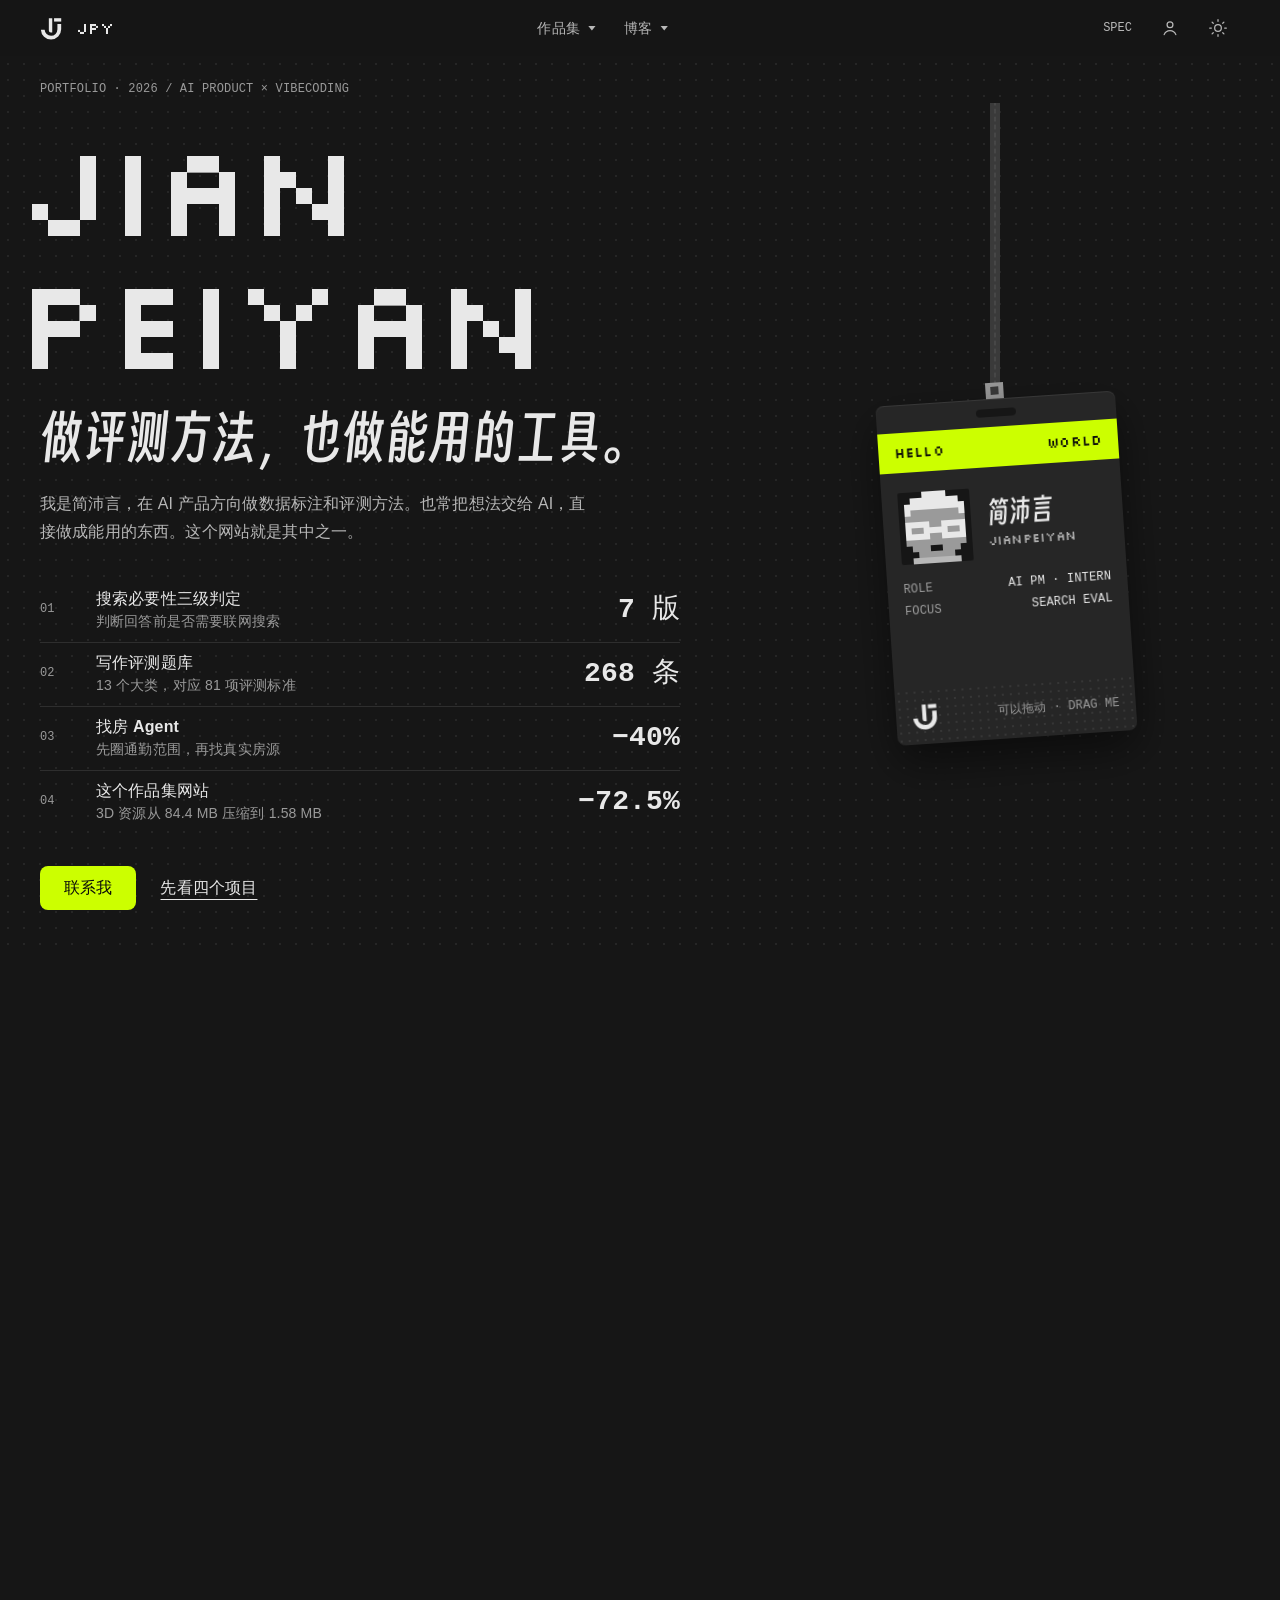
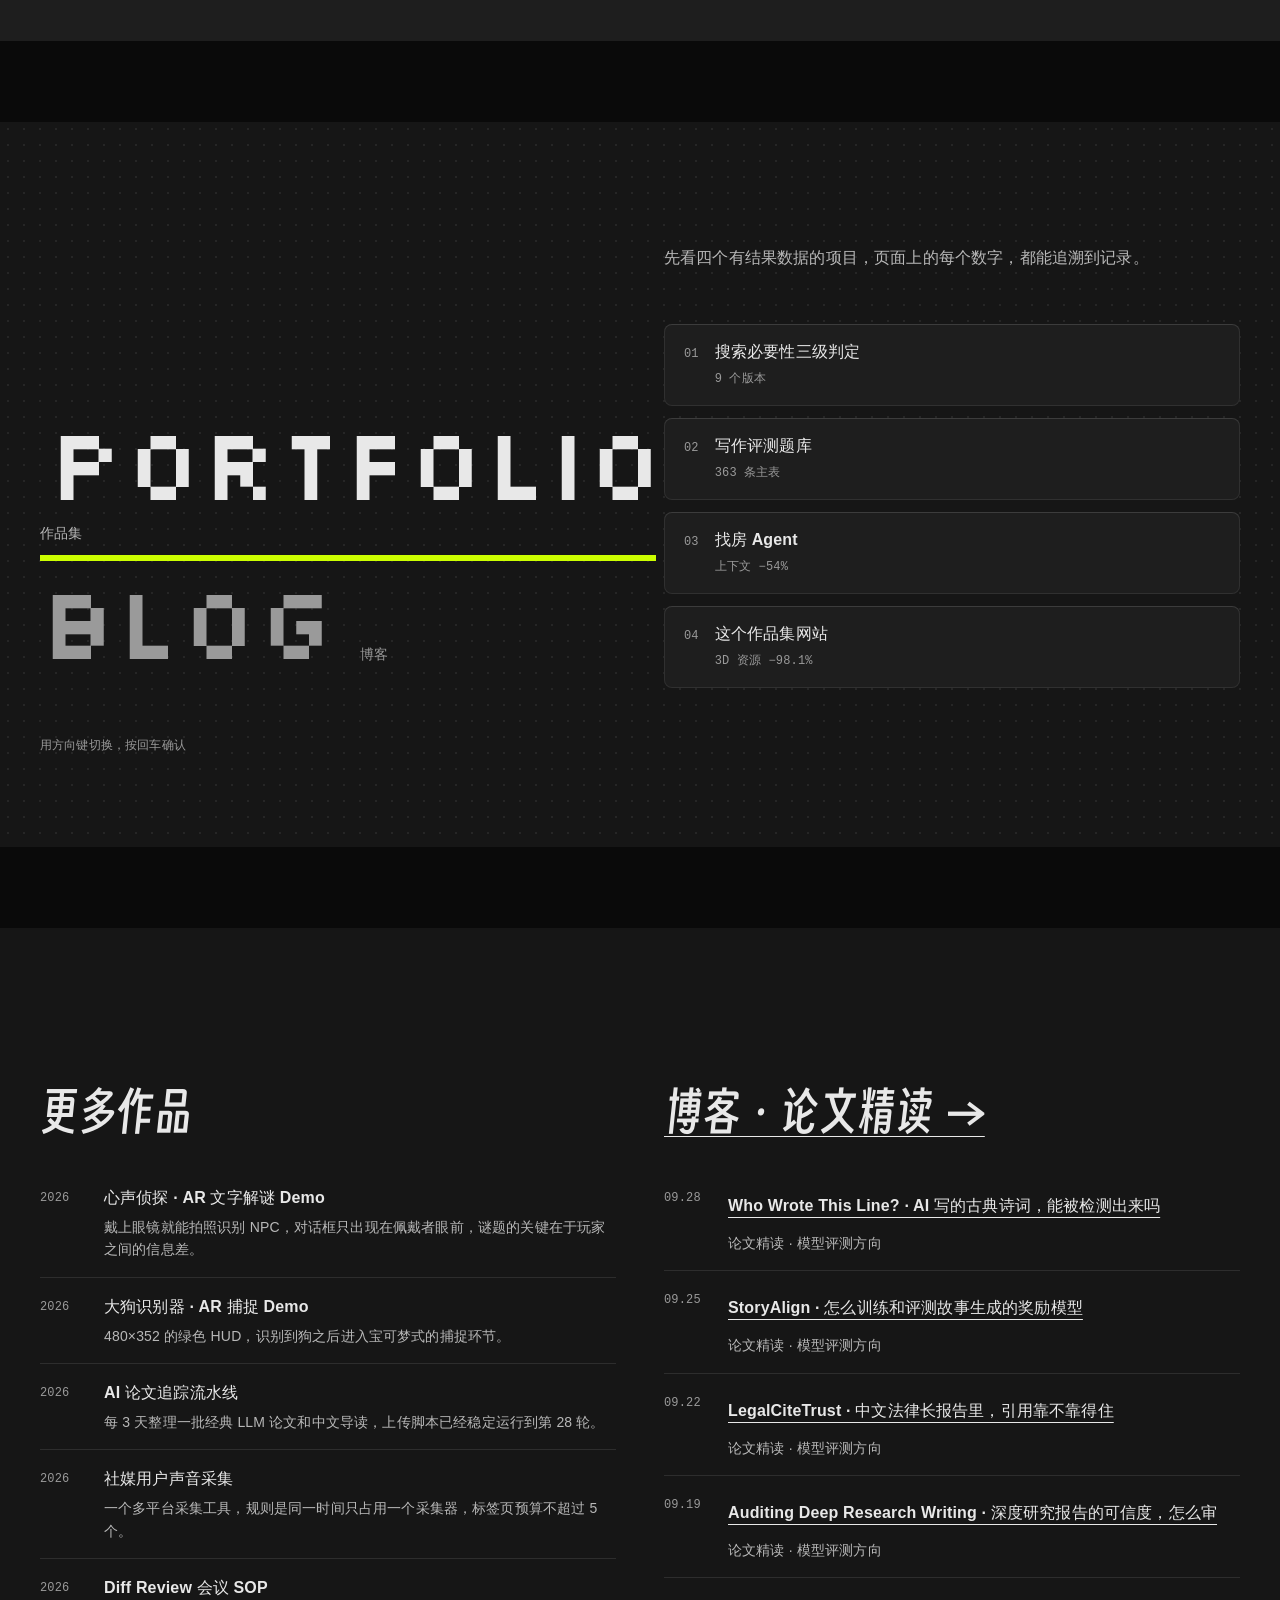
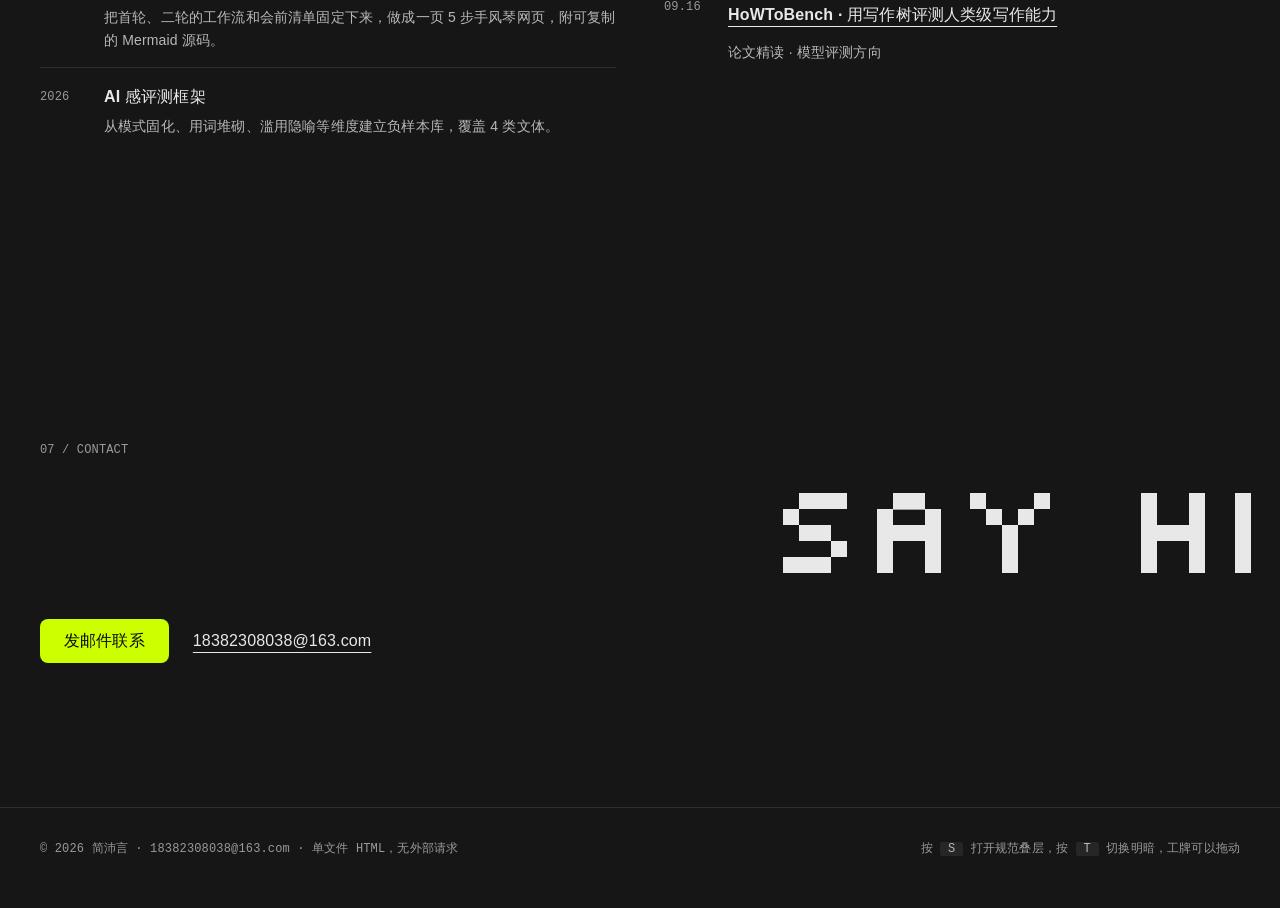
<file: index.html>
<!DOCTYPE html>
<html lang="zh-CN" data-theme="acid" data-scheme="ink">
<head>
<meta charset="UTF-8">
<meta name="viewport" content="width=device-width, initial-scale=1">
<title>简沛言 JIANPEIYAN · AI 产品作品集</title>
<meta name="description" content="简沛言的作品集：搜索评测、写作评测题库、找房 Agent，以及用 AI 一起完成的工程细节。">
<meta property="og:type" content="website">
<meta property="og:title" content="简沛言 JIANPEIYAN · AI 产品作品集">
<meta property="og:description" content="四个带结果数据的项目，外加一份真实的返工记录。">
<meta property="og:url" content="https://qqffgg888.github.io/jpy-portfolio-demo/">
<link rel="canonical" href="https://qqffgg888.github.io/jpy-portfolio-demo/">
<meta name="theme-color" content="#161616">
<script>
/* 首帧前定明度轴与开屏，避免闪白 */
(function(){var r=document.documentElement,q=location.search,s=null;
try{var m=q.match(/[?&]scheme=(light|ink)/);s=m?m[1]:localStorage.getItem('jpy-scheme');}catch(e){}
if(s==='light'||s==='ink')r.setAttribute('data-scheme',s);
r.classList.add('js');
var seen=false;try{seen=!!sessionStorage.getItem('jpy-intro');}catch(e){}
var rm=matchMedia('(prefers-reduced-motion: reduce)').matches;
if(!seen&&!rm&&!/[?&](shot|nointro)/.test(q))r.classList.add('intro','lock');
if(/[?&]shot/.test(q))r.classList.add('shot');})();
</script>
<style>
/* ============ 字体：本地文件，0 外链 ============ */
@font-face{font-family:"Silkscreen";src:url(fonts/Silkscreen-Regular.woff2) format("woff2");font-weight:400;font-display:swap}
@font-face{font-family:"Silkscreen";src:url(fonts/Silkscreen-Bold.woff2) format("woff2");font-weight:700;font-display:swap}
@font-face{font-family:"Smiley Sans";src:url(fonts/SmileySans-Oblique.woff2) format("woff2");font-weight:400;font-display:swap}

/* ============ L1 primitive（锁） ============ */
:root{
  --sp-1:4px;--sp-2:8px;--sp-3:12px;--sp-4:16px;--sp-5:24px;--sp-6:32px;--sp-7:48px;--sp-8:64px;
  --r-flat:2px;--r-ctl:8px;--r-pill:999px;              /* acid：8 / 999（无 16，强化硬朗）+ 全幅 2 */
  --ease:cubic-bezier(.22,.61,.36,1);
  --ease-strong:cubic-bezier(.7,0,.3,1);
  --ease-back:cubic-bezier(.175,.885,.32,1.275);          /* 回弹 ≤6% */
  --t-press:80ms;--t-fast:160ms;--t:240ms;--t-slow:380ms;--t-enter:1.05s;
  --fs-display:clamp(3rem,10vw,8.75rem);--lh-display:1;--ls-display:-.02em;
  --bleed:0px;                                            /* <1024 归零 */
  --pad:16px;--wrap-max:100%;
  --section-pad:clamp(5rem,16vh,10rem);
  --nav-h:56px;--tap-min:44px;--btn-h:44px;
  --font-zh-title:"Smiley Sans","PingFang SC","Microsoft YaHei","Noto Sans SC",sans-serif;
  --font-en-title:"Silkscreen","Smiley Sans","PingFang SC","Microsoft YaHei",sans-serif;
  --font-body:-apple-system,BlinkMacSystemFont,"Segoe UI",Roboto,"Helvetica Neue",Arial,"PingFang SC","Microsoft YaHei","Noto Sans SC",sans-serif;
  --font-mono:ui-monospace,SFMono-Regular,Menlo,Consolas,"PingFang SC","Microsoft YaHei",monospace;
  --lh-body:1.75;--fs-md:16px;--fw-display-en:450;
  --font-body-zh:"PingFang SC","Microsoft YaHei","Noto Sans SC",sans-serif;
  --font-body-en:-apple-system,BlinkMacSystemFont,"Segoe UI",Roboto,"Helvetica Neue",Arial,sans-serif;
  --border-w:0px;--dot-size:16px 16px;
  --persp:1200px;--tilt-max:6deg;--tilt-depth:28px;
  --parallax-1:.04;--parallax-2:.09;--parallax-3:.16;
  --lift-1:-2px;--lift-2:-6px;--lift-3:-12px;--img-dur:640ms;
  --grad-allow:bg display mask;--depth-source:glow parallax perspective;
  --btn-danger-bg:#a2514b;--btn-danger-fg:#ffffff;
  --ctl-h-sm:32px;--ctl-h-md:40px;--ctl-h-lg:48px;--field-h:40px;--card-pad:20px;--row-h:44px;
  --color-title:var(--color-text);
  --grad-title:linear-gradient(135deg,currentColor 0%,currentColor 100%);   /* acid 守无渐变：currentColor 伪渐变占位 */
}
/* ============ L2 alias：acid × light（纯白本格酸，全链路无渐变） ============ */
[data-theme="acid"][data-scheme="light"],[data-theme="acid"] [data-scheme="light"]{
  color-scheme:light;
  --color-bg:#ffffff;--color-surface:#ffffff;--color-surface-2:#efefec;
  --color-text:#0a0c09;--color-text-2:#3d423a;--color-text-3:#676D64;
  --color-brand-pop:#A6C91D;--on-pop:#0a0c09;--color-brand-pop-dim:#85A017;--color-brand-pop-text:#627906;
  --color-action-bg:#A6C91D;--color-action-fg:#0a0c09;
  --color-divider:rgba(10,12,9,.14);--color-focus:#0a0c09;
  --ring-soft:inset 0 0 0 1px rgba(14,20,6,.12);
  --shadow-card:0 1px 2px rgba(10,12,9,.06),0 8px 24px rgba(10,12,9,.08);
  --shadow-pop:0 1px 2px rgba(10,12,9,.08),0 18px 44px rgba(10,12,9,.13);
  --dot-page:radial-gradient(circle at center,rgba(10,12,9,.12) 1px,transparent 1.2px);--strap:#0a0c09;--strap-hi:rgba(255,255,255,.28);--clip:#676D64;
  --nav-bg:rgba(255,255,255,.88);--hover-bright:1.06;--flash:#ffffff;
}
/* ============ L2 alias：acid × ink（近黑三层 #161616 → #1e1e1e → #262626） ============ */
[data-theme="acid"][data-scheme="ink"],[data-theme="acid"] [data-scheme="ink"]{
  color-scheme:dark;
  --color-bg:#161616;--color-surface:#1e1e1e;--color-surface-2:#262626;
  --color-text:#E8E8E8;--color-text-2:#B8B8B8;--color-text-3:#9A9A9A;
  --color-brand-pop:#ccff00;--on-pop:#0a0c09;--color-brand-pop-dim:#99cc00;--color-brand-pop-text:#ccff00;
  --color-action-bg:#ccff00;--color-action-fg:#0a0c09;
  --color-divider:rgba(255,255,255,.10);--color-focus:#ccff00;
  --ring-soft:inset 0 0 0 1px rgba(255,255,255,.10);
  --shadow-card:inset 0 1px 0 rgba(255,255,255,.06),inset 0 0 0 1px rgba(255,255,255,.08);
  --shadow-pop:inset 0 1px 0 rgba(255,255,255,.08),0 18px 44px rgba(0,0,0,.50);
  --dot-page:radial-gradient(circle at center,rgba(255,255,255,.07) 1px,transparent 1.2px);--strap:#3a3a3a;--strap-hi:rgba(255,255,255,.14);--clip:#9A9A9A;
  --nav-bg:rgba(22,22,22,.86);--hover-bright:1.12;--flash:#ffffff;
}

/* ============ 基础 ============ */
*,*::before,*::after{box-sizing:border-box;margin:0;padding:0}
html{scroll-behavior:smooth;-webkit-text-size-adjust:100%}
html.lock{overflow:hidden}
body{min-width:320px;font-family:var(--font-body);font-size:var(--fs-md);line-height:var(--lh-body);background:var(--color-bg);color:var(--color-text);-webkit-font-smoothing:antialiased;transition:background-color var(--t) var(--ease),color var(--t) var(--ease);font-synthesis:none}
[data-scheme="ink"] body,[data-scheme="ink"] .ink-text{letter-spacing:.01em}
main{overflow-x:clip}
a{color:inherit;text-decoration:none}
img,svg{display:block;max-width:100%}
button{font:inherit;color:inherit;background:none;border:0;cursor:pointer}
ul,ol{list-style:none}
:focus-visible{outline:2px solid var(--color-focus);outline-offset:2px;border-radius:var(--r-flat)}
::selection{background:var(--color-brand-pop);color:var(--on-pop)}
.sr{position:absolute!important;width:1px;height:1px;overflow:hidden;clip:rect(0 0 0 0);white-space:nowrap}
.skip{position:fixed;left:16px;top:-80px;z-index:200;background:var(--color-action-bg);color:var(--color-action-fg);padding:8px 16px;border-radius:var(--r-ctl)}
.skip:focus{top:8px}

.px{font-family:var(--font-en-title);font-weight:400}
.zh-title{font-family:var(--font-zh-title);font-weight:400;font-synthesis:none}  /* 得意黑单字重：只靠字号/行高造重量 */
.mono{font-family:var(--font-mono)}
.wrap{width:100%;margin-inline:auto;padding-inline:16px}
.eyebrow{font-family:var(--font-mono);font-size:12px;line-height:1.5;color:var(--color-text-3);text-transform:uppercase}
.todo{display:inline-flex;align-items:center;min-height:24px;padding:0 12px;border-radius:var(--r-pill);background:var(--color-surface-2);color:var(--color-text-3);font-family:var(--font-mono);font-size:12px;line-height:1.5}

/* ============ 按钮：三种形态 · 禁描边 · 禁渐变 · 同屏实充 ≤1 ============ */
.btn{border:0;display:inline-flex;align-items:center;justify-content:center;gap:8px;min-height:var(--btn-h);padding:0 24px;border-radius:var(--r-ctl);font-size:16px;font-weight:600;line-height:1;transition:transform var(--t-fast) var(--ease-back),filter var(--t-fast) var(--ease)}
.btn-primary{background:var(--color-action-bg);color:var(--color-action-fg)}
.btn-primary:hover{filter:brightness(var(--hover-bright));transform:translateY(var(--lift-1))}
.btn-primary:active{transform:scale(.985);filter:brightness(.94);transition-duration:60ms}
.btn-text{border:0;display:inline-flex;align-items:center;gap:8px;min-height:var(--tap-min);color:var(--color-text);text-decoration:underline;text-decoration-thickness:1px;text-underline-offset:6px;transition:opacity var(--t-fast) var(--ease),transform var(--t-fast) var(--ease-back)}
.btn-text:hover{opacity:.72;transform:translateY(-1px)}
.btn-text:active{transform:scale(.985);transition-duration:60ms}
.ibtn{display:inline-grid;place-items:center;width:var(--tap-min);height:var(--tap-min);border-radius:var(--r-ctl);color:var(--color-text-2);transition:background-color var(--t-fast) var(--ease),color var(--t-fast) var(--ease),transform var(--t-fast) var(--ease-back)}
.ibtn:hover{background:var(--color-surface-2);color:var(--color-text)}
.ibtn:active{transform:scale(.94);transition-duration:60ms}
.ibtn svg{width:20px;height:20px;fill:none;stroke:currentColor;stroke-width:1.5;stroke-linecap:round;stroke-linejoin:round}
.tbtn{min-height:var(--tap-min);padding:0 12px;border-radius:var(--r-ctl);font-family:var(--font-mono);font-size:12px;color:var(--color-text-2);transition:background-color var(--t-fast) var(--ease),color var(--t-fast) var(--ease),transform var(--t-fast) var(--ease-back)}
.tbtn:hover{background:var(--color-surface-2);color:var(--color-text)}
.tbtn:active{transform:scale(.97);transition-duration:60ms}
.tbtn[aria-pressed="true"]{background:var(--color-text);color:var(--color-bg)}

/* ============ 开屏：LOGO 书写 → 纯白硬边窄带单次扫 → 上卷 ============ */
#intro{display:none}
.intro #intro{position:fixed;inset:0;z-index:100;display:grid;place-items:center;background:var(--color-bg);color:var(--color-text);clip-path:inset(0 0 0 0);transition:clip-path .9s var(--ease-strong)}
#intro.out{clip-path:inset(0 0 100% 0);pointer-events:none}
#intro.out.fast{transition-duration:.32s}
.intro-core{display:grid;justify-items:center;gap:24px}
.intro-logo{width:clamp(120px,18vw,176px);height:auto;color:var(--color-brand-pop);overflow:visible}
.intro-name{font-size:clamp(1rem,2.4vw,1.5rem);line-height:1;min-height:1em;color:var(--color-text)}
.intro-meta{position:absolute;left:24px;bottom:16px;font-size:12px;color:var(--color-text-3);line-height:44px}
.intro-skip{position:absolute;right:16px;bottom:16px;font-family:var(--font-mono);font-size:12px}

/* ============ 导航 ============ */
.nav{position:sticky;top:0;z-index:50;height:var(--nav-h);background:var(--nav-bg);-webkit-backdrop-filter:saturate(1.2) blur(12px);backdrop-filter:saturate(1.2) blur(12px)}
.nav-in{height:100%;display:flex;align-items:center;justify-content:space-between;gap:16px}
.brand{display:inline-flex;align-items:center;gap:12px;min-height:var(--tap-min);color:var(--color-text)}
.brand svg{width:24px;height:24px}
.brand .px{font-size:16px;line-height:1}
.links{display:none;gap:4px}
.links a{display:inline-flex;align-items:center;min-height:var(--tap-min);padding:0 12px;border-radius:var(--r-ctl);font-size:14px;color:var(--color-text-2);transition:color var(--t-fast) var(--ease),background-color var(--t-fast) var(--ease)}
.links a:hover{color:var(--color-text);background:var(--color-surface-2)}
.links a[aria-current="true"]{color:var(--color-text)}
.tools{display:flex;align-items:center;gap:4px}
.burger{display:inline-grid}
.drawer{display:none;position:absolute;left:0;right:0;top:var(--nav-h);background:var(--color-bg);padding:8px 16px 16px;box-shadow:var(--shadow-pop)}
.nav.open .drawer{display:grid}
.drawer a{display:flex;align-items:center;min-height:var(--tap-min);font-size:16px;color:var(--color-text-2)}

/* ============ 首屏 ============ */
.hero{position:relative;padding-block:32px 64px;background-image:var(--dot-page);background-size:var(--dot-size);background-position:0 calc(var(--sy,0px) * var(--parallax-1))}
.hero-grid{display:grid;gap:32px;align-items:center}
.kicker{margin-bottom:24px}
.bleed-box{container-type:inline-size}
.display{font-family:var(--font-en-title);font-weight:400;font-size:var(--fs-display);line-height:var(--lh-display);letter-spacing:var(--ls-display);color:var(--color-text);--safe:calc(16px - max(var(--pad),(100cqw - var(--wrap-max)) / 2 + var(--pad)));margin-left:max(var(--bleed),var(--safe))}
.dl-line{display:block;overflow:hidden;padding-bottom:.04em}
.dl-line span{display:inline-block}
.js .dl-line span{transform:translateY(105%)}
.ready .dl-line span{transform:none;transition:transform var(--t-enter) var(--ease-strong);transition-delay:calc(var(--i,0) * 40ms)}
.statement{margin-top:24px;font-size:clamp(1.75rem,4.2vw,3.5rem);line-height:1;color:var(--color-text);text-wrap:balance}
.lead{margin-top:24px;max-width:62ch;color:var(--color-text-2)}
.js .rise{opacity:0;transform:translateY(14px)}
.ready .rise{opacity:1;transform:none;transition:opacity var(--t-slow) var(--ease),transform var(--t-slow) var(--ease);transition-delay:calc(var(--i,0) * 50ms + 360ms)}
.core{margin-top:32px;max-width:640px}
.core li+li{box-shadow:inset 0 1px 0 var(--color-divider)}
.core a{display:grid;grid-template-columns:40px minmax(0,1fr) auto;align-items:center;gap:16px;min-height:64px;padding-block:8px;transition:transform var(--t-fast) var(--ease-back)}
.core a:hover{transform:translateX(4px)}
.core a:active{transform:translateX(4px) scale(.99);transition-duration:60ms}
.core .n{font-size:12px;color:var(--color-text-3)}
.core .t{display:block;font-weight:600;line-height:1.4}
.core .u{display:block;font-size:14px;color:var(--color-text-3);line-height:1.5}
.core .k{font-family:var(--font-mono);font-size:clamp(1.25rem,2.4vw,1.75rem);font-weight:700;line-height:1;color:var(--color-text);font-variant-numeric:tabular-nums;text-align:right;min-width:4.5ch}
.cta{margin-top:32px;display:flex;flex-wrap:wrap;align-items:center;gap:16px 24px}

/* 工牌舞台：Verlet 绳 + DOM 工牌 */
.stage{position:relative;height:480px;touch-action:pan-y;transform:translate3d(0,calc(var(--sy,0px) * var(--parallax-2)),0)}
.stage canvas{position:absolute;inset:0;width:100%;height:100%;pointer-events:none}
.badge{position:absolute;left:50%;top:48px;margin-left:-120px;width:240px;height:340px;border-radius:var(--r-ctl);background:var(--color-surface-2);box-shadow:var(--shadow-pop);transform-origin:50% 0;cursor:grab;touch-action:none;user-select:none;-webkit-user-select:none;overflow:hidden;display:flex;flex-direction:column}
.js .badge{left:0;top:0;margin:0;will-change:transform}
.badge.grab{cursor:grabbing}
.badge-slot{position:absolute;left:50%;top:10px;width:40px;height:8px;margin-left:-20px;border-radius:var(--r-pill);background:var(--color-bg)}
.badge-band{margin-top:28px;height:40px;display:flex;align-items:center;justify-content:space-between;padding:0 16px;background:var(--color-brand-pop);color:var(--on-pop);font-size:14px;line-height:1}
.badge-main{display:flex;gap:16px;align-items:center;padding:20px 16px 12px}
.avatar{width:72px;height:72px;flex:none;border-radius:var(--r-flat);background:var(--color-bg);shape-rendering:crispEdges}
.badge-zh{font-family:var(--font-zh-title);font-size:28px;line-height:1}
.badge-en{margin-top:8px;font-size:12px;line-height:1;color:var(--color-text-2)}
.badge-meta{padding:4px 16px 0;display:grid;gap:4px;font-size:12px;line-height:1.5}
.badge-meta div{display:flex;justify-content:space-between;gap:8px}
.badge-meta dt{color:var(--color-text-3)}
.badge-foot{margin-top:auto;height:56px;display:flex;align-items:center;justify-content:space-between;padding:0 16px;background-image:var(--dot-page);background-size:8px 8px}
.badge-foot svg{width:28px;height:28px;color:var(--color-text)}
.badge-foot span{font-size:12px;color:var(--color-text-3)}

/* ============ 通用区块 ============ */
.section{position:relative;padding-block:var(--section-pad)}
.sec-head{display:grid;gap:16px;margin-bottom:64px}
.sec-head h2{font-size:clamp(2.25rem,5.2vw,4.5rem);line-height:.98}
.sec-head p{max-width:62ch;color:var(--color-text-2)}
.js .reveal{opacity:0;transform:translateY(14px);transition:opacity var(--t-slow) var(--ease),transform var(--t-slow) var(--ease);transition-delay:calc(var(--i,0) * 50ms)}
.js .reveal.in{opacity:1;transform:none}

/* 项目：同一证据模板 */
.proj+.proj{margin-top:clamp(5rem,12vh,8rem)}
.proj-grid{display:grid;gap:32px}
.proj-head{display:grid;grid-template-columns:auto minmax(0,1fr);gap:8px 20px;align-items:end;margin-bottom:32px}
.pnum{font-size:clamp(3rem,7vw,6rem);line-height:.9;color:var(--color-text);transform:translate3d(0,var(--py,0px),0)}
.proj-head h3{font-size:clamp(1.75rem,3.2vw,2.5rem);line-height:1}
.tags{display:flex;flex-wrap:wrap;gap:8px;grid-column:1 / -1}
.tags li{min-height:24px;display:inline-flex;align-items:center;padding:0 12px;border-radius:var(--r-pill);background:var(--color-surface-2);font-family:var(--font-mono);font-size:12px;color:var(--color-text-2)}
.star{display:grid;gap:24px}
.star>div{display:grid;gap:4px}
.star dt{font-family:var(--font-mono);font-size:12px;color:var(--color-text-3)}
.star dd{max-width:62ch;color:var(--color-text-2)}
.star dd b{font-family:var(--font-mono);color:var(--color-text);font-variant-numeric:tabular-nums}
.star .res dd{color:var(--color-text)}
.star .res .todo{margin-top:8px}
.viz{position:relative;padding:24px;border-radius:var(--r-ctl);background:var(--color-surface-2);box-shadow:var(--ring-soft);transform:perspective(var(--persp)) rotateX(var(--rx,0deg)) rotateY(var(--ry,0deg));transition:transform var(--t-fast) var(--ease)}
.viz figcaption{margin-top:16px;font-family:var(--font-mono);font-size:12px;color:var(--color-text-3)}
.viz svg{width:100%;height:auto;overflow:visible}
.vz-node{fill:var(--color-surface)}
.vz-pop{fill:var(--color-brand-pop)}
.vz-line{fill:none;stroke:var(--color-text-3);stroke-width:1.4}
.vz-m{font-family:var(--font-mono);font-size:13px;fill:var(--color-text-3)}
.vz-z{font-family:var(--font-body);font-size:17px;font-weight:600;fill:var(--color-text)}
.vz-z2{font-family:var(--font-body);font-size:14px;fill:var(--color-text-2)}
.vz-on{fill:var(--on-pop)}
.vz-dot{fill:var(--color-text-3)}
.vz-dot.last{fill:var(--color-text)}
.bars{display:grid;gap:24px}
.bgroup{display:grid;gap:8px}
.bt{font-size:12px;color:var(--color-text-3)}
.brow{display:grid;grid-template-columns:minmax(0,1fr) auto;gap:4px 16px;align-items:center}
.brow span{font-size:14px;color:var(--color-text-2)}
.brow b{font-family:var(--font-mono);font-size:14px;font-variant-numeric:tabular-nums;grid-row:1;grid-column:2}
.bar{grid-column:1 / -1;height:12px;border-radius:var(--r-flat);background:var(--color-surface)}
.bar i{display:block;height:100%;min-width:4px;border-radius:var(--r-flat);background:var(--color-text-3);width:var(--w)}
.bar i.hi{background:var(--color-text)}
.bar i.pop{background:var(--color-brand-pop)}
.js .bars .bar i{width:0;transition:width .9s var(--ease-strong)}
.js .bars.in .bar i{width:var(--w)}

/* 细节账本 */
.ledger-grid{display:grid;gap:48px}
.specimen{display:grid;gap:16px;align-content:start}
.spec-box{padding:32px;border-radius:var(--r-ctl);background:var(--color-surface-2);box-shadow:var(--ring-soft);transform:perspective(var(--persp)) rotateX(var(--rx,0deg)) rotateY(var(--ry,0deg));transition:transform var(--t-fast) var(--ease)}
.spec-box svg{width:100%;max-width:360px;margin-inline:auto;color:var(--color-text);overflow:visible}
.cons{visibility:hidden;opacity:0;transition:opacity var(--t) var(--ease),visibility 0s linear var(--t)}
.cons.show{visibility:visible;opacity:1;transition:opacity var(--t) var(--ease)}
.c-c,.c-l{fill:none;stroke:var(--color-text-3);stroke-width:.35;stroke-dasharray:1.2 1.2}
.c-pts circle{fill:var(--color-brand-pop)}
.c-t{font-family:var(--font-mono);font-size:3.6px;fill:var(--color-text-2);paint-order:stroke;stroke:var(--color-surface-2);stroke-width:1.2px;stroke-linejoin:round}
.spec-ctl{display:flex;flex-wrap:wrap;gap:8px 16px;align-items:center}
.code{padding:16px;border-radius:var(--r-ctl);background:var(--color-surface-2);font-family:var(--font-mono);font-size:12px;line-height:1.6;color:var(--color-text-2);overflow-x:auto;white-space:pre}
.code b{color:var(--color-text);font-weight:600}
.lg-list{display:grid}
.lg{display:grid;grid-template-columns:48px minmax(0,1fr);gap:8px 16px;padding-block:24px}
.lg+.lg{box-shadow:inset 0 1px 0 var(--color-divider)}
.lg-n{font-size:12px;color:var(--color-text-3);padding-top:4px}
.lg h3{font-size:18px;font-weight:600;line-height:1.4}
.lg p{margin-top:4px;max-width:62ch;color:var(--color-text-2)}
.lg .lg-how{font-size:12px;color:var(--color-text-3);margin-top:8px}
.delta{grid-column:2;display:flex;flex-wrap:wrap;align-items:baseline;gap:8px;font-family:var(--font-mono);font-variant-numeric:tabular-nums}
.delta s{color:var(--color-text-3);text-decoration-thickness:1px}
.delta i{font-style:normal;color:var(--color-text-3)}
.delta b{font-size:20px;color:var(--color-text)}

/* 工作流 */
.flow-track{display:none;position:relative;height:2px;margin-bottom:32px;background:var(--color-divider)}
.flow-dot{position:absolute;top:-3px;left:0;width:8px;height:8px;border-radius:var(--r-pill);background:var(--color-brand-pop);animation:travel 6s linear infinite}
@keyframes travel{from{transform:translateX(0)}to{transform:translateX(calc(var(--track-w,800px) - 8px))}}
.flow-steps{display:grid;gap:32px;counter-reset:s}
.flow-steps li{display:grid;gap:8px;align-content:start}
.fs-n{font-size:40px;line-height:1;color:var(--color-text)}
.flow-steps h3{font-family:var(--font-zh-title);font-weight:400;font-size:28px;line-height:1}
.flow-steps p{color:var(--color-text-2);font-size:16px}
.flow-steps .fs-m{font-size:12px;color:var(--color-text-3)}
.flow-loop{margin-top:48px;display:flex;align-items:center;gap:12px;font-size:14px;color:var(--color-text-2)}
.flow-loop svg{width:48px;height:24px;fill:none;stroke:currentColor;stroke-width:2;stroke-linecap:round}

/* 选择页：局部 ink 明度轴 + 电影黑边 */
.cinema{position:relative;background:var(--color-bg);color:var(--color-text);background-image:var(--dot-page);background-size:16px 16px}
.lb{height:9vh;min-height:40px;background:#0a0a0a}
.sel-in{padding-block:clamp(3rem,10vh,6rem)}
.sel-grid{display:grid;gap:48px;margin-top:32px}
.sel-list{display:grid;gap:8px;outline-offset:8px}
.sel-list li{position:relative;display:block;cursor:pointer}
.sel-list a{display:flex;flex-wrap:wrap;align-items:baseline;gap:8px 24px;padding-bottom:16px}
.sel-list .px{font-size:clamp(2.5rem,8vw,6.5rem);line-height:1;color:var(--color-text-3);transition:color var(--t-fast) var(--ease),transform var(--t) var(--ease-strong)}
.sel-list .zh{font-size:14px;color:var(--color-text-3);transition:color var(--t-fast) var(--ease)}
.sel-list li:hover .px{color:var(--color-text-2)}
.sel-list li[aria-selected="true"] .px{color:var(--color-text);transform:translateX(8px)}
.sel-list li[aria-selected="true"] .zh{color:var(--color-text-2)}
.band{position:absolute;left:0;bottom:0;height:6px;width:100%;background:var(--color-brand-pop);transform:scaleX(0);transform-origin:left;transition:transform .32s var(--ease-strong)}
li[aria-selected="true"] .band{transform:scaleX(1)}
.sel-desc{max-width:62ch;color:var(--color-text-2);min-height:3.5em;transition:opacity var(--t-fast) var(--ease),filter var(--t-fast) var(--ease)}
.sel-desc.swap{opacity:0;filter:blur(4px)}
.sel-cards{display:grid;gap:12px;margin-top:24px}
.scard{display:grid;grid-template-columns:auto minmax(0,1fr);gap:4px 16px;padding:16px 20px;border-radius:var(--r-ctl);background:var(--color-surface);box-shadow:var(--shadow-card);transition:transform var(--t-fast) var(--ease-back),opacity var(--t) var(--ease),background-color var(--t-fast) var(--ease)}
.scard:hover{transform:translateY(var(--lift-1));background:var(--color-surface-2)}
.scard:active{transform:scale(.985);transition-duration:60ms}
.scard .sn{font-family:var(--font-mono);font-size:12px;color:var(--color-text-3);padding-top:4px}
.scard .st{font-weight:600;line-height:1.5}
.scard .sm{grid-column:2;font-family:var(--font-mono);font-size:12px;color:var(--color-text-3)}
.scard.leave{opacity:0;transform:translateY(12px)}
.scard.enter{opacity:0;transform:translateY(-12px)}
.sel-hint{margin-top:48px;font-size:12px;color:var(--color-text-3)}
#flash{position:fixed;inset:0;z-index:90;background:var(--flash);opacity:0;pointer-events:none;transition:opacity var(--t-slow) var(--ease)}
#flash.on{opacity:.9;transition-duration:.1s}

/* 更多 */
.more-grid{display:grid;gap:64px}
.more-grid h2{font-size:clamp(2rem,4vw,3rem);line-height:1;margin:16px 0 32px}
.mlist li{display:grid;grid-template-columns:48px minmax(0,1fr);gap:4px 16px;padding-block:16px}
.mlist li+li{box-shadow:inset 0 1px 0 var(--color-divider)}
.mlist .y{font-family:var(--font-mono);font-size:12px;color:var(--color-text-3);padding-top:4px}
.mlist b{font-weight:600}
.mlist span.d{grid-column:2;color:var(--color-text-2);font-size:14px;line-height:1.6}
.mlist .todo{grid-column:2;justify-self:start}

/* 联系 */
.contact .display{margin-left:0;margin-right:max(var(--bleed),var(--safe));text-align:right}
.contact .statement{max-width:18em}
.footer{padding-block:32px 48px;box-shadow:inset 0 1px 0 var(--color-divider)}
.foot-in{display:grid;gap:16px;font-family:var(--font-mono);font-size:12px;color:var(--color-text-3)}
.foot-in kbd{font-family:var(--font-mono);padding:0 8px;border-radius:var(--r-flat);background:var(--color-surface-2);color:var(--color-text-2)}


/* ============ 02 找房 Agent 案例 ============ */
.rh-grid{display:grid;gap:32px}
.rh-map{position:relative;padding:16px;border-radius:var(--r-ctl);background:var(--color-surface-2);box-shadow:var(--ring-soft)}
.rh-map canvas{display:block;width:100%;aspect-ratio:1/1;border-radius:var(--r-flat)}
.rh-map figcaption{margin-top:12px;font-family:var(--font-mono);font-size:12px;color:var(--color-text-3)}
.rh-side{display:grid;gap:24px;align-content:start}
.rh-q{font-family:var(--font-zh-title);font-size:clamp(1.5rem,2.6vw,2rem);line-height:1.05}
.rh-range{display:grid;gap:8px}
.rh-range label{display:flex;justify-content:space-between;align-items:baseline;font-size:14px;color:var(--color-text-2)}
.rh-range output{font-family:var(--font-mono);font-size:28px;line-height:1;color:var(--color-text);font-variant-numeric:tabular-nums}
.rh-range input{width:100%;height:var(--tap-min);accent-color:var(--color-text);cursor:pointer}
.rh-read{display:grid;grid-template-columns:repeat(2,minmax(0,1fr));gap:16px}
.rh-read div{display:grid;gap:4px}
.rh-read dt{font-family:var(--font-mono);font-size:12px;color:var(--color-text-3)}
.rh-read dd{font-family:var(--font-mono);font-size:24px;line-height:1.1;color:var(--color-text);font-variant-numeric:tabular-nums}
.rh-note{font-size:14px;line-height:1.6;color:var(--color-text-2);max-width:62ch}
.rh-sub{margin:clamp(4rem,10vh,6rem) 0 24px;display:grid;gap:8px}
.rh-sub h3{font-size:clamp(1.5rem,3vw,2.25rem);line-height:1}
.rh-sub p{max-width:62ch;color:var(--color-text-2)}
.layers{display:grid;gap:8px}
.layer{display:grid;grid-template-columns:48px minmax(0,1fr);gap:4px 16px;padding:16px 20px;border-radius:var(--r-ctl);background:var(--color-surface);box-shadow:var(--ring-soft)}
.layer b{font-weight:600}
.layer .ln{font-size:14px;color:var(--color-text-3);padding-top:2px}
.layer p{grid-column:2;font-size:14px;line-height:1.6;color:var(--color-text-2)}
.tracks{grid-column:1 / -1;display:grid;gap:8px;margin-top:12px}
.track{display:grid;grid-template-columns:32px minmax(0,1fr) auto;align-items:center;gap:12px;min-height:56px;padding:8px 12px;border-radius:var(--r-ctl);background:var(--color-surface-2);transition:background-color var(--t) var(--ease),color var(--t) var(--ease),opacity var(--t) var(--ease)}
.track .tk{font-size:16px}
.track .tt{font-size:14px;line-height:1.5}
.track .tt small{display:block;font-size:12px;color:var(--color-text-3)}
.track .ts{font-family:var(--font-mono);font-size:12px;padding:0 10px;min-height:24px;display:inline-flex;align-items:center;border-radius:var(--r-pill);background:var(--color-bg);color:var(--color-text-2)}
.track.on{background:var(--color-text);color:var(--color-bg)}
.track.on .tt small{color:var(--color-bg);opacity:.72}
.track.on .ts{background:var(--color-bg);color:var(--color-text)}
.track.down{opacity:.45}
.track.down .tt{text-decoration:line-through;text-decoration-thickness:1px}
.track.wait .ts{box-shadow:inset 0 0 0 1px var(--color-divider)}
.faults{display:flex;flex-wrap:wrap;gap:8px;margin-top:16px}
.rh-out{margin-top:16px;font-size:14px;line-height:1.6;color:var(--color-text-2);min-height:3.2em}
.rh-out b{color:var(--color-text)}
.nos{display:grid;gap:0}
.no{display:grid;grid-template-columns:48px minmax(0,1fr);gap:4px 16px;padding-block:20px}
.no+.no{box-shadow:inset 0 1px 0 var(--color-divider)}
.no .lg-n{padding-top:4px}
.no h4{font-size:17px;font-weight:600;line-height:1.4}
.no p{grid-column:2;font-size:14px;line-height:1.6;color:var(--color-text-2);max-width:62ch}
.no .delta{margin-top:4px}
.rh-open{display:flex;flex-wrap:wrap;gap:8px;margin-top:16px}
@media (min-width:1024px){
  .rh-grid{grid-template-columns:minmax(0,7fr) minmax(0,5fr);gap:48px;align-items:start}
  .rh-grid.b{grid-template-columns:minmax(0,6fr) minmax(0,6fr)}
}


/* ---- 导航菜单：作品 / 博客，悬停展开（下拉菜单 Dropdown） ---- */
.menu{position:relative}
.menu-btn{display:inline-flex;align-items:center;gap:8px;min-height:var(--tap-min);padding:0 12px;border-radius:var(--r-ctl);font-size:14px;color:var(--color-text-2);text-decoration:none;transition:background-color var(--t-fast) var(--ease),color var(--t-fast) var(--ease)}
.menu-btn::after{content:"";width:8px;height:5px;background:currentColor;clip-path:polygon(0 0,100% 0,50% 100%);transition:transform var(--t-fast) var(--ease-back)}
.menu:hover .menu-btn,.menu:focus-within .menu-btn{background:var(--color-surface-2);color:var(--color-text)}
.menu:hover .menu-btn::after,.menu:focus-within .menu-btn::after{transform:rotate(180deg)}
.menu-pop{position:absolute;top:100%;left:0;z-index:70;width:max-content;min-width:260px;max-width:min(380px,calc(100vw - 32px));padding:8px;display:grid;gap:2px;border-radius:var(--r-ctl);background:var(--color-surface);box-shadow:var(--shadow-pop);opacity:0;visibility:hidden;transform:translateY(-4px);transition:opacity var(--t-fast) var(--ease),transform var(--t-fast) var(--ease),visibility 0s linear var(--t-fast)}
.menu:hover .menu-pop,.menu:focus-within .menu-pop{opacity:1;visibility:visible;transform:none;transition-delay:0s}
.menu:last-child .menu-pop{left:auto;right:0}
.menu .menu-pop a{display:grid;gap:2px;min-height:44px;padding:8px 12px;border-radius:var(--r-ctl);background:none;font-size:14px;line-height:1.4;color:var(--color-text);text-decoration:none;transition:background-color var(--t-fast) var(--ease)}
.menu .menu-pop a small{font-family:var(--font-mono);font-size:12px;color:var(--color-text-3)}
.menu .menu-pop a:hover{background:var(--color-surface-2)}
.menu .menu-pop a[aria-current="page"]{background:var(--color-text);color:var(--color-bg)}
.menu .menu-pop a[aria-current="page"] small{color:inherit;opacity:.72}
.menu-pop::before{content:"";position:absolute;left:0;right:0;top:-8px;height:8px}
/* ============ 人生日志（CHANGELOG 时间线） ============ */
.xp-line{display:grid}
.xp-item{position:relative;padding:0 0 8px 36px}
.xp-item::before{content:"";position:absolute;left:9px;top:34px;bottom:-10px;width:2px;background:var(--color-divider)}
.xp-item:last-child::before{display:none}
.xp-node{position:absolute;left:4px;top:18px;width:12px;height:12px;border-radius:var(--r-flat);background:var(--color-text-3)}
.xp-item.is-head .xp-node{background:var(--color-text)}
.xp-head{display:grid;grid-template-columns:auto auto minmax(0,1fr) auto;align-items:center;gap:4px 16px;width:100%;min-height:56px;padding:12px 16px;border:0;border-radius:var(--r-ctl);background:none;color:var(--color-text);font:inherit;text-align:left;cursor:pointer;transition:background-color var(--t-fast) var(--ease)}
.xp-head:hover{background:var(--color-surface-2)}
.xp-head:active{transform:scale(.995)}
.xp-tag{font-size:12px;color:var(--color-text-3);white-space:nowrap}
.xp-item.is-head .xp-tag{background:var(--color-brand-pop);color:var(--on-pop);padding:3px 12px;border-radius:var(--r-pill)}
.xp-period{font-family:var(--font-mono);font-size:13px;color:var(--color-text-3);white-space:nowrap}
.xp-org{font-family:var(--font-zh-title);font-weight:400;font-size:clamp(1.25rem,2.4vw,1.625rem);line-height:1.15}
.xp-chev{width:20px;height:20px;fill:none;stroke:currentColor;stroke-width:1.5;stroke-linecap:round;stroke-linejoin:round;color:var(--color-text-2);transition:transform var(--t) var(--ease)}
.xp-item.open .xp-chev{transform:rotate(180deg)}
.xp-role{grid-column:2 / 5;font-size:15px;color:var(--color-text-2)}
.xp-body{display:grid;grid-template-rows:0fr;transition:grid-template-rows var(--t) var(--ease)}
.xp-item.open .xp-body{grid-template-rows:1fr}
.xp-body>div{overflow:hidden}
.xp-body p{max-width:62ch;padding-top:6px;color:var(--color-text-2)}
.xp-chips{display:flex;flex-wrap:wrap;gap:6px;padding:12px 0 18px;list-style:none}
.xp-chips li{font-family:var(--font-mono);font-size:12px;padding:3px 10px;border-radius:var(--r-pill);background:var(--color-surface-2);color:var(--color-text-2)}
.xp-slash{display:flex;flex-wrap:wrap;gap:8px;margin-top:48px;align-items:center}
.xp-slash .sl{font-size:14px;color:var(--color-text-2);padding:6px 14px;border-radius:var(--r-pill);background:var(--color-surface-2);transition:transform var(--t-fast) var(--ease-back)}
.xp-slash .sl:hover{transform:translateY(var(--lift-1))}
.xp-tools{margin-top:16px;font-family:var(--font-mono);font-size:12px;color:var(--color-text-3)}
@media (prefers-reduced-motion:reduce){.xp-chev{transition:none}}

/* ============ SPEC 叠层（按 S） ============ */
.hud{display:none}
body.spec .hud{display:grid;position:fixed;left:16px;bottom:16px;z-index:80;min-width:248px;gap:4px;padding:12px 16px;border-radius:var(--r-ctl);background:var(--color-surface);box-shadow:var(--shadow-pop);font-family:var(--font-mono);font-size:12px;line-height:1.6;color:var(--color-text-2)}
.hud b{color:var(--color-text);font-weight:600}
.hud .row{display:flex;justify-content:space-between;gap:16px}
.hud .over{color:#ff5c5c}
body.spec [data-spec]{position:relative;outline:1px dashed var(--color-brand-pop-dim);outline-offset:-1px}
body.spec [data-spec]::after{content:attr(data-spec);position:absolute;right:0;top:0;z-index:5;padding:2px 8px;border-radius:var(--r-flat);background:var(--color-text);color:var(--color-bg);font:400 12px/1.5 var(--font-mono);white-space:nowrap;pointer-events:none;letter-spacing:0}

/* ============ 断点：mobile-first，只写 min-width ============ */
@media (min-width:768px){
  :root{--pad:24px}
  .wrap{padding-inline:24px}
  .stage{height:560px}
  .proj-head{margin-bottom:40px}
  .more-grid{grid-template-columns:repeat(2,minmax(0,1fr));gap:48px}
  .sel-cards{grid-template-columns:repeat(3,minmax(0,1fr))}
  .scard{grid-template-columns:minmax(0,1fr)}
  .scard .sm{grid-column:1}
  .flow-steps{grid-template-columns:repeat(2,minmax(0,1fr))}
  .foot-in{grid-template-columns:1fr auto}
}
@media (min-width:1024px){
  :root{--bleed:clamp(-7rem,-5vw,-1rem)}          /* MIN 必须 ≤ MAX */
  :root{--pad:32px;--wrap-max:1264px}
  .wrap{max-width:1264px;padding-inline:32px}
  .links{display:flex}
  .burger{display:none}
  .hero{min-height:calc(100dvh - var(--nav-h));display:grid;align-items:center;padding-block:24px 48px}
  .hero-grid{grid-template-columns:minmax(0,7fr) minmax(0,5fr);gap:24px}
  .stage{height:min(760px,calc(100dvh - var(--nav-h) - 24px));margin-top:-24px}
  .proj-grid{grid-template-columns:minmax(0,6fr) minmax(0,5fr);gap:48px;align-items:start}
  .proj.alt .viz{order:-1}
  .ledger-grid{grid-template-columns:minmax(0,5fr) minmax(0,7fr);gap:64px;align-items:start}
  .specimen{position:sticky;top:calc(var(--nav-h) + 32px)}
  .flow-track{display:block}
  .flow-steps{grid-template-columns:repeat(5,minmax(0,1fr));gap:24px}
  .sel-grid{grid-template-columns:minmax(0,6fr) minmax(0,6fr);align-items:end}
  .sel-cards{grid-template-columns:minmax(0,1fr)}
  .scard{grid-template-columns:auto minmax(0,1fr)}
  .scard .sm{grid-column:2}
}
@media (min-width:1440px){
  :root{--pad:40px;--wrap-max:1400px}
  .wrap{max-width:1400px;padding-inline:40px}
}
@media (min-width:1920px){:root{--wrap-max:1520px}.wrap{max-width:1520px}}

/* ============ 降级 ============ */
@media (prefers-reduced-motion:reduce){
  html{scroll-behavior:auto}
  *,*::before,*::after{animation:none!important;transition-duration:.01ms!important;transition-delay:0ms!important}
  .js .rise,.js .reveal,.js .dl-line span{opacity:1!important;transform:none!important}
  .js .bars .bar i{width:var(--w)!important}
}
.shot .js .rise,.shot .rise,.shot .reveal,.shot .dl-line span{opacity:1!important;transform:none!important;transition:none!important}
.shot .bars .bar i{width:var(--w)!important;transition:none!important}
@media (prefers-contrast:more){
  :root{--color-text-2:var(--color-text)}
}
@media (forced-colors:active){
  .viz,.spec-box,.scard,.badge{border:1px solid CanvasText}
  .btn-primary,.band,.badge-band{forced-color-adjust:none}
}
</style>
</head>
<body>
<a class="skip" href="#works">跳到项目</a>

<!-- 共享 LOGO 符号（几何真源 icon/paths.json · 竖笔为单条闭合路径） -->
<svg width="0" height="0" style="position:absolute" aria-hidden="true" focusable="false">
  <symbol id="logo" viewBox="0 0 100 100">
    <path d="M 36.82 9.16 L 51.00 9.16 L 51.00 67.83 A 1.35 1.35 0 0 1 49.65 69.18 L 45.26 69.18 A 8.44 8.44 0 0 1 36.82 60.74 Z" fill="currentColor"/>
    <path d="M 80.40 32.98 L 80.40 55.69 A 34.42 34.42 0 0 1 45.98 90.11 A 34.42 34.42 0 0 1 11.59 57.17" fill="none" stroke="currentColor" stroke-width="15.69"/>
    <path d="M 58.64 16.18 L 88.38 16.18" fill="none" stroke="currentColor" stroke-width="14.04"/>
  </symbol>
</svg>

<!-- ============ 开屏（深色电影层，局部 ink） ============ -->
<div id="intro" data-scheme="ink" aria-hidden="true">
  <div class="intro-core">
    <svg class="intro-logo" viewBox="0 0 100 100">
      <defs>
        <mask id="im-stem" maskUnits="userSpaceOnUse" x="0" y="0" width="100" height="100"><rect class="m-stem" x="30" y="9.16" width="30" height="0" fill="#fff"/></mask>
        <mask id="im-all" maskUnits="userSpaceOnUse" x="-20" y="-20" width="140" height="140">
          <path d="M 36.82 9.16 L 51.00 9.16 L 51.00 67.83 A 1.35 1.35 0 0 1 49.65 69.18 L 45.26 69.18 A 8.44 8.44 0 0 1 36.82 60.74 Z" fill="#fff"/>
          <path d="M 80.40 32.98 L 80.40 55.69 A 34.42 34.42 0 0 1 45.98 90.11 A 34.42 34.42 0 0 1 11.59 57.17" fill="none" stroke="#fff" stroke-width="15.69"/>
          <path d="M 58.64 16.18 L 88.38 16.18" fill="none" stroke="#fff" stroke-width="14.04"/>
        </mask>
      </defs>
      <path class="p-stem" d="M 36.82 9.16 L 51.00 9.16 L 51.00 67.83 A 1.35 1.35 0 0 1 49.65 69.18 L 45.26 69.18 A 8.44 8.44 0 0 1 36.82 60.74 Z" fill="currentColor" mask="url(#im-stem)"/>
      <path class="p-arc" d="M 80.40 32.98 L 80.40 55.69 A 34.42 34.42 0 0 1 45.98 90.11 A 34.42 34.42 0 0 1 11.59 57.17" fill="none" stroke="currentColor" stroke-width="15.69" pathLength="1" stroke-dasharray="1 1" stroke-dashoffset="1"/>
      <path class="p-fold" d="M 58.64 16.18 L 88.38 16.18" fill="none" stroke="currentColor" stroke-width="14.04" pathLength="1" stroke-dasharray="1 1" stroke-dashoffset="1"/>
      <g mask="url(#im-all)"><g class="sweep" transform="translate(-90 -90)"><rect x="-8.25" y="-100" width="16.5" height="200" fill="#fff" transform="translate(50 50) rotate(45)"/></g></g>
    </svg>
    <p class="intro-name px" id="introName"></p>
  </div>
  <p class="intro-meta"><span id="introPct">000</span> / LOADING</p>
  <button class="intro-skip btn-text" id="introSkip" type="button">SKIP</button>
</div>

<header class="nav" id="nav">
  <div class="wrap nav-in">
    <a class="brand" href="#top" aria-label="简沛言 · 回到顶部" data-spec="--nav-h 56"><svg aria-hidden="true"><use href="#logo"/></svg><span class="px">JPY</span></a>
    <nav class="links" aria-label="页面导航"><div class="menu"><a class="menu-btn" href="#works">作品集</a><div class="menu-pop"><a href="#xp"><small>01</small>人生日志</a><a href="#works"><small>02</small>搜索评测</a><a href="#writing"><small>03</small>写作评测</a><a href="#rent"><small>04</small>找房 Agent</a><a href="#site"><small>05</small>这个作品集站</a><a href="#more"><small>06</small>更多与博客</a><a href="#contact"><small>07</small>联系</a></div></div><div class="menu"><a class="menu-btn" href="blog/index.html">博客</a><div class="menu-pop"><a href="blog/paper-20260928.html"><small>09.28 · 论文精读</small>Who Wrote This Line? · 古典诗词检测</a><a href="blog/paper-20260925.html"><small>09.25 · 论文精读</small>StoryAlign · 故事生成奖励模型</a><a href="blog/paper-20260922.html"><small>09.22 · 论文精读</small>LegalCiteTrust · 法律报告引用可信度</a><a href="blog/paper-20260919.html"><small>09.19 · 论文精读</small>Auditing Deep Research Writing · 深研报告可信度审计</a><a href="blog/paper-20260916.html"><small>09.16 · 论文精读</small>HoWToBench · 人类级写作能力评测</a><a href="blog/index.html"><small>ALL</small>全部博客</a></div></div></nav>
    <div class="tools">
      <button class="tbtn" id="specBtn" type="button" aria-pressed="false" title="规范叠层（快捷键 S）">SPEC</button>
      <a class="ibtn" href="login.html" aria-label="登录" title="登录"><svg viewBox="0 0 24 24" aria-hidden="true"><circle cx="12" cy="8" r="3.5"/><path d="M5 20c1.2-3.4 3.8-5 7-5s5.8 1.6 7 5"/></svg></a>
      <button class="ibtn" id="schemeBtn" type="button" aria-label="切换明暗（快捷键 T）" title="切换明暗（T）">
        <svg viewBox="0 0 24 24" id="schemeIcon" aria-hidden="true"><path d="M20 14.5A8 8 0 0 1 9.5 4a8 8 0 1 0 10.5 10.5Z"/></svg>
      </button>
      <button class="ibtn burger" id="burger" type="button" aria-label="打开导航" aria-expanded="false" aria-controls="drawer">
        <svg viewBox="0 0 24 24" aria-hidden="true"><path d="M4 7h16M4 12h16M4 17h16"/></svg>
      </button>
    </div>
  </div>
  <nav class="drawer" id="drawer" aria-label="移动端导航"><a href="#xp">01 · 人生日志</a><a href="#works">02 · 搜索评测</a><a href="#writing">03 · 写作评测</a><a href="#rent">04 · 找房 Agent</a><a href="#site">05 · 这个作品集站</a><a href="#more">06 · 更多与博客</a><a href="#contact">07 · 联系</a><p class="eyebrow" style="margin-top:8px">账号</p><a href="login.html">登录</a><a href="blog/index.html">全部论文精读</a><a href="blog/paper-20260928.html">Who Wrote This Line? · 古典诗词检测</a><a href="blog/paper-20260925.html">StoryAlign · 故事生成奖励模型</a><a href="blog/paper-20260922.html">LegalCiteTrust · 法律报告引用可信度</a><a href="blog/paper-20260919.html">Auditing Deep Research Writing · 深研报告可信度审计</a><a href="blog/paper-20260916.html">HoWToBench · 人类级写作能力评测</a></nav>
</header>

<main id="top">
<!-- ============ 首屏：30 秒可验证 = 定位 + 4 项目 + 关键数字 ============ -->
<section class="hero bleed-box" aria-labelledby="h-hero" data-spec="签名② 不对称出血">
  <div class="wrap hero-grid">
    <div>
      <p class="eyebrow kicker rise" style="--i:0">Portfolio · 2026 / AI Product × Vibecoding</p>
      <h1 class="display" id="h-hero" aria-label="JIAN PEIYAN" data-spec="--fs-display · lh 1.0">
        <span class="dl-line" aria-hidden="true"><span style="--i:0">J</span><span style="--i:1">I</span><span style="--i:2">A</span><span style="--i:3">N</span></span>
        <span class="dl-line" aria-hidden="true"><span style="--i:4">P</span><span style="--i:5">E</span><span style="--i:6">I</span><span style="--i:7">Y</span><span style="--i:8">A</span><span style="--i:9">N</span></span>
      </h1>
      <p class="statement zh-title rise" style="--i:1">做评测方法，也做能用的工具。</p>
      <p class="lead rise" style="--i:2">我是简沛言，在 AI 产品方向做数据标注和评测方法。也常把想法交给 AI，直接做成能用的东西。这个网站就是其中之一。</p>
      <ol class="core rise" style="--i:3" aria-label="四个核心项目与关键数字" data-spec="证据先行 · 4 项目 + 关键数字">
        <li><a href="#works"><span class="n mono">01</span><span><span class="t">搜索必要性三级判定</span><span class="u">判断回答前是否需要联网搜索</span></span><b class="k" data-count data-to="9" data-suf=" 版">9 版</b></a></li>
        <li><a href="#writing"><span class="n mono">02</span><span><span class="t">写作评测题库</span><span class="u">13 个大类，对应 81 项评测标准</span></span><b class="k" data-count data-to="363" data-suf=" 条">363 条</b></a></li>
        <li><a href="#rent"><span class="n mono">03</span><span><span class="t">找房 Agent</span><span class="u">先圈通勤范围，再找真实房源</span></span><b class="k" data-count data-to="54" data-pre="−" data-suf="%">−54%</b></a></li>
        <li><a href="#site"><span class="n mono">04</span><span><span class="t">这个作品集网站</span><span class="u">3D 资源从 84.4 MB 压缩到 1.58 MB</span></span><b class="k" data-count data-to="98.1" data-dec="1" data-pre="−" data-suf="%">−98.1%</b></a></li>
      </ol>
      <div class="cta rise" style="--i:4">
        <a class="btn btn-primary is-accent" href="#contact" data-spec="B1 无描边 · B2 无渐变 · B3 ≤1">联系我</a>
        <a class="btn-text" href="#works">先看四个项目</a>
      </div>
    </div>

    <div class="stage" id="stage" aria-hidden="true">
      <canvas id="rope"></canvas>
      <div class="badge" id="badge">
        <i class="badge-slot"></i>
        <div class="badge-band px is-accent"><span>HELLO</span><span>WORLD</span></div>
        <div class="badge-main">
          <svg class="avatar" id="avatar" viewBox="0 0 12 12"></svg>
          <div><p class="badge-zh">简沛言</p><p class="badge-en px">JIANPEIYAN</p></div>
        </div>
        <dl class="badge-meta mono">
          <div><dt>ROLE</dt><dd>AI PM · INTERN</dd></div>
          <div><dt>FOCUS</dt><dd>SEARCH EVAL</dd></div>
          
        </dl>
        <div class="badge-foot"><svg aria-hidden="true"><use href="#logo"/></svg><span class="mono">可以拖动 · DRAG ME</span></div>
      </div>
    </div>
  </div>
</section>

<!-- ============ 01 人生日志（经历时间线） ============ -->
<section class="section" id="xp" aria-labelledby="h-xp">
  <div class="wrap">
    <header class="sec-head reveal">
      <h2 class="zh-title" id="h-xp">人生日志 · 持续更新</h2>
      <p>建筑学硕士，现在做 AI 产品。时间线从现在往回翻，点开每一条看证据。</p>
    </header>
    <ol class="xp-line" aria-label="经历时间线">
      <li class="xp-item is-head open reveal">
        <i class="xp-node" aria-hidden="true"></i>
        <button class="xp-head" type="button" aria-expanded="true">
          <span class="xp-tag px is-accent">HEAD</span>
          <span class="xp-period mono">2026.07 – 现在</span>
          <span class="xp-org">腾讯 · 元宝</span>
          <svg class="xp-chev" viewBox="0 0 24 24" aria-hidden="true"><path d="M6 9l6 6 6-6"/></svg>
          <span class="xp-role">AI 搜索评测产品经理</span>
        </button>
        <div class="xp-body"><div>
          <p>给 AI 搜索与写作建评测标尺：按意图理解、子问题拆解、检索召回、信源引用、内容生成五步设计评测方案，用 GSB 对比定位与竞品的差距，推动模型做了针对性优化，目标场景的负反馈率降了下来。</p>
          <ul class="xp-chips"><li>搜索评测</li><li>LLM-as-a-Judge</li><li>金标准集</li><li>低代码评测 pipeline</li></ul>
        </div></div>
      </li>
      <li class="xp-item reveal"><i class="xp-node" aria-hidden="true"></i>
        <button class="xp-head" type="button" aria-expanded="false">
          <span class="xp-tag mono">2026.06 – 07</span><span class="xp-org">其域创新</span>
          <svg class="xp-chev" viewBox="0 0 24 24" aria-hidden="true"><path d="M6 9l6 6 6-6"/></svg>
          <span class="xp-role">点云工业软件产品经理</span>
        </button>
        <div class="xp-body"><div>
          <p>负责「点云转 CAD」AI 功能：对比纯点云与点云加图像两条识别路线，输出 PRD 与 MVP 边界，推动上线并建立回归测试；把产品 wiki 迁移到 Git 自动部署，各产品线用 AI IDE 自主更新文档。</p>
          <ul class="xp-chips"><li>AI 落地</li><li>PRD</li><li>GTM</li><li>文档自动化</li></ul>
        </div></div>
      </li>
      <li class="xp-item reveal"><i class="xp-node" aria-hidden="true"></i>
        <button class="xp-head" type="button" aria-expanded="false">
          <span class="xp-tag mono">2026.02 – 05</span><span class="xp-org">京东</span>
          <svg class="xp-chev" viewBox="0 0 24 24" aria-hidden="true"><path d="M6 9l6 6 6-6"/></svg>
          <span class="xp-role">AIoT 智能家居产品经理</span>
        </button>
        <div class="xp-body"><div>
          <p>智能卫浴软件侧：用市场、平台、用户三层框架拆解 UGC、建痛点标签体系；浴室镜 AI 肤质检测评估三类采集路线与 BOM 方案，支撑立项。</p>
          <ul class="xp-chips"><li>用户洞察</li><li>竞品矩阵</li><li>AI 预研</li></ul>
        </div></div>
      </li>
      <li class="xp-item reveal"><i class="xp-node" aria-hidden="true"></i>
        <button class="xp-head" type="button" aria-expanded="false">
          <span class="xp-tag mono">2025.06 – 09</span><span class="xp-org">影石创新</span>
          <svg class="xp-chev" viewBox="0 0 24 24" aria-hidden="true"><path d="M6 9l6 6 6-6"/></svg>
          <span class="xp-role">门店展陈设计项目管理</span>
        </button>
        <div class="xp-body"><div>
          <p>统筹 30+ 门店从建联到开业的全周期交付；推动展陈 AB 测试 5+ 次，进店率与连带成交率提升 10%，建店时效提升 15%。</p>
          <ul class="xp-chips"><li>30+ 门店</li><li>AB 测试</li><li>+10% 进店率</li><li>+15% 建店时效</li></ul>
        </div></div>
      </li>
      <li class="xp-item reveal"><i class="xp-node" aria-hidden="true"></i>
        <button class="xp-head" type="button" aria-expanded="false">
          <span class="xp-tag mono">2026.04 – 现在</span><span class="xp-org">知乎 · 大模型开放式难题评测</span>
          <svg class="xp-chev" viewBox="0 0 24 24" aria-hidden="true"><path d="M6 9l6 6 6-6"/></svg>
          <span class="xp-role">测评专家（项目）</span>
        </button>
        <div class="xp-body"><div>
          <p>聚焦艺术、房地产、文学方向构建 20+ 道难题与 rubric；在 AI 竞技场盲测 60+ 组双模型对比，输出模型排序与判定依据。</p>
          <ul class="xp-chips"><li>20+ 难题</li><li>60+ 组盲测</li><li>Rubric</li></ul>
        </div></div>
      </li>
      <li class="xp-item reveal"><i class="xp-node" aria-hidden="true"></i>
        <button class="xp-head" type="button" aria-expanded="false">
          <span class="xp-tag mono">2026.03 – 05</span><span class="xp-org">多氪 · AI 产品测评</span>
          <svg class="xp-chev" viewBox="0 0 24 24" aria-hidden="true"><path d="M6 9l6 6 6-6"/></svg>
          <span class="xp-role">产品视角主理（项目）</span>
        </button>
        <div class="xp-body"><div>
          <p>主导 30+ 款 AI 产品测评，从 0 到 1 建成机评加人评的双重体系，整理成一份标准化的评测方法。</p>
          <ul class="xp-chips"><li>30+ 产品</li><li>机评 + 人评</li><li>方法论</li></ul>
        </div></div>
      </li>
      <li class="xp-item reveal"><i class="xp-node" aria-hidden="true"></i>
        <button class="xp-head" type="button" aria-expanded="false">
          <span class="xp-tag mono">2019 – 2027</span><span class="xp-org">重庆大学 · 建筑学硕士</span>
          <svg class="xp-chev" viewBox="0 0 24 24" aria-hidden="true"><path d="M6 9l6 6 6-6"/></svg>
          <span class="xp-role">本科：西北工业大学 · 建筑学</span>
        </button>
        <div class="xp-body"><div>
          <p>硕士在读，GPA 3.5，一等奖学金；本科前 10%，陕西省实体空间搭建竞赛三等奖。空间的训练给了我排版、材质与光的直觉，这个网页用上了不少。</p>
          <ul class="xp-chips"><li>985 × 2</li><li>一等奖学金</li><li>前 10%</li></ul>
        </div></div>
      </li>
    </ol>
    <div class="xp-slash reveal" aria-label="斜杠与工具">
      <span class="sl">AI 产品</span><span class="sl">评测体系</span><span class="sl">建筑学硕士</span><span class="sl">用 AI 造工具的人</span>
    </div>
    <p class="xp-tools reveal">Rhino · Blender · Unity · UE5 · MySQL · Prompt Engineering · OpenClaw / Harness · 日语 N4</p>
  </div>
</section>

<!-- ============ 02 项目 · 搜索评测 ============ -->
<section class="section" id="works" aria-labelledby="h-works">
  <div class="wrap">

<article class="proj reveal" id="w1" data-spec="背景 → 动作 → 结果">
      <header class="proj-head">
        <span class="pnum px">01</span>
        <h3 class="zh-title" id="h-works">搜索必要性三级判定方法论</h3>
        <ul class="tags"><li>ai</li><li>product</li><li>方法论设计 · 规则修改</li></ul>
      </header>
      <div class="proj-grid">
        <dl class="star">
          <div><dt>背景</dt><dd>模型在回答之前该不该先联网搜索，团队里一直没有统一的标准，不同的人标注出来的结论经常不一致。</dd></div>
          <div><dt>我做了什么</dt><dd>我设计了一套三步判断流程：先判断安全性，再判断写作需求，最后判断要不要搜索，把问题分成必须搜索、可搜索可不搜索、不需要搜索三级。为了校准这套标准，我用到了 KANO 五点量表和信息增益（信息增益来自两种做法的对比，不是给单道题打分）。之后又用边界案例和歧义提问做压力测试，检查规则还有没有漏洞。</dd></div>
          <div class="res"><dt>结果</dt><dd>从 v1 修改到 v4.2，一共 <b data-count data-to="9">9</b> 个版本，规则已经同步给团队。<br><span class="todo">数据整理中 · 标注一致性与规则采纳范围</span></dd></div>
        </dl>
        <figure class="viz tilt" data-spec="tilt ≤6deg">
          <svg viewBox="0 0 480 300" role="img" aria-label="三步判定流程、三级结果与 9 个版本的时间线">
            <rect class="vz-node" x="8" y="16" width="136" height="56" rx="8"/><text class="vz-m" x="24" y="38">STEP 0</text><text class="vz-z" x="24" y="61">安全</text>
            <rect class="vz-node" x="172" y="16" width="136" height="56" rx="8"/><text class="vz-m" x="188" y="38">STEP 1</text><text class="vz-z" x="188" y="61">写作</text>
            <rect class="vz-node" x="336" y="16" width="136" height="56" rx="8"/><text class="vz-m" x="352" y="38">STEP 2</text><text class="vz-z" x="352" y="61">搜索</text>
            <path class="vz-line" d="M144 44H170M164 39l6 5-6 5"/><path class="vz-line" d="M308 44H334M328 39l6 5-6 5"/>
            <path class="vz-line" d="M404 72C404 104 76 96 76 126"/><path class="vz-line" d="M404 72C404 104 240 96 240 126"/><path class="vz-line" d="M404 72V126"/>
            <g class="is-accent"><rect class="vz-pop" x="8" y="128" width="136" height="56" rx="8"/><text class="vz-m vz-on" x="24" y="150" style="fill:var(--on-pop)">LEVEL 3</text><text class="vz-z vz-on" x="24" y="173" style="fill:var(--on-pop)">必须搜</text></g>
            <rect class="vz-node" x="172" y="128" width="136" height="56" rx="8"/><text class="vz-m" x="188" y="150">LEVEL 2</text><text class="vz-z" x="188" y="173">可搜可不搜</text>
            <rect class="vz-node" x="336" y="128" width="136" height="56" rx="8"/><text class="vz-m" x="352" y="150">LEVEL 1</text><text class="vz-z" x="352" y="173">无需搜</text>
            <text class="vz-z2" x="8" y="216">校准：KANO 5 点量表 × 信息增益（对比性结论）</text>
            <path class="vz-line" d="M16 252H464"/>
            <g><circle class="vz-dot" cx="16" cy="252" r="5"/><circle class="vz-dot" cx="72" cy="252" r="5"/><circle class="vz-dot" cx="128" cy="252" r="5"/><circle class="vz-dot" cx="184" cy="252" r="5"/><circle class="vz-dot" cx="240" cy="252" r="5"/><circle class="vz-dot" cx="296" cy="252" r="5"/><circle class="vz-dot" cx="352" cy="252" r="5"/><circle class="vz-dot" cx="408" cy="252" r="5"/><circle class="vz-dot last" cx="464" cy="252" r="6"/></g>
            <text class="vz-m" x="16" y="284">v1</text><text class="vz-m" x="240" y="284" text-anchor="middle">9 版</text><text class="vz-m" x="464" y="284" text-anchor="end">v4.2</text>
          </svg>
          <figcaption>判定顺序：先看安全，再看写作，最后看要不要搜索。</figcaption>
        </figure>
      </div>
    </article>

  </div>
</section>

<!-- ============ 03 项目 · 写作评测 ============ -->
<section class="section" id="writing" aria-labelledby="h-writing">
  <div class="wrap">

<article class="proj alt reveal" id="w2">
      <header class="proj-head">
        <span class="pnum px">02</span>
        <h3 class="zh-title" id="h-writing">写作评测题库与定量规则</h3>
        <ul class="tags"><li>ai</li><li>product</li><li>体系搭建 · 标准对照</li></ul>
      </header>
      <div class="proj-grid">
        <dl class="star">
          <div><dt>背景</dt><dd>写作类回答的质量过去靠主观打分，同一个回答，不同标注员给出的分数常常不一样。</dd></div>
          <div><dt>我做了什么</dt><dd>我搭了一套从 13 个大类到 L2、L3 层级的题库映射，逐条对照 81 项评测标准；把评分改成 0、1、2 三档的单维度判断，暂时定不出量化规则的条目就如实标注；再按子问题、引文、答案质量分成三类，用 P0、P1、P2 标记优先级。</dd></div>
          <div class="res"><dt>结果</dt><dd>建成了 <b data-count data-to="363">363</b> 条的主表和一份偏差清单。<br><span class="todo">数据整理中 · 标注一致性的前后对比</span></dd></div>
        </dl>
        <figure class="viz tilt">
          <svg viewBox="0 0 480 300" role="img" aria-label="题库层级：13 大类、L2、L3、363 条主表；评分 0、1、2 三档，P0 到 P2 分级，对照 81 项标准">
            <rect class="vz-node" x="164" y="12" width="152" height="44" rx="8"/><text class="vz-z" x="240" y="40" text-anchor="middle">13 大类</text>
            <rect class="vz-node" x="116" y="68" width="248" height="44" rx="8"/><text class="vz-z" x="240" y="96" text-anchor="middle">L2 子类</text>
            <rect class="vz-node" x="68" y="124" width="344" height="44" rx="8"/><text class="vz-z" x="240" y="152" text-anchor="middle">L3 细类</text>
            <g class="is-accent"><rect class="vz-pop" x="20" y="180" width="440" height="52" rx="8"/><text class="vz-z" x="240" y="212" text-anchor="middle" style="fill:var(--on-pop)">363 条主表 + 偏差清单</text></g>
            <rect class="vz-node" x="20" y="252" width="136" height="32" rx="16"/><text class="vz-m" x="88" y="273" text-anchor="middle" style="fill:var(--color-text-2)">评分 0 / 1 / 2</text>
            <rect class="vz-node" x="172" y="252" width="136" height="32" rx="16"/><text class="vz-m" x="240" y="273" text-anchor="middle" style="fill:var(--color-text-2)">P0 · P1 · P2</text>
            <rect class="vz-node" x="324" y="252" width="136" height="32" rx="16"/><text class="vz-m" x="392" y="273" text-anchor="middle" style="fill:var(--color-text-2)">对照 81 项标准</text>
          </svg>
          <figcaption>13 个大类一层层往下拆，最后落到可以逐条核对的条目。</figcaption>
        </figure>
      </div>
    </article>

  </div>
</section>

<!-- ============ 04 项目 · 找房 Agent（city-rental-hunt v4） ============ -->
<section class="section" id="rent" aria-labelledby="h-rent" style="background:var(--color-surface)">
  <div class="wrap">
    <header class="proj-head reveal">
      <span class="pnum px">03</span>
      <h3 class="zh-title" id="h-rent">找房 Agent：通勤范围优先</h3>
      <ul class="tags"><li>ai</li><li>agent</li><li>通勤圈层 · 证据分级 · 社媒检索</li></ul>
      <p style="grid-column:1 / -1;max-width:62ch;color:var(--color-text-2)">一个帮我找房的助手：先按通勤时间圈定能住的范围，再去小红书的点点 AI 里打听真实房源，最后整理成报告。真正难的是第一步，范围怎么定。</p>
    </header>

    <div class="rh-grid reveal">
      <figure class="rh-map" data-spec="站跳式传播 · 轨 A">
        <canvas id="rhMap" role="img" aria-label="示意城市：6 条公交线的有序站点上传播可达时间，圈出可达范围并统计圈内小区"></canvas>
        <figcaption>这是一张示意地图，数据由固定种子的随机数生成，不是真实城市。</figcaption>
      </figure>
      <div class="rh-side">
        <p class="rh-q">沿公交线路推演可达范围</p>
        <div class="rh-range">
          <label for="rhT"><span>通勤时间预算（公交）</span><output id="rhTo" for="rhT">30 分钟</output></label>
          <input type="range" id="rhT" min="20" max="40" step="1" value="30">
        </div>
        <dl class="rh-read">
          <div><dt>可达站点数</dt><dd id="rhS">0</dd></div>
          <div><dt>圈内小区</dt><dd id="rhH">0 / 140</dd></div>
          <div><dt>逐个小区计算路径</dt><dd id="rhC1">140 次</dd></div>
          <div><dt>先定范围再取小区（示意）</dt><dd id="rhC2">—</dd></div>
        </dl>
        <p class="rh-note">每条线路只需要调用一次 <code class="mono">bus/linename</code>，拿到这条线路上站点的顺序，然后按站点依次累加乘车时间，换乘的地方加上等待时间，下车之后再补一小段步行时间。把这些范围拼起来，就是通勤能够到达的区域。这样做的成本只和线路数量、站点数量有关，<b>不会随着全城小区数量增加而上升</b>；范围确定以后，再用 <code class="mono">place/polygon</code> 把区域内的小区取出来。</p>
      </div>
    </div>

    <div class="rh-sub reveal" style="margin-top:32px">
      <h3 class="zh-title">分层与降级设计</h3>
      <p>点几下按钮，看通勤圈层会退到哪条备用轨道。数据取不到就标 unknown，不猜。</p>
    </div>
    <div class="rh-grid b">
      <ol class="layers reveal">
        <li class="layer"><span class="ln mono">L0</span><b>需求层 · 归一化</b><p>城市、上班地点、交通方式、时间预算、租金区间和户型；硬性条件、软性偏好、否决项分开保存。</p></li>
        <li class="layer" data-spec="L1 四轨道"><span class="ln mono">L1</span><b>通勤圈层 · 高德引擎</b><p>四条轨道按顺序降级使用：</p>
          <div class="tracks" id="tracks">
            <div class="track" data-k="A"><span class="tk px">A</span><span class="tt">沿站点推演<small>用线路接口返回的站点顺序，逐站向外推演可达时间</small></span><span class="ts">—</span></div>
            <div class="track wait" data-k="B"><span class="tk px">B</span><span class="tt">直接取等时圈<small>reachcircle 接口，官方没有公开文档</small></span><span class="ts">待验证</span></div>
            <div class="track" data-k="C"><span class="tk px">C</span><span class="tt">批量计算<small>高德没有距离矩阵接口，改成多起点对单目的地批量计算</small></span><span class="ts">—</span></div>
            <div class="track" data-k="D"><span class="tk px">D</span><span class="tt">保底方案<small>请用户直接指定片区，通勤时间全部标注为 unknown</small></span><span class="ts">—</span></div>
          </div>
        </li>
        <li class="layer"><span class="ln mono">L2</span><b>检索层 · 关键词与社媒</b><p>关键词分成广撒网、条件收敛、成交信号三档，优先在小红书检索。提问分两轮：第一轮只问有没有，确认有的再追问详细信息；每 3 个小区分为一组。</p></li>
        <li class="layer"><span class="ln mono">L3</span><b>分级层 · 证据判断</b><p>从每套房源里提取 13 个字段，缺失的标注为 unknown；发布时间分成 A、B、C、D 四档；再扫描 7 条风险信号；最后把结果分成保留、待定、放弃三类。</p></li>
        <li class="layer"><span class="ln mono">L4</span><b>产出层 · 报告与导出</b><p>输出汇总表、分布统计和优先推荐的线索，另外附一份待核实清单，可以导出为 CSV 文件。</p></li>
      </ol>
      <div class="reveal" style="--i:1">
        <div class="faults" role="group" aria-label="模拟故障">
          <button class="tbtn" type="button" aria-pressed="false" data-f="line">linename 配额耗尽</button>
          <button class="tbtn" type="button" aria-pressed="false" data-f="key">没有高德 Key</button>
          <button class="tbtn" type="button" aria-pressed="false" data-f="reach">reachcircle 实测通过</button>
        </div>
        <p class="rh-out" id="rhOut" aria-live="polite"></p>
        <ul class="nos">
          <li class="no"><span class="lg-n mono">N1</span><h4>用网页搜索代替通勤圈</h4><p>我做了三轮实测，三条硬性约束里有两条不成立。两种办法的调用次数几乎一样，但能拿到的候选小区差了 7 倍。</p><p class="delta"><s>~40 个候选 / 80 次</s><i aria-hidden="true">→</i><b>300 个 / 78 次</b></p></li>
          <li class="no"><span class="lg-n mono">N2</span><h4>用 UFO² 代替 Windows-MCP 操作点点 AI</h4><p>UFO² 的画中画模式走远程桌面回环，会改变显卡指纹，它在交互上占到的优势，恰好是风控上失去的；而且它无法读取网页的 DOM 结构。最后我选了 Windows-MCP：在保持真实登录状态的 Edge 浏览器上，一次提取出 116 个文本节点，用时 7.8 秒。</p></li>
          <li class="no"><span class="lg-n mono">N3</span><h4>写脚本直接抓取小红书</h4><p>请求需要携带 4 个签名参数，算法大约每 4 到 6 周更换一次。更关键的是，这条路越过了我给自己划的红线：必须使用真实浏览器、人工登录、按真人的节奏操作，每轮间隔不少于 60 到 90 秒，灰度阶段每天不超过 8 轮。</p></li>
        </ul>
      </div>
    </div>

    <div class="rh-sub reveal">
      <h3 class="zh-title">实测结果与待验证项</h3>
      <p>从 v1 改到 v4，常驻上下文由 7,128B 压到 2,733B，减少 54%。途中还纠正了两个常见的配额说法：基础搜索服务每月只有 5,000 次，公交策略官方只提供了 5 种。下一步要验证的是：</p>
      <div class="rh-open">
        <span class="todo">linename 的真实日配额</span><span class="todo">reachcircle 是否可用</span><span class="todo">distance 是否包含路况</span><span class="todo">点点 AI 的回答里有没有笔记链接</span><span class="todo">连续提问会不会触发风控</span>
      </div>
    </div>
  </div>
</section>


<!-- ============ 05 项目 · 这个作品集站（含返工记录与工作流） ============ -->
<section class="section" id="site" aria-labelledby="h-site" style="background:var(--color-surface)">
  <div class="wrap">

<article class="proj reveal" id="w3">
      <header class="proj-head">
        <span class="pnum px">04</span>
        <h3 class="zh-title" id="h-site">这个作品集站本身</h3>
        <ul class="tags"><li>design</li><li>ai</li><li>规范 · 构建 · 验收</li></ul>
      </header>
      <div class="proj-grid">
        <dl class="star">
          <div><dt>背景</dt><dd>这个作品集是给 AI 产品方向的面试官看的：30 秒能看完重点，也能看出东西是我自己做的。</dd></div>
          <div><dt>我做了什么</dt><dd>15 份设计规范和一个自检脚本先落地，再让 AI 按规范生成页面；3D 模型、LOGO、配色的每一处改动，都用真实浏览器渲染验证，或用实算数值核对，不靠目测。</dd></div>
          <div class="res"><dt>结果</dt><dd>3D 模型从 <b>84.4 MB 压缩到 1.58 MB</b>；LOGO 矢量化的保真度（IoU）从 <b>0.7982 提升到 0.9103</b>；暗色荧光块上的文字对比度从 <b>1.12:1 提升到 16.71:1</b>。</dd></div>
        </dl>
        <figure class="viz tilt">
          <div class="bars" id="bars">
            <div class="bgroup"><p class="bt mono">3D 模型体积（越短越好）</p>
              <div class="brow"><span>原始 GLB</span><b>84.4 MB</b><div class="bar"><i style="--w:100%"></i></div></div>
              <div class="brow"><span>meshopt + webp</span><b>1.58 MB</b><div class="bar"><i class="pop is-accent" style="--w:1.87%"></i></div></div>
            </div>
            <div class="bgroup"><p class="bt mono">LOGO 矢量化保真 IoU（越长越好）</p>
              <div class="brow"><span>圆头描边 round</span><b>0.7982</b><div class="bar"><i style="--w:79.82%"></i></div></div>
              <div class="brow"><span>方切描边 butt</span><b>0.9103</b><div class="bar"><i class="hi" style="--w:91.03%"></i></div></div>
            </div>
            <div class="bgroup"><p class="bt mono">暗色荧光块字色对比度（满格 21:1）</p>
              <div class="brow"><span>复用正文色</span><b>1.12:1</b><div class="bar"><i style="--w:5.33%"></i></div></div>
              <div class="brow"><span>--on-pop 令牌</span><b>16.71:1</b><div class="bar"><i class="hi" style="--w:79.57%"></i></div></div>
            </div>
          </div>
          <figcaption>三组数字都来自这个网站的返工记录，可以复现。</figcaption>
        </figure>
      </div>
    </article>

    <div class="rh-sub reveal">
      <h3>返工记录</h3>
      <p>用 AI 写代码，快是快了，难的是看出哪里不对，再用能复现的方法证明改对了。这七条都来自这个网站的真实返工，每条都写清了改了什么、为什么改。</p>
    </div>
    <div class="ledger-grid">
      <div class="specimen reveal">
        <div class="spec-box tilt" data-spec="单条闭合路径 · G1 相切">
          <svg id="specLogo" viewBox="0 0 100 100" role="img" aria-label="个人 LOGO 标本，可显示构造线">
            <defs><mask id="sm-stem" maskUnits="userSpaceOnUse" x="0" y="0" width="100" height="100"><rect class="m-stem" x="30" y="9.16" width="30" height="60.2" fill="#fff"/></mask></defs>
            <path class="p-stem" d="M 36.82 9.16 L 51.00 9.16 L 51.00 67.83 A 1.35 1.35 0 0 1 49.65 69.18 L 45.26 69.18 A 8.44 8.44 0 0 1 36.82 60.74 Z" fill="currentColor" mask="url(#sm-stem)"/>
            <path class="p-arc" d="M 80.40 32.98 L 80.40 55.69 A 34.42 34.42 0 0 1 45.98 90.11 A 34.42 34.42 0 0 1 11.59 57.17" fill="none" stroke="currentColor" stroke-width="15.69" pathLength="1" stroke-dasharray="1 1" stroke-dashoffset="0"/>
            <path class="p-fold" d="M 58.64 16.18 L 88.38 16.18" fill="none" stroke="currentColor" stroke-width="14.04" pathLength="1" stroke-dasharray="1 1" stroke-dashoffset="0"/>
            <g class="cons" id="cons">
              <line class="c-l" x1="2" y1="69.18" x2="98" y2="69.18"/>
              <line class="c-l" x1="80.40" y1="4" x2="80.40" y2="98"/>
              <circle class="c-c" cx="45.26" cy="60.74" r="8.44"/>
              <circle class="c-c" cx="49.65" cy="67.83" r="1.35"/>
              <circle class="c-c" cx="45.98" cy="55.69" r="34.42"/>
              <g class="c-pts is-accent"><circle cx="36.82" cy="60.74" r="1.1"/><circle cx="45.26" cy="69.18" r="1.1"/><circle cx="51.00" cy="67.83" r="1.1"/><circle cx="49.65" cy="69.18" r="1.1"/><circle cx="80.40" cy="55.69" r="1.1"/></g>
              <text class="c-t" x="24" y="50">r8.44</text>
              <text class="c-t" x="53" y="66">r1.35 G1</text>
              <text class="c-t" x="90" y="58">切点</text>
              <text class="c-t" x="40" y="76">底边 69.18</text>
            </g>
          </svg>
        </div>
        <div class="spec-ctl">
          <button class="tbtn" id="consBtn" type="button" aria-pressed="false">构造线</button>
          <button class="btn-text" id="replayBtn" type="button">重播绘制过程</button>
        </div>
        <pre class="code" aria-label="竖笔闭合路径">stem.d_fill =
<b>M 36.82 9.16 L 51.00 9.16 L 51.00 67.83</b>
<b>A 1.35 1.35 0 0 1 49.65 69.18</b>   ← 右圆角，圆心 (X−r, Y−r)
<b>L 45.26 69.18</b>
<b>A 8.44 8.44 0 0 1 36.82 60.74 Z</b> ← 左圆角，圆心 (X+r, Y−r)</pre>
      </div>

      <ol class="lg-list" aria-label="返工记录">
        <li class="lg reveal"><span class="lg-n mono">L01</span><div><h3>竖笔肩部出现接缝</h3><p>竖笔原本由两片同色图形拼在一起，描边和端头在肩部留下了一道横贯的接缝和一阶台阶。后来合并成一条完整的闭合路径，问题才消失。</p><p class="lg-how mono">怎么发现的：用真实浏览器截图，沿着竖笔测量左右边缘的位置</p></div><p class="delta"><s>台阶 0.27 单位</s><i aria-hidden="true">→</i><b>0</b></p></li>
        <li class="lg reveal"><span class="lg-n mono">L02</span><div><h3>圆角没有相切</h3><p>圆角弧线的切线方向没有和相邻直线保持一致，弧线最低点比底边低了 0.25 个单位（460 像素下大约 1.2 像素），右下角因此多出一小块。重新按半径计算圆心位置，才做到相切。</p><p class="lg-how mono">怎么发现的：逐行扫描底边像素，确认底边以下没有多余的痕迹</p></div><p class="delta"><s>低出 0.25</s><i aria-hidden="true">→</i><b>齐平</b></p></li>
        <li class="lg reveal"><span class="lg-n mono">L03</span><div><h3>矢量化保真度不够</h3><p>把位图转成线条时，圆头端点会多出一截。改用方切端点（butt / miter）之后，溢出率从 0.1485 降到 0.0186。</p><p class="lg-how mono">验证方法：用同一把尺子（线宽 104 像素）计算 IoU 和溢出率</p></div><p class="delta"><s>IoU 0.7982</s><i aria-hidden="true">→</i><b>0.9103</b></p></li>
        <li class="lg reveal"><span class="lg-n mono">L04</span><div><h3>暗色模式下，荧光块上是白字</h3><p>荧光块上的文字复用了正文颜色，切到暗色模式就变成白色，几乎看不见。后来新增了一个专门的字色变量 --on-pop，并且要求每个主题和明度的组合都必须定义。</p><p class="lg-how mono">验证方法：把 8 组主题和明度组合逐一计算 WCAG 对比度</p></div><p class="delta"><s>1.12:1</s><i aria-hidden="true">→</i><b>16.71:1</b></p></li>
        <li class="lg reveal"><span class="lg-n mono">L05</span><div><h3>出血效果完全没有生效</h3><p>clamp(-1rem, -5vw, -7rem) 的最小值比最大值还大，结果永远等于 −1rem。改成 clamp(-7rem, -5vw, -1rem) 之后才真正生效。</p><p class="lg-how mono">发现过程：逐项核对设计规范里的参数</p></div><p class="delta"><s>恒 −1rem</s><i aria-hidden="true">→</i><b>−5vw</b></p></li>
        <li class="lg reveal"><span class="lg-n mono">L06</span><div><h3>3D 模型让首屏变得很重</h3><p>用 meshopt 压缩几何体、用 webp 压缩贴图，解码器也放在本地，不走 CDN。原始模型保留下来作为母版，没有删除。</p><p class="lg-how mono">判断依据：给首屏资源设置体积预算</p></div><p class="delta"><s>84.4 MB</s><i aria-hidden="true">→</i><b>1.58 MB</b></p></li>
        <li class="lg reveal"><span class="lg-n mono">L07</span><div><h3>数据库权限策略悄悄丢失</h3><p>并行批量创建权限策略时，有 3 条没有报错就消失了。改成逐条执行，执行完再核对一次策略数量。</p><p class="lg-how mono">验证方法：查询 pg_policies 核对策略数量</p></div><p class="delta"><s>丢 3 条</s><i aria-hidden="true">→</i><b>0</b></p></li>
      </ol>
    </div>

    <div class="rh-sub reveal">
      <h3>与 AI 协作的工作流</h3>
      <p>我更信一套有检查点的流程：先写清规范，做完就验收，每一步都留下记录。</p>
    </div>
    <div class="flow-track reveal" id="flowTrack" aria-hidden="true"><i class="flow-dot is-accent"></i></div>
    <ol class="flow-steps" data-spec="stagger 50ms">
      <li class="reveal" style="--i:0"><span class="fs-n px">1</span><h3>写规范</h3><p>先定 5 条设计原则、3 个标志性元素，再落到具体数值。</p><p class="fs-m mono">15 份规范文档</p></li>
      <li class="reveal" style="--i:1"><span class="fs-n px">2</span><h3>写指令</h3><p>把风格决策整理成固定清单，让 AI 每次照同一份生成，不跑偏。</p><p class="fs-m mono">生成前自检</p></li>
      <li class="reveal" style="--i:2"><span class="fs-n px">3</span><h3>AI 生成</h3><p>单文件、不用框架、不引外部 CDN，双击就能打开。</p><p class="fs-m mono">没有任何外部请求</p></li>
      <li class="reveal" style="--i:3"><span class="fs-n px">4</span><h3>用真实浏览器验收</h3><p>不信描述，只信无头浏览器的截图和实算出来的数值。</p><p class="fs-m mono">IoU · 对比度 · 边缘剖面</p></li>
      <li class="reveal" style="--i:4"><span class="fs-n px">5</span><h3>归档经验</h3><p>规则写进 AGENTS.md，过程写进每日日志，同一个错不犯第二次。</p><p class="fs-m mono">18 份日志</p></li>
    </ol>
  </div>
</section>

<!-- ============ 选择页（RE6 灵感 · 局部 ink） ============ -->
<section class="cinema" id="select" data-scheme="ink" aria-labelledby="h-sel" data-spec="局部 data-scheme=ink">
  <div class="lb" aria-hidden="true"></div>
  <div class="wrap sel-in">
    <h2 class="sr" id="h-sel">选择下一站</h2>
    <div class="sel-grid">
      <ul class="sel-list" id="selList" role="listbox" aria-label="下一站" tabindex="0" aria-activedescendant="opt-0">
        <li role="option" id="opt-0" aria-selected="true" data-i="0"><a href="#works" tabindex="-1"><span class="px">PORTFOLIO</span><span class="zh">作品集</span></a><i class="band is-accent" aria-hidden="true"></i></li>
        <li role="option" id="opt-1" aria-selected="false" data-i="1"><a href="#more" tabindex="-1"><span class="px">BLOG</span><span class="zh">博客</span></a><i class="band is-accent" aria-hidden="true"></i></li>
      </ul>
      <div>
        <p class="sel-desc" id="selDesc" aria-live="polite">先看四个有结果数据的项目，页面上的每个数字，都能追溯到记录。</p>
        <div class="sel-cards" id="selCards">
          <a class="scard" href="#works"><span class="sn">01</span><span class="st">搜索必要性三级判定</span><span class="sm">9 个版本</span></a>
          <a class="scard" href="#writing"><span class="sn">02</span><span class="st">写作评测题库</span><span class="sm">363 条主表</span></a>
          <a class="scard" href="#rent"><span class="sn">03</span><span class="st">找房 Agent</span><span class="sm">上下文 −54%</span></a>
          <a class="scard" href="#site"><span class="sn">04</span><span class="st">这个作品集网站</span><span class="sm">3D 资源 −98.1%</span></a>
        </div>
      </div>
    </div>
    <p class="sel-hint mono">用方向键切换，按回车确认</p>
  </div>
  <div class="lb" aria-hidden="true"></div>
</section>

<!-- ============ 更多作品与博客 ============ -->
<section class="section" id="more" aria-label="更多作品与博客">
  <div class="wrap more-grid">
    <div class="reveal">
      <h2 class="zh-title">更多作品</h2>
      <ul class="mlist">
        <li><span class="y">2026</span><b>心声侦探 · AR 文字解谜 Demo</b><span class="d">戴上眼镜就能拍照识别 NPC，对话框只出现在佩戴者眼前，谜题的关键在于玩家之间的信息差。</span></li>
        <li><span class="y">2026</span><b>大狗识别器 · AR 捕捉 Demo</b><span class="d">480×352 的绿色 HUD，识别到狗之后进入宝可梦式的捕捉环节。</span></li>
        <li><span class="y">2026</span><b>AI 论文追踪流水线</b><span class="d">每 3 天整理一批经典 LLM 论文和中文导读，上传脚本已经稳定运行到第 28 轮。</span></li>
        <li><span class="y">2026</span><b>社媒用户声音采集</b><span class="d">一个多平台采集工具，规则是同一时间只占用一个采集器，标签页预算不超过 5 个。</span></li>
        <li><span class="y">2026</span><b>Diff Review 会议 SOP</b><span class="d">把首轮、二轮的工作流和会前清单固定下来，做成一页 5 步手风琴网页，附可复制的 Mermaid 源码。</span></li>
        <li><span class="y">2026</span><b>AI 感评测框架</b><span class="d">从模式固化、用词堆砌、滥用隐喻等维度建立负样本库，覆盖 4 类文体。</span></li>
      </ul>
    </div>
    <div class="reveal" style="--i:1">
      <h2 class="zh-title"><a class="btn-text" href="blog/index.html" style="font:inherit">博客 · 论文精读 →</a></h2>
      <ul class="mlist"><li><span class="y">09.28</span><b><a class="btn-text" href="blog/paper-20260928.html">Who Wrote This Line? · AI 写的古典诗词，能被检测出来吗</a></b><span class="d">论文精读 · 模型评测方向</span></li><li><span class="y">09.25</span><b><a class="btn-text" href="blog/paper-20260925.html">StoryAlign · 怎么训练和评测故事生成的奖励模型</a></b><span class="d">论文精读 · 模型评测方向</span></li><li><span class="y">09.22</span><b><a class="btn-text" href="blog/paper-20260922.html">LegalCiteTrust · 中文法律长报告里，引用靠不靠得住</a></b><span class="d">论文精读 · 模型评测方向</span></li><li><span class="y">09.19</span><b><a class="btn-text" href="blog/paper-20260919.html">Auditing Deep Research Writing · 深度研究报告的可信度，怎么审</a></b><span class="d">论文精读 · 模型评测方向</span></li><li><span class="y">09.16</span><b><a class="btn-text" href="blog/paper-20260916.html">HoWToBench · 用写作树评测人类级写作能力</a></b><span class="d">论文精读 · 模型评测方向</span></li></ul>
    </div>
  </div>
</section>

<!-- ============ 07 联系 ============ -->
<section class="section contact bleed-box" id="contact" aria-labelledby="h-contact">
  <div class="wrap">
    <p class="eyebrow reveal">07 / Contact</p>
    <h2 class="display reveal" id="h-contact" data-spec="签名② 右出血">SAY HI</h2>
    <div class="cta reveal">
      <a class="btn btn-primary is-accent" href="mailto:18382308038@163.com">发邮件联系</a>
      <a class="btn-text" href="mailto:18382308038@163.com">18382308038@163.com</a>
    </div>
  </div>
</section>
</main>

<footer class="footer">
  <div class="wrap foot-in">
    <p>© 2026 简沛言 · <a href="mailto:18382308038@163.com">18382308038@163.com</a> · 单文件 HTML，无外部请求</p>
    <p>按 <kbd>S</kbd> 打开规范叠层，按 <kbd>T</kbd> 切换明暗，工牌可以拖动</p>
  </div>
</footer>

<div id="flash" aria-hidden="true"></div>
<aside class="hud" id="hud" aria-label="规范叠层读数"></aside>

<script>
(function(){
'use strict';
var $=function(s,r){return (r||document).querySelector(s)}, $$=function(s,r){return Array.prototype.slice.call((r||document).querySelectorAll(s))};
var root=document.documentElement, body=document.body;
var RM=matchMedia('(prefers-reduced-motion: reduce)').matches;
var SHOT=root.classList.contains('shot');
var clamp01=function(t){return t<0?0:t>1?1:t};
var seg=function(t,a,b){return clamp01((t-a)/(b-a))};
var ioc=function(t){return t<.5?4*t*t*t:1-Math.pow(-2*t+2,3)/2};

/* ---------- LOGO 书写：竖笔 mask 自上而下揭示；弧/折用 dashoffset（中心线描边） ---------- */
function logoFrame(svg,t){
  var r=svg.querySelector('.m-stem'), a=svg.querySelector('.p-arc'), f=svg.querySelector('.p-fold');
  r.setAttribute('height',(60.2*ioc(seg(t,0,550))).toFixed(3));
  a.setAttribute('stroke-dashoffset',(1-ioc(seg(t,450,1550))).toFixed(4));
  f.setAttribute('stroke-dashoffset',(1-ioc(seg(t,1450,1950))).toFixed(4));
}

/* ---------- 像素头像（12×12，细框眼镜） ---------- */
(function(){
  var map=['....HHHH....','..HHHHHHHH..','.HHHHHHHHHH.','.HFFFFFFFFH.','.FFFFFFFFFF.','.GGGGFFGGGG.','.GFFGGGGFFG.','.GGGGFFGGGG.','.FFFFFFFFFF.','..FFFMMFFF..','...FFFFFF...','..BBBBBBBB..'];
  var c={H:'var(--color-text)',F:'var(--color-text-3)',G:'var(--color-text)',M:'var(--color-bg)',B:'var(--color-text-2)'};
  var s='';map.forEach(function(row,y){for(var x=0;x<12;x++){var k=row[x];if(c[k])s+='<rect x="'+x+'" y="'+y+'" width="1" height="1" style="fill:'+c[k]+'"/>';}});
  var av=$('#avatar'); if(av) av.innerHTML=s;
})();

/* ---------- 明度轴切换 ---------- */
var moon='<path d="M20 14.5A8 8 0 0 1 9.5 4a8 8 0 1 0 10.5 10.5Z"/>';
var sun='<circle cx="12" cy="12" r="4"/><path d="M12 2v2M12 20v2M4.9 4.9l1.4 1.4M17.7 17.7l1.4 1.4M2 12h2M20 12h2M4.9 19.1l1.4-1.4M17.7 6.3l1.4-1.4"/>';
function syncScheme(){var ink=root.getAttribute('data-scheme')==='ink';$('#schemeIcon').innerHTML=ink?sun:moon;var m=document.querySelector('meta[name=theme-color]');if(m)m.content=ink?'#161616':'#ffffff';}
function toggleScheme(){var n=root.getAttribute('data-scheme')==='ink'?'light':'ink';root.setAttribute('data-scheme',n);try{localStorage.setItem('jpy-scheme',n)}catch(e){}syncScheme();Rope.recolor();HUD.render();}
syncScheme();
$('#schemeBtn').addEventListener('click',toggleScheme);

/* ---------- 移动端抽屉 ---------- */
var nav=$('#nav'), burger=$('#burger');
burger.addEventListener('click',function(){var o=nav.classList.toggle('open');burger.setAttribute('aria-expanded',o)});
$$('#drawer a').forEach(function(a){a.addEventListener('click',function(){nav.classList.remove('open');burger.setAttribute('aria-expanded','false')})});

/* ---------- 数字滚动（等宽 · 600ms · reduced-motion 直出终值） ---------- */
function fmt(el,v){var d=+(el.dataset.dec||0);return (el.dataset.pre||'')+v.toFixed(d)+(el.dataset.suf||'')}
function countUp(el){
  var to=parseFloat(el.dataset.to); if(RM||SHOT){el.textContent=fmt(el,to);return}
  var t0=performance.now();(function f(now){var k=clamp01((now-t0)/600);el.textContent=fmt(el,to*(1-Math.pow(1-k,3)));if(k<1)requestAnimationFrame(f)})(t0);
}
var heroCounts=$$('.core [data-count]');
if(!RM&&!SHOT) heroCounts.forEach(function(el){el.textContent=fmt(el,0)});

/* ---------- 入场：IntersectionObserver ---------- */
var io=new IntersectionObserver(function(es){es.forEach(function(e){if(!e.isIntersecting)return;var el=e.target;el.classList.add('in');io.unobserve(el);$$('[data-count]',el).forEach(countUp);if(el.id==='bars'||el.querySelector('#bars'))$('#bars').classList.add('in');})},{threshold:.15,rootMargin:'0px 0px -8% 0px'});
function arm(){
  if(SHOT||RM){$$('.reveal').forEach(function(el){el.classList.add('in')});$('#bars').classList.add('in');$$('.proj [data-count]').forEach(function(el){el.textContent=fmt(el,parseFloat(el.dataset.to))});return}
  $$('.proj [data-count]').forEach(function(el){el.textContent=fmt(el,0)});
  $$('.reveal').forEach(function(el){io.observe(el)});
  io.observe($('#bars'));
}

/* ---------- 鼠标跟随倾斜 ≤6deg（仅精确指针） ---------- */
var TILT=parseFloat(getComputedStyle(root).getPropertyValue('--tilt-max'))||6; TILT=Math.min(TILT,6)/2;
if(matchMedia('(hover:hover) and (pointer:fine)').matches&&!RM){
  $$('.tilt').forEach(function(el){
    el.addEventListener('pointermove',function(e){var r=el.getBoundingClientRect();var x=(e.clientX-r.left)/r.width-.5,y=(e.clientY-r.top)/r.height-.5;el.style.setProperty('--ry',(x*2*TILT).toFixed(2)+'deg');el.style.setProperty('--rx',(-y*2*TILT).toFixed(2)+'deg')});
    el.addEventListener('pointerleave',function(){el.style.setProperty('--ry','0deg');el.style.setProperty('--rx','0deg')});
  });
}

/* ---------- 工牌：Verlet 绳 v2 —— 子步积分 / 墙面碰撞 / 拉伸上限 / 甩动惯性 ---------- */
var Rope=(function(){
  var stage=$('#stage'),cv=$('#rope'),ctx=cv.getContext('2d'),badge=$('#badge');
  var W=0,H=0,bw=240,bh=340,P=[],C=[],N=16,L=0,running=false,visible=true,calm=0,drag=null,col={},started=false,ang=0;
  var G=.6,DAMP=.987,IT=16,VMAX=30,REST=.4,FRICT=.75,STRETCH=1.05,GRAB=34;
  function recolor(){var cs=getComputedStyle(stage);col.strap=cs.getPropertyValue('--strap').trim()||'#3a3a3a';col.hi=cs.getPropertyValue('--strap-hi').trim()||'rgba(255,255,255,.14)';col.clip=cs.getPropertyValue('--clip').trim()||'#9a9a9a';if(started)draw();}
  function build(swing){
    var r=stage.getBoundingClientRect();W=r.width;H=r.height;var dpr=Math.min(2,window.devicePixelRatio||1);
    cv.width=Math.round(W*dpr);cv.height=Math.round(H*dpr);ctx.setTransform(dpr,0,0,dpr,0,0);
    bw=badge.offsetWidth;bh=badge.offsetHeight;L=Math.max(64,Math.min(H-bh-24,Math.round(H*.4)));
    var ax=W*.5,ay=-10,sl=L/(N-1),a0=swing?.62:0;P=[];C=[];
    for(var i=0;i<N;i++){var x=ax+Math.sin(a0)*sl*i,y=ay+Math.cos(a0)*sl*i;P.push({x:x,y:y,px:x,py:y,w:i===0?0:1})}
    var T=P[N-1],bx=T.x+Math.sin(a0)*bh,by=T.y+Math.cos(a0)*bh;P.push({x:bx,y:by,px:bx,py:by,w:1});
    for(var j=0;j<N-1;j++)C.push([j,j+1,sl]);C.push([N-1,N,bh]);
  }
  function grab(){ // 软抓取：抓取点每步最多追 GRAB 距离，松手时速度自然留在绳上
    if(!drag)return;var T=P[N-1],B=P[N],gx=T.x+(B.x-T.x)*drag.k,gy=T.y+(B.y-T.y)*drag.k;
    var tx=drag.x-gx,ty=drag.y-gy,d=Math.hypot(tx,ty);if(d>GRAB){tx=tx/d*GRAB;ty=ty/d*GRAB}
    T.x+=tx;T.y+=ty;B.x+=tx;B.y+=ty;
  }
  function stretch(){ // 拉伸上限：超过 5% 直接硬投影，防橡皮筋抖动爆炸
    for(var i=0;i<C.length;i++){var A=P[C[i][0]],B=P[C[i][1]],l=C[i][2],dx=B.x-A.x,dy=B.y-A.y,d=Math.hypot(dx,dy)||1e-6;
      if(d>l*STRETCH){var ov=(d-l*STRETCH)/d,s=A.w+B.w||1;A.x+=dx*ov*(A.w/s)*2;A.y+=dy*ov*(A.w/s)*2;B.x-=dx*ov*(B.w/s)*2;B.y-=dy*ov*(B.w/s)*2}}
  }
  function walls(){ // 绳点不出舞台（左/右/下），碰壁带恢复系数与摩擦
    for(var i=1;i<P.length;i++){var p=P[i];
      if(p.x<4){var vx=p.x-p.px;p.x=4;p.px=p.x+vx*REST;p.py=p.y-(p.y-p.py)*(1-FRICT)}
      if(p.x>W-4){var vx2=p.x-p.px;p.x=W-4;p.px=p.x+vx2*REST;p.py=p.y-(p.y-p.py)*(1-FRICT)}
      if(p.y>H-6){var vy=p.y-p.py;p.y=H-6;p.py=p.y+vy*REST;p.px=p.x-(p.x-p.px)*(1-FRICT)}}
  }
  function collide(){ // 工牌整体（旋转包围盒）不出舞台，防穿模
    var T=P[N-1],B=P[N],dx=B.x-T.x,dy=B.y-T.y,d=Math.hypot(dx,dy)||1e-6,ax=Math.abs(dx/d),ay=Math.abs(dy/d),hw=bw/2,hh=bh/2,m=2;
    var ex=hw*ay+hh*ax,ey=hw*ax+hh*ay,cx=(T.x+B.x)/2,cy=(T.y+B.y)/2,ox=0,oy=0;
    if(cx-ex<m)ox=m-(cx-ex);if(cx+ex>W-m)ox=(W-m)-(cx+ex);
    if(cy-ey<m)oy=m-(cy-ey);if(cy+ey>H-m)oy=(H-m)-(cy+ey);
    if(ox){T.x+=ox;B.x+=ox;[T,B].forEach(function(p){var vx=p.x-p.px;p.px=p.x+vx*REST})}
    if(oy){T.y+=oy;B.y+=oy;[T,B].forEach(function(p){var vy=p.y-p.py;p.py=p.y+vy*REST;p.px=p.x-(p.x-p.px)*FRICT})}
  }
  function step(){ // 一个物理子步
    var i,k,p;
    for(i=1;i<P.length;i++){p=P[i];var vx=(p.x-p.px)*DAMP,vy=(p.y-p.py)*DAMP;p.px=p.x;p.py=p.y;p.x+=vx;p.y+=vy+G}
    for(k=0;k<IT;k++){
      for(i=0;i<C.length;i++){var A=P[C[i][0]],B=P[C[i][1]],len=C[i][2];var dx=B.x-A.x,dy=B.y-A.y,d=Math.hypot(dx,dy)||1e-6,s=A.w+B.w;if(!s)continue;var df=(d-len)/d/s;A.x+=dx*df*A.w;A.y+=dy*df*A.w;B.x-=dx*df*B.w;B.y-=dy*df*B.w}
      grab();stretch();
    }
    walls();collide();
    for(i=1;i<P.length;i++){p=P[i];var ux=p.x-p.px,uy=p.y-p.py,v=Math.hypot(ux,uy);if(v>VMAX){p.px=p.x-ux/v*VMAX;p.py=p.y-uy/v*VMAX}}
  }
  function energy(){var e=0;for(var i=1;i<P.length;i++)e+=Math.abs(P[i].x-P[i].px)+Math.abs(P[i].y-P[i].py);return e/P.length}
  function draw(){
    ctx.clearRect(0,0,W,H);ctx.lineCap='round';ctx.lineJoin='round';
    ctx.beginPath();ctx.moveTo(P[0].x,P[0].y);
    for(var i=1;i<N-1;i++){var mx=(P[i].x+P[i+1].x)/2,my=(P[i].y+P[i+1].y)/2;ctx.quadraticCurveTo(P[i].x,P[i].y,mx,my)}
    ctx.lineTo(P[N-1].x,P[N-1].y);
    ctx.strokeStyle=col.strap;ctx.lineWidth=10;ctx.setLineDash([]);ctx.stroke();
    ctx.strokeStyle=col.hi;ctx.lineWidth=1;ctx.setLineDash([4,4]);ctx.stroke();ctx.setLineDash([]);
    var T=P[N-1],B=P[N],a=Math.atan2(-(B.x-T.x),B.y-T.y);
    ang+=(a-ang)*.4;   // 旋转平滑，抑制约束振荡造成的视觉抖动
    badge.style.transform='translate('+(T.x-bw/2).toFixed(2)+'px,'+T.y.toFixed(2)+'px) rotate('+ang.toFixed(4)+'rad)';
    ctx.save();ctx.translate(T.x,T.y);ctx.rotate(ang);ctx.fillStyle=col.clip;ctx.fillRect(-9,-16,18,20);ctx.fillStyle=col.strap;ctx.fillRect(-4,-12,8,8);ctx.restore();
  }
  function loop(){ // 每帧 2 个物理子步：更稳的约束收敛，拖拽与甩动更跟手
    for(var s=0;s<2;s++)step();
    draw();if(!drag&&energy()<.012)calm++;else calm=0;if(calm>120||!visible){running=false;return}requestAnimationFrame(loop)}
  function wake(){if(RM||SHOT||running||!started)return;running=true;calm=0;requestAnimationFrame(loop)}
  function local(e){var r=stage.getBoundingClientRect();return{x:e.clientX-r.left,y:e.clientY-r.top}}
  function clampDrag(){var ax=P[0].x,ay=P[0].y,dx=drag.x-ax,dy=drag.y-ay,d=Math.hypot(dx,dy),m=(L+bh*drag.k)*1.08;if(d>m){drag.x=ax+dx/d*m;drag.y=ay+dy/d*m}}
  badge.addEventListener('pointerdown',function(e){if(RM||SHOT)return;var q=local(e),T=P[N-1],B=P[N],ux=B.x-T.x,uy=B.y-T.y;var k=((q.x-T.x)*ux+(q.y-T.y)*uy)/(bh*bh);drag={x:q.x,y:q.y,k:Math.max(.05,Math.min(1,k))};badge.setPointerCapture(e.pointerId);badge.classList.add('grab');wake();e.preventDefault()});
  badge.addEventListener('pointermove',function(e){if(!drag)return;var q=local(e);drag.x=q.x;drag.y=q.y;clampDrag()});
  function end(){drag=null;badge.classList.remove('grab')}
  badge.addEventListener('pointerup',end);badge.addEventListener('pointercancel',end);
  var last=null;
  stage.parentElement.addEventListener('pointermove',function(e){if(drag||!started||RM)return;var q=local(e);if(last){var vx=q.x-last.x;var B=P[N],T=P[N-1],cx=(B.x+T.x)/2,cy=(B.y+T.y)/2;if(Math.hypot(q.x-cx,q.y-cy)<220){B.px-=Math.max(-2,Math.min(2,vx*.05));wake()}}last=q});
  new IntersectionObserver(function(es){visible=es[0].isIntersecting;if(visible)wake()}).observe(stage);
  var rt;addEventListener('resize',function(){clearTimeout(rt);rt=setTimeout(function(){if(!started)return;build(false);draw();wake()},160)});
  return{
    start:function(){build(!(RM||SHOT));started=true;recolor();draw();wake()},
    recolor:recolor
  };
})();


/* ---------- 02 找房：站跳式传播（示意数据，固定种子） ---------- */
(function(){
  var cv=$('#rhMap');if(!cv)return;var ctx=cv.getContext('2d');
  var sd=20260926;function rnd(){sd=(sd*16807)%2147483647;return (sd-1)/2147483646}
  var BUS=.55,WALK=2.0,XFER=4,ACC=6,EGR=10,HOMES_N=140,S=[],E=[],H=[],lines=6;
  for(var l=0;l<lines;l++){var a=l/lines*Math.PI+rnd()*.35,b=a+Math.PI+(rnd()-.5)*.5,ox=(rnd()-.5)*10,oy=(rnd()-.5)*10;
    var x0=50+ox+Math.cos(a)*47,y0=50+oy+Math.sin(a)*47,x1=50+ox+Math.cos(b)*47,y1=50+oy+Math.sin(b)*47,prev=-1,n=12;
    for(var k=0;k<n;k++){var t=k/(n-1),bend=Math.sin(t*Math.PI)*(rnd()-.5)*6,px=-(y1-y0)/94,py=(x1-x0)/94;
      S.push({x:x0+(x1-x0)*t+px*bend+(rnd()-.5)*1.6,y:y0+(y1-y0)*t+py*bend+(rnd()-.5)*1.6,l:l});var id=S.length-1;
      if(prev>=0){var d=Math.hypot(S[id].x-S[prev].x,S[id].y-S[prev].y)*BUS+1;E.push([prev,id,d])}prev=id}}
  for(var i=0;i<S.length;i++)for(var j=i+1;j<S.length;j++)if(S[i].l!==S[j].l){var dd=Math.hypot(S[i].x-S[j].x,S[i].y-S[j].y);if(dd<3)E.push([i,j,dd*WALK+XFER])}
  for(var h=0;h<HOMES_N;h++){var r=Math.sqrt(rnd())*46,q=rnd()*Math.PI*2;H.push({x:50+Math.cos(q)*r,y:50+Math.sin(q)*r})}
  var T0=[],adj=S.map(function(){return[]});E.forEach(function(e){adj[e[0]].push([e[1],e[2]]);adj[e[1]].push([e[0],e[2]])});
  (function(){var dist=S.map(function(s){var d=Math.hypot(s.x-50,s.y-50);return d<=ACC?d*WALK:Infinity}),done=S.map(function(){return false});
    for(;;){var u=-1;for(var i=0;i<S.length;i++)if(!done[i]&&dist[i]<Infinity&&(u<0||dist[i]<dist[u]))u=i;if(u<0)break;done[u]=true;
      adj[u].forEach(function(v){if(dist[u]+v[1]<dist[v[0]])dist[v[0]]=dist[u]+v[1]})}T0=dist})();
  var col={},size=0,dpr=1,off=document.createElement('canvas'),octx=off.getContext('2d'),budget=30,raf=0;
  function colors(){var cs=getComputedStyle(cv);col.t=cs.getPropertyValue('--color-text').trim();col.t3=cs.getPropertyValue('--color-text-3').trim();col.pop=cs.getPropertyValue('--color-brand-pop').trim();col.bg=cs.getPropertyValue('--color-surface-2').trim()}
  function fit(){var w=cv.clientWidth;dpr=Math.min(2,devicePixelRatio||1);size=w;cv.width=off.width=Math.round(w*dpr);cv.height=off.height=Math.round(w*dpr)}
  function P(v){return v/100*size}
  function draw(tt){
    var c=ctx,k=size/100,i;c.setTransform(dpr,0,0,dpr,0,0);c.clearRect(0,0,size,size);
    // 远层：波点
    c.fillStyle=col.t3;c.globalAlpha=.18;for(var gx=2;gx<100;gx+=4)for(var gy=2;gy<100;gy+=4)c.fillRect(P(gx),P(gy),1,1);c.globalAlpha=1;
    // 可达范围：离屏实心并集 → 统一透明度（避免叠色）
    octx.setTransform(dpr,0,0,dpr,0,0);octx.clearRect(0,0,size,size);octx.fillStyle=col.pop;
    var reach=[];for(i=0;i<S.length;i++){if(T0[i]>tt)continue;var rem=Math.min(budget-T0[i],EGR,tt-T0[i]);if(rem<=0)continue;var rr=rem/WALK;reach.push([S[i].x,S[i].y,rr]);octx.beginPath();octx.arc(P(S[i].x),P(S[i].y),rr*k,0,7);octx.fill()}
    var aw=Math.min(tt,ACC*WALK)/WALK;octx.beginPath();octx.arc(P(50),P(50),aw*k,0,7);octx.fill();reach.push([50,50,aw]);
    c.globalAlpha=.24;c.drawImage(off,0,0,size,size);c.globalAlpha=1;
    // 中层：线路
    c.lineWidth=1.4;c.strokeStyle=col.t3;c.lineJoin='round';
    for(var l=0;l<lines;l++){c.beginPath();var f=true;for(i=0;i<S.length;i++)if(S[i].l===l){f?c.moveTo(P(S[i].x),P(S[i].y)):c.lineTo(P(S[i].x),P(S[i].y));f=false}c.stroke()}
    var ns=0;for(i=0;i<S.length;i++){var on=T0[i]<=Math.min(tt,budget);if(on)ns++;c.fillStyle=on?col.t:col.bg;c.beginPath();c.arc(P(S[i].x),P(S[i].y),on?3:2.4,0,7);c.fill();if(!on){c.strokeStyle=col.t3;c.lineWidth=1;c.stroke()}}
    // 近层：小区（像素方块）
    var nh=0;H.forEach(function(p){var inn=reach.some(function(r){return Math.hypot(p.x-r[0],p.y-r[1])<=r[2]});if(inn)nh++;c.fillStyle=inn?col.t:col.t3;c.globalAlpha=inn?1:.35;var s=inn?4:3;c.fillRect(P(p.x)-s/2,P(p.y)-s/2,s,s)});c.globalAlpha=1;
    c.fillStyle=col.pop;c.fillRect(P(50)-6,P(50)-6,12,12);c.fillStyle=col.t;c.font='12px '+getComputedStyle(document.body).getPropertyValue('--font-mono');c.fillText('公司',P(50)+10,P(50)-8);
    $('#rhS').textContent=ns+' / '+S.length;$('#rhH').textContent=nh+' / '+HOMES_N;$('#rhC2').textContent=(lines+Math.max(1,Math.ceil(nh/25)))+' 次';
  }
  function play(){cancelAnimationFrame(raf);if(RM||SHOT){draw(budget);return}var t0=performance.now();(function f(n){var k=clamp01((n-t0)/900);draw(budget*(1-Math.pow(1-k,3)));if(k<1)raf=requestAnimationFrame(f)})(t0)}
  var inp=$('#rhT'),out=$('#rhTo');
  inp.addEventListener('input',function(){budget=+inp.value;out.textContent=budget+' 分钟';cancelAnimationFrame(raf);draw(budget)});
  colors();fit();draw(0);
  new IntersectionObserver(function(es,o){if(es[0].isIntersecting){o.disconnect();play()}},{threshold:.35}).observe(cv);
  addEventListener('resize',function(){fit();draw(budget)});
  new MutationObserver(function(){colors();draw(budget)}).observe(root,{attributes:true,attributeFilter:['data-scheme']});
  if(SHOT)draw(budget);
})();

/* ---------- 02 找房：四轨道降级模拟 ---------- */
(function(){
  var F={line:false,key:false,reach:false},tr={};$$('#tracks .track').forEach(function(el){tr[el.dataset.k]=el});
  var MSG={A:'当前使用 <b>轨 A · 沿站点推演</b>：每条线路只需要调用一次 linename，计算量和全城的小区数量没有关系。',
    B:'<b>轨 B · 直接取等时圈</b>：reachcircle 接口直接返回可达范围，一次调用就能确定区域。（现实中还没有实测，这里只是假设它可用。）',
    C:'轨 A 不能使用，切换到 <b>轨 C · 批量计算</b>：多起点对单目的地批量计算，成本会随着候选小区数量上升。',
    D:'没有 API Key，切换到 <b>轨 D · 保底方案</b>：请用户直接指定片区；通勤时间全部标注为 unknown，报告照常输出，但会写明缺少哪些数据。'};
  function upd(){
    var ok={A:!F.key&&!F.line,B:!F.key&&F.reach,C:!F.key,D:true},act=ok.A?'A':ok.B?'B':ok.C?'C':'D';
    Object.keys(tr).forEach(function(k){var el=tr[k],on=k===act,wait=k==='B'&&!F.reach&&!F.key;
      el.classList.toggle('on',on);el.classList.toggle('wait',wait);el.classList.toggle('down',!ok[k]&&!wait);
      el.querySelector('.ts').textContent=on?'运行中':wait?'待验证':ok[k]?'备用':'不可用'});
    $('#rhOut').innerHTML=MSG[act];
  }
  $$('[data-f]').forEach(function(b){b.addEventListener('click',function(){F[b.dataset.f]=!F[b.dataset.f];b.setAttribute('aria-pressed',F[b.dataset.f]);upd()})});
  upd();
})();

/* ---------- 标本：构造线 + 重播书写 ---------- */
var specLogo=$('#specLogo'), cons=$('#cons'), consBtn=$('#consBtn');
consBtn.addEventListener('click',function(){var on=cons.classList.toggle('show');consBtn.setAttribute('aria-pressed',on);HUD.render()});
$('#replayBtn').addEventListener('click',function(){
  if(RM){logoFrame(specLogo,9999);return}
  var t0=performance.now();(function f(now){var t=now-t0;logoFrame(specLogo,t);if(t<2000)requestAnimationFrame(f)})(t0);
});

/* ---------- 三层视差：远 .04（波点）/ 中 .09（工牌）/ 近 .16（项目编号） ---------- */
if(!RM&&!SHOT){
  var heroEl=$('.hero'),pnums=$$('.pnum'),tick=false,P3=.16;
  addEventListener('scroll',function(){if(tick)return;tick=true;requestAnimationFrame(function(){tick=false;var y=scrollY;
    if(y<innerHeight*1.2)heroEl.style.setProperty('--sy',y.toFixed(1)+'px');
    pnums.forEach(function(el){var r=el.getBoundingClientRect();if(r.bottom<-100||r.top>innerHeight+100)return;el.style.setProperty('--py',((r.top+r.height/2-innerHeight/2)*-P3*.5).toFixed(1)+'px')});
  })},{passive:true});
}

/* ---------- 工作流轨道小点：宽度随容器 ---------- */
var track=$('#flowTrack');
function trackW(){track.style.setProperty('--track-w',track.offsetWidth+'px')}
trackW();addEventListener('resize',trackW);

/* ---------- 选择页状态机 ---------- */
var SEL=[
  {desc:'四个项目，都有结果数据，页面上的每个数字都能追溯到记录。',target:'#works',
   cards:[['01','搜索必要性三级判定','9 个版本','#works'],['02','写作评测题库','363 条主表','#writing'],['03','找房 Agent','上下文 −54%','#rent'],['04','这个作品集网站','3D 资源 −98.1%','#site']]},
  {desc:'每周读一篇模型评测方向的新论文，读完写成能看懂的样子。',target:'blog/index.html',
   cards:[['09.28','Who Wrote This Line?','论文精读','blog/paper-20260928.html'],['09.25','StoryAlign','论文精读','blog/paper-20260925.html'],['09.22','LegalCiteTrust','论文精读','blog/paper-20260922.html']]}
];
var selList=$('#selList'), opts=$$('[role=option]',selList), selDesc=$('#selDesc'), selCards=$('#selCards'), cur=0, selVisible=false, busy=false;
function renderCards(i){return SEL[i].cards.map(function(c){return '<a class="scard enter" href="'+c[3]+'"><span class="sn">'+c[0]+'</span><span class="st">'+c[1]+'</span><span class="sm">'+c[2]+'</span></a>'}).join('')}
function choose(i){
  if(i===cur||busy)return;busy=true;cur=i;
  opts.forEach(function(o,k){o.setAttribute('aria-selected',k===i)});selList.setAttribute('aria-activedescendant','opt-'+i);
  if(RM){selDesc.textContent=SEL[i].desc;selCards.innerHTML=renderCards(i).replace(/ enter/g,'');busy=false;return}
  selDesc.classList.add('swap');
  $$('.scard',selCards).forEach(function(c,k){setTimeout(function(){c.classList.add('leave')},k*50)});
  setTimeout(function(){
    selDesc.textContent=SEL[i].desc;selDesc.classList.remove('swap');
    selCards.innerHTML=renderCards(i);
    $$('.scard',selCards).forEach(function(c,k){setTimeout(function(){c.classList.remove('enter')},30+k*60)});
    busy=false;
  },260);
}
function confirmSel(target){
  var go=function(){var tg=target||SEL[cur].target;if(tg.charAt(0)!=='#'){location.href=tg;return}var el=$(tg);if(el)el.scrollIntoView({behavior:RM?'auto':'smooth',block:'start'})};
  if(RM){go();return}
  var fl=$('#flash');fl.classList.add('on');setTimeout(function(){fl.classList.remove('on');go()},100);
}
opts.forEach(function(o,k){o.addEventListener('click',function(e){e.preventDefault();if(k===cur)confirmSel();else choose(k)})});
selCards.addEventListener('click',function(e){var a=e.target.closest('.scard');if(!a)return;var h=a.getAttribute('href');if(h.charAt(0)!=='#')return;e.preventDefault();confirmSel(a.getAttribute('href'))});
new IntersectionObserver(function(es){selVisible=es[0].isIntersecting},{threshold:.5}).observe($('#select'));

/* ---------- 规范叠层 HUD ---------- */
var HUD={on:false,el:$('#hud'),frames:0,t:performance.now(),fps:0,
  render:function(){
    if(!this.on)return;
    var w=innerWidth,bp=w>=1440?'lg ≥1440':w>=1024?'md 1024–1439':w>=768?'sm 768–1023':'xs <768';
    var n=0;$$('.is-accent').forEach(function(el){var r=el.getBoundingClientRect();if(r.width<1||r.height<1||r.bottom<=0||r.top>=innerHeight)return;if(getComputedStyle(el).visibility==='hidden')return;if(el.closest('#intro'))return;n++});
    var fonts=0;['16px Silkscreen','16px "Smiley Sans"'].forEach(function(f){if(document.fonts&&document.fonts.check(f))fonts++});
    this.el.innerHTML='<div class="row"><b>SPEC MODE</b><span>[S]</span></div>'+
      '<div class="row"><span>theme × scheme</span><b>acid × '+root.getAttribute('data-scheme')+'</b></div>'+
      '<div class="row"><span>breakpoint</span><b>'+bp+'</b></div>'+
      '<div class="row"><span>viewport</span><b>'+w+'×'+innerHeight+'</b></div>'+
      '<div class="row"><span>P2 同屏强调色</span><b class="'+(n>2?'over':'')+'">'+n+' / 2 '+(n>2?'OVER':'PASS')+'</b></div>'+
      '<div class="row"><span>P4 圆角档</span><b>2 · 8 · 999</b></div>'+
      '<div class="row"><span>P5 时长档</span><b>≤.5s · .8–1.1s</b></div>'+
      '<div class="row"><span>本地字体</span><b>'+fonts+' / 2 族</b></div>'+
      '<div class="row"><span>fps</span><b>'+(this.fps||'—')+'</b></div>';
  },
  loop:function(){var s=HUD;if(!s.on)return;s.frames++;var now=performance.now();if(now-s.t>=500){s.fps=Math.round(s.frames*1000/(now-s.t));s.frames=0;s.t=now;s.render()}requestAnimationFrame(s.loop)},
  toggle:function(){this.on=!this.on;body.classList.toggle('spec',this.on);$('#specBtn').setAttribute('aria-pressed',this.on);if(this.on){this.t=performance.now();this.frames=0;this.render();requestAnimationFrame(this.loop)}}
};
$('#specBtn').addEventListener('click',function(){HUD.toggle()});
addEventListener('scroll',function(){if(HUD.on)HUD.render()},{passive:true});

/* ---------- 导航当前区块 ---------- */
var navLinks=$$('.links a');
var secIO=new IntersectionObserver(function(es){es.forEach(function(e){if(!e.isIntersecting)return;navLinks.forEach(function(a){a.setAttribute('aria-current',a.getAttribute('href')==='#'+e.target.id?'true':'false')})})},{rootMargin:'-45% 0px -50% 0px'});
['xp','works','writing','rent','site','select','more','contact'].forEach(function(id){var el=document.getElementById(id);if(el)secIO.observe(el)});

/* ---------- 人生日志：点击展开/收起 ---------- */
$$('.xp-head').forEach(function(h){h.addEventListener('click',function(){var it=h.closest('.xp-item');var on=it.classList.toggle('open');h.setAttribute('aria-expanded',on)})});

/* ---------- 键盘 ---------- */
addEventListener('keydown',function(e){
  if(e.metaKey||e.ctrlKey||e.altKey)return;
  if(root.classList.contains('intro')&&!introDone){finishIntro(true);return}
  var k=e.key;
  if(k==='s'||k==='S'){HUD.toggle();return}
  if(k==='t'||k==='T'){toggleScheme();return}
  if(!selVisible)return;
  if(k==='ArrowRight'||k==='ArrowDown'){e.preventDefault();choose((cur+1)%2)}
  else if(k==='ArrowLeft'||k==='ArrowUp'){e.preventDefault();choose((cur+1)%2)}
  else if(k==='Enter'&&(document.activeElement===selList||document.activeElement===body)){e.preventDefault();confirmSel()}
  else if(k==='Escape'){window.scrollTo({top:0,behavior:RM?'auto':'smooth'})}
});

/* ---------- 开屏时间轴（3.93s：书写 → 单次扫光 → 上卷） ---------- */
var introDone=false, intro=$('#intro');
function startPage(){body.classList.add('ready');root.classList.add('ready');setTimeout(function(){heroCounts.forEach(countUp)},RM||SHOT?0:520);Rope.start();arm()}
function finishIntro(fast){
  if(introDone)return;introDone=true;
  try{sessionStorage.setItem('jpy-intro','1')}catch(e){}
  if(fast)intro.classList.add('fast');intro.classList.add('out');
  root.classList.remove('lock');startPage();
  setTimeout(function(){intro.remove();root.classList.remove('intro')},fast?360:940);
}
if(root.classList.contains('intro')){
  var logo=$('.intro-logo'),sweep=$('.sweep',logo),nameEl=$('#introName'),pct=$('#introPct'),NAME='JIANPEIYAN',ready=false,t0=performance.now();
  (document.fonts?document.fonts.ready:Promise.resolve()).then(function(){ready=true});
  $('#introSkip').addEventListener('click',function(){finishIntro(true)});
  intro.addEventListener('pointerdown',function(e){if(e.target.id!=='introSkip')finishIntro(true)});
  (function f(now){
    if(introDone)return;var t=now-t0;
    logoFrame(logo,t);
    var d=-90+180*ioc(seg(t,2100,2900));sweep.setAttribute('transform','translate('+d.toFixed(2)+' '+d.toFixed(2)+')');
    nameEl.textContent=NAME.slice(0,Math.floor(seg(t,2200,2900)*NAME.length));
    var p=Math.min(seg(t,0,3000),ready?1:.96);pct.textContent=String(Math.floor(p*100)).padStart(3,'0');
    if(t>=3030){finishIntro(false);return}
    requestAnimationFrame(f);
  })(t0);
}else{
  if(intro)intro.remove();
  requestAnimationFrame(startPage);
}
document.addEventListener('keydown',function(e){if(e.key==='Escape'&&document.activeElement&&document.activeElement.closest('.menu'))document.activeElement.blur()});
})();
</script>
</body>
</html>
</file>
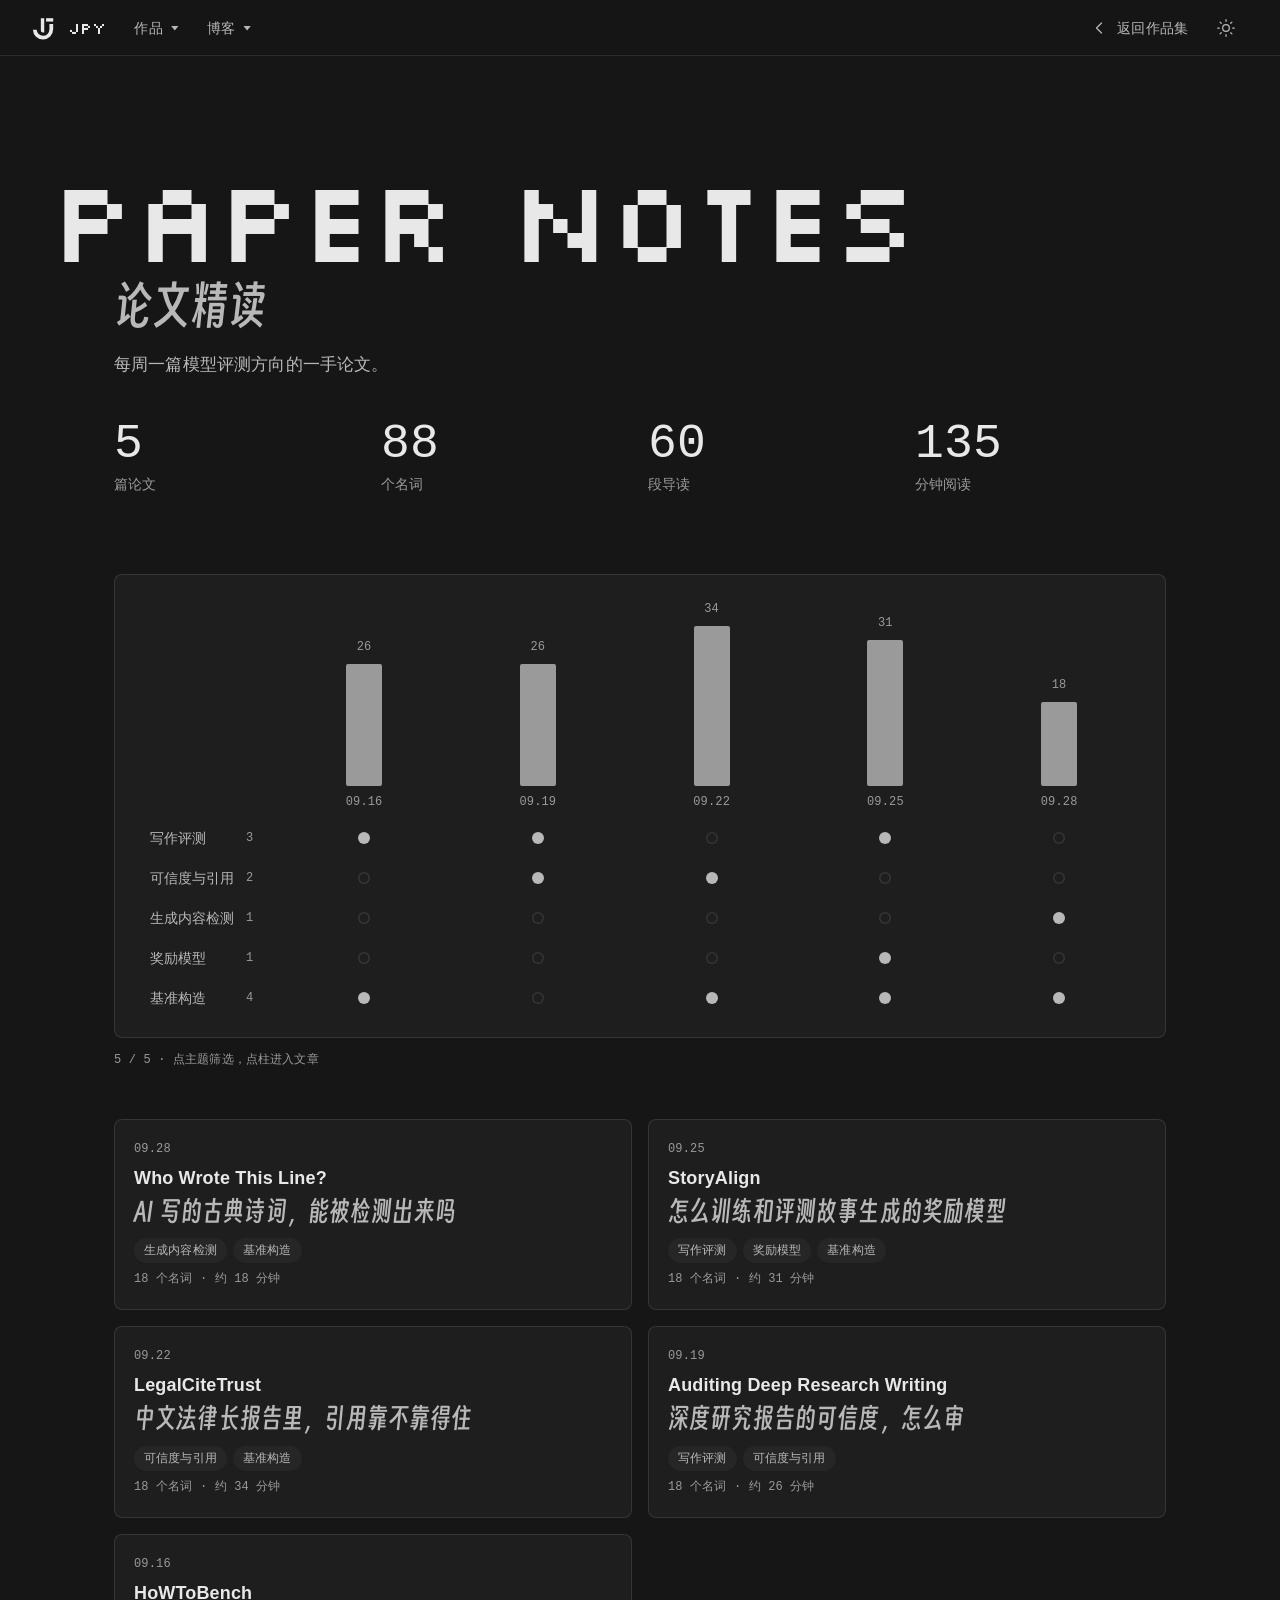
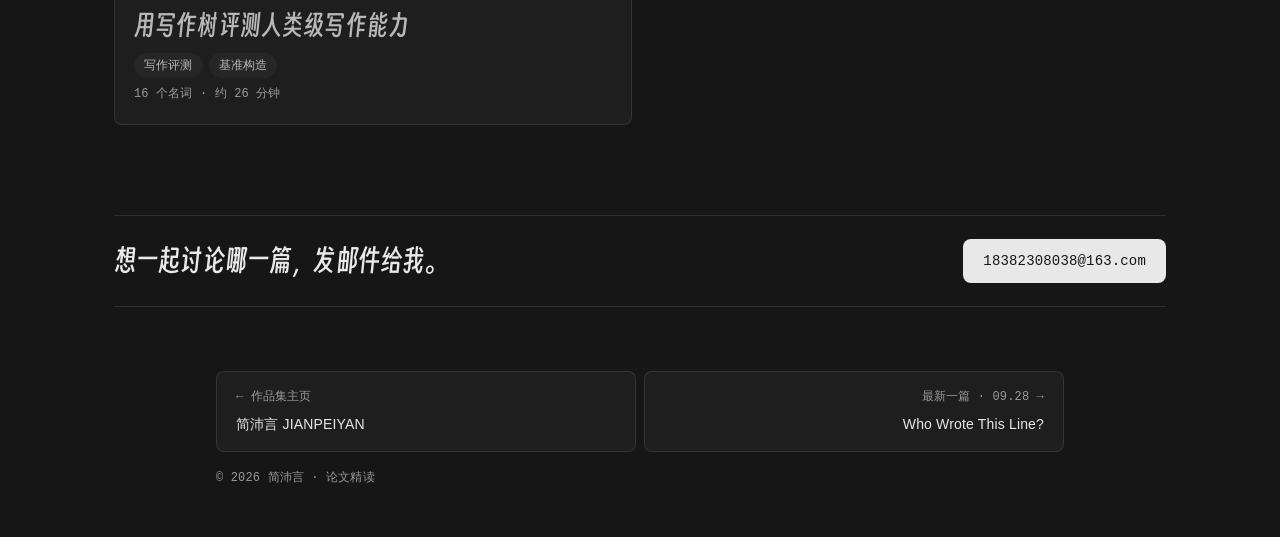
<file: blog/index.html>
<!DOCTYPE html>
<html lang="zh-CN" data-theme="acid" data-scheme="ink">
<head>
<meta charset="UTF-8"><meta name="viewport" content="width=device-width, initial-scale=1">
<title>论文精读 · 简沛言 JIANPEIYAN</title>
<meta name="description" content="每周一篇模型评测方向的一手论文，写成中文导读。">
<script>(function(){try{var s=localStorage.getItem('jpy-scheme');if(s==='light'||s==='ink')document.documentElement.setAttribute('data-scheme',s)}catch(e){}})();</script>
<link rel="stylesheet" href="blog.css">
</head>
<body class="bi-page">
<header class="nav"><div class="nav-in"><a class="brand" href="../index.html" aria-label="简沛言 · 作品集主页"><svg viewBox="0 0 100 100" aria-hidden="true"><path d="M 36.82 9.16 L 51.00 9.16 L 51.00 67.83 A 1.35 1.35 0 0 1 49.65 69.18 L 45.26 69.18 A 8.44 8.44 0 0 1 36.82 60.74 Z" fill="currentColor"/><path d="M 80.40 32.98 L 80.40 55.69 A 34.42 34.42 0 0 1 45.98 90.11 A 34.42 34.42 0 0 1 11.59 57.17" fill="none" stroke="currentColor" stroke-width="15.69"/><path d="M 58.64 16.18 L 88.38 16.18" fill="none" stroke="currentColor" stroke-width="14.04"/></svg><span class="px">JPY</span></a><nav class="links" aria-label="站点导航"><div class="menu"><a class="menu-btn" href="../index.html#works">作品</a><div class="menu-pop"><a href="../index.html#works"><small>01</small>核心项目</a><a href="../index.html#rent"><small>02</small>找房 Agent</a><a href="../index.html#ledger"><small>03</small>细节账本</a><a href="../index.html#flow"><small>04</small>工作流</a><a href="../index.html#contact"><small>07</small>联系</a></div></div><div class="menu"><a class="menu-btn" href="../index.html#more">博客</a><div class="menu-pop"><a href="paper-20260928.html"><small>09.28 · 论文精读</small>Who Wrote This Line? · 古典诗词检测</a><a href="paper-20260925.html"><small>09.25 · 论文精读</small>StoryAlign · 故事生成奖励模型</a><a href="paper-20260922.html"><small>09.22 · 论文精读</small>LegalCiteTrust · 法律报告引用可信度</a><a href="paper-20260919.html"><small>09.19 · 论文精读</small>Auditing Deep Research Writing · 深研报告可信度审计</a><a href="paper-20260916.html"><small>09.16 · 论文精读</small>HoWToBench · 人类级写作能力评测</a><a href="index.html" aria-current="page"><small>ALL</small>全部博客</a></div></div></nav><div class="tools"><a class="back" href="../index.html"><svg viewBox="0 0 24 24" aria-hidden="true"><path d="M15 6l-6 6 6 6"/></svg><span>返回作品集</span></a><button class="ibtn" id="schemeBtn" type="button" aria-label="切换明暗"></button></div></div></header>
<main class="bi">
  <section class="bi-hero">
    <h1><span class="px bi-en">PAPER NOTES</span><span class="bi-zh">论文精读</span></h1>
    <p class="bi-lead">每周一篇模型评测方向的一手论文。</p>
    <dl class="bi-stats">
      <div><dt>篇论文</dt><dd data-n="5">5</dd></div>
      <div><dt>个名词</dt><dd data-n="88">88</dd></div>
      <div><dt>段导读</dt><dd data-n="60">60</dd></div>
      <div><dt>分钟阅读</dt><dd title="按中文字数 ÷ 400 估算" data-n="135">135</dd></div>
    </dl>
  </section>

  <section class="bi-mx" aria-label="主题矩阵">
    <div class="mx" id="mx">
      <div class="mx-rows"><button class="mx-row" type="button" data-k="w" aria-pressed="false">写作评测<small>3</small></button><button class="mx-row" type="button" data-k="c" aria-pressed="false">可信度与引用<small>2</small></button><button class="mx-row" type="button" data-k="d" aria-pressed="false">生成内容检测<small>1</small></button><button class="mx-row" type="button" data-k="r" aria-pressed="false">奖励模型<small>1</small></button><button class="mx-row" type="button" data-k="b" aria-pressed="false">基准构造<small>4</small></button></div>
      <div class="mx-cols"><a class="mx-col" href="paper-20260916.html" data-d="20260916" data-t="wb" aria-label="HoWToBench，约 26 分钟"><span class="mx-bar" style="--h:0.765"><b>26</b></span><span class="mx-date">09.16</span><i class="mx-dot on" data-k="w"></i><i class="mx-dot" data-k="c"></i><i class="mx-dot" data-k="d"></i><i class="mx-dot" data-k="r"></i><i class="mx-dot on" data-k="b"></i></a><a class="mx-col" href="paper-20260919.html" data-d="20260919" data-t="wc" aria-label="Auditing Deep Research Writing，约 26 分钟"><span class="mx-bar" style="--h:0.765"><b>26</b></span><span class="mx-date">09.19</span><i class="mx-dot on" data-k="w"></i><i class="mx-dot on" data-k="c"></i><i class="mx-dot" data-k="d"></i><i class="mx-dot" data-k="r"></i><i class="mx-dot" data-k="b"></i></a><a class="mx-col" href="paper-20260922.html" data-d="20260922" data-t="cb" aria-label="LegalCiteTrust，约 34 分钟"><span class="mx-bar" style="--h:1.000"><b>34</b></span><span class="mx-date">09.22</span><i class="mx-dot" data-k="w"></i><i class="mx-dot on" data-k="c"></i><i class="mx-dot" data-k="d"></i><i class="mx-dot" data-k="r"></i><i class="mx-dot on" data-k="b"></i></a><a class="mx-col" href="paper-20260925.html" data-d="20260925" data-t="wrb" aria-label="StoryAlign，约 31 分钟"><span class="mx-bar" style="--h:0.912"><b>31</b></span><span class="mx-date">09.25</span><i class="mx-dot on" data-k="w"></i><i class="mx-dot" data-k="c"></i><i class="mx-dot" data-k="d"></i><i class="mx-dot on" data-k="r"></i><i class="mx-dot on" data-k="b"></i></a><a class="mx-col" href="paper-20260928.html" data-d="20260928" data-t="db" aria-label="Who Wrote This Line?，约 18 分钟"><span class="mx-bar" style="--h:0.529"><b>18</b></span><span class="mx-date">09.28</span><i class="mx-dot" data-k="w"></i><i class="mx-dot" data-k="c"></i><i class="mx-dot on" data-k="d"></i><i class="mx-dot" data-k="r"></i><i class="mx-dot on" data-k="b"></i></a></div>
    </div>
    <p class="bi-hint"><span id="biCount">5 / 5</span> · 点主题筛选，点柱进入文章</p>
  </section>

  <ul class="bi-list" id="biList"><li class="bc" data-d="20260928" data-t="db"><a href="paper-20260928.html"><span class="bc-date">09.28</span><span class="bc-en">Who Wrote This Line?</span><span class="bc-zh">AI 写的古典诗词，能被检测出来吗</span><span class="bc-tags"><em>生成内容检测</em><em>基准构造</em></span><span class="bc-meta">18 个名词 · 约 18 分钟</span></a></li><li class="bc" data-d="20260925" data-t="wrb"><a href="paper-20260925.html"><span class="bc-date">09.25</span><span class="bc-en">StoryAlign</span><span class="bc-zh">怎么训练和评测故事生成的奖励模型</span><span class="bc-tags"><em>写作评测</em><em>奖励模型</em><em>基准构造</em></span><span class="bc-meta">18 个名词 · 约 31 分钟</span></a></li><li class="bc" data-d="20260922" data-t="cb"><a href="paper-20260922.html"><span class="bc-date">09.22</span><span class="bc-en">LegalCiteTrust</span><span class="bc-zh">中文法律长报告里，引用靠不靠得住</span><span class="bc-tags"><em>可信度与引用</em><em>基准构造</em></span><span class="bc-meta">18 个名词 · 约 34 分钟</span></a></li><li class="bc" data-d="20260919" data-t="wc"><a href="paper-20260919.html"><span class="bc-date">09.19</span><span class="bc-en">Auditing Deep Research Writing</span><span class="bc-zh">深度研究报告的可信度，怎么审</span><span class="bc-tags"><em>写作评测</em><em>可信度与引用</em></span><span class="bc-meta">18 个名词 · 约 26 分钟</span></a></li><li class="bc" data-d="20260916" data-t="wb"><a href="paper-20260916.html"><span class="bc-date">09.16</span><span class="bc-en">HoWToBench</span><span class="bc-zh">用写作树评测人类级写作能力</span><span class="bc-tags"><em>写作评测</em><em>基准构造</em></span><span class="bc-meta">16 个名词 · 约 26 分钟</span></a></li></ul>
  <p class="bi-empty" id="biEmpty" hidden>这个方向还没有文章。<button class="btn-text" type="button" id="biReset">看全部</button></p>

  <section class="bi-cta">
    <p>想一起讨论哪一篇，发邮件给我。</p>
    <a class="bi-btn" href="mailto:18382308038@163.com">18382308038@163.com</a>
  </section>
</main>
<footer class="site-foot"><nav class="pn" aria-label="出口">
  <a class="prev" href="../index.html"><small>← 作品集主页</small>简沛言 JIANPEIYAN</a>
  <a class="next" href="paper-20260928.html"><small>最新一篇 · 09.28 →</small>Who Wrote This Line?</a>
</nav><p class="copy">© 2026 简沛言 · 论文精读</p></footer>
<script src="blog.js"></script>
</body>
</html>
</file>
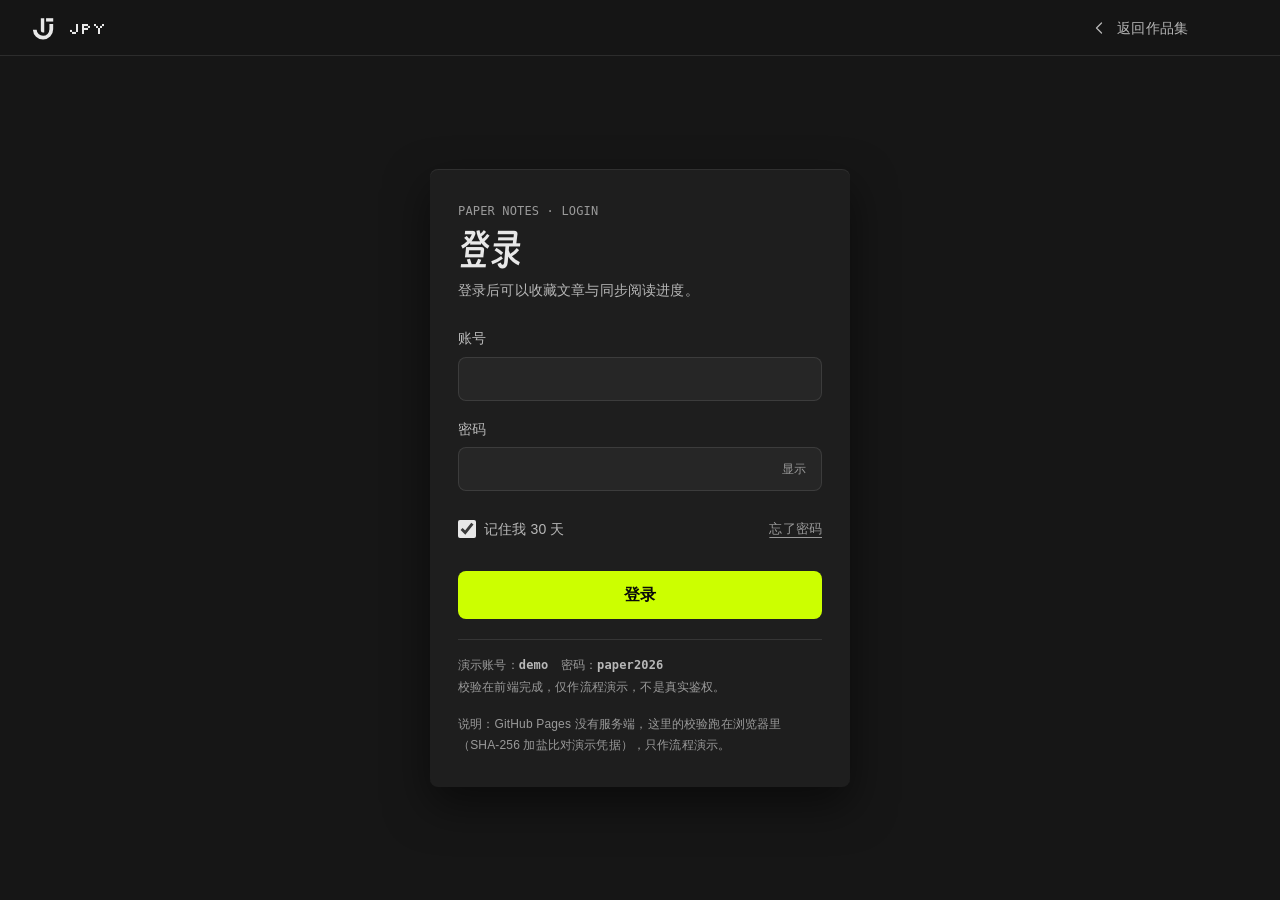
<file: login.html>
<!DOCTYPE html>
<html lang="zh-CN" data-theme="acid" data-scheme="ink">
<head>
<meta charset="UTF-8"><meta name="viewport" content="width=device-width, initial-scale=1">
<title>登录 · 简沛言 JIANPEIYAN</title>
<meta name="description" content="作品集演示登录。">
<meta name="robots" content="noindex">
<script>(function(){try{var s=localStorage.getItem('jpy-scheme');if(s==='light'||s==='ink')document.documentElement.setAttribute('data-scheme',s)}catch(e){}})();</script>
<link rel="stylesheet" href="blog/blog.css">
<style>
/* 登录页局部样式：复用 blog.css 令牌，只补表单与状态 */
.li-main{min-height:calc(100vh - var(--nav-h));display:grid;place-items:center;padding:32px 16px}
.li-card{width:min(420px,100%);padding:32px 28px;border-radius:var(--r-ctl);background:var(--color-surface);box-shadow:var(--shadow-pop)}
.li-kicker{font-family:var(--font-mono);font-size:12px;color:var(--color-text-3);margin-bottom:8px}
.li-title{font-family:var(--font-zh-title);font-weight:400;font-size:clamp(1.75rem,4vw,2.5rem);line-height:1;margin-bottom:8px}
.li-sub{font-size:14px;color:var(--color-text-2);margin-bottom:24px}
.li-field{margin-bottom:16px}
.li-field label{display:block;font-size:14px;color:var(--color-text-2);margin-bottom:6px}
.li-box{position:relative}
.li-box input{width:100%;min-height:44px;padding:0 88px 0 14px;border:0;border-radius:var(--r-ctl);background:var(--color-surface-2);color:var(--color-text);font:inherit;font-size:16px;box-shadow:var(--ring-soft)}
.li-box input:focus{outline:2px solid var(--color-focus);outline-offset:1px}
.li-field.bad input{box-shadow:inset 0 0 0 1.5px var(--li-err)}
.li-err{display:none;min-height:20px;margin-top:6px;font-size:13px;color:var(--li-err)}
.li-field.bad+.li-err,.li-err.show{display:block}
.li-err[hidden]{display:none}
[data-scheme="light"]{--li-err:#b3261e}
[data-scheme="ink"]{--li-err:#ff9e96}
.li-eye{position:absolute;right:6px;top:50%;transform:translateY(-50%);min-height:32px;padding:0 10px;border:0;border-radius:var(--r-ctl);background:none;color:var(--color-text-3);font-family:var(--font-mono);font-size:12px;cursor:pointer}
.li-eye:hover{color:var(--color-text)}
.li-row{display:flex;align-items:center;justify-content:space-between;gap:12px;margin:4px 0 20px}
.li-row label{display:inline-flex;align-items:center;gap:8px;min-height:44px;font-size:14px;color:var(--color-text-2);cursor:pointer}
.li-row input{width:18px;height:18px;accent-color:var(--color-text)}
.li-forgot{font-size:13px;color:var(--color-text-3);text-decoration:underline;text-underline-offset:4px;min-height:44px;display:inline-flex;align-items:center}
.li-forgot:hover{color:var(--color-text)}
.li-btn{width:100%;min-height:48px;border:0;border-radius:var(--r-ctl);background:var(--color-action-bg);color:var(--color-action-fg);font:inherit;font-size:16px;font-weight:600;cursor:pointer;transition:filter var(--t-fast) var(--ease),transform var(--t-fast) var(--ease-back)}
.li-btn:hover{filter:brightness(var(--hover-bright));transform:translateY(var(--lift-1))}
.li-btn:active{transform:scale(.985)}
.li-btn[disabled]{opacity:.5;cursor:not-allowed;transform:none}
.li-demo{margin-top:20px;padding-top:16px;box-shadow:inset 0 1px 0 var(--color-divider);font-family:var(--font-mono);font-size:12px;line-height:1.8;color:var(--color-text-3)}
.li-demo b{color:var(--color-text-2);font-weight:600}
.li-ok{text-align:left}
.li-ok .avatar{width:64px;height:64px;margin-bottom:16px}
.li-ok h2{font-family:var(--font-zh-title);font-weight:400;font-size:1.75rem;line-height:1;margin:4px 0 8px}
.li-ok p{font-size:14px;color:var(--color-text-2)}
.li-ok .meta{font-family:var(--font-mono);font-size:12px;color:var(--color-text-3)}
.li-ok .btn{margin-top:20px}
.li-actions{display:flex;gap:12px;flex-wrap:wrap;margin-top:24px}
.li-shake{animation:li-shake .38s var(--ease)}
@keyframes li-shake{20%{transform:translateX(-6px)}40%{transform:translateX(5px)}60%{transform:translateX(-3px)}80%{transform:translateX(2px)}}
@media (prefers-reduced-motion:reduce){.li-shake{animation:none}}
.li-note{margin-top:16px;font-size:12px;line-height:1.7;color:var(--color-text-3);max-width:62ch}
</style>
</head>
<body>
<header class="nav"><div class="nav-in">
  <a class="brand" href="index.html" aria-label="简沛言 · 作品集主页"><svg viewBox="0 0 100 100" aria-hidden="true"><path d="M 36.82 9.16 L 51.00 9.16 L 51.00 67.83 A 1.35 1.35 0 0 1 49.65 69.18 L 45.26 69.18 A 8.44 8.44 0 0 1 36.82 60.74 Z" fill="currentColor"/><path d="M 80.40 32.98 L 80.40 55.69 A 34.42 34.42 0 0 1 45.98 90.11 A 34.42 34.42 0 0 1 11.59 57.17" fill="none" stroke="currentColor" stroke-width="15.69"/><path d="M 58.64 16.18 L 88.38 16.18" fill="none" stroke="currentColor" stroke-width="14.04"/></svg><span class="px">JPY</span></a>
  <div class="tools"><a class="back" href="index.html"><svg viewBox="0 0 24 24" aria-hidden="true"><path d="M15 6l-6 6 6 6"/></svg><span>返回作品集</span></a>
  <button class="ibtn" id="schemeBtn" type="button" aria-label="切换明暗"></button></div>
</div></header>

<main class="li-main">
  <div class="li-card">
    <form id="form" novalidate>
      <p class="li-kicker">PAPER NOTES · LOGIN</p>
      <h1 class="li-title">登录</h1>
      <p class="li-sub">登录后可以收藏文章与同步阅读进度。</p>
      <div class="li-field" id="fUser">
        <label for="user">账号</label>
        <div class="li-box"><input id="user" name="user" type="text" autocomplete="username" autocapitalize="none" spellcheck="false" required></div>
      </div>
      <div class="li-field" id="fPass">
        <label for="pass">密码</label>
        <div class="li-box">
          <input id="pass" name="pass" type="password" autocomplete="current-password" required>
          <button class="li-eye" id="eye" type="button" aria-label="显示密码">显示</button>
        </div>
        <p class="li-err" id="passErr" role="alert" hidden></p>
      </div>
      <div class="li-row">
        <label><input type="checkbox" id="remember" checked> 记住我 30 天</label>
        <a class="li-forgot" href="mailto:18382308038@163.com?subject=找回密码">忘了密码</a>
      </div>
      <button class="li-btn" id="go" type="submit">登录</button>
      <p class="li-demo">演示账号：<b>demo</b>　密码：<b>paper2026</b><br>校验在前端完成，仅作流程演示，不是真实鉴权。</p>
    </form>
    <div class="li-ok" id="okView" hidden>
      <p class="li-kicker">SESSION</p>
      <svg class="avatar" viewBox="0 0 12 12" aria-hidden="true"><rect x="2" y="1" width="8" height="4" fill="currentColor"/><rect x="3" y="5" width="6" height="4" fill="currentColor" opacity=".55"/><rect x="2" y="9" width="8" height="2" fill="currentColor" opacity=".35"/></svg>
      <h2 id="okName">demo</h2>
      <p>已登录。收藏与阅读进度会在本机保留。</p>
      <p class="meta" id="okMeta"></p>
      <div class="li-actions">
        <a class="btn-text" href="index.html">去论文精读</a>
        <button class="btn-text" id="out" type="button">退出登录</button>
      </div>
    </div>
    <p class="li-note">说明：GitHub Pages 没有服务端，这里的校验跑在浏览器里（SHA-256 加盐比对演示凭据），只作流程演示。</p>
  </div>
</main>

<script>
(function(){
'use strict';
var $=function(i){return document.getElementById(i)},root=document.documentElement;
var HASH='9fd2fc0ab4d4ace3d64a497f7f3b75a32c3570c3ec0ccd50dd51a018c1d949ad',SALT='jpy-demo-v1';
function sha(t){return crypto.subtle.digest('SHA-256',new TextEncoder().encode(SALT+'|'+t)).then(function(b){return [].map.call(new Uint8Array(b),function(x){return ('0'+x.toString(16)).slice(-2)}).join('')})}
function read(){try{return JSON.parse(localStorage.getItem('jpy-session')||sessionStorage.getItem('jpy-session')||'null')}catch(e){return null}}
function show(ok){
  $('form').hidden=ok;$('okView').hidden=!ok;if(!ok)return;
  var s=read();$('okName').textContent=s?s.user:'';
  $('okMeta').textContent=s?('登录时间 '+(s.ts?new Date(s.ts).toLocaleString('zh-CN'):'')+(s.remember?' · 记住 30 天':' · 本次会话')):'';
}
show(!!read());
$('eye').addEventListener('click',function(){var p=$('pass'),on=p.type==='password';p.type=on?'text':'password';this.textContent=on?'隐藏':'显示';p.focus()});
$('form').addEventListener('submit',function(e){
  e.preventDefault();
  var u=$('user').value.trim(),p=$('pass').value;
  $('fUser').classList.remove('bad');$('fPass').classList.remove('bad');$('passErr').hidden=true;
  if(!u||!p){(u?$('fPass'):$('fUser')).classList.add('bad');if(!u){$('passErr').textContent='请输入账号。';$('passErr').hidden=false}else{$('passErr').textContent='请输入密码。';$('passErr').hidden=false}return}
  var btn=$('go');btn.disabled=true;btn.textContent='验证中…';
  sha(p).then(function(h){
    setTimeout(function(){
      if(u==='demo'&&h===HASH){
        var s={user:u,ts:Date.now(),remember:$('remember').checked};
        try{(s.remember?localStorage:sessionStorage).setItem('jpy-session',JSON.stringify(s))}catch(err){}
        show(true);
      }else{
        btn.disabled=false;btn.textContent='登录';
        $('fPass').classList.add('bad');$('passErr').textContent='账号或密码不对。演示账号 demo，密码 paper2026。';$('passErr').hidden=false;
        var c=document.querySelector('.li-card');c.classList.remove('li-shake');void c.offsetWidth;c.classList.add('li-shake');
      }
    },350);   /* 人为延迟：演示提交中状态 */
  });
});
$('out').addEventListener('click',function(){
  try{localStorage.removeItem('jpy-session');sessionStorage.removeItem('jpy-session')}catch(e){}
  show(false);$('go').disabled=false;$('go').textContent='登录';$('pass').value='';
});
})();
</script>
</body>
</html>
</file>
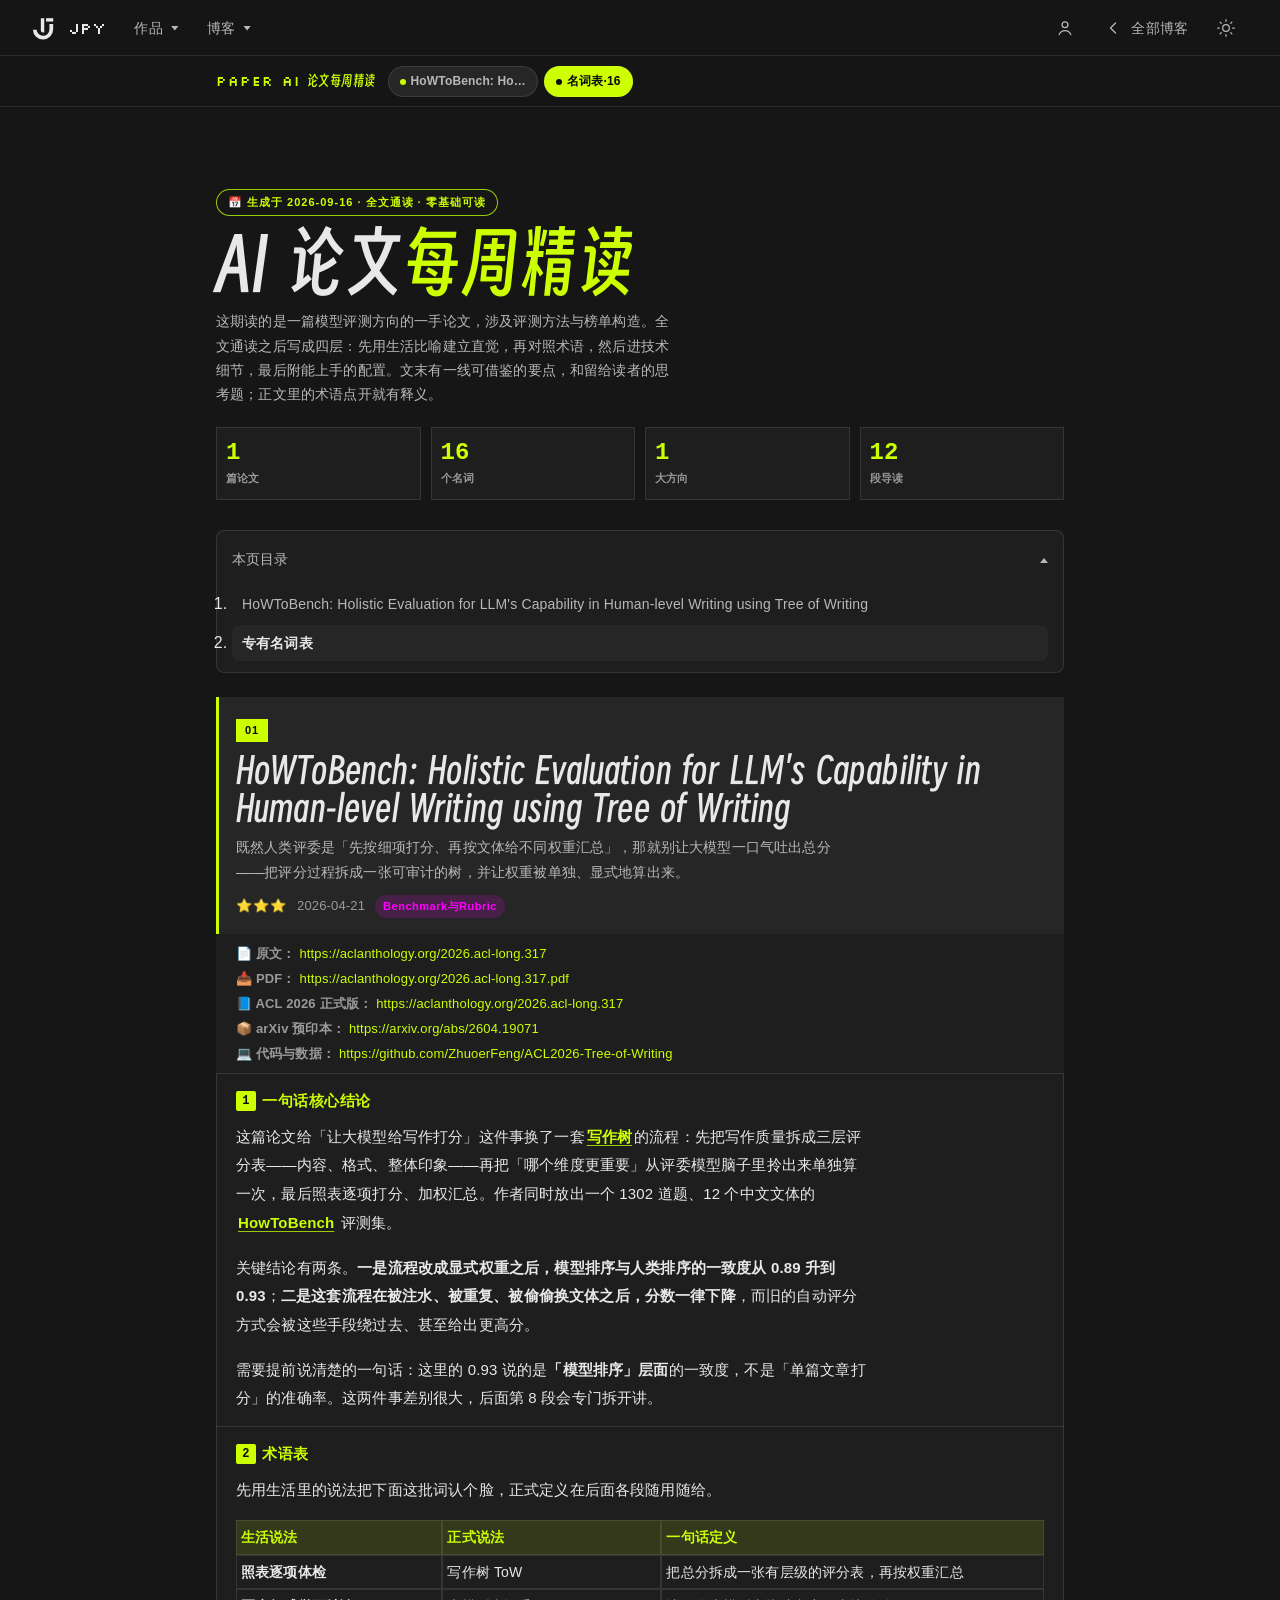
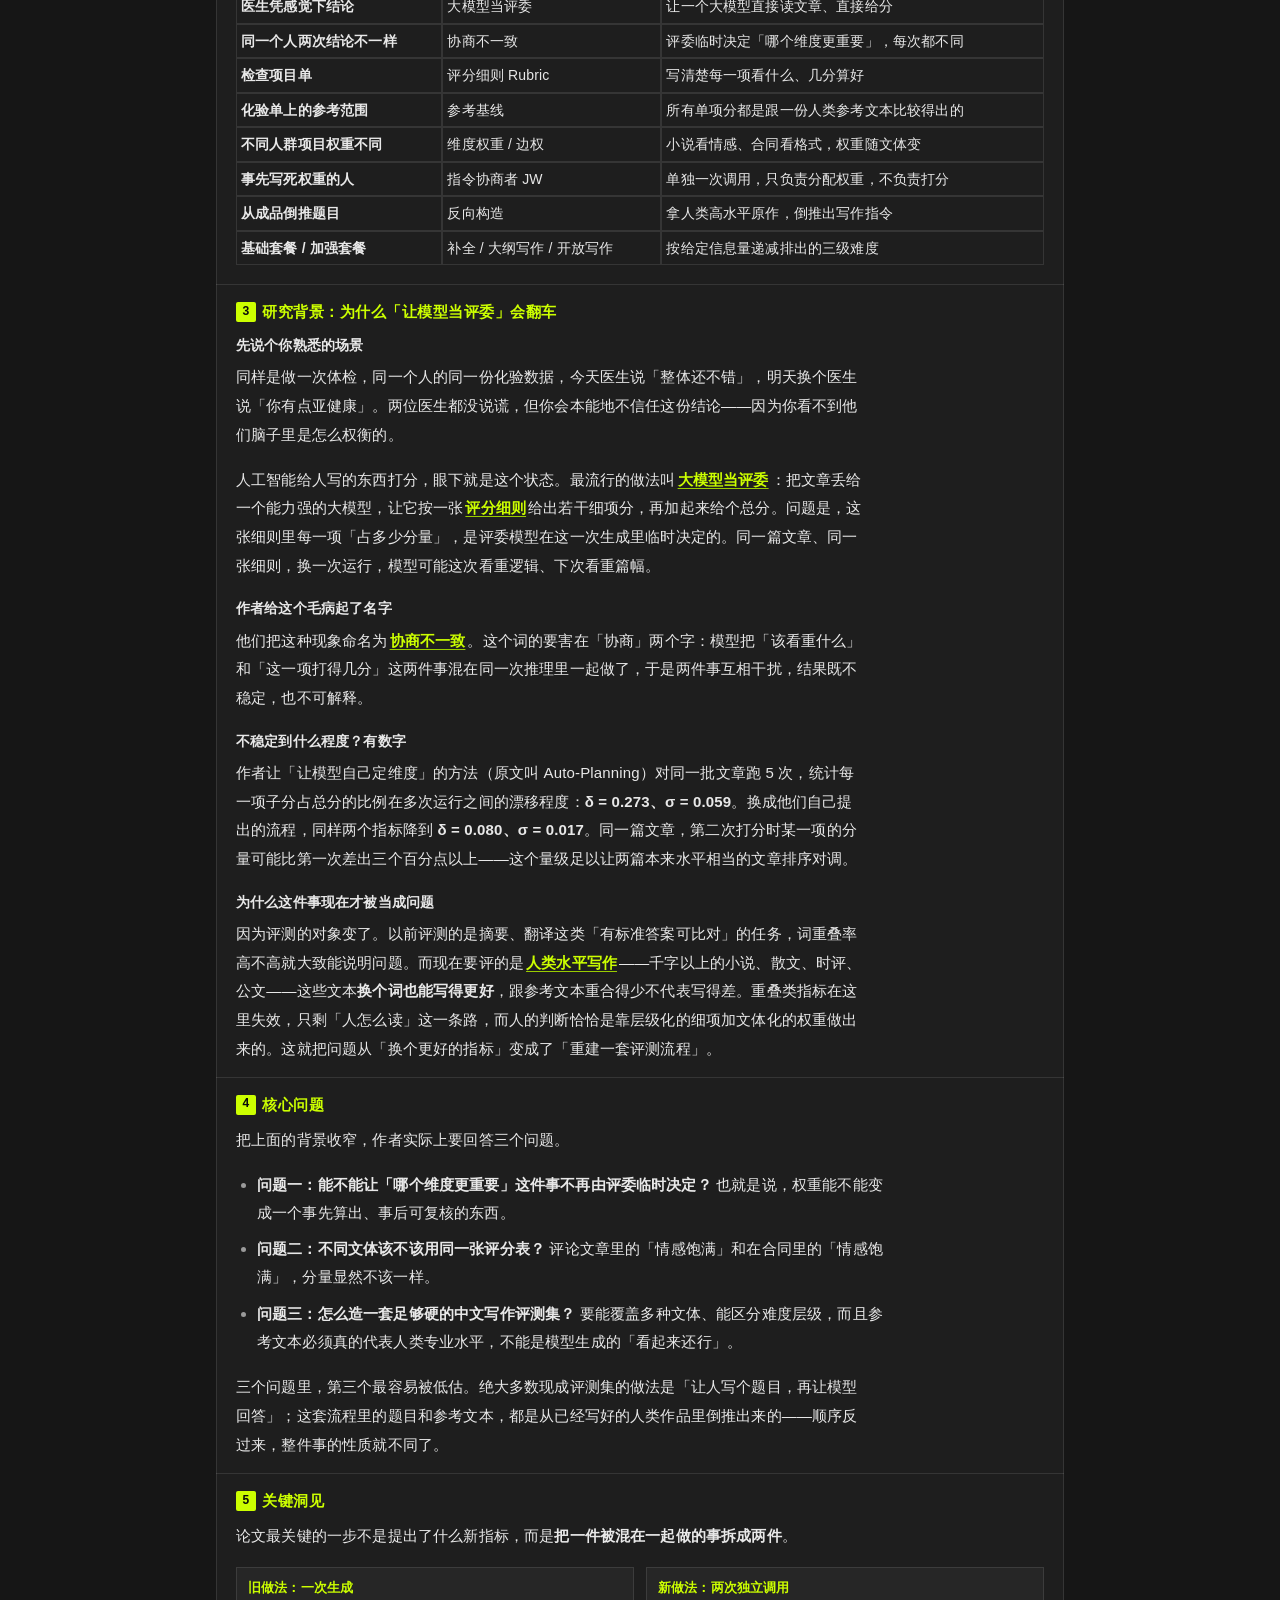
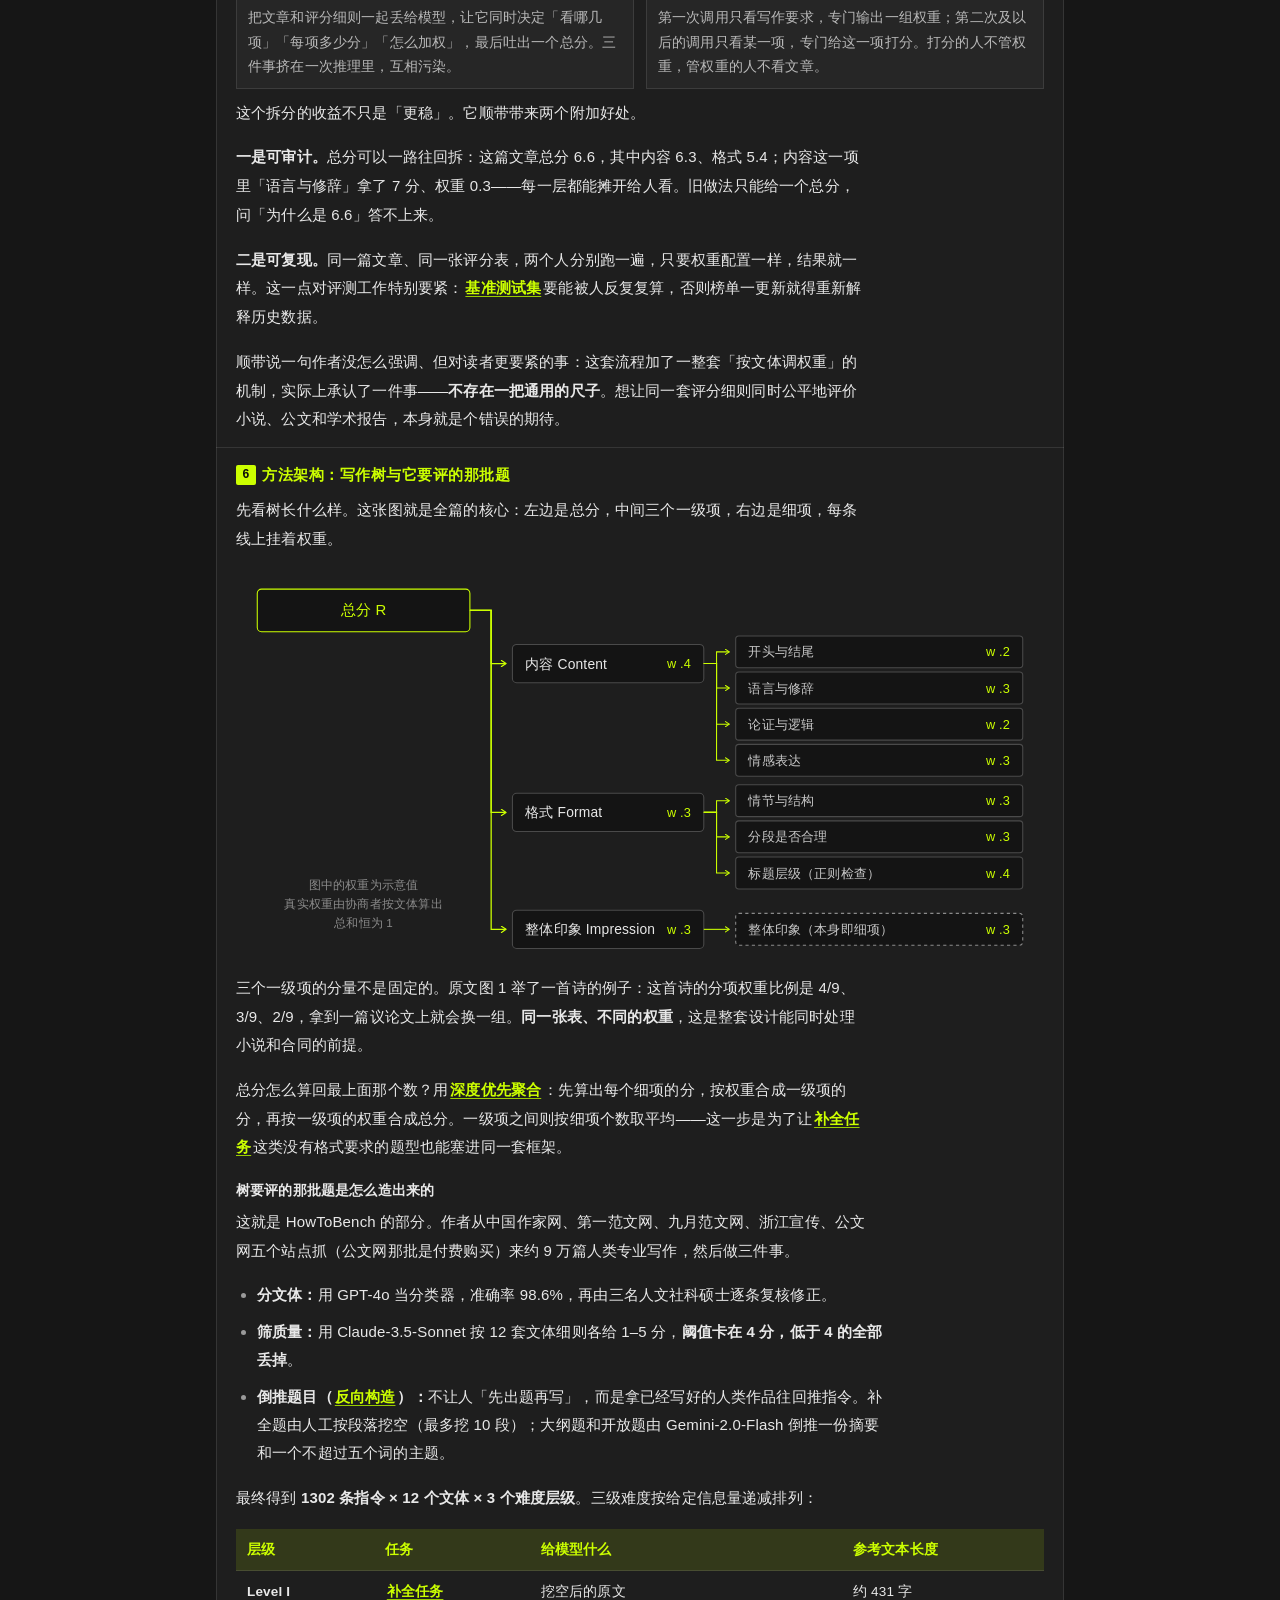
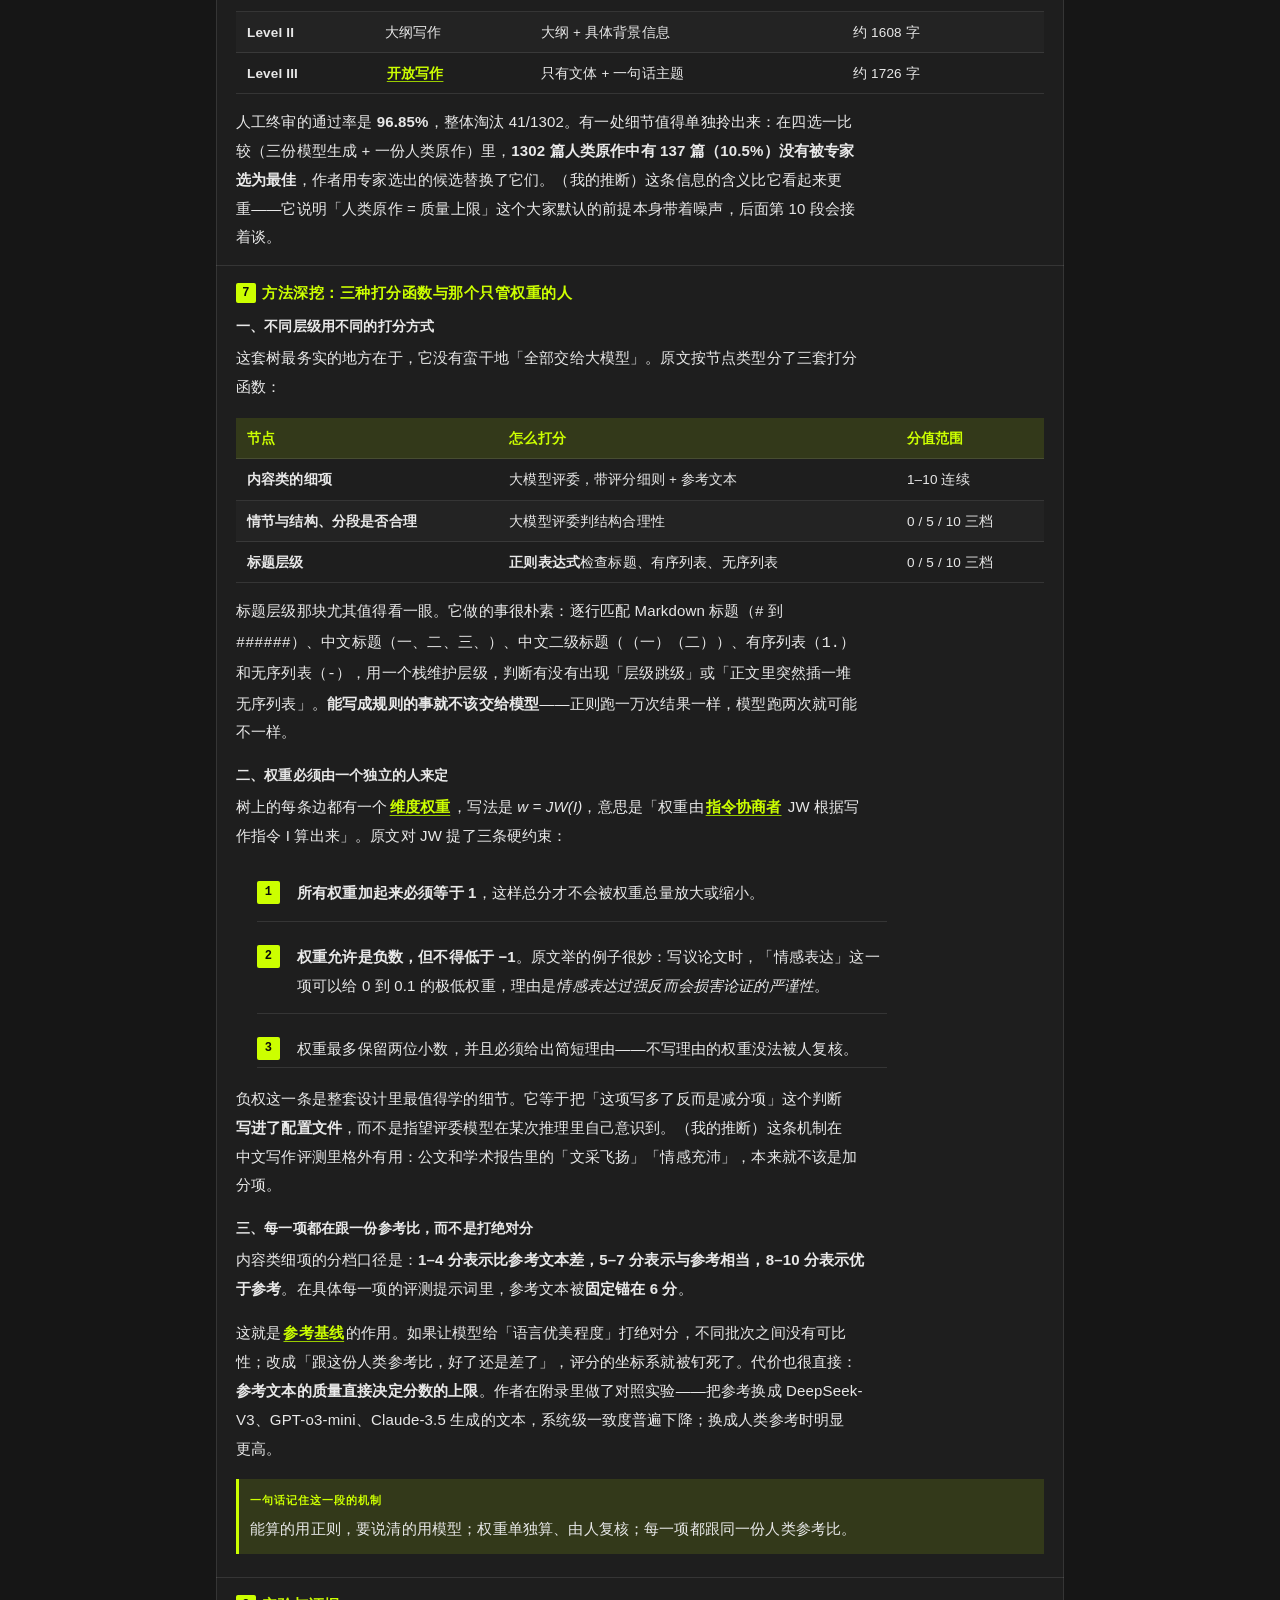
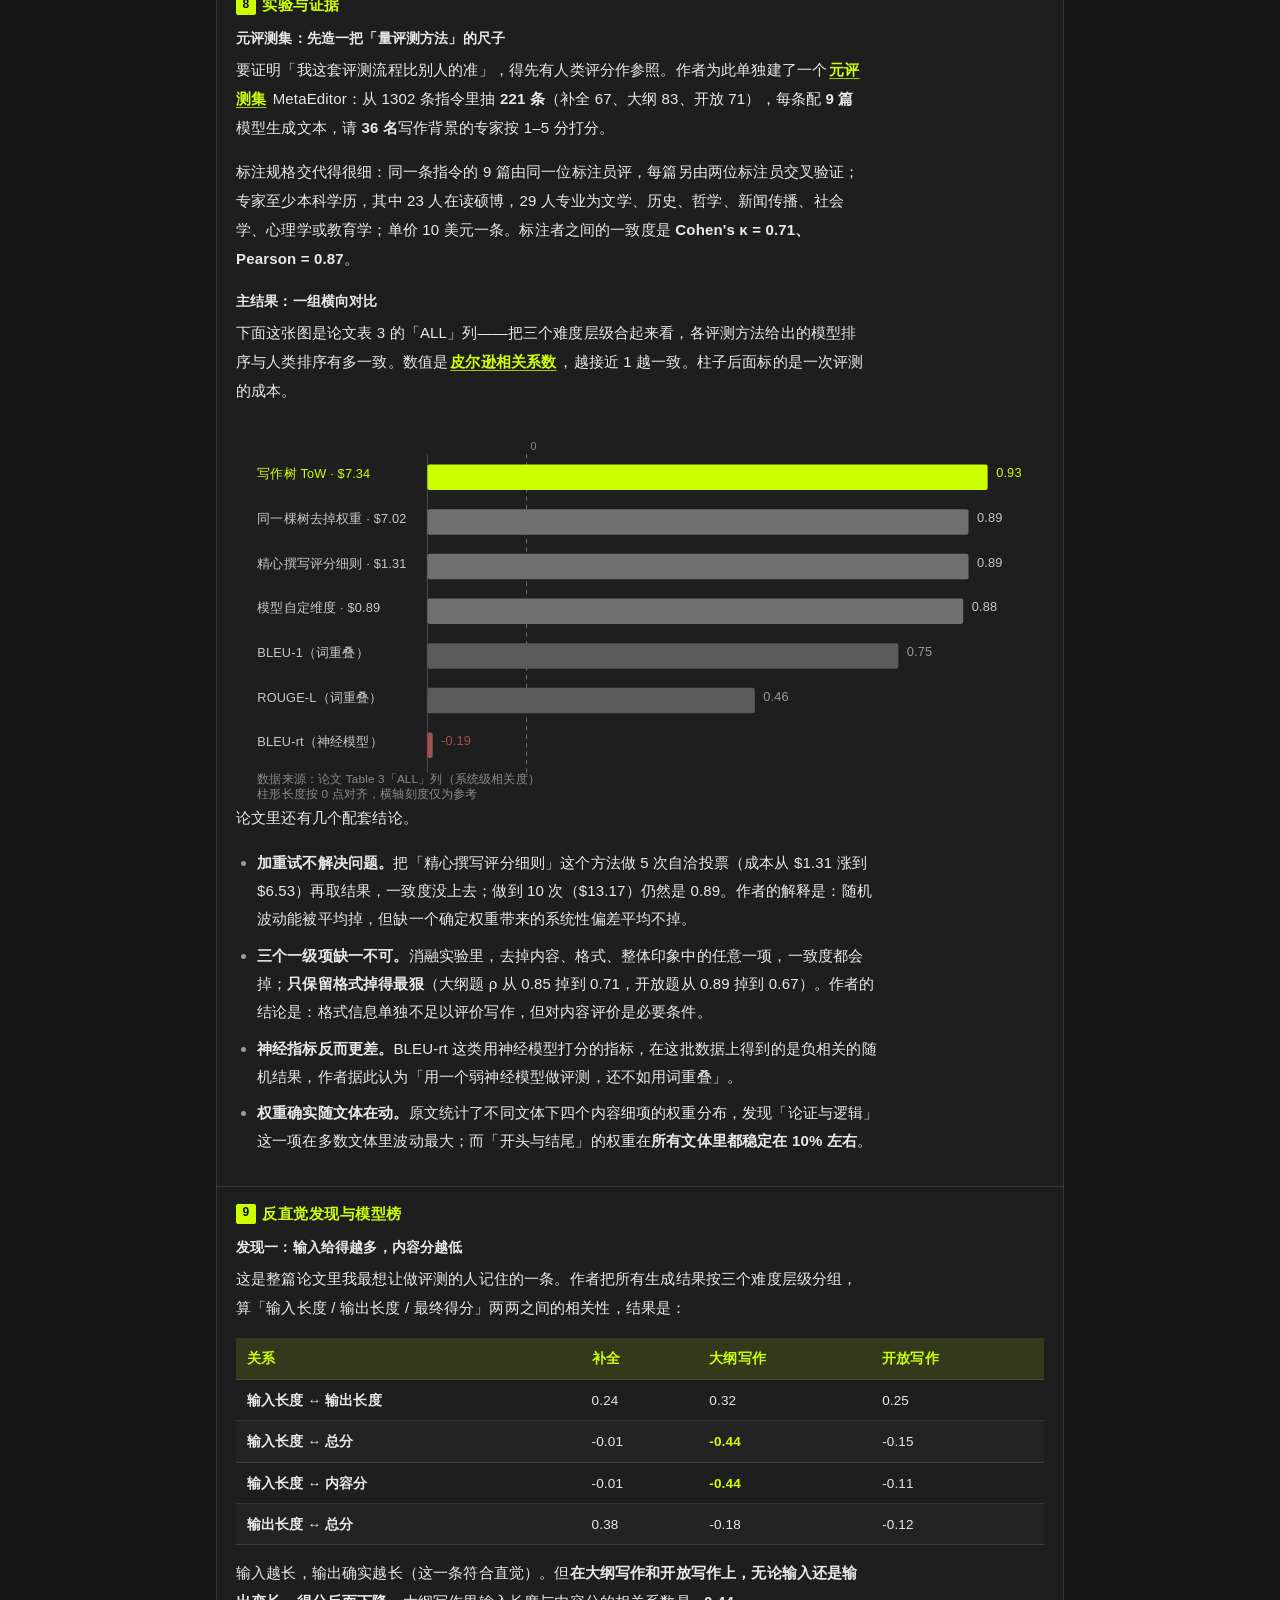
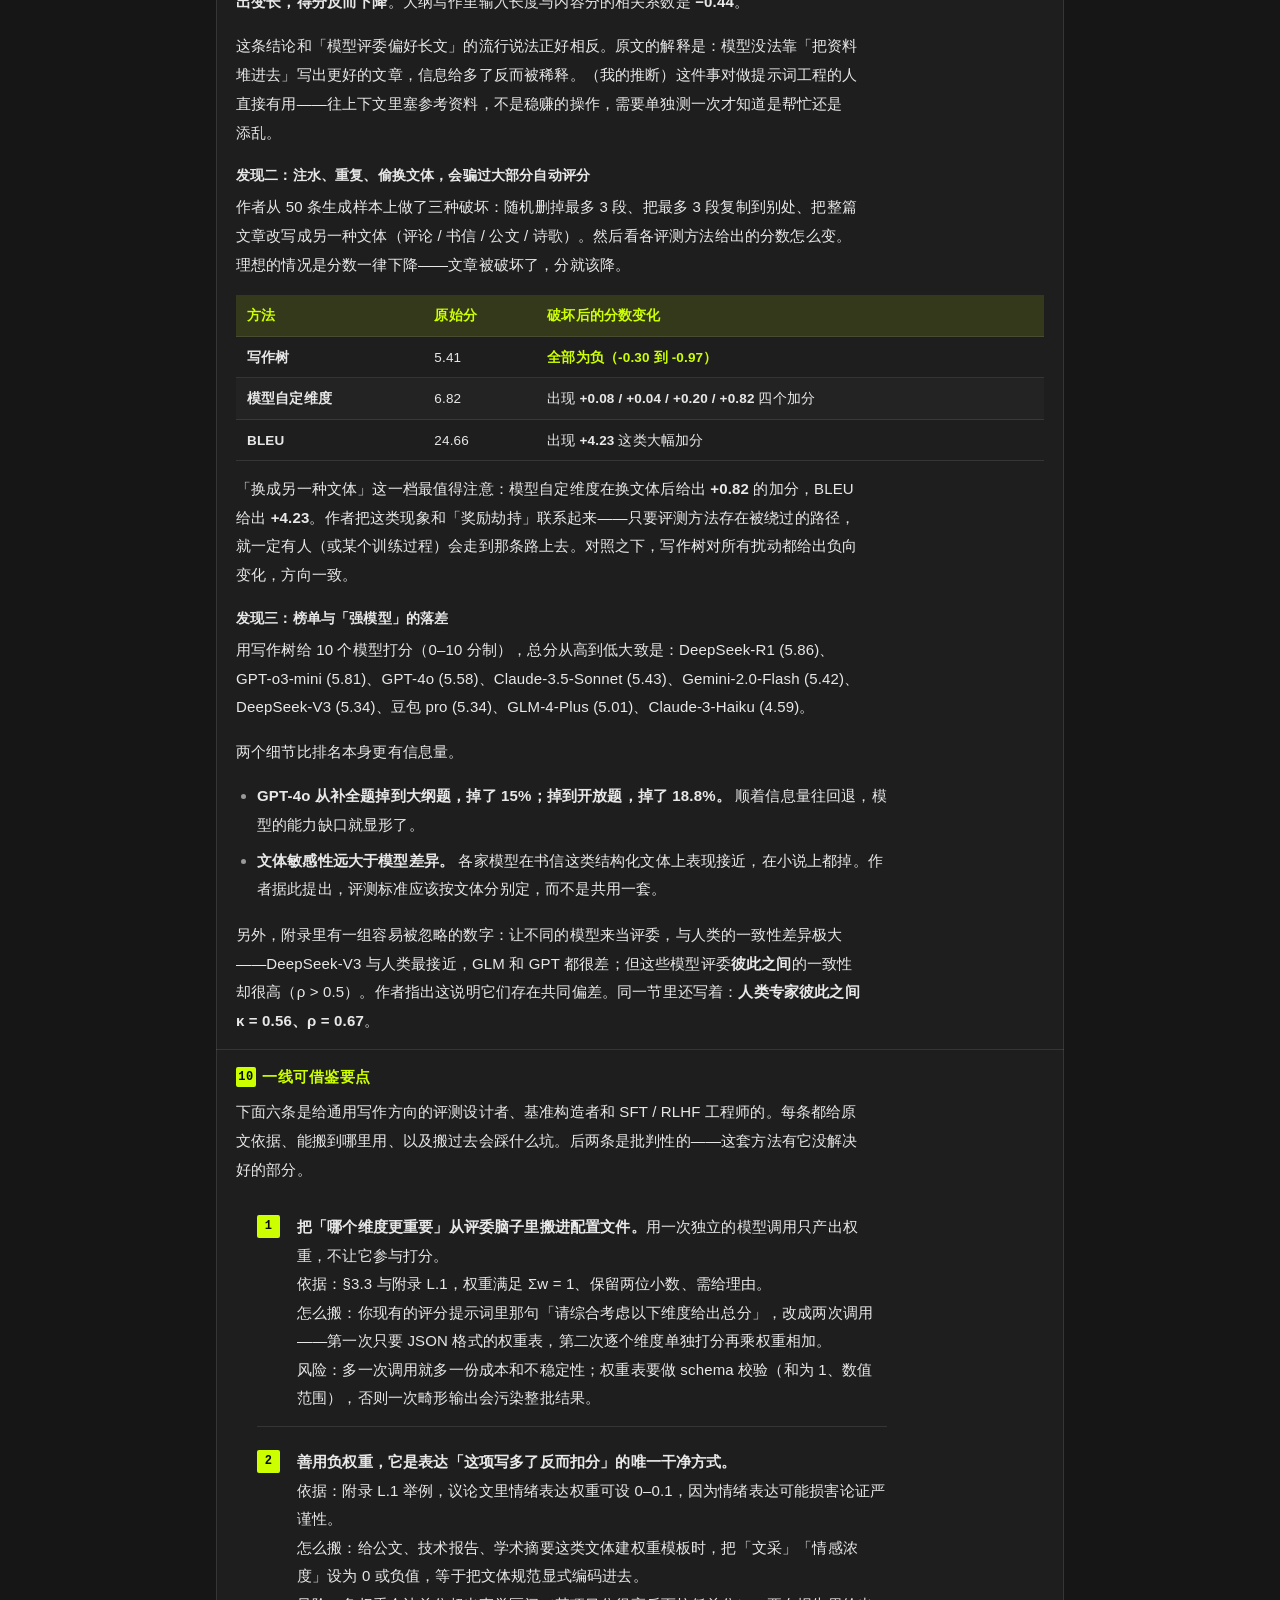
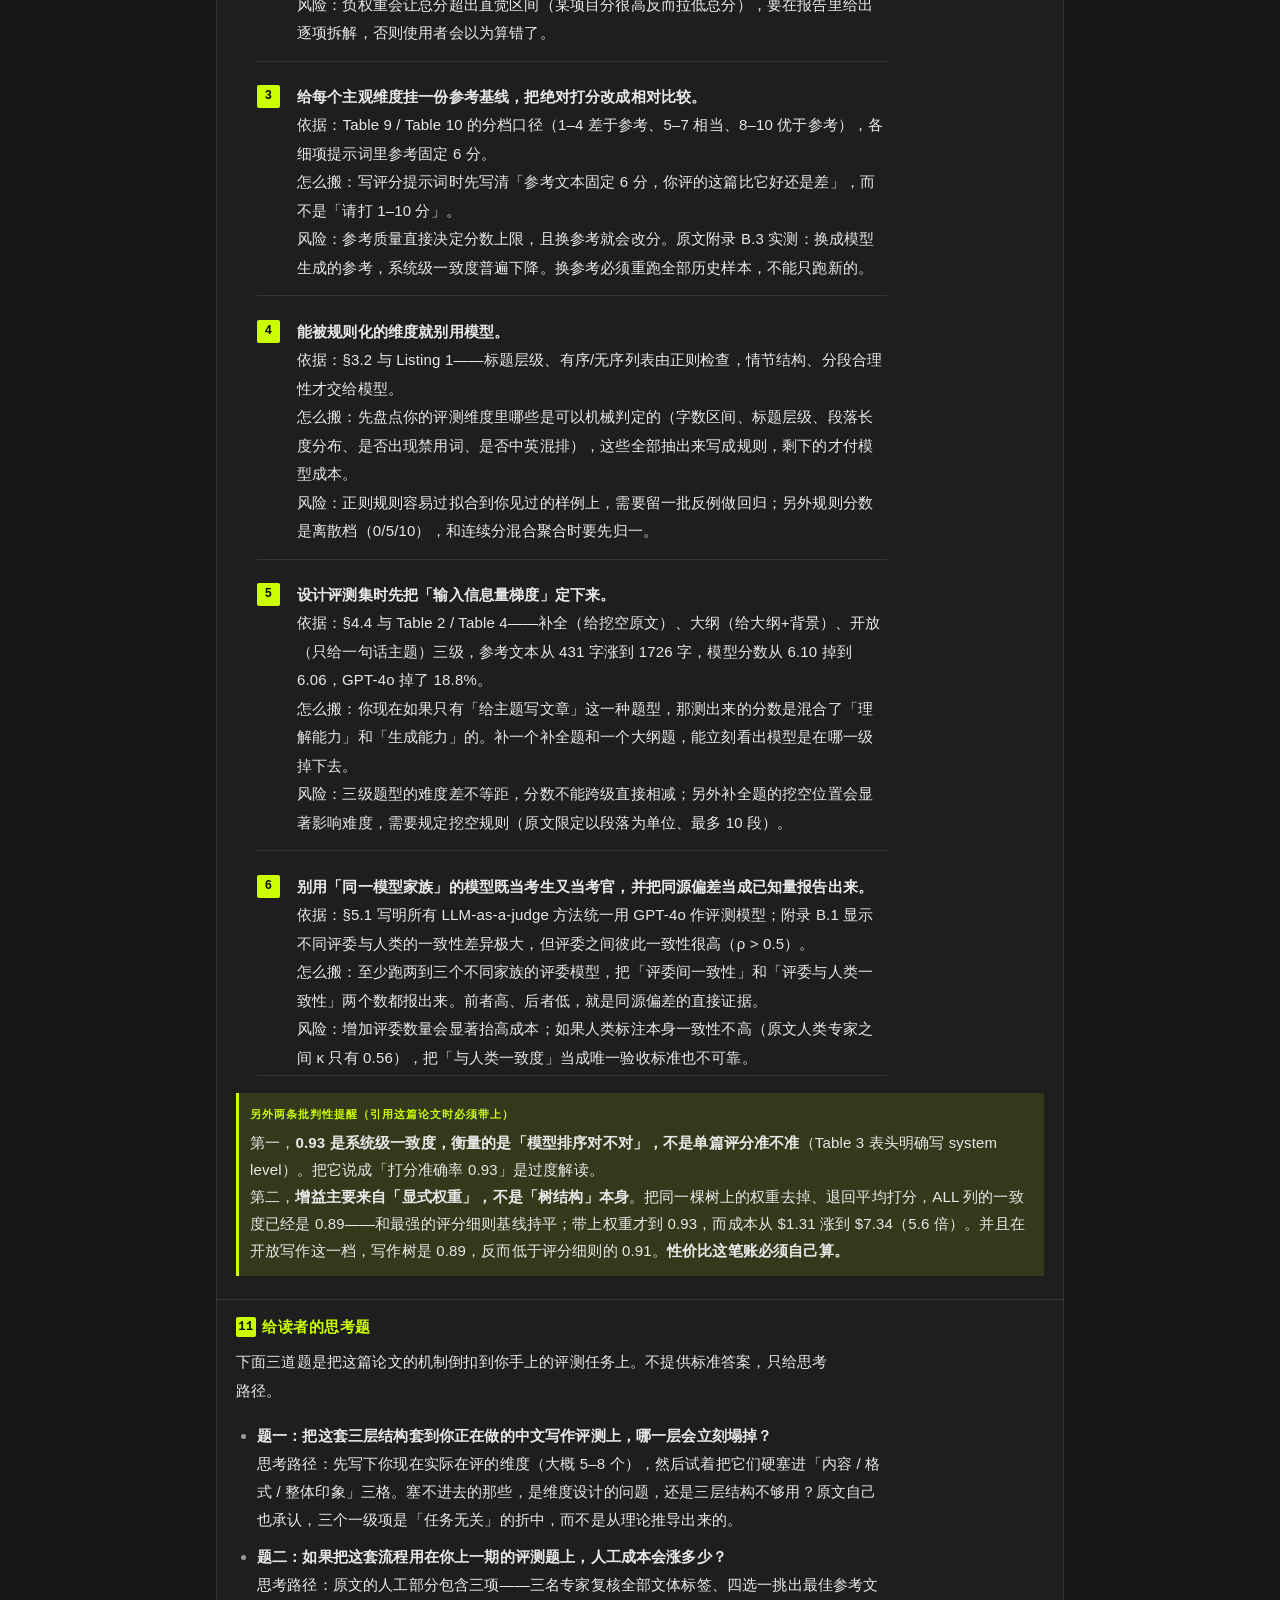
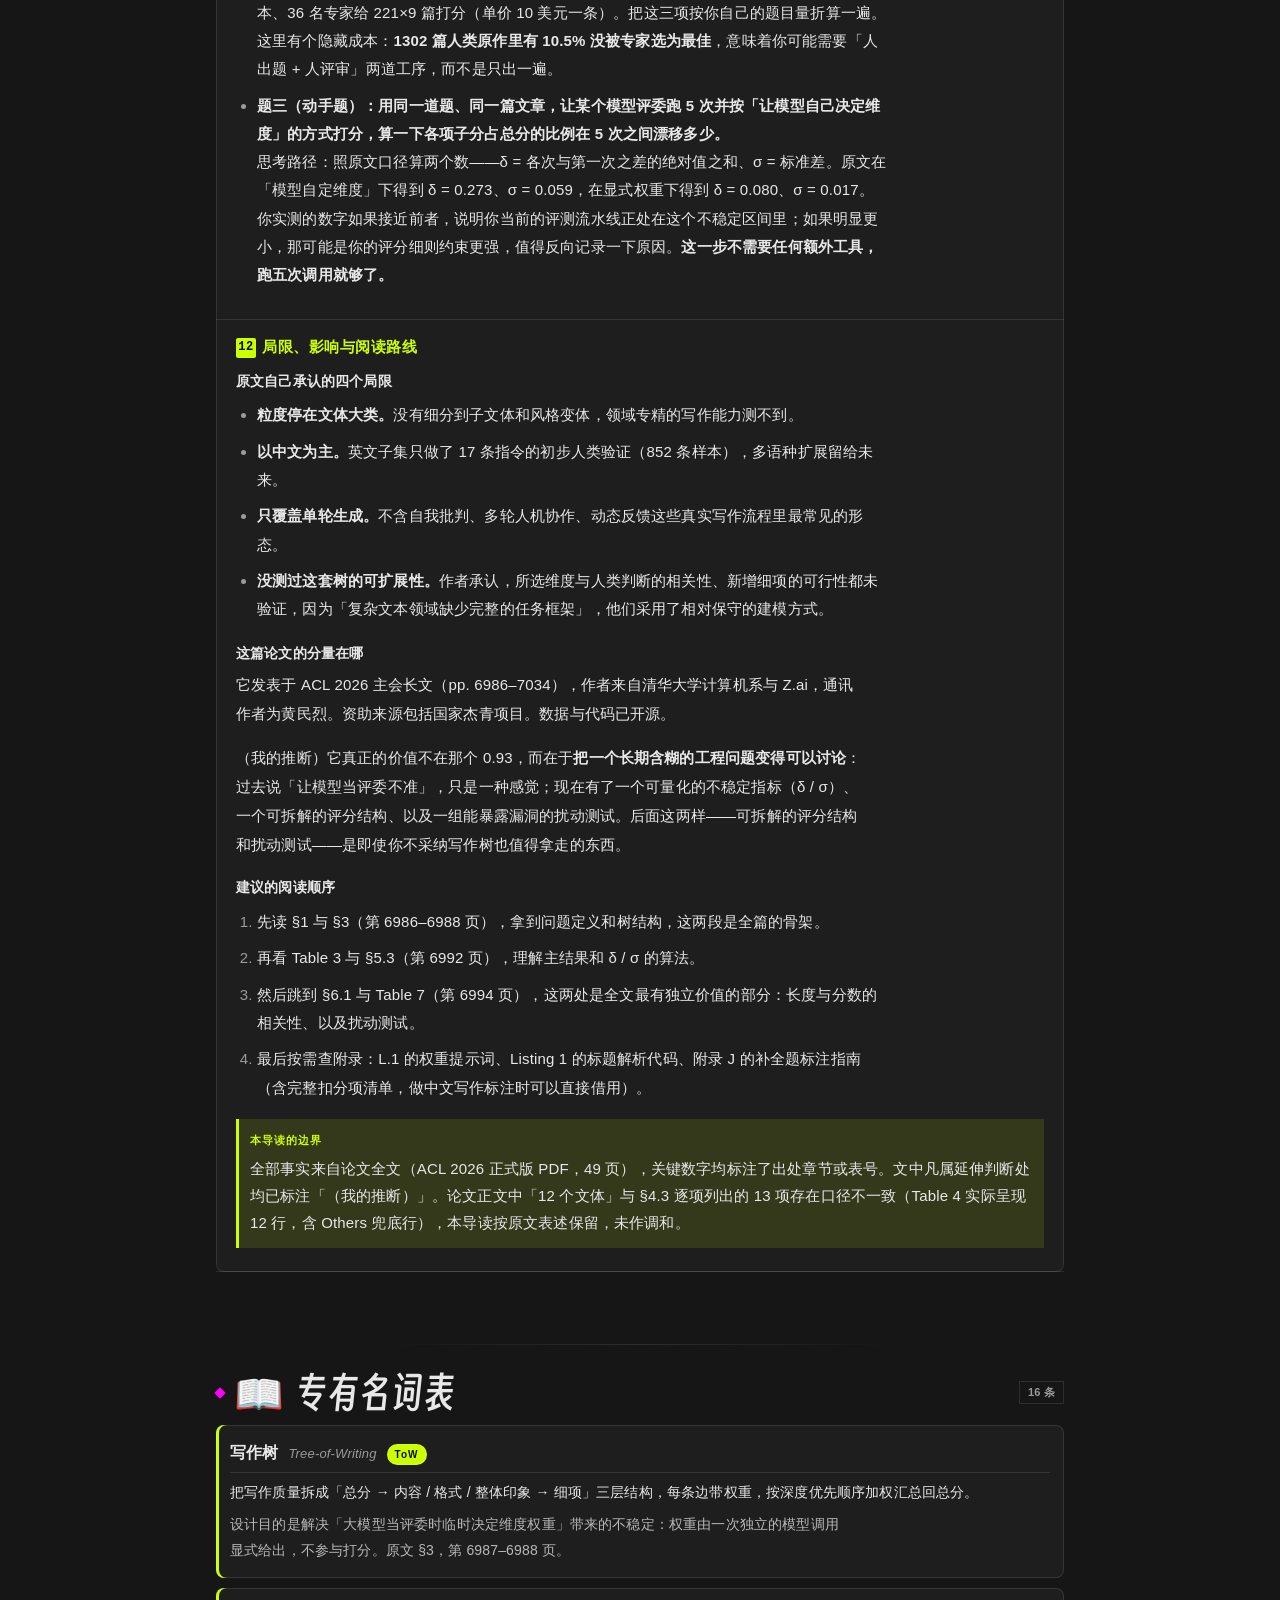
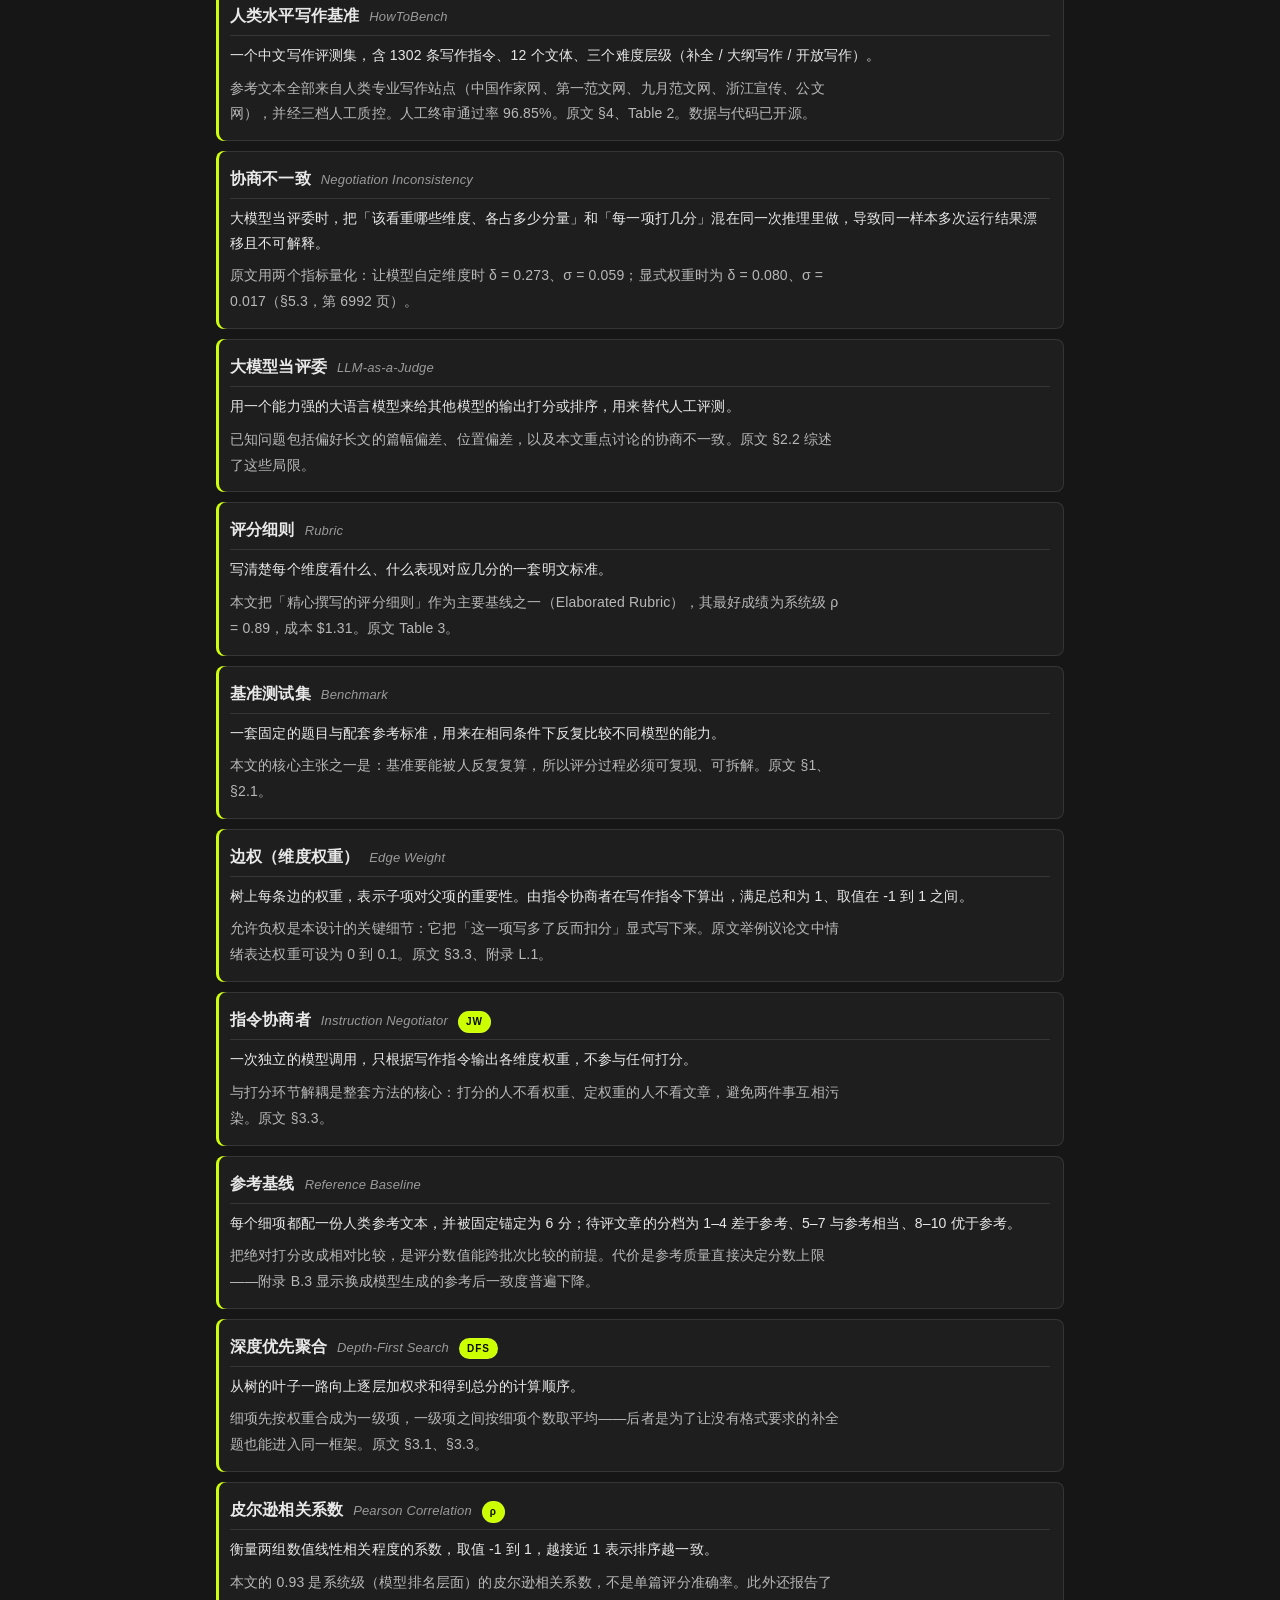
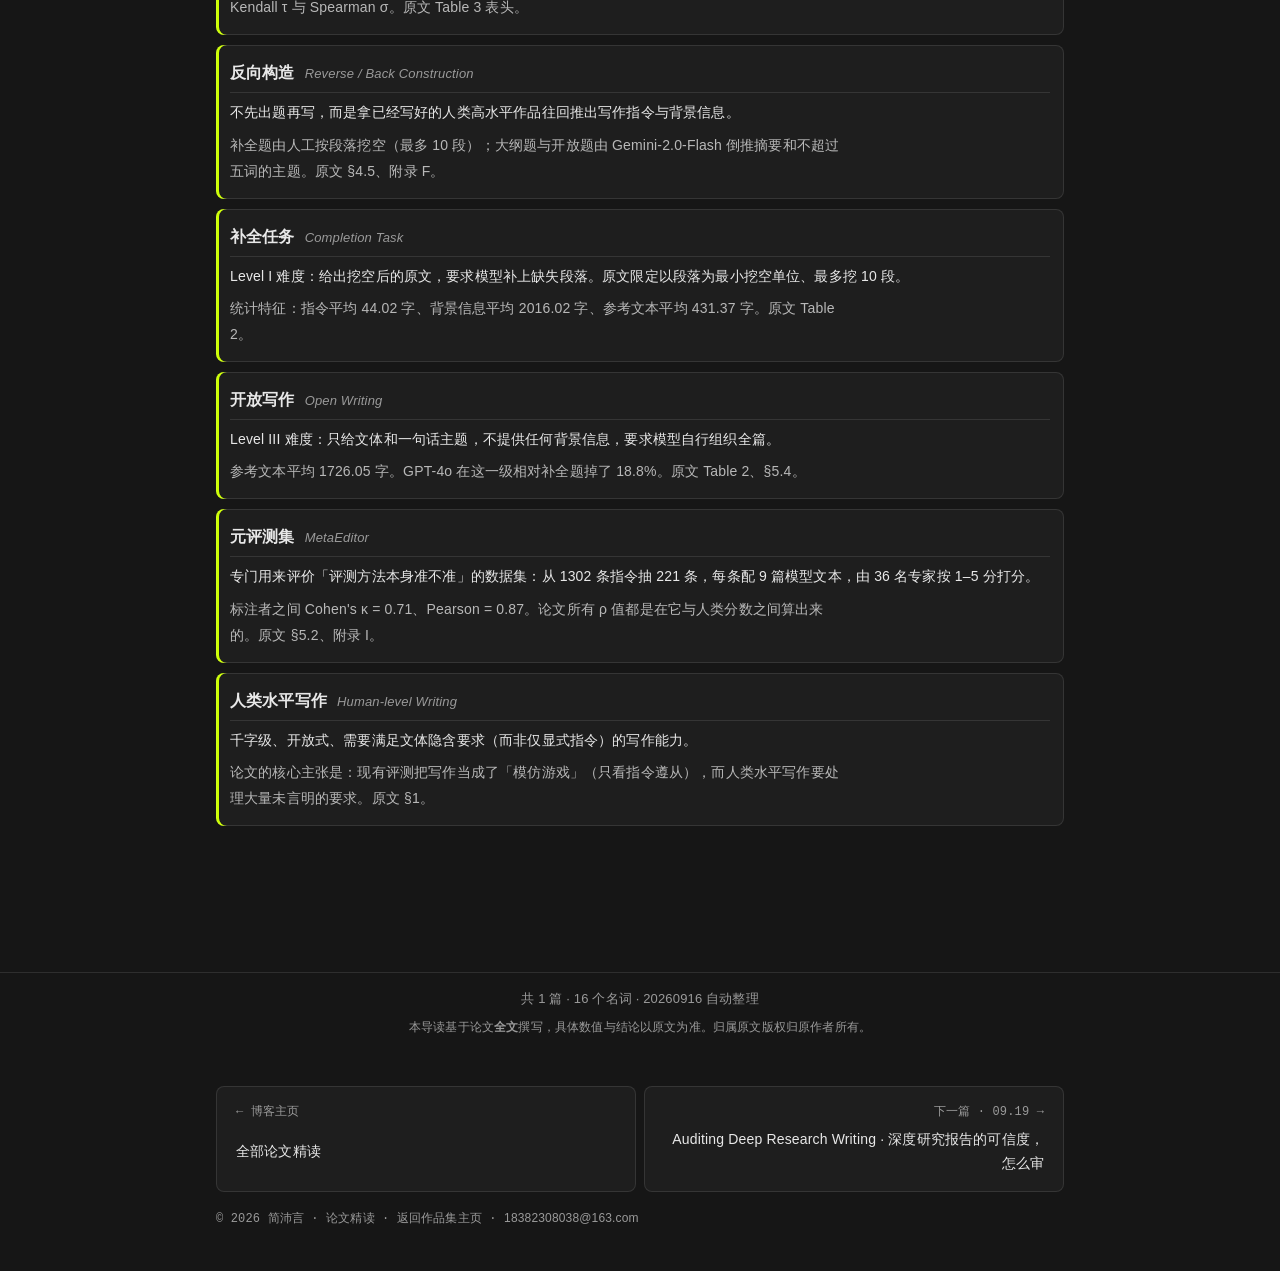
<file: blog/paper-20260916.html>
<!DOCTYPE html>
<html lang="zh-CN" data-theme="acid" data-scheme="ink">
<head>
<meta charset="UTF-8">
<meta name="viewport" content="width=device-width, initial-scale=1.0, maximum-scale=5.0">
<title>HoWToBench · 用写作树评测人类级写作能力 · 简沛言 JIANPEIYAN</title>
<script>(function(){try{var s=localStorage.getItem('jpy-scheme');if(s==='light'||s==='ink')document.documentElement.setAttribute('data-scheme',s)}catch(e){}})();</script>
<link rel="stylesheet" href="blog.css">
</head>
<body>
<header class="nav"><div class="nav-in"><a class="brand" href="../index.html" aria-label="简沛言 · 作品集主页"><svg viewBox="0 0 100 100" aria-hidden="true"><path d="M 36.82 9.16 L 51.00 9.16 L 51.00 67.83 A 1.35 1.35 0 0 1 49.65 69.18 L 45.26 69.18 A 8.44 8.44 0 0 1 36.82 60.74 Z" fill="currentColor"/><path d="M 80.40 32.98 L 80.40 55.69 A 34.42 34.42 0 0 1 45.98 90.11 A 34.42 34.42 0 0 1 11.59 57.17" fill="none" stroke="currentColor" stroke-width="15.69"/><path d="M 58.64 16.18 L 88.38 16.18" fill="none" stroke="currentColor" stroke-width="14.04"/></svg><span class="px">JPY</span></a><nav class="links" aria-label="站点导航"><div class="menu"><a class="menu-btn" href="../index.html#works">作品</a><div class="menu-pop"><a href="../index.html#works"><small>01</small>核心项目</a><a href="../index.html#rent"><small>02</small>找房 Agent</a><a href="../index.html#ledger"><small>03</small>细节账本</a><a href="../index.html#flow"><small>04</small>工作流</a><a href="../index.html#contact"><small>07</small>联系</a></div></div><div class="menu"><a class="menu-btn" href="../index.html#more">博客</a><div class="menu-pop"><a href="paper-20260928.html"><small>09.28 · 论文精读</small>Who Wrote This Line? · 古典诗词检测</a><a href="paper-20260925.html"><small>09.25 · 论文精读</small>StoryAlign · 故事生成奖励模型</a><a href="paper-20260922.html"><small>09.22 · 论文精读</small>LegalCiteTrust · 法律报告引用可信度</a><a href="paper-20260919.html"><small>09.19 · 论文精读</small>Auditing Deep Research Writing · 深研报告可信度审计</a><a href="paper-20260916.html" aria-current="page"><small>09.16 · 论文精读</small>HoWToBench · 人类级写作能力评测</a><a href="index.html"><small>ALL</small>全部博客</a></div></div></nav><div class="tools"><a class="ibtn" href="../login.html" aria-label="登录" title="登录"><svg viewBox="0 0 24 24" aria-hidden="true"><circle cx="12" cy="8" r="3.5"/><path d="M5 20c1.2-3.4 3.8-5 7-5s5.8 1.6 7 5"/></svg></a><a class="back" href="index.html"><svg viewBox="0 0 24 24" aria-hidden="true"><path d="M15 6l-6 6 6 6"/></svg><span>全部博客</span></a><button class="ibtn" id="schemeBtn" type="button" aria-label="切换明暗"></button></div></div></header>
<script>document.documentElement.classList.add('js')</script>

<header class="topbar">
  <div class="topbar-inner">
    <div class="topbar-title">PAPER <span class="cn">AI 论文<em>每周精读</em></span></div>
    <nav class="topbar-nav"><a href="#paper1"><span class="dot"></span>HoWToBench: Ho…</a><a href="#glossary"><span class="dot"></span>名词表·16</a></nav>
  </div>
</header>
<div class="read-progress" id="readProgress"></div>

<div class="masthead">
  <div class="masthead-badge">📅 生成于 2026-09-16 · 全文通读 · 零基础可读</div>
  <h1>AI 论文<em>每周精读</em></h1>
  <p class="masthead-sub">这期读的是一篇模型评测方向的一手论文，涉及评测方法与榜单构造。全文通读之后写成四层：先用生活比喻建立直觉，再对照术语，然后进技术细节，最后附能上手的配置。文末有一线可借鉴的要点，和留给读者的思考题；正文里的术语点开就有释义。</p>
  <div class="masthead-stats"><div class="stat"><div class="stat-num">1</div><div class="stat-label">篇论文</div></div><div class="stat"><div class="stat-num">16</div><div class="stat-label">个名词</div></div><div class="stat"><div class="stat-num">1</div><div class="stat-label">大方向</div></div><div class="stat"><div class="stat-num">12</div><div class="stat-label">段导读</div></div></div>
</div>

<main class="container">
<details class="toc" id="toc" aria-label="本页目录" open><summary>本页目录</summary><ol id="tocList"></ol></details>
  <section id="paper1" class="section"><article class="paper-card reveal"><div class="paper-head"><div class="paper-seq">01</div><h2 class="paper-title">HoWToBench: Holistic Evaluation for LLM&#x27;s Capability in Human-level Writing using Tree of Writing</h2><p class="paper-oneliner">既然人类评委是「先按细项打分、再按文体给不同权重汇总」，那就别让大模型一口气吐出总分——把评分过程拆成一张可审计的树，并让权重被单独、显式地算出来。</p><div class="paper-meta"><span class="difficulty">⭐⭐⭐</span><span class="paper-date">2026-04-21</span><span class="tag-badge tag-bench">Benchmark与Rubric</span></div></div><div class="links-box"><div class="link-item"><span class="link-label">📄 原文：</span><a href="https://aclanthology.org/2026.acl-long.317" target="_blank" rel="noopener noreferrer">https://aclanthology.org/2026.acl-long.317</a></div><div class="link-item"><span class="link-label">📥 PDF：</span><a href="https://aclanthology.org/2026.acl-long.317.pdf" target="_blank" rel="noopener noreferrer">https://aclanthology.org/2026.acl-long.317.pdf</a></div><div class="link-item"><span class="link-label">📘 ACL 2026 正式版：</span><a href="https://aclanthology.org/2026.acl-long.317" target="_blank" rel="noopener noreferrer">https://aclanthology.org/2026.acl-long.317</a></div><div class="link-item"><span class="link-label">📦 arXiv 预印本：</span><a href="https://arxiv.org/abs/2604.19071" target="_blank" rel="noopener noreferrer">https://arxiv.org/abs/2604.19071</a></div><div class="link-item"><span class="link-label">💻 代码与数据：</span><a href="https://github.com/ZhuoerFeng/ACL2026-Tree-of-Writing" target="_blank" rel="noopener noreferrer">https://github.com/ZhuoerFeng/ACL2026-Tree-of-Writing</a></div></div><div class="stage"><h4><span class="num">1</span>一句话核心结论</h4><div class="stage-body"><p>这篇论文给「让大模型给写作打分」这件事换了一套<span class="tbs" data-term="tow"><input type="checkbox" id="tbs1" class="tbs-toggle"><label for="tbs1" class="tbs-term">写作树</label><span class="tbs-panel"><span class="tbs-head"><span class="tbs-zh">写作树</span><span class="tbs-en">Tree-of-Writing <span class="abbr">ToW</span></span><label for="tbs1" class="tbs-close" title="收起">✕</label></span><span class="tbs-row"><span class="tbs-lbl">定义</span><span class="tbs-txt">把写作质量拆成「总分 → 内容 / 格式 / 整体印象 → 细项」三层结构，每条边带权重，按深度优先顺序加权汇总回总分。</span></span><span class="tbs-row"><span class="tbs-lbl">展开</span><span class="tbs-txt">设计目的是解决「大模型当评委时临时决定维度权重」带来的不稳定：权重由一次独立的模型调用显式给出，不参与打分。原文 §3，第 6987–6988 页。</span></span><a class="tbs-more" href="#term-tow">查看完整释义 ›</a></span></span>的流程：先把写作质量拆成三层评分表——内容、格式、整体印象——再把「哪个维度更重要」从评委模型脑子里拎出来单独算一次，最后照表逐项打分、加权汇总。作者同时放出一个 1302 道题、12 个中文文体的<span class="tbs" data-term="howtobench"><input type="checkbox" id="tbs2" class="tbs-toggle"><label for="tbs2" class="tbs-term">HowToBench</label><span class="tbs-panel"><span class="tbs-head"><span class="tbs-zh">人类水平写作基准</span><span class="tbs-en">HowToBench</span><label for="tbs2" class="tbs-close" title="收起">✕</label></span><span class="tbs-row"><span class="tbs-lbl">定义</span><span class="tbs-txt">一个中文写作评测集，含 1302 条写作指令、12 个文体、三个难度层级（补全 / 大纲写作 / 开放写作）。</span></span><span class="tbs-row"><span class="tbs-lbl">展开</span><span class="tbs-txt">参考文本全部来自人类专业写作站点（中国作家网、第一范文网、九月范文网、浙江宣传、公文网），并经三档人工质控。人工终审通过率 96.85%。原文 §4、Table 2。数据与代码已开源。</span></span><a class="tbs-more" href="#term-howtobench">查看完整释义 ›</a></span></span> 评测集。</p><p>关键结论有两条。<strong>一是流程改成显式权重之后，模型排序与人类排序的一致度从 0.89 升到 0.93</strong>；<strong>二是这套流程在被注水、被重复、被偷偷换文体之后，分数一律下降</strong>，而旧的自动评分方式会被这些手段绕过去、甚至给出更高分。</p><p>需要提前说清楚的一句话：这里的 0.93 说的是<strong>「模型排序」层面</strong>的一致度，不是「单篇文章打分」的准确率。这两件事差别很大，后面第 8 段会专门拆开讲。</p></div></div><div class="stage"><h4><span class="num">2</span>术语表</h4><div class="stage-body"><p>先用生活里的说法把下面这批词认个脸，正式定义在后面各段随用随给。</p><table class="glossary-mini"><thead><tr><th>生活说法</th><th>正式说法</th><th>一句话定义</th></tr></thead><tbody><tr><td>照表逐项体检</td><td>写作树 ToW</td><td>把总分拆成一张有层级的评分表，再按权重汇总</td></tr><tr><td>医生凭感觉下结论</td><td>大模型当评委</td><td>让一个大模型直接读文章、直接给分</td></tr><tr><td>同一个人两次结论不一样</td><td>协商不一致</td><td>评委临时决定「哪个维度更重要」，每次都不同</td></tr><tr><td>检查项目单</td><td>评分细则 Rubric</td><td>写清楚每一项看什么、几分算好</td></tr><tr><td>化验单上的参考范围</td><td>参考基线</td><td>所有单项分都是跟一份人类参考文本比较得出的</td></tr><tr><td>不同人群项目权重不同</td><td>维度权重 / 边权</td><td>小说看情感、合同看格式，权重随文体变</td></tr><tr><td>事先写死权重的人</td><td>指令协商者 JW</td><td>单独一次调用，只负责分配权重，不负责打分</td></tr><tr><td>从成品倒推题目</td><td>反向构造</td><td>拿人类高水平原作，倒推出写作指令</td></tr><tr><td>基础套餐 / 加强套餐</td><td>补全 / 大纲写作 / 开放写作</td><td>按给定信息量递减排出的三级难度</td></tr></tbody></table></div></div><div class="stage"><h4><span class="num">3</span>研究背景：为什么「让模型当评委」会翻车</h4><div class="stage-body"><h5>先说个你熟悉的场景</h5><p>同样是做一次体检，同一个人的同一份化验数据，今天医生说「整体还不错」，明天换个医生说「你有点亚健康」。两位医生都没说谎，但你会本能地不信任这份结论——因为你看不到他们脑子里是怎么权衡的。</p><p>人工智能给人写的东西打分，眼下就是这个状态。最流行的做法叫<span class="tbs" data-term="llm-as-a-judge"><input type="checkbox" id="tbs3" class="tbs-toggle"><label for="tbs3" class="tbs-term">大模型当评委</label><span class="tbs-panel"><span class="tbs-head"><span class="tbs-zh">大模型当评委</span><span class="tbs-en">LLM-as-a-Judge</span><label for="tbs3" class="tbs-close" title="收起">✕</label></span><span class="tbs-row"><span class="tbs-lbl">定义</span><span class="tbs-txt">用一个能力强的大语言模型来给其他模型的输出打分或排序，用来替代人工评测。</span></span><span class="tbs-row"><span class="tbs-lbl">展开</span><span class="tbs-txt">已知问题包括偏好长文的篇幅偏差、位置偏差，以及本文重点讨论的协商不一致。原文 §2.2 综述了这些局限。</span></span><a class="tbs-more" href="#term-llm-as-a-judge">查看完整释义 ›</a></span></span>：把文章丢给一个能力强的大模型，让它按一张<span class="tbs" data-term="rubric"><input type="checkbox" id="tbs4" class="tbs-toggle"><label for="tbs4" class="tbs-term">评分细则</label><span class="tbs-panel"><span class="tbs-head"><span class="tbs-zh">评分细则</span><span class="tbs-en">Rubric</span><label for="tbs4" class="tbs-close" title="收起">✕</label></span><span class="tbs-row"><span class="tbs-lbl">定义</span><span class="tbs-txt">写清楚每个维度看什么、什么表现对应几分的一套明文标准。</span></span><span class="tbs-row"><span class="tbs-lbl">展开</span><span class="tbs-txt">本文把「精心撰写的评分细则」作为主要基线之一（Elaborated Rubric），其最好成绩为系统级 ρ = 0.89，成本 $1.31。原文 Table 3。</span></span><a class="tbs-more" href="#term-rubric">查看完整释义 ›</a></span></span>给出若干细项分，再加起来给个总分。问题是，这张细则里每一项「占多少分量」，是评委模型在这一次生成里临时决定的。同一篇文章、同一张细则，换一次运行，模型可能这次看重逻辑、下次看重篇幅。</p><h5>作者给这个毛病起了名字</h5><p>他们把这种现象命名为<span class="tbs" data-term="negotiation-inconsistency"><input type="checkbox" id="tbs5" class="tbs-toggle"><label for="tbs5" class="tbs-term">协商不一致</label><span class="tbs-panel"><span class="tbs-head"><span class="tbs-zh">协商不一致</span><span class="tbs-en">Negotiation Inconsistency</span><label for="tbs5" class="tbs-close" title="收起">✕</label></span><span class="tbs-row"><span class="tbs-lbl">定义</span><span class="tbs-txt">大模型当评委时，把「该看重哪些维度、各占多少分量」和「每一项打几分」混在同一次推理里做，导致同一样本多次运行结果漂移且不可解释。</span></span><span class="tbs-row"><span class="tbs-lbl">展开</span><span class="tbs-txt">原文用两个指标量化：让模型自定维度时 δ = 0.273、σ = 0.059；显式权重时为 δ = 0.080、σ = 0.017（§5.3，第 6992 页）。</span></span><a class="tbs-more" href="#term-negotiation-inconsistency">查看完整释义 ›</a></span></span>。这个词的要害在「协商」两个字：模型把「该看重什么」和「这一项打得几分」这两件事混在同一次推理里一起做了，于是两件事互相干扰，结果既不稳定，也不可解释。</p><h5>不稳定到什么程度？有数字</h5><p>作者让「让模型自己定维度」的方法（原文叫 Auto-Planning）对同一批文章跑 5 次，统计每一项子分占总分的比例在多次运行之间的漂移程度：<strong>δ = 0.273、σ = 0.059</strong>。换成他们自己提出的流程，同样两个指标降到 <strong>δ = 0.080、σ = 0.017</strong>。同一篇文章，第二次打分时某一项的分量可能比第一次差出三个百分点以上——这个量级足以让两篇本来水平相当的文章排序对调。</p><h5>为什么这件事现在才被当成问题</h5><p>因为评测的对象变了。以前评测的是摘要、翻译这类「有标准答案可比对」的任务，词重叠率高不高就大致能说明问题。而现在要评的是<span class="tbs" data-term="human-level-writing"><input type="checkbox" id="tbs6" class="tbs-toggle"><label for="tbs6" class="tbs-term">人类水平写作</label><span class="tbs-panel"><span class="tbs-head"><span class="tbs-zh">人类水平写作</span><span class="tbs-en">Human-level Writing</span><label for="tbs6" class="tbs-close" title="收起">✕</label></span><span class="tbs-row"><span class="tbs-lbl">定义</span><span class="tbs-txt">千字级、开放式、需要满足文体隐含要求（而非仅显式指令）的写作能力。</span></span><span class="tbs-row"><span class="tbs-lbl">展开</span><span class="tbs-txt">论文的核心主张是：现有评测把写作当成了「模仿游戏」（只看指令遵从），而人类水平写作要处理大量未言明的要求。原文 §1。</span></span><a class="tbs-more" href="#term-human-level-writing">查看完整释义 ›</a></span></span>——千字以上的小说、散文、时评、公文——这些文本<strong>换个词也能写得更好</strong>，跟参考文本重合得少不代表写得差。重叠类指标在这里失效，只剩「人怎么读」这一条路，而人的判断恰恰是靠层级化的细项加文体化的权重做出来的。这就把问题从「换个更好的指标」变成了「重建一套评测流程」。</p></div></div><div class="stage"><h4><span class="num">4</span>核心问题</h4><div class="stage-body"><p>把上面的背景收窄，作者实际上要回答三个问题。</p><ul><li><strong>问题一：能不能让「哪个维度更重要」这件事不再由评委临时决定？</strong> 也就是说，权重能不能变成一个事先算出、事后可复核的东西。</li><li><strong>问题二：不同文体该不该用同一张评分表？</strong> 评论文章里的「情感饱满」和在合同里的「情感饱满」，分量显然不该一样。</li><li><strong>问题三：怎么造一套足够硬的中文写作评测集？</strong> 要能覆盖多种文体、能区分难度层级，而且参考文本必须真的代表人类专业水平，不能是模型生成的「看起来还行」。</li></ul><p>三个问题里，第三个最容易被低估。绝大多数现成评测集的做法是「让人写个题目，再让模型回答」；这套流程里的题目和参考文本，都是从已经写好的人类作品里倒推出来的——顺序反过来，整件事的性质就不同了。</p></div></div><div class="stage"><h4><span class="num">5</span>关键洞见</h4><div class="stage-body"><p>论文最关键的一步不是提出了什么新指标，而是<strong>把一件被混在一起做的事拆成两件</strong>。</p><div class="two-col"><div class="col"><h5>旧做法：一次生成</h5><p>把文章和评分细则一起丢给模型，让它同时决定「看哪几项」「每项多少分」「怎么加权」，最后吐出一个总分。三件事挤在一次推理里，互相污染。</p></div><div class="col"><h5>新做法：两次独立调用</h5><p>第一次调用只看写作要求，专门输出一组权重；第二次及以后的调用只看某一项，专门给这一项打分。打分的人不管权重，管权重的人不看文章。</p></div></div><p>这个拆分的收益不只是「更稳」。它顺带带来两个附加好处。</p><p><strong>一是可审计。</strong>总分可以一路往回拆：这篇文章总分 6.6，其中内容 6.3、格式 5.4；内容这一项里「语言与修辞」拿了 7 分、权重 0.3——每一层都能摊开给人看。旧做法只能给一个总分，问「为什么是 6.6」答不上来。</p><p><strong>二是可复现。</strong>同一篇文章、同一张评分表，两个人分别跑一遍，只要权重配置一样，结果就一样。这一点对评测工作特别要紧：<span class="tbs" data-term="benchmark"><input type="checkbox" id="tbs7" class="tbs-toggle"><label for="tbs7" class="tbs-term">基准测试集</label><span class="tbs-panel"><span class="tbs-head"><span class="tbs-zh">基准测试集</span><span class="tbs-en">Benchmark</span><label for="tbs7" class="tbs-close" title="收起">✕</label></span><span class="tbs-row"><span class="tbs-lbl">定义</span><span class="tbs-txt">一套固定的题目与配套参考标准，用来在相同条件下反复比较不同模型的能力。</span></span><span class="tbs-row"><span class="tbs-lbl">展开</span><span class="tbs-txt">本文的核心主张之一是：基准要能被人反复复算，所以评分过程必须可复现、可拆解。原文 §1、§2.1。</span></span><a class="tbs-more" href="#term-benchmark">查看完整释义 ›</a></span></span>要能被人反复复算，否则榜单一更新就得重新解释历史数据。</p><p>顺带说一句作者没怎么强调、但对读者更要紧的事：这套流程加了一整套「按文体调权重」的机制，实际上承认了一件事——<strong>不存在一把通用的尺子</strong>。想让同一套评分细则同时公平地评价小说、公文和学术报告，本身就是个错误的期待。</p></div></div><div class="stage"><h4><span class="num">6</span>方法架构：写作树与它要评的那批题</h4><div class="stage-body"><p>先看树长什么样。这张图就是全篇的核心：左边是总分，中间三个一级项，右边是细项，每条线上挂着权重。</p><svg viewBox="0 0 760 380" width="100%" role="img" xmlns="http://www.w3.org/2000/svg"><title>写作树（Tree-of-Writing）结构</title><desc>总分向下拆成内容、格式、整体印象三个一级节点，其中内容含四个细项、格式含三个细项，整体印象本身即细项；每条边带权重，按深度优先聚合回总分。</desc><defs><marker id="warrow" viewBox="0 0 10 10" refX="8" refY="5" markerWidth="6" markerHeight="6" orient="auto-start-reverse"><path d="M2 1L8 5L2 9" fill="none" stroke="#ccff00" stroke-width="1.6" stroke-linecap="round" stroke-linejoin="round"/></marker></defs><rect x="20" y="18" width="200" height="40" rx="4" fill="#141414" stroke="#ccff00" stroke-width="1"></rect><text x="120" y="38" text-anchor="middle" dominant-baseline="central" font-size="14" fill="#ccff00">总分 R</text><rect x="260" y="70" width="180" height="36" rx="4" fill="#141414" stroke="#4a4a4a" stroke-width="1"></rect><text x="272" y="88" dominant-baseline="central" font-size="13" fill="#e8e8e8">内容 Content</text><text x="428" y="88" text-anchor="end" dominant-baseline="central" font-size="12" fill="#ccff00">w .4</text><rect x="260" y="210" width="180" height="36" rx="4" fill="#141414" stroke="#4a4a4a" stroke-width="1"></rect><text x="272" y="228" dominant-baseline="central" font-size="13" fill="#e8e8e8">格式 Format</text><text x="428" y="228" text-anchor="end" dominant-baseline="central" font-size="12" fill="#ccff00">w .3</text><rect x="260" y="320" width="180" height="36" rx="4" fill="#141414" stroke="#4a4a4a" stroke-width="1"></rect><text x="272" y="338" dominant-baseline="central" font-size="13" fill="#e8e8e8">整体印象 Impression</text><text x="428" y="338" text-anchor="end" dominant-baseline="central" font-size="12" fill="#ccff00">w .3</text><path d="M220 38 H240 V88 H254" fill="none" stroke="#ccff00" stroke-width="1.2" marker-end="url(#warrow)"></path><path d="M220 38 H240 V228 H254" fill="none" stroke="#ccff00" stroke-width="1.2" marker-end="url(#warrow)"></path><path d="M220 38 H240 V338 H254" fill="none" stroke="#ccff00" stroke-width="1.2" marker-end="url(#warrow)"></path><rect x="470" y="62" width="270" height="30" rx="3" fill="#141414" stroke="#4a4a4a" stroke-width="1"></rect><text x="482" y="77" dominant-baseline="central" font-size="12" fill="#c8c8c8">开头与结尾</text><text x="728" y="77" text-anchor="end" dominant-baseline="central" font-size="12" fill="#ccff00">w .2</text><rect x="470" y="96" width="270" height="30" rx="3" fill="#141414" stroke="#4a4a4a" stroke-width="1"></rect><text x="482" y="111" dominant-baseline="central" font-size="12" fill="#c8c8c8">语言与修辞</text><text x="728" y="111" text-anchor="end" dominant-baseline="central" font-size="12" fill="#ccff00">w .3</text><rect x="470" y="130" width="270" height="30" rx="3" fill="#141414" stroke="#4a4a4a" stroke-width="1"></rect><text x="482" y="145" dominant-baseline="central" font-size="12" fill="#c8c8c8">论证与逻辑</text><text x="728" y="145" text-anchor="end" dominant-baseline="central" font-size="12" fill="#ccff00">w .2</text><rect x="470" y="164" width="270" height="30" rx="3" fill="#141414" stroke="#4a4a4a" stroke-width="1"></rect><text x="482" y="179" dominant-baseline="central" font-size="12" fill="#c8c8c8">情感表达</text><text x="728" y="179" text-anchor="end" dominant-baseline="central" font-size="12" fill="#ccff00">w .3</text><rect x="470" y="202" width="270" height="30" rx="3" fill="#141414" stroke="#4a4a4a" stroke-width="1"></rect><text x="482" y="217" dominant-baseline="central" font-size="12" fill="#c8c8c8">情节与结构</text><text x="728" y="217" text-anchor="end" dominant-baseline="central" font-size="12" fill="#ccff00">w .3</text><rect x="470" y="236" width="270" height="30" rx="3" fill="#141414" stroke="#4a4a4a" stroke-width="1"></rect><text x="482" y="251" dominant-baseline="central" font-size="12" fill="#c8c8c8">分段是否合理</text><text x="728" y="251" text-anchor="end" dominant-baseline="central" font-size="12" fill="#ccff00">w .3</text><rect x="470" y="270" width="270" height="30" rx="3" fill="#141414" stroke="#4a4a4a" stroke-width="1"></rect><text x="482" y="285" dominant-baseline="central" font-size="12" fill="#c8c8c8">标题层级（正则检查）</text><text x="728" y="285" text-anchor="end" dominant-baseline="central" font-size="12" fill="#ccff00">w .4</text><rect x="470" y="323" width="270" height="30" rx="3" fill="#141414" stroke="#8a8a8a" stroke-width="1" stroke-dasharray="3 3"></rect><text x="482" y="338" dominant-baseline="central" font-size="12" fill="#c8c8c8">整体印象（本身即细项）</text><text x="728" y="338" text-anchor="end" dominant-baseline="central" font-size="12" fill="#ccff00">w .3</text><path d="M440 88 H452 V77 H464" fill="none" stroke="#ccff00" stroke-width="1" marker-end="url(#warrow)"></path><path d="M440 88 H452 V111 H464" fill="none" stroke="#ccff00" stroke-width="1" marker-end="url(#warrow)"></path><path d="M440 88 H452 V145 H464" fill="none" stroke="#ccff00" stroke-width="1" marker-end="url(#warrow)"></path><path d="M440 88 H452 V179 H464" fill="none" stroke="#ccff00" stroke-width="1" marker-end="url(#warrow)"></path><path d="M440 228 H452 V217 H464" fill="none" stroke="#ccff00" stroke-width="1" marker-end="url(#warrow)"></path><path d="M440 228 H452 V251 H464" fill="none" stroke="#ccff00" stroke-width="1" marker-end="url(#warrow)"></path><path d="M440 228 H452 V285 H464" fill="none" stroke="#ccff00" stroke-width="1" marker-end="url(#warrow)"></path><path d="M440 338 H464" fill="none" stroke="#ccff00" stroke-width="1" marker-end="url(#warrow)"></path><text x="120" y="300" text-anchor="middle" font-size="11" fill="#8a8a8a">图中的权重为示意值</text><text x="120" y="318" text-anchor="middle" font-size="11" fill="#8a8a8a">真实权重由协商者按文体算出</text><text x="120" y="336" text-anchor="middle" font-size="11" fill="#8a8a8a">总和恒为 1</text></svg><p>三个一级项的分量不是固定的。原文图 1 举了一首诗的例子：这首诗的分项权重比例是 4/9、3/9、2/9，拿到一篇议论文上就会换一组。<strong>同一张表、不同的权重</strong>，这是整套设计能同时处理小说和合同的前提。</p><p>总分怎么算回最上面那个数？用<span class="tbs" data-term="dfs"><input type="checkbox" id="tbs8" class="tbs-toggle"><label for="tbs8" class="tbs-term">深度优先聚合</label><span class="tbs-panel"><span class="tbs-head"><span class="tbs-zh">深度优先聚合</span><span class="tbs-en">Depth-First Search <span class="abbr">DFS</span></span><label for="tbs8" class="tbs-close" title="收起">✕</label></span><span class="tbs-row"><span class="tbs-lbl">定义</span><span class="tbs-txt">从树的叶子一路向上逐层加权求和得到总分的计算顺序。</span></span><span class="tbs-row"><span class="tbs-lbl">展开</span><span class="tbs-txt">细项先按权重合成为一级项，一级项之间按细项个数取平均——后者是为了让没有格式要求的补全题也能进入同一框架。原文 §3.1、§3.3。</span></span><a class="tbs-more" href="#term-dfs">查看完整释义 ›</a></span></span>：先算出每个细项的分，按权重合成一级项的分，再按一级项的权重合成总分。一级项之间则按细项个数取平均——这一步是为了让<span class="tbs" data-term="completion-task"><input type="checkbox" id="tbs9" class="tbs-toggle"><label for="tbs9" class="tbs-term">补全任务</label><span class="tbs-panel"><span class="tbs-head"><span class="tbs-zh">补全任务</span><span class="tbs-en">Completion Task</span><label for="tbs9" class="tbs-close" title="收起">✕</label></span><span class="tbs-row"><span class="tbs-lbl">定义</span><span class="tbs-txt">Level I 难度：给出挖空后的原文，要求模型补上缺失段落。原文限定以段落为最小挖空单位、最多挖 10 段。</span></span><span class="tbs-row"><span class="tbs-lbl">展开</span><span class="tbs-txt">统计特征：指令平均 44.02 字、背景信息平均 2016.02 字、参考文本平均 431.37 字。原文 Table 2。</span></span><a class="tbs-more" href="#term-completion-task">查看完整释义 ›</a></span></span>这类没有格式要求的题型也能塞进同一套框架。</p><h5>树要评的那批题是怎么造出来的</h5><p>这就是 HowToBench 的部分。作者从中国作家网、第一范文网、九月范文网、浙江宣传、公文网五个站点抓（公文网那批是付费购买）来约 9 万篇人类专业写作，然后做三件事。</p><ul><li><strong>分文体：</strong>用 GPT-4o 当分类器，准确率 98.6%，再由三名人文社科硕士逐条复核修正。</li><li><strong>筛质量：</strong>用 Claude-3.5-Sonnet 按 12 套文体细则各给 1–5 分，<strong>阈值卡在 4 分，低于 4 的全部丢掉</strong>。</li><li><strong>倒推题目（<span class="tbs" data-term="reverse-construction"><input type="checkbox" id="tbs10" class="tbs-toggle"><label for="tbs10" class="tbs-term">反向构造</label><span class="tbs-panel"><span class="tbs-head"><span class="tbs-zh">反向构造</span><span class="tbs-en">Reverse / Back Construction</span><label for="tbs10" class="tbs-close" title="收起">✕</label></span><span class="tbs-row"><span class="tbs-lbl">定义</span><span class="tbs-txt">不先出题再写，而是拿已经写好的人类高水平作品往回推出写作指令与背景信息。</span></span><span class="tbs-row"><span class="tbs-lbl">展开</span><span class="tbs-txt">补全题由人工按段落挖空（最多 10 段）；大纲题与开放题由 Gemini-2.0-Flash 倒推摘要和不超过五词的主题。原文 §4.5、附录 F。</span></span><a class="tbs-more" href="#term-reverse-construction">查看完整释义 ›</a></span></span>）：</strong>不让人「先出题再写」，而是拿已经写好的人类作品往回推指令。补全题由人工按段落挖空（最多挖 10 段）；大纲题和开放题由 Gemini-2.0-Flash 倒推一份摘要和一个不超过五个词的主题。</li></ul><p>最终得到 <strong>1302 条指令 × 12 个文体 × 3 个难度层级</strong>。三级难度按给定信息量递减排列：</p><table class="compare-table"><thead><tr><th>层级</th><th>任务</th><th>给模型什么</th><th>参考文本长度</th></tr></thead><tbody><tr><td>Level I</td><td><span class="tbs" data-term="completion-task"><input type="checkbox" id="tbs11" class="tbs-toggle"><label for="tbs11" class="tbs-term">补全任务</label><span class="tbs-panel"><span class="tbs-head"><span class="tbs-zh">补全任务</span><span class="tbs-en">Completion Task</span><label for="tbs11" class="tbs-close" title="收起">✕</label></span><span class="tbs-row"><span class="tbs-lbl">定义</span><span class="tbs-txt">Level I 难度：给出挖空后的原文，要求模型补上缺失段落。原文限定以段落为最小挖空单位、最多挖 10 段。</span></span><span class="tbs-row"><span class="tbs-lbl">展开</span><span class="tbs-txt">统计特征：指令平均 44.02 字、背景信息平均 2016.02 字、参考文本平均 431.37 字。原文 Table 2。</span></span><a class="tbs-more" href="#term-completion-task">查看完整释义 ›</a></span></span></td><td>挖空后的原文</td><td>约 431 字</td></tr><tr><td>Level II</td><td>大纲写作</td><td>大纲 + 具体背景信息</td><td>约 1608 字</td></tr><tr><td>Level III</td><td><span class="tbs" data-term="open-writing"><input type="checkbox" id="tbs12" class="tbs-toggle"><label for="tbs12" class="tbs-term">开放写作</label><span class="tbs-panel"><span class="tbs-head"><span class="tbs-zh">开放写作</span><span class="tbs-en">Open Writing</span><label for="tbs12" class="tbs-close" title="收起">✕</label></span><span class="tbs-row"><span class="tbs-lbl">定义</span><span class="tbs-txt">Level III 难度：只给文体和一句话主题，不提供任何背景信息，要求模型自行组织全篇。</span></span><span class="tbs-row"><span class="tbs-lbl">展开</span><span class="tbs-txt">参考文本平均 1726.05 字。GPT-4o 在这一级相对补全题掉了 18.8%。原文 Table 2、§5.4。</span></span><a class="tbs-more" href="#term-open-writing">查看完整释义 ›</a></span></span></td><td>只有文体 + 一句话主题</td><td>约 1726 字</td></tr></tbody></table><p>人工终审的通过率是 <strong>96.85%</strong>，整体淘汰 41/1302。有一处细节值得单独拎出来：在四选一比较（三份模型生成 + 一份人类原作）里，<strong>1302 篇人类原作中有 137 篇（10.5%）没有被专家选为最佳</strong>，作者用专家选出的候选替换了它们。（我的推断）这条信息的含义比它看起来更重——它说明「人类原作 = 质量上限」这个大家默认的前提本身带着噪声，后面第 10 段会接着谈。</p></div></div><div class="stage"><h4><span class="num">7</span>方法深挖：三种打分函数与那个只管权重的人</h4><div class="stage-body"><h5>一、不同层级用不同的打分方式</h5><p>这套树最务实的地方在于，它没有蛮干地「全部交给大模型」。原文按节点类型分了三套打分函数：</p><table class="compare-table"><thead><tr><th>节点</th><th>怎么打分</th><th>分值范围</th></tr></thead><tbody><tr><td>内容类的细项</td><td>大模型评委，带评分细则 + 参考文本</td><td>1–10 连续</td></tr><tr><td>情节与结构、分段是否合理</td><td>大模型评委判结构合理性</td><td>0 / 5 / 10 三档</td></tr><tr><td>标题层级</td><td><strong>正则表达式</strong>检查标题、有序列表、无序列表</td><td>0 / 5 / 10 三档</td></tr></tbody></table><p>标题层级那块尤其值得看一眼。它做的事很朴素：逐行匹配 Markdown 标题（<code>#</code> 到 <code>######</code>）、中文标题（<code>一、二、三、</code>）、中文二级标题（<code>（一）（二）</code>）、有序列表（<code>1.</code>）和无序列表（<code>-</code>），用一个栈维护层级，判断有没有出现「层级跳级」或「正文里突然插一堆无序列表」。<strong>能写成规则的事就不该交给模型</strong>——正则跑一万次结果一样，模型跑两次就可能不一样。</p><h5>二、权重必须由一个独立的人来定</h5><p>树上的每条边都有一个<span class="tbs" data-term="edge-weight"><input type="checkbox" id="tbs13" class="tbs-toggle"><label for="tbs13" class="tbs-term">维度权重</label><span class="tbs-panel"><span class="tbs-head"><span class="tbs-zh">边权（维度权重）</span><span class="tbs-en">Edge Weight</span><label for="tbs13" class="tbs-close" title="收起">✕</label></span><span class="tbs-row"><span class="tbs-lbl">定义</span><span class="tbs-txt">树上每条边的权重，表示子项对父项的重要性。由指令协商者在写作指令下算出，满足总和为 1、取值在 -1 到 1 之间。</span></span><span class="tbs-row"><span class="tbs-lbl">展开</span><span class="tbs-txt">允许负权是本设计的关键细节：它把「这一项写多了反而扣分」显式写下来。原文举例议论文中情绪表达权重可设为 0 到 0.1。原文 §3.3、附录 L.1。</span></span><a class="tbs-more" href="#term-edge-weight">查看完整释义 ›</a></span></span>，写法是 <em>w = JW(I)</em>，意思是「权重由<span class="tbs" data-term="negotiator"><input type="checkbox" id="tbs14" class="tbs-toggle"><label for="tbs14" class="tbs-term">指令协商者</label><span class="tbs-panel"><span class="tbs-head"><span class="tbs-zh">指令协商者</span><span class="tbs-en">Instruction Negotiator <span class="abbr">JW</span></span><label for="tbs14" class="tbs-close" title="收起">✕</label></span><span class="tbs-row"><span class="tbs-lbl">定义</span><span class="tbs-txt">一次独立的模型调用，只根据写作指令输出各维度权重，不参与任何打分。</span></span><span class="tbs-row"><span class="tbs-lbl">展开</span><span class="tbs-txt">与打分环节解耦是整套方法的核心：打分的人不看权重、定权重的人不看文章，避免两件事互相污染。原文 §3.3。</span></span><a class="tbs-more" href="#term-negotiator">查看完整释义 ›</a></span></span> JW 根据写作指令 I 算出来」。原文对 JW 提了三条硬约束：</p><ul class="keypoint"><li><strong>所有权重加起来必须等于 1</strong>，这样总分才不会被权重总量放大或缩小。</li><li><strong>权重允许是负数，但不得低于 −1</strong>。原文举的例子很妙：写议论文时，「情感表达」这一项可以给 0 到 0.1 的极低权重，理由是<em>情感表达过强反而会损害论证的严谨性</em>。</li><li>权重最多保留两位小数，并且必须给出简短理由——不写理由的权重没法被人复核。</li></ul><p>负权这一条是整套设计里最值得学的细节。它等于把「这项写多了反而是减分项」这个判断<strong>写进了配置文件</strong>，而不是指望评委模型在某次推理里自己意识到。（我的推断）这条机制在中文写作评测里格外有用：公文和学术报告里的「文采飞扬」「情感充沛」，本来就不该是加分项。</p><h5>三、每一项都在跟一份参考比，而不是打绝对分</h5><p>内容类细项的分档口径是：<strong>1–4 分表示比参考文本差，5–7 分表示与参考相当，8–10 分表示优于参考</strong>。在具体每一项的评测提示词里，参考文本被<strong>固定锚在 6 分</strong>。</p><p>这就是<span class="tbs" data-term="reference-baseline"><input type="checkbox" id="tbs15" class="tbs-toggle"><label for="tbs15" class="tbs-term">参考基线</label><span class="tbs-panel"><span class="tbs-head"><span class="tbs-zh">参考基线</span><span class="tbs-en">Reference Baseline</span><label for="tbs15" class="tbs-close" title="收起">✕</label></span><span class="tbs-row"><span class="tbs-lbl">定义</span><span class="tbs-txt">每个细项都配一份人类参考文本，并被固定锚定为 6 分；待评文章的分档为 1–4 差于参考、5–7 与参考相当、8–10 优于参考。</span></span><span class="tbs-row"><span class="tbs-lbl">展开</span><span class="tbs-txt">把绝对打分改成相对比较，是评分数值能跨批次比较的前提。代价是参考质量直接决定分数上限——附录 B.3 显示换成模型生成的参考后一致度普遍下降。</span></span><a class="tbs-more" href="#term-reference-baseline">查看完整释义 ›</a></span></span>的作用。如果让模型给「语言优美程度」打绝对分，不同批次之间没有可比性；改成「跟这份人类参考比，好了还是差了」，评分的坐标系就被钉死了。代价也很直接：<strong>参考文本的质量直接决定分数的上限</strong>。作者在附录里做了对照实验——把参考换成 DeepSeek-V3、GPT-o3-mini、Claude-3.5 生成的文本，系统级一致度普遍下降；换成人类参考时明显更高。</p><div class="callout"><span class="label">一句话记住这一段的机制</span>能算的用正则，要说清的用模型；权重单独算、由人复核；每一项都跟同一份人类参考比。</div></div></div><div class="stage"><h4><span class="num">8</span>实验与证据</h4><div class="stage-body"><h5>元评测集：先造一把「量评测方法」的尺子</h5><p>要证明「我这套评测流程比别人的准」，得先有人类评分作参照。作者为此单独建了一个<span class="tbs" data-term="metaeditor"><input type="checkbox" id="tbs16" class="tbs-toggle"><label for="tbs16" class="tbs-term">元评测集</label><span class="tbs-panel"><span class="tbs-head"><span class="tbs-zh">元评测集</span><span class="tbs-en">MetaEditor</span><label for="tbs16" class="tbs-close" title="收起">✕</label></span><span class="tbs-row"><span class="tbs-lbl">定义</span><span class="tbs-txt">专门用来评价「评测方法本身准不准」的数据集：从 1302 条指令抽 221 条，每条配 9 篇模型文本，由 36 名专家按 1–5 分打分。</span></span><span class="tbs-row"><span class="tbs-lbl">展开</span><span class="tbs-txt">标注者之间 Cohen&#x27;s κ = 0.71、Pearson = 0.87。论文所有 ρ 值都是在它与人类分数之间算出来的。原文 §5.2、附录 I。</span></span><a class="tbs-more" href="#term-metaeditor">查看完整释义 ›</a></span></span> MetaEditor：从 1302 条指令里抽 <strong>221 条</strong>（补全 67、大纲 83、开放 71），每条配 <strong>9 篇</strong>模型生成文本，请 <strong>36 名</strong>写作背景的专家按 1–5 分打分。</p><p>标注规格交代得很细：同一条指令的 9 篇由同一位标注员评，每篇另由两位标注员交叉验证；专家至少本科学历，其中 23 人在读硕博，29 人专业为文学、历史、哲学、新闻传播、社会学、心理学或教育学；单价 10 美元一条。标注者之间的一致度是 <strong>Cohen's κ = 0.71、Pearson = 0.87</strong>。</p><h5>主结果：一组横向对比</h5><p>下面这张图是论文表 3 的「ALL」列——把三个难度层级合起来看，各评测方法给出的模型排序与人类排序有多一致。数值是<span class="tbs" data-term="pearson"><input type="checkbox" id="tbs17" class="tbs-toggle"><label for="tbs17" class="tbs-term">皮尔逊相关系数</label><span class="tbs-panel"><span class="tbs-head"><span class="tbs-zh">皮尔逊相关系数</span><span class="tbs-en">Pearson Correlation <span class="abbr">ρ</span></span><label for="tbs17" class="tbs-close" title="收起">✕</label></span><span class="tbs-row"><span class="tbs-lbl">定义</span><span class="tbs-txt">衡量两组数值线性相关程度的系数，取值 -1 到 1，越接近 1 表示排序越一致。</span></span><span class="tbs-row"><span class="tbs-lbl">展开</span><span class="tbs-txt">本文的 0.93 是系统级（模型排名层面）的皮尔逊相关系数，不是单篇评分准确率。此外还报告了 Kendall τ 与 Spearman σ。原文 Table 3 表头。</span></span><a class="tbs-more" href="#term-pearson">查看完整释义 ›</a></span></span>，越接近 1 越一致。柱子后面标的是一次评测的成本。</p><svg viewBox="0 0 760 360" width="100%" role="img" xmlns="http://www.w3.org/2000/svg"><title>各评测方法与人类排序的一致度对比</title><desc>系统级皮尔逊相关系数：写作树 0.93，平均打分 0.89，精心撰写评分细则 0.89，模型自定维度 0.88，BLEU-1 为 0.75，ROUGE-L 为 0.46，BLEU-rt 为负 0.19。</desc><line x1="180" y1="30" x2="180" y2="330" stroke="#4a4a4a" stroke-width="1"></line><line x1="273.3" y1="30" x2="273.3" y2="330" stroke="#6a6a6a" stroke-width="1" stroke-dasharray="4 4"></line><text x="277" y="26" font-size="10" fill="#8a8a8a">0</text><text x="20" y="53" font-size="12" fill="#ccff00">写作树 ToW · $7.34</text><rect x="180" y="40" width="527" height="24" rx="2" fill="#ccff00"></rect><text x="715" y="52" font-size="12" fill="#ccff00">0.93</text><text x="20" y="95" font-size="12" fill="#c8c8c8">同一棵树去掉权重 · $7.02</text><rect x="180" y="82" width="509" height="24" rx="2" fill="#6f6f6f"></rect><text x="697" y="94" font-size="12" fill="#c8c8c8">0.89</text><text x="20" y="137" font-size="12" fill="#c8c8c8">精心撰写评分细则 · $1.31</text><rect x="180" y="124" width="509" height="24" rx="2" fill="#6f6f6f"></rect><text x="697" y="136" font-size="12" fill="#c8c8c8">0.89</text><text x="20" y="179" font-size="12" fill="#c8c8c8">模型自定维度 · $0.89</text><rect x="180" y="166" width="504" height="24" rx="2" fill="#6f6f6f"></rect><text x="692" y="178" font-size="12" fill="#c8c8c8">0.88</text><text x="20" y="221" font-size="12" fill="#c8c8c8">BLEU-1（词重叠）</text><rect x="180" y="208" width="443" height="24" rx="2" fill="#5a5a5a"></rect><text x="631" y="220" font-size="12" fill="#9a9a9a">0.75</text><text x="20" y="263" font-size="12" fill="#c8c8c8">ROUGE-L（词重叠）</text><rect x="180" y="250" width="308" height="24" rx="2" fill="#5a5a5a"></rect><text x="496" y="262" font-size="12" fill="#9a9a9a">0.46</text><text x="20" y="305" font-size="12" fill="#c8c8c8">BLEU-rt（神经模型）</text><rect x="180" y="292" width="5" height="24" rx="2" fill="#a05252"></rect><text x="193" y="304" font-size="12" fill="#a05252">-0.19</text><text x="20" y="340" font-size="11" fill="#8a8a8a">数据来源：论文 Table 3「ALL」列（系统级相关度）</text><text x="20" y="354" font-size="11" fill="#8a8a8a">柱形长度按 0 点对齐，横轴刻度仅为参考</text></svg><p>论文里还有几个配套结论。</p><ul><li><strong>加重试不解决问题。</strong>把「精心撰写评分细则」这个方法做 5 次自洽投票（成本从 $1.31 涨到 $6.53）再取结果，一致度没上去；做到 10 次（$13.17）仍然是 0.89。作者的解释是：随机波动能被平均掉，但缺一个确定权重带来的系统性偏差平均不掉。</li><li><strong>三个一级项缺一不可。</strong>消融实验里，去掉内容、格式、整体印象中的任意一项，一致度都会掉；<strong>只保留格式掉得最狠</strong>（大纲题 ρ 从 0.85 掉到 0.71，开放题从 0.89 掉到 0.67）。作者的结论是：格式信息单独不足以评价写作，但对内容评价是必要条件。</li><li><strong>神经指标反而更差。</strong>BLEU-rt 这类用神经模型打分的指标，在这批数据上得到的是负相关的随机结果，作者据此认为「用一个弱神经模型做评测，还不如用词重叠」。</li><li><strong>权重确实随文体在动。</strong>原文统计了不同文体下四个内容细项的权重分布，发现「论证与逻辑」这一项在多数文体里波动最大；而「开头与结尾」的权重在<strong>所有文体里都稳定在 10% 左右</strong>。</li></ul></div></div><div class="stage"><h4><span class="num">9</span>反直觉发现与模型榜</h4><div class="stage-body"><h5>发现一：输入给得越多，内容分越低</h5><p>这是整篇论文里我最想让做评测的人记住的一条。作者把所有生成结果按三个难度层级分组，算「输入长度 / 输出长度 / 最终得分」两两之间的相关性，结果是：</p><table class="compare-table"><thead><tr><th>关系</th><th>补全</th><th>大纲写作</th><th>开放写作</th></tr></thead><tbody><tr><td>输入长度 ↔ 输出长度</td><td>0.24</td><td>0.32</td><td>0.25</td></tr><tr><td>输入长度 ↔ 总分</td><td>-0.01</td><td class="highlight">-0.44</td><td>-0.15</td></tr><tr><td>输入长度 ↔ 内容分</td><td>-0.01</td><td class="highlight">-0.44</td><td>-0.11</td></tr><tr><td>输出长度 ↔ 总分</td><td>0.38</td><td>-0.18</td><td>-0.12</td></tr></tbody></table><p>输入越长，输出确实越长（这一条符合直觉）。但<strong>在大纲写作和开放写作上，无论输入还是输出变长，得分反而下降</strong>。大纲写作里输入长度与内容分的相关系数是 <strong>−0.44</strong>。</p><p>这条结论和「模型评委偏好长文」的流行说法正好相反。原文的解释是：模型没法靠「把资料堆进去」写出更好的文章，信息给多了反而被稀释。（我的推断）这件事对做提示词工程的人直接有用——往上下文里塞参考资料，不是稳赚的操作，需要单独测一次才知道是帮忙还是添乱。</p><h5>发现二：注水、重复、偷换文体，会骗过大部分自动评分</h5><p>作者从 50 条生成样本上做了三种破坏：随机删掉最多 3 段、把最多 3 段复制到别处、把整篇文章改写成另一种文体（评论 / 书信 / 公文 / 诗歌）。然后看各评测方法给出的分数怎么变。理想的情况是分数一律下降——文章被破坏了，分就该降。</p><table class="compare-table"><thead><tr><th>方法</th><th>原始分</th><th>破坏后的分数变化</th></tr></thead><tbody><tr><td>写作树</td><td>5.41</td><td class="highlight">全部为负（-0.30 到 -0.97）</td></tr><tr><td>模型自定维度</td><td>6.82</td><td>出现 <strong>+0.08 / +0.04 / +0.20 / +0.82</strong> 四个加分</td></tr><tr><td>BLEU</td><td>24.66</td><td>出现 <strong>+4.23</strong> 这类大幅加分</td></tr></tbody></table><p>「换成另一种文体」这一档最值得注意：模型自定维度在换文体后给出 <strong>+0.82</strong> 的加分，BLEU 给出 <strong>+4.23</strong>。作者把这类现象和「奖励劫持」联系起来——只要评测方法存在被绕过的路径，就一定有人（或某个训练过程）会走到那条路上去。对照之下，写作树对所有扰动都给出负向变化，方向一致。</p><h5>发现三：榜单与「强模型」的落差</h5><p>用写作树给 10 个模型打分（0–10 分制），总分从高到低大致是：DeepSeek-R1 (5.86)、GPT-o3-mini (5.81)、GPT-4o (5.58)、Claude-3.5-Sonnet (5.43)、Gemini-2.0-Flash (5.42)、DeepSeek-V3 (5.34)、豆包 pro (5.34)、GLM-4-Plus (5.01)、Claude-3-Haiku (4.59)。</p><p>两个细节比排名本身更有信息量。</p><ul><li><strong>GPT-4o 从补全题掉到大纲题，掉了 15%；掉到开放题，掉了 18.8%。</strong> 顺着信息量往回退，模型的能力缺口就显形了。</li><li><strong>文体敏感性远大于模型差异。</strong> 各家模型在书信这类结构化文体上表现接近，在小说上都掉。作者据此提出，评测标准应该按文体分别定，而不是共用一套。</li></ul><p>另外，附录里有一组容易被忽略的数字：让不同的模型来当评委，与人类的一致性差异极大——DeepSeek-V3 与人类最接近，GLM 和 GPT 都很差；但这些模型评委<strong>彼此之间</strong>的一致性却很高（ρ &gt; 0.5）。作者指出这说明它们存在共同偏差。同一节里还写着：<strong>人类专家彼此之间 κ = 0.56、ρ = 0.67</strong>。</p></div></div><div class="stage"><h4><span class="num">10</span>一线可借鉴要点</h4><div class="stage-body"><p>下面六条是给通用写作方向的评测设计者、基准构造者和 SFT / RLHF 工程师的。每条都给原文依据、能搬到哪里用、以及搬过去会踩什么坑。后两条是批判性的——这套方法有它没解决好的部分。</p><ul class="keypoint"><li><strong>把「哪个维度更重要」从评委脑子里搬进配置文件。</strong>用一次独立的模型调用只产出权重，不让它参与打分。<br>依据：§3.3 与附录 L.1，权重满足 Σw = 1、保留两位小数、需给理由。<br>怎么搬：你现有的评分提示词里那句「请综合考虑以下维度给出总分」，改成两次调用——第一次只要 JSON 格式的权重表，第二次逐个维度单独打分再乘权重相加。<br>风险：多一次调用就多一份成本和不稳定性；权重表要做 schema 校验（和为 1、数值范围），否则一次畸形输出会污染整批结果。</li><li><strong>善用负权重，它是表达「这项写多了反而扣分」的唯一干净方式。</strong><br>依据：附录 L.1 举例，议论文里情绪表达权重可设 0–0.1，因为情绪表达可能损害论证严谨性。<br>怎么搬：给公文、技术报告、学术摘要这类文体建权重模板时，把「文采」「情感浓度」设为 0 或负值，等于把文体规范显式编码进去。<br>风险：负权重会让总分超出直觉区间（某项目分很高反而拉低总分），要在报告里给出逐项拆解，否则使用者会以为算错了。</li><li><strong>给每个主观维度挂一份参考基线，把绝对打分改成相对比较。</strong><br>依据：Table 9 / Table 10 的分档口径（1–4 差于参考、5–7 相当、8–10 优于参考），各细项提示词里参考固定 6 分。<br>怎么搬：写评分提示词时先写清「参考文本固定 6 分，你评的这篇比它好还是差」，而不是「请打 1–10 分」。<br>风险：参考质量直接决定分数上限，且换参考就会改分。原文附录 B.3 实测：换成模型生成的参考，系统级一致度普遍下降。换参考必须重跑全部历史样本，不能只跑新的。</li><li><strong>能被规则化的维度就别用模型。</strong><br>依据：§3.2 与 Listing 1——标题层级、有序/无序列表由正则检查，情节结构、分段合理性才交给模型。<br>怎么搬：先盘点你的评测维度里哪些是可以机械判定的（字数区间、标题层级、段落长度分布、是否出现禁用词、是否中英混排），这些全部抽出来写成规则，剩下的才付模型成本。<br>风险：正则规则容易过拟合到你见过的样例上，需要留一批反例做回归；另外规则分数是离散档（0/5/10），和连续分混合聚合时要先归一。</li><li><strong>设计评测集时先把「输入信息量梯度」定下来。</strong><br>依据：§4.4 与 Table 2 / Table 4——补全（给挖空原文）、大纲（给大纲+背景）、开放（只给一句话主题）三级，参考文本从 431 字涨到 1726 字，模型分数从 6.10 掉到 6.06，GPT-4o 掉了 18.8%。<br>怎么搬：你现在如果只有「给主题写文章」这一种题型，那测出来的分数是混合了「理解能力」和「生成能力」的。补一个补全题和一个大纲题，能立刻看出模型是在哪一级掉下去。<br>风险：三级题型的难度差不等距，分数不能跨级直接相减；另外补全题的挖空位置会显著影响难度，需要规定挖空规则（原文限定以段落为单位、最多 10 段）。</li><li><strong>别用「同一模型家族」的模型既当考生又当考官，并把同源偏差当成已知量报告出来。</strong><br>依据：§5.1 写明所有 LLM-as-a-judge 方法统一用 GPT-4o 作评测模型；附录 B.1 显示不同评委与人类的一致性差异极大，但评委之间彼此一致性很高（ρ &gt; 0.5）。<br>怎么搬：至少跑两到三个不同家族的评委模型，把「评委间一致性」和「评委与人类一致性」两个数都报出来。前者高、后者低，就是同源偏差的直接证据。<br>风险：增加评委数量会显著抬高成本；如果人类标注本身一致性不高（原文人类专家之间 κ 只有 0.56），把「与人类一致度」当成唯一验收标准也不可靠。</li></ul><div class="callout"><span class="label">另外两条批判性提醒（引用这篇论文时必须带上）</span>第一，<strong>0.93 是系统级一致度，衡量的是「模型排序对不对」，不是单篇评分准不准</strong>（Table 3 表头明确写 system level）。把它说成「打分准确率 0.93」是过度解读。<br>第二，<strong>增益主要来自「显式权重」，不是「树结构」本身</strong>。把同一棵树上的权重去掉、退回平均打分，ALL 列的一致度已经是 0.89——和最强的评分细则基线持平；带上权重才到 0.93，而成本从 $1.31 涨到 $7.34（5.6 倍）。并且在开放写作这一档，写作树是 0.89，反而低于评分细则的 0.91。<strong>性价比这笔账必须自己算。</strong></div></div></div><div class="stage"><h4><span class="num">11</span>给读者的思考题</h4><div class="stage-body"><p>下面三道题是把这篇论文的机制倒扣到你手上的评测任务上。不提供标准答案，只给思考路径。</p><ul><li><strong>题一：把这套三层结构套到你正在做的中文写作评测上，哪一层会立刻塌掉？</strong><br>思考路径：先写下你现在实际在评的维度（大概 5–8 个），然后试着把它们硬塞进「内容 / 格式 / 整体印象」三格。塞不进去的那些，是维度设计的问题，还是三层结构不够用？原文自己也承认，三个一级项是「任务无关」的折中，而不是从理论推导出来的。</li><li><strong>题二：如果把这套流程用在你上一期的评测题上，人工成本会涨多少？</strong><br>思考路径：原文的人工部分包含三项——三名专家复核全部文体标签、四选一挑出最佳参考文本、36 名专家给 221×9 篇打分（单价 10 美元一条）。把这三项按你自己的题目量折算一遍。这里有个隐藏成本：<strong>1302 篇人类原作里有 10.5% 没被专家选为最佳</strong>，意味着你可能需要「人出题 + 人评审」两道工序，而不是只出一遍。</li><li><strong>题三（动手题）：用同一道题、同一篇文章，让某个模型评委跑 5 次并按「让模型自己决定维度」的方式打分，算一下各项子分占总分的比例在 5 次之间漂移多少。</strong><br>思考路径：照原文口径算两个数——δ = 各次与第一次之差的绝对值之和、σ = 标准差。原文在「模型自定维度」下得到 δ = 0.273、σ = 0.059，在显式权重下得到 δ = 0.080、σ = 0.017。你实测的数字如果接近前者，说明你当前的评测流水线正处在这个不稳定区间里；如果明显更小，那可能是你的评分细则约束更强，值得反向记录一下原因。<strong>这一步不需要任何额外工具，跑五次调用就够了。</strong></li></ul></div></div><div class="stage"><h4><span class="num">12</span>局限、影响与阅读路线</h4><div class="stage-body"><h5>原文自己承认的四个局限</h5><ul><li><strong>粒度停在文体大类。</strong>没有细分到子文体和风格变体，领域专精的写作能力测不到。</li><li><strong>以中文为主。</strong>英文子集只做了 17 条指令的初步人类验证（852 条样本），多语种扩展留给未来。</li><li><strong>只覆盖单轮生成。</strong>不含自我批判、多轮人机协作、动态反馈这些真实写作流程里最常见的形态。</li><li><strong>没测过这套树的可扩展性。</strong>作者承认，所选维度与人类判断的相关性、新增细项的可行性都未验证，因为「复杂文本领域缺少完整的任务框架」，他们采用了相对保守的建模方式。</li></ul><h5>这篇论文的分量在哪</h5><p>它发表于 ACL 2026 主会长文（pp. 6986–7034），作者来自清华大学计算机系与 Z.ai，通讯作者为黄民烈。资助来源包括国家杰青项目。数据与代码已开源。</p><p>（我的推断）它真正的价值不在那个 0.93，而在于<strong>把一个长期含糊的工程问题变得可以讨论</strong>：过去说「让模型当评委不准」，只是一种感觉；现在有了一个可量化的不稳定指标（δ / σ）、一个可拆解的评分结构、以及一组能暴露漏洞的扰动测试。后面这两样——可拆解的评分结构和扰动测试——是即使你不采纳写作树也值得拿走的东西。</p><h5>建议的阅读顺序</h5><ol><li>先读 §1 与 §3（第 6986–6988 页），拿到问题定义和树结构，这两段是全篇的骨架。</li><li>再看 Table 3 与 §5.3（第 6992 页），理解主结果和 δ / σ 的算法。</li><li>然后跳到 §6.1 与 Table 7（第 6994 页），这两处是全文最有独立价值的部分：长度与分数的相关性、以及扰动测试。</li><li>最后按需查附录：L.1 的权重提示词、Listing 1 的标题解析代码、附录 J 的补全题标注指南（含完整扣分项清单，做中文写作标注时可以直接借用）。</li></ol><div class="callout"><span class="label">本导读的边界</span>全部事实来自论文全文（ACL 2026 正式版 PDF，49 页），关键数字均标注了出处章节或表号。文中凡属延伸判断处均已标注「（我的推断）」。论文正文中「12 个文体」与 §4.3 逐项列出的 13 项存在口径不一致（Table 4 实际呈现 12 行，含 Others 兜底行），本导读按原文表述保留，未作调和。</div></div></div></article></section>
  <div class="sec-divider"><span></span></div><section id="glossary" class="section section--glossary"><header class="sec-head"><span class="sec-dot"></span><h2 class="sec-title">📖 专有名词表</h2><span class="sec-count">16 条</span></header><article class="glossary-card reveal" id="term-tow"><div class="term-head"><span class="term-zh">写作树</span><span class="term-en">Tree-of-Writing</span><span class="chip chip-abbr">ToW</span></div><div class="term-def">把写作质量拆成「总分 → 内容 / 格式 / 整体印象 → 细项」三层结构，每条边带权重，按深度优先顺序加权汇总回总分。</div><div class="term-expand">设计目的是解决「大模型当评委时临时决定维度权重」带来的不稳定：权重由一次独立的模型调用显式给出，不参与打分。原文 §3，第 6987–6988 页。</div></article><article class="glossary-card reveal" id="term-howtobench"><div class="term-head"><span class="term-zh">人类水平写作基准</span><span class="term-en">HowToBench</span></div><div class="term-def">一个中文写作评测集，含 1302 条写作指令、12 个文体、三个难度层级（补全 / 大纲写作 / 开放写作）。</div><div class="term-expand">参考文本全部来自人类专业写作站点（中国作家网、第一范文网、九月范文网、浙江宣传、公文网），并经三档人工质控。人工终审通过率 96.85%。原文 §4、Table 2。数据与代码已开源。</div></article><article class="glossary-card reveal" id="term-negotiation-inconsistency"><div class="term-head"><span class="term-zh">协商不一致</span><span class="term-en">Negotiation Inconsistency</span></div><div class="term-def">大模型当评委时，把「该看重哪些维度、各占多少分量」和「每一项打几分」混在同一次推理里做，导致同一样本多次运行结果漂移且不可解释。</div><div class="term-expand">原文用两个指标量化：让模型自定维度时 δ = 0.273、σ = 0.059；显式权重时为 δ = 0.080、σ = 0.017（§5.3，第 6992 页）。</div></article><article class="glossary-card reveal" id="term-llm-as-a-judge"><div class="term-head"><span class="term-zh">大模型当评委</span><span class="term-en">LLM-as-a-Judge</span></div><div class="term-def">用一个能力强的大语言模型来给其他模型的输出打分或排序，用来替代人工评测。</div><div class="term-expand">已知问题包括偏好长文的篇幅偏差、位置偏差，以及本文重点讨论的协商不一致。原文 §2.2 综述了这些局限。</div></article><article class="glossary-card reveal" id="term-rubric"><div class="term-head"><span class="term-zh">评分细则</span><span class="term-en">Rubric</span></div><div class="term-def">写清楚每个维度看什么、什么表现对应几分的一套明文标准。</div><div class="term-expand">本文把「精心撰写的评分细则」作为主要基线之一（Elaborated Rubric），其最好成绩为系统级 ρ = 0.89，成本 $1.31。原文 Table 3。</div></article><article class="glossary-card reveal" id="term-benchmark"><div class="term-head"><span class="term-zh">基准测试集</span><span class="term-en">Benchmark</span></div><div class="term-def">一套固定的题目与配套参考标准，用来在相同条件下反复比较不同模型的能力。</div><div class="term-expand">本文的核心主张之一是：基准要能被人反复复算，所以评分过程必须可复现、可拆解。原文 §1、§2.1。</div></article><article class="glossary-card reveal" id="term-edge-weight"><div class="term-head"><span class="term-zh">边权（维度权重）</span><span class="term-en">Edge Weight</span></div><div class="term-def">树上每条边的权重，表示子项对父项的重要性。由指令协商者在写作指令下算出，满足总和为 1、取值在 -1 到 1 之间。</div><div class="term-expand">允许负权是本设计的关键细节：它把「这一项写多了反而扣分」显式写下来。原文举例议论文中情绪表达权重可设为 0 到 0.1。原文 §3.3、附录 L.1。</div></article><article class="glossary-card reveal" id="term-negotiator"><div class="term-head"><span class="term-zh">指令协商者</span><span class="term-en">Instruction Negotiator</span><span class="chip chip-abbr">JW</span></div><div class="term-def">一次独立的模型调用，只根据写作指令输出各维度权重，不参与任何打分。</div><div class="term-expand">与打分环节解耦是整套方法的核心：打分的人不看权重、定权重的人不看文章，避免两件事互相污染。原文 §3.3。</div></article><article class="glossary-card reveal" id="term-reference-baseline"><div class="term-head"><span class="term-zh">参考基线</span><span class="term-en">Reference Baseline</span></div><div class="term-def">每个细项都配一份人类参考文本，并被固定锚定为 6 分；待评文章的分档为 1–4 差于参考、5–7 与参考相当、8–10 优于参考。</div><div class="term-expand">把绝对打分改成相对比较，是评分数值能跨批次比较的前提。代价是参考质量直接决定分数上限——附录 B.3 显示换成模型生成的参考后一致度普遍下降。</div></article><article class="glossary-card reveal" id="term-dfs"><div class="term-head"><span class="term-zh">深度优先聚合</span><span class="term-en">Depth-First Search</span><span class="chip chip-abbr">DFS</span></div><div class="term-def">从树的叶子一路向上逐层加权求和得到总分的计算顺序。</div><div class="term-expand">细项先按权重合成为一级项，一级项之间按细项个数取平均——后者是为了让没有格式要求的补全题也能进入同一框架。原文 §3.1、§3.3。</div></article><article class="glossary-card reveal" id="term-pearson"><div class="term-head"><span class="term-zh">皮尔逊相关系数</span><span class="term-en">Pearson Correlation</span><span class="chip chip-abbr">ρ</span></div><div class="term-def">衡量两组数值线性相关程度的系数，取值 -1 到 1，越接近 1 表示排序越一致。</div><div class="term-expand">本文的 0.93 是系统级（模型排名层面）的皮尔逊相关系数，不是单篇评分准确率。此外还报告了 Kendall τ 与 Spearman σ。原文 Table 3 表头。</div></article><article class="glossary-card reveal" id="term-reverse-construction"><div class="term-head"><span class="term-zh">反向构造</span><span class="term-en">Reverse / Back Construction</span></div><div class="term-def">不先出题再写，而是拿已经写好的人类高水平作品往回推出写作指令与背景信息。</div><div class="term-expand">补全题由人工按段落挖空（最多 10 段）；大纲题与开放题由 Gemini-2.0-Flash 倒推摘要和不超过五词的主题。原文 §4.5、附录 F。</div></article><article class="glossary-card reveal" id="term-completion-task"><div class="term-head"><span class="term-zh">补全任务</span><span class="term-en">Completion Task</span></div><div class="term-def">Level I 难度：给出挖空后的原文，要求模型补上缺失段落。原文限定以段落为最小挖空单位、最多挖 10 段。</div><div class="term-expand">统计特征：指令平均 44.02 字、背景信息平均 2016.02 字、参考文本平均 431.37 字。原文 Table 2。</div></article><article class="glossary-card reveal" id="term-open-writing"><div class="term-head"><span class="term-zh">开放写作</span><span class="term-en">Open Writing</span></div><div class="term-def">Level III 难度：只给文体和一句话主题，不提供任何背景信息，要求模型自行组织全篇。</div><div class="term-expand">参考文本平均 1726.05 字。GPT-4o 在这一级相对补全题掉了 18.8%。原文 Table 2、§5.4。</div></article><article class="glossary-card reveal" id="term-metaeditor"><div class="term-head"><span class="term-zh">元评测集</span><span class="term-en">MetaEditor</span></div><div class="term-def">专门用来评价「评测方法本身准不准」的数据集：从 1302 条指令抽 221 条，每条配 9 篇模型文本，由 36 名专家按 1–5 分打分。</div><div class="term-expand">标注者之间 Cohen&#x27;s κ = 0.71、Pearson = 0.87。论文所有 ρ 值都是在它与人类分数之间算出来的。原文 §5.2、附录 I。</div></article><article class="glossary-card reveal" id="term-human-level-writing"><div class="term-head"><span class="term-zh">人类水平写作</span><span class="term-en">Human-level Writing</span></div><div class="term-def">千字级、开放式、需要满足文体隐含要求（而非仅显式指令）的写作能力。</div><div class="term-expand">论文的核心主张是：现有评测把写作当成了「模仿游戏」（只看指令遵从），而人类水平写作要处理大量未言明的要求。原文 §1。</div></article></section>
</main>

<footer class="footer">
  <p>共 1 篇 · 16 个名词 · 20260916 自动整理</p>
  <p class="disclaimer">本导读基于论文<strong>全文</strong>撰写，具体数值与结论以原文为准。归属原文版权归原作者所有。</p>
</footer>

<script>
/* ── 滚动揭示 + 导航高亮 + 阅读进度 ── */
(function(){
  function revealAll(){document.querySelectorAll('.reveal').forEach(function(el){el.classList.add('in-view');});}
  try{
    if(!('IntersectionObserver' in window)){revealAll();return;}
    var navLinks=document.querySelectorAll('.topbar-nav a');
    var sections=document.querySelectorAll('.section[id]');
    var navObs=new IntersectionObserver(function(entries){
      entries.forEach(function(en){
        if(en.isIntersecting){
          var id=en.target.id;
          navLinks.forEach(function(a){a.classList.toggle('active',a.getAttribute('href')==='#'+id);});
        }
      });
    },{rootMargin:'-70px 0px -65% 0px',threshold:0});
    sections.forEach(function(s){navObs.observe(s);});
    var revealEls=document.querySelectorAll('.reveal');
    revealEls.forEach(function(el,i){el.style.transitionDelay=((i%6)*55)+'ms';});
    var revObs=new IntersectionObserver(function(entries){
      entries.forEach(function(en){
        if(en.isIntersecting){en.target.classList.add('in-view');revObs.unobserve(en.target);}
      });
    },{rootMargin:'0px 0px -8% 0px',threshold:.08});
    revealEls.forEach(function(el){revObs.observe(el);});
    setTimeout(revealAll,1600);
  }catch(e){revealAll();}
  var bar=document.getElementById('readProgress');
  if(bar){
    var raf=null;
    window.addEventListener('scroll',function(){
      if(raf)return;
      raf=requestAnimationFrame(function(){
        var h=document.documentElement.scrollHeight-window.innerHeight;
        bar.style.width=(h>0?Math.min(1,(window.scrollY||0)/h)*100:0)+'%';
        raf=null;
      });
    },{passive:true});
  }
})();
</script>

<script>
/* ══════════════════════════════════════════════════════════════
   名词卡交互（v4.0）
   · 互斥：同时只允许一个卡片打开；点另一个 → 旧的丝滑退出、新的丝滑进场
   · 外部点击 / ✕ / Esc → 卡片丝滑消失
   · 「查看完整释义」→ 记录当前位置 → 跳名词表对应条目 → 丝滑淡入「返回浏览位置」
   · 返回按钮 → 平滑滚回原位置
   · IMA 零 JS 时：纯 CSS :checked 仍可打开卡片，仅缺上述增强
   ══════════════════════════════════════════════════════════════ */
(function(){
  var toggles=Array.prototype.slice.call(document.querySelectorAll('.tbs-toggle'));
  if(!toggles.length)return;
  var panelOf={};
  toggles.forEach(function(t){panelOf[t.id]=t.parentNode.querySelector('.tbs-panel');});
  var openId=null, savedY=0;

  var backBtn=document.createElement('button');
  backBtn.type='button';
  backBtn.className='tbs-back-btn';
  backBtn.textContent='\u2190 \u8fd4\u56de\u6d4f\u89c8\u4f4d\u7f6e';
  document.body.appendChild(backBtn);

  function leave(id){
    var t=document.getElementById(id),p=panelOf[id];
    if(t)t.checked=false;
    if(p){p.classList.remove('is-open');p.classList.add('is-leaving');
      setTimeout(function(){if(!p.classList.contains('is-open'))p.classList.remove('is-leaving');},300);}
  }
  function setOpen(id){
    if(openId&&openId!==id)leave(openId);
    var t=document.getElementById(id),p=panelOf[id];
    if(t)t.checked=true;
    if(p){p.classList.remove('is-leaving');p.classList.add('is-open');openId=id;}
  }
  function closeAll(){if(openId){leave(openId);openId=null;}}
  function hideBack(){backBtn.classList.remove('show');}

  document.querySelectorAll('.tbs-term').forEach(function(lbl){
    lbl.addEventListener('click',function(){
      var id=lbl.getAttribute('for');
      setTimeout(function(){
        var t=document.getElementById(id);
        if(t&&t.checked){setOpen(id);}
        else{var p=panelOf[id];
             if(p){p.classList.remove('is-open');p.classList.add('is-leaving');}
             if(openId===id)openId=null;}
        hideBack();
      },0);
    });
  });

  document.querySelectorAll('.tbs-close').forEach(function(c){
    c.addEventListener('click',function(e){e.preventDefault();e.stopPropagation();closeAll();hideBack();});
  });

  document.addEventListener('click',function(e){
    if(e.target===backBtn)return;
    if(e.target.closest&&e.target.closest('.tbs'))return;
    closeAll();hideBack();
  });

  document.addEventListener('keydown',function(e){
    if(e.key==='Escape'){closeAll();hideBack();}
  });

  document.querySelectorAll('.tbs-more').forEach(function(a){
    a.addEventListener('click',function(e){
      e.preventDefault();
      savedY=window.scrollY||window.pageYOffset||0;
      closeAll();
      var target=document.querySelector(a.getAttribute('href'));
      if(target){
        document.querySelectorAll('.glossary-card.is-target').forEach(function(c){c.classList.remove('is-target');});
        target.scrollIntoView({behavior:'smooth',block:'start'});
        if(target.classList&&target.classList.contains('glossary-card')){
          target.classList.add('is-target');
          setTimeout(function(){target.classList.remove('is-target');},2400);
        }
      }
      setTimeout(function(){backBtn.classList.add('show');},430);
    });
  });

  backBtn.addEventListener('click',function(){
    hideBack();
    window.scrollTo({top:savedY,behavior:'smooth'});
  });
})();
</script>

<footer class="site-foot"><nav class="pn" aria-label="上下篇"><a class="prev" href="index.html"><small>← 博客主页</small>全部论文精读</a><a class="next" href="paper-20260919.html"><small>下一篇 · 09.19 →</small>Auditing Deep Research Writing · 深度研究报告的可信度，怎么审</a></nav><p class="copy">© 2026 简沛言 · 论文精读 · <a href="../index.html">返回作品集主页</a> · <a href="mailto:18382308038@163.com">18382308038@163.com</a></p></footer>
<script src="blog.js"></script>
</body>
</html>
</file>
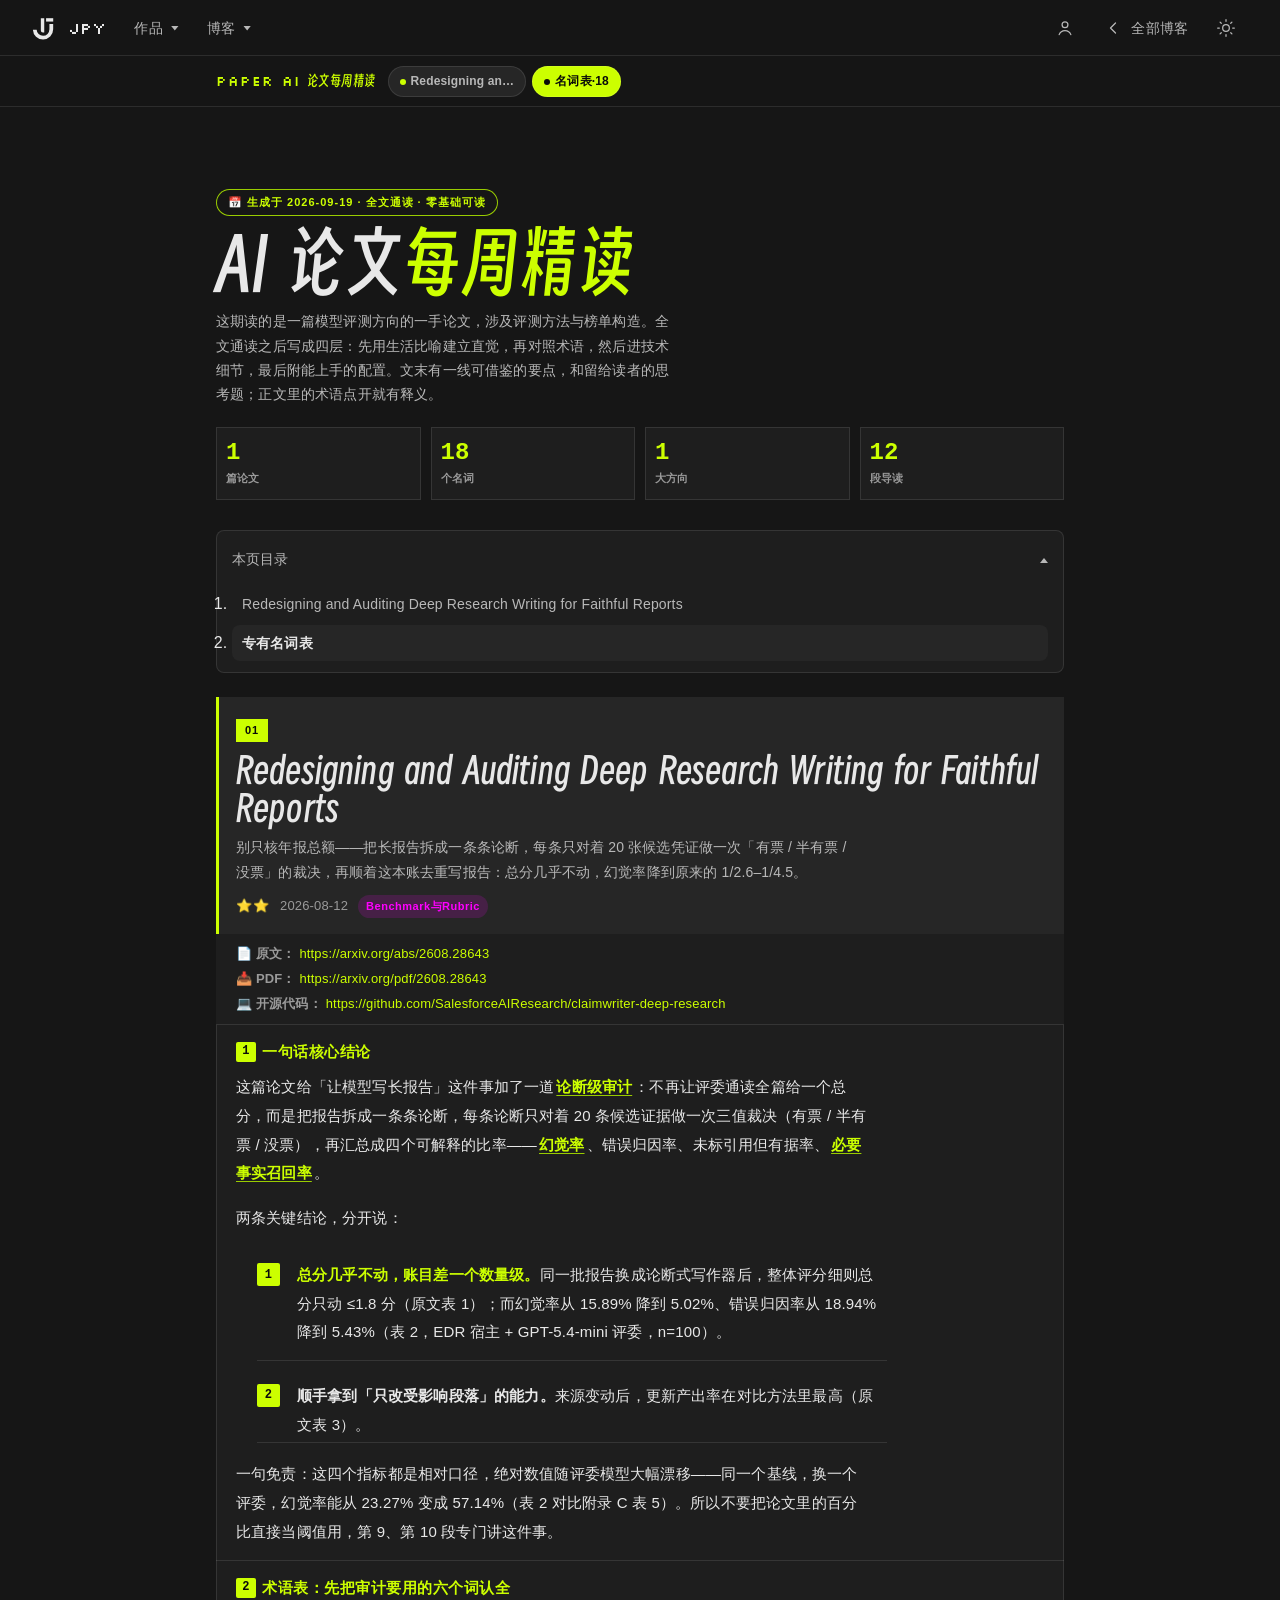
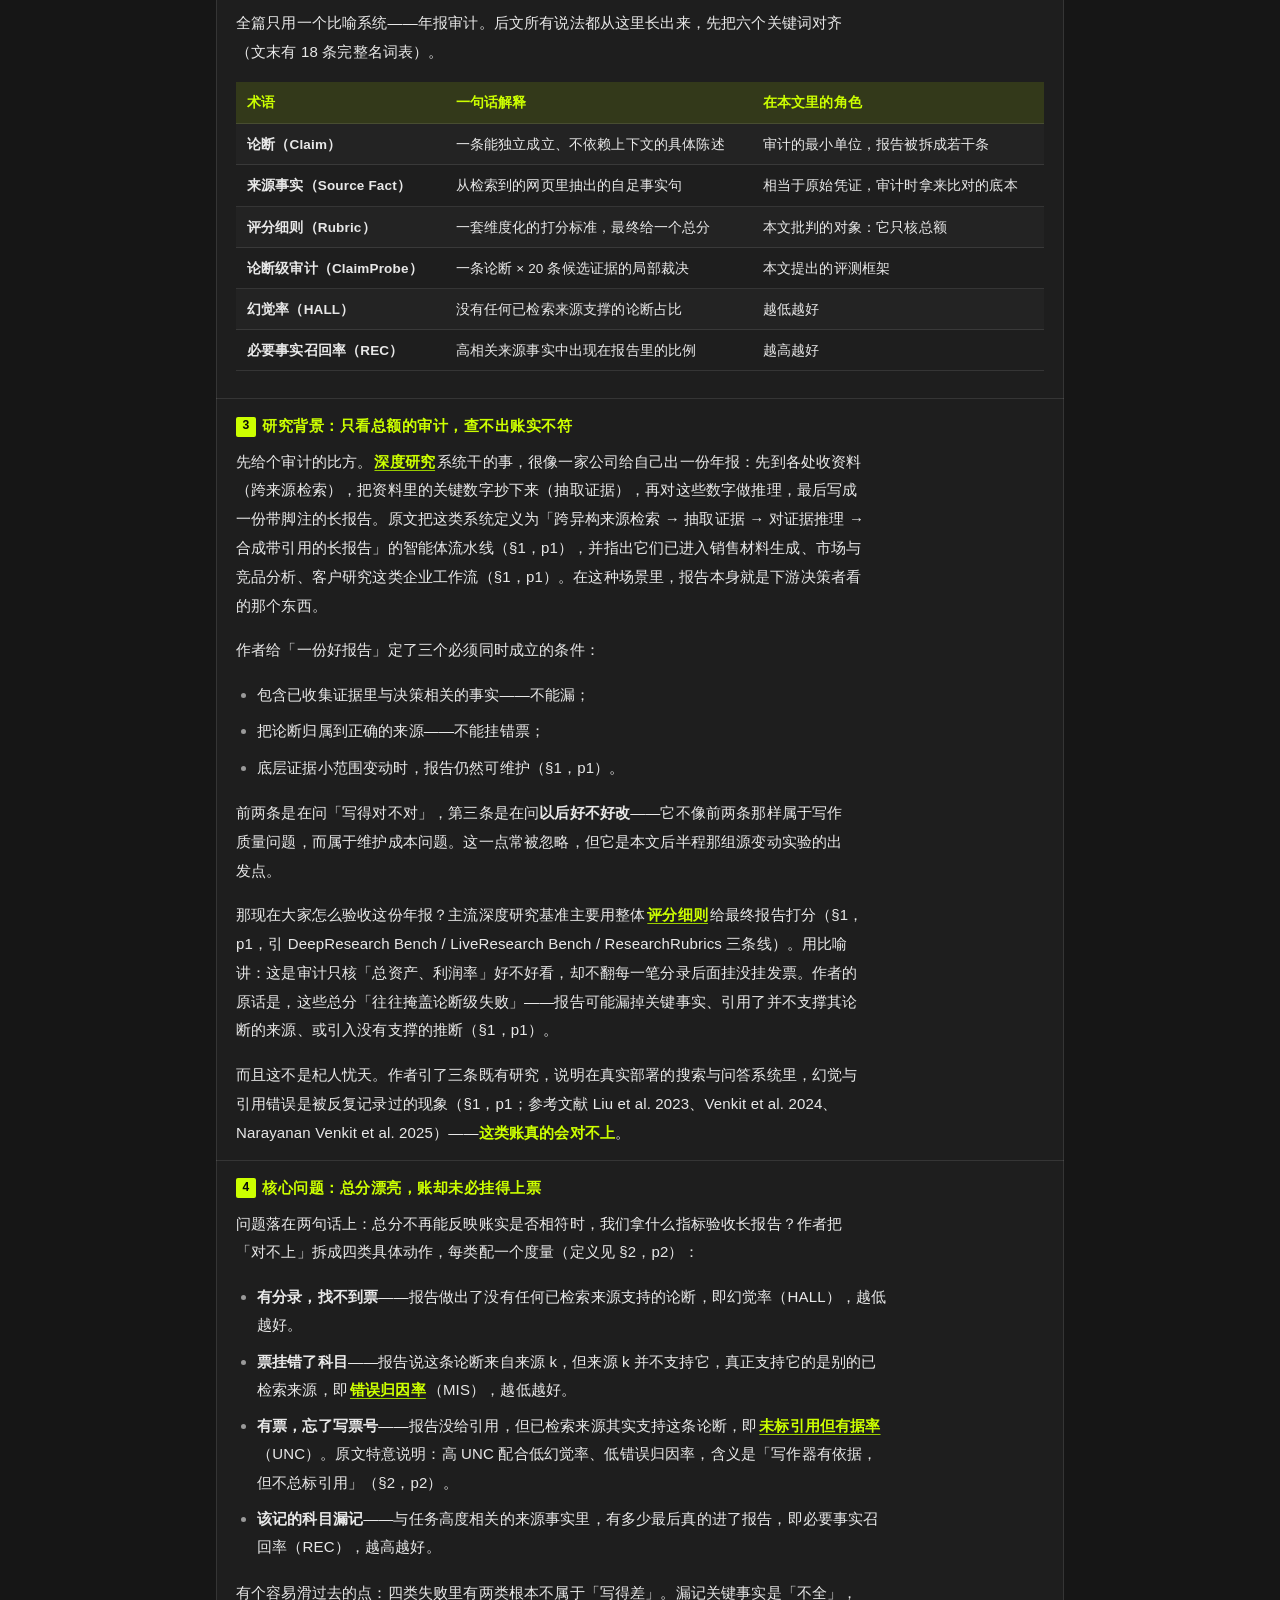
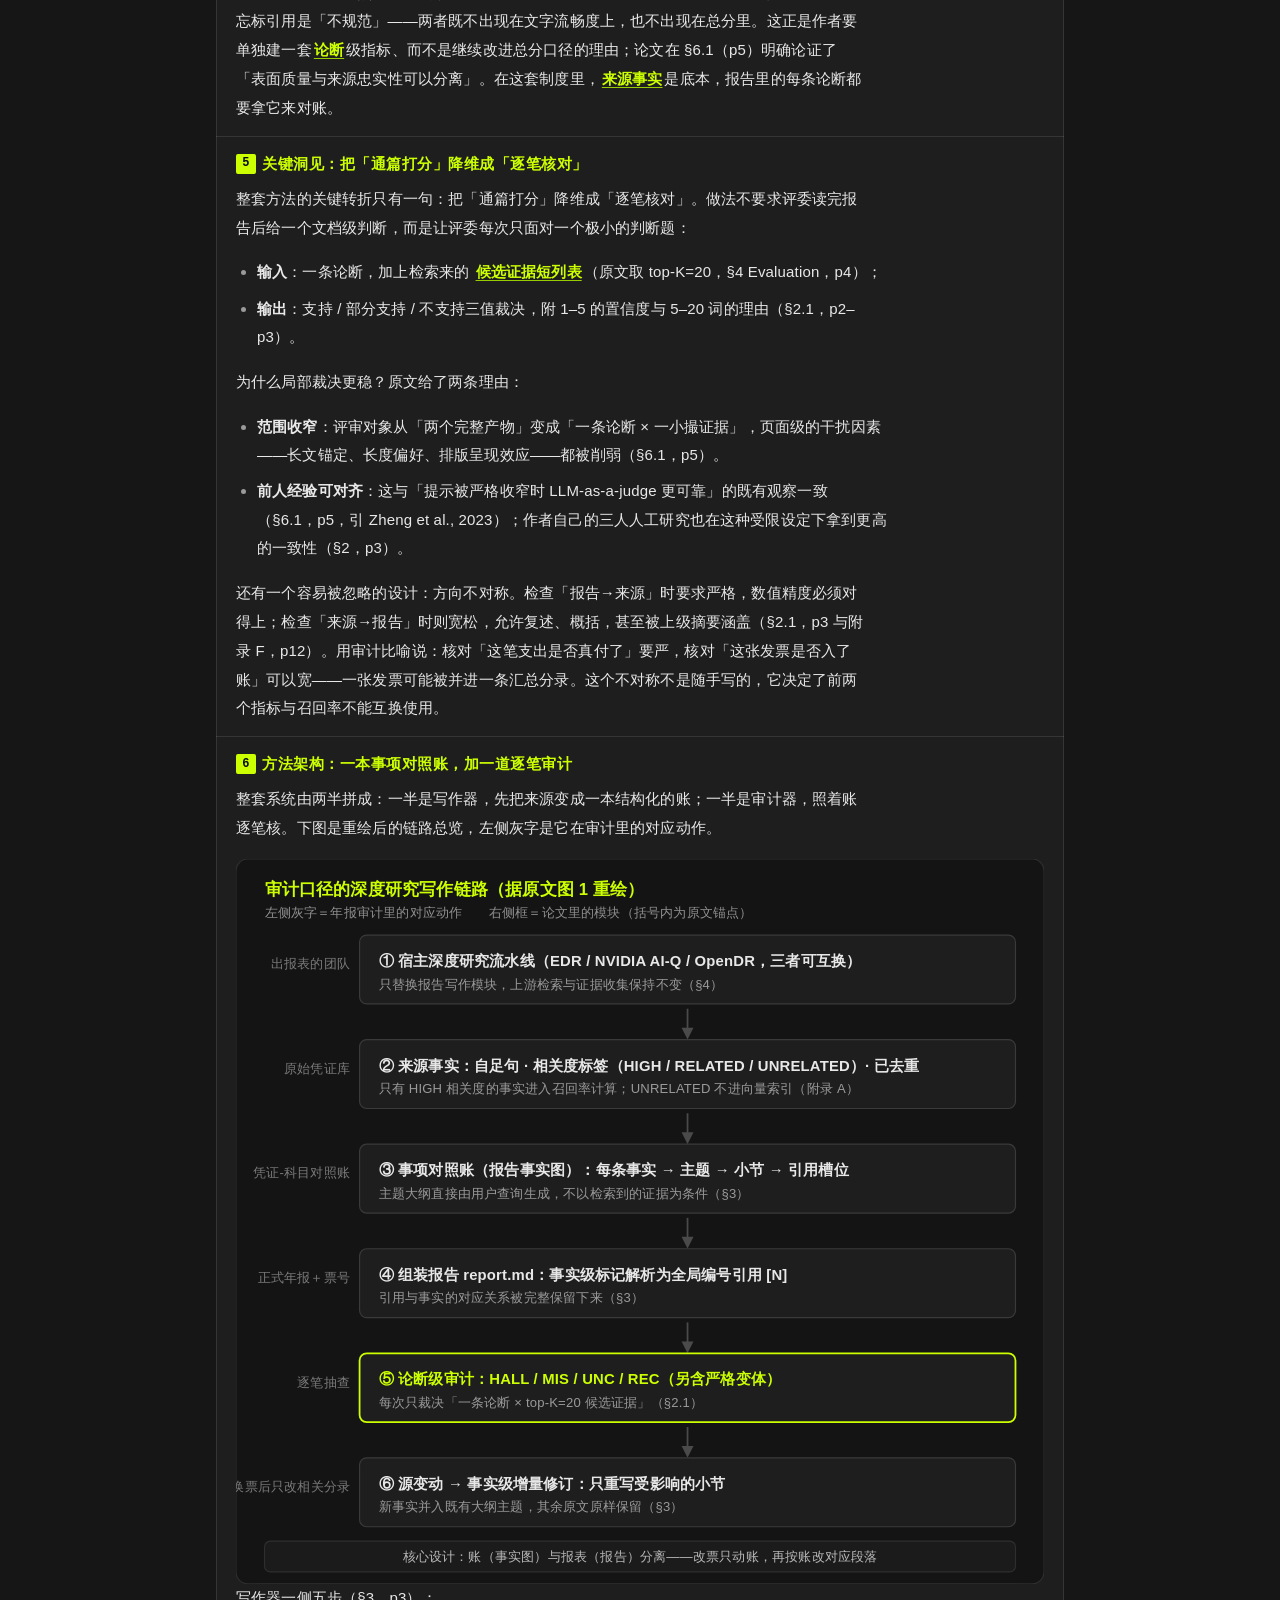
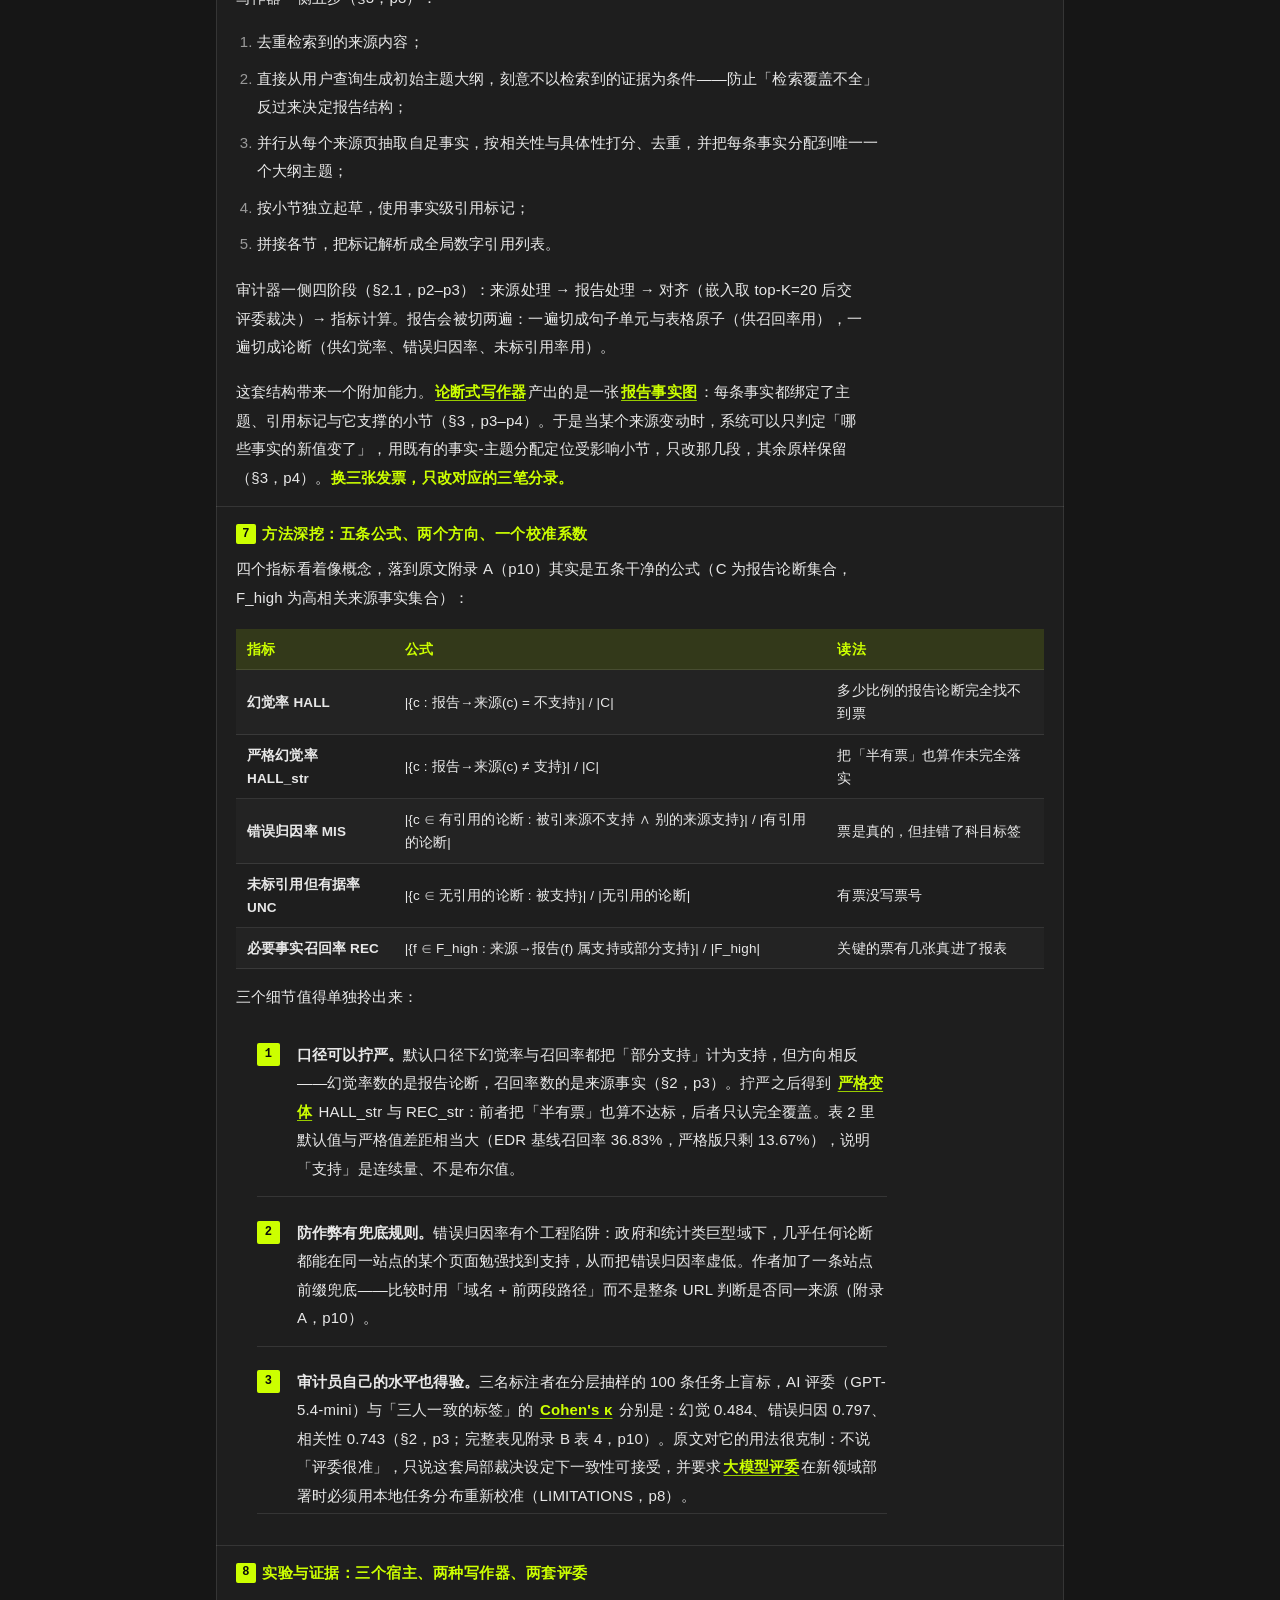
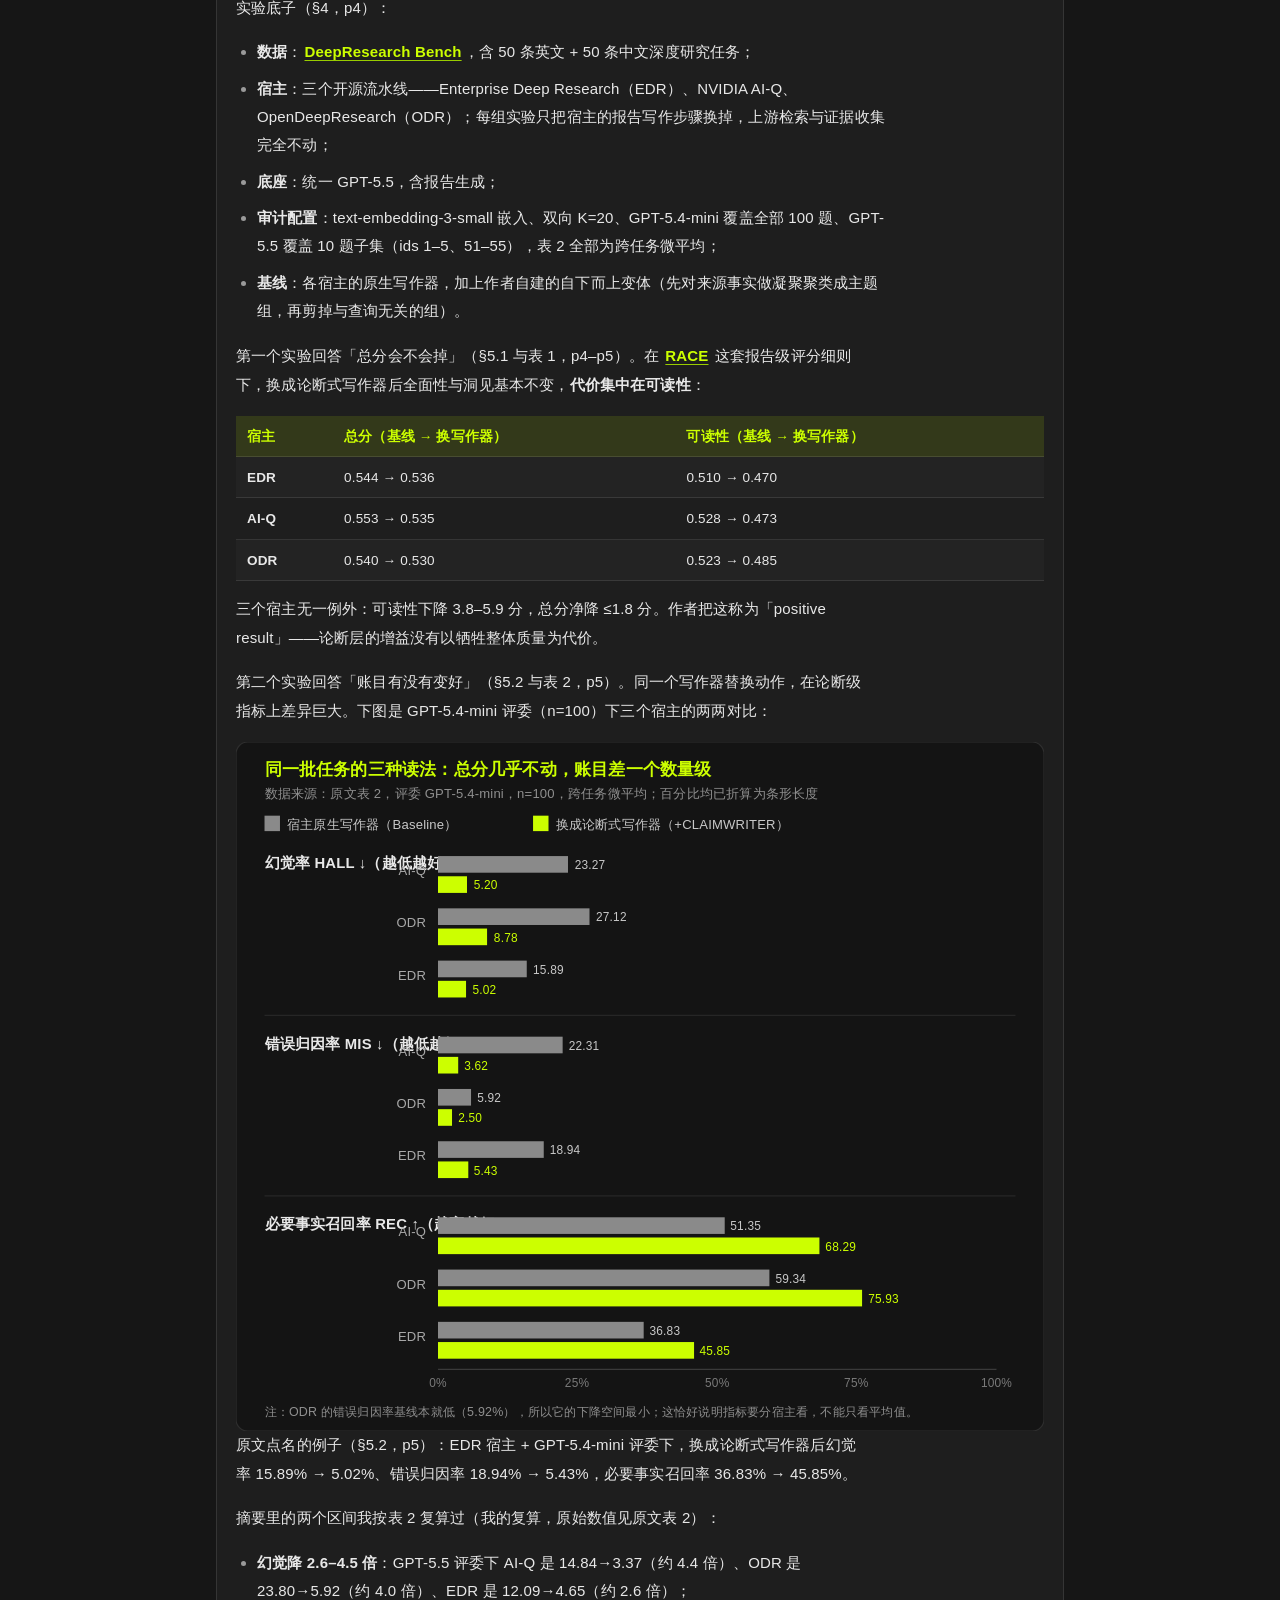
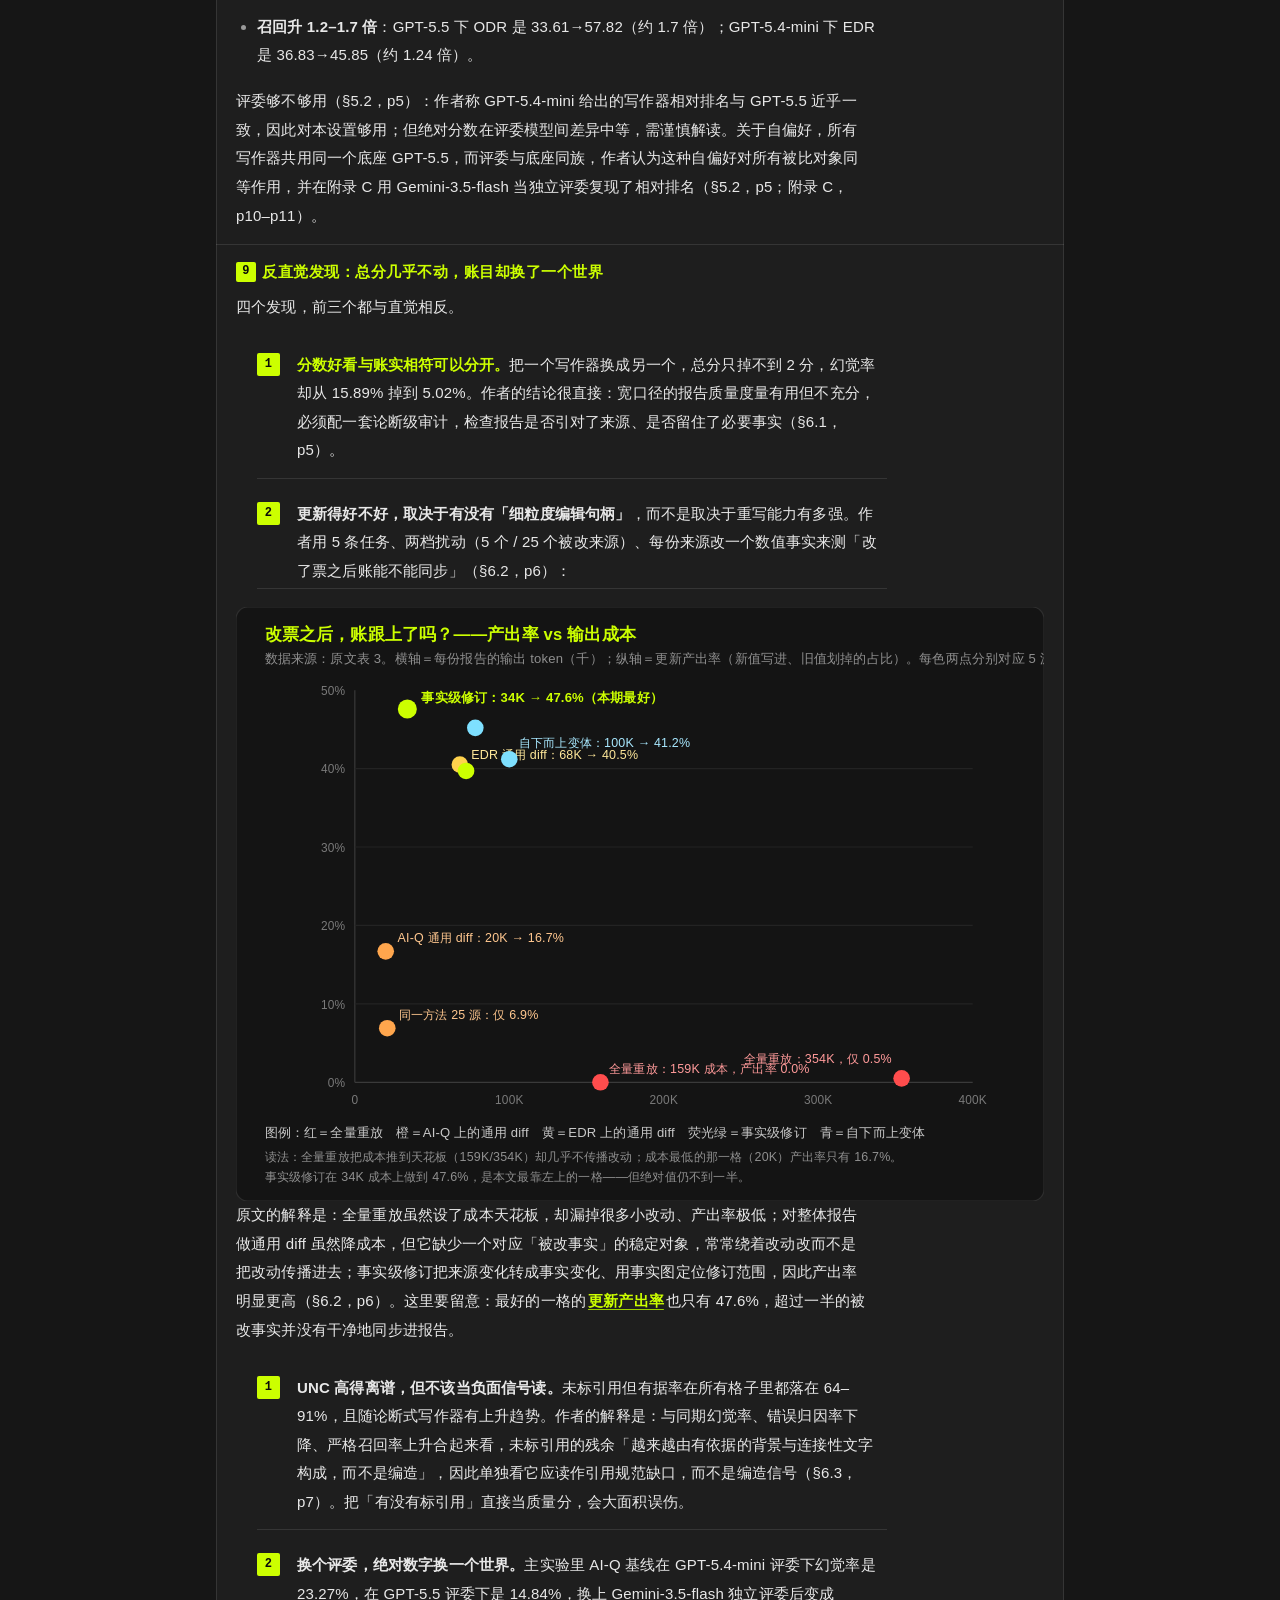
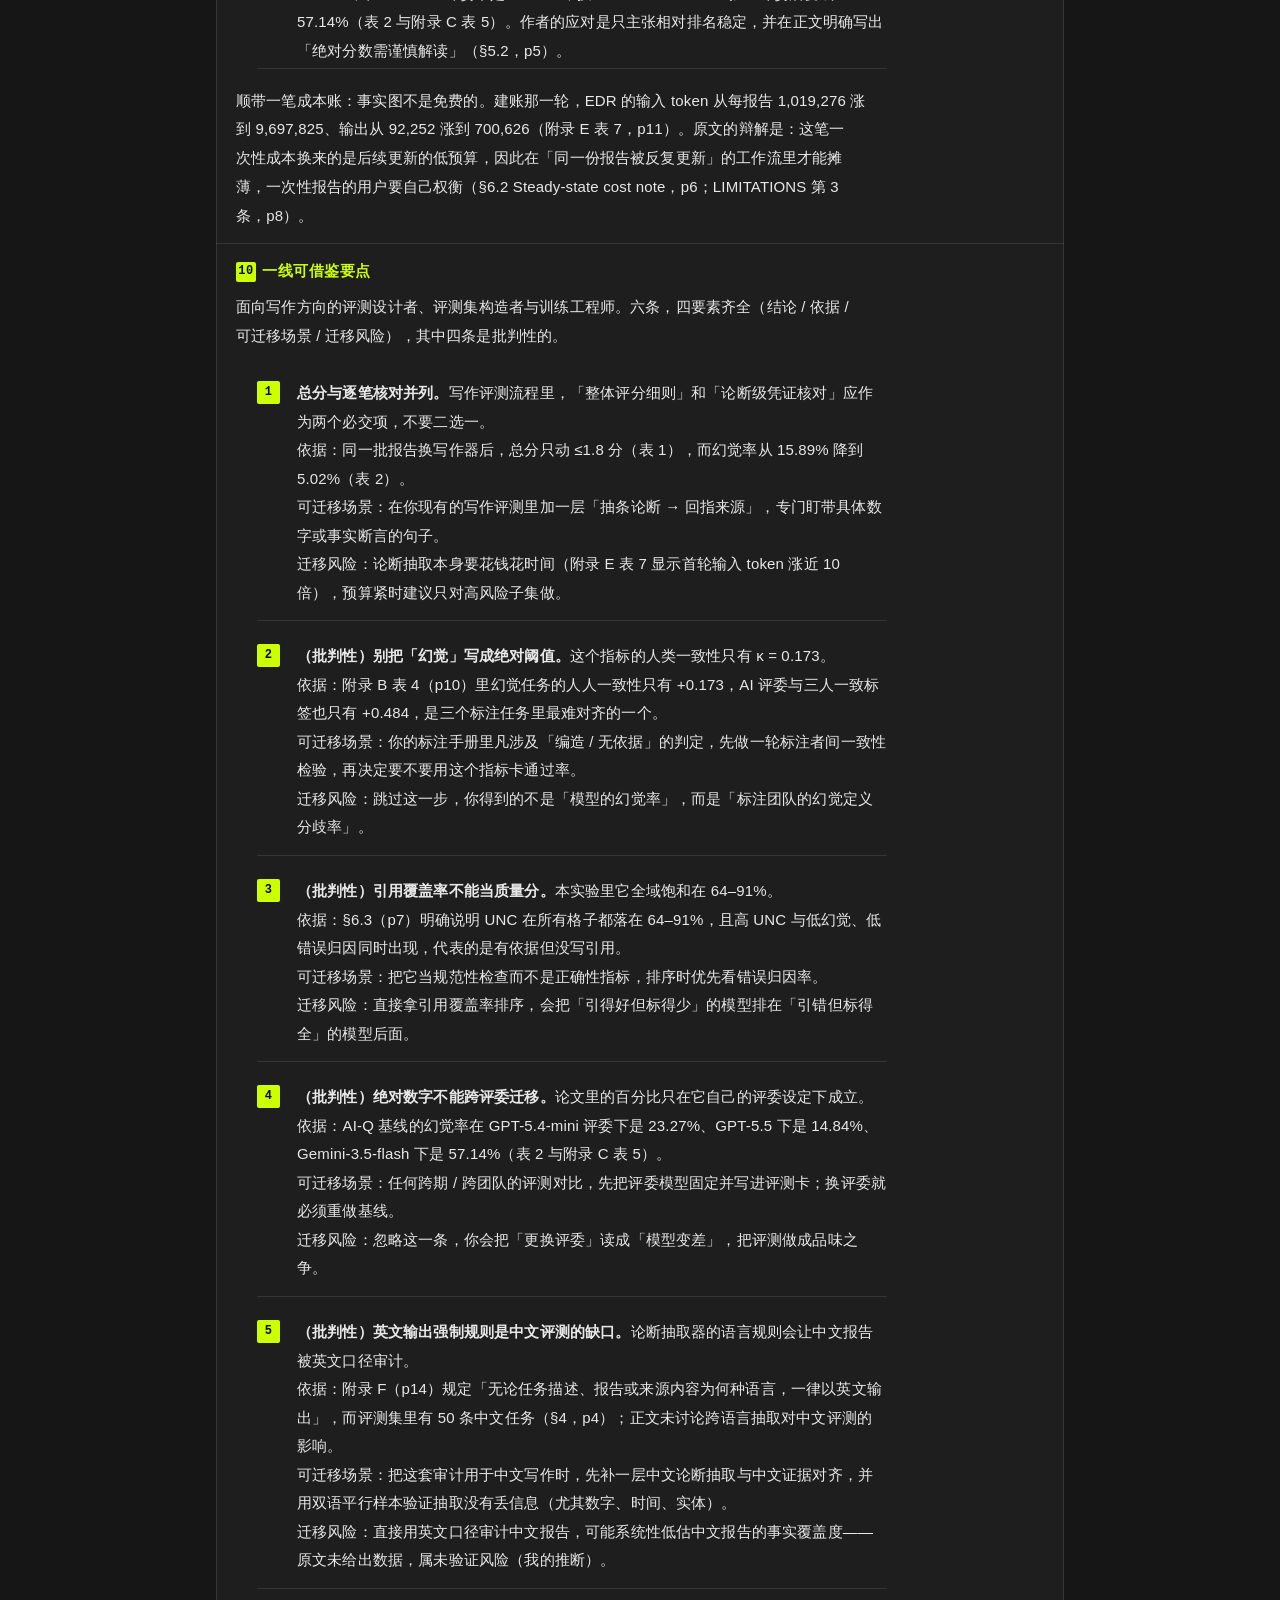
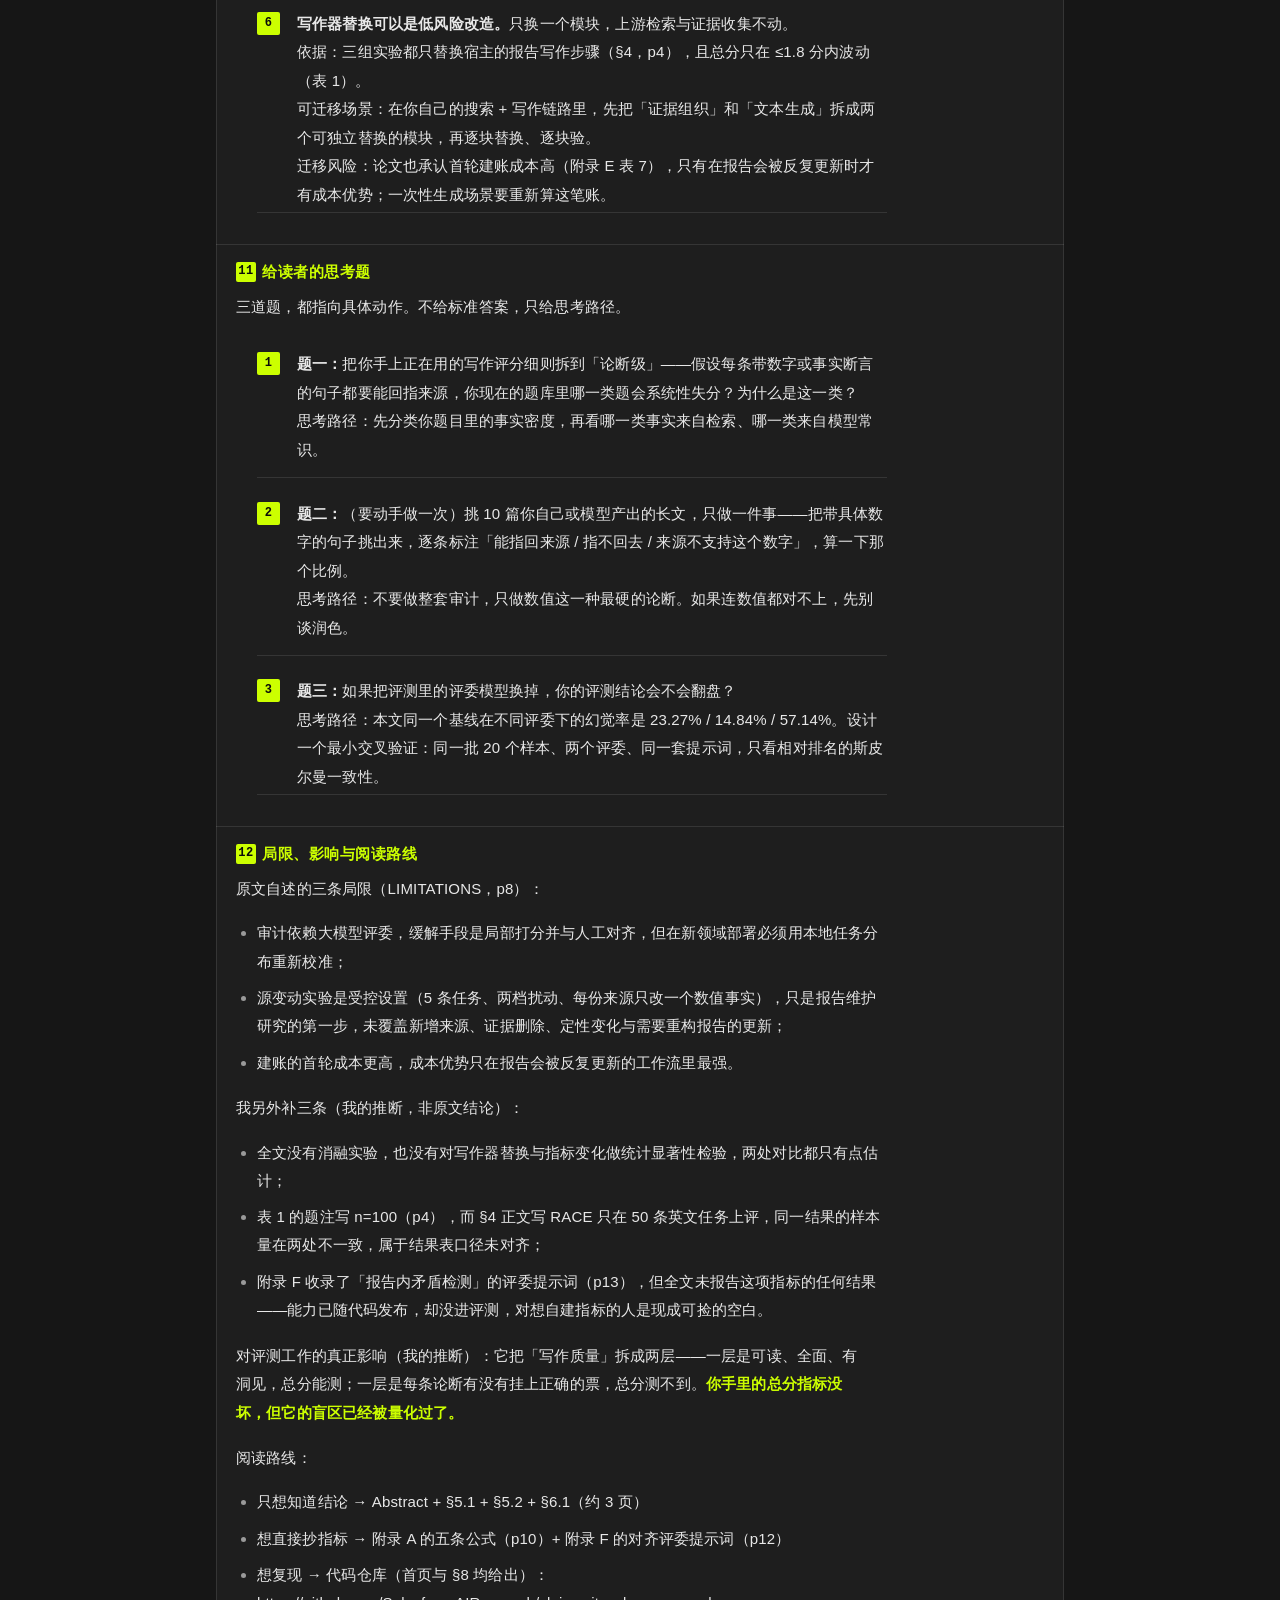
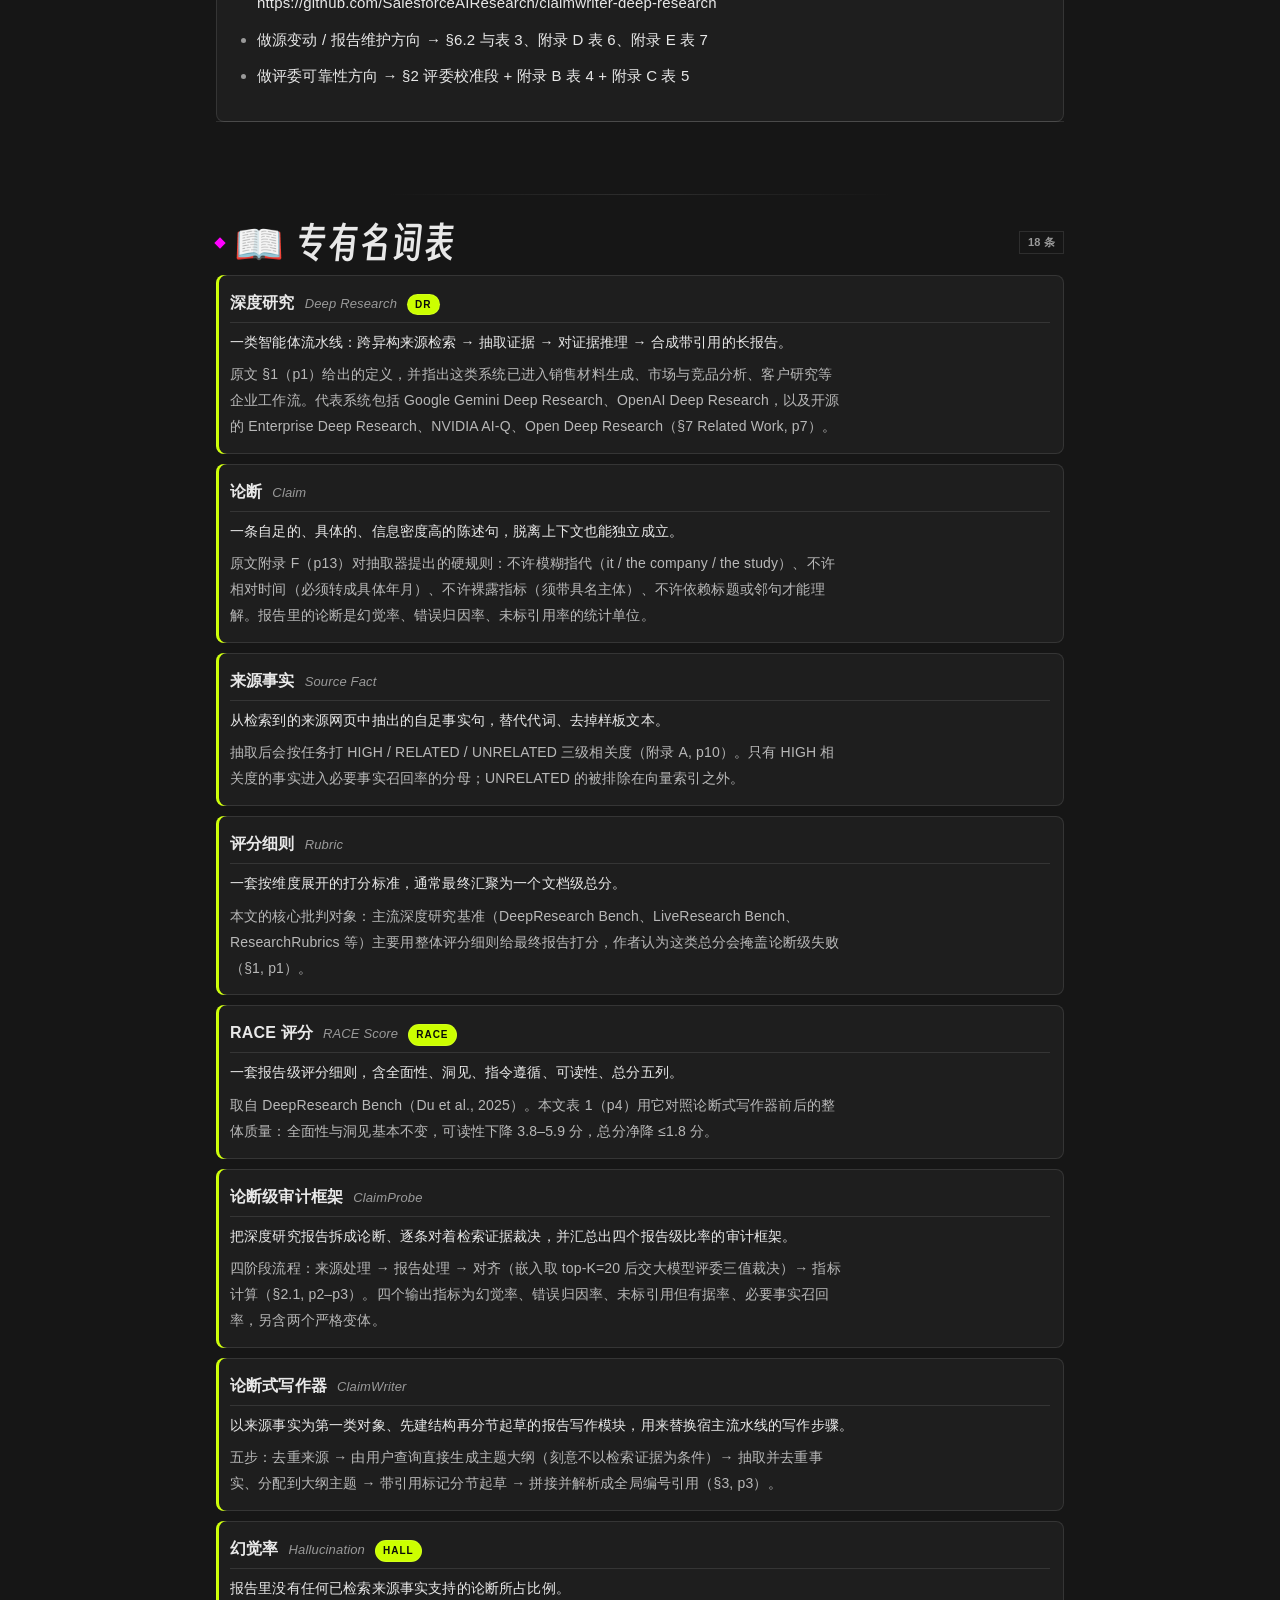
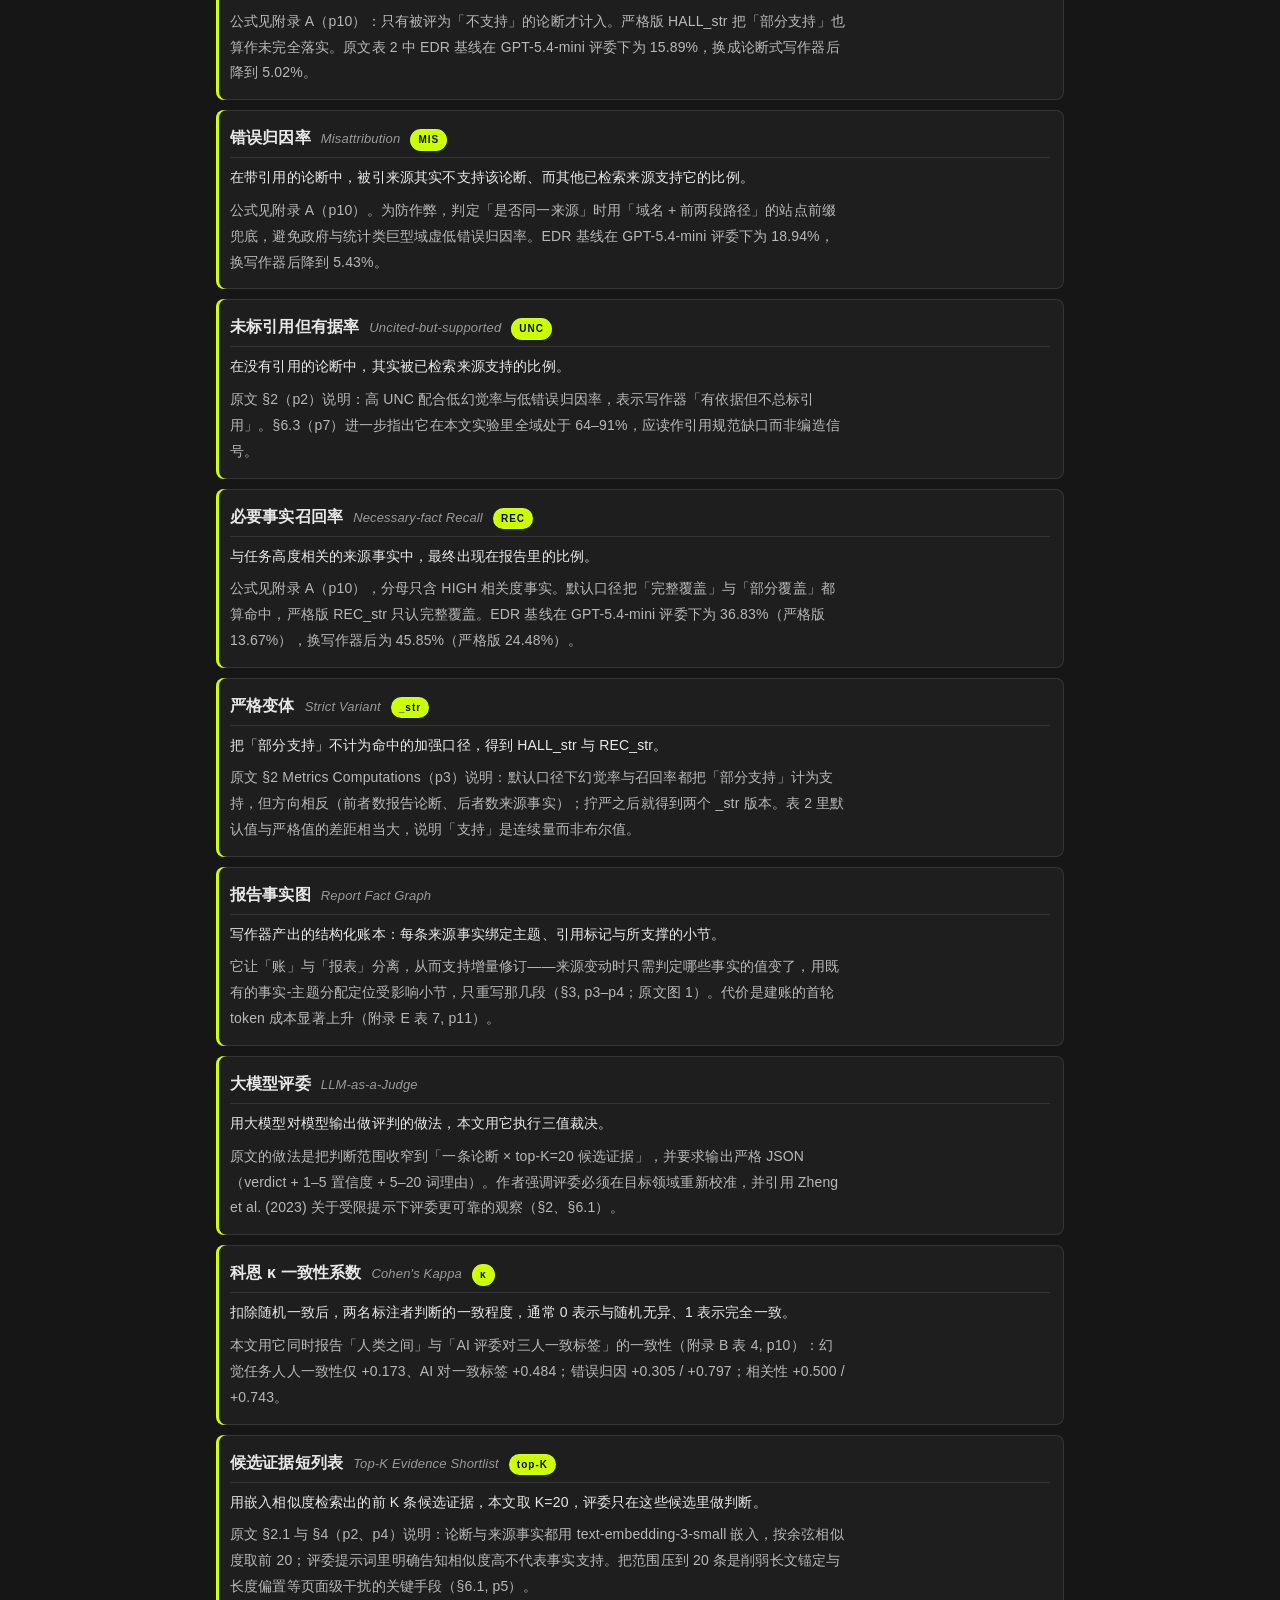
<file: blog/paper-20260919.html>
<!DOCTYPE html>
<html lang="zh-CN" data-theme="acid" data-scheme="ink">
<head>
<meta charset="UTF-8">
<meta name="viewport" content="width=device-width, initial-scale=1.0, maximum-scale=5.0">
<title>Auditing Deep Research Writing · 深度研究报告的可信度，怎么审 · 简沛言 JIANPEIYAN</title>
<script>(function(){try{var s=localStorage.getItem('jpy-scheme');if(s==='light'||s==='ink')document.documentElement.setAttribute('data-scheme',s)}catch(e){}})();</script>
<link rel="stylesheet" href="blog.css">
</head>
<body>
<header class="nav"><div class="nav-in"><a class="brand" href="../index.html" aria-label="简沛言 · 作品集主页"><svg viewBox="0 0 100 100" aria-hidden="true"><path d="M 36.82 9.16 L 51.00 9.16 L 51.00 67.83 A 1.35 1.35 0 0 1 49.65 69.18 L 45.26 69.18 A 8.44 8.44 0 0 1 36.82 60.74 Z" fill="currentColor"/><path d="M 80.40 32.98 L 80.40 55.69 A 34.42 34.42 0 0 1 45.98 90.11 A 34.42 34.42 0 0 1 11.59 57.17" fill="none" stroke="currentColor" stroke-width="15.69"/><path d="M 58.64 16.18 L 88.38 16.18" fill="none" stroke="currentColor" stroke-width="14.04"/></svg><span class="px">JPY</span></a><nav class="links" aria-label="站点导航"><div class="menu"><a class="menu-btn" href="../index.html#works">作品</a><div class="menu-pop"><a href="../index.html#works"><small>01</small>核心项目</a><a href="../index.html#rent"><small>02</small>找房 Agent</a><a href="../index.html#ledger"><small>03</small>细节账本</a><a href="../index.html#flow"><small>04</small>工作流</a><a href="../index.html#contact"><small>07</small>联系</a></div></div><div class="menu"><a class="menu-btn" href="../index.html#more">博客</a><div class="menu-pop"><a href="paper-20260928.html"><small>09.28 · 论文精读</small>Who Wrote This Line? · 古典诗词检测</a><a href="paper-20260925.html"><small>09.25 · 论文精读</small>StoryAlign · 故事生成奖励模型</a><a href="paper-20260922.html"><small>09.22 · 论文精读</small>LegalCiteTrust · 法律报告引用可信度</a><a href="paper-20260919.html" aria-current="page"><small>09.19 · 论文精读</small>Auditing Deep Research Writing · 深研报告可信度审计</a><a href="paper-20260916.html"><small>09.16 · 论文精读</small>HoWToBench · 人类级写作能力评测</a><a href="index.html"><small>ALL</small>全部博客</a></div></div></nav><div class="tools"><a class="ibtn" href="../login.html" aria-label="登录" title="登录"><svg viewBox="0 0 24 24" aria-hidden="true"><circle cx="12" cy="8" r="3.5"/><path d="M5 20c1.2-3.4 3.8-5 7-5s5.8 1.6 7 5"/></svg></a><a class="back" href="index.html"><svg viewBox="0 0 24 24" aria-hidden="true"><path d="M15 6l-6 6 6 6"/></svg><span>全部博客</span></a><button class="ibtn" id="schemeBtn" type="button" aria-label="切换明暗"></button></div></div></header>
<script>document.documentElement.classList.add('js')</script>

<header class="topbar">
  <div class="topbar-inner">
    <div class="topbar-title">PAPER <span class="cn">AI 论文<em>每周精读</em></span></div>
    <nav class="topbar-nav"><a href="#paper1"><span class="dot"></span>Redesigning an…</a><a href="#glossary"><span class="dot"></span>名词表·18</a></nav>
  </div>
</header>
<div class="read-progress" id="readProgress"></div>

<div class="masthead">
  <div class="masthead-badge">📅 生成于 2026-09-19 · 全文通读 · 零基础可读</div>
  <h1>AI 论文<em>每周精读</em></h1>
  <p class="masthead-sub">这期读的是一篇模型评测方向的一手论文，涉及评测方法与榜单构造。全文通读之后写成四层：先用生活比喻建立直觉，再对照术语，然后进技术细节，最后附能上手的配置。文末有一线可借鉴的要点，和留给读者的思考题；正文里的术语点开就有释义。</p>
  <div class="masthead-stats"><div class="stat"><div class="stat-num">1</div><div class="stat-label">篇论文</div></div><div class="stat"><div class="stat-num">18</div><div class="stat-label">个名词</div></div><div class="stat"><div class="stat-num">1</div><div class="stat-label">大方向</div></div><div class="stat"><div class="stat-num">12</div><div class="stat-label">段导读</div></div></div>
</div>

<main class="container">
<details class="toc" id="toc" aria-label="本页目录" open><summary>本页目录</summary><ol id="tocList"></ol></details>
  <section id="paper1" class="section"><article class="paper-card reveal"><div class="paper-head"><div class="paper-seq">01</div><h2 class="paper-title">Redesigning and Auditing Deep Research Writing for Faithful Reports</h2><p class="paper-oneliner">别只核年报总额——把长报告拆成一条条论断，每条只对着 20 张候选凭证做一次「有票 / 半有票 / 没票」的裁决，再顺着这本账去重写报告：总分几乎不动，幻觉率降到原来的 1/2.6–1/4.5。</p><div class="paper-meta"><span class="difficulty">⭐⭐</span><span class="paper-date">2026-08-12</span><span class="tag-badge tag-bench">Benchmark与Rubric</span></div></div><div class="links-box"><div class="link-item"><span class="link-label">📄 原文：</span><a href="https://arxiv.org/abs/2608.28643" target="_blank" rel="noopener noreferrer">https://arxiv.org/abs/2608.28643</a></div><div class="link-item"><span class="link-label">📥 PDF：</span><a href="https://arxiv.org/pdf/2608.28643" target="_blank" rel="noopener noreferrer">https://arxiv.org/pdf/2608.28643</a></div><div class="link-item"><span class="link-label">💻 开源代码：</span><a href="https://github.com/SalesforceAIResearch/claimwriter-deep-research" target="_blank" rel="noopener noreferrer">https://github.com/SalesforceAIResearch/claimwriter-deep-research</a></div></div><div class="stage"><h4><span class="num">1</span>一句话核心结论</h4><div class="stage-body"><p>这篇论文给「让模型写长报告」这件事加了一道<span class="tbs" data-term="claimprobe"><input type="checkbox" id="tbs1" class="tbs-toggle"><label for="tbs1" class="tbs-term">论断级审计</label><span class="tbs-panel"><span class="tbs-head"><span class="tbs-zh">论断级审计框架</span><span class="tbs-en">ClaimProbe</span><label for="tbs1" class="tbs-close" title="收起">✕</label></span><span class="tbs-row"><span class="tbs-lbl">定义</span><span class="tbs-txt">把深度研究报告拆成论断、逐条对着检索证据裁决，并汇总出四个报告级比率的审计框架。</span></span><span class="tbs-row"><span class="tbs-lbl">展开</span><span class="tbs-txt">四阶段流程：来源处理 → 报告处理 → 对齐（嵌入取 top-K=20 后交大模型评委三值裁决）→ 指标计算（§2.1, p2–p3）。四个输出指标为幻觉率、错误归因率、未标引用但有据率、必要事实召回率，另含两个严格变体。</span></span><a class="tbs-more" href="#term-claimprobe">查看完整释义 ›</a></span></span>：不再让评委通读全篇给一个总分，而是把报告拆成一条条论断，每条论断只对着 20 条候选证据做一次三值裁决（有票 / 半有票 / 没票），再汇总成四个可解释的比率——<span class="tbs" data-term="hall"><input type="checkbox" id="tbs2" class="tbs-toggle"><label for="tbs2" class="tbs-term">幻觉率</label><span class="tbs-panel"><span class="tbs-head"><span class="tbs-zh">幻觉率</span><span class="tbs-en">Hallucination <span class="abbr">HALL</span></span><label for="tbs2" class="tbs-close" title="收起">✕</label></span><span class="tbs-row"><span class="tbs-lbl">定义</span><span class="tbs-txt">报告里没有任何已检索来源事实支持的论断所占比例。</span></span><span class="tbs-row"><span class="tbs-lbl">展开</span><span class="tbs-txt">公式见附录 A（p10）：只有被评为「不支持」的论断才计入。严格版 HALL_str 把「部分支持」也算作未完全落实。原文表 2 中 EDR 基线在 GPT-5.4-mini 评委下为 15.89%，换成论断式写作器后降到 5.02%。</span></span><a class="tbs-more" href="#term-hall">查看完整释义 ›</a></span></span>、错误归因率、未标引用但有据率、<span class="tbs" data-term="rec"><input type="checkbox" id="tbs3" class="tbs-toggle"><label for="tbs3" class="tbs-term">必要事实召回率</label><span class="tbs-panel"><span class="tbs-head"><span class="tbs-zh">必要事实召回率</span><span class="tbs-en">Necessary-fact Recall <span class="abbr">REC</span></span><label for="tbs3" class="tbs-close" title="收起">✕</label></span><span class="tbs-row"><span class="tbs-lbl">定义</span><span class="tbs-txt">与任务高度相关的来源事实中，最终出现在报告里的比例。</span></span><span class="tbs-row"><span class="tbs-lbl">展开</span><span class="tbs-txt">公式见附录 A（p10），分母只含 HIGH 相关度事实。默认口径把「完整覆盖」与「部分覆盖」都算命中，严格版 REC_str 只认完整覆盖。EDR 基线在 GPT-5.4-mini 评委下为 36.83%（严格版 13.67%），换写作器后为 45.85%（严格版 24.48%）。</span></span><a class="tbs-more" href="#term-rec">查看完整释义 ›</a></span></span>。</p><p>两条关键结论，分开说：</p><ul class="keypoint"><li><strong class="hl">总分几乎不动，账目差一个数量级。</strong>同一批报告换成论断式写作器后，整体评分细则总分只动 ≤1.8 分（原文表 1）；而幻觉率从 15.89% 降到 5.02%、错误归因率从 18.94% 降到 5.43%（表 2，EDR 宿主 + GPT-5.4-mini 评委，n=100）。</li><li><strong>顺手拿到「只改受影响段落」的能力。</strong>来源变动后，更新产出率在对比方法里最高（原文表 3）。</li></ul><p>一句免责：这四个指标都是相对口径，绝对数值随评委模型大幅漂移——同一个基线，换一个评委，幻觉率能从 23.27% 变成 57.14%（表 2 对比附录 C 表 5）。所以不要把论文里的百分比直接当阈值用，第 9、第 10 段专门讲这件事。</p></div></div><div class="stage"><h4><span class="num">2</span>术语表：先把审计要用的六个词认全</h4><div class="stage-body"><p>全篇只用一个比喻系统——年报审计。后文所有说法都从这里长出来，先把六个关键词对齐（文末有 18 条完整名词表）。</p><table class="compare-table"><tr><th>术语</th><th>一句话解释</th><th>在本文里的角色</th></tr><tr><td>论断（Claim）</td><td>一条能独立成立、不依赖上下文的具体陈述</td><td>审计的最小单位，报告被拆成若干条</td></tr><tr><td>来源事实（Source Fact）</td><td>从检索到的网页里抽出的自足事实句</td><td>相当于原始凭证，审计时拿来比对的底本</td></tr><tr><td>评分细则（Rubric）</td><td>一套维度化的打分标准，最终给一个总分</td><td>本文批判的对象：它只核总额</td></tr><tr><td>论断级审计（ClaimProbe）</td><td>一条论断 × 20 条候选证据的局部裁决</td><td>本文提出的评测框架</td></tr><tr><td>幻觉率（HALL）</td><td>没有任何已检索来源支撑的论断占比</td><td>越低越好</td></tr><tr><td>必要事实召回率（REC）</td><td>高相关来源事实中出现在报告里的比例</td><td>越高越好</td></tr></table></div></div><div class="stage"><h4><span class="num">3</span>研究背景：只看总额的审计，查不出账实不符</h4><div class="stage-body"><p>先给个审计的比方。<span class="tbs" data-term="dr"><input type="checkbox" id="tbs4" class="tbs-toggle"><label for="tbs4" class="tbs-term">深度研究</label><span class="tbs-panel"><span class="tbs-head"><span class="tbs-zh">深度研究</span><span class="tbs-en">Deep Research <span class="abbr">DR</span></span><label for="tbs4" class="tbs-close" title="收起">✕</label></span><span class="tbs-row"><span class="tbs-lbl">定义</span><span class="tbs-txt">一类智能体流水线：跨异构来源检索 → 抽取证据 → 对证据推理 → 合成带引用的长报告。</span></span><span class="tbs-row"><span class="tbs-lbl">展开</span><span class="tbs-txt">原文 §1（p1）给出的定义，并指出这类系统已进入销售材料生成、市场与竞品分析、客户研究等企业工作流。代表系统包括 Google Gemini Deep Research、OpenAI Deep Research，以及开源的 Enterprise Deep Research、NVIDIA AI-Q、Open Deep Research（§7 Related Work, p7）。</span></span><a class="tbs-more" href="#term-dr">查看完整释义 ›</a></span></span>系统干的事，很像一家公司给自己出一份年报：先到各处收资料（跨来源检索），把资料里的关键数字抄下来（抽取证据），再对这些数字做推理，最后写成一份带脚注的长报告。原文把这类系统定义为「跨异构来源检索 → 抽取证据 → 对证据推理 → 合成带引用的长报告」的智能体流水线（§1，p1），并指出它们已进入销售材料生成、市场与竞品分析、客户研究这类企业工作流（§1，p1）。在这种场景里，报告本身就是下游决策者看的那个东西。</p><p>作者给「一份好报告」定了三个必须同时成立的条件：</p><ul><li>包含已收集证据里与决策相关的事实——不能漏；</li><li>把论断归属到正确的来源——不能挂错票；</li><li>底层证据小范围变动时，报告仍然可维护（§1，p1）。</li></ul><p>前两条是在问「写得对不对」，第三条是在问<strong>以后好不好改</strong>——它不像前两条那样属于写作质量问题，而属于维护成本问题。这一点常被忽略，但它是本文后半程那组源变动实验的出发点。</p><p>那现在大家怎么验收这份年报？主流深度研究基准主要用整体<span class="tbs" data-term="rubric"><input type="checkbox" id="tbs5" class="tbs-toggle"><label for="tbs5" class="tbs-term">评分细则</label><span class="tbs-panel"><span class="tbs-head"><span class="tbs-zh">评分细则</span><span class="tbs-en">Rubric</span><label for="tbs5" class="tbs-close" title="收起">✕</label></span><span class="tbs-row"><span class="tbs-lbl">定义</span><span class="tbs-txt">一套按维度展开的打分标准，通常最终汇聚为一个文档级总分。</span></span><span class="tbs-row"><span class="tbs-lbl">展开</span><span class="tbs-txt">本文的核心批判对象：主流深度研究基准（DeepResearch Bench、LiveResearch Bench、ResearchRubrics 等）主要用整体评分细则给最终报告打分，作者认为这类总分会掩盖论断级失败（§1, p1）。</span></span><a class="tbs-more" href="#term-rubric">查看完整释义 ›</a></span></span>给最终报告打分（§1，p1，引 DeepResearch Bench / LiveResearch Bench / ResearchRubrics 三条线）。用比喻讲：这是审计只核「总资产、利润率」好不好看，却不翻每一笔分录后面挂没挂发票。作者的原话是，这些总分「往往掩盖论断级失败」——报告可能漏掉关键事实、引用了并不支撑其论断的来源、或引入没有支撑的推断（§1，p1）。</p><p>而且这不是杞人忧天。作者引了三条既有研究，说明在真实部署的搜索与问答系统里，幻觉与引用错误是被反复记录过的现象（§1，p1；参考文献 Liu et al. 2023、Venkit et al. 2024、Narayanan Venkit et al. 2025）——<strong class="hl">这类账真的会对不上</strong>。</p></div></div><div class="stage"><h4><span class="num">4</span>核心问题：总分漂亮，账却未必挂得上票</h4><div class="stage-body"><p>问题落在两句话上：总分不再能反映账实是否相符时，我们拿什么指标验收长报告？作者把「对不上」拆成四类具体动作，每类配一个度量（定义见 §2，p2）：</p><ul><li><strong>有分录，找不到票</strong>——报告做出了没有任何已检索来源支持的论断，即幻觉率（HALL），越低越好。</li><li><strong>票挂错了科目</strong>——报告说这条论断来自来源 k，但来源 k 并不支持它，真正支持它的是别的已检索来源，即<span class="tbs" data-term="mis"><input type="checkbox" id="tbs6" class="tbs-toggle"><label for="tbs6" class="tbs-term">错误归因率</label><span class="tbs-panel"><span class="tbs-head"><span class="tbs-zh">错误归因率</span><span class="tbs-en">Misattribution <span class="abbr">MIS</span></span><label for="tbs6" class="tbs-close" title="收起">✕</label></span><span class="tbs-row"><span class="tbs-lbl">定义</span><span class="tbs-txt">在带引用的论断中，被引来源其实不支持该论断、而其他已检索来源支持它的比例。</span></span><span class="tbs-row"><span class="tbs-lbl">展开</span><span class="tbs-txt">公式见附录 A（p10）。为防作弊，判定「是否同一来源」时用「域名 + 前两段路径」的站点前缀兜底，避免政府与统计类巨型域虚低错误归因率。EDR 基线在 GPT-5.4-mini 评委下为 18.94%，换写作器后降到 5.43%。</span></span><a class="tbs-more" href="#term-mis">查看完整释义 ›</a></span></span>（MIS），越低越好。</li><li><strong>有票，忘了写票号</strong>——报告没给引用，但已检索来源其实支持这条论断，即<span class="tbs" data-term="unc"><input type="checkbox" id="tbs7" class="tbs-toggle"><label for="tbs7" class="tbs-term">未标引用但有据率</label><span class="tbs-panel"><span class="tbs-head"><span class="tbs-zh">未标引用但有据率</span><span class="tbs-en">Uncited-but-supported <span class="abbr">UNC</span></span><label for="tbs7" class="tbs-close" title="收起">✕</label></span><span class="tbs-row"><span class="tbs-lbl">定义</span><span class="tbs-txt">在没有引用的论断中，其实被已检索来源支持的比例。</span></span><span class="tbs-row"><span class="tbs-lbl">展开</span><span class="tbs-txt">原文 §2（p2）说明：高 UNC 配合低幻觉率与低错误归因率，表示写作器「有依据但不总标引用」。§6.3（p7）进一步指出它在本文实验里全域处于 64–91%，应读作引用规范缺口而非编造信号。</span></span><a class="tbs-more" href="#term-unc">查看完整释义 ›</a></span></span>（UNC）。原文特意说明：高 UNC 配合低幻觉率、低错误归因率，含义是「写作器有依据，但不总标引用」（§2，p2）。</li><li><strong>该记的科目漏记</strong>——与任务高度相关的来源事实里，有多少最后真的进了报告，即必要事实召回率（REC），越高越好。</li></ul><p>有个容易滑过去的点：四类失败里有两类根本不属于「写得差」。漏记关键事实是「不全」，忘标引用是「不规范」——两者既不出现在文字流畅度上，也不出现在总分里。这正是作者要单独建一套<span class="tbs" data-term="claim"><input type="checkbox" id="tbs8" class="tbs-toggle"><label for="tbs8" class="tbs-term">论断</label><span class="tbs-panel"><span class="tbs-head"><span class="tbs-zh">论断</span><span class="tbs-en">Claim</span><label for="tbs8" class="tbs-close" title="收起">✕</label></span><span class="tbs-row"><span class="tbs-lbl">定义</span><span class="tbs-txt">一条自足的、具体的、信息密度高的陈述句，脱离上下文也能独立成立。</span></span><span class="tbs-row"><span class="tbs-lbl">展开</span><span class="tbs-txt">原文附录 F（p13）对抽取器提出的硬规则：不许模糊指代（it / the company / the study）、不许相对时间（必须转成具体年月）、不许裸露指标（须带具名主体）、不许依赖标题或邻句才能理解。报告里的论断是幻觉率、错误归因率、未标引用率的统计单位。</span></span><a class="tbs-more" href="#term-claim">查看完整释义 ›</a></span></span>级指标、而不是继续改进总分口径的理由；论文在 §6.1（p5）明确论证了「表面质量与来源忠实性可以分离」。在这套制度里，<span class="tbs" data-term="sourcefact"><input type="checkbox" id="tbs9" class="tbs-toggle"><label for="tbs9" class="tbs-term">来源事实</label><span class="tbs-panel"><span class="tbs-head"><span class="tbs-zh">来源事实</span><span class="tbs-en">Source Fact</span><label for="tbs9" class="tbs-close" title="收起">✕</label></span><span class="tbs-row"><span class="tbs-lbl">定义</span><span class="tbs-txt">从检索到的来源网页中抽出的自足事实句，替代代词、去掉样板文本。</span></span><span class="tbs-row"><span class="tbs-lbl">展开</span><span class="tbs-txt">抽取后会按任务打 HIGH / RELATED / UNRELATED 三级相关度（附录 A, p10）。只有 HIGH 相关度的事实进入必要事实召回率的分母；UNRELATED 的被排除在向量索引之外。</span></span><a class="tbs-more" href="#term-sourcefact">查看完整释义 ›</a></span></span>是底本，报告里的每条论断都要拿它来对账。</p></div></div><div class="stage"><h4><span class="num">5</span>关键洞见：把「通篇打分」降维成「逐笔核对」</h4><div class="stage-body"><p>整套方法的关键转折只有一句：把「通篇打分」降维成「逐笔核对」。做法不要求评委读完报告后给一个文档级判断，而是让评委每次只面对一个极小的判断题：</p><ul><li><strong>输入</strong>：一条论断，加上检索来的 <span class="tbs" data-term="topk"><input type="checkbox" id="tbs10" class="tbs-toggle"><label for="tbs10" class="tbs-term">候选证据短列表</label><span class="tbs-panel"><span class="tbs-head"><span class="tbs-zh">候选证据短列表</span><span class="tbs-en">Top-K Evidence Shortlist <span class="abbr">top-K</span></span><label for="tbs10" class="tbs-close" title="收起">✕</label></span><span class="tbs-row"><span class="tbs-lbl">定义</span><span class="tbs-txt">用嵌入相似度检索出的前 K 条候选证据，本文取 K=20，评委只在这些候选里做判断。</span></span><span class="tbs-row"><span class="tbs-lbl">展开</span><span class="tbs-txt">原文 §2.1 与 §4（p2、p4）说明：论断与来源事实都用 text-embedding-3-small 嵌入，按余弦相似度取前 20；评委提示词里明确告知相似度高不代表事实支持。把范围压到 20 条是削弱长文锚定与长度偏置等页面级干扰的关键手段（§6.1, p5）。</span></span><a class="tbs-more" href="#term-topk">查看完整释义 ›</a></span></span>（原文取 top-K=20，§4 Evaluation，p4）；</li><li><strong>输出</strong>：支持 / 部分支持 / 不支持三值裁决，附 1–5 的置信度与 5–20 词的理由（§2.1，p2–p3）。</li></ul><p>为什么局部裁决更稳？原文给了两条理由：</p><ul><li><strong>范围收窄</strong>：评审对象从「两个完整产物」变成「一条论断 × 一小撮证据」，页面级的干扰因素——长文锚定、长度偏好、排版呈现效应——都被削弱（§6.1，p5）。</li><li><strong>前人经验可对齐</strong>：这与「提示被严格收窄时 LLM-as-a-judge 更可靠」的既有观察一致（§6.1，p5，引 Zheng et al., 2023）；作者自己的三人人工研究也在这种受限设定下拿到更高的一致性（§2，p3）。</li></ul><p>还有一个容易被忽略的设计：方向不对称。检查「报告→来源」时要求严格，数值精度必须对得上；检查「来源→报告」时则宽松，允许复述、概括，甚至被上级摘要涵盖（§2.1，p3 与附录 F，p12）。用审计比喻说：核对「这笔支出是否真付了」要严，核对「这张发票是否入了账」可以宽——一张发票可能被并进一条汇总分录。这个不对称不是随手写的，它决定了前两个指标与召回率不能互换使用。</p></div></div><div class="stage"><h4><span class="num">6</span>方法架构：一本事项对照账，加一道逐笔审计</h4><div class="stage-body"><p>整套系统由两半拼成：一半是写作器，先把来源变成一本结构化的账；一半是审计器，照着账逐笔核。下图是重绘后的链路总览，左侧灰字是它在审计里的对应动作。</p><svg viewBox="0 0 680 610" xmlns="http://www.w3.org/2000/svg" role="img" aria-label="审计口径的深度研究写作链路总览"><title>审计口径的深度研究写作链路（据原文图 1 重绘）</title><rect x="0" y="0" width="680" height="610" fill="#141414" stroke="#2e2e2e" rx="10"/><text x="24" y="30" fill="#ccff00" font-size="14" font-weight="700" font-family="sans-serif">审计口径的深度研究写作链路（据原文图 1 重绘）</text><text x="24" y="49" fill="#8f8f8f" font-size="11" font-family="sans-serif">左侧灰字＝年报审计里的对应动作　　右侧框＝论文里的模块（括号内为原文锚点）</text><text x="96" y="92" fill="#7a7a7a" font-size="11" text-anchor="end" font-family="sans-serif">出报表的团队</text><rect x="104" y="64" width="552" height="58" fill="#1e1e1e" stroke="#3a3a3a" rx="6"/><text x="120" y="90" fill="#e8e8e8" font-size="12.5" font-weight="700" font-family="sans-serif">① 宿主深度研究流水线（EDR / NVIDIA AI-Q / OpenDR，三者可互换）</text><text x="120" y="109" fill="#9a9a9a" font-size="11" font-family="sans-serif">只替换报告写作模块，上游检索与证据收集保持不变（§4）</text><line x1="380" y1="126" x2="380" y2="146" stroke="#4a4a4a" stroke-width="1.5"/><polygon points="380,152 375,142 385,142" fill="#4a4a4a"/><text x="96" y="180" fill="#7a7a7a" font-size="11" text-anchor="end" font-family="sans-serif">原始凭证库</text><rect x="104" y="152" width="552" height="58" fill="#1e1e1e" stroke="#3a3a3a" rx="6"/><text x="120" y="178" fill="#e8e8e8" font-size="12.5" font-weight="700" font-family="sans-serif">② 来源事实：自足句 · 相关度标签（HIGH / RELATED / UNRELATED）· 已去重</text><text x="120" y="197" fill="#9a9a9a" font-size="11" font-family="sans-serif">只有 HIGH 相关度的事实进入召回率计算；UNRELATED 不进向量索引（附录 A）</text><line x1="380" y1="214" x2="380" y2="234" stroke="#4a4a4a" stroke-width="1.5"/><polygon points="380,240 375,230 385,230" fill="#4a4a4a"/><text x="96" y="268" fill="#7a7a7a" font-size="11" text-anchor="end" font-family="sans-serif">凭证-科目对照账</text><rect x="104" y="240" width="552" height="58" fill="#1e1e1e" stroke="#3a3a3a" rx="6"/><text x="120" y="266" fill="#e8e8e8" font-size="12.5" font-weight="700" font-family="sans-serif">③ 事项对照账（报告事实图）：每条事实 → 主题 → 小节 → 引用槽位</text><text x="120" y="285" fill="#9a9a9a" font-size="11" font-family="sans-serif">主题大纲直接由用户查询生成，不以检索到的证据为条件（§3）</text><line x1="380" y1="302" x2="380" y2="322" stroke="#4a4a4a" stroke-width="1.5"/><polygon points="380,328 375,318 385,318" fill="#4a4a4a"/><text x="96" y="356" fill="#7a7a7a" font-size="11" text-anchor="end" font-family="sans-serif">正式年报＋票号</text><rect x="104" y="328" width="552" height="58" fill="#1e1e1e" stroke="#3a3a3a" rx="6"/><text x="120" y="354" fill="#e8e8e8" font-size="12.5" font-weight="700" font-family="sans-serif">④ 组装报告 report.md：事实级标记解析为全局编号引用 [N]</text><text x="120" y="373" fill="#9a9a9a" font-size="11" font-family="sans-serif">引用与事实的对应关系被完整保留下来（§3）</text><line x1="380" y1="390" x2="380" y2="410" stroke="#4a4a4a" stroke-width="1.5"/><polygon points="380,416 375,406 385,406" fill="#4a4a4a"/><text x="96" y="444" fill="#7a7a7a" font-size="11" text-anchor="end" font-family="sans-serif">逐笔抽查</text><rect x="104" y="416" width="552" height="58" fill="#1e1e1e" stroke="#ccff00" stroke-width="1.5" rx="6"/><text x="120" y="442" fill="#ccff00" font-size="12.5" font-weight="700" font-family="sans-serif">⑤ 论断级审计：HALL / MIS / UNC / REC（另含严格变体）</text><text x="120" y="461" fill="#9a9a9a" font-size="11" font-family="sans-serif">每次只裁决「一条论断 × top-K=20 候选证据」（§2.1）</text><line x1="380" y1="478" x2="380" y2="498" stroke="#4a4a4a" stroke-width="1.5"/><polygon points="380,504 375,494 385,494" fill="#4a4a4a"/><text x="96" y="532" fill="#7a7a7a" font-size="11" text-anchor="end" font-family="sans-serif">换票后只改相关分录</text><rect x="104" y="504" width="552" height="58" fill="#1e1e1e" stroke="#3a3a3a" rx="6"/><text x="120" y="530" fill="#e8e8e8" font-size="12.5" font-weight="700" font-family="sans-serif">⑥ 源变动 → 事实级增量修订：只重写受影响的小节</text><text x="120" y="549" fill="#9a9a9a" font-size="11" font-family="sans-serif">新事实并入既有大纲主题，其余原文原样保留（§3）</text><rect x="24" y="574" width="632" height="26" fill="#1b1b1b" stroke="#2e2e2e" rx="5"/><text x="340" y="591" fill="#b8b8b8" font-size="11" text-anchor="middle" font-family="sans-serif">核心设计：账（事实图）与报表（报告）分离——改票只动账，再按账改对应段落</text></svg><p>写作器一侧五步（§3，p3）：</p><ol><li>去重检索到的来源内容；</li><li>直接从用户查询生成初始主题大纲，刻意不以检索到的证据为条件——防止「检索覆盖不全」反过来决定报告结构；</li><li>并行从每个来源页抽取自足事实，按相关性与具体性打分、去重，并把每条事实分配到唯一一个大纲主题；</li><li>按小节独立起草，使用事实级引用标记；</li><li>拼接各节，把标记解析成全局数字引用列表。</li></ol><p>审计器一侧四阶段（§2.1，p2–p3）：来源处理 → 报告处理 → 对齐（嵌入取 top-K=20 后交评委裁决）→ 指标计算。报告会被切两遍：一遍切成句子单元与表格原子（供召回率用），一遍切成论断（供幻觉率、错误归因率、未标引用率用）。</p><p>这套结构带来一个附加能力。<span class="tbs" data-term="claimwriter"><input type="checkbox" id="tbs11" class="tbs-toggle"><label for="tbs11" class="tbs-term">论断式写作器</label><span class="tbs-panel"><span class="tbs-head"><span class="tbs-zh">论断式写作器</span><span class="tbs-en">ClaimWriter</span><label for="tbs11" class="tbs-close" title="收起">✕</label></span><span class="tbs-row"><span class="tbs-lbl">定义</span><span class="tbs-txt">以来源事实为第一类对象、先建结构再分节起草的报告写作模块，用来替换宿主流水线的写作步骤。</span></span><span class="tbs-row"><span class="tbs-lbl">展开</span><span class="tbs-txt">五步：去重来源 → 由用户查询直接生成主题大纲（刻意不以检索证据为条件）→ 抽取并去重事实、分配到大纲主题 → 带引用标记分节起草 → 拼接并解析成全局编号引用（§3, p3）。</span></span><a class="tbs-more" href="#term-claimwriter">查看完整释义 ›</a></span></span>产出的是一张<span class="tbs" data-term="factgraph"><input type="checkbox" id="tbs12" class="tbs-toggle"><label for="tbs12" class="tbs-term">报告事实图</label><span class="tbs-panel"><span class="tbs-head"><span class="tbs-zh">报告事实图</span><span class="tbs-en">Report Fact Graph</span><label for="tbs12" class="tbs-close" title="收起">✕</label></span><span class="tbs-row"><span class="tbs-lbl">定义</span><span class="tbs-txt">写作器产出的结构化账本：每条来源事实绑定主题、引用标记与所支撑的小节。</span></span><span class="tbs-row"><span class="tbs-lbl">展开</span><span class="tbs-txt">它让「账」与「报表」分离，从而支持增量修订——来源变动时只需判定哪些事实的值变了，用既有的事实-主题分配定位受影响小节，只重写那几段（§3, p3–p4；原文图 1）。代价是建账的首轮 token 成本显著上升（附录 E 表 7, p11）。</span></span><a class="tbs-more" href="#term-factgraph">查看完整释义 ›</a></span></span>：每条事实都绑定了主题、引用标记与它支撑的小节（§3，p3–p4）。于是当某个来源变动时，系统可以只判定「哪些事实的新值变了」，用既有的事实-主题分配定位受影响小节，只改那几段，其余原样保留（§3，p4）。<strong class="hl">换三张发票，只改对应的三笔分录。</strong></p></div></div><div class="stage"><h4><span class="num">7</span>方法深挖：五条公式、两个方向、一个校准系数</h4><div class="stage-body"><p>四个指标看着像概念，落到原文附录 A（p10）其实是五条干净的公式（C 为报告论断集合，F_high 为高相关来源事实集合）：</p><table class="compare-table"><tr><th>指标</th><th>公式</th><th>读法</th></tr><tr><td>幻觉率 HALL</td><td>|{c : 报告→来源(c) = 不支持}| / |C|</td><td>多少比例的报告论断完全找不到票</td></tr><tr><td>严格幻觉率 HALL_str</td><td>|{c : 报告→来源(c) ≠ 支持}| / |C|</td><td>把「半有票」也算作未完全落实</td></tr><tr><td>错误归因率 MIS</td><td>|{c ∈ 有引用的论断 : 被引来源不支持 ∧ 别的来源支持}| / |有引用的论断|</td><td>票是真的，但挂错了科目标签</td></tr><tr><td>未标引用但有据率 UNC</td><td>|{c ∈ 无引用的论断 : 被支持}| / |无引用的论断|</td><td>有票没写票号</td></tr><tr><td>必要事实召回率 REC</td><td>|{f ∈ F_high : 来源→报告(f) 属支持或部分支持}| / |F_high|</td><td>关键的票有几张真进了报表</td></tr></table><p>三个细节值得单独拎出来：</p><ul class="keypoint"><li><strong>口径可以拧严。</strong>默认口径下幻觉率与召回率都把「部分支持」计为支持，但方向相反——幻觉率数的是报告论断，召回率数的是来源事实（§2，p3）。拧严之后得到 <span class="tbs" data-term="strictvariant"><input type="checkbox" id="tbs13" class="tbs-toggle"><label for="tbs13" class="tbs-term">严格变体</label><span class="tbs-panel"><span class="tbs-head"><span class="tbs-zh">严格变体</span><span class="tbs-en">Strict Variant <span class="abbr">_str</span></span><label for="tbs13" class="tbs-close" title="收起">✕</label></span><span class="tbs-row"><span class="tbs-lbl">定义</span><span class="tbs-txt">把「部分支持」不计为命中的加强口径，得到 HALL_str 与 REC_str。</span></span><span class="tbs-row"><span class="tbs-lbl">展开</span><span class="tbs-txt">原文 §2 Metrics Computations（p3）说明：默认口径下幻觉率与召回率都把「部分支持」计为支持，但方向相反（前者数报告论断、后者数来源事实）；拧严之后就得到两个 _str 版本。表 2 里默认值与严格值的差距相当大，说明「支持」是连续量而非布尔值。</span></span><a class="tbs-more" href="#term-strictvariant">查看完整释义 ›</a></span></span> HALL_str 与 REC_str：前者把「半有票」也算不达标，后者只认完全覆盖。表 2 里默认值与严格值差距相当大（EDR 基线召回率 36.83%，严格版只剩 13.67%），说明「支持」是连续量、不是布尔值。</li><li><strong>防作弊有兜底规则。</strong>错误归因率有个工程陷阱：政府和统计类巨型域下，几乎任何论断都能在同一站点的某个页面勉强找到支持，从而把错误归因率虚低。作者加了一条站点前缀兜底——比较时用「域名 + 前两段路径」而不是整条 URL 判断是否同一来源（附录 A，p10）。</li><li><strong>审计员自己的水平也得验。</strong>三名标注者在分层抽样的 100 条任务上盲标，AI 评委（GPT-5.4-mini）与「三人一致的标签」的 <span class="tbs" data-term="kappa"><input type="checkbox" id="tbs14" class="tbs-toggle"><label for="tbs14" class="tbs-term">Cohen's κ</label><span class="tbs-panel"><span class="tbs-head"><span class="tbs-zh">科恩 κ 一致性系数</span><span class="tbs-en">Cohen&#x27;s Kappa <span class="abbr">κ</span></span><label for="tbs14" class="tbs-close" title="收起">✕</label></span><span class="tbs-row"><span class="tbs-lbl">定义</span><span class="tbs-txt">扣除随机一致后，两名标注者判断的一致程度，通常 0 表示与随机无异、1 表示完全一致。</span></span><span class="tbs-row"><span class="tbs-lbl">展开</span><span class="tbs-txt">本文用它同时报告「人类之间」与「AI 评委对三人一致标签」的一致性（附录 B 表 4, p10）：幻觉任务人人一致性仅 +0.173、AI 对一致标签 +0.484；错误归因 +0.305 / +0.797；相关性 +0.500 / +0.743。</span></span><a class="tbs-more" href="#term-kappa">查看完整释义 ›</a></span></span> 分别是：幻觉 0.484、错误归因 0.797、相关性 0.743（§2，p3；完整表见附录 B 表 4，p10）。原文对它的用法很克制：不说「评委很准」，只说这套局部裁决设定下一致性可接受，并要求<span class="tbs" data-term="llmjudge"><input type="checkbox" id="tbs15" class="tbs-toggle"><label for="tbs15" class="tbs-term">大模型评委</label><span class="tbs-panel"><span class="tbs-head"><span class="tbs-zh">大模型评委</span><span class="tbs-en">LLM-as-a-Judge</span><label for="tbs15" class="tbs-close" title="收起">✕</label></span><span class="tbs-row"><span class="tbs-lbl">定义</span><span class="tbs-txt">用大模型对模型输出做评判的做法，本文用它执行三值裁决。</span></span><span class="tbs-row"><span class="tbs-lbl">展开</span><span class="tbs-txt">原文的做法是把判断范围收窄到「一条论断 × top-K=20 候选证据」，并要求输出严格 JSON（verdict + 1–5 置信度 + 5–20 词理由）。作者强调评委必须在目标领域重新校准，并引用 Zheng et al. (2023) 关于受限提示下评委更可靠的观察（§2、§6.1）。</span></span><a class="tbs-more" href="#term-llmjudge">查看完整释义 ›</a></span></span>在新领域部署时必须用本地任务分布重新校准（LIMITATIONS，p8）。</li></ul></div></div><div class="stage"><h4><span class="num">8</span>实验与证据：三个宿主、两种写作器、两套评委</h4><div class="stage-body"><p>实验底子（§4，p4）：</p><ul><li><strong>数据</strong>：<span class="tbs" data-term="deepresearchbench"><input type="checkbox" id="tbs16" class="tbs-toggle"><label for="tbs16" class="tbs-term">DeepResearch Bench</label><span class="tbs-panel"><span class="tbs-head"><span class="tbs-zh">深度研究基准</span><span class="tbs-en">DeepResearch Bench</span><label for="tbs16" class="tbs-close" title="收起">✕</label></span><span class="tbs-row"><span class="tbs-lbl">定义</span><span class="tbs-txt">本文使用的评测集，含 50 条英文与 50 条中文深度研究任务。</span></span><span class="tbs-row"><span class="tbs-lbl">展开</span><span class="tbs-txt">取自 Du et al. (2025)。本文在全部 100 题（ids 1–100）上用 GPT-5.4-mini 评委跑论断级审计，在 10 题子集（ids 1–5、51–55）上另用 GPT-5.5 与 Gemini-3.5-flash 评委交叉验证，源变动实验用其中 5 条任务（ids 51–55）（§4、§6.2）。</span></span><a class="tbs-more" href="#term-deepresearchbench">查看完整释义 ›</a></span></span>，含 50 条英文 + 50 条中文深度研究任务；</li><li><strong>宿主</strong>：三个开源流水线——Enterprise Deep Research（EDR）、NVIDIA AI-Q、OpenDeepResearch（ODR）；每组实验只把宿主的报告写作步骤换掉，上游检索与证据收集完全不动；</li><li><strong>底座</strong>：统一 GPT-5.5，含报告生成；</li><li><strong>审计配置</strong>：text-embedding-3-small 嵌入、双向 K=20、GPT-5.4-mini 覆盖全部 100 题、GPT-5.5 覆盖 10 题子集（ids 1–5、51–55），表 2 全部为跨任务微平均；</li><li><strong>基线</strong>：各宿主的原生写作器，加上作者自建的自下而上变体（先对来源事实做凝聚聚类成主题组，再剪掉与查询无关的组）。</li></ul><p>第一个实验回答「总分会不会掉」（§5.1 与表 1，p4–p5）。在 <span class="tbs" data-term="race"><input type="checkbox" id="tbs17" class="tbs-toggle"><label for="tbs17" class="tbs-term">RACE</label><span class="tbs-panel"><span class="tbs-head"><span class="tbs-zh">RACE 评分</span><span class="tbs-en">RACE Score <span class="abbr">RACE</span></span><label for="tbs17" class="tbs-close" title="收起">✕</label></span><span class="tbs-row"><span class="tbs-lbl">定义</span><span class="tbs-txt">一套报告级评分细则，含全面性、洞见、指令遵循、可读性、总分五列。</span></span><span class="tbs-row"><span class="tbs-lbl">展开</span><span class="tbs-txt">取自 DeepResearch Bench（Du et al., 2025）。本文表 1（p4）用它对照论断式写作器前后的整体质量：全面性与洞见基本不变，可读性下降 3.8–5.9 分，总分净降 ≤1.8 分。</span></span><a class="tbs-more" href="#term-race">查看完整释义 ›</a></span></span> 这套报告级评分细则下，换成论断式写作器后全面性与洞见基本不变，<strong>代价集中在可读性</strong>：</p><table class="compare-table"><tr><th>宿主</th><th>总分（基线 → 换写作器）</th><th>可读性（基线 → 换写作器）</th></tr><tr><td>EDR</td><td>0.544 → 0.536</td><td>0.510 → 0.470</td></tr><tr><td>AI-Q</td><td>0.553 → 0.535</td><td>0.528 → 0.473</td></tr><tr><td>ODR</td><td>0.540 → 0.530</td><td>0.523 → 0.485</td></tr></table><p>三个宿主无一例外：可读性下降 3.8–5.9 分，总分净降 ≤1.8 分。作者把这称为「positive result」——论断层的增益没有以牺牲整体质量为代价。</p><p>第二个实验回答「账目有没有变好」（§5.2 与表 2，p5）。同一个写作器替换动作，在论断级指标上差异巨大。下图是 GPT-5.4-mini 评委（n=100）下三个宿主的两两对比：</p><svg viewBox="0 0 680 580" xmlns="http://www.w3.org/2000/svg" role="img" aria-label="三个宿主两种写作器的论断层指标对比图"><title>三宿主 × 两种写作器：幻觉率、错误归因率、必要事实召回率对比（原文表 2）</title><rect x="0" y="0" width="680" height="580" fill="#141414" stroke="#2e2e2e" rx="10"/><text x="24" y="28" fill="#ccff00" font-size="14" font-weight="700" font-family="sans-serif">同一批任务的三种读法：总分几乎不动，账目差一个数量级</text><text x="24" y="47" fill="#8f8f8f" font-size="11" font-family="sans-serif">数据来源：原文表 2，评委 GPT-5.4-mini，n=100，跨任务微平均；百分比均已折算为条形长度</text><rect x="24" y="62" width="13" height="13" fill="#8a8a8a"/><text x="43" y="73" fill="#c8c8c8" font-size="11" font-family="sans-serif">宿主原生写作器（Baseline）</text><rect x="250" y="62" width="13" height="13" fill="#ccff00"/><text x="269" y="73" fill="#c8c8c8" font-size="11" font-family="sans-serif">换成论断式写作器（+CLAIMWRITER）</text><text x="24" y="106" fill="#e8e8e8" font-size="12.5" font-weight="700" font-family="sans-serif">幻觉率 HALL ↓（越低越好）</text><text x="160" y="112" fill="#a8a8a8" font-size="11" text-anchor="end" font-family="sans-serif">AI-Q</text><rect x="170" y="96" width="109.4" height="14" fill="#8a8a8a"/><text x="285" y="107" fill="#c8c8c8" font-size="10" font-family="sans-serif">23.27</text><rect x="170" y="113" width="24.4" height="14" fill="#ccff00"/><text x="200" y="124" fill="#ccff00" font-size="10" font-family="sans-serif">5.20</text><text x="160" y="156" fill="#a8a8a8" font-size="11" text-anchor="end" font-family="sans-serif">ODR</text><rect x="170" y="140" width="127.5" height="14" fill="#8a8a8a"/><text x="303" y="151" fill="#c8c8c8" font-size="10" font-family="sans-serif">27.12</text><rect x="170" y="157" width="41.3" height="14" fill="#ccff00"/><text x="217" y="168" fill="#ccff00" font-size="10" font-family="sans-serif">8.78</text><text x="160" y="200" fill="#a8a8a8" font-size="11" text-anchor="end" font-family="sans-serif">EDR</text><rect x="170" y="184" width="74.7" height="14" fill="#8a8a8a"/><text x="250" y="195" fill="#c8c8c8" font-size="10" font-family="sans-serif">15.89</text><rect x="170" y="201" width="23.6" height="14" fill="#ccff00"/><text x="199" y="212" fill="#ccff00" font-size="10" font-family="sans-serif">5.02</text><line x1="24" y1="230" x2="656" y2="230" stroke="#262626"/><text x="24" y="258" fill="#e8e8e8" font-size="12.5" font-weight="700" font-family="sans-serif">错误归因率 MIS ↓（越低越好）</text><text x="160" y="264" fill="#a8a8a8" font-size="11" text-anchor="end" font-family="sans-serif">AI-Q</text><rect x="170" y="248" width="104.9" height="14" fill="#8a8a8a"/><text x="280" y="259" fill="#c8c8c8" font-size="10" font-family="sans-serif">22.31</text><rect x="170" y="265" width="17" height="14" fill="#ccff00"/><text x="192" y="276" fill="#ccff00" font-size="10" font-family="sans-serif">3.62</text><text x="160" y="308" fill="#a8a8a8" font-size="11" text-anchor="end" font-family="sans-serif">ODR</text><rect x="170" y="292" width="27.8" height="14" fill="#8a8a8a"/><text x="203" y="303" fill="#c8c8c8" font-size="10" font-family="sans-serif">5.92</text><rect x="170" y="309" width="11.8" height="14" fill="#ccff00"/><text x="187" y="320" fill="#ccff00" font-size="10" font-family="sans-serif">2.50</text><text x="160" y="352" fill="#a8a8a8" font-size="11" text-anchor="end" font-family="sans-serif">EDR</text><rect x="170" y="336" width="89" height="14" fill="#8a8a8a"/><text x="264" y="347" fill="#c8c8c8" font-size="10" font-family="sans-serif">18.94</text><rect x="170" y="353" width="25.5" height="14" fill="#ccff00"/><text x="200" y="364" fill="#ccff00" font-size="10" font-family="sans-serif">5.43</text><line x1="24" y1="382" x2="656" y2="382" stroke="#262626"/><text x="24" y="410" fill="#e8e8e8" font-size="12.5" font-weight="700" font-family="sans-serif">必要事实召回率 REC ↑（越高越好）</text><text x="160" y="416" fill="#a8a8a8" font-size="11" text-anchor="end" font-family="sans-serif">AI-Q</text><rect x="170" y="400" width="241.3" height="14" fill="#8a8a8a"/><text x="416" y="411" fill="#c8c8c8" font-size="10" font-family="sans-serif">51.35</text><rect x="170" y="417" width="321" height="14" fill="#ccff00"/><text x="496" y="428" fill="#ccff00" font-size="10" font-family="sans-serif">68.29</text><text x="160" y="460" fill="#a8a8a8" font-size="11" text-anchor="end" font-family="sans-serif">ODR</text><rect x="170" y="444" width="278.9" height="14" fill="#8a8a8a"/><text x="454" y="455" fill="#c8c8c8" font-size="10" font-family="sans-serif">59.34</text><rect x="170" y="461" width="356.9" height="14" fill="#ccff00"/><text x="532" y="472" fill="#ccff00" font-size="10" font-family="sans-serif">75.93</text><text x="160" y="504" fill="#a8a8a8" font-size="11" text-anchor="end" font-family="sans-serif">EDR</text><rect x="170" y="488" width="173.1" height="14" fill="#8a8a8a"/><text x="348" y="499" fill="#c8c8c8" font-size="10" font-family="sans-serif">36.83</text><rect x="170" y="505" width="215.5" height="14" fill="#ccff00"/><text x="390" y="516" fill="#ccff00" font-size="10" font-family="sans-serif">45.85</text><line x1="170" y1="528" x2="640" y2="528" stroke="#3a3a3a"/><text x="170" y="543" fill="#7a7a7a" font-size="10" text-anchor="middle" font-family="sans-serif">0%</text><text x="287" y="543" fill="#7a7a7a" font-size="10" text-anchor="middle" font-family="sans-serif">25%</text><text x="405" y="543" fill="#7a7a7a" font-size="10" text-anchor="middle" font-family="sans-serif">50%</text><text x="522" y="543" fill="#7a7a7a" font-size="10" text-anchor="middle" font-family="sans-serif">75%</text><text x="640" y="543" fill="#7a7a7a" font-size="10" text-anchor="middle" font-family="sans-serif">100%</text><text x="24" y="567" fill="#8f8f8f" font-size="10.5" font-family="sans-serif">注：ODR 的错误归因率基线本就低（5.92%），所以它的下降空间最小；这恰好说明指标要分宿主看，不能只看平均值。</text></svg><p>原文点名的例子（§5.2，p5）：EDR 宿主 + GPT-5.4-mini 评委下，换成论断式写作器后幻觉率 15.89% → 5.02%、错误归因率 18.94% → 5.43%，必要事实召回率 36.83% → 45.85%。</p><p>摘要里的两个区间我按表 2 复算过（我的复算，原始数值见原文表 2）：</p><ul><li><strong>幻觉降 2.6–4.5 倍</strong>：GPT-5.5 评委下 AI-Q 是 14.84→3.37（约 4.4 倍）、ODR 是 23.80→5.92（约 4.0 倍）、EDR 是 12.09→4.65（约 2.6 倍）；</li><li><strong>召回升 1.2–1.7 倍</strong>：GPT-5.5 下 ODR 是 33.61→57.82（约 1.7 倍）；GPT-5.4-mini 下 EDR 是 36.83→45.85（约 1.24 倍）。</li></ul><p>评委够不够用（§5.2，p5）：作者称 GPT-5.4-mini 给出的写作器相对排名与 GPT-5.5 近乎一致，因此对本设置够用；但绝对分数在评委模型间差异中等，需谨慎解读。关于自偏好，所有写作器共用同一个底座 GPT-5.5，而评委与底座同族，作者认为这种自偏好对所有被比对象同等作用，并在附录 C 用 Gemini-3.5-flash 当独立评委复现了相对排名（§5.2，p5；附录 C，p10–p11）。</p></div></div><div class="stage"><h4><span class="num">9</span>反直觉发现：总分几乎不动，账目却换了一个世界</h4><div class="stage-body"><p>四个发现，前三个都与直觉相反。</p><ul class="keypoint"><li><strong class="hl">分数好看与账实相符可以分开。</strong>把一个写作器换成另一个，总分只掉不到 2 分，幻觉率却从 15.89% 掉到 5.02%。作者的结论很直接：宽口径的报告质量度量有用但不充分，必须配一套论断级审计，检查报告是否引对了来源、是否留住了必要事实（§6.1，p5）。</li><li><strong>更新得好不好，取决于有没有「细粒度编辑句柄」</strong>，而不是取决于重写能力有多强。作者用 5 条任务、两档扰动（5 个 / 25 个被改来源）、每份来源改一个数值事实来测「改了票之后账能不能同步」（§6.2，p6）：</li></ul><svg viewBox="0 0 680 500" xmlns="http://www.w3.org/2000/svg" role="img" aria-label="更新产出率与输出成本对照图"><title>源变动后的更新产出率与输出 token 成本（原文表 3）</title><rect x="0" y="0" width="680" height="500" fill="#141414" stroke="#2e2e2e" rx="10"/><text x="24" y="28" fill="#ccff00" font-size="14" font-weight="700" font-family="sans-serif">改票之后，账跟上了吗？——产出率 vs 输出成本</text><text x="24" y="47" fill="#8f8f8f" font-size="11" font-family="sans-serif">数据来源：原文表 3。横轴＝每份报告的输出 token（千）；纵轴＝更新产出率（新值写进、旧值划掉的占比）。每色两点分别对应 5 源与 25 源扰动</text><line x1="100" y1="70" x2="100" y2="400" stroke="#3a3a3a"/><line x1="100" y1="400" x2="620" y2="400" stroke="#3a3a3a"/><text x="92" y="404" fill="#7a7a7a" font-size="10" text-anchor="end" font-family="sans-serif">0%</text><text x="92" y="338" fill="#7a7a7a" font-size="10" text-anchor="end" font-family="sans-serif">10%</text><text x="92" y="272" fill="#7a7a7a" font-size="10" text-anchor="end" font-family="sans-serif">20%</text><text x="92" y="206" fill="#7a7a7a" font-size="10" text-anchor="end" font-family="sans-serif">30%</text><text x="92" y="140" fill="#7a7a7a" font-size="10" text-anchor="end" font-family="sans-serif">40%</text><text x="92" y="74" fill="#7a7a7a" font-size="10" text-anchor="end" font-family="sans-serif">50%</text><line x1="100" y1="334" x2="620" y2="334" stroke="#232323"/><line x1="100" y1="268" x2="620" y2="268" stroke="#232323"/><line x1="100" y1="202" x2="620" y2="202" stroke="#232323"/><line x1="100" y1="136" x2="620" y2="136" stroke="#232323"/><text x="100" y="418" fill="#7a7a7a" font-size="10" text-anchor="middle" font-family="sans-serif">0</text><text x="230" y="418" fill="#7a7a7a" font-size="10" text-anchor="middle" font-family="sans-serif">100K</text><text x="360" y="418" fill="#7a7a7a" font-size="10" text-anchor="middle" font-family="sans-serif">200K</text><text x="490" y="418" fill="#7a7a7a" font-size="10" text-anchor="middle" font-family="sans-serif">300K</text><text x="620" y="418" fill="#7a7a7a" font-size="10" text-anchor="middle" font-family="sans-serif">400K</text><circle cx="306.7" cy="400" r="7" fill="#ff4d4d"/><text x="314" y="392" fill="#ff9a9a" font-size="10.5" font-family="sans-serif">全量重放：159K 成本，产出率 0.0%</text><circle cx="560.2" cy="396.7" r="7" fill="#ff4d4d"/><text x="552" y="384" fill="#ff9a9a" font-size="10.5" text-anchor="end" font-family="sans-serif">全量重放：354K，仅 0.5%</text><circle cx="126" cy="289.8" r="7" fill="#ffa64d"/><text x="136" y="282" fill="#ffc78f" font-size="10.5" font-family="sans-serif">AI-Q 通用 diff：20K → 16.7%</text><circle cx="127.3" cy="354.5" r="7" fill="#ffa64d"/><text x="137" y="347" fill="#ffc78f" font-size="10.5" font-family="sans-serif">同一方法 25 源：仅 6.9%</text><circle cx="188.4" cy="132.7" r="7" fill="#ffd24d"/><text x="198" y="128" fill="#ffe89a" font-size="10.5" font-family="sans-serif">EDR 通用 diff：68K → 40.5%</text><circle cx="144.2" cy="85.8" r="8" fill="#ccff00"/><text x="156" y="80" fill="#ccff00" font-size="11" font-weight="700" font-family="sans-serif">事实级修订：34K → 47.6%（本期最好）</text><circle cx="193.6" cy="138" r="7" fill="#ccff00"/><circle cx="201.4" cy="101.7" r="7" fill="#7ee0ff"/><circle cx="230" cy="128.1" r="7" fill="#7ee0ff"/><text x="238" y="118" fill="#a8e8ff" font-size="10.5" font-family="sans-serif">自下而上变体：100K → 41.2%</text><text x="24" y="446" fill="#c8c8c8" font-size="11" font-family="sans-serif">图例：红＝全量重放　橙＝AI-Q 上的通用 diff　黄＝EDR 上的通用 diff　荧光绿＝事实级修订　青＝自下而上变体</text><text x="24" y="466" fill="#8f8f8f" font-size="10.5" font-family="sans-serif">读法：全量重放把成本推到天花板（159K/354K）却几乎不传播改动；成本最低的那一格（20K）产出率只有 16.7%。</text><text x="24" y="483" fill="#8f8f8f" font-size="10.5" font-family="sans-serif">事实级修订在 34K 成本上做到 47.6%，是本文最靠左上的一格——但绝对值仍不到一半。</text></svg><p>原文的解释是：全量重放虽然设了成本天花板，却漏掉很多小改动、产出率极低；对整体报告做通用 diff 虽然降成本，但它缺少一个对应「被改事实」的稳定对象，常常绕着改动改而不是把改动传播进去；事实级修订把来源变化转成事实变化、用事实图定位修订范围，因此产出率明显更高（§6.2，p6）。这里要留意：最好的一格的<span class="tbs" data-term="cleanrate"><input type="checkbox" id="tbs18" class="tbs-toggle"><label for="tbs18" class="tbs-term">更新产出率</label><span class="tbs-panel"><span class="tbs-head"><span class="tbs-zh">更新产出率</span><span class="tbs-en">Clean Rate (Update Yield)</span><label for="tbs18" class="tbs-close" title="收起">✕</label></span><span class="tbs-row"><span class="tbs-lbl">定义</span><span class="tbs-txt">来源被改动后，重生成的报告陈述了新值、且不再陈述旧值的扰动事实所占比例。</span></span><span class="tbs-row"><span class="tbs-lbl">展开</span><span class="tbs-txt">原文 §6.2（p6）给出的定义与表 3 的 YIELD 列同义。5 源扰动下最好的一格是事实级修订的 47.6%，25 源扰动下是自下而上变体的 41.2%；全量重放只有 0.0% 与 0.5%。</span></span><a class="tbs-more" href="#term-cleanrate">查看完整释义 ›</a></span></span>也只有 47.6%，超过一半的被改事实并没有干净地同步进报告。</p><ul class="keypoint"><li><strong>UNC 高得离谱，但不该当负面信号读。</strong>未标引用但有据率在所有格子里都落在 64–91%，且随论断式写作器有上升趋势。作者的解释是：与同期幻觉率、错误归因率下降、严格召回率上升合起来看，未标引用的残余「越来越由有依据的背景与连接性文字构成，而不是编造」，因此单独看它应读作引用规范缺口，而不是编造信号（§6.3，p7）。把「有没有标引用」直接当质量分，会大面积误伤。</li><li><strong>换个评委，绝对数字换一个世界。</strong>主实验里 AI-Q 基线在 GPT-5.4-mini 评委下幻觉率是 23.27%，在 GPT-5.5 评委下是 14.84%，换上 Gemini-3.5-flash 独立评委后变成 57.14%（表 2 与附录 C 表 5）。作者的应对是只主张相对排名稳定，并在正文明确写出「绝对分数需谨慎解读」（§5.2，p5）。</li></ul><p>顺带一笔成本账：事实图不是免费的。建账那一轮，EDR 的输入 token 从每报告 1,019,276 涨到 9,697,825、输出从 92,252 涨到 700,626（附录 E 表 7，p11）。原文的辩解是：这笔一次性成本换来的是后续更新的低预算，因此在「同一份报告被反复更新」的工作流里才能摊薄，一次性报告的用户要自己权衡（§6.2 Steady-state cost note，p6；LIMITATIONS 第 3 条，p8）。</p></div></div><div class="stage"><h4><span class="num">10</span>一线可借鉴要点</h4><div class="stage-body"><p>面向写作方向的评测设计者、评测集构造者与训练工程师。六条，四要素齐全（结论 / 依据 / 可迁移场景 / 迁移风险），其中四条是批判性的。</p><ul class="keypoint"><li><strong>总分与逐笔核对并列。</strong>写作评测流程里，「整体评分细则」和「论断级凭证核对」应作为两个必交项，不要二选一。<br>依据：同一批报告换写作器后，总分只动 ≤1.8 分（表 1），而幻觉率从 15.89% 降到 5.02%（表 2）。<br>可迁移场景：在你现有的写作评测里加一层「抽条论断 → 回指来源」，专门盯带具体数字或事实断言的句子。<br>迁移风险：论断抽取本身要花钱花时间（附录 E 表 7 显示首轮输入 token 涨近 10 倍），预算紧时建议只对高风险子集做。</li><li><strong>（批判性）别把「幻觉」写成绝对阈值。</strong>这个指标的人类一致性只有 κ = 0.173。<br>依据：附录 B 表 4（p10）里幻觉任务的人人一致性只有 +0.173，AI 评委与三人一致标签也只有 +0.484，是三个标注任务里最难对齐的一个。<br>可迁移场景：你的标注手册里凡涉及「编造 / 无依据」的判定，先做一轮标注者间一致性检验，再决定要不要用这个指标卡通过率。<br>迁移风险：跳过这一步，你得到的不是「模型的幻觉率」，而是「标注团队的幻觉定义分歧率」。</li><li><strong>（批判性）引用覆盖率不能当质量分。</strong>本实验里它全域饱和在 64–91%。<br>依据：§6.3（p7）明确说明 UNC 在所有格子都落在 64–91%，且高 UNC 与低幻觉、低错误归因同时出现，代表的是有依据但没写引用。<br>可迁移场景：把它当规范性检查而不是正确性指标，排序时优先看错误归因率。<br>迁移风险：直接拿引用覆盖率排序，会把「引得好但标得少」的模型排在「引错但标得全」的模型后面。</li><li><strong>（批判性）绝对数字不能跨评委迁移。</strong>论文里的百分比只在它自己的评委设定下成立。<br>依据：AI-Q 基线的幻觉率在 GPT-5.4-mini 评委下是 23.27%、GPT-5.5 下是 14.84%、Gemini-3.5-flash 下是 57.14%（表 2 与附录 C 表 5）。<br>可迁移场景：任何跨期 / 跨团队的评测对比，先把评委模型固定并写进评测卡；换评委就必须重做基线。<br>迁移风险：忽略这一条，你会把「更换评委」读成「模型变差」，把评测做成品味之争。</li><li><strong>（批判性）英文输出强制规则是中文评测的缺口。</strong>论断抽取器的语言规则会让中文报告被英文口径审计。<br>依据：附录 F（p14）规定「无论任务描述、报告或来源内容为何种语言，一律以英文输出」，而评测集里有 50 条中文任务（§4，p4）；正文未讨论跨语言抽取对中文评测的影响。<br>可迁移场景：把这套审计用于中文写作时，先补一层中文论断抽取与中文证据对齐，并用双语平行样本验证抽取没有丢信息（尤其数字、时间、实体）。<br>迁移风险：直接用英文口径审计中文报告，可能系统性低估中文报告的事实覆盖度——原文未给出数据，属未验证风险（我的推断）。</li><li><strong>写作器替换可以是低风险改造。</strong>只换一个模块，上游检索与证据收集不动。<br>依据：三组实验都只替换宿主的报告写作步骤（§4，p4），且总分只在 ≤1.8 分内波动（表 1）。<br>可迁移场景：在你自己的搜索 + 写作链路里，先把「证据组织」和「文本生成」拆成两个可独立替换的模块，再逐块替换、逐块验。<br>迁移风险：论文也承认首轮建账成本高（附录 E 表 7），只有在报告会被反复更新时才有成本优势；一次性生成场景要重新算这笔账。</li></ul></div></div><div class="stage"><h4><span class="num">11</span>给读者的思考题</h4><div class="stage-body"><p>三道题，都指向具体动作。不给标准答案，只给思考路径。</p><ul class="keypoint"><li><strong>题一：</strong>把你手上正在用的写作评分细则拆到「论断级」——假设每条带数字或事实断言的句子都要能回指来源，你现在的题库里哪一类题会系统性失分？为什么是这一类？<br>思考路径：先分类你题目里的事实密度，再看哪一类事实来自检索、哪一类来自模型常识。</li><li><strong>题二：</strong>（要动手做一次）挑 10 篇你自己或模型产出的长文，只做一件事——把带具体数字的句子挑出来，逐条标注「能指回来源 / 指不回去 / 来源不支持这个数字」，算一下那个比例。<br>思考路径：不要做整套审计，只做数值这一种最硬的论断。如果连数值都对不上，先别谈润色。</li><li><strong>题三：</strong>如果把评测里的评委模型换掉，你的评测结论会不会翻盘？<br>思考路径：本文同一个基线在不同评委下的幻觉率是 23.27% / 14.84% / 57.14%。设计一个最小交叉验证：同一批 20 个样本、两个评委、同一套提示词，只看相对排名的斯皮尔曼一致性。</li></ul></div></div><div class="stage"><h4><span class="num">12</span>局限、影响与阅读路线</h4><div class="stage-body"><p>原文自述的三条局限（LIMITATIONS，p8）：</p><ul><li>审计依赖大模型评委，缓解手段是局部打分并与人工对齐，但在新领域部署必须用本地任务分布重新校准；</li><li>源变动实验是受控设置（5 条任务、两档扰动、每份来源只改一个数值事实），只是报告维护研究的第一步，未覆盖新增来源、证据删除、定性变化与需要重构报告的更新；</li><li>建账的首轮成本更高，成本优势只在报告会被反复更新的工作流里最强。</li></ul><p>我另外补三条（我的推断，非原文结论）：</p><ul><li>全文没有消融实验，也没有对写作器替换与指标变化做统计显著性检验，两处对比都只有点估计；</li><li>表 1 的题注写 n=100（p4），而 §4 正文写 RACE 只在 50 条英文任务上评，同一结果的样本量在两处不一致，属于结果表口径未对齐；</li><li>附录 F 收录了「报告内矛盾检测」的评委提示词（p13），但全文未报告这项指标的任何结果——能力已随代码发布，却没进评测，对想自建指标的人是现成可捡的空白。</li></ul><p>对评测工作的真正影响（我的推断）：它把「写作质量」拆成两层——一层是可读、全面、有洞见，总分能测；一层是每条论断有没有挂上正确的票，总分测不到。<strong class="hl">你手里的总分指标没坏，但它的盲区已经被量化过了。</strong></p><p>阅读路线：</p><ul><li>只想知道结论 → Abstract + §5.1 + §5.2 + §6.1（约 3 页）</li><li>想直接抄指标 → 附录 A 的五条公式（p10）+ 附录 F 的对齐评委提示词（p12）</li><li>想复现 → 代码仓库（首页与 §8 均给出）：https://github.com/SalesforceAIResearch/claimwriter-deep-research</li><li>做源变动 / 报告维护方向 → §6.2 与表 3、附录 D 表 6、附录 E 表 7</li><li>做评委可靠性方向 → §2 评委校准段 + 附录 B 表 4 + 附录 C 表 5</li></ul></div></div></article></section>
  <div class="sec-divider"><span></span></div><section id="glossary" class="section section--glossary"><header class="sec-head"><span class="sec-dot"></span><h2 class="sec-title">📖 专有名词表</h2><span class="sec-count">18 条</span></header><article class="glossary-card reveal" id="term-dr"><div class="term-head"><span class="term-zh">深度研究</span><span class="term-en">Deep Research</span><span class="chip chip-abbr">DR</span></div><div class="term-def">一类智能体流水线：跨异构来源检索 → 抽取证据 → 对证据推理 → 合成带引用的长报告。</div><div class="term-expand">原文 §1（p1）给出的定义，并指出这类系统已进入销售材料生成、市场与竞品分析、客户研究等企业工作流。代表系统包括 Google Gemini Deep Research、OpenAI Deep Research，以及开源的 Enterprise Deep Research、NVIDIA AI-Q、Open Deep Research（§7 Related Work, p7）。</div></article><article class="glossary-card reveal" id="term-claim"><div class="term-head"><span class="term-zh">论断</span><span class="term-en">Claim</span></div><div class="term-def">一条自足的、具体的、信息密度高的陈述句，脱离上下文也能独立成立。</div><div class="term-expand">原文附录 F（p13）对抽取器提出的硬规则：不许模糊指代（it / the company / the study）、不许相对时间（必须转成具体年月）、不许裸露指标（须带具名主体）、不许依赖标题或邻句才能理解。报告里的论断是幻觉率、错误归因率、未标引用率的统计单位。</div></article><article class="glossary-card reveal" id="term-sourcefact"><div class="term-head"><span class="term-zh">来源事实</span><span class="term-en">Source Fact</span></div><div class="term-def">从检索到的来源网页中抽出的自足事实句，替代代词、去掉样板文本。</div><div class="term-expand">抽取后会按任务打 HIGH / RELATED / UNRELATED 三级相关度（附录 A, p10）。只有 HIGH 相关度的事实进入必要事实召回率的分母；UNRELATED 的被排除在向量索引之外。</div></article><article class="glossary-card reveal" id="term-rubric"><div class="term-head"><span class="term-zh">评分细则</span><span class="term-en">Rubric</span></div><div class="term-def">一套按维度展开的打分标准，通常最终汇聚为一个文档级总分。</div><div class="term-expand">本文的核心批判对象：主流深度研究基准（DeepResearch Bench、LiveResearch Bench、ResearchRubrics 等）主要用整体评分细则给最终报告打分，作者认为这类总分会掩盖论断级失败（§1, p1）。</div></article><article class="glossary-card reveal" id="term-race"><div class="term-head"><span class="term-zh">RACE 评分</span><span class="term-en">RACE Score</span><span class="chip chip-abbr">RACE</span></div><div class="term-def">一套报告级评分细则，含全面性、洞见、指令遵循、可读性、总分五列。</div><div class="term-expand">取自 DeepResearch Bench（Du et al., 2025）。本文表 1（p4）用它对照论断式写作器前后的整体质量：全面性与洞见基本不变，可读性下降 3.8–5.9 分，总分净降 ≤1.8 分。</div></article><article class="glossary-card reveal" id="term-claimprobe"><div class="term-head"><span class="term-zh">论断级审计框架</span><span class="term-en">ClaimProbe</span></div><div class="term-def">把深度研究报告拆成论断、逐条对着检索证据裁决，并汇总出四个报告级比率的审计框架。</div><div class="term-expand">四阶段流程：来源处理 → 报告处理 → 对齐（嵌入取 top-K=20 后交大模型评委三值裁决）→ 指标计算（§2.1, p2–p3）。四个输出指标为幻觉率、错误归因率、未标引用但有据率、必要事实召回率，另含两个严格变体。</div></article><article class="glossary-card reveal" id="term-claimwriter"><div class="term-head"><span class="term-zh">论断式写作器</span><span class="term-en">ClaimWriter</span></div><div class="term-def">以来源事实为第一类对象、先建结构再分节起草的报告写作模块，用来替换宿主流水线的写作步骤。</div><div class="term-expand">五步：去重来源 → 由用户查询直接生成主题大纲（刻意不以检索证据为条件）→ 抽取并去重事实、分配到大纲主题 → 带引用标记分节起草 → 拼接并解析成全局编号引用（§3, p3）。</div></article><article class="glossary-card reveal" id="term-hall"><div class="term-head"><span class="term-zh">幻觉率</span><span class="term-en">Hallucination</span><span class="chip chip-abbr">HALL</span></div><div class="term-def">报告里没有任何已检索来源事实支持的论断所占比例。</div><div class="term-expand">公式见附录 A（p10）：只有被评为「不支持」的论断才计入。严格版 HALL_str 把「部分支持」也算作未完全落实。原文表 2 中 EDR 基线在 GPT-5.4-mini 评委下为 15.89%，换成论断式写作器后降到 5.02%。</div></article><article class="glossary-card reveal" id="term-mis"><div class="term-head"><span class="term-zh">错误归因率</span><span class="term-en">Misattribution</span><span class="chip chip-abbr">MIS</span></div><div class="term-def">在带引用的论断中，被引来源其实不支持该论断、而其他已检索来源支持它的比例。</div><div class="term-expand">公式见附录 A（p10）。为防作弊，判定「是否同一来源」时用「域名 + 前两段路径」的站点前缀兜底，避免政府与统计类巨型域虚低错误归因率。EDR 基线在 GPT-5.4-mini 评委下为 18.94%，换写作器后降到 5.43%。</div></article><article class="glossary-card reveal" id="term-unc"><div class="term-head"><span class="term-zh">未标引用但有据率</span><span class="term-en">Uncited-but-supported</span><span class="chip chip-abbr">UNC</span></div><div class="term-def">在没有引用的论断中，其实被已检索来源支持的比例。</div><div class="term-expand">原文 §2（p2）说明：高 UNC 配合低幻觉率与低错误归因率，表示写作器「有依据但不总标引用」。§6.3（p7）进一步指出它在本文实验里全域处于 64–91%，应读作引用规范缺口而非编造信号。</div></article><article class="glossary-card reveal" id="term-rec"><div class="term-head"><span class="term-zh">必要事实召回率</span><span class="term-en">Necessary-fact Recall</span><span class="chip chip-abbr">REC</span></div><div class="term-def">与任务高度相关的来源事实中，最终出现在报告里的比例。</div><div class="term-expand">公式见附录 A（p10），分母只含 HIGH 相关度事实。默认口径把「完整覆盖」与「部分覆盖」都算命中，严格版 REC_str 只认完整覆盖。EDR 基线在 GPT-5.4-mini 评委下为 36.83%（严格版 13.67%），换写作器后为 45.85%（严格版 24.48%）。</div></article><article class="glossary-card reveal" id="term-strictvariant"><div class="term-head"><span class="term-zh">严格变体</span><span class="term-en">Strict Variant</span><span class="chip chip-abbr">_str</span></div><div class="term-def">把「部分支持」不计为命中的加强口径，得到 HALL_str 与 REC_str。</div><div class="term-expand">原文 §2 Metrics Computations（p3）说明：默认口径下幻觉率与召回率都把「部分支持」计为支持，但方向相反（前者数报告论断、后者数来源事实）；拧严之后就得到两个 _str 版本。表 2 里默认值与严格值的差距相当大，说明「支持」是连续量而非布尔值。</div></article><article class="glossary-card reveal" id="term-factgraph"><div class="term-head"><span class="term-zh">报告事实图</span><span class="term-en">Report Fact Graph</span></div><div class="term-def">写作器产出的结构化账本：每条来源事实绑定主题、引用标记与所支撑的小节。</div><div class="term-expand">它让「账」与「报表」分离，从而支持增量修订——来源变动时只需判定哪些事实的值变了，用既有的事实-主题分配定位受影响小节，只重写那几段（§3, p3–p4；原文图 1）。代价是建账的首轮 token 成本显著上升（附录 E 表 7, p11）。</div></article><article class="glossary-card reveal" id="term-llmjudge"><div class="term-head"><span class="term-zh">大模型评委</span><span class="term-en">LLM-as-a-Judge</span></div><div class="term-def">用大模型对模型输出做评判的做法，本文用它执行三值裁决。</div><div class="term-expand">原文的做法是把判断范围收窄到「一条论断 × top-K=20 候选证据」，并要求输出严格 JSON（verdict + 1–5 置信度 + 5–20 词理由）。作者强调评委必须在目标领域重新校准，并引用 Zheng et al. (2023) 关于受限提示下评委更可靠的观察（§2、§6.1）。</div></article><article class="glossary-card reveal" id="term-kappa"><div class="term-head"><span class="term-zh">科恩 κ 一致性系数</span><span class="term-en">Cohen&#x27;s Kappa</span><span class="chip chip-abbr">κ</span></div><div class="term-def">扣除随机一致后，两名标注者判断的一致程度，通常 0 表示与随机无异、1 表示完全一致。</div><div class="term-expand">本文用它同时报告「人类之间」与「AI 评委对三人一致标签」的一致性（附录 B 表 4, p10）：幻觉任务人人一致性仅 +0.173、AI 对一致标签 +0.484；错误归因 +0.305 / +0.797；相关性 +0.500 / +0.743。</div></article><article class="glossary-card reveal" id="term-topk"><div class="term-head"><span class="term-zh">候选证据短列表</span><span class="term-en">Top-K Evidence Shortlist</span><span class="chip chip-abbr">top-K</span></div><div class="term-def">用嵌入相似度检索出的前 K 条候选证据，本文取 K=20，评委只在这些候选里做判断。</div><div class="term-expand">原文 §2.1 与 §4（p2、p4）说明：论断与来源事实都用 text-embedding-3-small 嵌入，按余弦相似度取前 20；评委提示词里明确告知相似度高不代表事实支持。把范围压到 20 条是削弱长文锚定与长度偏置等页面级干扰的关键手段（§6.1, p5）。</div></article><article class="glossary-card reveal" id="term-cleanrate"><div class="term-head"><span class="term-zh">更新产出率</span><span class="term-en">Clean Rate (Update Yield)</span></div><div class="term-def">来源被改动后，重生成的报告陈述了新值、且不再陈述旧值的扰动事实所占比例。</div><div class="term-expand">原文 §6.2（p6）给出的定义与表 3 的 YIELD 列同义。5 源扰动下最好的一格是事实级修订的 47.6%，25 源扰动下是自下而上变体的 41.2%；全量重放只有 0.0% 与 0.5%。</div></article><article class="glossary-card reveal" id="term-deepresearchbench"><div class="term-head"><span class="term-zh">深度研究基准</span><span class="term-en">DeepResearch Bench</span></div><div class="term-def">本文使用的评测集，含 50 条英文与 50 条中文深度研究任务。</div><div class="term-expand">取自 Du et al. (2025)。本文在全部 100 题（ids 1–100）上用 GPT-5.4-mini 评委跑论断级审计，在 10 题子集（ids 1–5、51–55）上另用 GPT-5.5 与 Gemini-3.5-flash 评委交叉验证，源变动实验用其中 5 条任务（ids 51–55）（§4、§6.2）。</div></article></section>
</main>

<footer class="footer">
  <p>共 1 篇 · 18 个名词 · 20260919 自动整理</p>
  <p class="disclaimer">本导读基于论文<strong>全文</strong>撰写，具体数值与结论以原文为准。归属原文版权归原作者所有。</p>
</footer>

<script>
/* ── 滚动揭示 + 导航高亮 + 阅读进度 ── */
(function(){
  function revealAll(){document.querySelectorAll('.reveal').forEach(function(el){el.classList.add('in-view');});}
  try{
    if(!('IntersectionObserver' in window)){revealAll();return;}
    var navLinks=document.querySelectorAll('.topbar-nav a');
    var sections=document.querySelectorAll('.section[id]');
    var navObs=new IntersectionObserver(function(entries){
      entries.forEach(function(en){
        if(en.isIntersecting){
          var id=en.target.id;
          navLinks.forEach(function(a){a.classList.toggle('active',a.getAttribute('href')==='#'+id);});
        }
      });
    },{rootMargin:'-70px 0px -65% 0px',threshold:0});
    sections.forEach(function(s){navObs.observe(s);});
    var revealEls=document.querySelectorAll('.reveal');
    revealEls.forEach(function(el,i){el.style.transitionDelay=((i%6)*55)+'ms';});
    var revObs=new IntersectionObserver(function(entries){
      entries.forEach(function(en){
        if(en.isIntersecting){en.target.classList.add('in-view');revObs.unobserve(en.target);}
      });
    },{rootMargin:'0px 0px -8% 0px',threshold:.08});
    revealEls.forEach(function(el){revObs.observe(el);});
    setTimeout(revealAll,1600);
  }catch(e){revealAll();}
  var bar=document.getElementById('readProgress');
  if(bar){
    var raf=null;
    window.addEventListener('scroll',function(){
      if(raf)return;
      raf=requestAnimationFrame(function(){
        var h=document.documentElement.scrollHeight-window.innerHeight;
        bar.style.width=(h>0?Math.min(1,(window.scrollY||0)/h)*100:0)+'%';
        raf=null;
      });
    },{passive:true});
  }
})();
</script>

<script>
/* ══════════════════════════════════════════════════════════════
   名词卡交互（v4.0）
   · 互斥：同时只允许一个卡片打开；点另一个 → 旧的丝滑退出、新的丝滑进场
   · 外部点击 / ✕ / Esc → 卡片丝滑消失
   · 「查看完整释义」→ 记录当前位置 → 跳名词表对应条目 → 丝滑淡入「返回浏览位置」
   · 返回按钮 → 平滑滚回原位置
   · IMA 零 JS 时：纯 CSS :checked 仍可打开卡片，仅缺上述增强
   ══════════════════════════════════════════════════════════════ */
(function(){
  var toggles=Array.prototype.slice.call(document.querySelectorAll('.tbs-toggle'));
  if(!toggles.length)return;
  var panelOf={};
  toggles.forEach(function(t){panelOf[t.id]=t.parentNode.querySelector('.tbs-panel');});
  var openId=null, savedY=0;

  var backBtn=document.createElement('button');
  backBtn.type='button';
  backBtn.className='tbs-back-btn';
  backBtn.textContent='\u2190 \u8fd4\u56de\u6d4f\u89c8\u4f4d\u7f6e';
  document.body.appendChild(backBtn);

  function leave(id){
    var t=document.getElementById(id),p=panelOf[id];
    if(t)t.checked=false;
    if(p){p.classList.remove('is-open');p.classList.add('is-leaving');
      setTimeout(function(){if(!p.classList.contains('is-open'))p.classList.remove('is-leaving');},300);}
  }
  function setOpen(id){
    if(openId&&openId!==id)leave(openId);
    var t=document.getElementById(id),p=panelOf[id];
    if(t)t.checked=true;
    if(p){p.classList.remove('is-leaving');p.classList.add('is-open');openId=id;}
  }
  function closeAll(){if(openId){leave(openId);openId=null;}}
  function hideBack(){backBtn.classList.remove('show');}

  document.querySelectorAll('.tbs-term').forEach(function(lbl){
    lbl.addEventListener('click',function(){
      var id=lbl.getAttribute('for');
      setTimeout(function(){
        var t=document.getElementById(id);
        if(t&&t.checked){setOpen(id);}
        else{var p=panelOf[id];
             if(p){p.classList.remove('is-open');p.classList.add('is-leaving');}
             if(openId===id)openId=null;}
        hideBack();
      },0);
    });
  });

  document.querySelectorAll('.tbs-close').forEach(function(c){
    c.addEventListener('click',function(e){e.preventDefault();e.stopPropagation();closeAll();hideBack();});
  });

  document.addEventListener('click',function(e){
    if(e.target===backBtn)return;
    if(e.target.closest&&e.target.closest('.tbs'))return;
    closeAll();hideBack();
  });

  document.addEventListener('keydown',function(e){
    if(e.key==='Escape'){closeAll();hideBack();}
  });

  document.querySelectorAll('.tbs-more').forEach(function(a){
    a.addEventListener('click',function(e){
      e.preventDefault();
      savedY=window.scrollY||window.pageYOffset||0;
      closeAll();
      var target=document.querySelector(a.getAttribute('href'));
      if(target){
        document.querySelectorAll('.glossary-card.is-target').forEach(function(c){c.classList.remove('is-target');});
        target.scrollIntoView({behavior:'smooth',block:'start'});
        if(target.classList&&target.classList.contains('glossary-card')){
          target.classList.add('is-target');
          setTimeout(function(){target.classList.remove('is-target');},2400);
        }
      }
      setTimeout(function(){backBtn.classList.add('show');},430);
    });
  });

  backBtn.addEventListener('click',function(){
    hideBack();
    window.scrollTo({top:savedY,behavior:'smooth'});
  });
})();
</script>

<footer class="site-foot"><nav class="pn" aria-label="上下篇"><a class="prev" href="paper-20260916.html"><small>← 上一篇 · 09.16</small>HoWToBench · 用写作树评测人类级写作能力</a><a class="next" href="paper-20260922.html"><small>下一篇 · 09.22 →</small>LegalCiteTrust · 中文法律长报告里，引用靠不靠得住</a></nav><p class="copy">© 2026 简沛言 · 论文精读 · <a href="../index.html">返回作品集主页</a> · <a href="mailto:18382308038@163.com">18382308038@163.com</a></p></footer>
<script src="blog.js"></script>
</body>
</html>
</file>
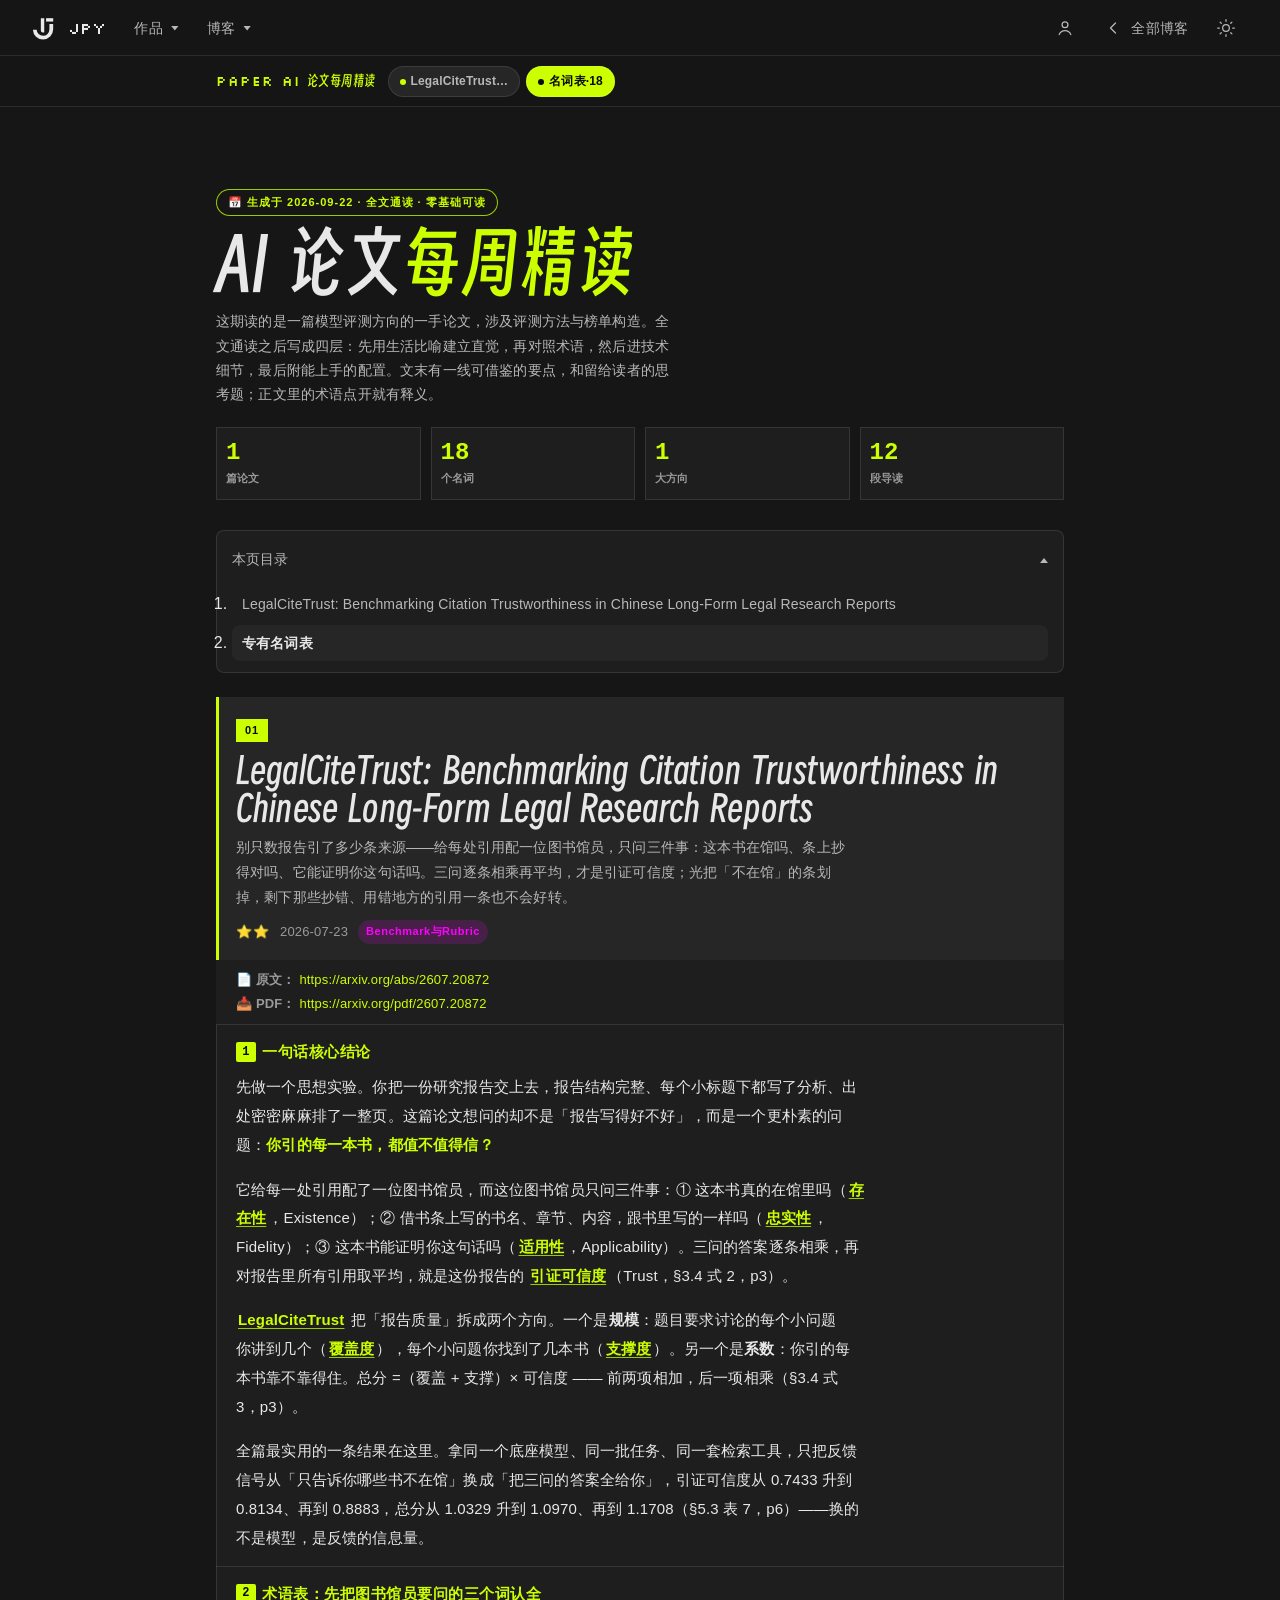
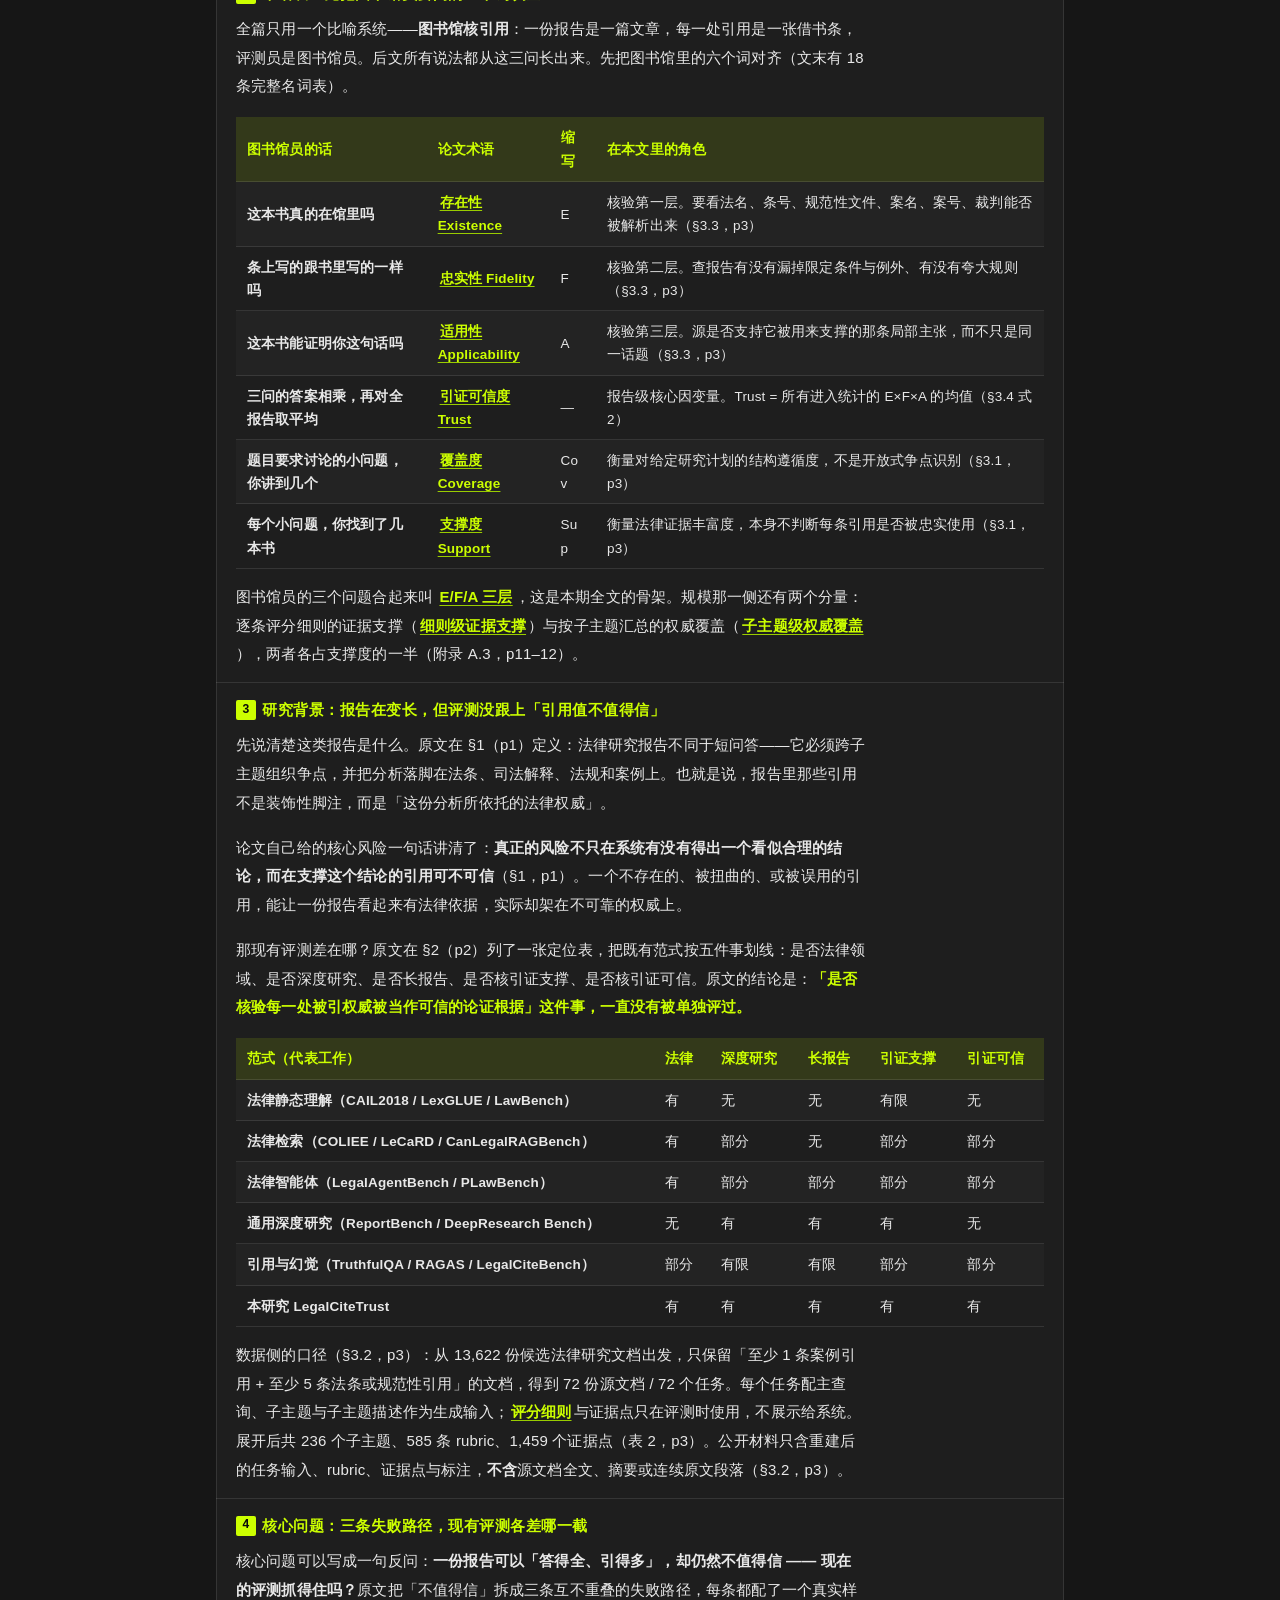
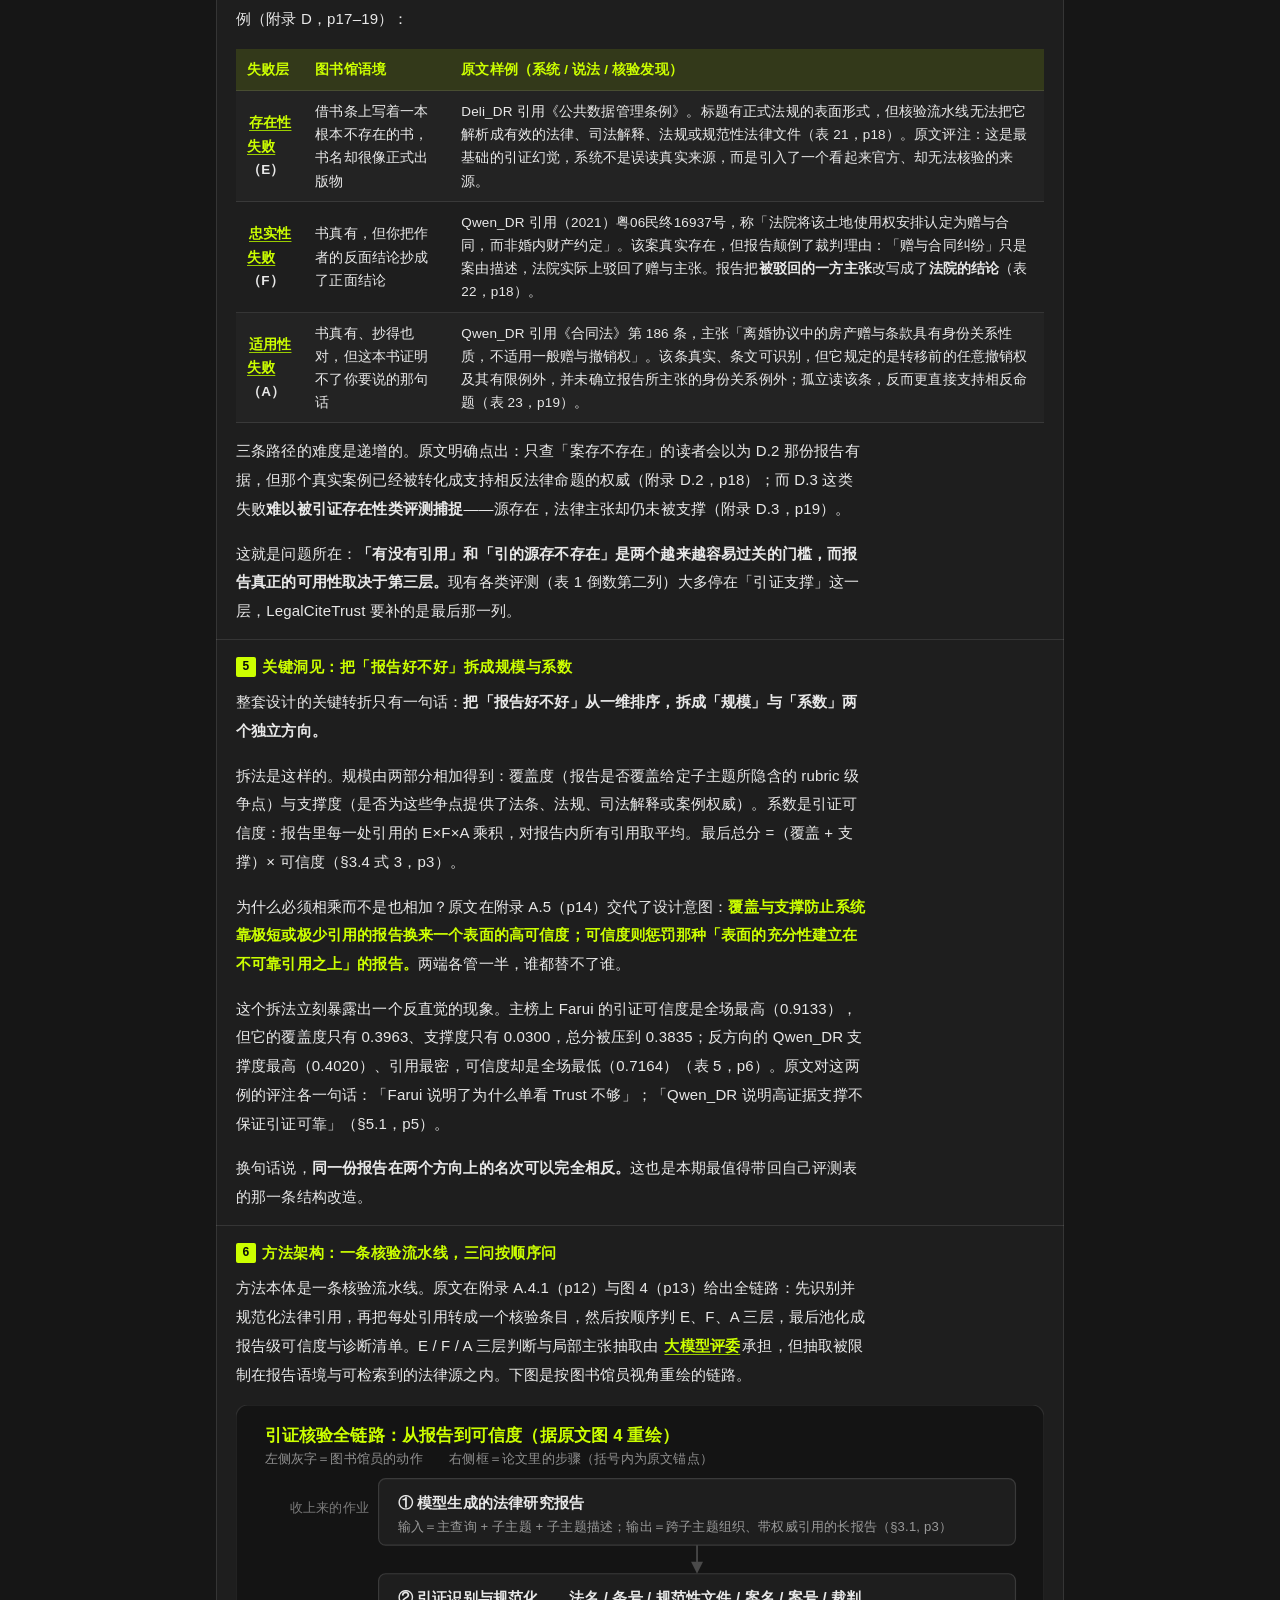
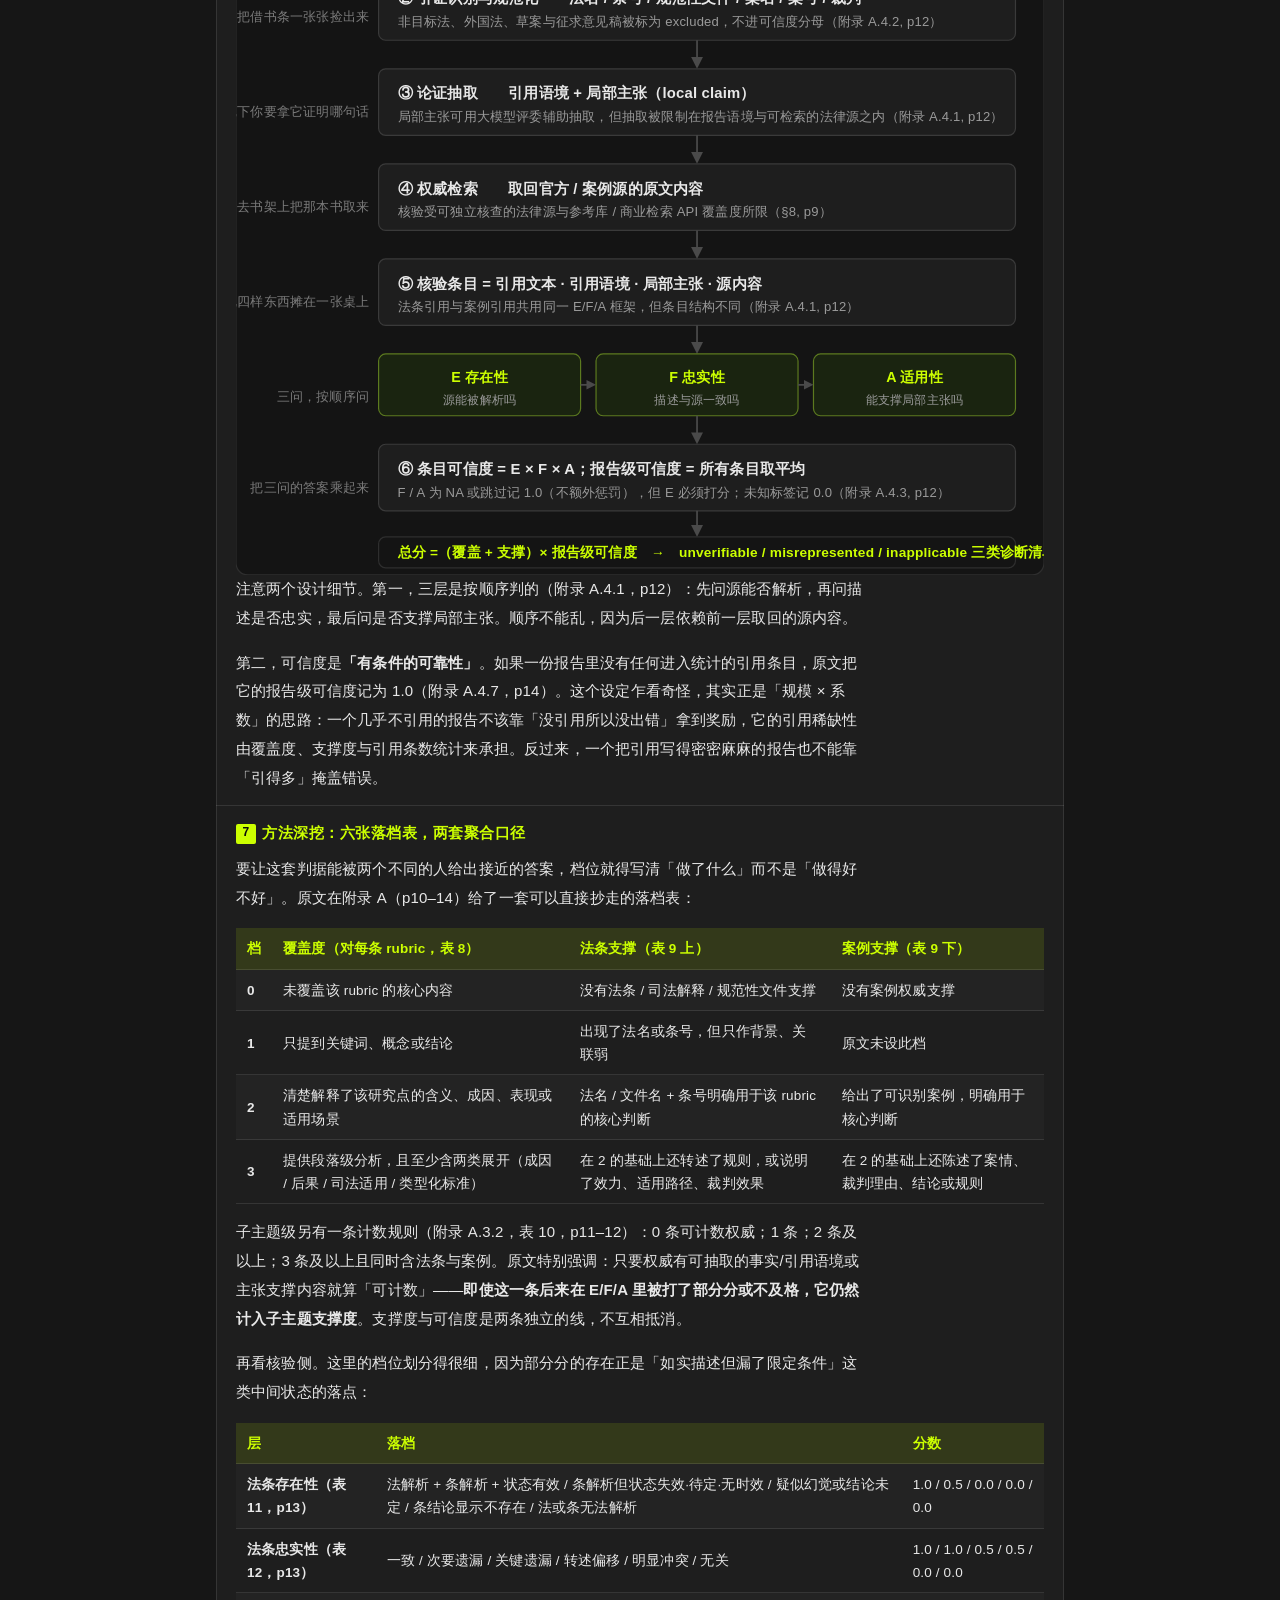
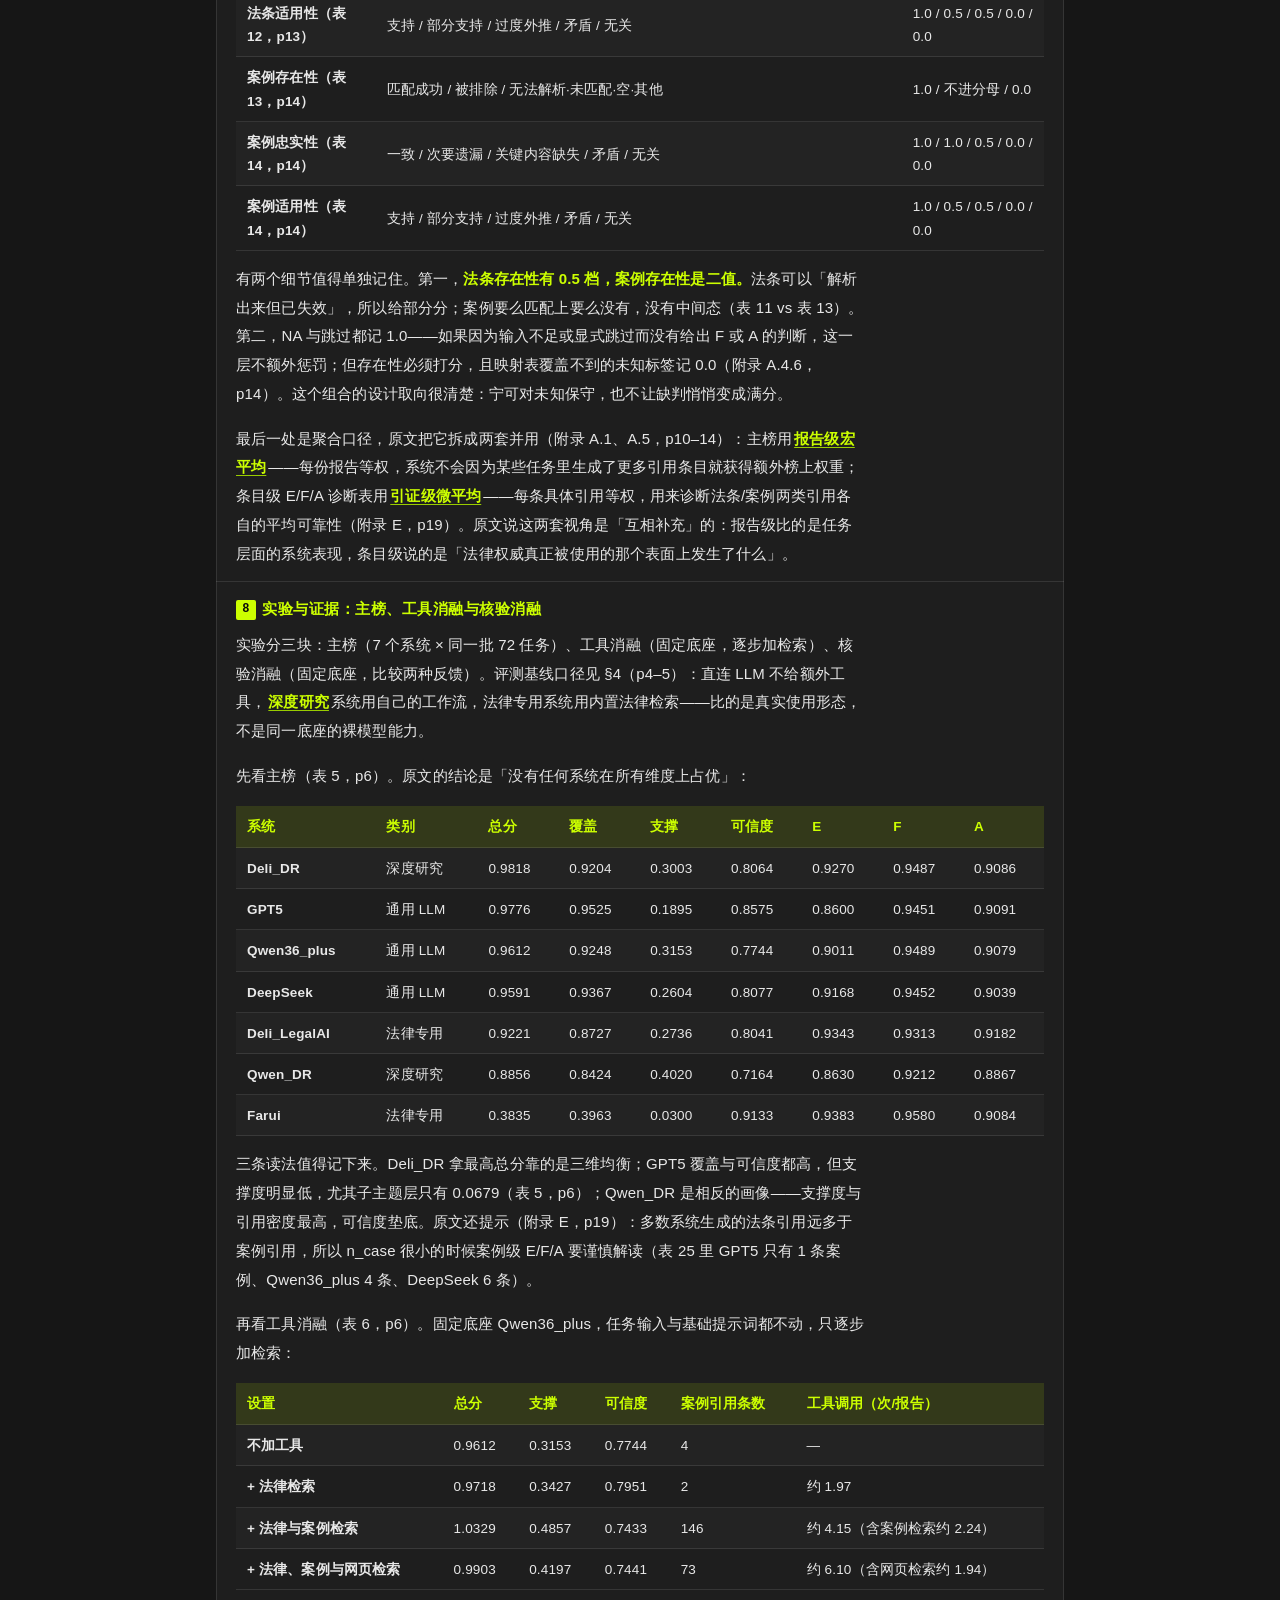
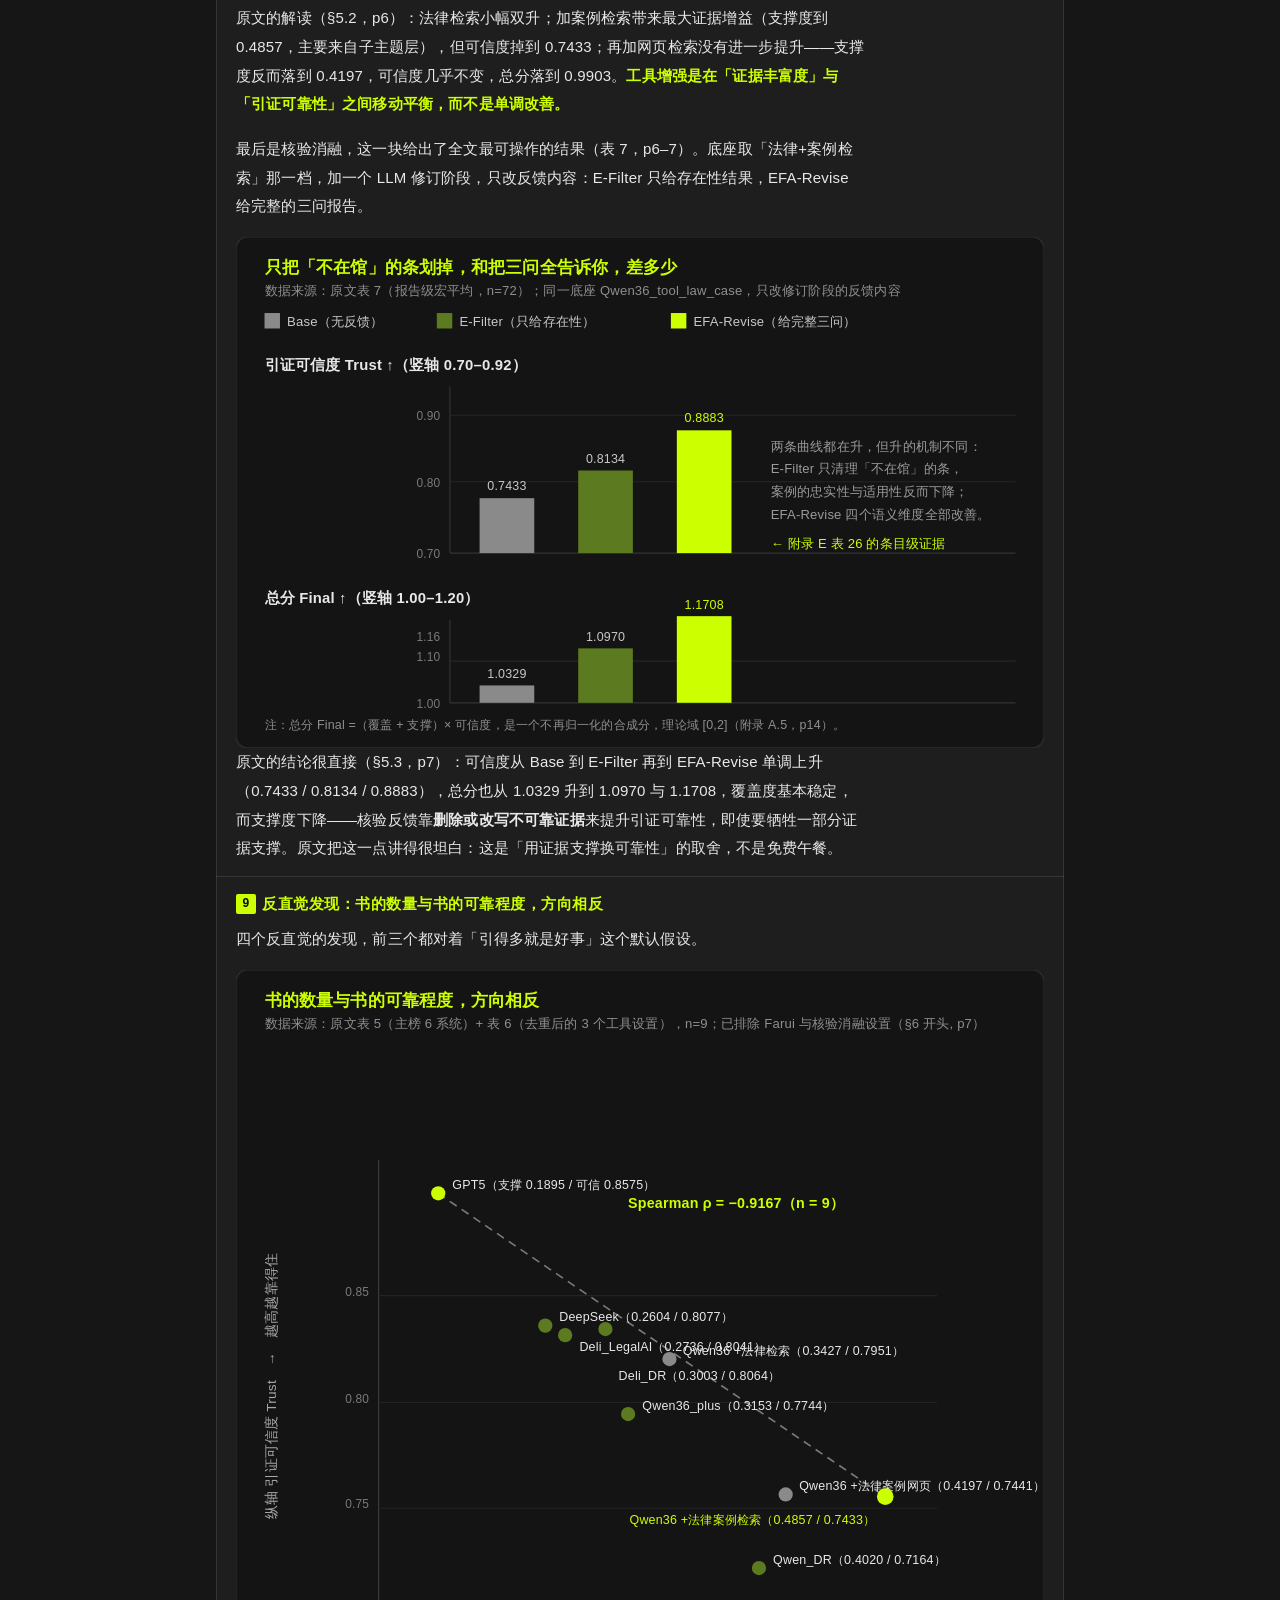
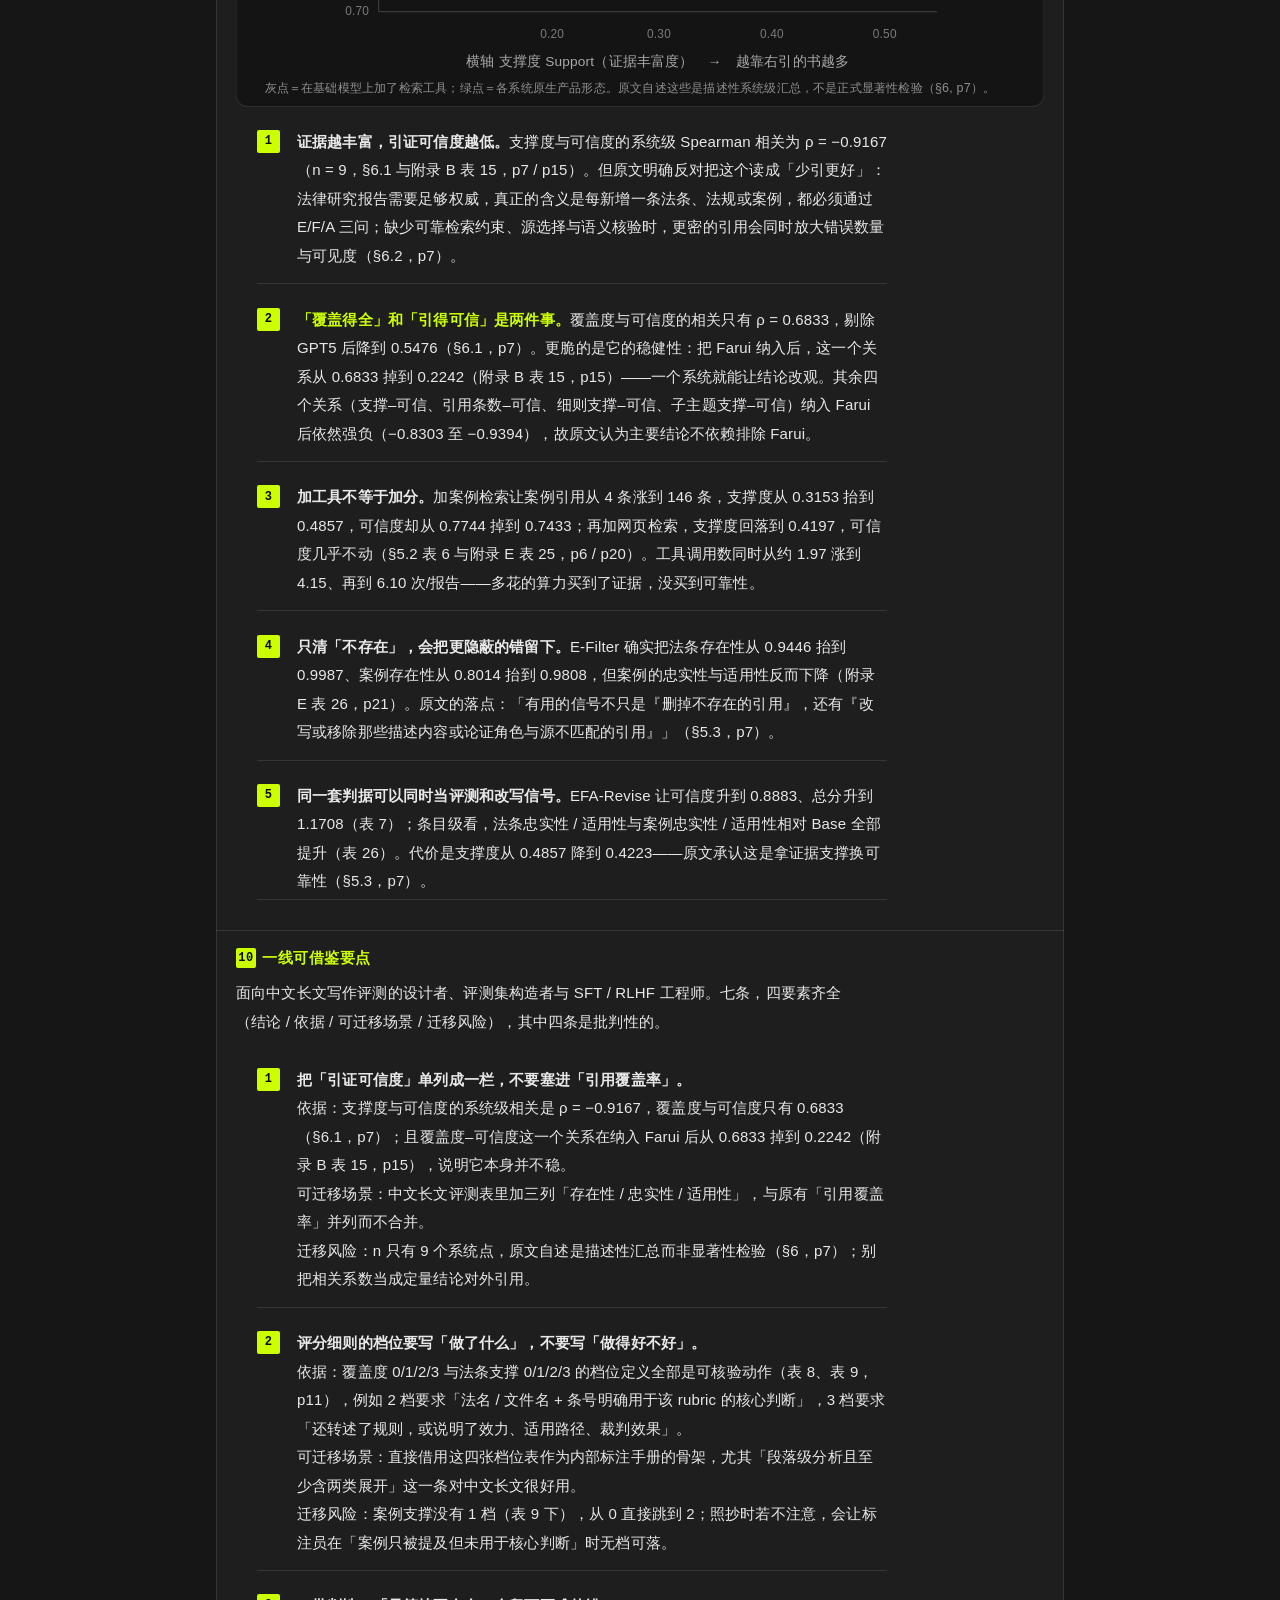
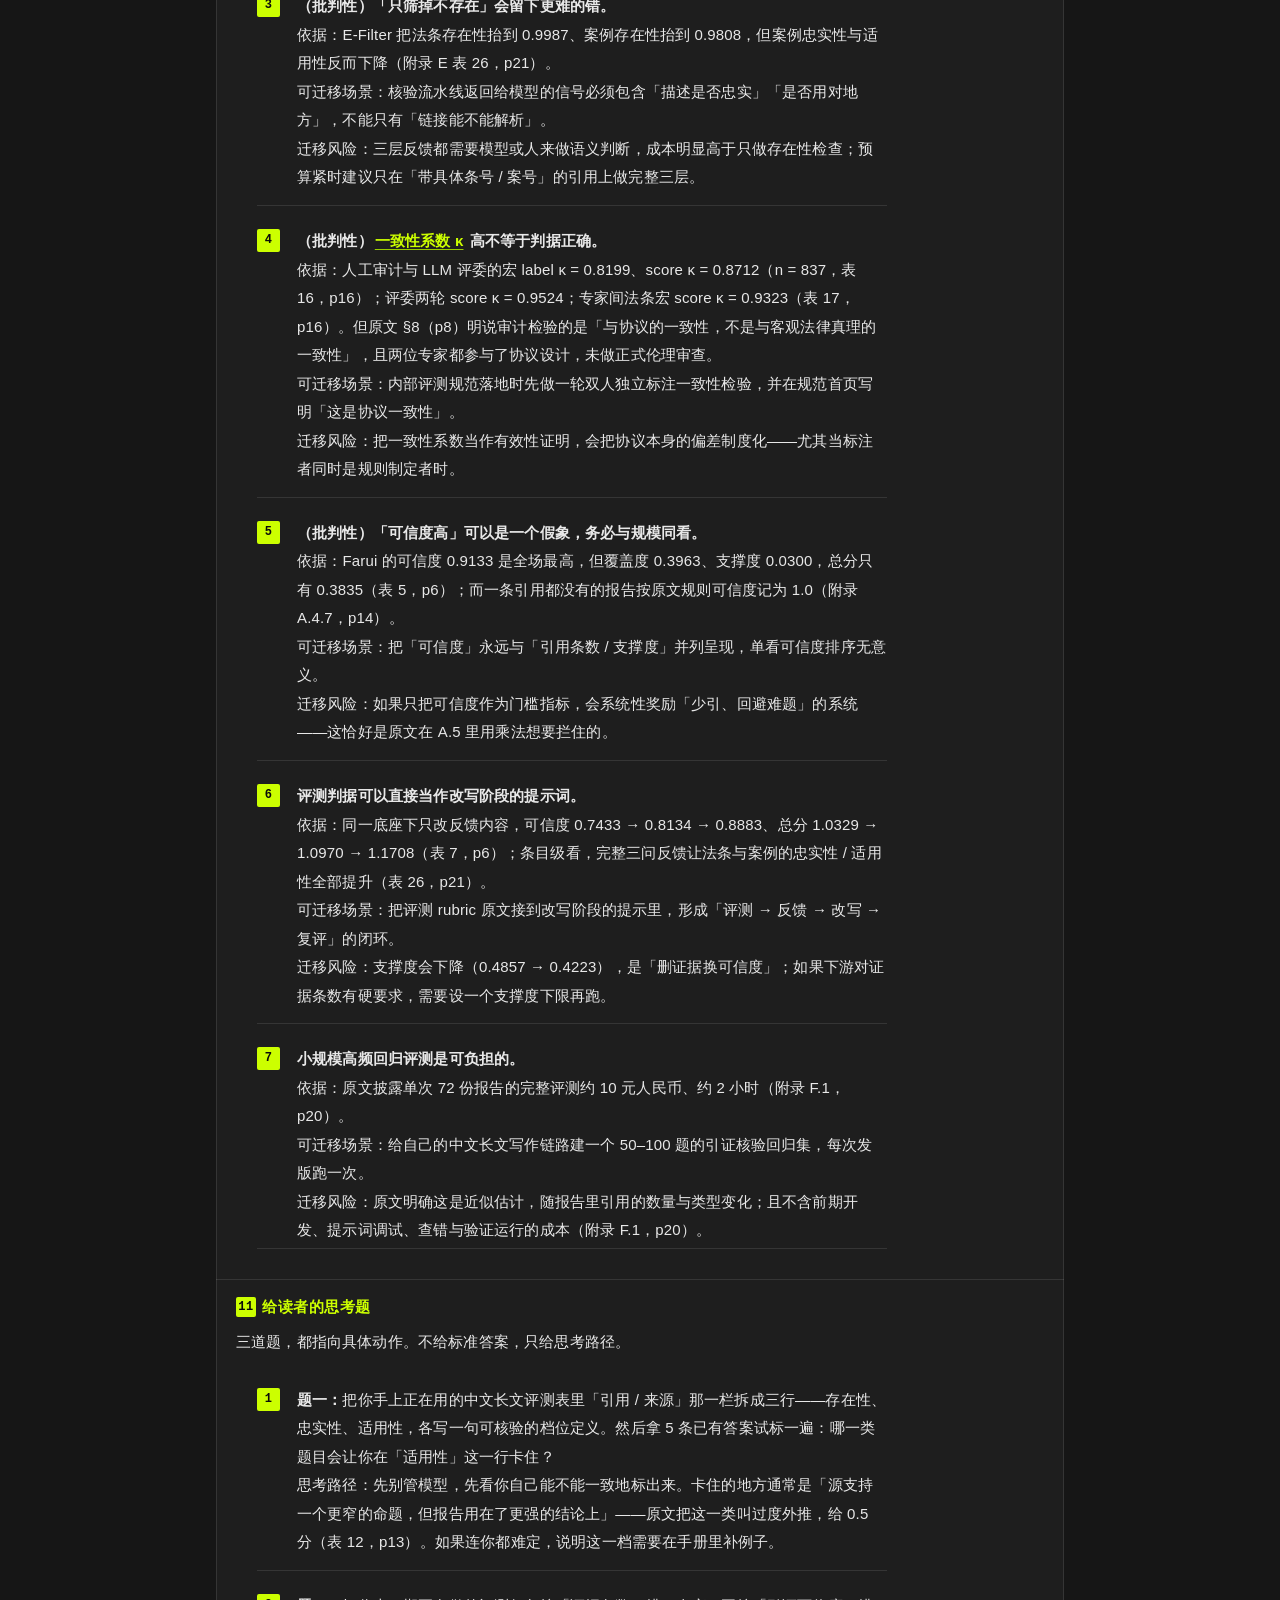
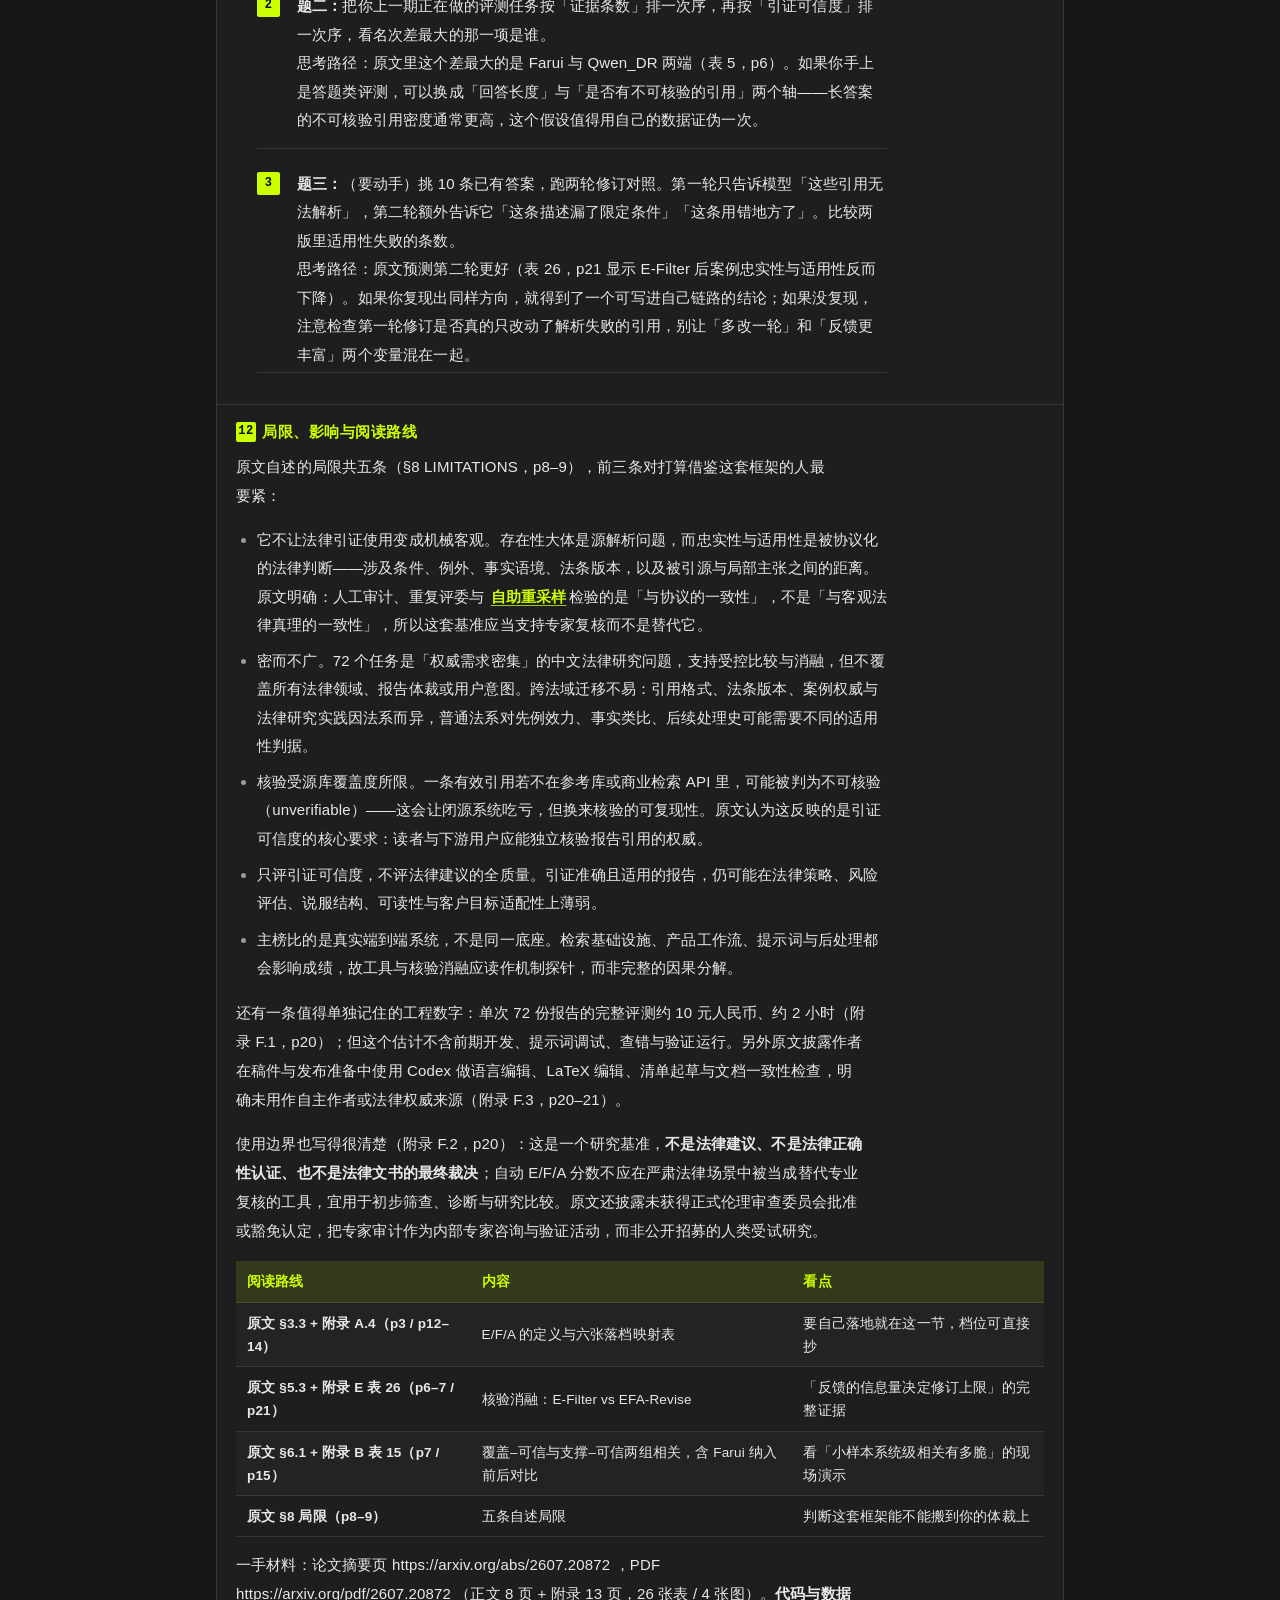
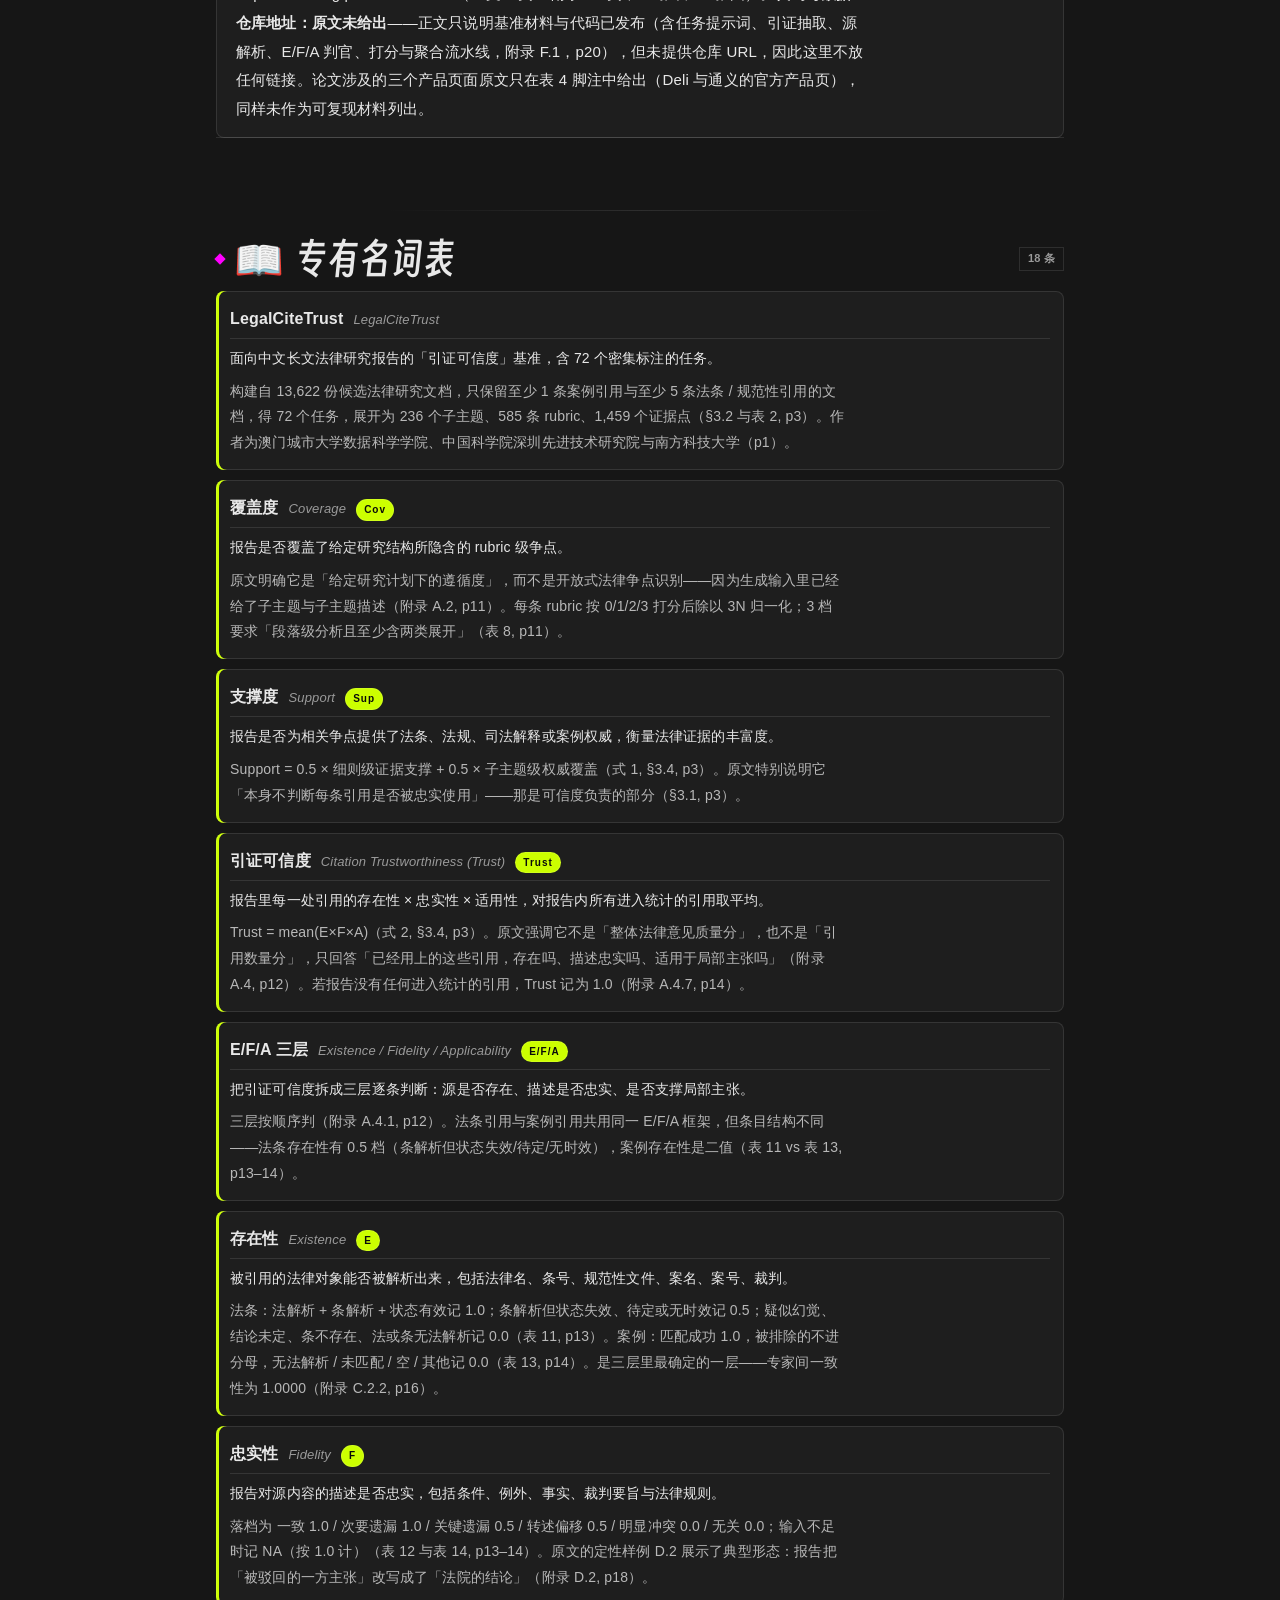
<file: blog/paper-20260922.html>
<!DOCTYPE html>
<html lang="zh-CN" data-theme="acid" data-scheme="ink">
<head>
<meta charset="UTF-8">
<meta name="viewport" content="width=device-width, initial-scale=1.0, maximum-scale=5.0">
<title>LegalCiteTrust · 中文法律长报告里，引用靠不靠得住 · 简沛言 JIANPEIYAN</title>
<script>(function(){try{var s=localStorage.getItem('jpy-scheme');if(s==='light'||s==='ink')document.documentElement.setAttribute('data-scheme',s)}catch(e){}})();</script>
<link rel="stylesheet" href="blog.css">
</head>
<body>
<header class="nav"><div class="nav-in"><a class="brand" href="../index.html" aria-label="简沛言 · 作品集主页"><svg viewBox="0 0 100 100" aria-hidden="true"><path d="M 36.82 9.16 L 51.00 9.16 L 51.00 67.83 A 1.35 1.35 0 0 1 49.65 69.18 L 45.26 69.18 A 8.44 8.44 0 0 1 36.82 60.74 Z" fill="currentColor"/><path d="M 80.40 32.98 L 80.40 55.69 A 34.42 34.42 0 0 1 45.98 90.11 A 34.42 34.42 0 0 1 11.59 57.17" fill="none" stroke="currentColor" stroke-width="15.69"/><path d="M 58.64 16.18 L 88.38 16.18" fill="none" stroke="currentColor" stroke-width="14.04"/></svg><span class="px">JPY</span></a><nav class="links" aria-label="站点导航"><div class="menu"><a class="menu-btn" href="../index.html#works">作品</a><div class="menu-pop"><a href="../index.html#works"><small>01</small>核心项目</a><a href="../index.html#rent"><small>02</small>找房 Agent</a><a href="../index.html#ledger"><small>03</small>细节账本</a><a href="../index.html#flow"><small>04</small>工作流</a><a href="../index.html#contact"><small>07</small>联系</a></div></div><div class="menu"><a class="menu-btn" href="../index.html#more">博客</a><div class="menu-pop"><a href="paper-20260928.html"><small>09.28 · 论文精读</small>Who Wrote This Line? · 古典诗词检测</a><a href="paper-20260925.html"><small>09.25 · 论文精读</small>StoryAlign · 故事生成奖励模型</a><a href="paper-20260922.html" aria-current="page"><small>09.22 · 论文精读</small>LegalCiteTrust · 法律报告引用可信度</a><a href="paper-20260919.html"><small>09.19 · 论文精读</small>Auditing Deep Research Writing · 深研报告可信度审计</a><a href="paper-20260916.html"><small>09.16 · 论文精读</small>HoWToBench · 人类级写作能力评测</a><a href="index.html"><small>ALL</small>全部博客</a></div></div></nav><div class="tools"><a class="ibtn" href="../login.html" aria-label="登录" title="登录"><svg viewBox="0 0 24 24" aria-hidden="true"><circle cx="12" cy="8" r="3.5"/><path d="M5 20c1.2-3.4 3.8-5 7-5s5.8 1.6 7 5"/></svg></a><a class="back" href="index.html"><svg viewBox="0 0 24 24" aria-hidden="true"><path d="M15 6l-6 6 6 6"/></svg><span>全部博客</span></a><button class="ibtn" id="schemeBtn" type="button" aria-label="切换明暗"></button></div></div></header>
<script>document.documentElement.classList.add('js')</script>

<header class="topbar">
  <div class="topbar-inner">
    <div class="topbar-title">PAPER <span class="cn">AI 论文<em>每周精读</em></span></div>
    <nav class="topbar-nav"><a href="#paper1"><span class="dot"></span>LegalCiteTrust…</a><a href="#glossary"><span class="dot"></span>名词表·18</a></nav>
  </div>
</header>
<div class="read-progress" id="readProgress"></div>

<div class="masthead">
  <div class="masthead-badge">📅 生成于 2026-09-22 · 全文通读 · 零基础可读</div>
  <h1>AI 论文<em>每周精读</em></h1>
  <p class="masthead-sub">这期读的是一篇模型评测方向的一手论文，涉及评测方法与榜单构造。全文通读之后写成四层：先用生活比喻建立直觉，再对照术语，然后进技术细节，最后附能上手的配置。文末有一线可借鉴的要点，和留给读者的思考题；正文里的术语点开就有释义。</p>
  <div class="masthead-stats"><div class="stat"><div class="stat-num">1</div><div class="stat-label">篇论文</div></div><div class="stat"><div class="stat-num">18</div><div class="stat-label">个名词</div></div><div class="stat"><div class="stat-num">1</div><div class="stat-label">大方向</div></div><div class="stat"><div class="stat-num">12</div><div class="stat-label">段导读</div></div></div>
</div>

<main class="container">
<details class="toc" id="toc" aria-label="本页目录" open><summary>本页目录</summary><ol id="tocList"></ol></details>
  <section id="paper1" class="section"><article class="paper-card reveal"><div class="paper-head"><div class="paper-seq">01</div><h2 class="paper-title">LegalCiteTrust: Benchmarking Citation Trustworthiness in Chinese Long-Form Legal Research Reports</h2><p class="paper-oneliner">别只数报告引了多少条来源——给每处引用配一位图书馆员，只问三件事：这本书在馆吗、条上抄得对吗、它能证明你这句话吗。三问逐条相乘再平均，才是引证可信度；光把「不在馆」的条划掉，剩下那些抄错、用错地方的引用一条也不会好转。</p><div class="paper-meta"><span class="difficulty">⭐⭐</span><span class="paper-date">2026-07-23</span><span class="tag-badge tag-bench">Benchmark与Rubric</span></div></div><div class="links-box"><div class="link-item"><span class="link-label">📄 原文：</span><a href="https://arxiv.org/abs/2607.20872" target="_blank" rel="noopener noreferrer">https://arxiv.org/abs/2607.20872</a></div><div class="link-item"><span class="link-label">📥 PDF：</span><a href="https://arxiv.org/pdf/2607.20872" target="_blank" rel="noopener noreferrer">https://arxiv.org/pdf/2607.20872</a></div></div><div class="stage"><h4><span class="num">1</span>一句话核心结论</h4><div class="stage-body"><p>先做一个思想实验。你把一份研究报告交上去，报告结构完整、每个小标题下都写了分析、出处密密麻麻排了一整页。这篇论文想问的却不是「报告写得好不好」，而是一个更朴素的问题：<strong class="hl">你引的每一本书，都值不值得信？</strong></p>
<p>它给每一处引用配了一位图书馆员，而这位图书馆员只问三件事：① 这本书真的在馆里吗（<span class="tbs" data-term="existence"><input type="checkbox" id="tbs1" class="tbs-toggle"><label for="tbs1" class="tbs-term">存在性</label><span class="tbs-panel"><span class="tbs-head"><span class="tbs-zh">存在性</span><span class="tbs-en">Existence <span class="abbr">E</span></span><label for="tbs1" class="tbs-close" title="收起">✕</label></span><span class="tbs-row"><span class="tbs-lbl">定义</span><span class="tbs-txt">被引用的法律对象能否被解析出来，包括法律名、条号、规范性文件、案名、案号、裁判。</span></span><span class="tbs-row"><span class="tbs-lbl">展开</span><span class="tbs-txt">法条：法解析 + 条解析 + 状态有效记 1.0；条解析但状态失效、待定或无时效记 0.5；疑似幻觉、结论未定、条不存在、法或条无法解析记 0.0（表 11, p13）。案例：匹配成功 1.0，被排除的不进分母，无法解析 / 未匹配 / 空 / 其他记 0.0（表 13, p14）。是三层里最确定的一层——专家间一致性为 1.0000（附录 C.2.2, p16）。</span></span><a class="tbs-more" href="#term-existence">查看完整释义 ›</a></span></span>，Existence）；② 借书条上写的书名、章节、内容，跟书里写的一样吗（<span class="tbs" data-term="fidelity"><input type="checkbox" id="tbs2" class="tbs-toggle"><label for="tbs2" class="tbs-term">忠实性</label><span class="tbs-panel"><span class="tbs-head"><span class="tbs-zh">忠实性</span><span class="tbs-en">Fidelity <span class="abbr">F</span></span><label for="tbs2" class="tbs-close" title="收起">✕</label></span><span class="tbs-row"><span class="tbs-lbl">定义</span><span class="tbs-txt">报告对源内容的描述是否忠实，包括条件、例外、事实、裁判要旨与法律规则。</span></span><span class="tbs-row"><span class="tbs-lbl">展开</span><span class="tbs-txt">落档为 一致 1.0 / 次要遗漏 1.0 / 关键遗漏 0.5 / 转述偏移 0.5 / 明显冲突 0.0 / 无关 0.0；输入不足时记 NA（按 1.0 计）（表 12 与表 14, p13–14）。原文的定性样例 D.2 展示了典型形态：报告把「被驳回的一方主张」改写成了「法院的结论」（附录 D.2, p18）。</span></span><a class="tbs-more" href="#term-fidelity">查看完整释义 ›</a></span></span>，Fidelity）；③ 这本书能证明你这句话吗（<span class="tbs" data-term="applicability"><input type="checkbox" id="tbs3" class="tbs-toggle"><label for="tbs3" class="tbs-term">适用性</label><span class="tbs-panel"><span class="tbs-head"><span class="tbs-zh">适用性</span><span class="tbs-en">Applicability <span class="abbr">A</span></span><label for="tbs3" class="tbs-close" title="收起">✕</label></span><span class="tbs-row"><span class="tbs-lbl">定义</span><span class="tbs-txt">被引源是否支持它被用来支撑的那条局部主张，而不只是同一话题或只支持一个更窄的命题。</span></span><span class="tbs-row"><span class="tbs-lbl">展开</span><span class="tbs-txt">落档为 支持 1.0 / 部分支持 0.5 / 过度外推 0.5 / 矛盾 0.0 / 无关 0.0；跳过或输入不足按 1.0 计（表 12 与表 14, p13–14）。定性样例 D.3 是最典型的形态：引用的法条真实且条文可识别，但它规定的内容并不确立报告所主张的例外（附录 D.3, p19）。</span></span><a class="tbs-more" href="#term-applicability">查看完整释义 ›</a></span></span>，Applicability）。三问的答案逐条相乘，再对报告里所有引用取平均，就是这份报告的 <span class="tbs" data-term="trust"><input type="checkbox" id="tbs4" class="tbs-toggle"><label for="tbs4" class="tbs-term">引证可信度</label><span class="tbs-panel"><span class="tbs-head"><span class="tbs-zh">引证可信度</span><span class="tbs-en">Citation Trustworthiness (Trust) <span class="abbr">Trust</span></span><label for="tbs4" class="tbs-close" title="收起">✕</label></span><span class="tbs-row"><span class="tbs-lbl">定义</span><span class="tbs-txt">报告里每一处引用的存在性 × 忠实性 × 适用性，对报告内所有进入统计的引用取平均。</span></span><span class="tbs-row"><span class="tbs-lbl">展开</span><span class="tbs-txt">Trust = mean(E×F×A)（式 2, §3.4, p3）。原文强调它不是「整体法律意见质量分」，也不是「引用数量分」，只回答「已经用上的这些引用，存在吗、描述忠实吗、适用于局部主张吗」（附录 A.4, p12）。若报告没有任何进入统计的引用，Trust 记为 1.0（附录 A.4.7, p14）。</span></span><a class="tbs-more" href="#term-trust">查看完整释义 ›</a></span></span>（Trust，§3.4 式 2，p3）。</p>
<p><span class="tbs" data-term="lct"><input type="checkbox" id="tbs5" class="tbs-toggle"><label for="tbs5" class="tbs-term">LegalCiteTrust</label><span class="tbs-panel"><span class="tbs-head"><span class="tbs-zh">LegalCiteTrust</span><span class="tbs-en">LegalCiteTrust</span><label for="tbs5" class="tbs-close" title="收起">✕</label></span><span class="tbs-row"><span class="tbs-lbl">定义</span><span class="tbs-txt">面向中文长文法律研究报告的「引证可信度」基准，含 72 个密集标注的任务。</span></span><span class="tbs-row"><span class="tbs-lbl">展开</span><span class="tbs-txt">构建自 13,622 份候选法律研究文档，只保留至少 1 条案例引用与至少 5 条法条 / 规范性引用的文档，得 72 个任务，展开为 236 个子主题、585 条 rubric、1,459 个证据点（§3.2 与表 2, p3）。作者为澳门城市大学数据科学学院、中国科学院深圳先进技术研究院与南方科技大学（p1）。</span></span><a class="tbs-more" href="#term-lct">查看完整释义 ›</a></span></span> 把「报告质量」拆成两个方向。一个是<strong>规模</strong>：题目要求讨论的每个小问题你讲到几个（<span class="tbs" data-term="cov"><input type="checkbox" id="tbs6" class="tbs-toggle"><label for="tbs6" class="tbs-term">覆盖度</label><span class="tbs-panel"><span class="tbs-head"><span class="tbs-zh">覆盖度</span><span class="tbs-en">Coverage <span class="abbr">Cov</span></span><label for="tbs6" class="tbs-close" title="收起">✕</label></span><span class="tbs-row"><span class="tbs-lbl">定义</span><span class="tbs-txt">报告是否覆盖了给定研究结构所隐含的 rubric 级争点。</span></span><span class="tbs-row"><span class="tbs-lbl">展开</span><span class="tbs-txt">原文明确它是「给定研究计划下的遵循度」，而不是开放式法律争点识别——因为生成输入里已经给了子主题与子主题描述（附录 A.2, p11）。每条 rubric 按 0/1/2/3 打分后除以 3N 归一化；3 档要求「段落级分析且至少含两类展开」（表 8, p11）。</span></span><a class="tbs-more" href="#term-cov">查看完整释义 ›</a></span></span>），每个小问题你找到了几本书（<span class="tbs" data-term="sup"><input type="checkbox" id="tbs7" class="tbs-toggle"><label for="tbs7" class="tbs-term">支撑度</label><span class="tbs-panel"><span class="tbs-head"><span class="tbs-zh">支撑度</span><span class="tbs-en">Support <span class="abbr">Sup</span></span><label for="tbs7" class="tbs-close" title="收起">✕</label></span><span class="tbs-row"><span class="tbs-lbl">定义</span><span class="tbs-txt">报告是否为相关争点提供了法条、法规、司法解释或案例权威，衡量法律证据的丰富度。</span></span><span class="tbs-row"><span class="tbs-lbl">展开</span><span class="tbs-txt">Support = 0.5 × 细则级证据支撑 + 0.5 × 子主题级权威覆盖（式 1, §3.4, p3）。原文特别说明它「本身不判断每条引用是否被忠实使用」——那是可信度负责的部分（§3.1, p3）。</span></span><a class="tbs-more" href="#term-sup">查看完整释义 ›</a></span></span>）。另一个是<strong>系数</strong>：你引的每本书靠不靠得住。总分 =（覆盖 + 支撑）× 可信度 —— 前两项相加，后一项相乘（§3.4 式 3，p3）。</p>
<p>全篇最实用的一条结果在这里。拿同一个底座模型、同一批任务、同一套检索工具，只把反馈信号从「只告诉你哪些书不在馆」换成「把三问的答案全给你」，引证可信度从 0.7433 升到 0.8134、再到 0.8883，总分从 1.0329 升到 1.0970、再到 1.1708（§5.3 表 7，p6）——换的不是模型，是反馈的信息量。</p></div></div><div class="stage"><h4><span class="num">2</span>术语表：先把图书馆员要问的三个词认全</h4><div class="stage-body"><p>全篇只用一个比喻系统——<strong>图书馆核引用</strong>：一份报告是一篇文章，每一处引用是一张借书条，评测员是图书馆员。后文所有说法都从这三问长出来。先把图书馆里的六个词对齐（文末有 18 条完整名词表）。</p>
<table class="compare-table"><tr><th>图书馆员的话</th><th>论文术语</th><th>缩写</th><th>在本文里的角色</th></tr>
<tr><td>这本书真的在馆里吗</td><td><span class="tbs" data-term="existence"><input type="checkbox" id="tbs8" class="tbs-toggle"><label for="tbs8" class="tbs-term">存在性 Existence</label><span class="tbs-panel"><span class="tbs-head"><span class="tbs-zh">存在性</span><span class="tbs-en">Existence <span class="abbr">E</span></span><label for="tbs8" class="tbs-close" title="收起">✕</label></span><span class="tbs-row"><span class="tbs-lbl">定义</span><span class="tbs-txt">被引用的法律对象能否被解析出来，包括法律名、条号、规范性文件、案名、案号、裁判。</span></span><span class="tbs-row"><span class="tbs-lbl">展开</span><span class="tbs-txt">法条：法解析 + 条解析 + 状态有效记 1.0；条解析但状态失效、待定或无时效记 0.5；疑似幻觉、结论未定、条不存在、法或条无法解析记 0.0（表 11, p13）。案例：匹配成功 1.0，被排除的不进分母，无法解析 / 未匹配 / 空 / 其他记 0.0（表 13, p14）。是三层里最确定的一层——专家间一致性为 1.0000（附录 C.2.2, p16）。</span></span><a class="tbs-more" href="#term-existence">查看完整释义 ›</a></span></span></td><td>E</td><td>核验第一层。要看法名、条号、规范性文件、案名、案号、裁判能否被解析出来（§3.3，p3）</td></tr>
<tr><td>条上写的跟书里写的一样吗</td><td><span class="tbs" data-term="fidelity"><input type="checkbox" id="tbs9" class="tbs-toggle"><label for="tbs9" class="tbs-term">忠实性 Fidelity</label><span class="tbs-panel"><span class="tbs-head"><span class="tbs-zh">忠实性</span><span class="tbs-en">Fidelity <span class="abbr">F</span></span><label for="tbs9" class="tbs-close" title="收起">✕</label></span><span class="tbs-row"><span class="tbs-lbl">定义</span><span class="tbs-txt">报告对源内容的描述是否忠实，包括条件、例外、事实、裁判要旨与法律规则。</span></span><span class="tbs-row"><span class="tbs-lbl">展开</span><span class="tbs-txt">落档为 一致 1.0 / 次要遗漏 1.0 / 关键遗漏 0.5 / 转述偏移 0.5 / 明显冲突 0.0 / 无关 0.0；输入不足时记 NA（按 1.0 计）（表 12 与表 14, p13–14）。原文的定性样例 D.2 展示了典型形态：报告把「被驳回的一方主张」改写成了「法院的结论」（附录 D.2, p18）。</span></span><a class="tbs-more" href="#term-fidelity">查看完整释义 ›</a></span></span></td><td>F</td><td>核验第二层。查报告有没有漏掉限定条件与例外、有没有夸大规则（§3.3，p3）</td></tr>
<tr><td>这本书能证明你这句话吗</td><td><span class="tbs" data-term="applicability"><input type="checkbox" id="tbs10" class="tbs-toggle"><label for="tbs10" class="tbs-term">适用性 Applicability</label><span class="tbs-panel"><span class="tbs-head"><span class="tbs-zh">适用性</span><span class="tbs-en">Applicability <span class="abbr">A</span></span><label for="tbs10" class="tbs-close" title="收起">✕</label></span><span class="tbs-row"><span class="tbs-lbl">定义</span><span class="tbs-txt">被引源是否支持它被用来支撑的那条局部主张，而不只是同一话题或只支持一个更窄的命题。</span></span><span class="tbs-row"><span class="tbs-lbl">展开</span><span class="tbs-txt">落档为 支持 1.0 / 部分支持 0.5 / 过度外推 0.5 / 矛盾 0.0 / 无关 0.0；跳过或输入不足按 1.0 计（表 12 与表 14, p13–14）。定性样例 D.3 是最典型的形态：引用的法条真实且条文可识别，但它规定的内容并不确立报告所主张的例外（附录 D.3, p19）。</span></span><a class="tbs-more" href="#term-applicability">查看完整释义 ›</a></span></span></td><td>A</td><td>核验第三层。源是否支持它被用来支撑的那条局部主张，而不只是同一话题（§3.3，p3）</td></tr>
<tr><td>三问的答案相乘，再对全报告取平均</td><td><span class="tbs" data-term="trust"><input type="checkbox" id="tbs11" class="tbs-toggle"><label for="tbs11" class="tbs-term">引证可信度 Trust</label><span class="tbs-panel"><span class="tbs-head"><span class="tbs-zh">引证可信度</span><span class="tbs-en">Citation Trustworthiness (Trust) <span class="abbr">Trust</span></span><label for="tbs11" class="tbs-close" title="收起">✕</label></span><span class="tbs-row"><span class="tbs-lbl">定义</span><span class="tbs-txt">报告里每一处引用的存在性 × 忠实性 × 适用性，对报告内所有进入统计的引用取平均。</span></span><span class="tbs-row"><span class="tbs-lbl">展开</span><span class="tbs-txt">Trust = mean(E×F×A)（式 2, §3.4, p3）。原文强调它不是「整体法律意见质量分」，也不是「引用数量分」，只回答「已经用上的这些引用，存在吗、描述忠实吗、适用于局部主张吗」（附录 A.4, p12）。若报告没有任何进入统计的引用，Trust 记为 1.0（附录 A.4.7, p14）。</span></span><a class="tbs-more" href="#term-trust">查看完整释义 ›</a></span></span></td><td>—</td><td>报告级核心因变量。Trust = 所有进入统计的 E×F×A 的均值（§3.4 式 2）</td></tr>
<tr><td>题目要求讨论的小问题，你讲到几个</td><td><span class="tbs" data-term="cov"><input type="checkbox" id="tbs12" class="tbs-toggle"><label for="tbs12" class="tbs-term">覆盖度 Coverage</label><span class="tbs-panel"><span class="tbs-head"><span class="tbs-zh">覆盖度</span><span class="tbs-en">Coverage <span class="abbr">Cov</span></span><label for="tbs12" class="tbs-close" title="收起">✕</label></span><span class="tbs-row"><span class="tbs-lbl">定义</span><span class="tbs-txt">报告是否覆盖了给定研究结构所隐含的 rubric 级争点。</span></span><span class="tbs-row"><span class="tbs-lbl">展开</span><span class="tbs-txt">原文明确它是「给定研究计划下的遵循度」，而不是开放式法律争点识别——因为生成输入里已经给了子主题与子主题描述（附录 A.2, p11）。每条 rubric 按 0/1/2/3 打分后除以 3N 归一化；3 档要求「段落级分析且至少含两类展开」（表 8, p11）。</span></span><a class="tbs-more" href="#term-cov">查看完整释义 ›</a></span></span></td><td>Cov</td><td>衡量对给定研究计划的结构遵循度，不是开放式争点识别（§3.1，p3）</td></tr>
<tr><td>每个小问题，你找到了几本书</td><td><span class="tbs" data-term="sup"><input type="checkbox" id="tbs13" class="tbs-toggle"><label for="tbs13" class="tbs-term">支撑度 Support</label><span class="tbs-panel"><span class="tbs-head"><span class="tbs-zh">支撑度</span><span class="tbs-en">Support <span class="abbr">Sup</span></span><label for="tbs13" class="tbs-close" title="收起">✕</label></span><span class="tbs-row"><span class="tbs-lbl">定义</span><span class="tbs-txt">报告是否为相关争点提供了法条、法规、司法解释或案例权威，衡量法律证据的丰富度。</span></span><span class="tbs-row"><span class="tbs-lbl">展开</span><span class="tbs-txt">Support = 0.5 × 细则级证据支撑 + 0.5 × 子主题级权威覆盖（式 1, §3.4, p3）。原文特别说明它「本身不判断每条引用是否被忠实使用」——那是可信度负责的部分（§3.1, p3）。</span></span><a class="tbs-more" href="#term-sup">查看完整释义 ›</a></span></span></td><td>Sup</td><td>衡量法律证据丰富度，本身不判断每条引用是否被忠实使用（§3.1，p3）</td></tr></table>
<p>图书馆员的三个问题合起来叫 <span class="tbs" data-term="efa"><input type="checkbox" id="tbs14" class="tbs-toggle"><label for="tbs14" class="tbs-term">E/F/A 三层</label><span class="tbs-panel"><span class="tbs-head"><span class="tbs-zh">E/F/A 三层</span><span class="tbs-en">Existence / Fidelity / Applicability <span class="abbr">E/F/A</span></span><label for="tbs14" class="tbs-close" title="收起">✕</label></span><span class="tbs-row"><span class="tbs-lbl">定义</span><span class="tbs-txt">把引证可信度拆成三层逐条判断：源是否存在、描述是否忠实、是否支撑局部主张。</span></span><span class="tbs-row"><span class="tbs-lbl">展开</span><span class="tbs-txt">三层按顺序判（附录 A.4.1, p12）。法条引用与案例引用共用同一 E/F/A 框架，但条目结构不同——法条存在性有 0.5 档（条解析但状态失效/待定/无时效），案例存在性是二值（表 11 vs 表 13, p13–14）。</span></span><a class="tbs-more" href="#term-efa">查看完整释义 ›</a></span></span>，这是本期全文的骨架。规模那一侧还有两个分量：逐条评分细则的证据支撑（<span class="tbs" data-term="res"><input type="checkbox" id="tbs15" class="tbs-toggle"><label for="tbs15" class="tbs-term">细则级证据支撑</label><span class="tbs-panel"><span class="tbs-head"><span class="tbs-zh">细则级证据支撑</span><span class="tbs-en">Rubric Evidence Support <span class="abbr">RES</span></span><label for="tbs15" class="tbs-close" title="收起">✕</label></span><span class="tbs-row"><span class="tbs-lbl">定义</span><span class="tbs-txt">支撑度的前半：逐条 rubric 判断它有没有得到法条或案例权威支撑。</span></span><span class="tbs-row"><span class="tbs-lbl">展开</span><span class="tbs-txt">每条 rubric 分别给法条支撑分与案例支撑分，取两者较大值（r = max(l, c)），再对 rubric 平均、除以 3 归一化（附录 A.3.1, p11）。它是支撑度两个分量之一，与子主题级权威覆盖各占一半。</span></span><a class="tbs-more" href="#term-res">查看完整释义 ›</a></span></span>）与按子主题汇总的权威覆盖（<span class="tbs" data-term="ses"><input type="checkbox" id="tbs16" class="tbs-toggle"><label for="tbs16" class="tbs-term">子主题级权威覆盖</label><span class="tbs-panel"><span class="tbs-head"><span class="tbs-zh">子主题级权威覆盖</span><span class="tbs-en">Subtopic Evidence Support <span class="abbr">SES</span></span><label for="tbs16" class="tbs-close" title="收起">✕</label></span><span class="tbs-row"><span class="tbs-lbl">定义</span><span class="tbs-txt">支撑度的后半：把报告里的法条与案例归到子主题，按可计数权威的数量与类型给分。</span></span><span class="tbs-row"><span class="tbs-lbl">展开</span><span class="tbs-txt">原始分 0 / 1 / 2 / 3 分别对应无可计数权威、1 条、2 条及以上、3 条及以上且同时含法条与案例；除以 3 后对子主题平均（附录 A.3.2 与表 10, p11–12）。关键规则：只要权威有可抽取的事实/引用语境或主张支撑内容就算可计数——即使它后来在 E/F/A 里被打部分分或不及格，仍计入支撑度。支撑度与可信度是两条独立的线。</span></span><a class="tbs-more" href="#term-ses">查看完整释义 ›</a></span></span>），两者各占支撑度的一半（附录 A.3，p11–12）。</p></div></div><div class="stage"><h4><span class="num">3</span>研究背景：报告在变长，但评测没跟上「引用值不值得信」</h4><div class="stage-body"><p>先说清楚这类报告是什么。原文在 §1（p1）定义：法律研究报告不同于短问答——它必须跨子主题组织争点，并把分析落脚在法条、司法解释、法规和案例上。也就是说，报告里那些引用不是装饰性脚注，而是「这份分析所依托的法律权威」。</p>
<p>论文自己给的核心风险一句话讲清了：<strong>真正的风险不只在系统有没有得出一个看似合理的结论，而在支撑这个结论的引用可不可信</strong>（§1，p1）。一个不存在的、被扭曲的、或被误用的引用，能让一份报告看起来有法律依据，实际却架在不可靠的权威上。</p>
<p>那现有评测差在哪？原文在 §2（p2）列了一张定位表，把既有范式按五件事划线：是否法律领域、是否深度研究、是否长报告、是否核引证支撑、是否核引证可信。原文的结论是：<strong class="hl">「是否核验每一处被引权威被当作可信的论证根据」这件事，一直没有被单独评过。</strong></p>
<table class="compare-table"><tr><th>范式（代表工作）</th><th>法律</th><th>深度研究</th><th>长报告</th><th>引证支撑</th><th>引证可信</th></tr>
<tr><td>法律静态理解（CAIL2018 / LexGLUE / LawBench）</td><td>有</td><td>无</td><td>无</td><td>有限</td><td>无</td></tr>
<tr><td>法律检索（COLIEE / LeCaRD / CanLegalRAGBench）</td><td>有</td><td>部分</td><td>无</td><td>部分</td><td>部分</td></tr>
<tr><td>法律智能体（LegalAgentBench / PLawBench）</td><td>有</td><td>部分</td><td>部分</td><td>部分</td><td>部分</td></tr>
<tr><td>通用深度研究（ReportBench / DeepResearch Bench）</td><td>无</td><td>有</td><td>有</td><td>有</td><td>无</td></tr>
<tr><td>引用与幻觉（TruthfulQA / RAGAS / LegalCiteBench）</td><td>部分</td><td>有限</td><td>有限</td><td>部分</td><td>部分</td></tr>
<tr><td>本研究 LegalCiteTrust</td><td>有</td><td>有</td><td>有</td><td>有</td><td>有</td></tr></table>
<p>数据侧的口径（§3.2，p3）：从 13,622 份候选法律研究文档出发，只保留「至少 1 条案例引用 + 至少 5 条法条或规范性引用」的文档，得到 72 份源文档 / 72 个任务。每个任务配主查询、子主题与子主题描述作为生成输入；<span class="tbs" data-term="rubric"><input type="checkbox" id="tbs17" class="tbs-toggle"><label for="tbs17" class="tbs-term">评分细则</label><span class="tbs-panel"><span class="tbs-head"><span class="tbs-zh">评分细则</span><span class="tbs-en">Rubric</span><label for="tbs17" class="tbs-close" title="收起">✕</label></span><span class="tbs-row"><span class="tbs-lbl">定义</span><span class="tbs-txt">为每个子主题写下的细分讨论要求，作为覆盖度与细则级证据支撑的评测单位。</span></span><span class="tbs-row"><span class="tbs-lbl">展开</span><span class="tbs-txt">LegalCiteTrust 共 585 条 rubric，与 1,459 个证据点一起只在评测时使用，不展示给系统（§3.2 与表 2, p3）。公开材料只含重建后的任务输入、rubric、证据点与标注，不含源文档全文或连续原文段落。</span></span><a class="tbs-more" href="#term-rubric">查看完整释义 ›</a></span></span>与证据点只在评测时使用，不展示给系统。展开后共 236 个子主题、585 条 rubric、1,459 个证据点（表 2，p3）。公开材料只含重建后的任务输入、rubric、证据点与标注，<strong>不含</strong>源文档全文、摘要或连续原文段落（§3.2，p3）。</p></div></div><div class="stage"><h4><span class="num">4</span>核心问题：三条失败路径，现有评测各差哪一截</h4><div class="stage-body"><p>核心问题可以写成一句反问：<strong>一份报告可以「答得全、引得多」，却仍然不值得信 —— 现在的评测抓得住吗？</strong>原文把「不值得信」拆成三条互不重叠的失败路径，每条都配了一个真实样例（附录 D，p17–19）：</p>
<table class="compare-table"><tr><th>失败层</th><th>图书馆语境</th><th>原文样例（系统 / 说法 / 核验发现）</th></tr>
<tr><td><span class="tbs" data-term="citationhalluc"><input type="checkbox" id="tbs18" class="tbs-toggle"><label for="tbs18" class="tbs-term">存在性失败</label><span class="tbs-panel"><span class="tbs-head"><span class="tbs-zh">引证幻觉</span><span class="tbs-en">Citation Hallucination</span><label for="tbs18" class="tbs-close" title="收起">✕</label></span><span class="tbs-row"><span class="tbs-lbl">定义</span><span class="tbs-txt">报告引入了看起来正式、但在可核验源里无法被解析出来的法律权威。</span></span><span class="tbs-row"><span class="tbs-lbl">展开</span><span class="tbs-txt">原文称它是最基础的引证失败形态：系统不是误读一个真实来源，而是引入了一个不存在于核验源里的权威（附录 D.1, p18）。对应存在性层记 0.0（表 11, p13）。原文同时提醒：一个真实来源被误述或被过度使用，危害不亚于幻觉——那属于忠实性与适用性层。</span></span><a class="tbs-more" href="#term-citationhalluc">查看完整释义 ›</a></span></span>（E）</td><td>借书条上写着一本根本不存在的书，书名却很像正式出版物</td><td>Deli_DR 引用《公共数据管理条例》。标题有正式法规的表面形式，但核验流水线无法把它解析成有效的法律、司法解释、法规或规范性法律文件（表 21，p18）。原文评注：这是最基础的引证幻觉，系统不是误读真实来源，而是引入了一个看起来官方、却无法核验的来源。</td></tr>
<tr><td><span class="tbs" data-term="fidelity"><input type="checkbox" id="tbs19" class="tbs-toggle"><label for="tbs19" class="tbs-term">忠实性失败</label><span class="tbs-panel"><span class="tbs-head"><span class="tbs-zh">忠实性</span><span class="tbs-en">Fidelity <span class="abbr">F</span></span><label for="tbs19" class="tbs-close" title="收起">✕</label></span><span class="tbs-row"><span class="tbs-lbl">定义</span><span class="tbs-txt">报告对源内容的描述是否忠实，包括条件、例外、事实、裁判要旨与法律规则。</span></span><span class="tbs-row"><span class="tbs-lbl">展开</span><span class="tbs-txt">落档为 一致 1.0 / 次要遗漏 1.0 / 关键遗漏 0.5 / 转述偏移 0.5 / 明显冲突 0.0 / 无关 0.0；输入不足时记 NA（按 1.0 计）（表 12 与表 14, p13–14）。原文的定性样例 D.2 展示了典型形态：报告把「被驳回的一方主张」改写成了「法院的结论」（附录 D.2, p18）。</span></span><a class="tbs-more" href="#term-fidelity">查看完整释义 ›</a></span></span>（F）</td><td>书真有，但你把作者的反面结论抄成了正面结论</td><td>Qwen_DR 引用（2021）粤06民终16937号，称「法院将该土地使用权安排认定为赠与合同，而非婚内财产约定」。该案真实存在，但报告颠倒了裁判理由：「赠与合同纠纷」只是案由描述，法院实际上驳回了赠与主张。报告把<strong>被驳回的一方主张</strong>改写成了<strong>法院的结论</strong>（表 22，p18）。</td></tr>
<tr><td><span class="tbs" data-term="applicability"><input type="checkbox" id="tbs20" class="tbs-toggle"><label for="tbs20" class="tbs-term">适用性失败</label><span class="tbs-panel"><span class="tbs-head"><span class="tbs-zh">适用性</span><span class="tbs-en">Applicability <span class="abbr">A</span></span><label for="tbs20" class="tbs-close" title="收起">✕</label></span><span class="tbs-row"><span class="tbs-lbl">定义</span><span class="tbs-txt">被引源是否支持它被用来支撑的那条局部主张，而不只是同一话题或只支持一个更窄的命题。</span></span><span class="tbs-row"><span class="tbs-lbl">展开</span><span class="tbs-txt">落档为 支持 1.0 / 部分支持 0.5 / 过度外推 0.5 / 矛盾 0.0 / 无关 0.0；跳过或输入不足按 1.0 计（表 12 与表 14, p13–14）。定性样例 D.3 是最典型的形态：引用的法条真实且条文可识别，但它规定的内容并不确立报告所主张的例外（附录 D.3, p19）。</span></span><a class="tbs-more" href="#term-applicability">查看完整释义 ›</a></span></span>（A）</td><td>书真有、抄得也对，但这本书证明不了你要说的那句话</td><td>Qwen_DR 引用《合同法》第 186 条，主张「离婚协议中的房产赠与条款具有身份关系性质，不适用一般赠与撤销权」。该条真实、条文可识别，但它规定的是转移前的任意撤销权及其有限例外，并未确立报告所主张的身份关系例外；孤立读该条，反而更直接支持相反命题（表 23，p19）。</td></tr></table>
<p>三条路径的难度是递增的。原文明确点出：只查「案存不存在」的读者会以为 D.2 那份报告有据，但那个真实案例已经被转化成支持相反法律命题的权威（附录 D.2，p18）；而 D.3 这类失败<strong>难以被引证存在性类评测捕捉</strong>——源存在，法律主张却仍未被支撑（附录 D.3，p19）。</p>
<p>这就是问题所在：<strong>「有没有引用」和「引的源存不存在」是两个越来越容易过关的门槛，而报告真正的可用性取决于第三层。</strong>现有各类评测（表 1 倒数第二列）大多停在「引证支撑」这一层，LegalCiteTrust 要补的是最后那一列。</p></div></div><div class="stage"><h4><span class="num">5</span>关键洞见：把「报告好不好」拆成规模与系数</h4><div class="stage-body"><p>整套设计的关键转折只有一句话：<strong>把「报告好不好」从一维排序，拆成「规模」与「系数」两个独立方向。</strong></p>
<p>拆法是这样的。规模由两部分相加得到：覆盖度（报告是否覆盖给定子主题所隐含的 rubric 级争点）与支撑度（是否为这些争点提供了法条、法规、司法解释或案例权威）。系数是引证可信度：报告里每一处引用的 E×F×A 乘积，对报告内所有引用取平均。最后总分 =（覆盖 + 支撑）× 可信度（§3.4 式 3，p3）。</p>
<p>为什么必须相乘而不是也相加？原文在附录 A.5（p14）交代了设计意图：<strong class="hl">覆盖与支撑防止系统靠极短或极少引用的报告换来一个表面的高可信度；可信度则惩罚那种「表面的充分性建立在不可靠引用之上」的报告。</strong>两端各管一半，谁都替不了谁。</p>
<p>这个拆法立刻暴露出一个反直觉的现象。主榜上 Farui 的引证可信度是全场最高（0.9133），但它的覆盖度只有 0.3963、支撑度只有 0.0300，总分被压到 0.3835；反方向的 Qwen_DR 支撑度最高（0.4020）、引用最密，可信度却是全场最低（0.7164）（表 5，p6）。原文对这两例的评注各一句话：「Farui 说明了为什么单看 Trust 不够」；「Qwen_DR 说明高证据支撑不保证引证可靠」（§5.1，p5）。</p>
<p>换句话说，<strong>同一份报告在两个方向上的名次可以完全相反。</strong>这也是本期最值得带回自己评测表的那一条结构改造。</p></div></div><div class="stage"><h4><span class="num">6</span>方法架构：一条核验流水线，三问按顺序问</h4><div class="stage-body"><p>方法本体是一条核验流水线。原文在附录 A.4.1（p12）与图 4（p13）给出全链路：先识别并规范化法律引用，再把每处引用转成一个核验条目，然后按顺序判 E、F、A 三层，最后池化成报告级可信度与诊断清单。E / F / A 三层判断与局部主张抽取由 <span class="tbs" data-term="judge"><input type="checkbox" id="tbs21" class="tbs-toggle"><label for="tbs21" class="tbs-term">大模型评委</label><span class="tbs-panel"><span class="tbs-head"><span class="tbs-zh">大模型评委</span><span class="tbs-en">LLM-as-a-Judge</span><label for="tbs21" class="tbs-close" title="收起">✕</label></span><span class="tbs-row"><span class="tbs-lbl">定义</span><span class="tbs-txt">用大模型承担 E / F / A 三层判断与局部主张抽取的自动评判。</span></span><span class="tbs-row"><span class="tbs-lbl">展开</span><span class="tbs-txt">抽取被限制在报告语境与可检索到的法律源之内（附录 A.4.1, p12）。法条存在性不经 LLM 评委——它由确定性解析与数据库核验产生，因此在对评委稳定性的检查中被排除（附录 C.2.1, p16）。</span></span><a class="tbs-more" href="#term-judge">查看完整释义 ›</a></span></span>承担，但抽取被限制在报告语境与可检索到的法律源之内。下图是按图书馆员视角重绘的链路。</p>
<svg viewBox="0 0 680 648" xmlns="http://www.w3.org/2000/svg" role="img" aria-label="LegalCiteTrust 引证核验全链路（据原文图 4 重绘）"><title>LegalCiteTrust 引证核验全链路（据原文图 4 重绘）</title><rect x="0" y="0" width="680" height="648" fill="#141414" stroke="#2e2e2e" rx="10"/><text x="24" y="30" fill="#ccff00" font-size="14" font-weight="700" font-family="sans-serif">引证核验全链路：从报告到可信度（据原文图 4 重绘）</text><text x="24" y="49" fill="#8f8f8f" font-size="11" font-family="sans-serif">左侧灰字＝图书馆员的动作　　右侧框＝论文里的步骤（括号内为原文锚点）</text>
<text x="112" y="90" fill="#7a7a7a" font-size="11" text-anchor="end" font-family="sans-serif">收上来的作业</text><rect x="120" y="62" width="536" height="56" fill="#1e1e1e" stroke="#3a3a3a" rx="6"/><text x="136" y="87" fill="#e8e8e8" font-size="12.5" font-weight="700" font-family="sans-serif">① 模型生成的法律研究报告</text><text x="136" y="106" fill="#9a9a9a" font-size="11" font-family="sans-serif">输入＝主查询 + 子主题 + 子主题描述；输出＝跨子主题组织、带权威引用的长报告（§3.1, p3）</text>
<line x1="388" y1="118" x2="388" y2="136" stroke="#4a4a4a" stroke-width="1.5"/><polygon points="388,142 383,132 393,132" fill="#4a4a4a"/>
<text x="112" y="182" fill="#7a7a7a" font-size="11" text-anchor="end" font-family="sans-serif">把借书条一张张捡出来</text><rect x="120" y="142" width="536" height="56" fill="#1e1e1e" stroke="#3a3a3a" rx="6"/><text x="136" y="167" fill="#e8e8e8" font-size="12.5" font-weight="700" font-family="sans-serif">② 引证识别与规范化　　法名 / 条号 / 规范性文件 / 案名 / 案号 / 裁判</text><text x="136" y="186" fill="#9a9a9a" font-size="11" font-family="sans-serif">非目标法、外国法、草案与征求意见稿被标为 excluded，不进可信度分母（附录 A.4.2, p12）</text>
<line x1="388" y1="198" x2="388" y2="216" stroke="#4a4a4a" stroke-width="1.5"/><polygon points="388,222 383,212 393,212" fill="#4a4a4a"/>
<text x="112" y="262" fill="#7a7a7a" font-size="11" text-anchor="end" font-family="sans-serif">记下你要拿它证明哪句话</text><rect x="120" y="222" width="536" height="56" fill="#1e1e1e" stroke="#3a3a3a" rx="6"/><text x="136" y="247" fill="#e8e8e8" font-size="12.5" font-weight="700" font-family="sans-serif">③ 论证抽取　　引用语境 + 局部主张（local claim）</text><text x="136" y="266" fill="#9a9a9a" font-size="11" font-family="sans-serif">局部主张可用大模型评委辅助抽取，但抽取被限制在报告语境与可检索的法律源之内（附录 A.4.1, p12）</text>
<line x1="388" y1="278" x2="388" y2="296" stroke="#4a4a4a" stroke-width="1.5"/><polygon points="388,302 383,292 393,292" fill="#4a4a4a"/>
<text x="112" y="342" fill="#7a7a7a" font-size="11" text-anchor="end" font-family="sans-serif">去书架上把那本书取来</text><rect x="120" y="302" width="536" height="56" fill="#1e1e1e" stroke="#3a3a3a" rx="6"/><text x="136" y="327" fill="#e8e8e8" font-size="12.5" font-weight="700" font-family="sans-serif">④ 权威检索　　取回官方 / 案例源的原文内容</text><text x="136" y="346" fill="#9a9a9a" font-size="11" font-family="sans-serif">核验受可独立核查的法律源与参考库 / 商业检索 API 覆盖度所限（§8, p9）</text>
<line x1="388" y1="358" x2="388" y2="376" stroke="#4a4a4a" stroke-width="1.5"/><polygon points="388,382 383,372 393,372" fill="#4a4a4a"/>
<text x="112" y="422" fill="#7a7a7a" font-size="11" text-anchor="end" font-family="sans-serif">把四样东西摊在一张桌上</text><rect x="120" y="382" width="536" height="56" fill="#1e1e1e" stroke="#3a3a3a" rx="6"/><text x="136" y="407" fill="#e8e8e8" font-size="12.5" font-weight="700" font-family="sans-serif">⑤ 核验条目 = 引用文本 · 引用语境 · 局部主张 · 源内容</text><text x="136" y="426" fill="#9a9a9a" font-size="11" font-family="sans-serif">法条引用与案例引用共用同一 E/F/A 框架，但条目结构不同（附录 A.4.1, p12）</text>
<line x1="388" y1="438" x2="388" y2="456" stroke="#4a4a4a" stroke-width="1.5"/><polygon points="388,462 383,452 393,452" fill="#4a4a4a"/>
<text x="112" y="502" fill="#7a7a7a" font-size="11" text-anchor="end" font-family="sans-serif">三问，按顺序问</text><rect x="120" y="462" width="170" height="52" fill="#1a2410" stroke="#5c7a1f" rx="6"/><text x="205" y="486" fill="#ccff00" font-size="12" font-weight="700" text-anchor="middle" font-family="sans-serif">E 存在性</text><text x="205" y="504" fill="#9a9a9a" font-size="10.5" text-anchor="middle" font-family="sans-serif">源能被解析吗</text>
<rect x="303" y="462" width="170" height="52" fill="#1a2410" stroke="#5c7a1f" rx="6"/><text x="388" y="486" fill="#ccff00" font-size="12" font-weight="700" text-anchor="middle" font-family="sans-serif">F 忠实性</text><text x="388" y="504" fill="#9a9a9a" font-size="10.5" text-anchor="middle" font-family="sans-serif">描述与源一致吗</text>
<rect x="486" y="462" width="170" height="52" fill="#1a2410" stroke="#5c7a1f" rx="6"/><text x="571" y="486" fill="#ccff00" font-size="12" font-weight="700" text-anchor="middle" font-family="sans-serif">A 适用性</text><text x="571" y="504" fill="#9a9a9a" font-size="10.5" text-anchor="middle" font-family="sans-serif">能支撑局部主张吗</text>
<line x1="290" y1="488" x2="301" y2="488" stroke="#4a4a4a" stroke-width="1.5"/><polygon points="303,488 295,484 295,492" fill="#4a4a4a"/><line x1="473" y1="488" x2="484" y2="488" stroke="#4a4a4a" stroke-width="1.5"/><polygon points="486,488 478,484 478,492" fill="#4a4a4a"/>
<line x1="388" y1="514" x2="388" y2="532" stroke="#4a4a4a" stroke-width="1.5"/><polygon points="388,538 383,528 393,528" fill="#4a4a4a"/>
<text x="112" y="578" fill="#7a7a7a" font-size="11" text-anchor="end" font-family="sans-serif">把三问的答案乘起来</text><rect x="120" y="538" width="536" height="56" fill="#1e1e1e" stroke="#3a3a3a" rx="6"/><text x="136" y="563" fill="#e8e8e8" font-size="12.5" font-weight="700" font-family="sans-serif">⑥ 条目可信度 = E × F × A；报告级可信度 = 所有条目取平均</text><text x="136" y="582" fill="#9a9a9a" font-size="11" font-family="sans-serif">F / A 为 NA 或跳过记 1.0（不额外惩罚），但 E 必须打分；未知标签记 0.0（附录 A.4.3, p12）</text>
<line x1="388" y1="594" x2="388" y2="610" stroke="#4a4a4a" stroke-width="1.5"/><polygon points="388,616 383,606 393,606" fill="#4a4a4a"/>
<rect x="120" y="616" width="536" height="26" fill="#141414" stroke="#2e2e2e" rx="6"/><text x="136" y="633" fill="#ccff00" font-size="11.5" font-weight="700" font-family="sans-serif">总分 =（覆盖 + 支撑）× 报告级可信度　→　unverifiable / misrepresented / inapplicable 三类诊断清单</text></svg>
<p>注意两个设计细节。第一，三层是按顺序判的（附录 A.4.1，p12）：先问源能否解析，再问描述是否忠实，最后问是否支撑局部主张。顺序不能乱，因为后一层依赖前一层取回的源内容。</p>
<p>第二，可信度是<strong>「有条件的可靠性」</strong>。如果一份报告里没有任何进入统计的引用条目，原文把它的报告级可信度记为 1.0（附录 A.4.7，p14）。这个设定乍看奇怪，其实正是「规模 × 系数」的思路：一个几乎不引用的报告不该靠「没引用所以没出错」拿到奖励，它的引用稀缺性由覆盖度、支撑度与引用条数统计来承担。反过来，一个把引用写得密密麻麻的报告也不能靠「引得多」掩盖错误。</p></div></div><div class="stage"><h4><span class="num">7</span>方法深挖：六张落档表，两套聚合口径</h4><div class="stage-body"><p>要让这套判据能被两个不同的人给出接近的答案，档位就得写清「做了什么」而不是「做得好不好」。原文在附录 A（p10–14）给了一套可以直接抄走的落档表：</p>
<table class="compare-table"><tr><th>档</th><th>覆盖度（对每条 rubric，表 8）</th><th>法条支撑（表 9 上）</th><th>案例支撑（表 9 下）</th></tr>
<tr><td>0</td><td>未覆盖该 rubric 的核心内容</td><td>没有法条 / 司法解释 / 规范性文件支撑</td><td>没有案例权威支撑</td></tr>
<tr><td>1</td><td>只提到关键词、概念或结论</td><td>出现了法名或条号，但只作背景、关联弱</td><td>原文未设此档</td></tr>
<tr><td>2</td><td>清楚解释了该研究点的含义、成因、表现或适用场景</td><td>法名 / 文件名 + 条号明确用于该 rubric 的核心判断</td><td>给出了可识别案例，明确用于核心判断</td></tr>
<tr><td>3</td><td>提供段落级分析，且至少含两类展开（成因 / 后果 / 司法适用 / 类型化标准）</td><td>在 2 的基础上还转述了规则，或说明了效力、适用路径、裁判效果</td><td>在 2 的基础上还陈述了案情、裁判理由、结论或规则</td></tr></table>
<p>子主题级另有一条计数规则（附录 A.3.2，表 10，p11–12）：0 条可计数权威；1 条；2 条及以上；3 条及以上且同时含法条与案例。原文特别强调：只要权威有可抽取的事实/引用语境或主张支撑内容就算「可计数」——<strong>即使这一条后来在 E/F/A 里被打了部分分或不及格，它仍然计入子主题支撑度</strong>。支撑度与可信度是两条独立的线，不互相抵消。</p>
<p>再看核验侧。这里的档位划分得很细，因为部分分的存在正是「如实描述但漏了限定条件」这类中间状态的落点：</p>
<table class="compare-table"><tr><th>层</th><th>落档</th><th>分数</th></tr>
<tr><td>法条存在性（表 11，p13）</td><td>法解析 + 条解析 + 状态有效 / 条解析但状态失效·待定·无时效 / 疑似幻觉或结论未定 / 条结论显示不存在 / 法或条无法解析</td><td>1.0 / 0.5 / 0.0 / 0.0 / 0.0</td></tr>
<tr><td>法条忠实性（表 12，p13）</td><td>一致 / 次要遗漏 / 关键遗漏 / 转述偏移 / 明显冲突 / 无关</td><td>1.0 / 1.0 / 0.5 / 0.5 / 0.0 / 0.0</td></tr>
<tr><td>法条适用性（表 12，p13）</td><td>支持 / 部分支持 / 过度外推 / 矛盾 / 无关</td><td>1.0 / 0.5 / 0.5 / 0.0 / 0.0</td></tr>
<tr><td>案例存在性（表 13，p14）</td><td>匹配成功 / 被排除 / 无法解析·未匹配·空·其他</td><td>1.0 / 不进分母 / 0.0</td></tr>
<tr><td>案例忠实性（表 14，p14）</td><td>一致 / 次要遗漏 / 关键内容缺失 / 矛盾 / 无关</td><td>1.0 / 1.0 / 0.5 / 0.0 / 0.0</td></tr>
<tr><td>案例适用性（表 14，p14）</td><td>支持 / 部分支持 / 过度外推 / 矛盾 / 无关</td><td>1.0 / 0.5 / 0.5 / 0.0 / 0.0</td></tr></table>
<p>有两个细节值得单独记住。第一，<strong class="hl">法条存在性有 0.5 档，案例存在性是二值。</strong>法条可以「解析出来但已失效」，所以给部分分；案例要么匹配上要么没有，没有中间态（表 11 vs 表 13）。第二，NA 与跳过都记 1.0——如果因为输入不足或显式跳过而没有给出 F 或 A 的判断，这一层不额外惩罚；但存在性必须打分，且映射表覆盖不到的未知标签记 0.0（附录 A.4.6，p14）。这个组合的设计取向很清楚：宁可对未知保守，也不让缺判悄悄变成满分。</p>
<p>最后一处是聚合口径，原文把它拆成两套并用（附录 A.1、A.5，p10–14）：主榜用<span class="tbs" data-term="macro"><input type="checkbox" id="tbs22" class="tbs-toggle"><label for="tbs22" class="tbs-term">报告级宏平均</label><span class="tbs-panel"><span class="tbs-head"><span class="tbs-zh">报告级宏平均</span><span class="tbs-en">Report-level Macro Average</span><label for="tbs22" class="tbs-close" title="收起">✕</label></span><span class="tbs-row"><span class="tbs-lbl">定义</span><span class="tbs-txt">主榜的聚合口径：先算每份报告的分数，再对报告取平均，每份报告等权。</span></span><span class="tbs-row"><span class="tbs-lbl">展开</span><span class="tbs-txt">适用于覆盖度、细则支撑、子主题支撑、支撑度、可信度与总分（附录 A.5, p14）。原文明确这个口径的作用：系统不会因为某些任务里生成了更多引用条目，就在榜上获得额外权重。</span></span><a class="tbs-more" href="#term-macro">查看完整释义 ›</a></span></span>——每份报告等权，系统不会因为某些任务里生成了更多引用条目就获得额外榜上权重；条目级 E/F/A 诊断表用<span class="tbs" data-term="micro"><input type="checkbox" id="tbs23" class="tbs-toggle"><label for="tbs23" class="tbs-term">引证级微平均</label><span class="tbs-panel"><span class="tbs-head"><span class="tbs-zh">引证级微平均</span><span class="tbs-en">Citation-level Micro Average</span><label for="tbs23" class="tbs-close" title="收起">✕</label></span><span class="tbs-row"><span class="tbs-lbl">定义</span><span class="tbs-txt">条目级诊断表的聚合口径：对每一条具体引用等权平均，用于诊断法条与案例各自的可靠性。</span></span><span class="tbs-row"><span class="tbs-lbl">展开</span><span class="tbs-txt">这些列是平均分而非通过率——因为 E/F/A 含 0.5 这类部分分档位（附录 A.5 与附录 E, p14/p19）。原文说明它与报告级宏平均「互相补充」：报告级比的是任务层面的系统表现，条目级说的是法律权威真正被使用的那个表面上发生了什么。</span></span><a class="tbs-more" href="#term-micro">查看完整释义 ›</a></span></span>——每条具体引用等权，用来诊断法条/案例两类引用各自的平均可靠性（附录 E，p19）。原文说这两套视角是「互相补充」的：报告级比的是任务层面的系统表现，条目级说的是「法律权威真正被使用的那个表面上发生了什么」。</p></div></div><div class="stage"><h4><span class="num">8</span>实验与证据：主榜、工具消融与核验消融</h4><div class="stage-body"><p>实验分三块：主榜（7 个系统 × 同一批 72 任务）、工具消融（固定底座，逐步加检索）、核验消融（固定底座，比较两种反馈）。评测基线口径见 §4（p4–5）：直连 LLM 不给额外工具，<span class="tbs" data-term="dr"><input type="checkbox" id="tbs24" class="tbs-toggle"><label for="tbs24" class="tbs-term">深度研究</label><span class="tbs-panel"><span class="tbs-head"><span class="tbs-zh">深度研究</span><span class="tbs-en">Deep Research <span class="abbr">DR</span></span><label for="tbs24" class="tbs-close" title="收起">✕</label></span><span class="tbs-row"><span class="tbs-lbl">定义</span><span class="tbs-txt">跨异构来源检索、抽取证据、对证据推理并合成带引用长报告的智能体流水线。</span></span><span class="tbs-row"><span class="tbs-lbl">展开</span><span class="tbs-txt">在本期论文里是一个被评测的系统类别（Deli_DR、Qwen_DR），与通用 LLM、法律专用系统并列（表 4, p5）。评测时深度研究系统使用自己的研究流程，而不是被剥成同一底座——原文的理由是「检索访问、法律专业化与工作流设计本身都是已部署法律研究行为的一部分」（§4, p4–5）。</span></span><a class="tbs-more" href="#term-dr">查看完整释义 ›</a></span></span>系统用自己的工作流，法律专用系统用内置法律检索——比的是真实使用形态，不是同一底座的裸模型能力。</p>
<p>先看主榜（表 5，p6）。原文的结论是「没有任何系统在所有维度上占优」：</p>
<table class="compare-table"><tr><th>系统</th><th>类别</th><th>总分</th><th>覆盖</th><th>支撑</th><th>可信度</th><th>E</th><th>F</th><th>A</th></tr>
<tr><td>Deli_DR</td><td>深度研究</td><td>0.9818</td><td>0.9204</td><td>0.3003</td><td>0.8064</td><td>0.9270</td><td>0.9487</td><td>0.9086</td></tr>
<tr><td>GPT5</td><td>通用 LLM</td><td>0.9776</td><td>0.9525</td><td>0.1895</td><td>0.8575</td><td>0.8600</td><td>0.9451</td><td>0.9091</td></tr>
<tr><td>Qwen36_plus</td><td>通用 LLM</td><td>0.9612</td><td>0.9248</td><td>0.3153</td><td>0.7744</td><td>0.9011</td><td>0.9489</td><td>0.9079</td></tr>
<tr><td>DeepSeek</td><td>通用 LLM</td><td>0.9591</td><td>0.9367</td><td>0.2604</td><td>0.8077</td><td>0.9168</td><td>0.9452</td><td>0.9039</td></tr>
<tr><td>Deli_LegalAI</td><td>法律专用</td><td>0.9221</td><td>0.8727</td><td>0.2736</td><td>0.8041</td><td>0.9343</td><td>0.9313</td><td>0.9182</td></tr>
<tr><td>Qwen_DR</td><td>深度研究</td><td>0.8856</td><td>0.8424</td><td>0.4020</td><td>0.7164</td><td>0.8630</td><td>0.9212</td><td>0.8867</td></tr>
<tr><td>Farui</td><td>法律专用</td><td>0.3835</td><td>0.3963</td><td>0.0300</td><td>0.9133</td><td>0.9383</td><td>0.9580</td><td>0.9084</td></tr></table>
<p>三条读法值得记下来。Deli_DR 拿最高总分靠的是三维均衡；GPT5 覆盖与可信度都高，但支撑度明显低，尤其子主题层只有 0.0679（表 5，p6）；Qwen_DR 是相反的画像——支撑度与引用密度最高，可信度垫底。原文还提示（附录 E，p19）：多数系统生成的法条引用远多于案例引用，所以 n_case 很小的时候案例级 E/F/A 要谨慎解读（表 25 里 GPT5 只有 1 条案例、Qwen36_plus 4 条、DeepSeek 6 条）。</p>
<p>再看工具消融（表 6，p6）。固定底座 Qwen36_plus，任务输入与基础提示词都不动，只逐步加检索：</p>
<table class="compare-table"><tr><th>设置</th><th>总分</th><th>支撑</th><th>可信度</th><th>案例引用条数</th><th>工具调用（次/报告）</th></tr>
<tr><td>不加工具</td><td>0.9612</td><td>0.3153</td><td>0.7744</td><td>4</td><td>—</td></tr>
<tr><td>+ 法律检索</td><td>0.9718</td><td>0.3427</td><td>0.7951</td><td>2</td><td>约 1.97</td></tr>
<tr><td>+ 法律与案例检索</td><td>1.0329</td><td>0.4857</td><td>0.7433</td><td>146</td><td>约 4.15（含案例检索约 2.24）</td></tr>
<tr><td>+ 法律、案例与网页检索</td><td>0.9903</td><td>0.4197</td><td>0.7441</td><td>73</td><td>约 6.10（含网页检索约 1.94）</td></tr></table>
<p>原文的解读（§5.2，p6）：法律检索小幅双升；加案例检索带来最大证据增益（支撑度到 0.4857，主要来自子主题层），但可信度掉到 0.7433；再加网页检索没有进一步提升——支撑度反而落到 0.4197，可信度几乎不变，总分落到 0.9903。<strong class="hl">工具增强是在「证据丰富度」与「引证可靠性」之间移动平衡，而不是单调改善。</strong></p>
<p>最后是核验消融，这一块给出了全文最可操作的结果（表 7，p6–7）。底座取「法律+案例检索」那一档，加一个 LLM 修订阶段，只改反馈内容：E-Filter 只给存在性结果，EFA-Revise 给完整的三问报告。</p>
<svg viewBox="0 0 680 430" xmlns="http://www.w3.org/2000/svg" role="img" aria-label="核验消融：两种反馈下的引证可信度与总分对比"><title>核验消融：只给存在性 vs 给完整三问反馈（原文表 7）</title><rect x="0" y="0" width="680" height="430" fill="#141414" stroke="#2e2e2e" rx="10"/><text x="24" y="30" fill="#ccff00" font-size="14" font-weight="700" font-family="sans-serif">只把「不在馆」的条划掉，和把三问全告诉你，差多少</text><text x="24" y="49" fill="#8f8f8f" font-size="11" font-family="sans-serif">数据来源：原文表 7（报告级宏平均，n=72）；同一底座 Qwen36_tool_law_case，只改修订阶段的反馈内容</text>
<rect x="24" y="64" width="13" height="13" fill="#8a8a8a"/><text x="43" y="75" fill="#c8c8c8" font-size="11" font-family="sans-serif">Base（无反馈）</text><rect x="169" y="64" width="13" height="13" fill="#5c7a1f"/><text x="188" y="75" fill="#c8c8c8" font-size="11" font-family="sans-serif">E-Filter（只给存在性）</text><rect x="366" y="64" width="13" height="13" fill="#ccff00"/><text x="385" y="75" fill="#c8c8c8" font-size="11" font-family="sans-serif">EFA-Revise（给完整三问）</text>
<text x="24" y="112" fill="#e8e8e8" font-size="12.5" font-weight="700" font-family="sans-serif">引证可信度 Trust ↑（竖轴 0.70–0.92）</text>
<line x1="180" y1="126" x2="180" y2="266" stroke="#333"/><line x1="180" y1="266" x2="656" y2="266" stroke="#333"/>
<text x="172" y="270" fill="#7a7a7a" font-size="10" text-anchor="end" font-family="sans-serif">0.70</text><text x="172" y="210" fill="#7a7a7a" font-size="10" text-anchor="end" font-family="sans-serif">0.80</text><text x="172" y="154" fill="#7a7a7a" font-size="10" text-anchor="end" font-family="sans-serif">0.90</text>
<line x1="180" y1="206" x2="656" y2="206" stroke="#262626"/><line x1="180" y1="150" x2="656" y2="150" stroke="#262626"/>
<rect x="205" y="219.8" width="46" height="46.2" fill="#8a8a8a"/><text x="228" y="213" fill="#c8c8c8" font-size="10.5" text-anchor="middle" font-family="sans-serif">0.7433</text>
<rect x="288" y="196.5" width="46" height="69.5" fill="#5c7a1f"/><text x="311" y="190" fill="#c8c8c8" font-size="10.5" text-anchor="middle" font-family="sans-serif">0.8134</text>
<rect x="371" y="162.7" width="46" height="103.3" fill="#ccff00"/><text x="394" y="156" fill="#ccff00" font-size="10.5" text-anchor="middle" font-family="sans-serif">0.8883</text>
<text x="24" y="308" fill="#e8e8e8" font-size="12.5" font-weight="700" font-family="sans-serif">总分 Final ↑（竖轴 1.00–1.20）</text>
<line x1="180" y1="322" x2="180" y2="392" stroke="#333"/><line x1="180" y1="392" x2="656" y2="392" stroke="#333"/>
<text x="172" y="396" fill="#7a7a7a" font-size="10" text-anchor="end" font-family="sans-serif">1.00</text><text x="172" y="357" fill="#7a7a7a" font-size="10" text-anchor="end" font-family="sans-serif">1.10</text><text x="172" y="340" fill="#7a7a7a" font-size="10" text-anchor="end" font-family="sans-serif">1.16</text>
<line x1="180" y1="357" x2="656" y2="357" stroke="#262626"/>
<rect x="205" y="377.4" width="46" height="14.6" fill="#8a8a8a"/><text x="228" y="371" fill="#c8c8c8" font-size="10.5" text-anchor="middle" font-family="sans-serif">1.0329</text>
<rect x="288" y="346.2" width="46" height="45.8" fill="#5c7a1f"/><text x="311" y="340" fill="#c8c8c8" font-size="10.5" text-anchor="middle" font-family="sans-serif">1.0970</text>
<rect x="371" y="319.1" width="46" height="72.9" fill="#ccff00"/><text x="394" y="313" fill="#ccff00" font-size="10.5" text-anchor="middle" font-family="sans-serif">1.1708</text>
<text x="450" y="180" fill="#9a9a9a" font-size="11" font-family="sans-serif">两条曲线都在升，但升的机制不同：</text><text x="450" y="199" fill="#9a9a9a" font-size="11" font-family="sans-serif">E-Filter 只清理「不在馆」的条，</text><text x="450" y="218" fill="#9a9a9a" font-size="11" font-family="sans-serif">案例的忠实性与适用性反而下降；</text><text x="450" y="237" fill="#9a9a9a" font-size="11" font-family="sans-serif">EFA-Revise 四个语义维度全部改善。</text><text x="450" y="262" fill="#ccff00" font-size="11" font-family="sans-serif">← 附录 E 表 26 的条目级证据</text>
<text x="24" y="414" fill="#8f8f8f" font-size="10.5" font-family="sans-serif">注：总分 Final =（覆盖 + 支撑）× 可信度，是一个不再归一化的合成分，理论域 [0,2]（附录 A.5，p14）。</text></svg>
<p>原文的结论很直接（§5.3，p7）：可信度从 Base 到 E-Filter 再到 EFA-Revise 单调上升（0.7433 / 0.8134 / 0.8883），总分也从 1.0329 升到 1.0970 与 1.1708，覆盖度基本稳定，而支撑度下降——核验反馈靠<strong>删除或改写不可靠证据</strong>来提升引证可靠性，即使要牺牲一部分证据支撑。原文把这一点讲得很坦白：这是「用证据支撑换可靠性」的取舍，不是免费午餐。</p></div></div><div class="stage"><h4><span class="num">9</span>反直觉发现：书的数量与书的可靠程度，方向相反</h4><div class="stage-body"><p>四个反直觉的发现，前三个都对着「引得多就是好事」这个默认假设。</p>
<svg viewBox="0 0 680 620" xmlns="http://www.w3.org/2000/svg" role="img" aria-label="支撑度与引证可信度的反向关系散点图"><title>证据越丰富，引证可信度越低：9 个系统设置的支撑度–可信度散点（原文表 5、表 6 与附录 B）</title><rect x="0" y="0" width="680" height="620" fill="#141414" stroke="#2e2e2e" rx="10"/><text x="24" y="30" fill="#ccff00" font-size="14" font-weight="700" font-family="sans-serif">书的数量与书的可靠程度，方向相反</text><text x="24" y="49" fill="#8f8f8f" font-size="11" font-family="sans-serif">数据来源：原文表 5（主榜 6 系统）+ 表 6（去重后的 3 个工具设置），n=9；已排除 Farui 与核验消融设置（§6 开头, p7）</text>
<line x1="120" y1="160" x2="120" y2="540" stroke="#3a3a3a"/><line x1="120" y1="540" x2="590" y2="540" stroke="#3a3a3a"/>
<text x="112" y="543" fill="#7a7a7a" font-size="10" text-anchor="end" font-family="sans-serif">0.70</text><text x="112" y="453" fill="#7a7a7a" font-size="10" text-anchor="end" font-family="sans-serif">0.75</text><text x="112" y="364" fill="#7a7a7a" font-size="10" text-anchor="end" font-family="sans-serif">0.80</text><text x="112" y="274" fill="#7a7a7a" font-size="10" text-anchor="end" font-family="sans-serif">0.85</text>
<line x1="120" y1="453" x2="590" y2="453" stroke="#232323"/><line x1="120" y1="364" x2="590" y2="364" stroke="#232323"/><line x1="120" y1="274" x2="590" y2="274" stroke="#232323"/>
<text x="266" y="562" fill="#7a7a7a" font-size="10" text-anchor="middle" font-family="sans-serif">0.20</text><text x="356" y="562" fill="#7a7a7a" font-size="10" text-anchor="middle" font-family="sans-serif">0.30</text><text x="451" y="562" fill="#7a7a7a" font-size="10" text-anchor="middle" font-family="sans-serif">0.40</text><text x="546" y="562" fill="#7a7a7a" font-size="10" text-anchor="middle" font-family="sans-serif">0.50</text>
<text x="355" y="586" fill="#a8a8a8" font-size="11.5" text-anchor="middle" font-family="sans-serif">横轴 支撑度 Support（证据丰富度）　→　越靠右引的书越多</text>
<text x="34" y="350" fill="#a8a8a8" font-size="11.5" font-family="sans-serif" transform="rotate(-90 34 350)" text-anchor="middle">纵轴 引证可信度 Trust　→　越高越靠得住</text>
<line x1="170" y1="188" x2="546" y2="443" stroke="#7a7a7a" stroke-width="1.4" stroke-dasharray="7 5"/>
<text x="330" y="200" fill="#ccff00" font-size="12" font-weight="700" font-family="sans-serif">Spearman ρ = −0.9167（n = 9）</text>
<circle cx="170.2" cy="187.9" r="6" fill="#ccff00"/><text x="182" y="184" fill="#e8e8e8" font-size="10.5" font-family="sans-serif">GPT5（支撑 0.1895 / 可信 0.8575）</text>
<circle cx="260.3" cy="299.3" r="6" fill="#5c7a1f"/><text x="272" y="295" fill="#e8e8e8" font-size="10.5" font-family="sans-serif">DeepSeek（0.2604 / 0.8077）</text>
<circle cx="277.0" cy="307.3" r="6" fill="#5c7a1f"/><text x="289" y="321" fill="#e8e8e8" font-size="10.5" font-family="sans-serif">Deli_LegalAI（0.2736 / 0.8041）</text>
<circle cx="310.9" cy="302.2" r="6" fill="#5c7a1f"/><text x="322" y="345" fill="#e8e8e8" font-size="10.5" font-family="sans-serif">Deli_DR（0.3003 / 0.8064）</text>
<circle cx="330.0" cy="373.7" r="6" fill="#5c7a1f"/><text x="342" y="370" fill="#e8e8e8" font-size="10.5" font-family="sans-serif">Qwen36_plus（0.3153 / 0.7744）</text>
<circle cx="364.8" cy="327.4" r="6" fill="#8a8a8a"/><text x="376" y="324" fill="#e8e8e8" font-size="10.5" font-family="sans-serif">Qwen36 +法律检索（0.3427 / 0.7951）</text>
<circle cx="440.1" cy="503.3" r="6" fill="#5c7a1f"/><text x="452" y="500" fill="#e8e8e8" font-size="10.5" font-family="sans-serif">Qwen_DR（0.4020 / 0.7164）</text>
<circle cx="462.6" cy="441.4" r="6" fill="#8a8a8a"/><text x="474" y="438" fill="#e8e8e8" font-size="10.5" font-family="sans-serif">Qwen36 +法律案例网页（0.4197 / 0.7441）</text>
<circle cx="546.4" cy="443.2" r="7" fill="#ccff00"/><text x="538" y="466" fill="#ccff00" font-size="10.5" text-anchor="end" font-family="sans-serif">Qwen36 +法律案例检索（0.4857 / 0.7433）</text>
<text x="24" y="608" fill="#8f8f8f" font-size="10.5" font-family="sans-serif">灰点＝在基础模型上加了检索工具；绿点＝各系统原生产品形态。原文自述这些是描述性系统级汇总，不是正式显著性检验（§6, p7）。</text></svg>
<ul class="keypoint"><li><strong>证据越丰富，引证可信度越低。</strong>支撑度与可信度的系统级 Spearman 相关为 ρ = −0.9167（n = 9，§6.1 与附录 B 表 15，p7 / p15）。但原文明确反对把这个读成「少引更好」：法律研究报告需要足够权威，真正的含义是每新增一条法条、法规或案例，都必须通过 E/F/A 三问；缺少可靠检索约束、源选择与语义核验时，更密的引用会同时放大错误数量与可见度（§6.2，p7）。</li>
<li><strong class="hl">「覆盖得全」和「引得可信」是两件事。</strong>覆盖度与可信度的相关只有 ρ = 0.6833，剔除 GPT5 后降到 0.5476（§6.1，p7）。更脆的是它的稳健性：把 Farui 纳入后，这一个关系从 0.6833 掉到 0.2242（附录 B 表 15，p15）——一个系统就能让结论改观。其余四个关系（支撑–可信、引用条数–可信、细则支撑–可信、子主题支撑–可信）纳入 Farui 后依然强负（−0.8303 至 −0.9394），故原文认为主要结论不依赖排除 Farui。</li>
<li><strong>加工具不等于加分。</strong>加案例检索让案例引用从 4 条涨到 146 条，支撑度从 0.3153 抬到 0.4857，可信度却从 0.7744 掉到 0.7433；再加网页检索，支撑度回落到 0.4197，可信度几乎不动（§5.2 表 6 与附录 E 表 25，p6 / p20）。工具调用数同时从约 1.97 涨到 4.15、再到 6.10 次/报告——多花的算力买到了证据，没买到可靠性。</li>
<li><strong>只清「不存在」，会把更隐蔽的错留下。</strong>E-Filter 确实把法条存在性从 0.9446 抬到 0.9987、案例存在性从 0.8014 抬到 0.9808，但案例的忠实性与适用性反而下降（附录 E 表 26，p21）。原文的落点：「有用的信号不只是『删掉不存在的引用』，还有『改写或移除那些描述内容或论证角色与源不匹配的引用』」（§5.3，p7）。</li>
<li><strong>同一套判据可以同时当评测和改写信号。</strong>EFA-Revise 让可信度升到 0.8883、总分升到 1.1708（表 7）；条目级看，法条忠实性 / 适用性与案例忠实性 / 适用性相对 Base 全部提升（表 26）。代价是支撑度从 0.4857 降到 0.4223——原文承认这是拿证据支撑换可靠性（§5.3，p7）。</li></ul></div></div><div class="stage"><h4><span class="num">10</span>一线可借鉴要点</h4><div class="stage-body"><p>面向中文长文写作评测的设计者、评测集构造者与 SFT / RLHF 工程师。七条，四要素齐全（结论 / 依据 / 可迁移场景 / 迁移风险），其中四条是批判性的。</p>
<ul class="keypoint"><li><strong>把「引证可信度」单列成一栏，不要塞进「引用覆盖率」。</strong><br>依据：支撑度与可信度的系统级相关是 ρ = −0.9167，覆盖度与可信度只有 0.6833（§6.1，p7）；且覆盖度–可信度这一个关系在纳入 Farui 后从 0.6833 掉到 0.2242（附录 B 表 15，p15），说明它本身并不稳。<br>可迁移场景：中文长文评测表里加三列「存在性 / 忠实性 / 适用性」，与原有「引用覆盖率」并列而不合并。<br>迁移风险：n 只有 9 个系统点，原文自述是描述性汇总而非显著性检验（§6，p7）；别把相关系数当成定量结论对外引用。</li>
<li><strong>评分细则的档位要写「做了什么」，不要写「做得好不好」。</strong><br>依据：覆盖度 0/1/2/3 与法条支撑 0/1/2/3 的档位定义全部是可核验动作（表 8、表 9，p11），例如 2 档要求「法名 / 文件名 + 条号明确用于该 rubric 的核心判断」，3 档要求「还转述了规则，或说明了效力、适用路径、裁判效果」。<br>可迁移场景：直接借用这四张档位表作为内部标注手册的骨架，尤其「段落级分析且至少含两类展开」这一条对中文长文很好用。<br>迁移风险：案例支撑没有 1 档（表 9 下），从 0 直接跳到 2；照抄时若不注意，会让标注员在「案例只被提及但未用于核心判断」时无档可落。</li>
<li><strong>（批判性）「只筛掉不存在」会留下更难的错。</strong><br>依据：E-Filter 把法条存在性抬到 0.9987、案例存在性抬到 0.9808，但案例忠实性与适用性反而下降（附录 E 表 26，p21）。<br>可迁移场景：核验流水线返回给模型的信号必须包含「描述是否忠实」「是否用对地方」，不能只有「链接能不能解析」。<br>迁移风险：三层反馈都需要模型或人来做语义判断，成本明显高于只做存在性检查；预算紧时建议只在「带具体条号 / 案号」的引用上做完整三层。</li>
<li><strong>（批判性）<span class="tbs" data-term="kappa"><input type="checkbox" id="tbs25" class="tbs-toggle"><label for="tbs25" class="tbs-term">一致性系数 κ</label><span class="tbs-panel"><span class="tbs-head"><span class="tbs-zh">一致性系数</span><span class="tbs-en">Cohen&#x27;s / Krippendorff&#x27;s Kappa <span class="abbr">κ</span></span><label for="tbs25" class="tbs-close" title="收起">✕</label></span><span class="tbs-row"><span class="tbs-lbl">定义</span><span class="tbs-txt">衡量两个判断者（人或模型）标注一致程度的统计量，κ = 1 为完全一致。</span></span><span class="tbs-row"><span class="tbs-lbl">展开</span><span class="tbs-txt">本文报告：人工审计与 LLM 评委的宏 label κ = 0.8199、score κ = 0.8712（n = 837）；评委两轮之间法条宏 score κ = 0.9524；两位法律专家之间法条宏 score κ = 0.9323，其中存在性层为 1.0000（表 16 与表 17, p16）。原文 §8（p8）强调这只是「与协议的一致性」，不是与客观法律真理的一致性。</span></span><a class="tbs-more" href="#term-kappa">查看完整释义 ›</a></span></span> 高不等于判据正确。</strong><br>依据：人工审计与 LLM 评委的宏 label κ = 0.8199、score κ = 0.8712（n = 837，表 16，p16）；评委两轮 score κ = 0.9524；专家间法条宏 score κ = 0.9323（表 17，p16）。但原文 §8（p8）明说审计检验的是「与协议的一致性，不是与客观法律真理的一致性」，且两位专家都参与了协议设计，未做正式伦理审查。<br>可迁移场景：内部评测规范落地时先做一轮双人独立标注一致性检验，并在规范首页写明「这是协议一致性」。<br>迁移风险：把一致性系数当作有效性证明，会把协议本身的偏差制度化——尤其当标注者同时是规则制定者时。</li>
<li><strong>（批判性）「可信度高」可以是一个假象，务必与规模同看。</strong><br>依据：Farui 的可信度 0.9133 是全场最高，但覆盖度 0.3963、支撑度 0.0300，总分只有 0.3835（表 5，p6）；而一条引用都没有的报告按原文规则可信度记为 1.0（附录 A.4.7，p14）。<br>可迁移场景：把「可信度」永远与「引用条数 / 支撑度」并列呈现，单看可信度排序无意义。<br>迁移风险：如果只把可信度作为门槛指标，会系统性奖励「少引、回避难题」的系统——这恰好是原文在 A.5 里用乘法想要拦住的。</li>
<li><strong>评测判据可以直接当作改写阶段的提示词。</strong><br>依据：同一底座下只改反馈内容，可信度 0.7433 → 0.8134 → 0.8883、总分 1.0329 → 1.0970 → 1.1708（表 7，p6）；条目级看，完整三问反馈让法条与案例的忠实性 / 适用性全部提升（表 26，p21）。<br>可迁移场景：把评测 rubric 原文接到改写阶段的提示里，形成「评测 → 反馈 → 改写 → 复评」的闭环。<br>迁移风险：支撑度会下降（0.4857 → 0.4223），是「删证据换可信度」；如果下游对证据条数有硬要求，需要设一个支撑度下限再跑。</li>
<li><strong>小规模高频回归评测是可负担的。</strong><br>依据：原文披露单次 72 份报告的完整评测约 10 元人民币、约 2 小时（附录 F.1，p20）。<br>可迁移场景：给自己的中文长文写作链路建一个 50–100 题的引证核验回归集，每次发版跑一次。<br>迁移风险：原文明确这是近似估计，随报告里引用的数量与类型变化；且不含前期开发、提示词调试、查错与验证运行的成本（附录 F.1，p20）。</li></ul></div></div><div class="stage"><h4><span class="num">11</span>给读者的思考题</h4><div class="stage-body"><p>三道题，都指向具体动作。不给标准答案，只给思考路径。</p>
<ul class="keypoint"><li><strong>题一：</strong>把你手上正在用的中文长文评测表里「引用 / 来源」那一栏拆成三行——存在性、忠实性、适用性，各写一句可核验的档位定义。然后拿 5 条已有答案试标一遍：哪一类题目会让你在「适用性」这一行卡住？<br>思考路径：先别管模型，先看你自己能不能一致地标出来。卡住的地方通常是「源支持一个更窄的命题，但报告用在了更强的结论上」——原文把这一类叫过度外推，给 0.5 分（表 12，p13）。如果连你都难定，说明这一档需要在手册里补例子。</li>
<li><strong>题二：</strong>把你上一期正在做的评测任务按「证据条数」排一次序，再按「引证可信度」排一次序，看名次差最大的那一项是谁。<br>思考路径：原文里这个差最大的是 Farui 与 Qwen_DR 两端（表 5，p6）。如果你手上是答题类评测，可以换成「回答长度」与「是否有不可核验的引用」两个轴——长答案的不可核验引用密度通常更高，这个假设值得用自己的数据证伪一次。</li>
<li><strong>题三：</strong>（要动手）挑 10 条已有答案，跑两轮修订对照。第一轮只告诉模型「这些引用无法解析」，第二轮额外告诉它「这条描述漏了限定条件」「这条用错地方了」。比较两版里适用性失败的条数。<br>思考路径：原文预测第二轮更好（表 26，p21 显示 E-Filter 后案例忠实性与适用性反而下降）。如果你复现出同样方向，就得到了一个可写进自己链路的结论；如果没复现，注意检查第一轮修订是否真的只改动了解析失败的引用，别让「多改一轮」和「反馈更丰富」两个变量混在一起。</li></ul></div></div><div class="stage"><h4><span class="num">12</span>局限、影响与阅读路线</h4><div class="stage-body"><p>原文自述的局限共五条（§8 LIMITATIONS，p8–9），前三条对打算借鉴这套框架的人最要紧：</p>
<ul><li>它不让法律引证使用变成机械客观。存在性大体是源解析问题，而忠实性与适用性是被协议化的法律判断——涉及条件、例外、事实语境、法条版本，以及被引源与局部主张之间的距离。原文明确：人工审计、重复评委与 <span class="tbs" data-term="bootstrap"><input type="checkbox" id="tbs26" class="tbs-toggle"><label for="tbs26" class="tbs-term">自助重采样</label><span class="tbs-panel"><span class="tbs-head"><span class="tbs-zh">自助重采样</span><span class="tbs-en">Bootstrap Resampling</span><label for="tbs26" class="tbs-close" title="收起">✕</label></span><span class="tbs-row"><span class="tbs-lbl">定义</span><span class="tbs-txt">对报告级分数做有放回重复抽样，用于估计均值的不确定性。</span></span><span class="tbs-row"><span class="tbs-lbl">展开</span><span class="tbs-txt">本文对每份报告重采样 72 份 × 10,000 次，输出均值、95% 置信区间与标准差（附录 C.3 与表 18–20, p16–17）。采样单位是报告而不是引证条目——以匹配主榜使用的报告级宏平均。</span></span><a class="tbs-more" href="#term-bootstrap">查看完整释义 ›</a></span></span>检验的是「与协议的一致性」，不是「与客观法律真理的一致性」，所以这套基准应当支持专家复核而不是替代它。</li><li>密而不广。72 个任务是「权威需求密集」的中文法律研究问题，支持受控比较与消融，但不覆盖所有法律领域、报告体裁或用户意图。跨法域迁移不易：引用格式、法条版本、案例权威与法律研究实践因法系而异，普通法系对先例效力、事实类比、后续处理史可能需要不同的适用性判据。</li><li>核验受源库覆盖度所限。一条有效引用若不在参考库或商业检索 API 里，可能被判为不可核验（unverifiable）——这会让闭源系统吃亏，但换来核验的可复现性。原文认为这反映的是引证可信度的核心要求：读者与下游用户应能独立核验报告引用的权威。</li><li>只评引证可信度，不评法律建议的全质量。引证准确且适用的报告，仍可能在法律策略、风险评估、说服结构、可读性与客户目标适配性上薄弱。</li><li>主榜比的是真实端到端系统，不是同一底座。检索基础设施、产品工作流、提示词与后处理都会影响成绩，故工具与核验消融应读作机制探针，而非完整的因果分解。</li></ul>
<p>还有一条值得单独记住的工程数字：单次 72 份报告的完整评测约 10 元人民币、约 2 小时（附录 F.1，p20）；但这个估计不含前期开发、提示词调试、查错与验证运行。另外原文披露作者在稿件与发布准备中使用 Codex 做语言编辑、LaTeX 编辑、清单起草与文档一致性检查，明确未用作自主作者或法律权威来源（附录 F.3，p20–21）。</p>
<p>使用边界也写得很清楚（附录 F.2，p20）：这是一个研究基准，<strong>不是法律建议、不是法律正确性认证、也不是法律文书的最终裁决</strong>；自动 E/F/A 分数不应在严肃法律场景中被当成替代专业复核的工具，宜用于初步筛查、诊断与研究比较。原文还披露未获得正式伦理审查委员会批准或豁免认定，把专家审计作为内部专家咨询与验证活动，而非公开招募的人类受试研究。</p>
<table class="compare-table"><tr><th>阅读路线</th><th>内容</th><th>看点</th></tr>
<tr><td>原文 §3.3 + 附录 A.4（p3 / p12–14）</td><td>E/F/A 的定义与六张落档映射表</td><td>要自己落地就在这一节，档位可直接抄</td></tr>
<tr><td>原文 §5.3 + 附录 E 表 26（p6–7 / p21）</td><td>核验消融：E-Filter vs EFA-Revise</td><td>「反馈的信息量决定修订上限」的完整证据</td></tr>
<tr><td>原文 §6.1 + 附录 B 表 15（p7 / p15）</td><td>覆盖–可信与支撑–可信两组相关，含 Farui 纳入前后对比</td><td>看「小样本系统级相关有多脆」的现场演示</td></tr>
<tr><td>原文 §8 局限（p8–9）</td><td>五条自述局限</td><td>判断这套框架能不能搬到你的体裁上</td></tr></table>
<p>一手材料：论文摘要页 https://arxiv.org/abs/2607.20872 ，PDF https://arxiv.org/pdf/2607.20872 （正文 8 页 + 附录 13 页，26 张表 / 4 张图）。<strong>代码与数据仓库地址：原文未给出</strong>——正文只说明基准材料与代码已发布（含任务提示词、引证抽取、源解析、E/F/A 判官、打分与聚合流水线，附录 F.1，p20），但未提供仓库 URL，因此这里不放任何链接。论文涉及的三个产品页面原文只在表 4 脚注中给出（Deli 与通义的官方产品页），同样未作为可复现材料列出。</p></div></div></article></section>
  <div class="sec-divider"><span></span></div><section id="glossary" class="section section--glossary"><header class="sec-head"><span class="sec-dot"></span><h2 class="sec-title">📖 专有名词表</h2><span class="sec-count">18 条</span></header><article class="glossary-card reveal" id="term-lct"><div class="term-head"><span class="term-zh">LegalCiteTrust</span><span class="term-en">LegalCiteTrust</span></div><div class="term-def">面向中文长文法律研究报告的「引证可信度」基准，含 72 个密集标注的任务。</div><div class="term-expand">构建自 13,622 份候选法律研究文档，只保留至少 1 条案例引用与至少 5 条法条 / 规范性引用的文档，得 72 个任务，展开为 236 个子主题、585 条 rubric、1,459 个证据点（§3.2 与表 2, p3）。作者为澳门城市大学数据科学学院、中国科学院深圳先进技术研究院与南方科技大学（p1）。</div></article><article class="glossary-card reveal" id="term-cov"><div class="term-head"><span class="term-zh">覆盖度</span><span class="term-en">Coverage</span><span class="chip chip-abbr">Cov</span></div><div class="term-def">报告是否覆盖了给定研究结构所隐含的 rubric 级争点。</div><div class="term-expand">原文明确它是「给定研究计划下的遵循度」，而不是开放式法律争点识别——因为生成输入里已经给了子主题与子主题描述（附录 A.2, p11）。每条 rubric 按 0/1/2/3 打分后除以 3N 归一化；3 档要求「段落级分析且至少含两类展开」（表 8, p11）。</div></article><article class="glossary-card reveal" id="term-sup"><div class="term-head"><span class="term-zh">支撑度</span><span class="term-en">Support</span><span class="chip chip-abbr">Sup</span></div><div class="term-def">报告是否为相关争点提供了法条、法规、司法解释或案例权威，衡量法律证据的丰富度。</div><div class="term-expand">Support = 0.5 × 细则级证据支撑 + 0.5 × 子主题级权威覆盖（式 1, §3.4, p3）。原文特别说明它「本身不判断每条引用是否被忠实使用」——那是可信度负责的部分（§3.1, p3）。</div></article><article class="glossary-card reveal" id="term-trust"><div class="term-head"><span class="term-zh">引证可信度</span><span class="term-en">Citation Trustworthiness (Trust)</span><span class="chip chip-abbr">Trust</span></div><div class="term-def">报告里每一处引用的存在性 × 忠实性 × 适用性，对报告内所有进入统计的引用取平均。</div><div class="term-expand">Trust = mean(E×F×A)（式 2, §3.4, p3）。原文强调它不是「整体法律意见质量分」，也不是「引用数量分」，只回答「已经用上的这些引用，存在吗、描述忠实吗、适用于局部主张吗」（附录 A.4, p12）。若报告没有任何进入统计的引用，Trust 记为 1.0（附录 A.4.7, p14）。</div></article><article class="glossary-card reveal" id="term-efa"><div class="term-head"><span class="term-zh">E/F/A 三层</span><span class="term-en">Existence / Fidelity / Applicability</span><span class="chip chip-abbr">E/F/A</span></div><div class="term-def">把引证可信度拆成三层逐条判断：源是否存在、描述是否忠实、是否支撑局部主张。</div><div class="term-expand">三层按顺序判（附录 A.4.1, p12）。法条引用与案例引用共用同一 E/F/A 框架，但条目结构不同——法条存在性有 0.5 档（条解析但状态失效/待定/无时效），案例存在性是二值（表 11 vs 表 13, p13–14）。</div></article><article class="glossary-card reveal" id="term-existence"><div class="term-head"><span class="term-zh">存在性</span><span class="term-en">Existence</span><span class="chip chip-abbr">E</span></div><div class="term-def">被引用的法律对象能否被解析出来，包括法律名、条号、规范性文件、案名、案号、裁判。</div><div class="term-expand">法条：法解析 + 条解析 + 状态有效记 1.0；条解析但状态失效、待定或无时效记 0.5；疑似幻觉、结论未定、条不存在、法或条无法解析记 0.0（表 11, p13）。案例：匹配成功 1.0，被排除的不进分母，无法解析 / 未匹配 / 空 / 其他记 0.0（表 13, p14）。是三层里最确定的一层——专家间一致性为 1.0000（附录 C.2.2, p16）。</div></article><article class="glossary-card reveal" id="term-fidelity"><div class="term-head"><span class="term-zh">忠实性</span><span class="term-en">Fidelity</span><span class="chip chip-abbr">F</span></div><div class="term-def">报告对源内容的描述是否忠实，包括条件、例外、事实、裁判要旨与法律规则。</div><div class="term-expand">落档为 一致 1.0 / 次要遗漏 1.0 / 关键遗漏 0.5 / 转述偏移 0.5 / 明显冲突 0.0 / 无关 0.0；输入不足时记 NA（按 1.0 计）（表 12 与表 14, p13–14）。原文的定性样例 D.2 展示了典型形态：报告把「被驳回的一方主张」改写成了「法院的结论」（附录 D.2, p18）。</div></article><article class="glossary-card reveal" id="term-applicability"><div class="term-head"><span class="term-zh">适用性</span><span class="term-en">Applicability</span><span class="chip chip-abbr">A</span></div><div class="term-def">被引源是否支持它被用来支撑的那条局部主张，而不只是同一话题或只支持一个更窄的命题。</div><div class="term-expand">落档为 支持 1.0 / 部分支持 0.5 / 过度外推 0.5 / 矛盾 0.0 / 无关 0.0；跳过或输入不足按 1.0 计（表 12 与表 14, p13–14）。定性样例 D.3 是最典型的形态：引用的法条真实且条文可识别，但它规定的内容并不确立报告所主张的例外（附录 D.3, p19）。</div></article><article class="glossary-card reveal" id="term-rubric"><div class="term-head"><span class="term-zh">评分细则</span><span class="term-en">Rubric</span></div><div class="term-def">为每个子主题写下的细分讨论要求，作为覆盖度与细则级证据支撑的评测单位。</div><div class="term-expand">LegalCiteTrust 共 585 条 rubric，与 1,459 个证据点一起只在评测时使用，不展示给系统（§3.2 与表 2, p3）。公开材料只含重建后的任务输入、rubric、证据点与标注，不含源文档全文或连续原文段落。</div></article><article class="glossary-card reveal" id="term-res"><div class="term-head"><span class="term-zh">细则级证据支撑</span><span class="term-en">Rubric Evidence Support</span><span class="chip chip-abbr">RES</span></div><div class="term-def">支撑度的前半：逐条 rubric 判断它有没有得到法条或案例权威支撑。</div><div class="term-expand">每条 rubric 分别给法条支撑分与案例支撑分，取两者较大值（r = max(l, c)），再对 rubric 平均、除以 3 归一化（附录 A.3.1, p11）。它是支撑度两个分量之一，与子主题级权威覆盖各占一半。</div></article><article class="glossary-card reveal" id="term-ses"><div class="term-head"><span class="term-zh">子主题级权威覆盖</span><span class="term-en">Subtopic Evidence Support</span><span class="chip chip-abbr">SES</span></div><div class="term-def">支撑度的后半：把报告里的法条与案例归到子主题，按可计数权威的数量与类型给分。</div><div class="term-expand">原始分 0 / 1 / 2 / 3 分别对应无可计数权威、1 条、2 条及以上、3 条及以上且同时含法条与案例；除以 3 后对子主题平均（附录 A.3.2 与表 10, p11–12）。关键规则：只要权威有可抽取的事实/引用语境或主张支撑内容就算可计数——即使它后来在 E/F/A 里被打部分分或不及格，仍计入支撑度。支撑度与可信度是两条独立的线。</div></article><article class="glossary-card reveal" id="term-macro"><div class="term-head"><span class="term-zh">报告级宏平均</span><span class="term-en">Report-level Macro Average</span></div><div class="term-def">主榜的聚合口径：先算每份报告的分数，再对报告取平均，每份报告等权。</div><div class="term-expand">适用于覆盖度、细则支撑、子主题支撑、支撑度、可信度与总分（附录 A.5, p14）。原文明确这个口径的作用：系统不会因为某些任务里生成了更多引用条目，就在榜上获得额外权重。</div></article><article class="glossary-card reveal" id="term-micro"><div class="term-head"><span class="term-zh">引证级微平均</span><span class="term-en">Citation-level Micro Average</span></div><div class="term-def">条目级诊断表的聚合口径：对每一条具体引用等权平均，用于诊断法条与案例各自的可靠性。</div><div class="term-expand">这些列是平均分而非通过率——因为 E/F/A 含 0.5 这类部分分档位（附录 A.5 与附录 E, p14/p19）。原文说明它与报告级宏平均「互相补充」：报告级比的是任务层面的系统表现，条目级说的是法律权威真正被使用的那个表面上发生了什么。</div></article><article class="glossary-card reveal" id="term-judge"><div class="term-head"><span class="term-zh">大模型评委</span><span class="term-en">LLM-as-a-Judge</span></div><div class="term-def">用大模型承担 E / F / A 三层判断与局部主张抽取的自动评判。</div><div class="term-expand">抽取被限制在报告语境与可检索到的法律源之内（附录 A.4.1, p12）。法条存在性不经 LLM 评委——它由确定性解析与数据库核验产生，因此在对评委稳定性的检查中被排除（附录 C.2.1, p16）。</div></article><article class="glossary-card reveal" id="term-kappa"><div class="term-head"><span class="term-zh">一致性系数</span><span class="term-en">Cohen&#x27;s / Krippendorff&#x27;s Kappa</span><span class="chip chip-abbr">κ</span></div><div class="term-def">衡量两个判断者（人或模型）标注一致程度的统计量，κ = 1 为完全一致。</div><div class="term-expand">本文报告：人工审计与 LLM 评委的宏 label κ = 0.8199、score κ = 0.8712（n = 837）；评委两轮之间法条宏 score κ = 0.9524；两位法律专家之间法条宏 score κ = 0.9323，其中存在性层为 1.0000（表 16 与表 17, p16）。原文 §8（p8）强调这只是「与协议的一致性」，不是与客观法律真理的一致性。</div></article><article class="glossary-card reveal" id="term-bootstrap"><div class="term-head"><span class="term-zh">自助重采样</span><span class="term-en">Bootstrap Resampling</span></div><div class="term-def">对报告级分数做有放回重复抽样，用于估计均值的不确定性。</div><div class="term-expand">本文对每份报告重采样 72 份 × 10,000 次，输出均值、95% 置信区间与标准差（附录 C.3 与表 18–20, p16–17）。采样单位是报告而不是引证条目——以匹配主榜使用的报告级宏平均。</div></article><article class="glossary-card reveal" id="term-dr"><div class="term-head"><span class="term-zh">深度研究</span><span class="term-en">Deep Research</span><span class="chip chip-abbr">DR</span></div><div class="term-def">跨异构来源检索、抽取证据、对证据推理并合成带引用长报告的智能体流水线。</div><div class="term-expand">在本期论文里是一个被评测的系统类别（Deli_DR、Qwen_DR），与通用 LLM、法律专用系统并列（表 4, p5）。评测时深度研究系统使用自己的研究流程，而不是被剥成同一底座——原文的理由是「检索访问、法律专业化与工作流设计本身都是已部署法律研究行为的一部分」（§4, p4–5）。</div></article><article class="glossary-card reveal" id="term-citationhalluc"><div class="term-head"><span class="term-zh">引证幻觉</span><span class="term-en">Citation Hallucination</span></div><div class="term-def">报告引入了看起来正式、但在可核验源里无法被解析出来的法律权威。</div><div class="term-expand">原文称它是最基础的引证失败形态：系统不是误读一个真实来源，而是引入了一个不存在于核验源里的权威（附录 D.1, p18）。对应存在性层记 0.0（表 11, p13）。原文同时提醒：一个真实来源被误述或被过度使用，危害不亚于幻觉——那属于忠实性与适用性层。</div></article></section>
</main>

<footer class="footer">
  <p>共 1 篇 · 18 个名词 · 20260922 自动整理</p>
  <p class="disclaimer">本导读基于论文<strong>全文</strong>撰写，具体数值与结论以原文为准。归属原文版权归原作者所有。</p>
</footer>

<script>
/* ── 滚动揭示 + 导航高亮 + 阅读进度 ── */
(function(){
  function revealAll(){document.querySelectorAll('.reveal').forEach(function(el){el.classList.add('in-view');});}
  try{
    if(!('IntersectionObserver' in window)){revealAll();return;}
    var navLinks=document.querySelectorAll('.topbar-nav a');
    var sections=document.querySelectorAll('.section[id]');
    var navObs=new IntersectionObserver(function(entries){
      entries.forEach(function(en){
        if(en.isIntersecting){
          var id=en.target.id;
          navLinks.forEach(function(a){a.classList.toggle('active',a.getAttribute('href')==='#'+id);});
        }
      });
    },{rootMargin:'-70px 0px -65% 0px',threshold:0});
    sections.forEach(function(s){navObs.observe(s);});
    var revealEls=document.querySelectorAll('.reveal');
    revealEls.forEach(function(el,i){el.style.transitionDelay=((i%6)*55)+'ms';});
    var revObs=new IntersectionObserver(function(entries){
      entries.forEach(function(en){
        if(en.isIntersecting){en.target.classList.add('in-view');revObs.unobserve(en.target);}
      });
    },{rootMargin:'0px 0px -8% 0px',threshold:.08});
    revealEls.forEach(function(el){revObs.observe(el);});
    setTimeout(revealAll,1600);
  }catch(e){revealAll();}
  var bar=document.getElementById('readProgress');
  if(bar){
    var raf=null;
    window.addEventListener('scroll',function(){
      if(raf)return;
      raf=requestAnimationFrame(function(){
        var h=document.documentElement.scrollHeight-window.innerHeight;
        bar.style.width=(h>0?Math.min(1,(window.scrollY||0)/h)*100:0)+'%';
        raf=null;
      });
    },{passive:true});
  }
})();
</script>

<script>
/* ══════════════════════════════════════════════════════════════
   名词卡交互（v4.0）
   · 互斥：同时只允许一个卡片打开；点另一个 → 旧的丝滑退出、新的丝滑进场
   · 外部点击 / ✕ / Esc → 卡片丝滑消失
   · 「查看完整释义」→ 记录当前位置 → 跳名词表对应条目 → 丝滑淡入「返回浏览位置」
   · 返回按钮 → 平滑滚回原位置
   · IMA 零 JS 时：纯 CSS :checked 仍可打开卡片，仅缺上述增强
   ══════════════════════════════════════════════════════════════ */
(function(){
  var toggles=Array.prototype.slice.call(document.querySelectorAll('.tbs-toggle'));
  if(!toggles.length)return;
  var panelOf={};
  toggles.forEach(function(t){panelOf[t.id]=t.parentNode.querySelector('.tbs-panel');});
  var openId=null, savedY=0;

  var backBtn=document.createElement('button');
  backBtn.type='button';
  backBtn.className='tbs-back-btn';
  backBtn.textContent='\u2190 \u8fd4\u56de\u6d4f\u89c8\u4f4d\u7f6e';
  document.body.appendChild(backBtn);

  function leave(id){
    var t=document.getElementById(id),p=panelOf[id];
    if(t)t.checked=false;
    if(p){p.classList.remove('is-open');p.classList.add('is-leaving');
      setTimeout(function(){if(!p.classList.contains('is-open'))p.classList.remove('is-leaving');},300);}
  }
  function setOpen(id){
    if(openId&&openId!==id)leave(openId);
    var t=document.getElementById(id),p=panelOf[id];
    if(t)t.checked=true;
    if(p){p.classList.remove('is-leaving');p.classList.add('is-open');openId=id;}
  }
  function closeAll(){if(openId){leave(openId);openId=null;}}
  function hideBack(){backBtn.classList.remove('show');}

  document.querySelectorAll('.tbs-term').forEach(function(lbl){
    lbl.addEventListener('click',function(){
      var id=lbl.getAttribute('for');
      setTimeout(function(){
        var t=document.getElementById(id);
        if(t&&t.checked){setOpen(id);}
        else{var p=panelOf[id];
             if(p){p.classList.remove('is-open');p.classList.add('is-leaving');}
             if(openId===id)openId=null;}
        hideBack();
      },0);
    });
  });

  document.querySelectorAll('.tbs-close').forEach(function(c){
    c.addEventListener('click',function(e){e.preventDefault();e.stopPropagation();closeAll();hideBack();});
  });

  document.addEventListener('click',function(e){
    if(e.target===backBtn)return;
    if(e.target.closest&&e.target.closest('.tbs'))return;
    closeAll();hideBack();
  });

  document.addEventListener('keydown',function(e){
    if(e.key==='Escape'){closeAll();hideBack();}
  });

  document.querySelectorAll('.tbs-more').forEach(function(a){
    a.addEventListener('click',function(e){
      e.preventDefault();
      savedY=window.scrollY||window.pageYOffset||0;
      closeAll();
      var target=document.querySelector(a.getAttribute('href'));
      if(target){
        document.querySelectorAll('.glossary-card.is-target').forEach(function(c){c.classList.remove('is-target');});
        target.scrollIntoView({behavior:'smooth',block:'start'});
        if(target.classList&&target.classList.contains('glossary-card')){
          target.classList.add('is-target');
          setTimeout(function(){target.classList.remove('is-target');},2400);
        }
      }
      setTimeout(function(){backBtn.classList.add('show');},430);
    });
  });

  backBtn.addEventListener('click',function(){
    hideBack();
    window.scrollTo({top:savedY,behavior:'smooth'});
  });
})();
</script>

<footer class="site-foot"><nav class="pn" aria-label="上下篇"><a class="prev" href="paper-20260919.html"><small>← 上一篇 · 09.19</small>Auditing Deep Research Writing · 深度研究报告的可信度，怎么审</a><a class="next" href="paper-20260925.html"><small>下一篇 · 09.25 →</small>StoryAlign · 怎么训练和评测故事生成的奖励模型</a></nav><p class="copy">© 2026 简沛言 · 论文精读 · <a href="../index.html">返回作品集主页</a> · <a href="mailto:18382308038@163.com">18382308038@163.com</a></p></footer>
<script src="blog.js"></script>
</body>
</html>
</file>
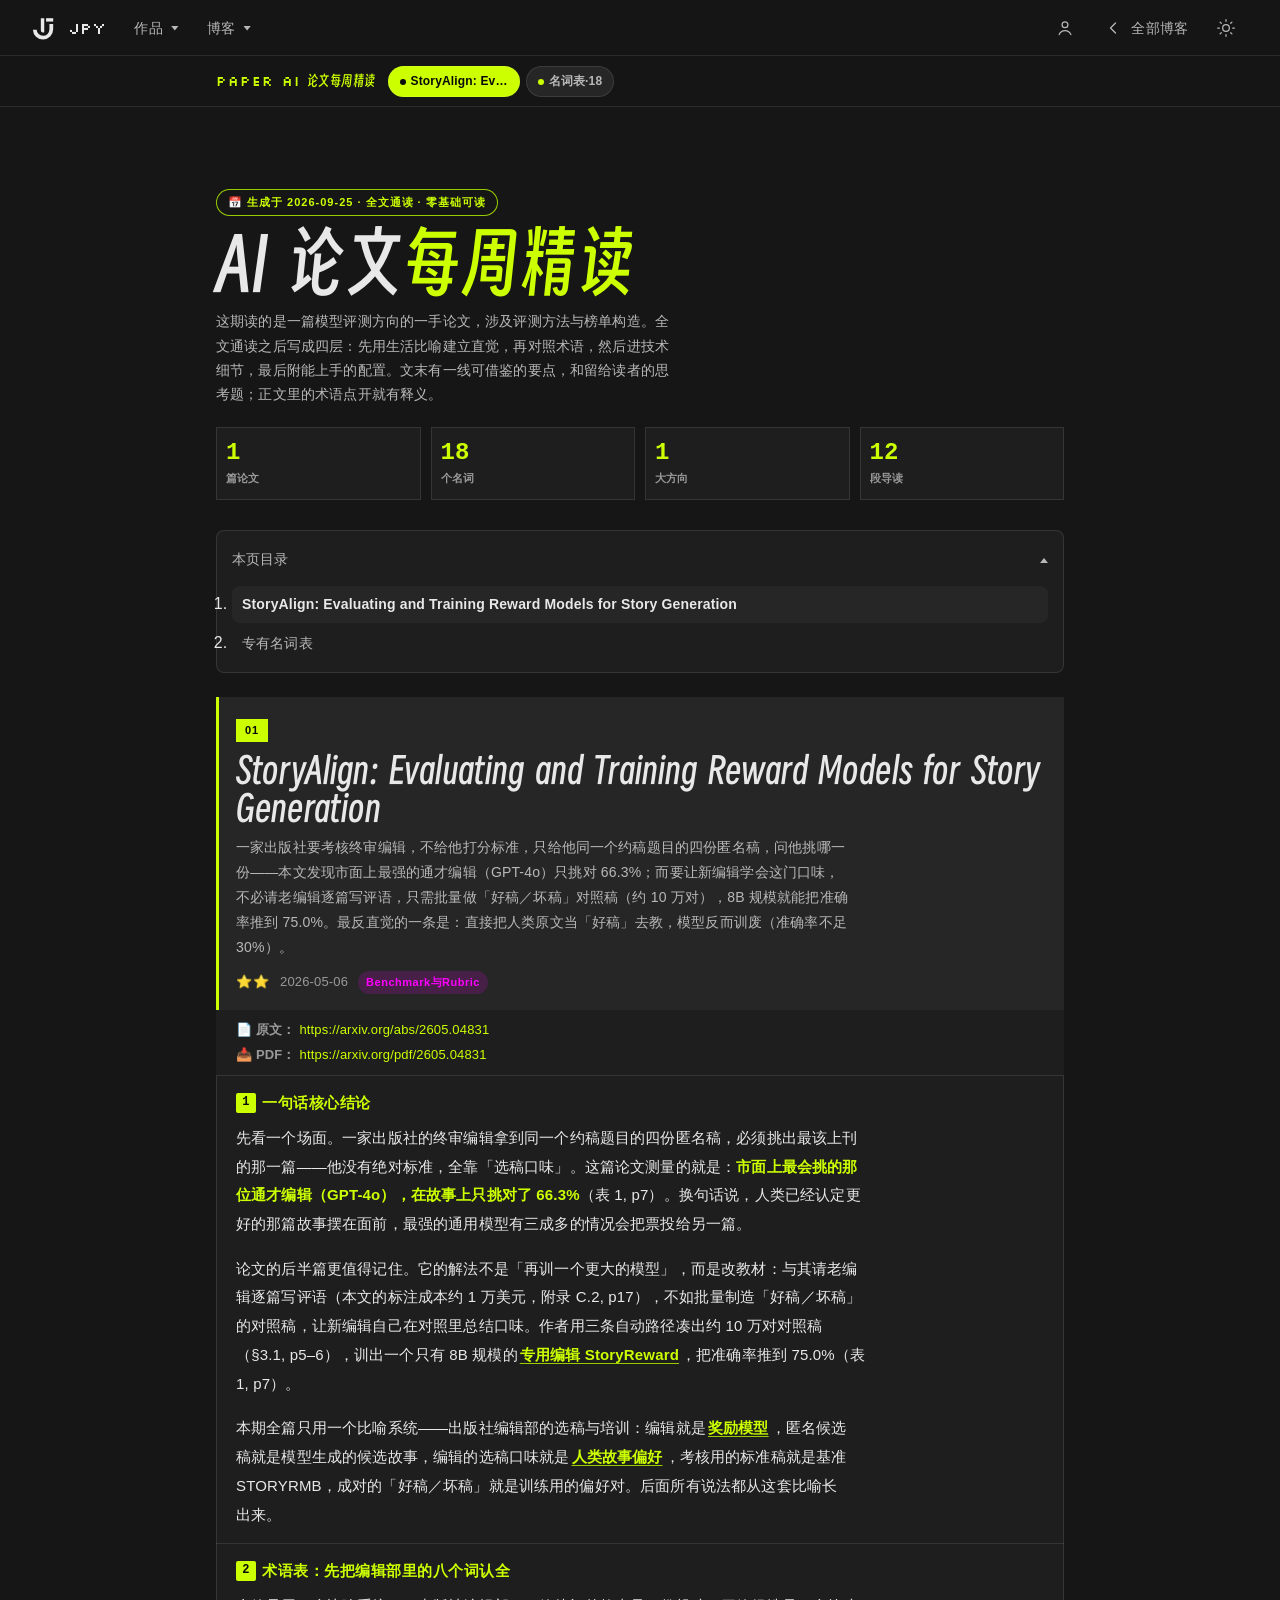
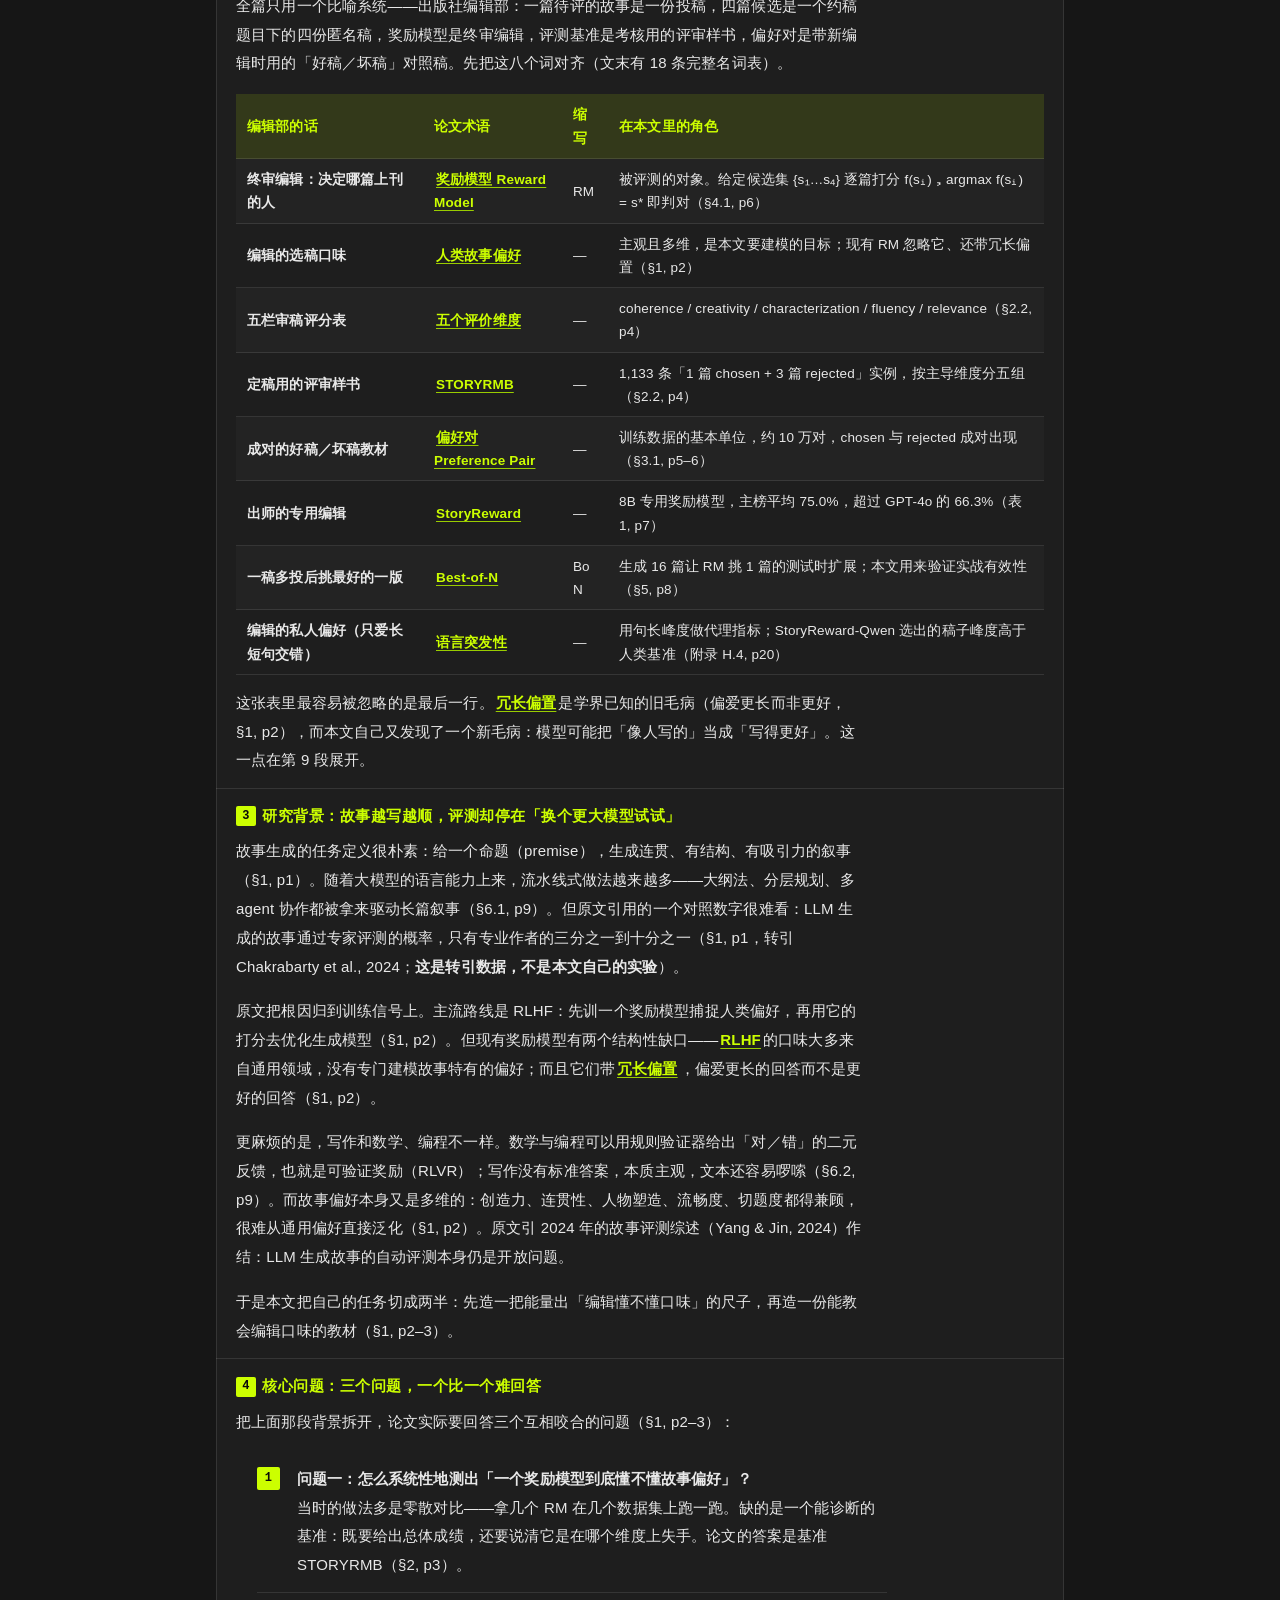
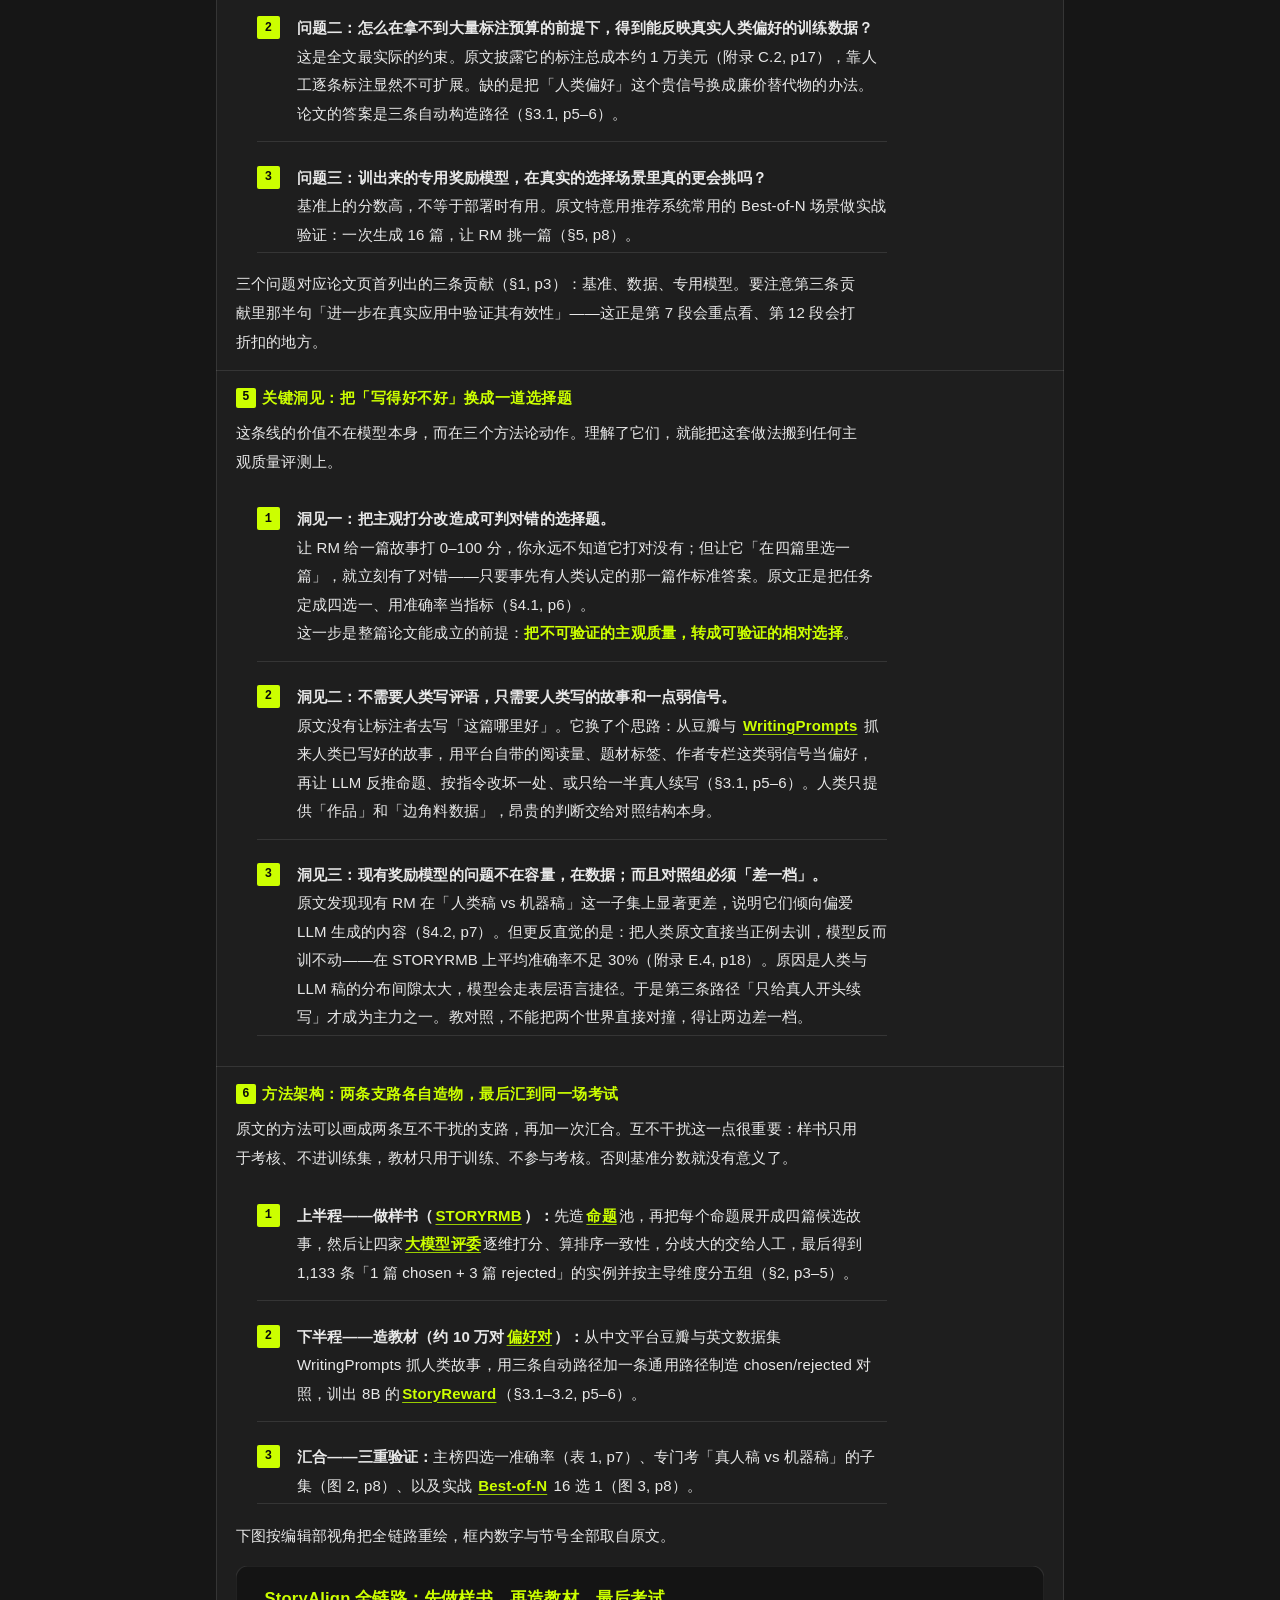
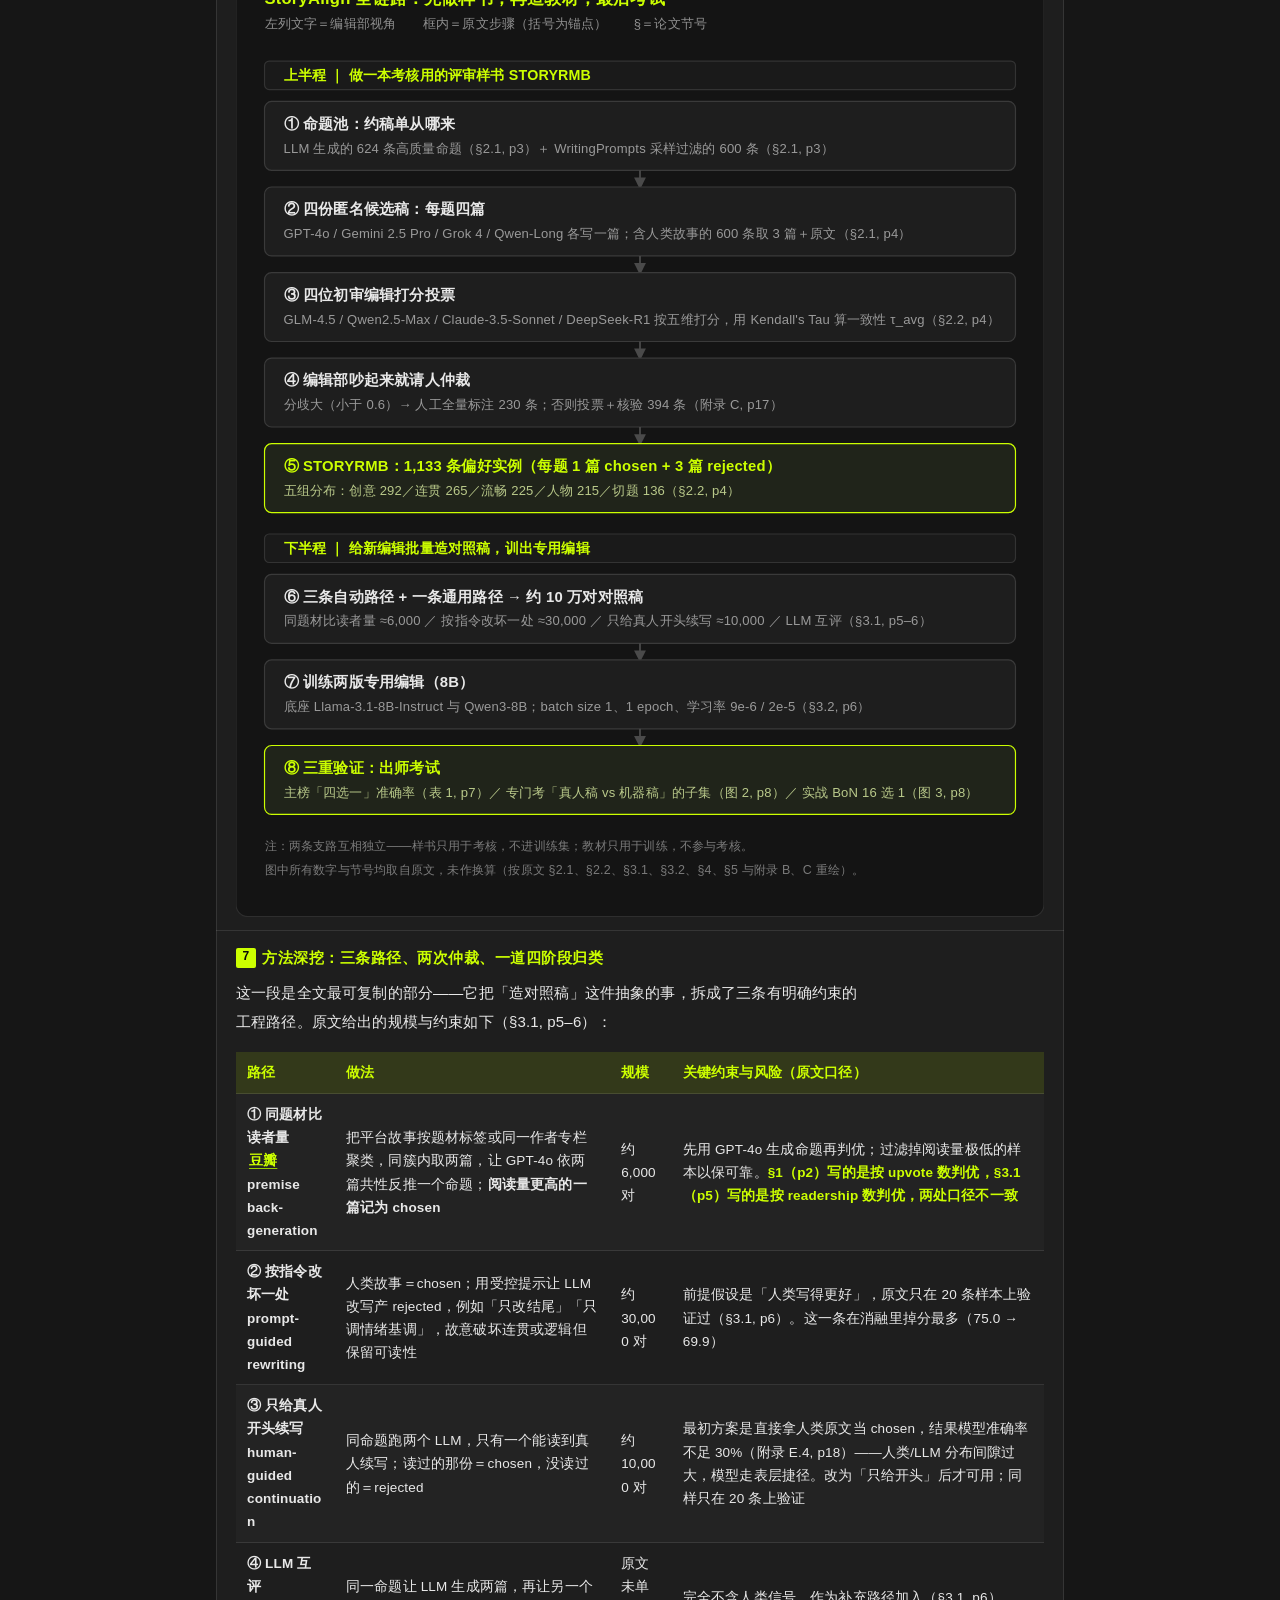
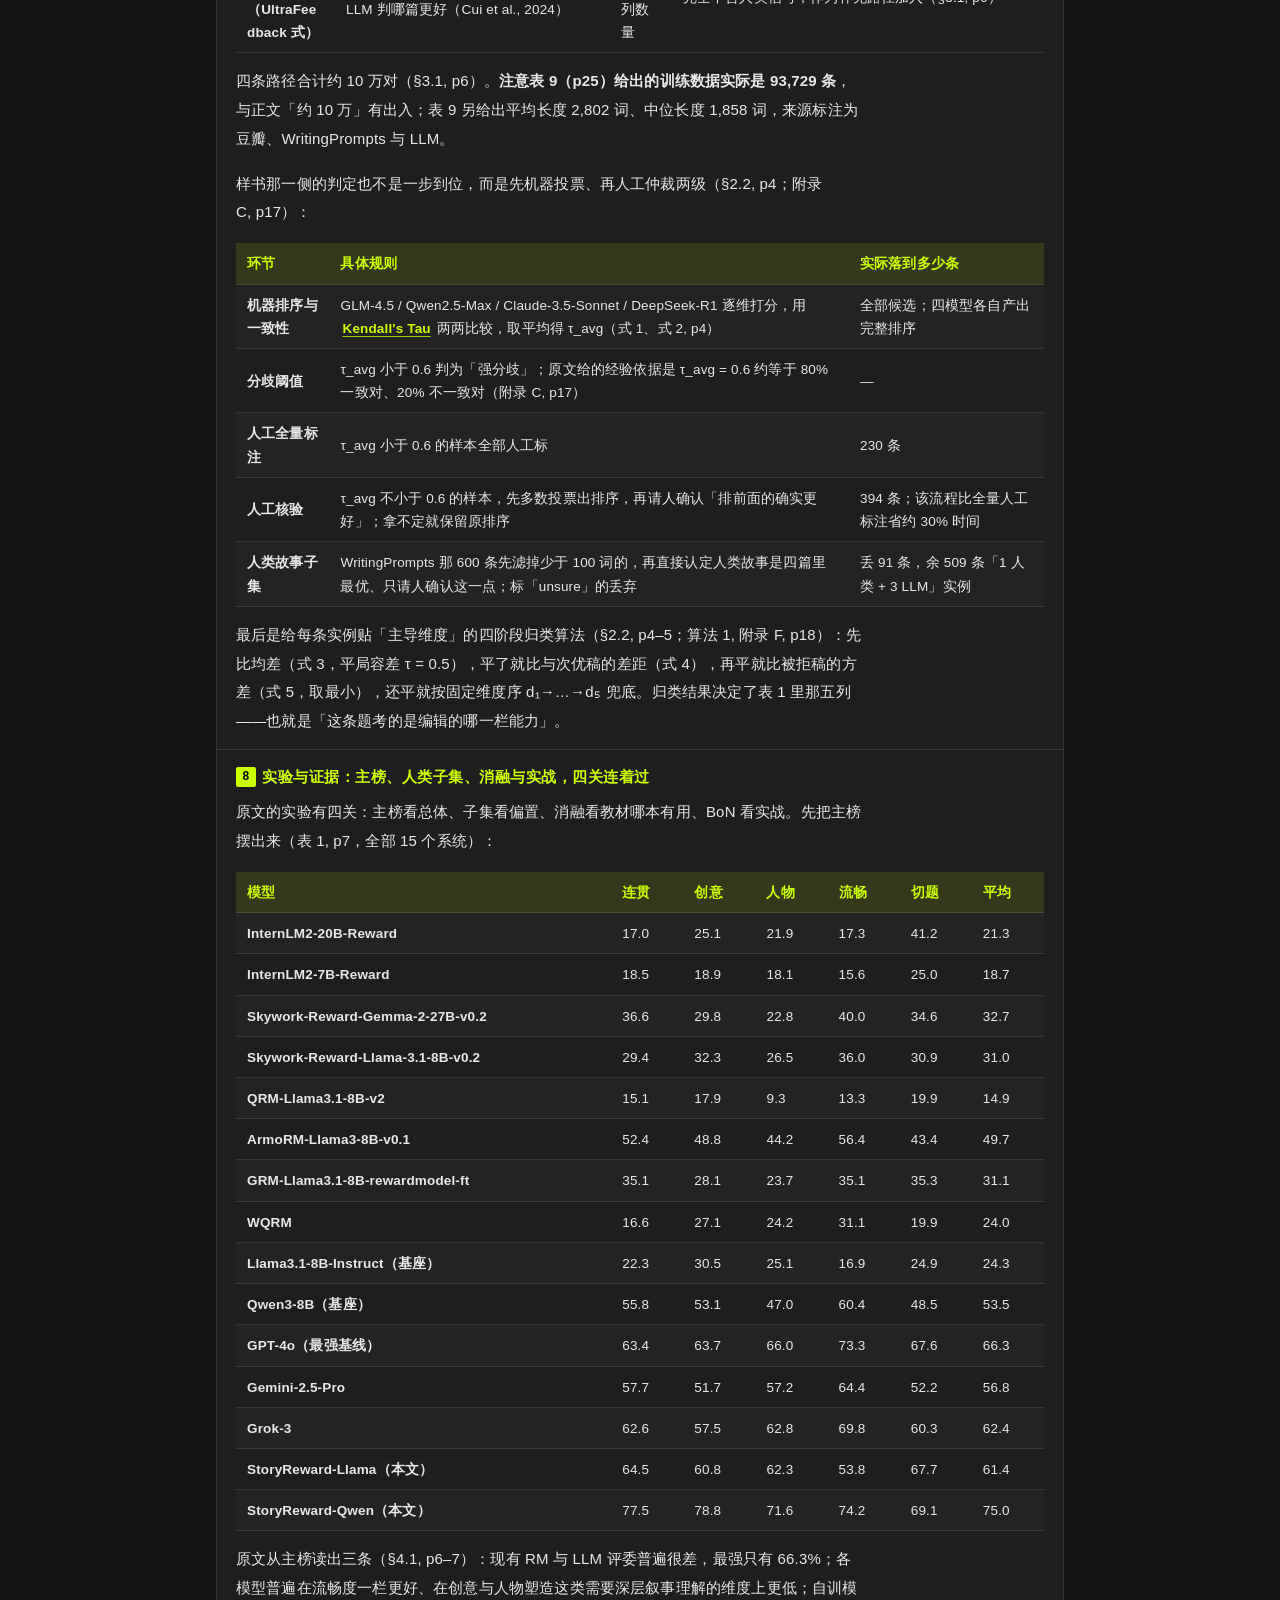
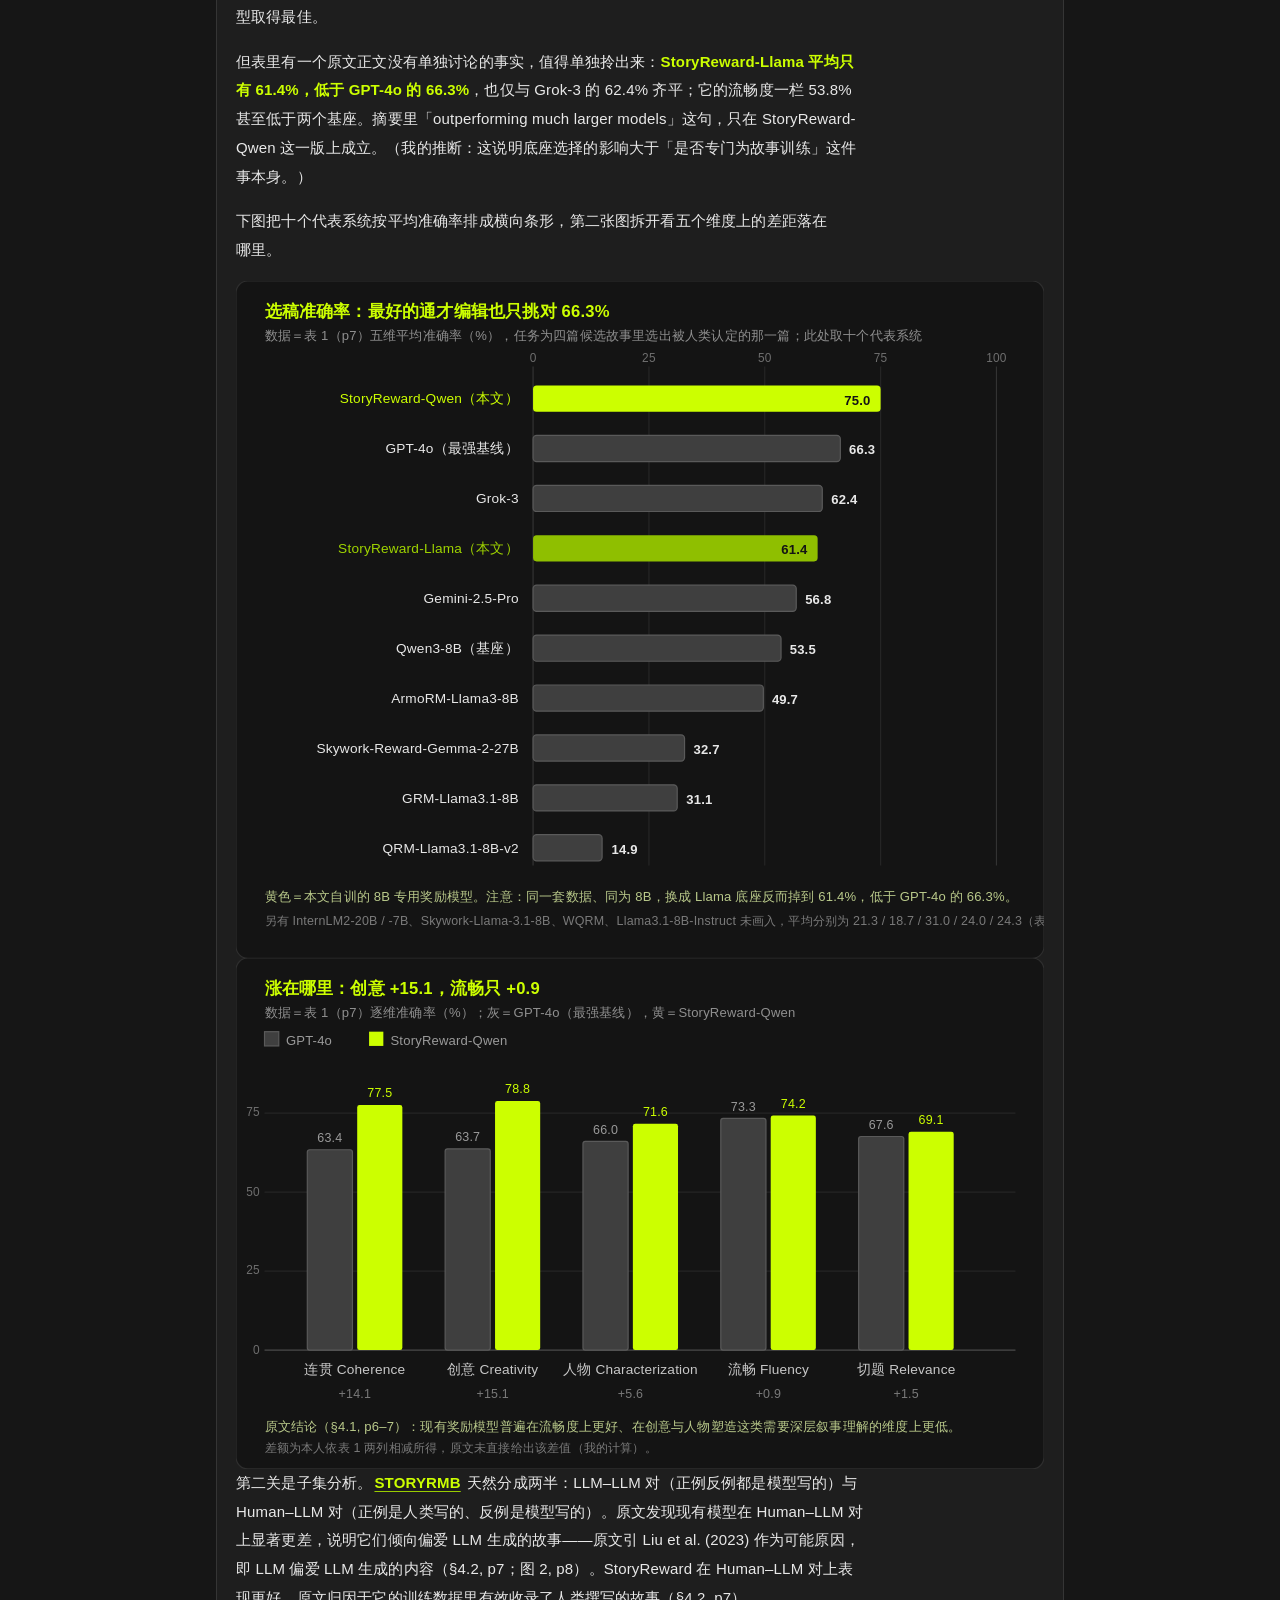
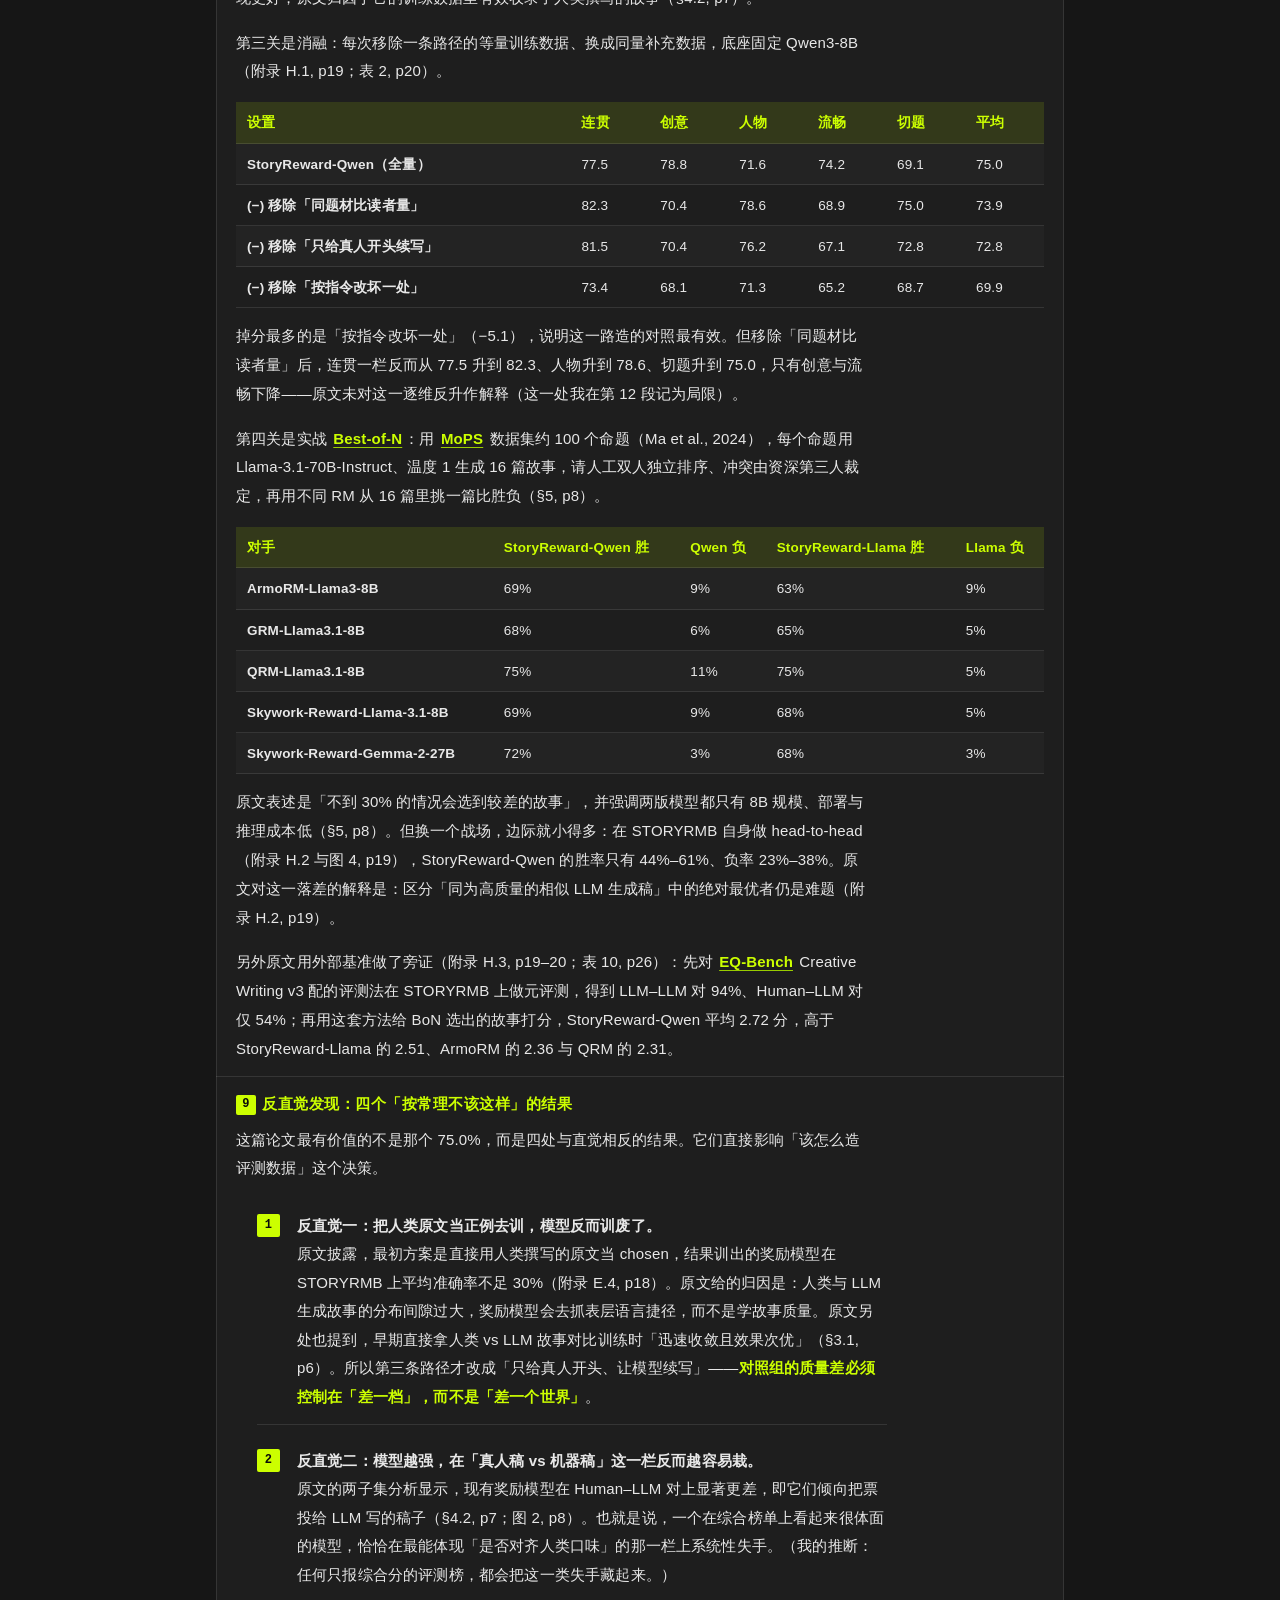
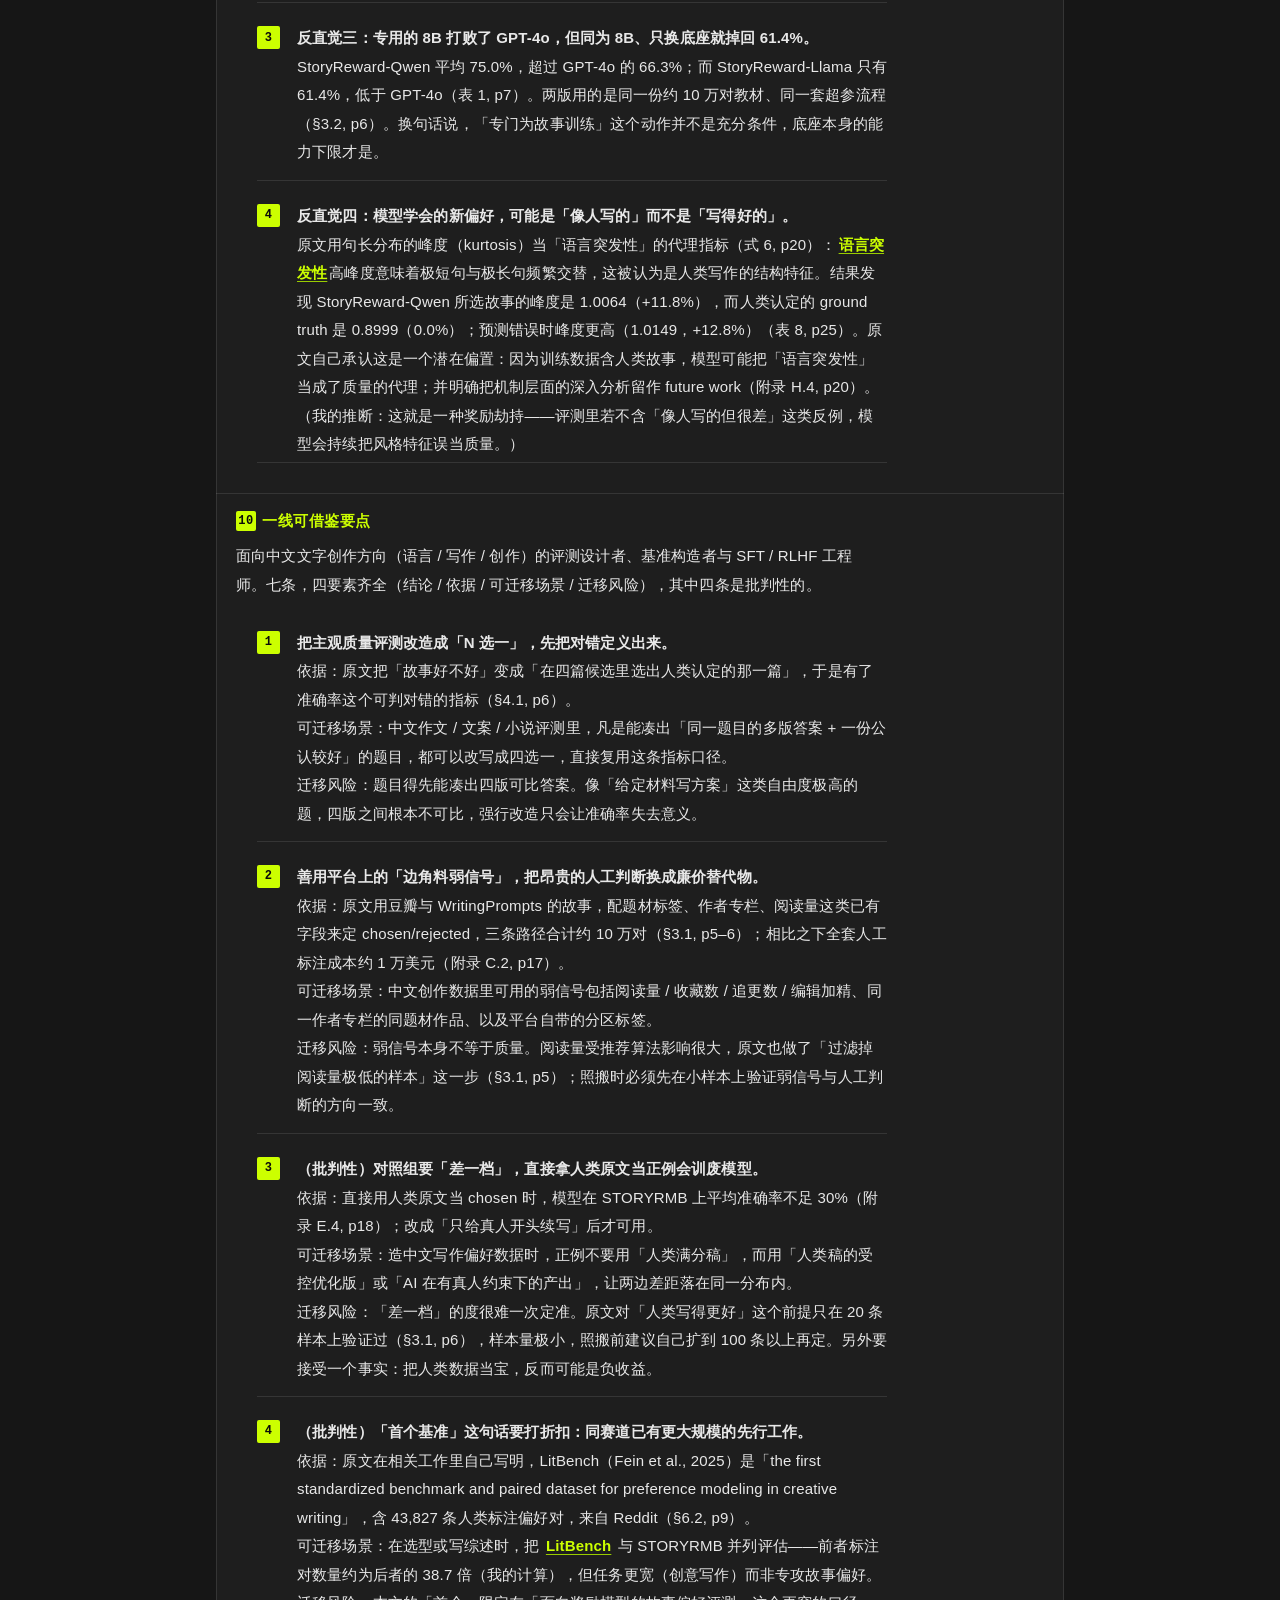
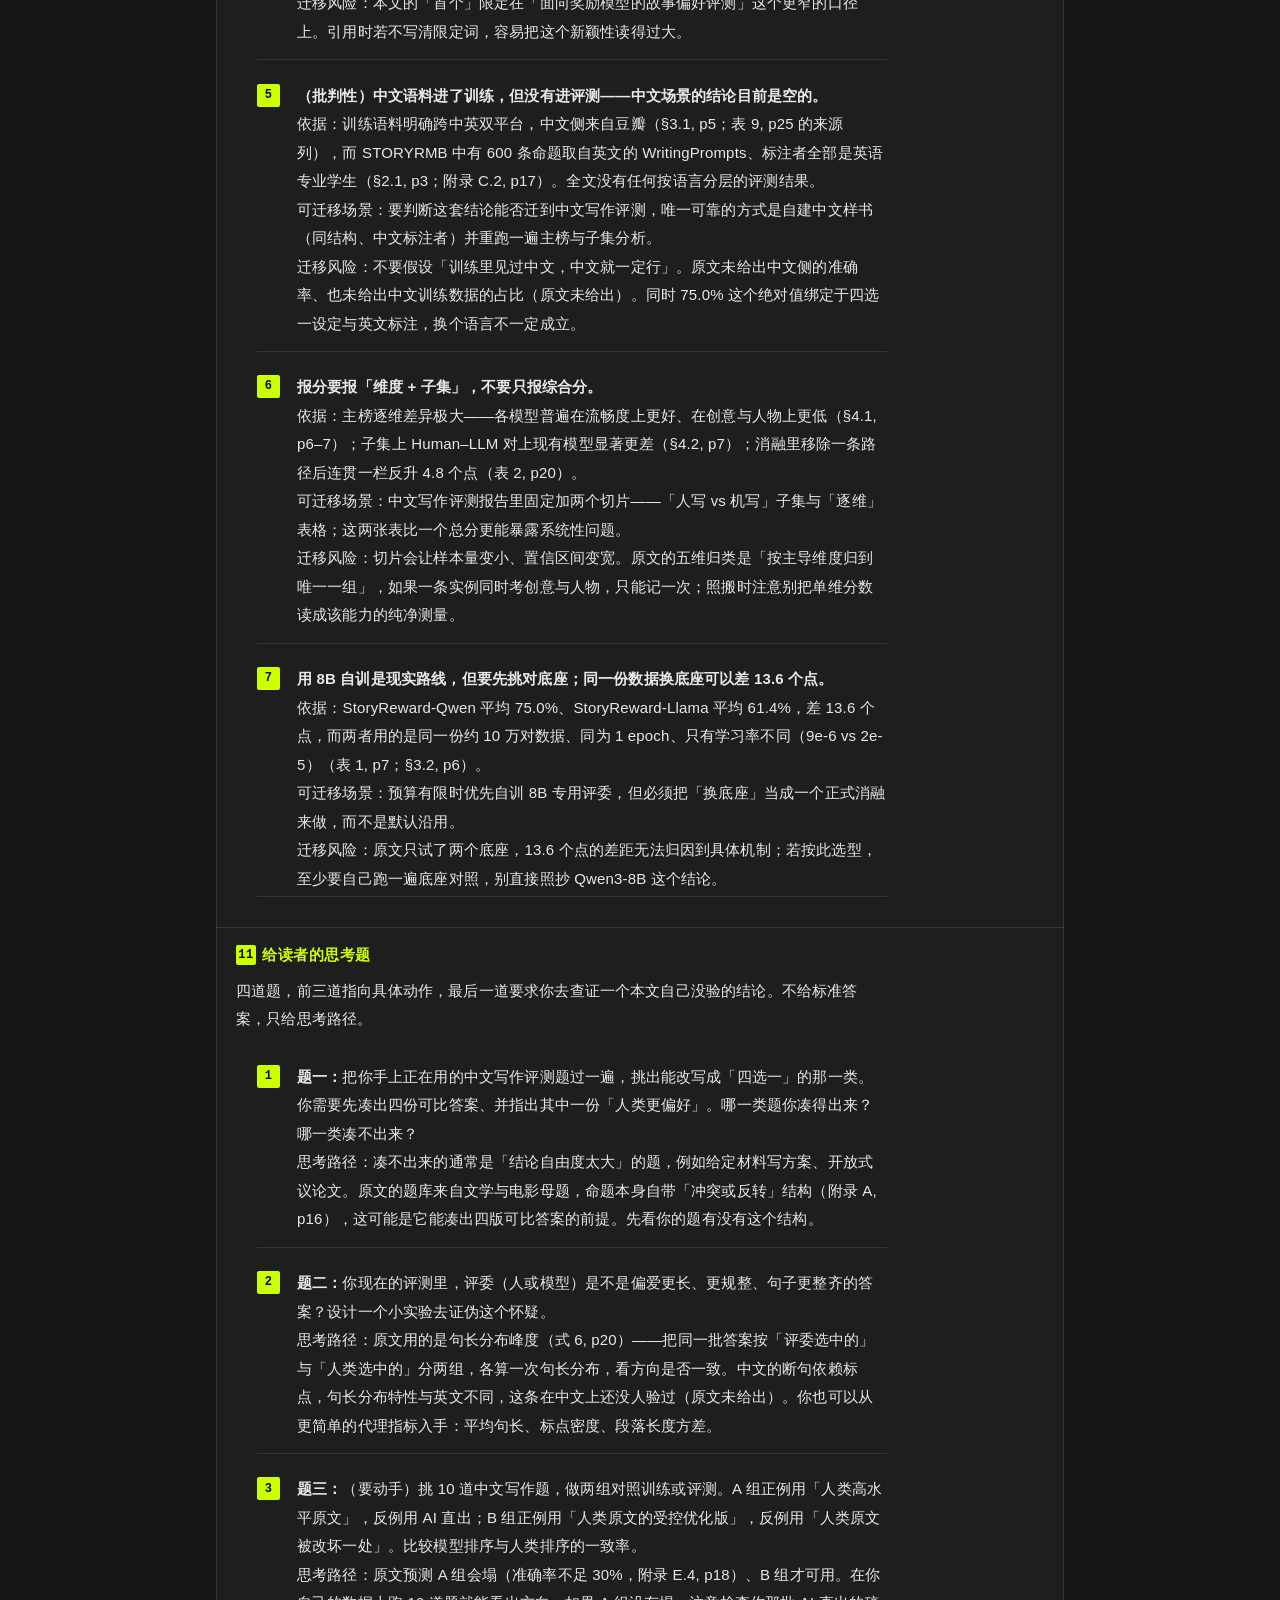
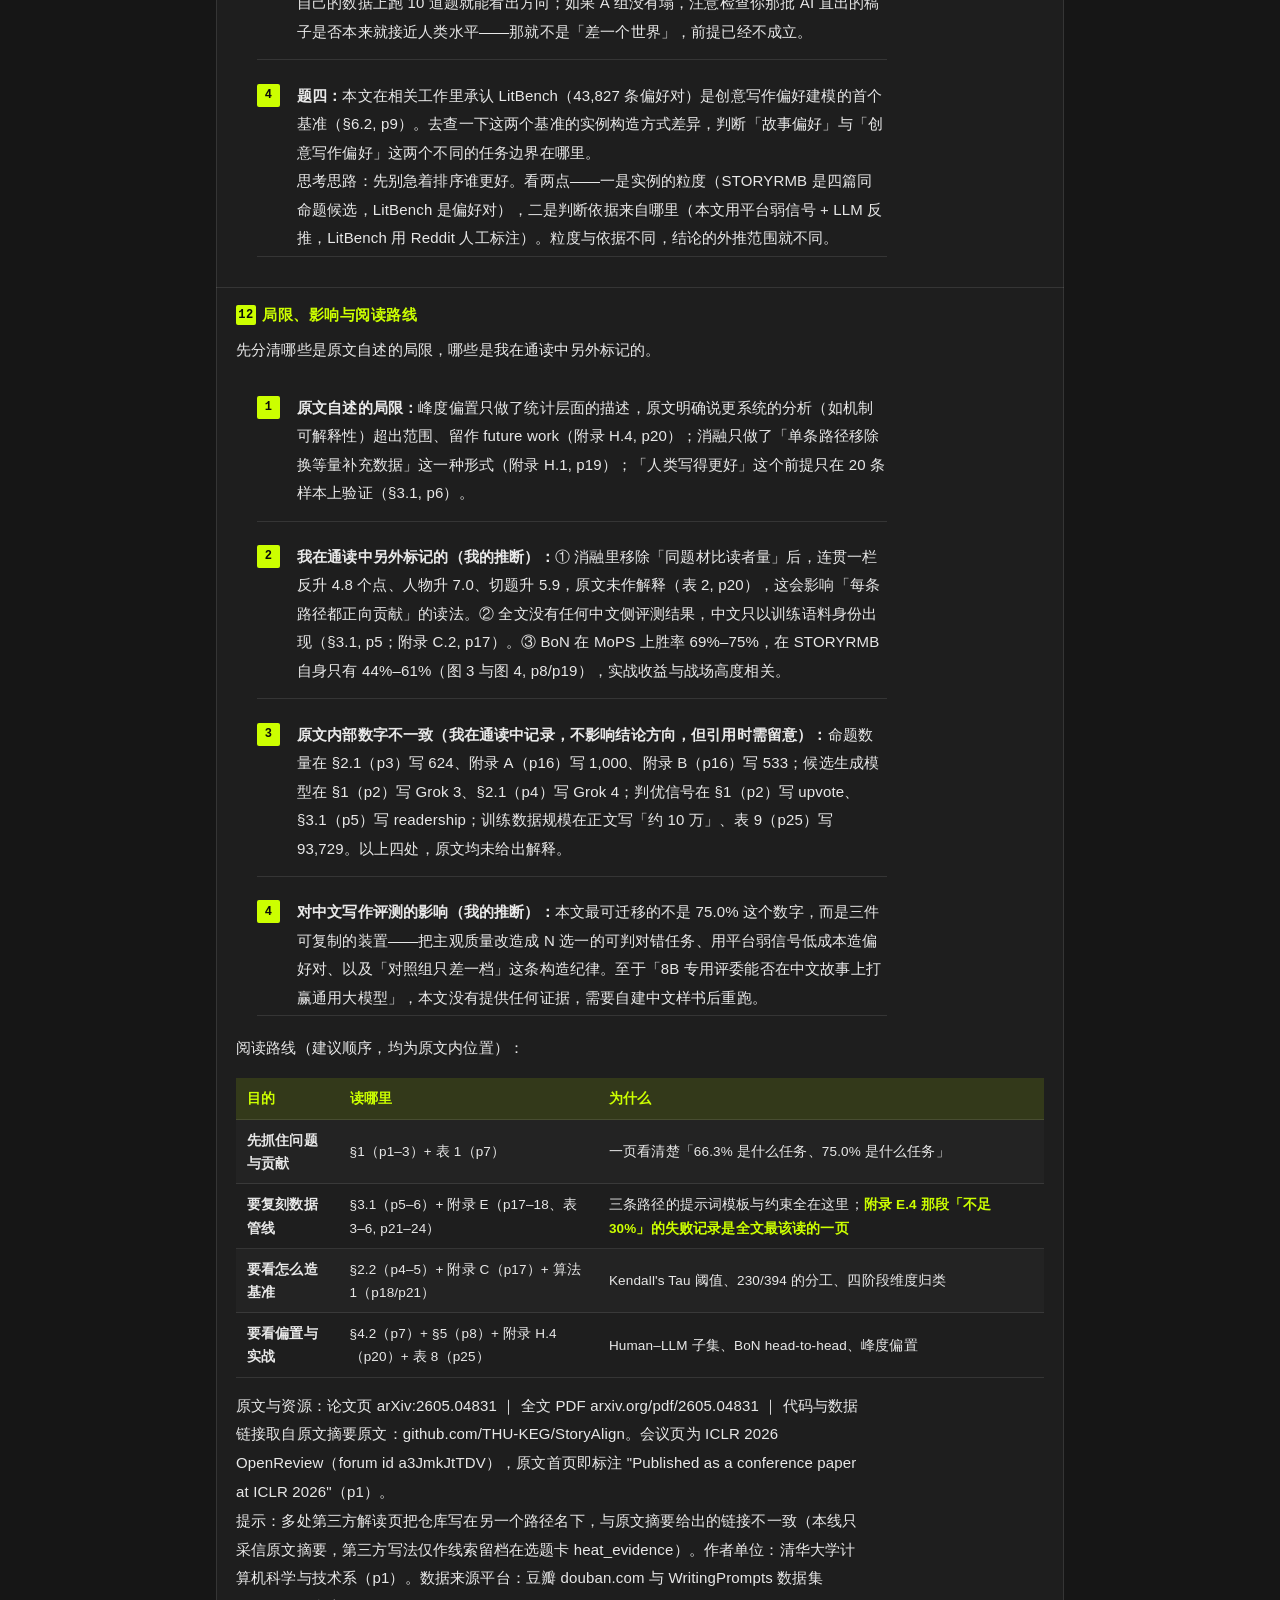
<file: blog/paper-20260925.html>
<!DOCTYPE html>
<html lang="zh-CN" data-theme="acid" data-scheme="ink">
<head>
<meta charset="UTF-8">
<meta name="viewport" content="width=device-width, initial-scale=1.0, maximum-scale=5.0">
<title>StoryAlign · 怎么训练和评测故事生成的奖励模型 · 简沛言 JIANPEIYAN</title>
<script>(function(){try{var s=localStorage.getItem('jpy-scheme');if(s==='light'||s==='ink')document.documentElement.setAttribute('data-scheme',s)}catch(e){}})();</script>
<link rel="stylesheet" href="blog.css">
</head>
<body>
<header class="nav"><div class="nav-in"><a class="brand" href="../index.html" aria-label="简沛言 · 作品集主页"><svg viewBox="0 0 100 100" aria-hidden="true"><path d="M 36.82 9.16 L 51.00 9.16 L 51.00 67.83 A 1.35 1.35 0 0 1 49.65 69.18 L 45.26 69.18 A 8.44 8.44 0 0 1 36.82 60.74 Z" fill="currentColor"/><path d="M 80.40 32.98 L 80.40 55.69 A 34.42 34.42 0 0 1 45.98 90.11 A 34.42 34.42 0 0 1 11.59 57.17" fill="none" stroke="currentColor" stroke-width="15.69"/><path d="M 58.64 16.18 L 88.38 16.18" fill="none" stroke="currentColor" stroke-width="14.04"/></svg><span class="px">JPY</span></a><nav class="links" aria-label="站点导航"><div class="menu"><a class="menu-btn" href="../index.html#works">作品</a><div class="menu-pop"><a href="../index.html#works"><small>01</small>核心项目</a><a href="../index.html#rent"><small>02</small>找房 Agent</a><a href="../index.html#ledger"><small>03</small>细节账本</a><a href="../index.html#flow"><small>04</small>工作流</a><a href="../index.html#contact"><small>07</small>联系</a></div></div><div class="menu"><a class="menu-btn" href="../index.html#more">博客</a><div class="menu-pop"><a href="paper-20260928.html"><small>09.28 · 论文精读</small>Who Wrote This Line? · 古典诗词检测</a><a href="paper-20260925.html" aria-current="page"><small>09.25 · 论文精读</small>StoryAlign · 故事生成奖励模型</a><a href="paper-20260922.html"><small>09.22 · 论文精读</small>LegalCiteTrust · 法律报告引用可信度</a><a href="paper-20260919.html"><small>09.19 · 论文精读</small>Auditing Deep Research Writing · 深研报告可信度审计</a><a href="paper-20260916.html"><small>09.16 · 论文精读</small>HoWToBench · 人类级写作能力评测</a><a href="index.html"><small>ALL</small>全部博客</a></div></div></nav><div class="tools"><a class="ibtn" href="../login.html" aria-label="登录" title="登录"><svg viewBox="0 0 24 24" aria-hidden="true"><circle cx="12" cy="8" r="3.5"/><path d="M5 20c1.2-3.4 3.8-5 7-5s5.8 1.6 7 5"/></svg></a><a class="back" href="index.html"><svg viewBox="0 0 24 24" aria-hidden="true"><path d="M15 6l-6 6 6 6"/></svg><span>全部博客</span></a><button class="ibtn" id="schemeBtn" type="button" aria-label="切换明暗"></button></div></div></header>
<script>document.documentElement.classList.add('js')</script>

<header class="topbar">
  <div class="topbar-inner">
    <div class="topbar-title">PAPER <span class="cn">AI 论文<em>每周精读</em></span></div>
    <nav class="topbar-nav"><a href="#paper1"><span class="dot"></span>StoryAlign: Ev…</a><a href="#glossary"><span class="dot"></span>名词表·18</a></nav>
  </div>
</header>
<div class="read-progress" id="readProgress"></div>

<div class="masthead">
  <div class="masthead-badge">📅 生成于 2026-09-25 · 全文通读 · 零基础可读</div>
  <h1>AI 论文<em>每周精读</em></h1>
  <p class="masthead-sub">这期读的是一篇模型评测方向的一手论文，涉及评测方法与榜单构造。全文通读之后写成四层：先用生活比喻建立直觉，再对照术语，然后进技术细节，最后附能上手的配置。文末有一线可借鉴的要点，和留给读者的思考题；正文里的术语点开就有释义。</p>
  <div class="masthead-stats"><div class="stat"><div class="stat-num">1</div><div class="stat-label">篇论文</div></div><div class="stat"><div class="stat-num">18</div><div class="stat-label">个名词</div></div><div class="stat"><div class="stat-num">1</div><div class="stat-label">大方向</div></div><div class="stat"><div class="stat-num">12</div><div class="stat-label">段导读</div></div></div>
</div>

<main class="container">
<details class="toc" id="toc" aria-label="本页目录" open><summary>本页目录</summary><ol id="tocList"></ol></details>
  <section id="paper1" class="section"><article class="paper-card reveal"><div class="paper-head"><div class="paper-seq">01</div><h2 class="paper-title">StoryAlign: Evaluating and Training Reward Models for Story Generation</h2><p class="paper-oneliner">一家出版社要考核终审编辑，不给他打分标准，只给他同一个约稿题目的四份匿名稿，问他挑哪一份——本文发现市面上最强的通才编辑（GPT-4o）只挑对 66.3%；而要让新编辑学会这门口味，不必请老编辑逐篇写评语，只需批量做「好稿／坏稿」对照稿（约 10 万对），8B 规模就能把准确率推到 75.0%。最反直觉的一条是：直接把人类原文当「好稿」去教，模型反而训废（准确率不足 30%）。</p><div class="paper-meta"><span class="difficulty">⭐⭐</span><span class="paper-date">2026-05-06</span><span class="tag-badge tag-bench">Benchmark与Rubric</span></div></div><div class="links-box"><div class="link-item"><span class="link-label">📄 原文：</span><a href="https://arxiv.org/abs/2605.04831" target="_blank" rel="noopener noreferrer">https://arxiv.org/abs/2605.04831</a></div><div class="link-item"><span class="link-label">📥 PDF：</span><a href="https://arxiv.org/pdf/2605.04831" target="_blank" rel="noopener noreferrer">https://arxiv.org/pdf/2605.04831</a></div></div><div class="stage"><h4><span class="num">1</span>一句话核心结论</h4><div class="stage-body"><p>先看一个场面。一家出版社的终审编辑拿到同一个约稿题目的四份匿名稿，必须挑出最该上刊的那一篇——他没有绝对标准，全靠「选稿口味」。这篇论文测量的就是：<strong class="hl">市面上最会挑的那位通才编辑（GPT-4o），在故事上只挑对了 66.3%</strong>（表 1, p7）。换句话说，人类已经认定更好的那篇故事摆在面前，最强的通用模型有三成多的情况会把票投给另一篇。</p>
<p>论文的后半篇更值得记住。它的解法不是「再训一个更大的模型」，而是改教材：与其请老编辑逐篇写评语（本文的标注成本约 1 万美元，附录 C.2, p17），不如批量制造「好稿／坏稿」的对照稿，让新编辑自己在对照里总结口味。作者用三条自动路径凑出约 10 万对对照稿（§3.1, p5–6），训出一个只有 8B 规模的<span class="tbs" data-term="storyreward"><input type="checkbox" id="tbs1" class="tbs-toggle"><label for="tbs1" class="tbs-term">专用编辑 StoryReward</label><span class="tbs-panel"><span class="tbs-head"><span class="tbs-zh">StoryReward</span><span class="tbs-en">StoryReward</span><label for="tbs1" class="tbs-close" title="收起">✕</label></span><span class="tbs-row"><span class="tbs-lbl">定义</span><span class="tbs-txt">本文训练的专用故事偏好奖励模型，8B 规模，分 Llama 与 Qwen 两版。</span></span><span class="tbs-row"><span class="tbs-lbl">展开</span><span class="tbs-txt">底座为 Llama-3.1-8B-Instruct 与 Qwen3-8B；batch size 1、1 epoch，学习率分别 9×10⁻⁶ 与 2×10⁻⁵（§3.2, p6）。主榜平均准确率：StoryReward-Qwen 75.0%、StoryReward-Llama 61.4%（表 1, p7）。</span></span><a class="tbs-more" href="#term-storyreward">查看完整释义 ›</a></span></span>，把准确率推到 75.0%（表 1, p7）。</p>
<p>本期全篇只用一个比喻系统——出版社编辑部的选稿与培训：编辑就是<span class="tbs" data-term="rm"><input type="checkbox" id="tbs2" class="tbs-toggle"><label for="tbs2" class="tbs-term">奖励模型</label><span class="tbs-panel"><span class="tbs-head"><span class="tbs-zh">奖励模型</span><span class="tbs-en">Reward Model <span class="abbr">RM</span></span><label for="tbs2" class="tbs-close" title="收起">✕</label></span><span class="tbs-row"><span class="tbs-lbl">定义</span><span class="tbs-txt">把「哪一篇更好」变成一个可打分函数的模型；评测时给候选集逐篇打分，取最高分者。</span></span><span class="tbs-row"><span class="tbs-lbl">展开</span><span class="tbs-txt">本文的任务形式：给定四篇候选故事 {s₁…s₄}，RM 逐篇打分 f(sᵢ)，argmax f(sᵢ) = s* 即判对，指标为准确率（§4.1, p6）。基线含两类：显式奖励模型（InternLM2-Reward、Skywork-Reward、ArmoRM、QRM、GRM、WQRM）与 LLM 生成式评委（GPT-4o、Gemini-2.5-Pro、Grok、Llama-3.1-8B-Instruct、Qwen3-8B）（§4.1, p6）。</span></span><a class="tbs-more" href="#term-rm">查看完整释义 ›</a></span></span>，匿名候选稿就是模型生成的候选故事，编辑的选稿口味就是<span class="tbs" data-term="preference"><input type="checkbox" id="tbs3" class="tbs-toggle"><label for="tbs3" class="tbs-term">人类故事偏好</label><span class="tbs-panel"><span class="tbs-head"><span class="tbs-zh">人类故事偏好</span><span class="tbs-en">Human Story Preference</span><label for="tbs3" class="tbs-close" title="收起">✕</label></span><span class="tbs-row"><span class="tbs-lbl">定义</span><span class="tbs-txt">人类读者在两个故事之间更偏好哪一个；主观、多维，是本文要建模的目标。</span></span><span class="tbs-row"><span class="tbs-lbl">展开</span><span class="tbs-txt">原文指出主流 RLHF 只训一个通用奖励模型，容易忽略故事特有偏好，并带有冗长偏置（§1, p2）；故事偏好需同时兼顾创造力、连贯性、人物塑造、流畅度与切题度，很难从通用偏好直接泛化（§1, p2）。</span></span><a class="tbs-more" href="#term-preference">查看完整释义 ›</a></span></span>，考核用的标准稿就是基准 STORYRMB，成对的「好稿／坏稿」就是训练用的偏好对。后面所有说法都从这套比喻长出来。</p></div></div><div class="stage"><h4><span class="num">2</span>术语表：先把编辑部里的八个词认全</h4><div class="stage-body"><p>全篇只用一个比喻系统——出版社编辑部：一篇待评的故事是一份投稿，四篇候选是一个约稿题目下的四份匿名稿，奖励模型是终审编辑，评测基准是考核用的评审样书，偏好对是带新编辑时用的「好稿／坏稿」对照稿。先把这八个词对齐（文末有 18 条完整名词表）。</p>
<table class="compare-table"><tr><th>编辑部的话</th><th>论文术语</th><th>缩写</th><th>在本文里的角色</th></tr>
<tr><td>终审编辑：决定哪篇上刊的人</td><td><span class="tbs" data-term="rm"><input type="checkbox" id="tbs4" class="tbs-toggle"><label for="tbs4" class="tbs-term">奖励模型 Reward Model</label><span class="tbs-panel"><span class="tbs-head"><span class="tbs-zh">奖励模型</span><span class="tbs-en">Reward Model <span class="abbr">RM</span></span><label for="tbs4" class="tbs-close" title="收起">✕</label></span><span class="tbs-row"><span class="tbs-lbl">定义</span><span class="tbs-txt">把「哪一篇更好」变成一个可打分函数的模型；评测时给候选集逐篇打分，取最高分者。</span></span><span class="tbs-row"><span class="tbs-lbl">展开</span><span class="tbs-txt">本文的任务形式：给定四篇候选故事 {s₁…s₄}，RM 逐篇打分 f(sᵢ)，argmax f(sᵢ) = s* 即判对，指标为准确率（§4.1, p6）。基线含两类：显式奖励模型（InternLM2-Reward、Skywork-Reward、ArmoRM、QRM、GRM、WQRM）与 LLM 生成式评委（GPT-4o、Gemini-2.5-Pro、Grok、Llama-3.1-8B-Instruct、Qwen3-8B）（§4.1, p6）。</span></span><a class="tbs-more" href="#term-rm">查看完整释义 ›</a></span></span></td><td>RM</td><td>被评测的对象。给定候选集 {s₁…s₄} 逐篇打分 f(sᵢ)，argmax f(sᵢ) = s* 即判对（§4.1, p6）</td></tr>
<tr><td>编辑的选稿口味</td><td><span class="tbs" data-term="preference"><input type="checkbox" id="tbs5" class="tbs-toggle"><label for="tbs5" class="tbs-term">人类故事偏好</label><span class="tbs-panel"><span class="tbs-head"><span class="tbs-zh">人类故事偏好</span><span class="tbs-en">Human Story Preference</span><label for="tbs5" class="tbs-close" title="收起">✕</label></span><span class="tbs-row"><span class="tbs-lbl">定义</span><span class="tbs-txt">人类读者在两个故事之间更偏好哪一个；主观、多维，是本文要建模的目标。</span></span><span class="tbs-row"><span class="tbs-lbl">展开</span><span class="tbs-txt">原文指出主流 RLHF 只训一个通用奖励模型，容易忽略故事特有偏好，并带有冗长偏置（§1, p2）；故事偏好需同时兼顾创造力、连贯性、人物塑造、流畅度与切题度，很难从通用偏好直接泛化（§1, p2）。</span></span><a class="tbs-more" href="#term-preference">查看完整释义 ›</a></span></span></td><td>—</td><td>主观且多维，是本文要建模的目标；现有 RM 忽略它、还带冗长偏置（§1, p2）</td></tr>
<tr><td>五栏审稿评分表</td><td><span class="tbs" data-term="dim"><input type="checkbox" id="tbs6" class="tbs-toggle"><label for="tbs6" class="tbs-term">五个评价维度</label><span class="tbs-panel"><span class="tbs-head"><span class="tbs-zh">五个评价维度</span><span class="tbs-en">Five Evaluation Dimensions</span><label for="tbs6" class="tbs-close" title="收起">✕</label></span><span class="tbs-row"><span class="tbs-lbl">定义</span><span class="tbs-txt">本文把故事质量拆成五栏：连贯、创意、人物塑造、流畅、切题。</span></span><span class="tbs-row"><span class="tbs-lbl">展开</span><span class="tbs-txt">coherence / creativity / characterization / fluency / relevance，参照 Yang &amp; Jin (2024) 的故事评测综述（§2.2, p4）。STORYRMB 的 1,133 条实例按「最起决定作用的那一维」归类，得到 creativity 292 / coherence 265 / fluency 225 / characterization 215 / relevance 136（§2.2, p4）。</span></span><a class="tbs-more" href="#term-dim">查看完整释义 ›</a></span></span></td><td>—</td><td>coherence / creativity / characterization / fluency / relevance（§2.2, p4）</td></tr>
<tr><td>定稿用的评审样书</td><td><span class="tbs" data-term="storyrmb"><input type="checkbox" id="tbs7" class="tbs-toggle"><label for="tbs7" class="tbs-term">STORYRMB</label><span class="tbs-panel"><span class="tbs-head"><span class="tbs-zh">STORYRMB</span><span class="tbs-en">StoryRMB</span><label for="tbs7" class="tbs-close" title="收起">✕</label></span><span class="tbs-row"><span class="tbs-lbl">定义</span><span class="tbs-txt">首个面向奖励模型的故事偏好评测基准，含 1,133 条人工校验实例。</span></span><span class="tbs-row"><span class="tbs-lbl">展开</span><span class="tbs-txt">每条实例＝一个命题 + 1 篇 chosen 故事 + 3 篇 rejected 故事（摘要, p1；§2.2, p4）。构造分两步：候选故事生成（GPT-4o / Gemini 2.5 Pro / Grok 4 / Qwen-Long 各写一篇，另含人类故事）与两阶段偏好判定（四家 LLM 打分投票 + 人工核验）（§2.1–2.2, p3–4）。子集分 LLM–LLM 对与 Human–LLM 对（§4.2, p7）。</span></span><a class="tbs-more" href="#term-storyrmb">查看完整释义 ›</a></span></span></td><td>—</td><td>1,133 条「1 篇 chosen + 3 篇 rejected」实例，按主导维度分五组（§2.2, p4）</td></tr>
<tr><td>成对的好稿／坏稿教材</td><td><span class="tbs" data-term="pair"><input type="checkbox" id="tbs8" class="tbs-toggle"><label for="tbs8" class="tbs-term">偏好对 Preference Pair</label><span class="tbs-panel"><span class="tbs-head"><span class="tbs-zh">偏好对</span><span class="tbs-en">Preference Pair</span><label for="tbs8" class="tbs-close" title="收起">✕</label></span><span class="tbs-row"><span class="tbs-lbl">定义</span><span class="tbs-txt">训练奖励模型的基本单位：一条更受偏好的样本（chosen）与一条较差的样本（rejected）。</span></span><span class="tbs-row"><span class="tbs-lbl">展开</span><span class="tbs-txt">本文共构造约 10 万对，来自三条自动路径（豆瓣同题材按读者量判优约 6,000 对；按受控指令改写人类故事约 30,000 对；只给真人开头的续写对照约 10,000 对）加一条 LLM 互评路径（§3.1, p5–6）。表 9（p25）给出训练数据实际为 93,729 条，平均 2,802 词、中位 1,858 词。</span></span><a class="tbs-more" href="#term-pair">查看完整释义 ›</a></span></span></td><td>—</td><td>训练数据的基本单位，约 10 万对，chosen 与 rejected 成对出现（§3.1, p5–6）</td></tr>
<tr><td>出师的专用编辑</td><td><span class="tbs" data-term="storyreward"><input type="checkbox" id="tbs9" class="tbs-toggle"><label for="tbs9" class="tbs-term">StoryReward</label><span class="tbs-panel"><span class="tbs-head"><span class="tbs-zh">StoryReward</span><span class="tbs-en">StoryReward</span><label for="tbs9" class="tbs-close" title="收起">✕</label></span><span class="tbs-row"><span class="tbs-lbl">定义</span><span class="tbs-txt">本文训练的专用故事偏好奖励模型，8B 规模，分 Llama 与 Qwen 两版。</span></span><span class="tbs-row"><span class="tbs-lbl">展开</span><span class="tbs-txt">底座为 Llama-3.1-8B-Instruct 与 Qwen3-8B；batch size 1、1 epoch，学习率分别 9×10⁻⁶ 与 2×10⁻⁵（§3.2, p6）。主榜平均准确率：StoryReward-Qwen 75.0%、StoryReward-Llama 61.4%（表 1, p7）。</span></span><a class="tbs-more" href="#term-storyreward">查看完整释义 ›</a></span></span></td><td>—</td><td>8B 专用奖励模型，主榜平均 75.0%，超过 GPT-4o 的 66.3%（表 1, p7）</td></tr>
<tr><td>一稿多投后挑最好的一版</td><td><span class="tbs" data-term="bon"><input type="checkbox" id="tbs10" class="tbs-toggle"><label for="tbs10" class="tbs-term">Best-of-N</label><span class="tbs-panel"><span class="tbs-head"><span class="tbs-zh">Best-of-N</span><span class="tbs-en">Best-of-N <span class="abbr">BoN</span></span><label for="tbs10" class="tbs-close" title="收起">✕</label></span><span class="tbs-row"><span class="tbs-lbl">定义</span><span class="tbs-txt">测试时扩展策略：同一提示生成 N 个答案，用奖励模型挑一个。</span></span><span class="tbs-row"><span class="tbs-lbl">展开</span><span class="tbs-txt">本文用 MoPS 数据集约 100 个命题，每命题用 Llama-3.1-70B-Instruct、温度 1 生成 16 篇，人工双人独立排序 + 资深第三人裁定，再比各 RM 的挑选结果（§5, p8）。StoryReward 对五个奖励模型的胜率 63%–75%、负率 3%–11%（图 3, p8）；但在 STORYRMB 自身做 head-to-head 时胜率降到 44%–61%（图 4, p19）。</span></span><a class="tbs-more" href="#term-bon">查看完整释义 ›</a></span></span></td><td>BoN</td><td>生成 16 篇让 RM 挑 1 篇的测试时扩展；本文用来验证实战有效性（§5, p8）</td></tr>
<tr><td>编辑的私人偏好（只爱长短句交错）</td><td><span class="tbs" data-term="burst"><input type="checkbox" id="tbs11" class="tbs-toggle"><label for="tbs11" class="tbs-term">语言突发性</label><span class="tbs-panel"><span class="tbs-head"><span class="tbs-zh">语言突发性</span><span class="tbs-en">Linguistic Burstiness</span><label for="tbs11" class="tbs-close" title="收起">✕</label></span><span class="tbs-row"><span class="tbs-lbl">定义</span><span class="tbs-txt">文本中信息与结构分布不均匀的现象；本文用句长分布的峰度当代理指标。</span></span><span class="tbs-row"><span class="tbs-lbl">展开</span><span class="tbs-txt">Kurtosis = E[(X−µ)⁴]/σ⁴ − 3，µ 为平均句长、σ 为句长标准差（式 6, p20）；高峰度意味着极短句与极长句频繁交替，被认为刻画人类写作的结构复杂度。实测：StoryReward-Qwen 所选故事峰度 1.0064（+11.8%），人类认定的 ground truth 为 0.8999（0.0%）（表 8, p25）。原文承认这构成潜在偏置，把机制分析留作 future work（附录 H.4, p20）。</span></span><a class="tbs-more" href="#term-burst">查看完整释义 ›</a></span></span></td><td>—</td><td>用句长峰度做代理指标；StoryReward-Qwen 选出的稿子峰度高于人类基准（附录 H.4, p20）</td></tr></table>
<p>这张表里最容易被忽略的是最后一行。<span class="tbs" data-term="verbosity"><input type="checkbox" id="tbs12" class="tbs-toggle"><label for="tbs12" class="tbs-term">冗长偏置</label><span class="tbs-panel"><span class="tbs-head"><span class="tbs-zh">冗长偏置</span><span class="tbs-en">Verbosity Bias</span><label for="tbs12" class="tbs-close" title="收起">✕</label></span><span class="tbs-row"><span class="tbs-lbl">定义</span><span class="tbs-txt">奖励模型偏爱更长而非更好的回答的系统性倾向。</span></span><span class="tbs-row"><span class="tbs-lbl">展开</span><span class="tbs-txt">原文在动机部分把它列为现有奖励模型的已知缺陷之一（§1, p2，引 Saito et al. 与 Peng et al., 2025）。本文自己的峰度发现属于另一类「代理偏置」——把风格特征当成质量（附录 H.4, p20）。</span></span><a class="tbs-more" href="#term-verbosity">查看完整释义 ›</a></span></span>是学界已知的旧毛病（偏爱更长而非更好，§1, p2），而本文自己又发现了一个新毛病：模型可能把「像人写的」当成「写得更好」。这一点在第 9 段展开。</p></div></div><div class="stage"><h4><span class="num">3</span>研究背景：故事越写越顺，评测却停在「换个更大模型试试」</h4><div class="stage-body"><p>故事生成的任务定义很朴素：给一个命题（premise），生成连贯、有结构、有吸引力的叙事（§1, p1）。随着大模型的语言能力上来，流水线式做法越来越多——大纲法、分层规划、多 agent 协作都被拿来驱动长篇叙事（§6.1, p9）。但原文引用的一个对照数字很难看：LLM 生成的故事通过专家评测的概率，只有专业作者的三分之一到十分之一（§1, p1，转引 Chakrabarty et al., 2024；<strong>这是转引数据，不是本文自己的实验</strong>）。</p>
<p>原文把根因归到训练信号上。主流路线是 RLHF：先训一个奖励模型捕捉人类偏好，再用它的打分去优化生成模型（§1, p2）。但现有奖励模型有两个结构性缺口——<span class="tbs" data-term="rlhf"><input type="checkbox" id="tbs13" class="tbs-toggle"><label for="tbs13" class="tbs-term">RLHF</label><span class="tbs-panel"><span class="tbs-head"><span class="tbs-zh">人类反馈强化学习</span><span class="tbs-en">RLHF <span class="abbr">RLHF</span></span><label for="tbs13" class="tbs-close" title="收起">✕</label></span><span class="tbs-row"><span class="tbs-lbl">定义</span><span class="tbs-txt">先训奖励模型捕捉人类偏好、再用其打分优化生成模型的训练范式。</span></span><span class="tbs-row"><span class="tbs-lbl">展开</span><span class="tbs-txt">原文指出该范式下模型的故事水平受限于奖励模型的口味；与之对照的是可验证奖励（RLVR），后者适合数学、编程这类有标准答案的任务，而写作没有标准答案、本质主观（§1, p2；§6.2, p9）。</span></span><a class="tbs-more" href="#term-rlhf">查看完整释义 ›</a></span></span>的口味大多来自通用领域，没有专门建模故事特有的偏好；而且它们带<span class="tbs" data-term="verbosity"><input type="checkbox" id="tbs14" class="tbs-toggle"><label for="tbs14" class="tbs-term">冗长偏置</label><span class="tbs-panel"><span class="tbs-head"><span class="tbs-zh">冗长偏置</span><span class="tbs-en">Verbosity Bias</span><label for="tbs14" class="tbs-close" title="收起">✕</label></span><span class="tbs-row"><span class="tbs-lbl">定义</span><span class="tbs-txt">奖励模型偏爱更长而非更好的回答的系统性倾向。</span></span><span class="tbs-row"><span class="tbs-lbl">展开</span><span class="tbs-txt">原文在动机部分把它列为现有奖励模型的已知缺陷之一（§1, p2，引 Saito et al. 与 Peng et al., 2025）。本文自己的峰度发现属于另一类「代理偏置」——把风格特征当成质量（附录 H.4, p20）。</span></span><a class="tbs-more" href="#term-verbosity">查看完整释义 ›</a></span></span>，偏爱更长的回答而不是更好的回答（§1, p2）。</p>
<p>更麻烦的是，写作和数学、编程不一样。数学与编程可以用规则验证器给出「对／错」的二元反馈，也就是可验证奖励（RLVR）；写作没有标准答案，本质主观，文本还容易啰嗦（§6.2, p9）。而故事偏好本身又是多维的：创造力、连贯性、人物塑造、流畅度、切题度都得兼顾，很难从通用偏好直接泛化（§1, p2）。原文引 2024 年的故事评测综述（Yang &amp; Jin, 2024）作结：LLM 生成故事的自动评测本身仍是开放问题。</p>
<p>于是本文把自己的任务切成两半：先造一把能量出「编辑懂不懂口味」的尺子，再造一份能教会编辑口味的教材（§1, p2–3）。</p></div></div><div class="stage"><h4><span class="num">4</span>核心问题：三个问题，一个比一个难回答</h4><div class="stage-body"><p>把上面那段背景拆开，论文实际要回答三个互相咬合的问题（§1, p2–3）：</p>
<ul class="keypoint"><li><strong>问题一：怎么系统性地测出「一个奖励模型到底懂不懂故事偏好」？</strong><br>当时的做法多是零散对比——拿几个 RM 在几个数据集上跑一跑。缺的是一个能诊断的基准：既要给出总体成绩，还要说清它是在哪个维度上失手。论文的答案是基准 STORYRMB（§2, p3）。</li>
<li><strong>问题二：怎么在拿不到大量标注预算的前提下，得到能反映真实人类偏好的训练数据？</strong><br>这是全文最实际的约束。原文披露它的标注总成本约 1 万美元（附录 C.2, p17），靠人工逐条标注显然不可扩展。缺的是把「人类偏好」这个贵信号换成廉价替代物的办法。论文的答案是三条自动构造路径（§3.1, p5–6）。</li>
<li><strong>问题三：训出来的专用奖励模型，在真实的选择场景里真的更会挑吗？</strong><br>基准上的分数高，不等于部署时有用。原文特意用推荐系统常用的 Best-of-N 场景做实战验证：一次生成 16 篇，让 RM 挑一篇（§5, p8）。</li></ul>
<p>三个问题对应论文页首列出的三条贡献（§1, p3）：基准、数据、专用模型。要注意第三条贡献里那半句「进一步在真实应用中验证其有效性」——这正是第 7 段会重点看、第 12 段会打折扣的地方。</p></div></div><div class="stage"><h4><span class="num">5</span>关键洞见：把「写得好不好」换成一道选择题</h4><div class="stage-body"><p>这条线的价值不在模型本身，而在三个方法论动作。理解了它们，就能把这套做法搬到任何主观质量评测上。</p>
<ul class="keypoint"><li><strong>洞见一：把主观打分改造成可判对错的选择题。</strong><br>让 RM 给一篇故事打 0–100 分，你永远不知道它打对没有；但让它「在四篇里选一篇」，就立刻有了对错——只要事先有人类认定的那一篇作标准答案。原文正是把任务定成四选一、用准确率当指标（§4.1, p6）。<br>这一步是整篇论文能成立的前提：<strong class="hl">把不可验证的主观质量，转成可验证的相对选择</strong>。</li>
<li><strong>洞见二：不需要人类写评语，只需要人类写的故事和一点弱信号。</strong><br>原文没有让标注者去写「这篇哪里好」。它换了个思路：从豆瓣与 <span class="tbs" data-term="writingprompts"><input type="checkbox" id="tbs15" class="tbs-toggle"><label for="tbs15" class="tbs-term">WritingPrompts</label><span class="tbs-panel"><span class="tbs-head"><span class="tbs-zh">WritingPrompts</span><span class="tbs-en">WritingPrompts</span><label for="tbs15" class="tbs-close" title="收起">✕</label></span><span class="tbs-row"><span class="tbs-lbl">定义</span><span class="tbs-txt">英文故事命题与人类撰写故事的公开数据集，本文英文语料与基准命题的来源。</span></span><span class="tbs-row"><span class="tbs-lbl">展开</span><span class="tbs-txt">STORYRMB 的 600 条命题取自该数据集，每条附一篇人类撰写故事（§2.1, p3）；先滤掉少于 100 词的故事，再由标注者确认人类故事确实最优，标「unsure」的 91 条被丢弃，余 509 条「1 人类 + 3 LLM」实例（附录 C, p17）。数据集地址由原文脚注给出（§3.1, p5）。</span></span><a class="tbs-more" href="#term-writingprompts">查看完整释义 ›</a></span></span> 抓来人类已写好的故事，用平台自带的阅读量、题材标签、作者专栏这类弱信号当偏好，再让 LLM 反推命题、按指令改坏一处、或只给一半真人续写（§3.1, p5–6）。人类只提供「作品」和「边角料数据」，昂贵的判断交给对照结构本身。</li>
<li><strong>洞见三：现有奖励模型的问题不在容量，在数据；而且对照组必须「差一档」。</strong><br>原文发现现有 RM 在「人类稿 vs 机器稿」这一子集上显著更差，说明它们倾向偏爱 LLM 生成的内容（§4.2, p7）。但更反直觉的是：把人类原文直接当正例去训，模型反而训不动——在 STORYRMB 上平均准确率不足 30%（附录 E.4, p18）。原因是人类与 LLM 稿的分布间隙太大，模型会走表层语言捷径。于是第三条路径「只给真人开头续写」才成为主力之一。教对照，不能把两个世界直接对撞，得让两边差一档。</li></ul></div></div><div class="stage"><h4><span class="num">6</span>方法架构：两条支路各自造物，最后汇到同一场考试</h4><div class="stage-body"><p>原文的方法可以画成两条互不干扰的支路，再加一次汇合。互不干扰这一点很重要：样书只用于考核、不进训练集，教材只用于训练、不参与考核。否则基准分数就没有意义了。</p>
<ul class="keypoint"><li><strong>上半程——做样书（<span class="tbs" data-term="storyrmb"><input type="checkbox" id="tbs16" class="tbs-toggle"><label for="tbs16" class="tbs-term">STORYRMB</label><span class="tbs-panel"><span class="tbs-head"><span class="tbs-zh">STORYRMB</span><span class="tbs-en">StoryRMB</span><label for="tbs16" class="tbs-close" title="收起">✕</label></span><span class="tbs-row"><span class="tbs-lbl">定义</span><span class="tbs-txt">首个面向奖励模型的故事偏好评测基准，含 1,133 条人工校验实例。</span></span><span class="tbs-row"><span class="tbs-lbl">展开</span><span class="tbs-txt">每条实例＝一个命题 + 1 篇 chosen 故事 + 3 篇 rejected 故事（摘要, p1；§2.2, p4）。构造分两步：候选故事生成（GPT-4o / Gemini 2.5 Pro / Grok 4 / Qwen-Long 各写一篇，另含人类故事）与两阶段偏好判定（四家 LLM 打分投票 + 人工核验）（§2.1–2.2, p3–4）。子集分 LLM–LLM 对与 Human–LLM 对（§4.2, p7）。</span></span><a class="tbs-more" href="#term-storyrmb">查看完整释义 ›</a></span></span>）：</strong>先造<span class="tbs" data-term="premise"><input type="checkbox" id="tbs17" class="tbs-toggle"><label for="tbs17" class="tbs-term">命题</label><span class="tbs-panel"><span class="tbs-head"><span class="tbs-zh">命题</span><span class="tbs-en">Premise</span><label for="tbs17" class="tbs-close" title="收起">✕</label></span><span class="tbs-row"><span class="tbs-lbl">定义</span><span class="tbs-txt">故事生成任务的输入提示，即「约稿单」。</span></span><span class="tbs-row"><span class="tbs-lbl">展开</span><span class="tbs-txt">构造分两步：LLM 生成 624 条高质量命题（主题框架取自文学、哲学与电影母题，遵循「冲突或反转」结构，附录 A, p16），另从 WritingPrompts 采样过滤 600 条（§2.1, p3）。原文另有附录 A 称过滤后为 1,000 条、附录 B 称 LLM 生成命题为 533 条，三处数字不一致，原文未解释。</span></span><a class="tbs-more" href="#term-premise">查看完整释义 ›</a></span></span>池，再把每个命题展开成四篇候选故事，然后让四家<span class="tbs" data-term="judge"><input type="checkbox" id="tbs18" class="tbs-toggle"><label for="tbs18" class="tbs-term">大模型评委</label><span class="tbs-panel"><span class="tbs-head"><span class="tbs-zh">大模型评委</span><span class="tbs-en">LLM-as-a-Judge</span><label for="tbs18" class="tbs-close" title="收起">✕</label></span><span class="tbs-row"><span class="tbs-lbl">定义</span><span class="tbs-txt">用大模型直接打分或两两比较来充当评价者的评测方式。</span></span><span class="tbs-row"><span class="tbs-lbl">展开</span><span class="tbs-txt">本文两处用到：造基准时用 GLM-4.5、Qwen2.5-Max、Claude-3.5-Sonnet、DeepSeek-R1 四家打分投票（§2.2, p4）；主榜里把 GPT-4o、Gemini-2.5-Pro、Grok 等作为「生成式评委」基线，最强 GPT-4o 平均 66.3%（表 1, p7）。</span></span><a class="tbs-more" href="#term-judge">查看完整释义 ›</a></span></span>逐维打分、算排序一致性，分歧大的交给人工，最后得到 1,133 条「1 篇 chosen + 3 篇 rejected」的实例并按主导维度分五组（§2, p3–5）。</li>
<li><strong>下半程——造教材（约 10 万对<span class="tbs" data-term="pair"><input type="checkbox" id="tbs19" class="tbs-toggle"><label for="tbs19" class="tbs-term">偏好对</label><span class="tbs-panel"><span class="tbs-head"><span class="tbs-zh">偏好对</span><span class="tbs-en">Preference Pair</span><label for="tbs19" class="tbs-close" title="收起">✕</label></span><span class="tbs-row"><span class="tbs-lbl">定义</span><span class="tbs-txt">训练奖励模型的基本单位：一条更受偏好的样本（chosen）与一条较差的样本（rejected）。</span></span><span class="tbs-row"><span class="tbs-lbl">展开</span><span class="tbs-txt">本文共构造约 10 万对，来自三条自动路径（豆瓣同题材按读者量判优约 6,000 对；按受控指令改写人类故事约 30,000 对；只给真人开头的续写对照约 10,000 对）加一条 LLM 互评路径（§3.1, p5–6）。表 9（p25）给出训练数据实际为 93,729 条，平均 2,802 词、中位 1,858 词。</span></span><a class="tbs-more" href="#term-pair">查看完整释义 ›</a></span></span>）：</strong>从中文平台豆瓣与英文数据集 WritingPrompts 抓人类故事，用三条自动路径加一条通用路径制造 chosen/rejected 对照，训出 8B 的<span class="tbs" data-term="storyreward"><input type="checkbox" id="tbs20" class="tbs-toggle"><label for="tbs20" class="tbs-term">StoryReward</label><span class="tbs-panel"><span class="tbs-head"><span class="tbs-zh">StoryReward</span><span class="tbs-en">StoryReward</span><label for="tbs20" class="tbs-close" title="收起">✕</label></span><span class="tbs-row"><span class="tbs-lbl">定义</span><span class="tbs-txt">本文训练的专用故事偏好奖励模型，8B 规模，分 Llama 与 Qwen 两版。</span></span><span class="tbs-row"><span class="tbs-lbl">展开</span><span class="tbs-txt">底座为 Llama-3.1-8B-Instruct 与 Qwen3-8B；batch size 1、1 epoch，学习率分别 9×10⁻⁶ 与 2×10⁻⁵（§3.2, p6）。主榜平均准确率：StoryReward-Qwen 75.0%、StoryReward-Llama 61.4%（表 1, p7）。</span></span><a class="tbs-more" href="#term-storyreward">查看完整释义 ›</a></span></span>（§3.1–3.2, p5–6）。</li>
<li><strong>汇合——三重验证：</strong>主榜四选一准确率（表 1, p7）、专门考「真人稿 vs 机器稿」的子集（图 2, p8）、以及实战 <span class="tbs" data-term="bon"><input type="checkbox" id="tbs21" class="tbs-toggle"><label for="tbs21" class="tbs-term">Best-of-N</label><span class="tbs-panel"><span class="tbs-head"><span class="tbs-zh">Best-of-N</span><span class="tbs-en">Best-of-N <span class="abbr">BoN</span></span><label for="tbs21" class="tbs-close" title="收起">✕</label></span><span class="tbs-row"><span class="tbs-lbl">定义</span><span class="tbs-txt">测试时扩展策略：同一提示生成 N 个答案，用奖励模型挑一个。</span></span><span class="tbs-row"><span class="tbs-lbl">展开</span><span class="tbs-txt">本文用 MoPS 数据集约 100 个命题，每命题用 Llama-3.1-70B-Instruct、温度 1 生成 16 篇，人工双人独立排序 + 资深第三人裁定，再比各 RM 的挑选结果（§5, p8）。StoryReward 对五个奖励模型的胜率 63%–75%、负率 3%–11%（图 3, p8）；但在 STORYRMB 自身做 head-to-head 时胜率降到 44%–61%（图 4, p19）。</span></span><a class="tbs-more" href="#term-bon">查看完整释义 ›</a></span></span> 16 选 1（图 3, p8）。</li></ul>
<p>下图按编辑部视角把全链路重绘，框内数字与节号全部取自原文。</p><svg viewBox="0 0 680 800" xmlns="http://www.w3.org/2000/svg" role="img" aria-label="StoryAlign 全链路：样书构造、教材构造、训练与三重验证（据原文图 1、§3.1、§3.2、§4、§5 重绘）"><title>StoryAlign 全链路：样书构造、教材构造、训练与三重验证</title><rect x="0" y="0" width="680" height="800" fill="#141414" stroke="#2e2e2e" rx="10"/>
<text x="24" y="32" fill="#ccff00" font-size="14" font-weight="700" font-family="sans-serif">StoryAlign 全链路：先做样书，再造教材，最后考试</text>
<text x="24" y="52" fill="#8f8f8f" font-size="11" font-family="sans-serif">左列文字＝编辑部视角　　框内＝原文步骤（括号为锚点）　　§＝论文节号</text>
<rect x="24" y="80" width="632" height="24" fill="#1a1a1a" stroke="#333" rx="4"/>
<text x="40" y="96" fill="#ccff00" font-size="12" font-weight="700" font-family="sans-serif">上半程 ｜ 做一本考核用的评审样书 STORYRMB</text>
<rect x="24" y="114" width="632" height="58" fill="#1e1e1e" stroke="#3a3a3a" rx="6"/>
<text x="40" y="137" fill="#e8e8e8" font-size="12.5" font-weight="700" font-family="sans-serif">① 命题池：约稿单从哪来</text>
<text x="40" y="157" fill="#9a9a9a" font-size="11" font-family="sans-serif">LLM 生成的 624 条高质量命题（§2.1, p3）＋ WritingPrompts 采样过滤的 600 条（§2.1, p3）</text>
<line x1="340" y1="172" x2="340" y2="182" stroke="#4a4a4a" stroke-width="1.5"/><polygon points="340,188 335,178 345,178" fill="#4a4a4a"/>
<rect x="24" y="186" width="632" height="58" fill="#1e1e1e" stroke="#3a3a3a" rx="6"/>
<text x="40" y="209" fill="#e8e8e8" font-size="12.5" font-weight="700" font-family="sans-serif">② 四份匿名候选稿：每题四篇</text>
<text x="40" y="229" fill="#9a9a9a" font-size="11" font-family="sans-serif">GPT-4o / Gemini 2.5 Pro / Grok 4 / Qwen-Long 各写一篇；含人类故事的 600 条取 3 篇＋原文（§2.1, p4）</text>
<line x1="340" y1="244" x2="340" y2="254" stroke="#4a4a4a" stroke-width="1.5"/><polygon points="340,260 335,250 345,250" fill="#4a4a4a"/>
<rect x="24" y="258" width="632" height="58" fill="#1e1e1e" stroke="#3a3a3a" rx="6"/>
<text x="40" y="281" fill="#e8e8e8" font-size="12.5" font-weight="700" font-family="sans-serif">③ 四位初审编辑打分投票</text>
<text x="40" y="301" fill="#9a9a9a" font-size="11" font-family="sans-serif">GLM-4.5 / Qwen2.5-Max / Claude-3.5-Sonnet / DeepSeek-R1 按五维打分，用 Kendall's Tau 算一致性 τ_avg（§2.2, p4）</text>
<line x1="340" y1="316" x2="340" y2="326" stroke="#4a4a4a" stroke-width="1.5"/><polygon points="340,332 335,322 345,322" fill="#4a4a4a"/>
<rect x="24" y="330" width="632" height="58" fill="#1e1e1e" stroke="#3a3a3a" rx="6"/>
<text x="40" y="353" fill="#e8e8e8" font-size="12.5" font-weight="700" font-family="sans-serif">④ 编辑部吵起来就请人仲裁</text>
<text x="40" y="373" fill="#9a9a9a" font-size="11" font-family="sans-serif">分歧大（小于 0.6）→ 人工全量标注 230 条；否则投票＋核验 394 条（附录 C, p17）</text>
<line x1="340" y1="388" x2="340" y2="398" stroke="#4a4a4a" stroke-width="1.5"/><polygon points="340,404 335,394 345,394" fill="#4a4a4a"/>
<rect x="24" y="402" width="632" height="58" fill="#20241a" stroke="#ccff00" rx="6"/>
<text x="40" y="425" fill="#ccff00" font-size="12.5" font-weight="700" font-family="sans-serif">⑤ STORYRMB：1,133 条偏好实例（每题 1 篇 chosen + 3 篇 rejected）</text>
<text x="40" y="445" fill="#b9c98a" font-size="11" font-family="sans-serif">五组分布：创意 292／连贯 265／流畅 225／人物 215／切题 136（§2.2, p4）</text>
<rect x="24" y="478" width="632" height="24" fill="#1a1a1a" stroke="#333" rx="4"/>
<text x="40" y="494" fill="#ccff00" font-size="12" font-weight="700" font-family="sans-serif">下半程 ｜ 给新编辑批量造对照稿，训出专用编辑</text>
<rect x="24" y="512" width="632" height="58" fill="#1e1e1e" stroke="#3a3a3a" rx="6"/>
<text x="40" y="535" fill="#e8e8e8" font-size="12.5" font-weight="700" font-family="sans-serif">⑥ 三条自动路径 + 一条通用路径 → 约 10 万对对照稿</text>
<text x="40" y="555" fill="#9a9a9a" font-size="11" font-family="sans-serif">同题材比读者量 ≈6,000 ／ 按指令改坏一处 ≈30,000 ／ 只给真人开头续写 ≈10,000 ／ LLM 互评（§3.1, p5–6）</text>
<line x1="340" y1="570" x2="340" y2="580" stroke="#4a4a4a" stroke-width="1.5"/><polygon points="340,586 335,576 345,576" fill="#4a4a4a"/>
<rect x="24" y="584" width="632" height="58" fill="#1e1e1e" stroke="#3a3a3a" rx="6"/>
<text x="40" y="607" fill="#e8e8e8" font-size="12.5" font-weight="700" font-family="sans-serif">⑦ 训练两版专用编辑（8B）</text>
<text x="40" y="627" fill="#9a9a9a" font-size="11" font-family="sans-serif">底座 Llama-3.1-8B-Instruct 与 Qwen3-8B；batch size 1、1 epoch、学习率 9e-6 / 2e-5（§3.2, p6）</text>
<line x1="340" y1="642" x2="340" y2="652" stroke="#4a4a4a" stroke-width="1.5"/><polygon points="340,658 335,648 345,648" fill="#4a4a4a"/>
<rect x="24" y="656" width="632" height="58" fill="#20241a" stroke="#ccff00" rx="6"/>
<text x="40" y="679" fill="#ccff00" font-size="12.5" font-weight="700" font-family="sans-serif">⑧ 三重验证：出师考试</text>
<text x="40" y="699" fill="#b9c98a" font-size="11" font-family="sans-serif">主榜「四选一」准确率（表 1, p7）／ 专门考「真人稿 vs 机器稿」的子集（图 2, p8）／ 实战 BoN 16 选 1（图 3, p8）</text>
<text x="24" y="744" fill="#7a7a7a" font-size="10.5" font-family="sans-serif">注：两条支路互相独立——样书只用于考核，不进训练集；教材只用于训练，不参与考核。</text>
<text x="24" y="764" fill="#7a7a7a" font-size="10.5" font-family="sans-serif">图中所有数字与节号均取自原文，未作换算（按原文 §2.1、§2.2、§3.1、§3.2、§4、§5 与附录 B、C 重绘）。</text>
</svg></div></div><div class="stage"><h4><span class="num">7</span>方法深挖：三条路径、两次仲裁、一道四阶段归类</h4><div class="stage-body"><p>这一段是全文最可复制的部分——它把「造对照稿」这件抽象的事，拆成了三条有明确约束的工程路径。原文给出的规模与约束如下（§3.1, p5–6）：</p>
<table class="compare-table"><tr><th>路径</th><th>做法</th><th>规模</th><th>关键约束与风险（原文口径）</th></tr>
<tr><td>① 同题材比读者量<br><span class="tbs" data-term="douban"><input type="checkbox" id="tbs22" class="tbs-toggle"><label for="tbs22" class="tbs-term">豆瓣</label><span class="tbs-panel"><span class="tbs-head"><span class="tbs-zh">豆瓣</span><span class="tbs-en">Douban</span><label for="tbs22" class="tbs-close" title="收起">✕</label></span><span class="tbs-row"><span class="tbs-lbl">定义</span><span class="tbs-txt">中文线上文学平台，本文中文训练语料的来源。</span></span><span class="tbs-row"><span class="tbs-lbl">展开</span><span class="tbs-txt">原文从豆瓣抓取人类撰写故事及其题材、阅读量等元数据，用于「同题材比读者量」路径（约 6,000 对）与按指令改写路径（§3.1, p5；表 9, p25 来源列）。原文声明严格遵守其版权协议（伦理声明, p10）。</span></span><a class="tbs-more" href="#term-douban">查看完整释义 ›</a></span></span> premise back-generation</td><td>把平台故事按题材标签或同一作者专栏聚类，同簇内取两篇，让 GPT-4o 依两篇共性反推一个命题；<strong>阅读量更高的一篇记为 chosen</strong></td><td>约 6,000 对</td><td>先用 GPT-4o 生成命题再判优；过滤掉阅读量极低的样本以保可靠。<strong class="hl">§1（p2）写的是按 upvote 数判优，§3.1（p5）写的是按 readership 数判优，两处口径不一致</strong></td></tr>
<tr><td>② 按指令改坏一处<br>prompt-guided rewriting</td><td>人类故事＝chosen；用受控提示让 LLM 改写产 rejected，例如「只改结尾」「只调情绪基调」，故意破坏连贯或逻辑但保留可读性</td><td>约 30,000 对</td><td>前提假设是「人类写得更好」，原文只在 20 条样本上验证过（§3.1, p6）。这一条在消融里掉分最多（75.0 → 69.9）</td></tr>
<tr><td>③ 只给真人开头续写<br>human-guided continuation</td><td>同命题跑两个 LLM，只有一个能读到真人续写；读过的那份＝chosen，没读过的＝rejected</td><td>约 10,000 对</td><td>最初方案是直接拿人类原文当 chosen，结果模型准确率不足 30%（附录 E.4, p18）——人类/LLM 分布间隙过大，模型走表层捷径。改为「只给开头」后才可用；同样只在 20 条上验证</td></tr>
<tr><td>④ LLM 互评（UltraFeedback 式）</td><td>同一命题让 LLM 生成两篇，再让另一个 LLM 判哪篇更好（Cui et al., 2024）</td><td>原文未单列数量</td><td>完全不含人类信号，作为补充路径加入（§3.1, p6）</td></tr></table>
<p>四条路径合计约 10 万对（§3.1, p6）。<strong>注意表 9（p25）给出的训练数据实际是 93,729 条</strong>，与正文「约 10 万」有出入；表 9 另给出平均长度 2,802 词、中位长度 1,858 词，来源标注为豆瓣、WritingPrompts 与 LLM。</p>
<p>样书那一侧的判定也不是一步到位，而是先机器投票、再人工仲裁两级（§2.2, p4；附录 C, p17）：</p>
<table class="compare-table"><tr><th>环节</th><th>具体规则</th><th>实际落到多少条</th></tr>
<tr><td>机器排序与一致性</td><td>GLM-4.5 / Qwen2.5-Max / Claude-3.5-Sonnet / DeepSeek-R1 逐维打分，用 <span class="tbs" data-term="kendall"><input type="checkbox" id="tbs23" class="tbs-toggle"><label for="tbs23" class="tbs-term">Kendall's Tau</label><span class="tbs-panel"><span class="tbs-head"><span class="tbs-zh">Kendall&#x27;s Tau</span><span class="tbs-en">Kendall&#x27;s Tau</span><label for="tbs23" class="tbs-close" title="收起">✕</label></span><span class="tbs-row"><span class="tbs-lbl">定义</span><span class="tbs-txt">衡量两个排序一致性的等级相关系数，取值 −1 到 1。</span></span><span class="tbs-row"><span class="tbs-lbl">展开</span><span class="tbs-txt">τ = (Nc − Nd) / C(m,2)，Nc 为一致对数、Nd 为不一致对数（式 1, p4）；n 个模型两两取平均得 τ_avg（式 2, p4）。原文以 τ_avg 小于 0.6 判为强分歧并转人工；0.6 的经验含义约为 80% 一致对、20% 不一致对（附录 C, p17）。</span></span><a class="tbs-more" href="#term-kendall">查看完整释义 ›</a></span></span> 两两比较，取平均得 τ_avg（式 1、式 2, p4）</td><td>全部候选；四模型各自产出完整排序</td></tr>
<tr><td>分歧阈值</td><td>τ_avg 小于 0.6 判为「强分歧」；原文给的经验依据是 τ_avg = 0.6 约等于 80% 一致对、20% 不一致对（附录 C, p17）</td><td>—</td></tr>
<tr><td>人工全量标注</td><td>τ_avg 小于 0.6 的样本全部人工标</td><td>230 条</td></tr>
<tr><td>人工核验</td><td>τ_avg 不小于 0.6 的样本，先多数投票出排序，再请人确认「排前面的确实更好」；拿不定就保留原排序</td><td>394 条；该流程比全量人工标注省约 30% 时间</td></tr>
<tr><td>人类故事子集</td><td>WritingPrompts 那 600 条先滤掉少于 100 词的，再直接认定人类故事是四篇里最优、只请人确认这一点；标「unsure」的丢弃</td><td>丢 91 条，余 509 条「1 人类 + 3 LLM」实例</td></tr></table>
<p>最后是给每条实例贴「主导维度」的四阶段归类算法（§2.2, p4–5；算法 1, 附录 F, p18）：先比均差（式 3，平局容差 τ = 0.5），平了就比与次优稿的差距（式 4），再平就比被拒稿的方差（式 5，取最小），还平就按固定维度序 d₁→…→d₅ 兜底。归类结果决定了表 1 里那五列——也就是「这条题考的是编辑的哪一栏能力」。</p></div></div><div class="stage"><h4><span class="num">8</span>实验与证据：主榜、人类子集、消融与实战，四关连着过</h4><div class="stage-body"><p>原文的实验有四关：主榜看总体、子集看偏置、消融看教材哪本有用、BoN 看实战。先把主榜摆出来（表 1, p7，全部 15 个系统）：</p>
<table class="compare-table"><tr><th>模型</th><th>连贯</th><th>创意</th><th>人物</th><th>流畅</th><th>切题</th><th>平均</th></tr>
<tr><td>InternLM2-20B-Reward</td><td>17.0</td><td>25.1</td><td>21.9</td><td>17.3</td><td>41.2</td><td>21.3</td></tr>
<tr><td>InternLM2-7B-Reward</td><td>18.5</td><td>18.9</td><td>18.1</td><td>15.6</td><td>25.0</td><td>18.7</td></tr>
<tr><td>Skywork-Reward-Gemma-2-27B-v0.2</td><td>36.6</td><td>29.8</td><td>22.8</td><td>40.0</td><td>34.6</td><td>32.7</td></tr>
<tr><td>Skywork-Reward-Llama-3.1-8B-v0.2</td><td>29.4</td><td>32.3</td><td>26.5</td><td>36.0</td><td>30.9</td><td>31.0</td></tr>
<tr><td>QRM-Llama3.1-8B-v2</td><td>15.1</td><td>17.9</td><td>9.3</td><td>13.3</td><td>19.9</td><td>14.9</td></tr>
<tr><td>ArmoRM-Llama3-8B-v0.1</td><td>52.4</td><td>48.8</td><td>44.2</td><td>56.4</td><td>43.4</td><td>49.7</td></tr>
<tr><td>GRM-Llama3.1-8B-rewardmodel-ft</td><td>35.1</td><td>28.1</td><td>23.7</td><td>35.1</td><td>35.3</td><td>31.1</td></tr>
<tr><td>WQRM</td><td>16.6</td><td>27.1</td><td>24.2</td><td>31.1</td><td>19.9</td><td>24.0</td></tr>
<tr><td>Llama3.1-8B-Instruct（基座）</td><td>22.3</td><td>30.5</td><td>25.1</td><td>16.9</td><td>24.9</td><td>24.3</td></tr>
<tr><td>Qwen3-8B（基座）</td><td>55.8</td><td>53.1</td><td>47.0</td><td>60.4</td><td>48.5</td><td>53.5</td></tr>
<tr><td>GPT-4o（最强基线）</td><td>63.4</td><td>63.7</td><td>66.0</td><td>73.3</td><td>67.6</td><td>66.3</td></tr>
<tr><td>Gemini-2.5-Pro</td><td>57.7</td><td>51.7</td><td>57.2</td><td>64.4</td><td>52.2</td><td>56.8</td></tr>
<tr><td>Grok-3</td><td>62.6</td><td>57.5</td><td>62.8</td><td>69.8</td><td>60.3</td><td>62.4</td></tr>
<tr><td>StoryReward-Llama（本文）</td><td>64.5</td><td>60.8</td><td>62.3</td><td>53.8</td><td>67.7</td><td>61.4</td></tr>
<tr><td>StoryReward-Qwen（本文）</td><td>77.5</td><td>78.8</td><td>71.6</td><td>74.2</td><td>69.1</td><td>75.0</td></tr></table>
<p>原文从主榜读出三条（§4.1, p6–7）：现有 RM 与 LLM 评委普遍很差，最强只有 66.3%；各模型普遍在流畅度一栏更好、在创意与人物塑造这类需要深层叙事理解的维度上更低；自训模型取得最佳。</p>
<p>但表里有一个原文正文没有单独讨论的事实，值得单独拎出来：<strong class="hl">StoryReward-Llama 平均只有 61.4%，低于 GPT-4o 的 66.3%</strong>，也仅与 Grok-3 的 62.4% 齐平；它的流畅度一栏 53.8% 甚至低于两个基座。摘要里「outperforming much larger models」这句，只在 StoryReward-Qwen 这一版上成立。（我的推断：这说明底座选择的影响大于「是否专门为故事训练」这件事本身。）</p>
<p>下图把十个代表系统按平均准确率排成横向条形，第二张图拆开看五个维度上的差距落在哪里。</p><svg viewBox="0 0 680 570" xmlns="http://www.w3.org/2000/svg" role="img" aria-label="STORYRMB 主榜平均准确率横向条形对比（十个代表系统，据原文表 1, p7）"><title>STORYRMB 主榜平均准确率横向条形对比</title><rect x="0" y="0" width="680" height="570" fill="#141414" stroke="#2e2e2e" rx="10"/>
<text x="24" y="30" fill="#ccff00" font-size="14" font-weight="700" font-family="sans-serif">选稿准确率：最好的通才编辑也只挑对 66.3%</text>
<text x="24" y="50" fill="#8f8f8f" font-size="11" font-family="sans-serif">数据＝表 1（p7）五维平均准确率（%），任务为四篇候选故事里选出被人类认定的那一篇；此处取十个代表系统</text>
<line x1="250" y1="72" x2="250" y2="492" stroke="#333" stroke-width="1"/>
<line x1="347.5" y1="72" x2="347.5" y2="492" stroke="#262626" stroke-width="1"/>
<line x1="445" y1="72" x2="445" y2="492" stroke="#262626" stroke-width="1"/>
<line x1="542.5" y1="72" x2="542.5" y2="492" stroke="#262626" stroke-width="1"/>
<line x1="640" y1="72" x2="640" y2="492" stroke="#333" stroke-width="1"/>
<text x="250" y="68" fill="#6f6f6f" font-size="10" text-anchor="middle" font-family="sans-serif">0</text>
<text x="347.5" y="68" fill="#6f6f6f" font-size="10" text-anchor="middle" font-family="sans-serif">25</text>
<text x="445" y="68" fill="#6f6f6f" font-size="10" text-anchor="middle" font-family="sans-serif">50</text>
<text x="542.5" y="68" fill="#6f6f6f" font-size="10" text-anchor="middle" font-family="sans-serif">75</text>
<text x="640" y="68" fill="#6f6f6f" font-size="10" text-anchor="middle" font-family="sans-serif">100</text>
<text x="238" y="103" fill="#ccff00" font-size="11.5" text-anchor="end" font-family="sans-serif">StoryReward-Qwen（本文）</text>
<rect x="250" y="88" width="292.5" height="22" fill="#ccff00" rx="3"/><text x="534" y="104" fill="#141414" font-size="11" font-weight="700" text-anchor="end" font-family="sans-serif">75.0</text>
<text x="238" y="145" fill="#e8e8e8" font-size="11.5" text-anchor="end" font-family="sans-serif">GPT-4o（最强基线）</text>
<rect x="250" y="130" width="258.6" height="22" fill="#3f3f3f" stroke="#5a5a5a" rx="3"/><text x="516" y="146" fill="#e8e8e8" font-size="11" font-weight="700" font-family="sans-serif">66.3</text>
<text x="238" y="187" fill="#e8e8e8" font-size="11.5" text-anchor="end" font-family="sans-serif">Grok-3</text>
<rect x="250" y="172" width="243.4" height="22" fill="#3f3f3f" stroke="#5a5a5a" rx="3"/><text x="501" y="188" fill="#e8e8e8" font-size="11" font-weight="700" font-family="sans-serif">62.4</text>
<text x="238" y="229" fill="#9fd400" font-size="11.5" text-anchor="end" font-family="sans-serif">StoryReward-Llama（本文）</text>
<rect x="250" y="214" width="239.5" height="22" fill="#8fbf00" rx="3"/><text x="481" y="230" fill="#141414" font-size="11" font-weight="700" text-anchor="end" font-family="sans-serif">61.4</text>
<text x="238" y="271" fill="#e8e8e8" font-size="11.5" text-anchor="end" font-family="sans-serif">Gemini-2.5-Pro</text>
<rect x="250" y="256" width="221.5" height="22" fill="#3f3f3f" stroke="#5a5a5a" rx="3"/><text x="479" y="272" fill="#e8e8e8" font-size="11" font-weight="700" font-family="sans-serif">56.8</text>
<text x="238" y="313" fill="#e8e8e8" font-size="11.5" text-anchor="end" font-family="sans-serif">Qwen3-8B（基座）</text>
<rect x="250" y="298" width="208.7" height="22" fill="#3f3f3f" stroke="#5a5a5a" rx="3"/><text x="466" y="314" fill="#e8e8e8" font-size="11" font-weight="700" font-family="sans-serif">53.5</text>
<text x="238" y="355" fill="#e8e8e8" font-size="11.5" text-anchor="end" font-family="sans-serif">ArmoRM-Llama3-8B</text>
<rect x="250" y="340" width="193.8" height="22" fill="#3f3f3f" stroke="#5a5a5a" rx="3"/><text x="451" y="356" fill="#e8e8e8" font-size="11" font-weight="700" font-family="sans-serif">49.7</text>
<text x="238" y="397" fill="#e8e8e8" font-size="11.5" text-anchor="end" font-family="sans-serif">Skywork-Reward-Gemma-2-27B</text>
<rect x="250" y="382" width="127.5" height="22" fill="#3f3f3f" stroke="#5a5a5a" rx="3"/><text x="385" y="398" fill="#e8e8e8" font-size="11" font-weight="700" font-family="sans-serif">32.7</text>
<text x="238" y="439" fill="#e8e8e8" font-size="11.5" text-anchor="end" font-family="sans-serif">GRM-Llama3.1-8B</text>
<rect x="250" y="424" width="121.3" height="22" fill="#3f3f3f" stroke="#5a5a5a" rx="3"/><text x="379" y="440" fill="#e8e8e8" font-size="11" font-weight="700" font-family="sans-serif">31.1</text>
<text x="238" y="481" fill="#e8e8e8" font-size="11.5" text-anchor="end" font-family="sans-serif">QRM-Llama3.1-8B-v2</text>
<rect x="250" y="466" width="58.1" height="22" fill="#3f3f3f" stroke="#5a5a5a" rx="3"/><text x="316" y="482" fill="#e8e8e8" font-size="11" font-weight="700" font-family="sans-serif">14.9</text>
<text x="24" y="522" fill="#b9c98a" font-size="11" font-family="sans-serif">黄色＝本文自训的 8B 专用奖励模型。注意：同一套数据、同为 8B，换成 Llama 底座反而掉到 61.4%，低于 GPT-4o 的 66.3%。</text>
<text x="24" y="542" fill="#7a7a7a" font-size="10.5" font-family="sans-serif">另有 InternLM2-20B / -7B、Skywork-Llama-3.1-8B、WQRM、Llama3.1-8B-Instruct 未画入，平均分别为 21.3 / 18.7 / 31.0 / 24.0 / 24.3（表 1, p7）。</text>
</svg><svg viewBox="0 0 680 430" xmlns="http://www.w3.org/2000/svg" role="img" aria-label="GPT-4o 与 StoryReward-Qwen 在五个评价维度上的准确率分组对比（据原文表 1, p7）"><title>GPT-4o 与 StoryReward-Qwen 在五个评价维度上的准确率分组对比</title><rect x="0" y="0" width="680" height="430" fill="#141414" stroke="#2e2e2e" rx="10"/>
<text x="24" y="30" fill="#ccff00" font-size="14" font-weight="700" font-family="sans-serif">涨在哪里：创意 +15.1，流畅只 +0.9</text>
<text x="24" y="50" fill="#8f8f8f" font-size="11" font-family="sans-serif">数据＝表 1（p7）逐维准确率（%）；灰＝GPT-4o（最强基线），黄＝StoryReward-Qwen</text>
<rect x="24" y="62" width="12" height="12" fill="#3f3f3f" stroke="#5a5a5a"/><text x="42" y="73" fill="#9a9a9a" font-size="11" font-family="sans-serif">GPT-4o</text>
<rect x="112" y="62" width="12" height="12" fill="#ccff00"/><text x="130" y="73" fill="#9a9a9a" font-size="11" font-family="sans-serif">StoryReward-Qwen</text>
<line x1="24" y1="330" x2="656" y2="330" stroke="#4a4a4a" stroke-width="1"/>
<line x1="24" y1="263.5" x2="656" y2="263.5" stroke="#242424" stroke-width="1"/>
<line x1="24" y1="197" x2="656" y2="197" stroke="#242424" stroke-width="1"/>
<line x1="24" y1="130.5" x2="656" y2="130.5" stroke="#242424" stroke-width="1"/>
<text x="20" y="333" fill="#6f6f6f" font-size="10" text-anchor="end" font-family="sans-serif">0</text>
<text x="20" y="266" fill="#6f6f6f" font-size="10" text-anchor="end" font-family="sans-serif">25</text>
<text x="20" y="200" fill="#6f6f6f" font-size="10" text-anchor="end" font-family="sans-serif">50</text>
<text x="20" y="133" fill="#6f6f6f" font-size="10" text-anchor="end" font-family="sans-serif">75</text>
<rect x="60" y="161.4" width="38" height="168.6" fill="#3f3f3f" stroke="#5a5a5a" rx="2"/><text x="79" y="155" fill="#9a9a9a" font-size="10.5" text-anchor="middle" font-family="sans-serif">63.4</text>
<rect x="102" y="123.8" width="38" height="206.2" fill="#ccff00" rx="2"/><text x="121" y="117" fill="#ccff00" font-size="10.5" text-anchor="middle" font-family="sans-serif">77.5</text>
<rect x="176" y="160.6" width="38" height="169.4" fill="#3f3f3f" stroke="#5a5a5a" rx="2"/><text x="195" y="154" fill="#9a9a9a" font-size="10.5" text-anchor="middle" font-family="sans-serif">63.7</text>
<rect x="218" y="120.4" width="38" height="209.6" fill="#ccff00" rx="2"/><text x="237" y="114" fill="#ccff00" font-size="10.5" text-anchor="middle" font-family="sans-serif">78.8</text>
<rect x="292" y="154.4" width="38" height="175.6" fill="#3f3f3f" stroke="#5a5a5a" rx="2"/><text x="311" y="148" fill="#9a9a9a" font-size="10.5" text-anchor="middle" font-family="sans-serif">66.0</text>
<rect x="334" y="139.5" width="38" height="190.5" fill="#ccff00" rx="2"/><text x="353" y="133" fill="#ccff00" font-size="10.5" text-anchor="middle" font-family="sans-serif">71.6</text>
<rect x="408" y="135" width="38" height="195" fill="#3f3f3f" stroke="#5a5a5a" rx="2"/><text x="427" y="129" fill="#9a9a9a" font-size="10.5" text-anchor="middle" font-family="sans-serif">73.3</text>
<rect x="450" y="132.6" width="38" height="197.4" fill="#ccff00" rx="2"/><text x="469" y="126" fill="#ccff00" font-size="10.5" text-anchor="middle" font-family="sans-serif">74.2</text>
<rect x="524" y="150.2" width="38" height="179.8" fill="#3f3f3f" stroke="#5a5a5a" rx="2"/><text x="543" y="144" fill="#9a9a9a" font-size="10.5" text-anchor="middle" font-family="sans-serif">67.6</text>
<rect x="566" y="146.2" width="38" height="183.8" fill="#ccff00" rx="2"/><text x="585" y="140" fill="#ccff00" font-size="10.5" text-anchor="middle" font-family="sans-serif">69.1</text>
<text x="100" y="350" fill="#c8c8c8" font-size="11.5" text-anchor="middle" font-family="sans-serif">连贯 Coherence</text>
<text x="216" y="350" fill="#c8c8c8" font-size="11.5" text-anchor="middle" font-family="sans-serif">创意 Creativity</text>
<text x="332" y="350" fill="#c8c8c8" font-size="11.5" text-anchor="middle" font-family="sans-serif">人物 Characterization</text>
<text x="448" y="350" fill="#c8c8c8" font-size="11.5" text-anchor="middle" font-family="sans-serif">流畅 Fluency</text>
<text x="564" y="350" fill="#c8c8c8" font-size="11.5" text-anchor="middle" font-family="sans-serif">切题 Relevance</text>
<text x="100" y="370" fill="#7a7a7a" font-size="10.5" text-anchor="middle" font-family="sans-serif">+14.1</text>
<text x="216" y="370" fill="#7a7a7a" font-size="10.5" text-anchor="middle" font-family="sans-serif">+15.1</text>
<text x="332" y="370" fill="#7a7a7a" font-size="10.5" text-anchor="middle" font-family="sans-serif">+5.6</text>
<text x="448" y="370" fill="#7a7a7a" font-size="10.5" text-anchor="middle" font-family="sans-serif">+0.9</text>
<text x="564" y="370" fill="#7a7a7a" font-size="10.5" text-anchor="middle" font-family="sans-serif">+1.5</text>
<text x="24" y="398" fill="#b9c98a" font-size="11" font-family="sans-serif">原文结论（§4.1, p6–7）：现有奖励模型普遍在流畅度上更好、在创意与人物塑造这类需要深层叙事理解的维度上更低。</text>
<text x="24" y="416" fill="#7a7a7a" font-size="10.5" font-family="sans-serif">差额为本人依表 1 两列相减所得，原文未直接给出该差值（我的计算）。</text>
</svg>
<p>第二关是子集分析。<span class="tbs" data-term="storyrmb"><input type="checkbox" id="tbs24" class="tbs-toggle"><label for="tbs24" class="tbs-term">STORYRMB</label><span class="tbs-panel"><span class="tbs-head"><span class="tbs-zh">STORYRMB</span><span class="tbs-en">StoryRMB</span><label for="tbs24" class="tbs-close" title="收起">✕</label></span><span class="tbs-row"><span class="tbs-lbl">定义</span><span class="tbs-txt">首个面向奖励模型的故事偏好评测基准，含 1,133 条人工校验实例。</span></span><span class="tbs-row"><span class="tbs-lbl">展开</span><span class="tbs-txt">每条实例＝一个命题 + 1 篇 chosen 故事 + 3 篇 rejected 故事（摘要, p1；§2.2, p4）。构造分两步：候选故事生成（GPT-4o / Gemini 2.5 Pro / Grok 4 / Qwen-Long 各写一篇，另含人类故事）与两阶段偏好判定（四家 LLM 打分投票 + 人工核验）（§2.1–2.2, p3–4）。子集分 LLM–LLM 对与 Human–LLM 对（§4.2, p7）。</span></span><a class="tbs-more" href="#term-storyrmb">查看完整释义 ›</a></span></span> 天然分成两半：LLM–LLM 对（正例反例都是模型写的）与 Human–LLM 对（正例是人类写的、反例是模型写的）。原文发现现有模型在 Human–LLM 对上显著更差，说明它们倾向偏爱 LLM 生成的故事——原文引 Liu et al. (2023) 作为可能原因，即 LLM 偏爱 LLM 生成的内容（§4.2, p7；图 2, p8）。StoryReward 在 Human–LLM 对上表现更好，原文归因于它的训练数据里有效收录了人类撰写的故事（§4.2, p7）。</p>
<p>第三关是消融：每次移除一条路径的等量训练数据、换成同量补充数据，底座固定 Qwen3-8B（附录 H.1, p19；表 2, p20）。</p>
<table class="compare-table"><tr><th>设置</th><th>连贯</th><th>创意</th><th>人物</th><th>流畅</th><th>切题</th><th>平均</th></tr>
<tr><td>StoryReward-Qwen（全量）</td><td>77.5</td><td>78.8</td><td>71.6</td><td>74.2</td><td>69.1</td><td>75.0</td></tr>
<tr><td>(−) 移除「同题材比读者量」</td><td>82.3</td><td>70.4</td><td>78.6</td><td>68.9</td><td>75.0</td><td>73.9</td></tr>
<tr><td>(−) 移除「只给真人开头续写」</td><td>81.5</td><td>70.4</td><td>76.2</td><td>67.1</td><td>72.8</td><td>72.8</td></tr>
<tr><td>(−) 移除「按指令改坏一处」</td><td>73.4</td><td>68.1</td><td>71.3</td><td>65.2</td><td>68.7</td><td>69.9</td></tr></table>
<p>掉分最多的是「按指令改坏一处」（−5.1），说明这一路造的对照最有效。但移除「同题材比读者量」后，连贯一栏反而从 77.5 升到 82.3、人物升到 78.6、切题升到 75.0，只有创意与流畅下降——原文未对这一逐维反升作解释（这一处我在第 12 段记为局限）。</p>
<p>第四关是实战 <span class="tbs" data-term="bon"><input type="checkbox" id="tbs25" class="tbs-toggle"><label for="tbs25" class="tbs-term">Best-of-N</label><span class="tbs-panel"><span class="tbs-head"><span class="tbs-zh">Best-of-N</span><span class="tbs-en">Best-of-N <span class="abbr">BoN</span></span><label for="tbs25" class="tbs-close" title="收起">✕</label></span><span class="tbs-row"><span class="tbs-lbl">定义</span><span class="tbs-txt">测试时扩展策略：同一提示生成 N 个答案，用奖励模型挑一个。</span></span><span class="tbs-row"><span class="tbs-lbl">展开</span><span class="tbs-txt">本文用 MoPS 数据集约 100 个命题，每命题用 Llama-3.1-70B-Instruct、温度 1 生成 16 篇，人工双人独立排序 + 资深第三人裁定，再比各 RM 的挑选结果（§5, p8）。StoryReward 对五个奖励模型的胜率 63%–75%、负率 3%–11%（图 3, p8）；但在 STORYRMB 自身做 head-to-head 时胜率降到 44%–61%（图 4, p19）。</span></span><a class="tbs-more" href="#term-bon">查看完整释义 ›</a></span></span>：用 <span class="tbs" data-term="mops"><input type="checkbox" id="tbs26" class="tbs-toggle"><label for="tbs26" class="tbs-term">MoPS</label><span class="tbs-panel"><span class="tbs-head"><span class="tbs-zh">MoPS</span><span class="tbs-en">Modular Story Premise Synthesis <span class="abbr">MoPS</span></span><label for="tbs26" class="tbs-close" title="收起">✕</label></span><span class="tbs-row"><span class="tbs-lbl">定义</span><span class="tbs-txt">故事命题数据集，本文 Best-of-N 实战验证用的题源。</span></span><span class="tbs-row"><span class="tbs-lbl">展开</span><span class="tbs-txt">含约 100 个命题（Ma et al., 2024）。原文用它做 16 选 1 的 head-to-head：每个命题用 Llama-3.1-70B-Instruct、温度 1 生成 16 篇，人工双人独立排序、冲突由资深第三人裁定（§5, p8）。</span></span><a class="tbs-more" href="#term-mops">查看完整释义 ›</a></span></span> 数据集约 100 个命题（Ma et al., 2024），每个命题用 Llama-3.1-70B-Instruct、温度 1 生成 16 篇故事，请人工双人独立排序、冲突由资深第三人裁定，再用不同 RM 从 16 篇里挑一篇比胜负（§5, p8）。</p>
<table class="compare-table"><tr><th>对手</th><th>StoryReward-Qwen 胜</th><th>Qwen 负</th><th>StoryReward-Llama 胜</th><th>Llama 负</th></tr>
<tr><td>ArmoRM-Llama3-8B</td><td>69%</td><td>9%</td><td>63%</td><td>9%</td></tr>
<tr><td>GRM-Llama3.1-8B</td><td>68%</td><td>6%</td><td>65%</td><td>5%</td></tr>
<tr><td>QRM-Llama3.1-8B</td><td>75%</td><td>11%</td><td>75%</td><td>5%</td></tr>
<tr><td>Skywork-Reward-Llama-3.1-8B</td><td>69%</td><td>9%</td><td>68%</td><td>5%</td></tr>
<tr><td>Skywork-Reward-Gemma-2-27B</td><td>72%</td><td>3%</td><td>68%</td><td>3%</td></tr></table>
<p>原文表述是「不到 30% 的情况会选到较差的故事」，并强调两版模型都只有 8B 规模、部署与推理成本低（§5, p8）。但换一个战场，边际就小得多：在 STORYRMB 自身做 head-to-head（附录 H.2 与图 4, p19），StoryReward-Qwen 的胜率只有 44%–61%、负率 23%–38%。原文对这一落差的解释是：区分「同为高质量的相似 LLM 生成稿」中的绝对最优者仍是难题（附录 H.2, p19）。</p>
<p>另外原文用外部基准做了旁证（附录 H.3, p19–20；表 10, p26）：先对 <span class="tbs" data-term="eqbench"><input type="checkbox" id="tbs27" class="tbs-toggle"><label for="tbs27" class="tbs-term">EQ-Bench</label><span class="tbs-panel"><span class="tbs-head"><span class="tbs-zh">EQ-Bench 创意写作 v3</span><span class="tbs-en">EQ-Bench Creative Writing v3</span><label for="tbs27" class="tbs-close" title="收起">✕</label></span><span class="tbs-row"><span class="tbs-lbl">定义</span><span class="tbs-txt">外部创意写作评测集，本文用作第二个战场做旁证。</span></span><span class="tbs-row"><span class="tbs-lbl">展开</span><span class="tbs-txt">原文先对该基准配的故事评测法在 STORYRMB 上做元评测，得到 LLM–LLM 对 94%、Human–LLM 对 54% 的准确率；再用它给 BoN 选出的故事打分：StoryReward-Qwen 2.72 ＞ StoryReward-Llama 2.51 ＞ ArmoRM 2.36 ＞ QRM 2.31 ＞ Skywork-27B 2.28 ＞ GRM 2.24 = Skywork-8B 2.24（附录 H.3, p19–20；表 10, p26）。</span></span><a class="tbs-more" href="#term-eqbench">查看完整释义 ›</a></span></span> Creative Writing v3 配的评测法在 STORYRMB 上做元评测，得到 LLM–LLM 对 94%、Human–LLM 对仅 54%；再用这套方法给 BoN 选出的故事打分，StoryReward-Qwen 平均 2.72 分，高于 StoryReward-Llama 的 2.51、ArmoRM 的 2.36 与 QRM 的 2.31。</p></div></div><div class="stage"><h4><span class="num">9</span>反直觉发现：四个「按常理不该这样」的结果</h4><div class="stage-body"><p>这篇论文最有价值的不是那个 75.0%，而是四处与直觉相反的结果。它们直接影响「该怎么造评测数据」这个决策。</p>
<ul class="keypoint"><li><strong>反直觉一：把人类原文当正例去训，模型反而训废了。</strong><br>原文披露，最初方案是直接用人类撰写的原文当 chosen，结果训出的奖励模型在 STORYRMB 上平均准确率不足 30%（附录 E.4, p18）。原文给的归因是：人类与 LLM 生成故事的分布间隙过大，奖励模型会去抓表层语言捷径，而不是学故事质量。原文另处也提到，早期直接拿人类 vs LLM 故事对比训练时「迅速收敛且效果次优」（§3.1, p6）。所以第三条路径才改成「只给真人开头、让模型续写」——<strong class="hl">对照组的质量差必须控制在「差一档」，而不是「差一个世界」</strong>。</li>
<li><strong>反直觉二：模型越强，在「真人稿 vs 机器稿」这一栏反而越容易栽。</strong><br>原文的两子集分析显示，现有奖励模型在 Human–LLM 对上显著更差，即它们倾向把票投给 LLM 写的稿子（§4.2, p7；图 2, p8）。也就是说，一个在综合榜单上看起来很体面的模型，恰恰在最能体现「是否对齐人类口味」的那一栏上系统性失手。（我的推断：任何只报综合分的评测榜，都会把这一类失手藏起来。）</li>
<li><strong>反直觉三：专用的 8B 打败了 GPT-4o，但同为 8B、只换底座就掉回 61.4%。</strong><br>StoryReward-Qwen 平均 75.0%，超过 GPT-4o 的 66.3%；而 StoryReward-Llama 只有 61.4%，低于 GPT-4o（表 1, p7）。两版用的是同一份约 10 万对教材、同一套超参流程（§3.2, p6）。换句话说，「专门为故事训练」这个动作并不是充分条件，底座本身的能力下限才是。</li>
<li><strong>反直觉四：模型学会的新偏好，可能是「像人写的」而不是「写得好的」。</strong><br>原文用句长分布的峰度（kurtosis）当「语言突发性」的代理指标（式 6, p20）：<span class="tbs" data-term="burst"><input type="checkbox" id="tbs28" class="tbs-toggle"><label for="tbs28" class="tbs-term">语言突发性</label><span class="tbs-panel"><span class="tbs-head"><span class="tbs-zh">语言突发性</span><span class="tbs-en">Linguistic Burstiness</span><label for="tbs28" class="tbs-close" title="收起">✕</label></span><span class="tbs-row"><span class="tbs-lbl">定义</span><span class="tbs-txt">文本中信息与结构分布不均匀的现象；本文用句长分布的峰度当代理指标。</span></span><span class="tbs-row"><span class="tbs-lbl">展开</span><span class="tbs-txt">Kurtosis = E[(X−µ)⁴]/σ⁴ − 3，µ 为平均句长、σ 为句长标准差（式 6, p20）；高峰度意味着极短句与极长句频繁交替，被认为刻画人类写作的结构复杂度。实测：StoryReward-Qwen 所选故事峰度 1.0064（+11.8%），人类认定的 ground truth 为 0.8999（0.0%）（表 8, p25）。原文承认这构成潜在偏置，把机制分析留作 future work（附录 H.4, p20）。</span></span><a class="tbs-more" href="#term-burst">查看完整释义 ›</a></span></span>高峰度意味着极短句与极长句频繁交替，这被认为是人类写作的结构特征。结果发现 StoryReward-Qwen 所选故事的峰度是 1.0064（+11.8%），而人类认定的 ground truth 是 0.8999（0.0%）；预测错误时峰度更高（1.0149，+12.8%）（表 8, p25）。原文自己承认这是一个潜在偏置：因为训练数据含人类故事，模型可能把「语言突发性」当成了质量的代理；并明确把机制层面的深入分析留作 future work（附录 H.4, p20）。（我的推断：这就是一种奖励劫持——评测里若不含「像人写的但很差」这类反例，模型会持续把风格特征误当质量。）</li></ul></div></div><div class="stage"><h4><span class="num">10</span>一线可借鉴要点</h4><div class="stage-body"><p>面向中文文字创作方向（语言 / 写作 / 创作）的评测设计者、基准构造者与 SFT / RLHF 工程师。七条，四要素齐全（结论 / 依据 / 可迁移场景 / 迁移风险），其中四条是批判性的。</p>
<ul class="keypoint"><li><strong>把主观质量评测改造成「N 选一」，先把对错定义出来。</strong><br>依据：原文把「故事好不好」变成「在四篇候选里选出人类认定的那一篇」，于是有了准确率这个可判对错的指标（§4.1, p6）。<br>可迁移场景：中文作文 / 文案 / 小说评测里，凡是能凑出「同一题目的多版答案 + 一份公认较好」的题目，都可以改写成四选一，直接复用这条指标口径。<br>迁移风险：题目得先能凑出四版可比答案。像「给定材料写方案」这类自由度极高的题，四版之间根本不可比，强行改造只会让准确率失去意义。</li>
<li><strong>善用平台上的「边角料弱信号」，把昂贵的人工判断换成廉价替代物。</strong><br>依据：原文用豆瓣与 WritingPrompts 的故事，配题材标签、作者专栏、阅读量这类已有字段来定 chosen/rejected，三条路径合计约 10 万对（§3.1, p5–6）；相比之下全套人工标注成本约 1 万美元（附录 C.2, p17）。<br>可迁移场景：中文创作数据里可用的弱信号包括阅读量 / 收藏数 / 追更数 / 编辑加精、同一作者专栏的同题材作品、以及平台自带的分区标签。<br>迁移风险：弱信号本身不等于质量。阅读量受推荐算法影响很大，原文也做了「过滤掉阅读量极低的样本」这一步（§3.1, p5）；照搬时必须先在小样本上验证弱信号与人工判断的方向一致。</li>
<li><strong>（批判性）对照组要「差一档」，直接拿人类原文当正例会训废模型。</strong><br>依据：直接用人类原文当 chosen 时，模型在 STORYRMB 上平均准确率不足 30%（附录 E.4, p18）；改成「只给真人开头续写」后才可用。<br>可迁移场景：造中文写作偏好数据时，正例不要用「人类满分稿」，而用「人类稿的受控优化版」或「AI 在有真人约束下的产出」，让两边差距落在同一分布内。<br>迁移风险：「差一档」的度很难一次定准。原文对「人类写得更好」这个前提只在 20 条样本上验证过（§3.1, p6），样本量极小，照搬前建议自己扩到 100 条以上再定。另外要接受一个事实：把人类数据当宝，反而可能是负收益。</li>
<li><strong>（批判性）「首个基准」这句话要打折扣：同赛道已有更大规模的先行工作。</strong><br>依据：原文在相关工作里自己写明，LitBench（Fein et al., 2025）是「the first standardized benchmark and paired dataset for preference modeling in creative writing」，含 43,827 条人类标注偏好对，来自 Reddit（§6.2, p9）。<br>可迁移场景：在选型或写综述时，把 <span class="tbs" data-term="litbench"><input type="checkbox" id="tbs29" class="tbs-toggle"><label for="tbs29" class="tbs-term">LitBench</label><span class="tbs-panel"><span class="tbs-head"><span class="tbs-zh">LitBench</span><span class="tbs-en">LitBench</span><label for="tbs29" class="tbs-close" title="收起">✕</label></span><span class="tbs-row"><span class="tbs-lbl">定义</span><span class="tbs-txt">创意写作偏好建模的首个标准化基准与配对数据集，本文的先行工作。</span></span><span class="tbs-row"><span class="tbs-lbl">展开</span><span class="tbs-txt">由 Fein et al. (2025) 提出，从 Reddit 收集 43,827 条人类标注偏好对。原文在相关工作里自述其为「the first standardized benchmark and paired dataset for preference modeling in creative writing」（§6.2, p9）。与 STORYRMB 的区别在于任务更宽（创意写作 vs 故事偏好）且实例粒度不同。</span></span><a class="tbs-more" href="#term-litbench">查看完整释义 ›</a></span></span> 与 STORYRMB 并列评估——前者标注对数量约为后者的 38.7 倍（我的计算），但任务更宽（创意写作）而非专攻故事偏好。<br>迁移风险：本文的「首个」限定在「面向奖励模型的故事偏好评测」这个更窄的口径上。引用时若不写清限定词，容易把这个新颖性读得过大。</li>
<li><strong>（批判性）中文语料进了训练，但没有进评测——中文场景的结论目前是空的。</strong><br>依据：训练语料明确跨中英双平台，中文侧来自豆瓣（§3.1, p5；表 9, p25 的来源列），而 STORYRMB 中有 600 条命题取自英文的 WritingPrompts、标注者全部是英语专业学生（§2.1, p3；附录 C.2, p17）。全文没有任何按语言分层的评测结果。<br>可迁移场景：要判断这套结论能否迁到中文写作评测，唯一可靠的方式是自建中文样书（同结构、中文标注者）并重跑一遍主榜与子集分析。<br>迁移风险：不要假设「训练里见过中文，中文就一定行」。原文未给出中文侧的准确率、也未给出中文训练数据的占比（原文未给出）。同时 75.0% 这个绝对值绑定于四选一设定与英文标注，换个语言不一定成立。</li>
<li><strong>报分要报「维度 + 子集」，不要只报综合分。</strong><br>依据：主榜逐维差异极大——各模型普遍在流畅度上更好、在创意与人物上更低（§4.1, p6–7）；子集上 Human–LLM 对上现有模型显著更差（§4.2, p7）；消融里移除一条路径后连贯一栏反升 4.8 个点（表 2, p20）。<br>可迁移场景：中文写作评测报告里固定加两个切片——「人写 vs 机写」子集与「逐维」表格；这两张表比一个总分更能暴露系统性问题。<br>迁移风险：切片会让样本量变小、置信区间变宽。原文的五维归类是「按主导维度归到唯一一组」，如果一条实例同时考创意与人物，只能记一次；照搬时注意别把单维分数读成该能力的纯净测量。</li>
<li><strong>用 8B 自训是现实路线，但要先挑对底座；同一份数据换底座可以差 13.6 个点。</strong><br>依据：StoryReward-Qwen 平均 75.0%、StoryReward-Llama 平均 61.4%，差 13.6 个点，而两者用的是同一份约 10 万对数据、同为 1 epoch、只有学习率不同（9e-6 vs 2e-5）（表 1, p7；§3.2, p6）。<br>可迁移场景：预算有限时优先自训 8B 专用评委，但必须把「换底座」当成一个正式消融来做，而不是默认沿用。<br>迁移风险：原文只试了两个底座，13.6 个点的差距无法归因到具体机制；若按此选型，至少要自己跑一遍底座对照，别直接照抄 Qwen3-8B 这个结论。</li></ul></div></div><div class="stage"><h4><span class="num">11</span>给读者的思考题</h4><div class="stage-body"><p>四道题，前三道指向具体动作，最后一道要求你去查证一个本文自己没验的结论。不给标准答案，只给思考路径。</p>
<ul class="keypoint"><li><strong>题一：</strong>把你手上正在用的中文写作评测题过一遍，挑出能改写成「四选一」的那一类。你需要先凑出四份可比答案、并指出其中一份「人类更偏好」。哪一类题你凑得出来？哪一类凑不出来？<br>思考路径：凑不出来的通常是「结论自由度太大」的题，例如给定材料写方案、开放式议论文。原文的题库来自文学与电影母题，命题本身自带「冲突或反转」结构（附录 A, p16），这可能是它能凑出四版可比答案的前提。先看你的题有没有这个结构。</li>
<li><strong>题二：</strong>你现在的评测里，评委（人或模型）是不是偏爱更长、更规整、句子更整齐的答案？设计一个小实验去证伪这个怀疑。<br>思考路径：原文用的是句长分布峰度（式 6, p20）——把同一批答案按「评委选中的」与「人类选中的」分两组，各算一次句长分布，看方向是否一致。中文的断句依赖标点，句长分布特性与英文不同，这条在中文上还没人验过（原文未给出）。你也可以从更简单的代理指标入手：平均句长、标点密度、段落长度方差。</li>
<li><strong>题三：</strong>（要动手）挑 10 道中文写作题，做两组对照训练或评测。A 组正例用「人类高水平原文」，反例用 AI 直出；B 组正例用「人类原文的受控优化版」，反例用「人类原文被改坏一处」。比较模型排序与人类排序的一致率。<br>思考路径：原文预测 A 组会塌（准确率不足 30%，附录 E.4, p18）、B 组才可用。在你自己的数据上跑 10 道题就能看出方向；如果 A 组没有塌，注意检查你那批 AI 直出的稿子是否本来就接近人类水平——那就不是「差一个世界」，前提已经不成立。</li>
<li><strong>题四：</strong>本文在相关工作里承认 LitBench（43,827 条偏好对）是创意写作偏好建模的首个基准（§6.2, p9）。去查一下这两个基准的实例构造方式差异，判断「故事偏好」与「创意写作偏好」这两个不同的任务边界在哪里。<br>思考思路：先别急着排序谁更好。看两点——一是实例的粒度（STORYRMB 是四篇同命题候选，LitBench 是偏好对），二是判断依据来自哪里（本文用平台弱信号 + LLM 反推，LitBench 用 Reddit 人工标注）。粒度与依据不同，结论的外推范围就不同。</li></ul></div></div><div class="stage"><h4><span class="num">12</span>局限、影响与阅读路线</h4><div class="stage-body"><p>先分清哪些是原文自述的局限，哪些是我在通读中另外标记的。</p>
<ul class="keypoint"><li><strong>原文自述的局限：</strong>峰度偏置只做了统计层面的描述，原文明确说更系统的分析（如机制可解释性）超出范围、留作 future work（附录 H.4, p20）；消融只做了「单条路径移除换等量补充数据」这一种形式（附录 H.1, p19）；「人类写得更好」这个前提只在 20 条样本上验证（§3.1, p6）。</li>
<li><strong>我在通读中另外标记的（我的推断）：</strong>① 消融里移除「同题材比读者量」后，连贯一栏反升 4.8 个点、人物升 7.0、切题升 5.9，原文未作解释（表 2, p20），这会影响「每条路径都正向贡献」的读法。② 全文没有任何中文侧评测结果，中文只以训练语料身份出现（§3.1, p5；附录 C.2, p17）。③ BoN 在 MoPS 上胜率 69%–75%，在 STORYRMB 自身只有 44%–61%（图 3 与图 4, p8/p19），实战收益与战场高度相关。</li>
<li><strong>原文内部数字不一致（我在通读中记录，不影响结论方向，但引用时需留意）：</strong>命题数量在 §2.1（p3）写 624、附录 A（p16）写 1,000、附录 B（p16）写 533；候选生成模型在 §1（p2）写 Grok 3、§2.1（p4）写 Grok 4；判优信号在 §1（p2）写 upvote、§3.1（p5）写 readership；训练数据规模在正文写「约 10 万」、表 9（p25）写 93,729。以上四处，原文均未给出解释。</li>
<li><strong>对中文写作评测的影响（我的推断）：</strong>本文最可迁移的不是 75.0% 这个数字，而是三件可复制的装置——把主观质量改造成 N 选一的可判对错任务、用平台弱信号低成本造偏好对、以及「对照组只差一档」这条构造纪律。至于「8B 专用评委能否在中文故事上打赢通用大模型」，本文没有提供任何证据，需要自建中文样书后重跑。</li></ul>
<p>阅读路线（建议顺序，均为原文内位置）：</p>
<table class="compare-table"><tr><th>目的</th><th>读哪里</th><th>为什么</th></tr>
<tr><td>先抓住问题与贡献</td><td>§1（p1–3）+ 表 1（p7）</td><td>一页看清楚「66.3% 是什么任务、75.0% 是什么任务」</td></tr>
<tr><td>要复刻数据管线</td><td>§3.1（p5–6）+ 附录 E（p17–18、表 3–6, p21–24）</td><td>三条路径的提示词模板与约束全在这里；<strong class="hl">附录 E.4 那段「不足 30%」的失败记录是全文最该读的一页</strong></td></tr>
<tr><td>要看怎么造基准</td><td>§2.2（p4–5）+ 附录 C（p17）+ 算法 1（p18/p21）</td><td>Kendall's Tau 阈值、230/394 的分工、四阶段维度归类</td></tr>
<tr><td>要看偏置与实战</td><td>§4.2（p7）+ §5（p8）+ 附录 H.4（p20）+ 表 8（p25）</td><td>Human–LLM 子集、BoN head-to-head、峰度偏置</td></tr></table>
<p>原文与资源：论文页 <a href="https://arxiv.org/abs/2605.04831">arXiv:2605.04831</a> ｜ 全文 PDF <a href="https://arxiv.org/pdf/2605.04831">arxiv.org/pdf/2605.04831</a> ｜ 代码与数据链接取自原文摘要原文：<a href="https://github.com/THU-KEG/StoryAlign">github.com/THU-KEG/StoryAlign</a>。会议页为 ICLR 2026 OpenReview（forum id a3JmkJtTDV），原文首页即标注 "Published as a conference paper at ICLR 2026"（p1）。<br>提示：多处第三方解读页把仓库写在另一个路径名下，与原文摘要给出的链接不一致（本线只采信原文摘要，第三方写法仅作线索留档在选题卡 heat_evidence）。作者单位：清华大学计算机科学与技术系（p1）。数据来源平台：豆瓣 douban.com 与 WritingPrompts 数据集（§3.1, p5 脚注）。</p></div></div></article></section>
  <div class="sec-divider"><span></span></div><section id="glossary" class="section section--glossary"><header class="sec-head"><span class="sec-dot"></span><h2 class="sec-title">📖 专有名词表</h2><span class="sec-count">18 条</span></header><article class="glossary-card reveal" id="term-rm"><div class="term-head"><span class="term-zh">奖励模型</span><span class="term-en">Reward Model</span><span class="chip chip-abbr">RM</span></div><div class="term-def">把「哪一篇更好」变成一个可打分函数的模型；评测时给候选集逐篇打分，取最高分者。</div><div class="term-expand">本文的任务形式：给定四篇候选故事 {s₁…s₄}，RM 逐篇打分 f(sᵢ)，argmax f(sᵢ) = s* 即判对，指标为准确率（§4.1, p6）。基线含两类：显式奖励模型（InternLM2-Reward、Skywork-Reward、ArmoRM、QRM、GRM、WQRM）与 LLM 生成式评委（GPT-4o、Gemini-2.5-Pro、Grok、Llama-3.1-8B-Instruct、Qwen3-8B）（§4.1, p6）。</div></article><article class="glossary-card reveal" id="term-preference"><div class="term-head"><span class="term-zh">人类故事偏好</span><span class="term-en">Human Story Preference</span></div><div class="term-def">人类读者在两个故事之间更偏好哪一个；主观、多维，是本文要建模的目标。</div><div class="term-expand">原文指出主流 RLHF 只训一个通用奖励模型，容易忽略故事特有偏好，并带有冗长偏置（§1, p2）；故事偏好需同时兼顾创造力、连贯性、人物塑造、流畅度与切题度，很难从通用偏好直接泛化（§1, p2）。</div></article><article class="glossary-card reveal" id="term-dim"><div class="term-head"><span class="term-zh">五个评价维度</span><span class="term-en">Five Evaluation Dimensions</span></div><div class="term-def">本文把故事质量拆成五栏：连贯、创意、人物塑造、流畅、切题。</div><div class="term-expand">coherence / creativity / characterization / fluency / relevance，参照 Yang &amp; Jin (2024) 的故事评测综述（§2.2, p4）。STORYRMB 的 1,133 条实例按「最起决定作用的那一维」归类，得到 creativity 292 / coherence 265 / fluency 225 / characterization 215 / relevance 136（§2.2, p4）。</div></article><article class="glossary-card reveal" id="term-storyrmb"><div class="term-head"><span class="term-zh">STORYRMB</span><span class="term-en">StoryRMB</span></div><div class="term-def">首个面向奖励模型的故事偏好评测基准，含 1,133 条人工校验实例。</div><div class="term-expand">每条实例＝一个命题 + 1 篇 chosen 故事 + 3 篇 rejected 故事（摘要, p1；§2.2, p4）。构造分两步：候选故事生成（GPT-4o / Gemini 2.5 Pro / Grok 4 / Qwen-Long 各写一篇，另含人类故事）与两阶段偏好判定（四家 LLM 打分投票 + 人工核验）（§2.1–2.2, p3–4）。子集分 LLM–LLM 对与 Human–LLM 对（§4.2, p7）。</div></article><article class="glossary-card reveal" id="term-pair"><div class="term-head"><span class="term-zh">偏好对</span><span class="term-en">Preference Pair</span></div><div class="term-def">训练奖励模型的基本单位：一条更受偏好的样本（chosen）与一条较差的样本（rejected）。</div><div class="term-expand">本文共构造约 10 万对，来自三条自动路径（豆瓣同题材按读者量判优约 6,000 对；按受控指令改写人类故事约 30,000 对；只给真人开头的续写对照约 10,000 对）加一条 LLM 互评路径（§3.1, p5–6）。表 9（p25）给出训练数据实际为 93,729 条，平均 2,802 词、中位 1,858 词。</div></article><article class="glossary-card reveal" id="term-storyreward"><div class="term-head"><span class="term-zh">StoryReward</span><span class="term-en">StoryReward</span></div><div class="term-def">本文训练的专用故事偏好奖励模型，8B 规模，分 Llama 与 Qwen 两版。</div><div class="term-expand">底座为 Llama-3.1-8B-Instruct 与 Qwen3-8B；batch size 1、1 epoch，学习率分别 9×10⁻⁶ 与 2×10⁻⁵（§3.2, p6）。主榜平均准确率：StoryReward-Qwen 75.0%、StoryReward-Llama 61.4%（表 1, p7）。</div></article><article class="glossary-card reveal" id="term-bon"><div class="term-head"><span class="term-zh">Best-of-N</span><span class="term-en">Best-of-N</span><span class="chip chip-abbr">BoN</span></div><div class="term-def">测试时扩展策略：同一提示生成 N 个答案，用奖励模型挑一个。</div><div class="term-expand">本文用 MoPS 数据集约 100 个命题，每命题用 Llama-3.1-70B-Instruct、温度 1 生成 16 篇，人工双人独立排序 + 资深第三人裁定，再比各 RM 的挑选结果（§5, p8）。StoryReward 对五个奖励模型的胜率 63%–75%、负率 3%–11%（图 3, p8）；但在 STORYRMB 自身做 head-to-head 时胜率降到 44%–61%（图 4, p19）。</div></article><article class="glossary-card reveal" id="term-burst"><div class="term-head"><span class="term-zh">语言突发性</span><span class="term-en">Linguistic Burstiness</span></div><div class="term-def">文本中信息与结构分布不均匀的现象；本文用句长分布的峰度当代理指标。</div><div class="term-expand">Kurtosis = E[(X−µ)⁴]/σ⁴ − 3，µ 为平均句长、σ 为句长标准差（式 6, p20）；高峰度意味着极短句与极长句频繁交替，被认为刻画人类写作的结构复杂度。实测：StoryReward-Qwen 所选故事峰度 1.0064（+11.8%），人类认定的 ground truth 为 0.8999（0.0%）（表 8, p25）。原文承认这构成潜在偏置，把机制分析留作 future work（附录 H.4, p20）。</div></article><article class="glossary-card reveal" id="term-verbosity"><div class="term-head"><span class="term-zh">冗长偏置</span><span class="term-en">Verbosity Bias</span></div><div class="term-def">奖励模型偏爱更长而非更好的回答的系统性倾向。</div><div class="term-expand">原文在动机部分把它列为现有奖励模型的已知缺陷之一（§1, p2，引 Saito et al. 与 Peng et al., 2025）。本文自己的峰度发现属于另一类「代理偏置」——把风格特征当成质量（附录 H.4, p20）。</div></article><article class="glossary-card reveal" id="term-judge"><div class="term-head"><span class="term-zh">大模型评委</span><span class="term-en">LLM-as-a-Judge</span></div><div class="term-def">用大模型直接打分或两两比较来充当评价者的评测方式。</div><div class="term-expand">本文两处用到：造基准时用 GLM-4.5、Qwen2.5-Max、Claude-3.5-Sonnet、DeepSeek-R1 四家打分投票（§2.2, p4）；主榜里把 GPT-4o、Gemini-2.5-Pro、Grok 等作为「生成式评委」基线，最强 GPT-4o 平均 66.3%（表 1, p7）。</div></article><article class="glossary-card reveal" id="term-rlhf"><div class="term-head"><span class="term-zh">人类反馈强化学习</span><span class="term-en">RLHF</span><span class="chip chip-abbr">RLHF</span></div><div class="term-def">先训奖励模型捕捉人类偏好、再用其打分优化生成模型的训练范式。</div><div class="term-expand">原文指出该范式下模型的故事水平受限于奖励模型的口味；与之对照的是可验证奖励（RLVR），后者适合数学、编程这类有标准答案的任务，而写作没有标准答案、本质主观（§1, p2；§6.2, p9）。</div></article><article class="glossary-card reveal" id="term-kendall"><div class="term-head"><span class="term-zh">Kendall&#x27;s Tau</span><span class="term-en">Kendall&#x27;s Tau</span></div><div class="term-def">衡量两个排序一致性的等级相关系数，取值 −1 到 1。</div><div class="term-expand">τ = (Nc − Nd) / C(m,2)，Nc 为一致对数、Nd 为不一致对数（式 1, p4）；n 个模型两两取平均得 τ_avg（式 2, p4）。原文以 τ_avg 小于 0.6 判为强分歧并转人工；0.6 的经验含义约为 80% 一致对、20% 不一致对（附录 C, p17）。</div></article><article class="glossary-card reveal" id="term-premise"><div class="term-head"><span class="term-zh">命题</span><span class="term-en">Premise</span></div><div class="term-def">故事生成任务的输入提示，即「约稿单」。</div><div class="term-expand">构造分两步：LLM 生成 624 条高质量命题（主题框架取自文学、哲学与电影母题，遵循「冲突或反转」结构，附录 A, p16），另从 WritingPrompts 采样过滤 600 条（§2.1, p3）。原文另有附录 A 称过滤后为 1,000 条、附录 B 称 LLM 生成命题为 533 条，三处数字不一致，原文未解释。</div></article><article class="glossary-card reveal" id="term-douban"><div class="term-head"><span class="term-zh">豆瓣</span><span class="term-en">Douban</span></div><div class="term-def">中文线上文学平台，本文中文训练语料的来源。</div><div class="term-expand">原文从豆瓣抓取人类撰写故事及其题材、阅读量等元数据，用于「同题材比读者量」路径（约 6,000 对）与按指令改写路径（§3.1, p5；表 9, p25 来源列）。原文声明严格遵守其版权协议（伦理声明, p10）。</div></article><article class="glossary-card reveal" id="term-writingprompts"><div class="term-head"><span class="term-zh">WritingPrompts</span><span class="term-en">WritingPrompts</span></div><div class="term-def">英文故事命题与人类撰写故事的公开数据集，本文英文语料与基准命题的来源。</div><div class="term-expand">STORYRMB 的 600 条命题取自该数据集，每条附一篇人类撰写故事（§2.1, p3）；先滤掉少于 100 词的故事，再由标注者确认人类故事确实最优，标「unsure」的 91 条被丢弃，余 509 条「1 人类 + 3 LLM」实例（附录 C, p17）。数据集地址由原文脚注给出（§3.1, p5）。</div></article><article class="glossary-card reveal" id="term-mops"><div class="term-head"><span class="term-zh">MoPS</span><span class="term-en">Modular Story Premise Synthesis</span><span class="chip chip-abbr">MoPS</span></div><div class="term-def">故事命题数据集，本文 Best-of-N 实战验证用的题源。</div><div class="term-expand">含约 100 个命题（Ma et al., 2024）。原文用它做 16 选 1 的 head-to-head：每个命题用 Llama-3.1-70B-Instruct、温度 1 生成 16 篇，人工双人独立排序、冲突由资深第三人裁定（§5, p8）。</div></article><article class="glossary-card reveal" id="term-eqbench"><div class="term-head"><span class="term-zh">EQ-Bench 创意写作 v3</span><span class="term-en">EQ-Bench Creative Writing v3</span></div><div class="term-def">外部创意写作评测集，本文用作第二个战场做旁证。</div><div class="term-expand">原文先对该基准配的故事评测法在 STORYRMB 上做元评测，得到 LLM–LLM 对 94%、Human–LLM 对 54% 的准确率；再用它给 BoN 选出的故事打分：StoryReward-Qwen 2.72 ＞ StoryReward-Llama 2.51 ＞ ArmoRM 2.36 ＞ QRM 2.31 ＞ Skywork-27B 2.28 ＞ GRM 2.24 = Skywork-8B 2.24（附录 H.3, p19–20；表 10, p26）。</div></article><article class="glossary-card reveal" id="term-litbench"><div class="term-head"><span class="term-zh">LitBench</span><span class="term-en">LitBench</span></div><div class="term-def">创意写作偏好建模的首个标准化基准与配对数据集，本文的先行工作。</div><div class="term-expand">由 Fein et al. (2025) 提出，从 Reddit 收集 43,827 条人类标注偏好对。原文在相关工作里自述其为「the first standardized benchmark and paired dataset for preference modeling in creative writing」（§6.2, p9）。与 STORYRMB 的区别在于任务更宽（创意写作 vs 故事偏好）且实例粒度不同。</div></article></section>
</main>

<footer class="footer">
  <p>共 1 篇 · 18 个名词 · 20260925 自动整理</p>
  <p class="disclaimer">本导读基于论文<strong>全文</strong>撰写，具体数值与结论以原文为准。归属原文版权归原作者所有。</p>
</footer>

<script>
/* ── 滚动揭示 + 导航高亮 + 阅读进度 ── */
(function(){
  function revealAll(){document.querySelectorAll('.reveal').forEach(function(el){el.classList.add('in-view');});}
  try{
    if(!('IntersectionObserver' in window)){revealAll();return;}
    var navLinks=document.querySelectorAll('.topbar-nav a');
    var sections=document.querySelectorAll('.section[id]');
    var navObs=new IntersectionObserver(function(entries){
      entries.forEach(function(en){
        if(en.isIntersecting){
          var id=en.target.id;
          navLinks.forEach(function(a){a.classList.toggle('active',a.getAttribute('href')==='#'+id);});
        }
      });
    },{rootMargin:'-70px 0px -65% 0px',threshold:0});
    sections.forEach(function(s){navObs.observe(s);});
    var revealEls=document.querySelectorAll('.reveal');
    revealEls.forEach(function(el,i){el.style.transitionDelay=((i%6)*55)+'ms';});
    var revObs=new IntersectionObserver(function(entries){
      entries.forEach(function(en){
        if(en.isIntersecting){en.target.classList.add('in-view');revObs.unobserve(en.target);}
      });
    },{rootMargin:'0px 0px -8% 0px',threshold:.08});
    revealEls.forEach(function(el){revObs.observe(el);});
    setTimeout(revealAll,1600);
  }catch(e){revealAll();}
  var bar=document.getElementById('readProgress');
  if(bar){
    var raf=null;
    window.addEventListener('scroll',function(){
      if(raf)return;
      raf=requestAnimationFrame(function(){
        var h=document.documentElement.scrollHeight-window.innerHeight;
        bar.style.width=(h>0?Math.min(1,(window.scrollY||0)/h)*100:0)+'%';
        raf=null;
      });
    },{passive:true});
  }
})();
</script>

<script>
/* ══════════════════════════════════════════════════════════════
   名词卡交互（v4.0）
   · 互斥：同时只允许一个卡片打开；点另一个 → 旧的丝滑退出、新的丝滑进场
   · 外部点击 / ✕ / Esc → 卡片丝滑消失
   · 「查看完整释义」→ 记录当前位置 → 跳名词表对应条目 → 丝滑淡入「返回浏览位置」
   · 返回按钮 → 平滑滚回原位置
   · IMA 零 JS 时：纯 CSS :checked 仍可打开卡片，仅缺上述增强
   ══════════════════════════════════════════════════════════════ */
(function(){
  var toggles=Array.prototype.slice.call(document.querySelectorAll('.tbs-toggle'));
  if(!toggles.length)return;
  var panelOf={};
  toggles.forEach(function(t){panelOf[t.id]=t.parentNode.querySelector('.tbs-panel');});
  var openId=null, savedY=0;

  var backBtn=document.createElement('button');
  backBtn.type='button';
  backBtn.className='tbs-back-btn';
  backBtn.textContent='\u2190 \u8fd4\u56de\u6d4f\u89c8\u4f4d\u7f6e';
  document.body.appendChild(backBtn);

  function leave(id){
    var t=document.getElementById(id),p=panelOf[id];
    if(t)t.checked=false;
    if(p){p.classList.remove('is-open');p.classList.add('is-leaving');
      setTimeout(function(){if(!p.classList.contains('is-open'))p.classList.remove('is-leaving');},300);}
  }
  function setOpen(id){
    if(openId&&openId!==id)leave(openId);
    var t=document.getElementById(id),p=panelOf[id];
    if(t)t.checked=true;
    if(p){p.classList.remove('is-leaving');p.classList.add('is-open');openId=id;}
  }
  function closeAll(){if(openId){leave(openId);openId=null;}}
  function hideBack(){backBtn.classList.remove('show');}

  document.querySelectorAll('.tbs-term').forEach(function(lbl){
    lbl.addEventListener('click',function(){
      var id=lbl.getAttribute('for');
      setTimeout(function(){
        var t=document.getElementById(id);
        if(t&&t.checked){setOpen(id);}
        else{var p=panelOf[id];
             if(p){p.classList.remove('is-open');p.classList.add('is-leaving');}
             if(openId===id)openId=null;}
        hideBack();
      },0);
    });
  });

  document.querySelectorAll('.tbs-close').forEach(function(c){
    c.addEventListener('click',function(e){e.preventDefault();e.stopPropagation();closeAll();hideBack();});
  });

  document.addEventListener('click',function(e){
    if(e.target===backBtn)return;
    if(e.target.closest&&e.target.closest('.tbs'))return;
    closeAll();hideBack();
  });

  document.addEventListener('keydown',function(e){
    if(e.key==='Escape'){closeAll();hideBack();}
  });

  document.querySelectorAll('.tbs-more').forEach(function(a){
    a.addEventListener('click',function(e){
      e.preventDefault();
      savedY=window.scrollY||window.pageYOffset||0;
      closeAll();
      var target=document.querySelector(a.getAttribute('href'));
      if(target){
        document.querySelectorAll('.glossary-card.is-target').forEach(function(c){c.classList.remove('is-target');});
        target.scrollIntoView({behavior:'smooth',block:'start'});
        if(target.classList&&target.classList.contains('glossary-card')){
          target.classList.add('is-target');
          setTimeout(function(){target.classList.remove('is-target');},2400);
        }
      }
      setTimeout(function(){backBtn.classList.add('show');},430);
    });
  });

  backBtn.addEventListener('click',function(){
    hideBack();
    window.scrollTo({top:savedY,behavior:'smooth'});
  });
})();
</script>

<footer class="site-foot"><nav class="pn" aria-label="上下篇"><a class="prev" href="paper-20260922.html"><small>← 上一篇 · 09.22</small>LegalCiteTrust · 中文法律长报告里，引用靠不靠得住</a><a class="next" href="paper-20260928.html"><small>下一篇 · 09.28 →</small>Who Wrote This Line? · AI 写的古典诗词，能被检测出来吗</a></nav><p class="copy">© 2026 简沛言 · 论文精读 · <a href="../index.html">返回作品集主页</a> · <a href="mailto:18382308038@163.com">18382308038@163.com</a></p></footer>
<script src="blog.js"></script>
</body>
</html>
</file>
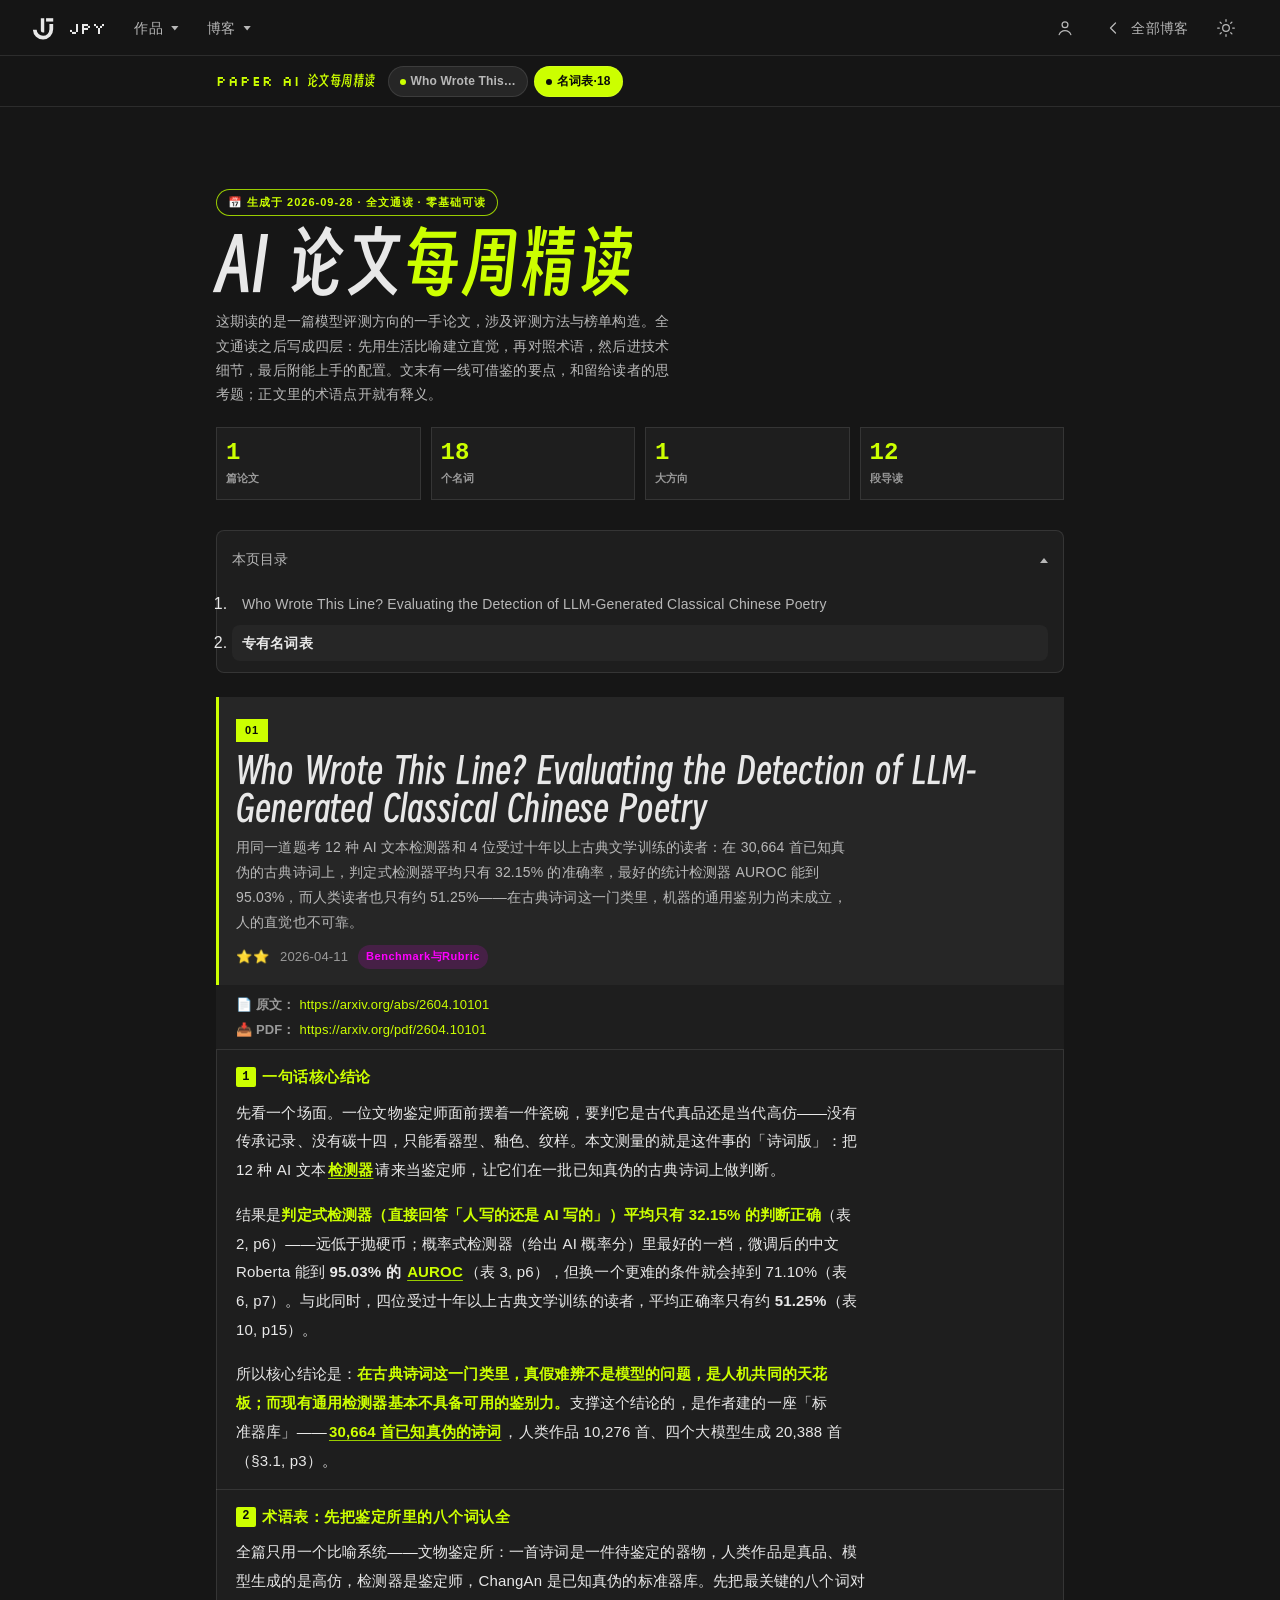
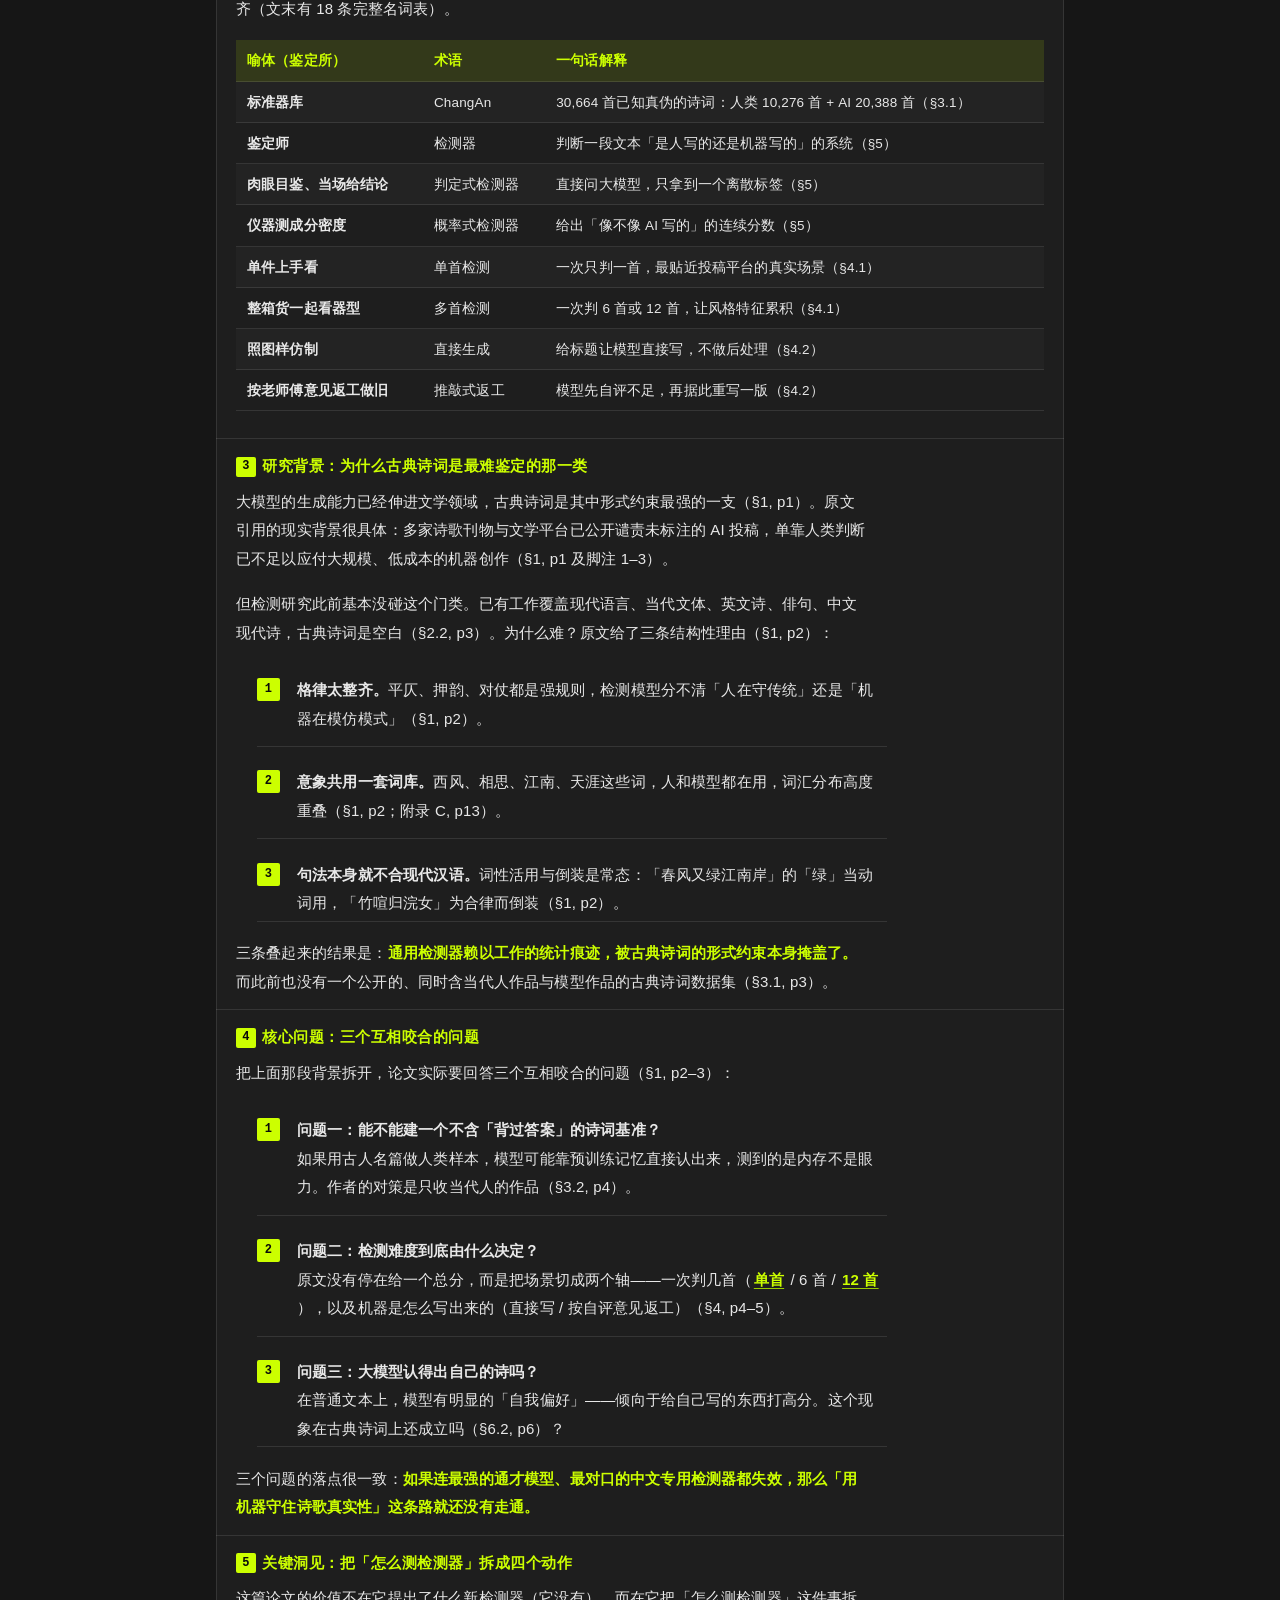
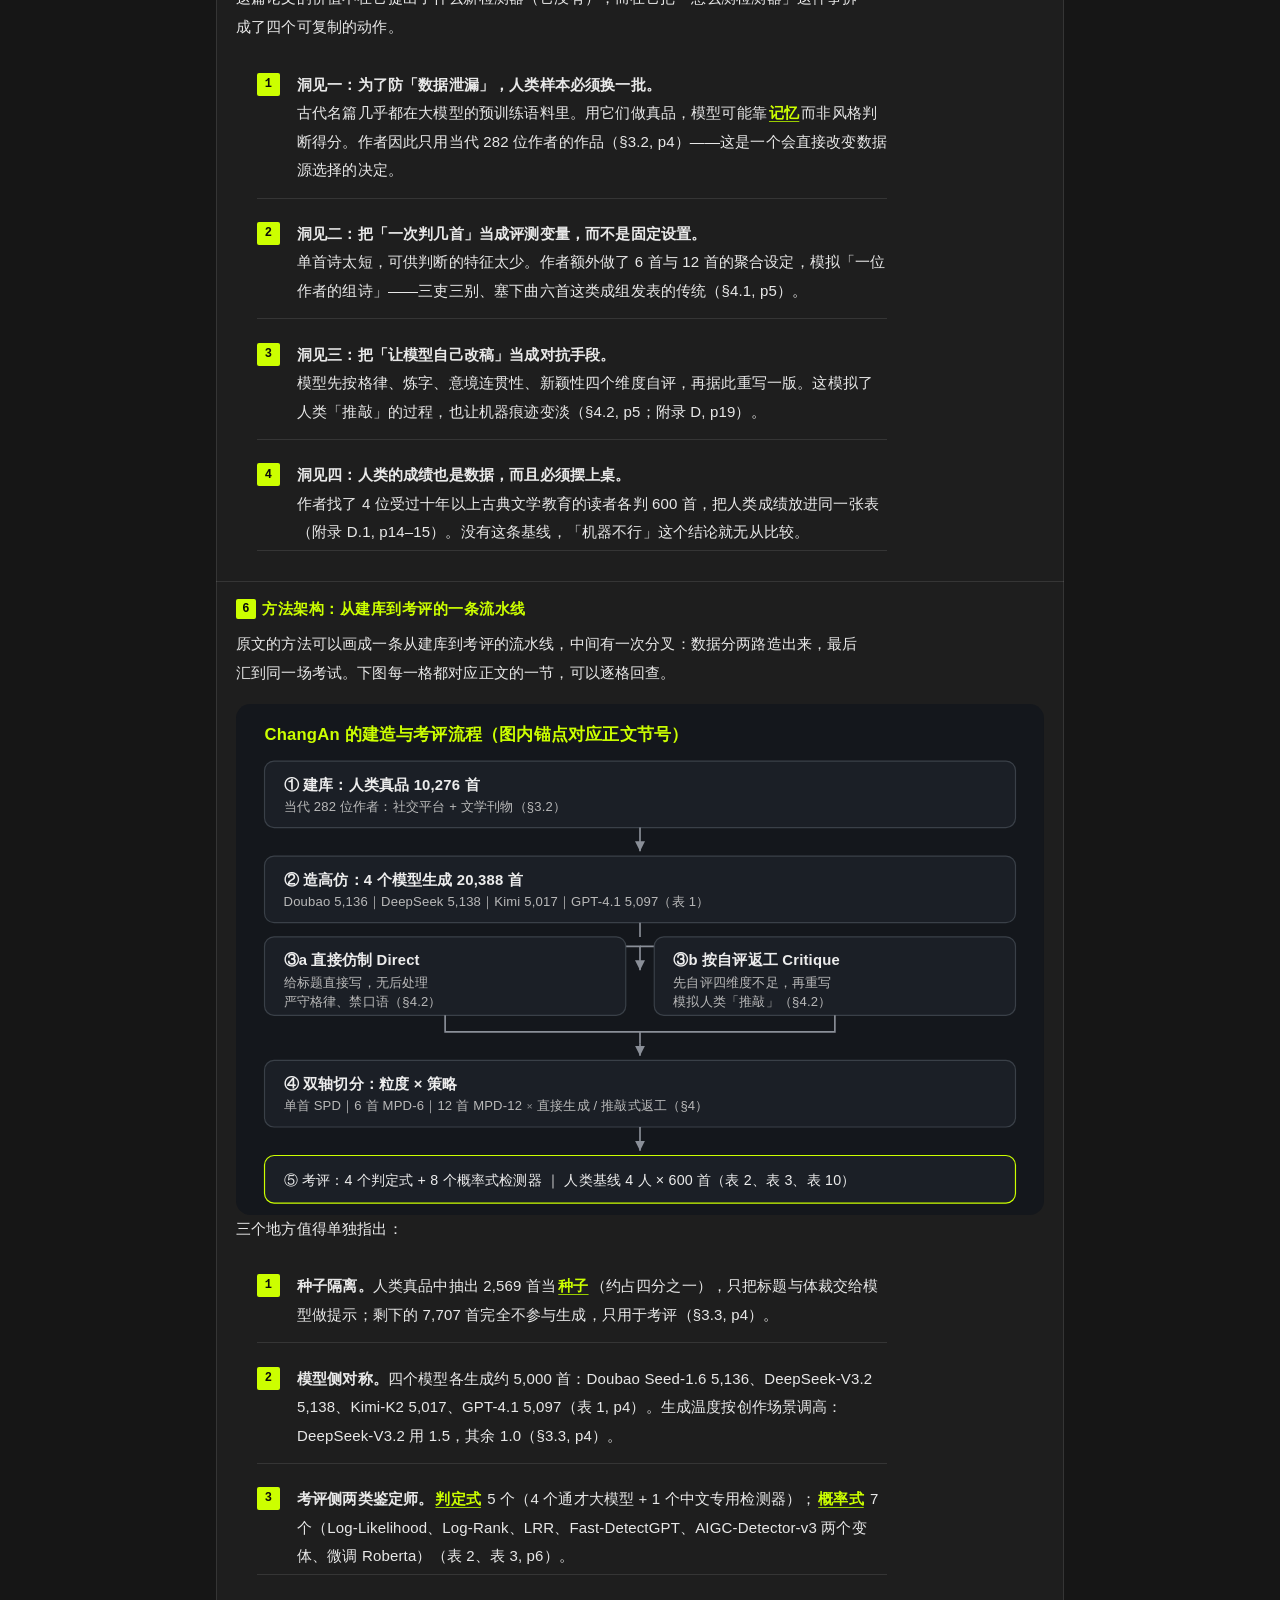
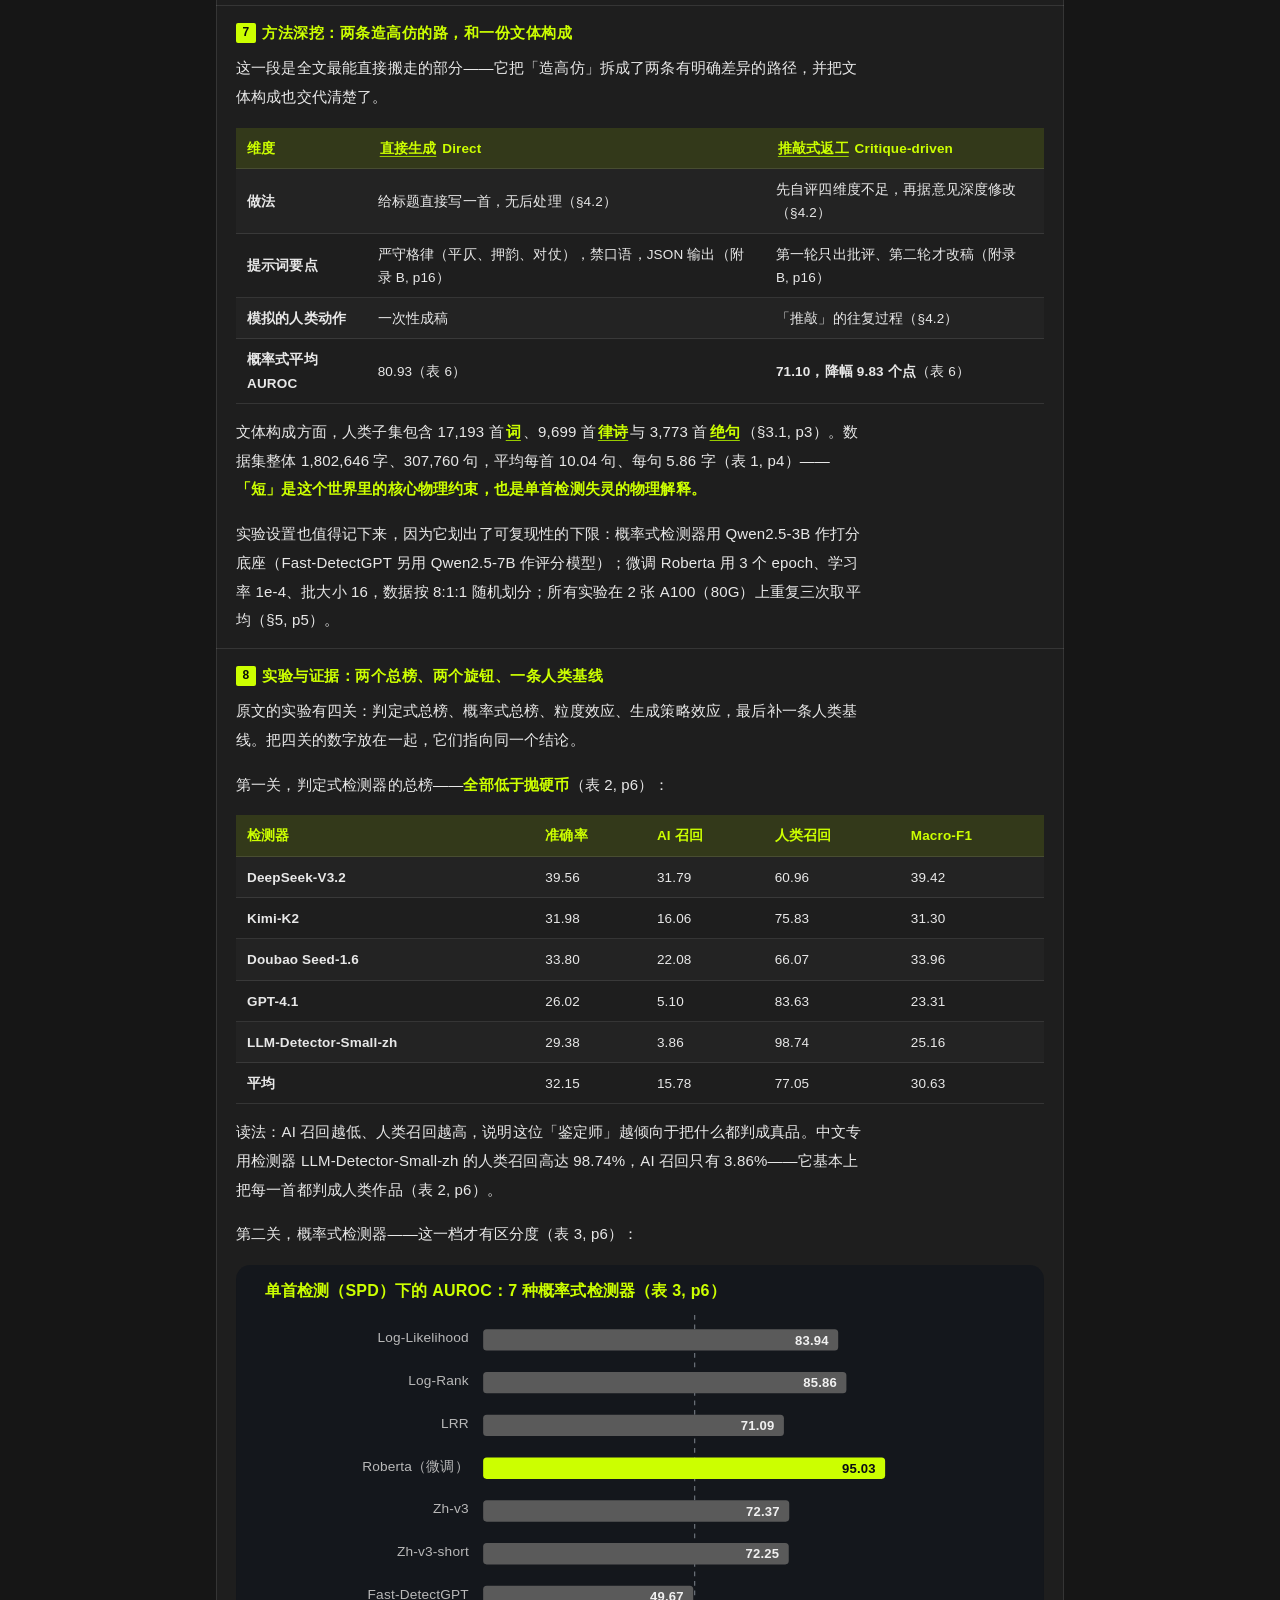
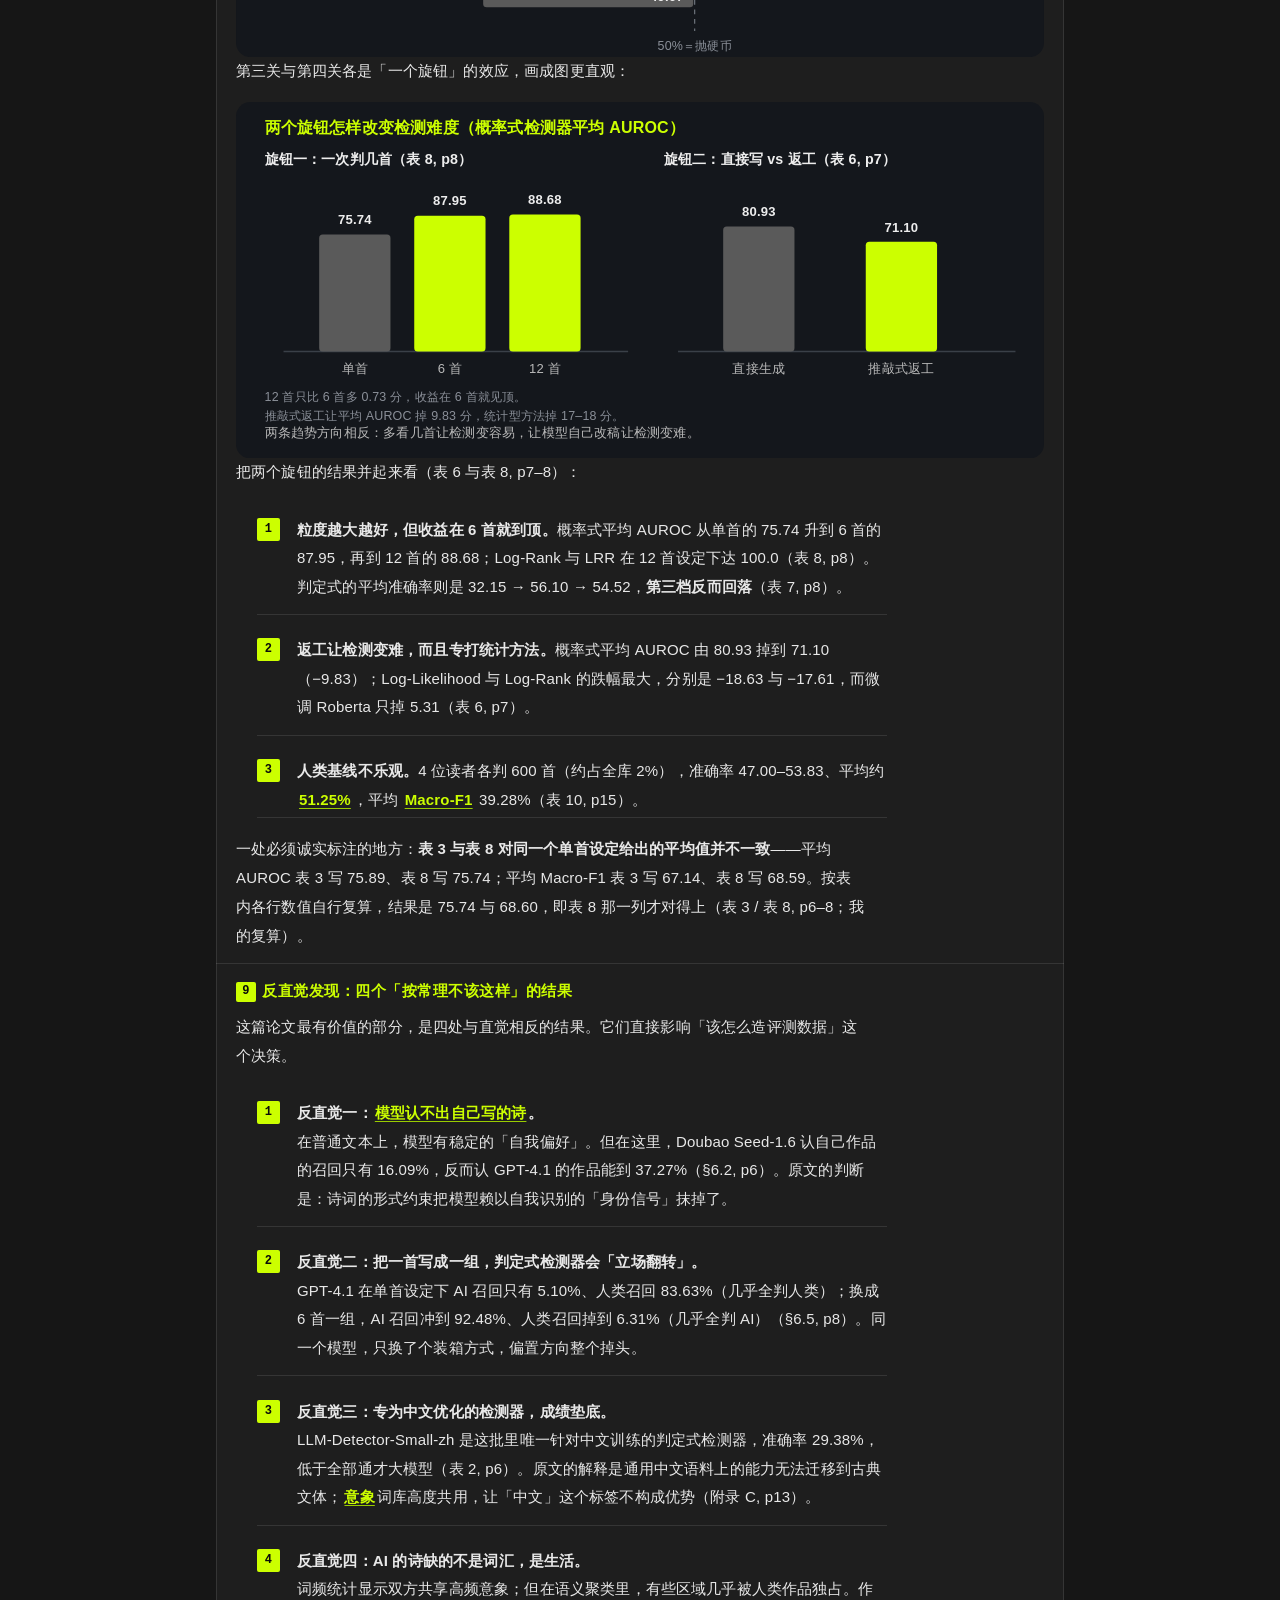
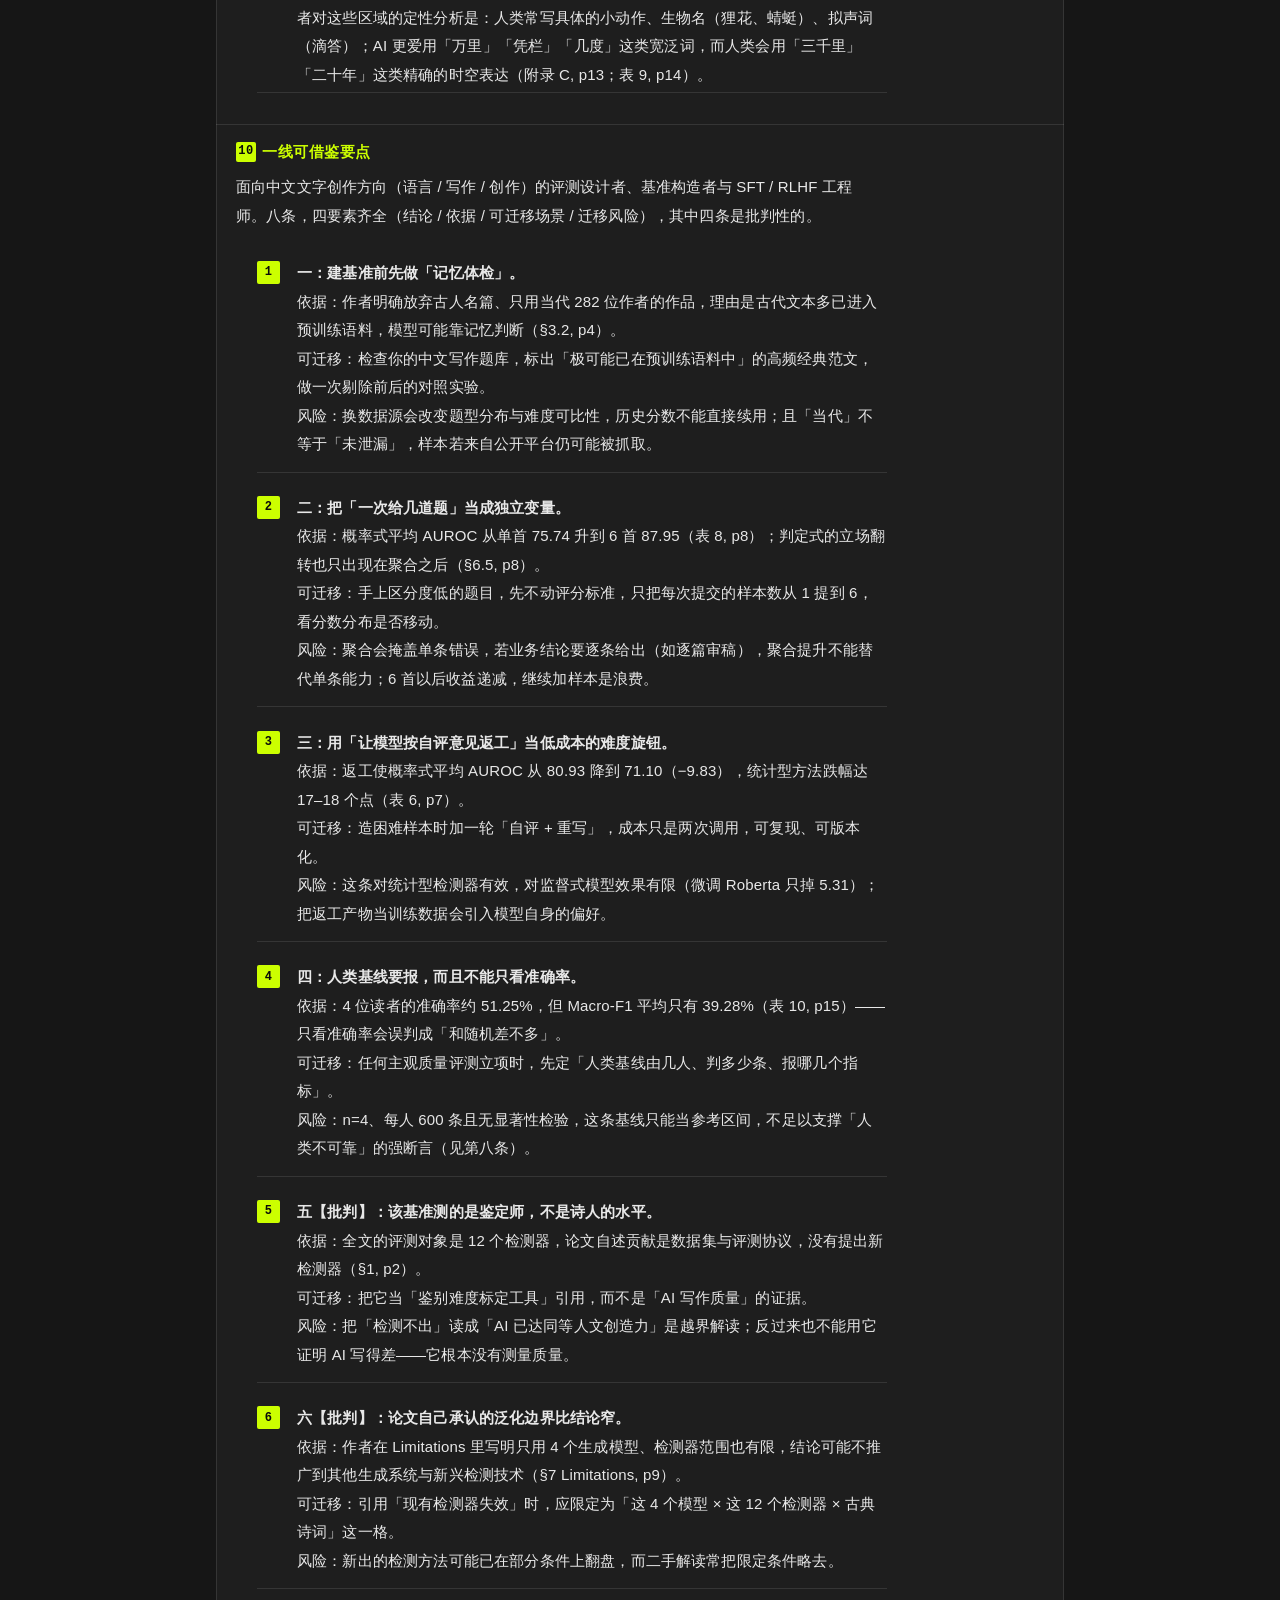
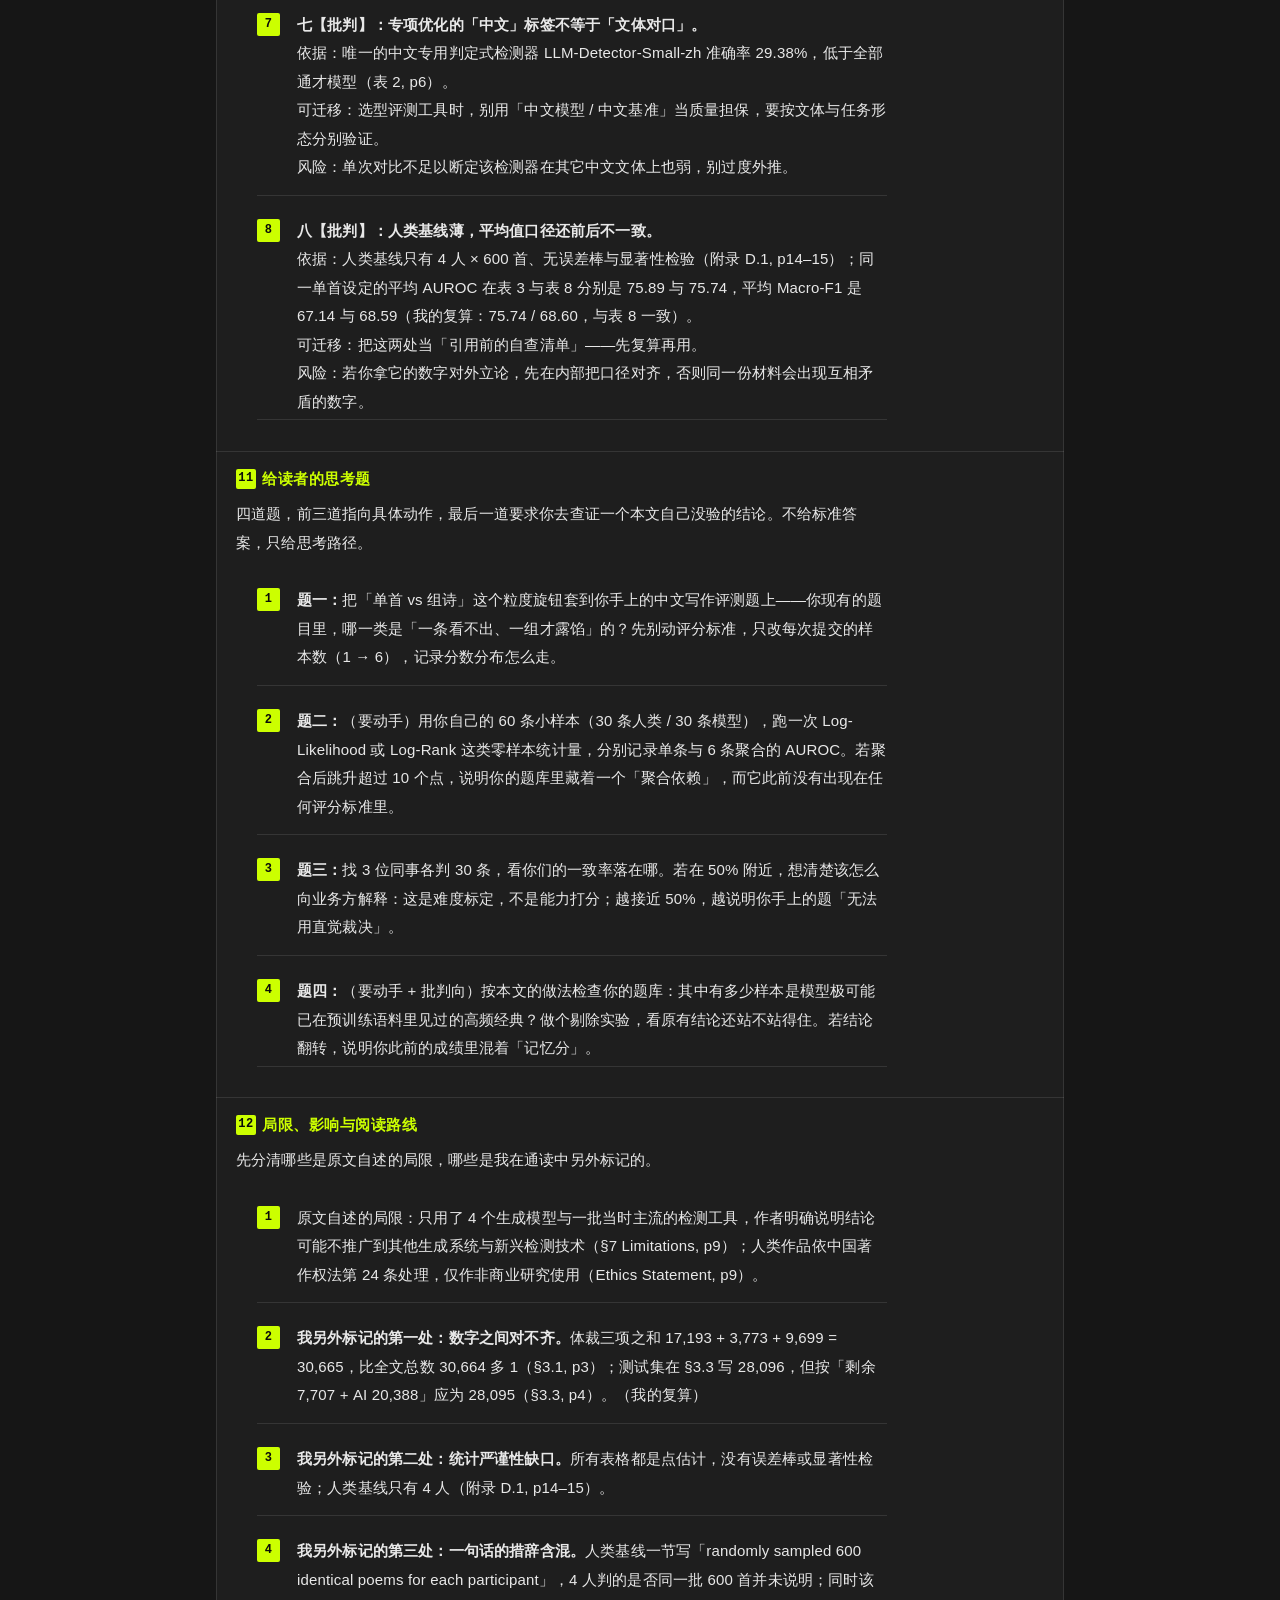
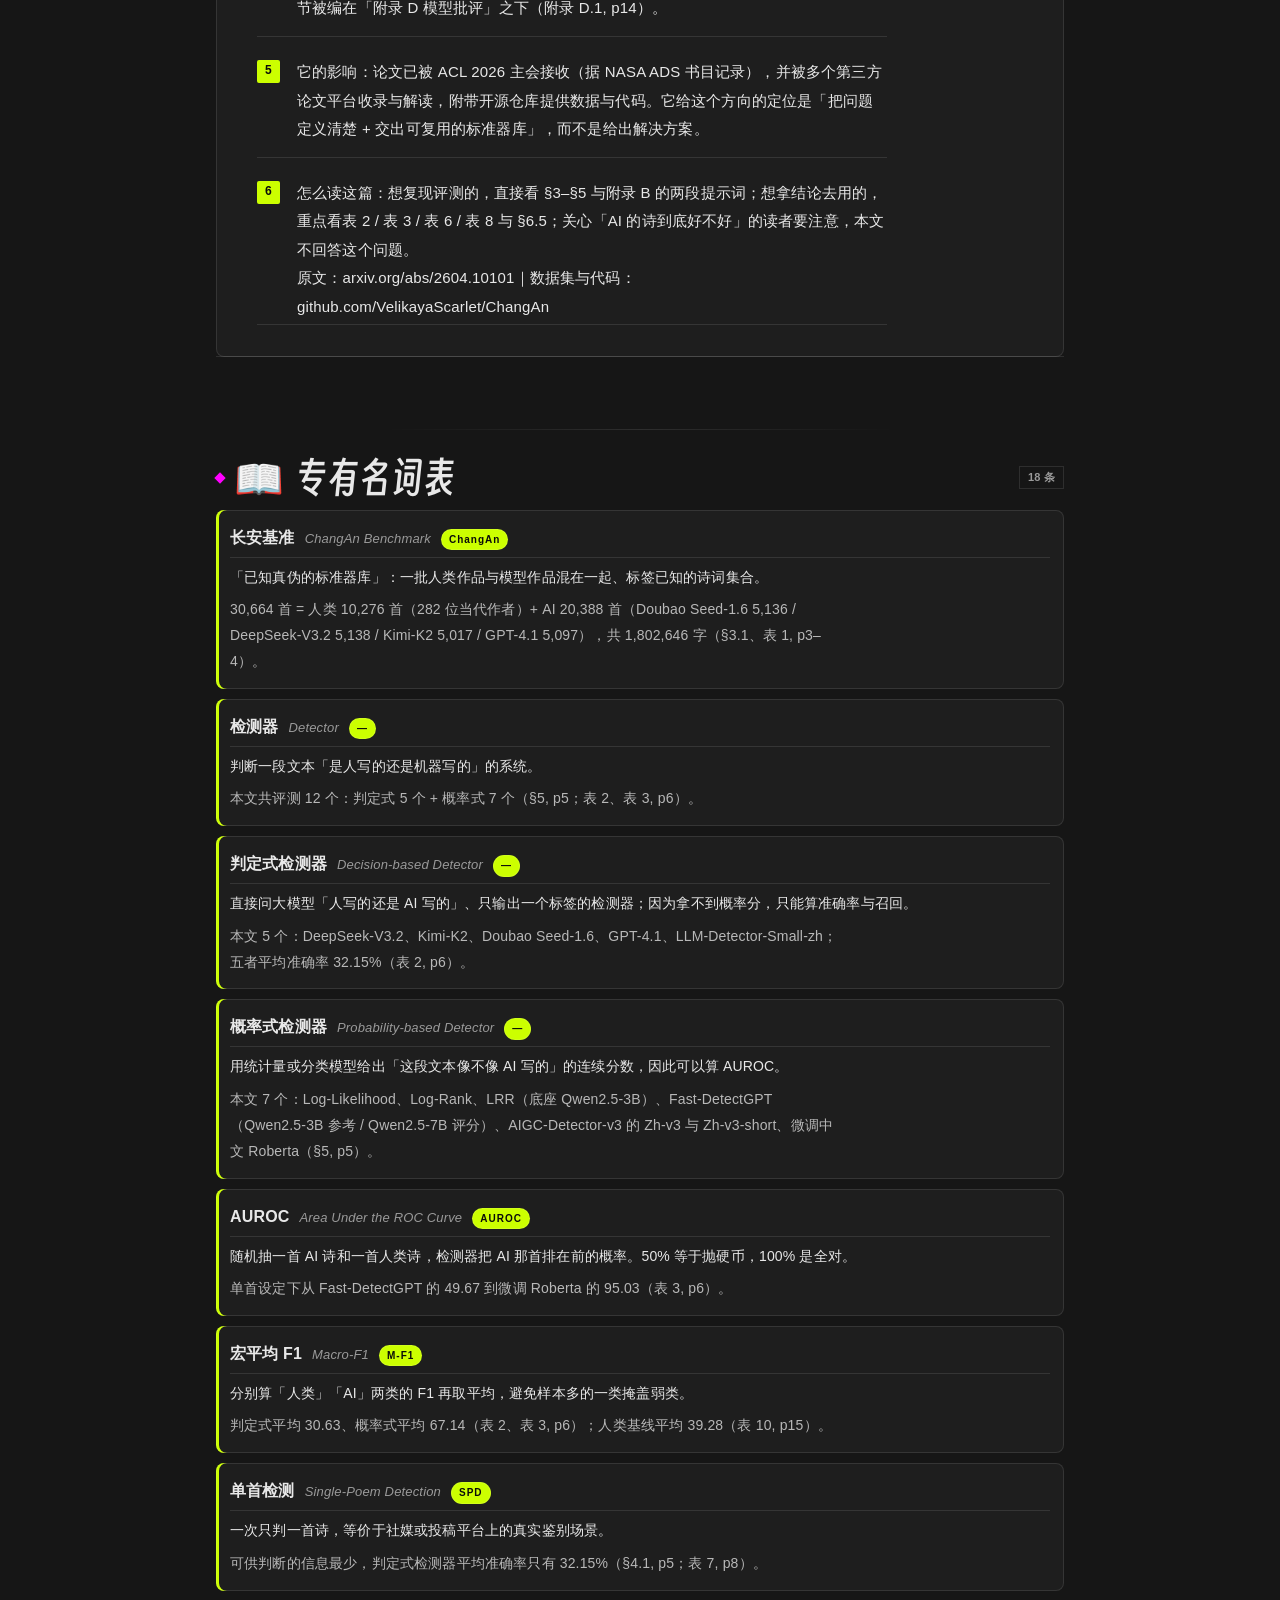
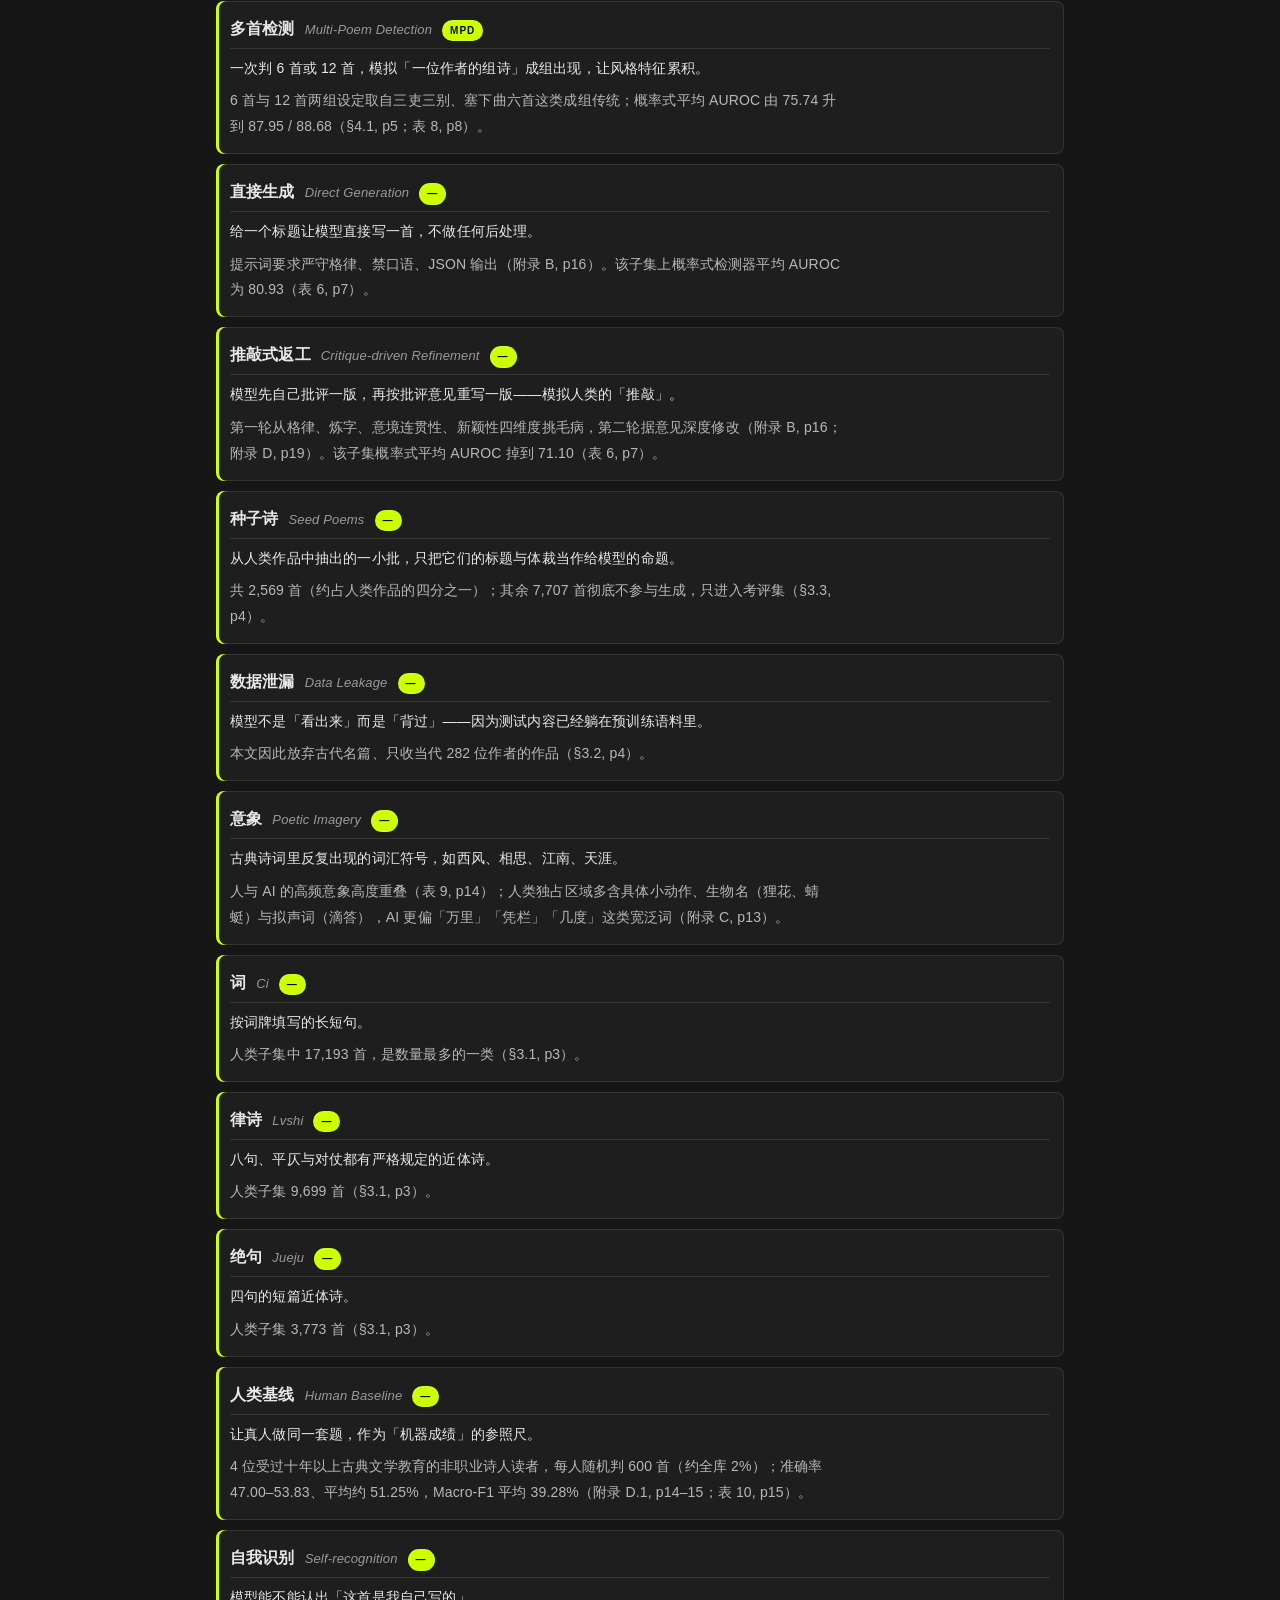
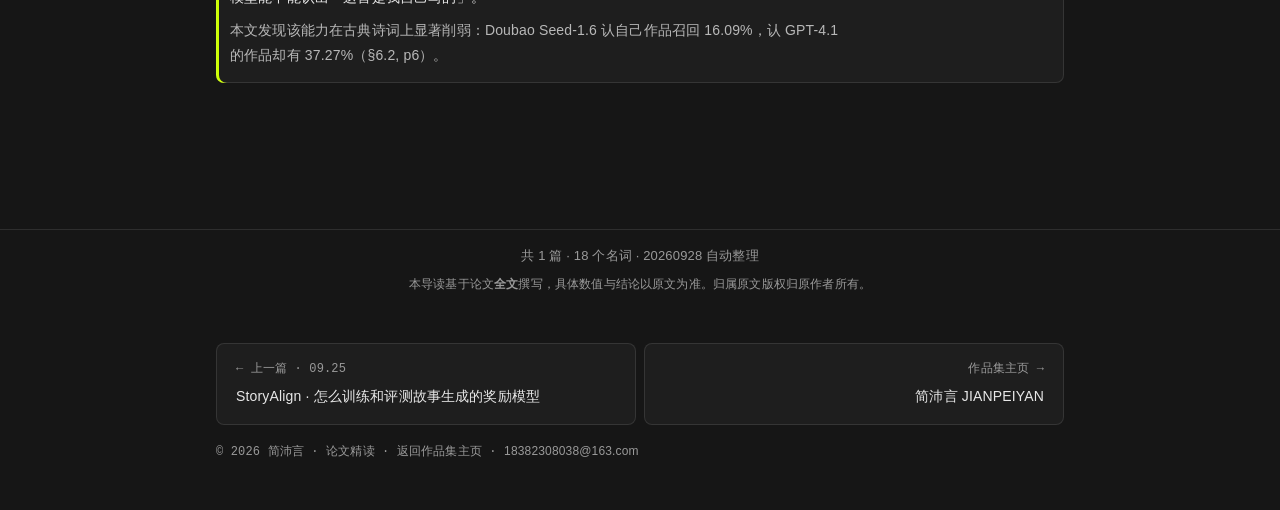
<file: blog/paper-20260928.html>
<!DOCTYPE html>
<html lang="zh-CN" data-theme="acid" data-scheme="ink">
<head>
<meta charset="UTF-8">
<meta name="viewport" content="width=device-width, initial-scale=1.0, maximum-scale=5.0">
<title>Who Wrote This Line? · AI 写的古典诗词，能被检测出来吗 · 简沛言 JIANPEIYAN</title>
<script>(function(){try{var s=localStorage.getItem('jpy-scheme');if(s==='light'||s==='ink')document.documentElement.setAttribute('data-scheme',s)}catch(e){}})();</script>
<link rel="stylesheet" href="blog.css">
</head>
<body>
<header class="nav"><div class="nav-in"><a class="brand" href="../index.html" aria-label="简沛言 · 作品集主页"><svg viewBox="0 0 100 100" aria-hidden="true"><path d="M 36.82 9.16 L 51.00 9.16 L 51.00 67.83 A 1.35 1.35 0 0 1 49.65 69.18 L 45.26 69.18 A 8.44 8.44 0 0 1 36.82 60.74 Z" fill="currentColor"/><path d="M 80.40 32.98 L 80.40 55.69 A 34.42 34.42 0 0 1 45.98 90.11 A 34.42 34.42 0 0 1 11.59 57.17" fill="none" stroke="currentColor" stroke-width="15.69"/><path d="M 58.64 16.18 L 88.38 16.18" fill="none" stroke="currentColor" stroke-width="14.04"/></svg><span class="px">JPY</span></a><nav class="links" aria-label="站点导航"><div class="menu"><a class="menu-btn" href="../index.html#works">作品</a><div class="menu-pop"><a href="../index.html#works"><small>01</small>核心项目</a><a href="../index.html#rent"><small>02</small>找房 Agent</a><a href="../index.html#ledger"><small>03</small>细节账本</a><a href="../index.html#flow"><small>04</small>工作流</a><a href="../index.html#contact"><small>07</small>联系</a></div></div><div class="menu"><a class="menu-btn" href="../index.html#more">博客</a><div class="menu-pop"><a href="paper-20260928.html" aria-current="page"><small>09.28 · 论文精读</small>Who Wrote This Line? · 古典诗词检测</a><a href="paper-20260925.html"><small>09.25 · 论文精读</small>StoryAlign · 故事生成奖励模型</a><a href="paper-20260922.html"><small>09.22 · 论文精读</small>LegalCiteTrust · 法律报告引用可信度</a><a href="paper-20260919.html"><small>09.19 · 论文精读</small>Auditing Deep Research Writing · 深研报告可信度审计</a><a href="paper-20260916.html"><small>09.16 · 论文精读</small>HoWToBench · 人类级写作能力评测</a><a href="index.html"><small>ALL</small>全部博客</a></div></div></nav><div class="tools"><a class="ibtn" href="../login.html" aria-label="登录" title="登录"><svg viewBox="0 0 24 24" aria-hidden="true"><circle cx="12" cy="8" r="3.5"/><path d="M5 20c1.2-3.4 3.8-5 7-5s5.8 1.6 7 5"/></svg></a><a class="back" href="index.html"><svg viewBox="0 0 24 24" aria-hidden="true"><path d="M15 6l-6 6 6 6"/></svg><span>全部博客</span></a><button class="ibtn" id="schemeBtn" type="button" aria-label="切换明暗"></button></div></div></header>
<script>document.documentElement.classList.add('js')</script>

<header class="topbar">
  <div class="topbar-inner">
    <div class="topbar-title">PAPER <span class="cn">AI 论文<em>每周精读</em></span></div>
    <nav class="topbar-nav"><a href="#paper1"><span class="dot"></span>Who Wrote This…</a><a href="#glossary"><span class="dot"></span>名词表·18</a></nav>
  </div>
</header>
<div class="read-progress" id="readProgress"></div>

<div class="masthead">
  <div class="masthead-badge">📅 生成于 2026-09-28 · 全文通读 · 零基础可读</div>
  <h1>AI 论文<em>每周精读</em></h1>
  <p class="masthead-sub">这期读的是一篇模型评测方向的一手论文，涉及评测方法与榜单构造。全文通读之后写成四层：先用生活比喻建立直觉，再对照术语，然后进技术细节，最后附能上手的配置。文末有一线可借鉴的要点，和留给读者的思考题；正文里的术语点开就有释义。</p>
  <div class="masthead-stats"><div class="stat"><div class="stat-num">1</div><div class="stat-label">篇论文</div></div><div class="stat"><div class="stat-num">18</div><div class="stat-label">个名词</div></div><div class="stat"><div class="stat-num">1</div><div class="stat-label">大方向</div></div><div class="stat"><div class="stat-num">12</div><div class="stat-label">段导读</div></div></div>
</div>

<main class="container">
<details class="toc" id="toc" aria-label="本页目录" open><summary>本页目录</summary><ol id="tocList"></ol></details>
  <section id="paper1" class="section"><article class="paper-card reveal"><div class="paper-head"><div class="paper-seq">01</div><h2 class="paper-title">Who Wrote This Line? Evaluating the Detection of LLM-Generated Classical Chinese Poetry</h2><p class="paper-oneliner">用同一道题考 12 种 AI 文本检测器和 4 位受过十年以上古典文学训练的读者：在 30,664 首已知真伪的古典诗词上，判定式检测器平均只有 32.15% 的准确率，最好的统计检测器 AUROC 能到 95.03%，而人类读者也只有约 51.25%——在古典诗词这一门类里，机器的通用鉴别力尚未成立，人的直觉也不可靠。</p><div class="paper-meta"><span class="difficulty">⭐⭐</span><span class="paper-date">2026-04-11</span><span class="tag-badge tag-bench">Benchmark与Rubric</span></div></div><div class="links-box"><div class="link-item"><span class="link-label">📄 原文：</span><a href="https://arxiv.org/abs/2604.10101" target="_blank" rel="noopener noreferrer">https://arxiv.org/abs/2604.10101</a></div><div class="link-item"><span class="link-label">📥 PDF：</span><a href="https://arxiv.org/pdf/2604.10101" target="_blank" rel="noopener noreferrer">https://arxiv.org/pdf/2604.10101</a></div></div><div class="stage"><h4><span class="num">1</span>一句话核心结论</h4><div class="stage-body"><p>先看一个场面。一位文物鉴定师面前摆着一件瓷碗，要判它是古代真品还是当代高仿——没有传承记录、没有碳十四，只能看器型、釉色、纹样。本文测量的就是这件事的「诗词版」：把 12 种 AI 文本<span class="tbs" data-term="detector"><input type="checkbox" id="tbs1" class="tbs-toggle"><label for="tbs1" class="tbs-term">检测器</label><span class="tbs-panel"><span class="tbs-head"><span class="tbs-zh">检测器</span><span class="tbs-en">Detector <span class="abbr">—</span></span><label for="tbs1" class="tbs-close" title="收起">✕</label></span><span class="tbs-row"><span class="tbs-lbl">定义</span><span class="tbs-txt">判断一段文本「是人写的还是机器写的」的系统。</span></span><span class="tbs-row"><span class="tbs-lbl">展开</span><span class="tbs-txt">本文共评测 12 个：判定式 5 个 + 概率式 7 个（§5, p5；表 2、表 3, p6）。</span></span><a class="tbs-more" href="#term-detector">查看完整释义 ›</a></span></span>请来当鉴定师，让它们在一批已知真伪的古典诗词上做判断。</p>
<p>结果是<strong class="hl">判定式检测器（直接回答「人写的还是 AI 写的」）平均只有 32.15% 的判断正确</strong>（表 2, p6）——远低于抛硬币；概率式检测器（给出 AI 概率分）里最好的一档，微调后的中文 Roberta 能到 <strong>95.03% 的 <span class="tbs" data-term="auroc"><input type="checkbox" id="tbs2" class="tbs-toggle"><label for="tbs2" class="tbs-term">AUROC</label><span class="tbs-panel"><span class="tbs-head"><span class="tbs-zh">AUROC</span><span class="tbs-en">Area Under the ROC Curve <span class="abbr">AUROC</span></span><label for="tbs2" class="tbs-close" title="收起">✕</label></span><span class="tbs-row"><span class="tbs-lbl">定义</span><span class="tbs-txt">随机抽一首 AI 诗和一首人类诗，检测器把 AI 那首排在前的概率。50% 等于抛硬币，100% 是全对。</span></span><span class="tbs-row"><span class="tbs-lbl">展开</span><span class="tbs-txt">单首设定下从 Fast-DetectGPT 的 49.67 到微调 Roberta 的 95.03（表 3, p6）。</span></span><a class="tbs-more" href="#term-auroc">查看完整释义 ›</a></span></span></strong>（表 3, p6），但换一个更难的条件就会掉到 71.10%（表 6, p7）。与此同时，四位受过十年以上古典文学训练的读者，平均正确率只有约 <strong>51.25%</strong>（表 10, p15）。</p>
<p>所以核心结论是：<strong class="hl">在古典诗词这一门类里，真假难辨不是模型的问题，是人机共同的天花板；而现有通用检测器基本不具备可用的鉴别力。</strong>支撑这个结论的，是作者建的一座「标准器库」——<span class="tbs" data-term="changan"><input type="checkbox" id="tbs3" class="tbs-toggle"><label for="tbs3" class="tbs-term">30,664 首已知真伪的诗词</label><span class="tbs-panel"><span class="tbs-head"><span class="tbs-zh">长安基准</span><span class="tbs-en">ChangAn Benchmark <span class="abbr">ChangAn</span></span><label for="tbs3" class="tbs-close" title="收起">✕</label></span><span class="tbs-row"><span class="tbs-lbl">定义</span><span class="tbs-txt">「已知真伪的标准器库」：一批人类作品与模型作品混在一起、标签已知的诗词集合。</span></span><span class="tbs-row"><span class="tbs-lbl">展开</span><span class="tbs-txt">30,664 首 = 人类 10,276 首（282 位当代作者）+ AI 20,388 首（Doubao Seed-1.6 5,136 / DeepSeek-V3.2 5,138 / Kimi-K2 5,017 / GPT-4.1 5,097），共 1,802,646 字（§3.1、表 1, p3–4）。</span></span><a class="tbs-more" href="#term-changan">查看完整释义 ›</a></span></span>，人类作品 10,276 首、四个大模型生成 20,388 首（§3.1, p3）。</p></div></div><div class="stage"><h4><span class="num">2</span>术语表：先把鉴定所里的八个词认全</h4><div class="stage-body"><p>全篇只用一个比喻系统——文物鉴定所：一首诗词是一件待鉴定的器物，人类作品是真品、模型生成的是高仿，检测器是鉴定师，ChangAn 是已知真伪的标准器库。先把最关键的八个词对齐（文末有 18 条完整名词表）。</p>
<table class="compare-table">
<tr><th>喻体（鉴定所）</th><th>术语</th><th>一句话解释</th></tr>
<tr><td>标准器库</td><td>ChangAn</td><td>30,664 首已知真伪的诗词：人类 10,276 首 + AI 20,388 首（§3.1）</td></tr>
<tr><td>鉴定师</td><td>检测器</td><td>判断一段文本「是人写的还是机器写的」的系统（§5）</td></tr>
<tr><td>肉眼目鉴、当场给结论</td><td>判定式检测器</td><td>直接问大模型，只拿到一个离散标签（§5）</td></tr>
<tr><td>仪器测成分密度</td><td>概率式检测器</td><td>给出「像不像 AI 写的」的连续分数（§5）</td></tr>
<tr><td>单件上手看</td><td>单首检测</td><td>一次只判一首，最贴近投稿平台的真实场景（§4.1）</td></tr>
<tr><td>整箱货一起看器型</td><td>多首检测</td><td>一次判 6 首或 12 首，让风格特征累积（§4.1）</td></tr>
<tr><td>照图样仿制</td><td>直接生成</td><td>给标题让模型直接写，不做后处理（§4.2）</td></tr>
<tr><td>按老师傅意见返工做旧</td><td>推敲式返工</td><td>模型先自评不足，再据此重写一版（§4.2）</td></tr>
</table></div></div><div class="stage"><h4><span class="num">3</span>研究背景：为什么古典诗词是最难鉴定的那一类</h4><div class="stage-body"><p>大模型的生成能力已经伸进文学领域，古典诗词是其中形式约束最强的一支（§1, p1）。原文引用的现实背景很具体：多家诗歌刊物与文学平台已公开谴责未标注的 AI 投稿，单靠人类判断已不足以应付大规模、低成本的机器创作（§1, p1 及脚注 1–3）。</p>
<p>但检测研究此前基本没碰这个门类。已有工作覆盖现代语言、当代文体、英文诗、俳句、中文现代诗，古典诗词是空白（§2.2, p3）。为什么难？原文给了三条结构性理由（§1, p2）：</p>
<ul class="keypoint">
<li><strong>格律太整齐。</strong>平仄、押韵、对仗都是强规则，检测模型分不清「人在守传统」还是「机器在模仿模式」（§1, p2）。</li>
<li><strong>意象共用一套词库。</strong>西风、相思、江南、天涯这些词，人和模型都在用，词汇分布高度重叠（§1, p2；附录 C, p13）。</li>
<li><strong>句法本身就不合现代汉语。</strong>词性活用与倒装是常态：「春风又绿江南岸」的「绿」当动词用，「竹喧归浣女」为合律而倒装（§1, p2）。</li>
</ul>
<p>三条叠起来的结果是：<strong class="hl">通用检测器赖以工作的统计痕迹，被古典诗词的形式约束本身掩盖了。</strong>而此前也没有一个公开的、同时含当代人作品与模型作品的古典诗词数据集（§3.1, p3）。</p></div></div><div class="stage"><h4><span class="num">4</span>核心问题：三个互相咬合的问题</h4><div class="stage-body"><p>把上面那段背景拆开，论文实际要回答三个互相咬合的问题（§1, p2–3）：</p>
<ul class="keypoint">
<li><strong>问题一：能不能建一个不含「背过答案」的诗词基准？</strong><br>如果用古人名篇做人类样本，模型可能靠预训练记忆直接认出来，测到的是内存不是眼力。作者的对策是只收当代人的作品（§3.2, p4）。</li>
<li><strong>问题二：检测难度到底由什么决定？</strong><br>原文没有停在给一个总分，而是把场景切成两个轴——一次判几首（<span class="tbs" data-term="spd"><input type="checkbox" id="tbs4" class="tbs-toggle"><label for="tbs4" class="tbs-term">单首</label><span class="tbs-panel"><span class="tbs-head"><span class="tbs-zh">单首检测</span><span class="tbs-en">Single-Poem Detection <span class="abbr">SPD</span></span><label for="tbs4" class="tbs-close" title="收起">✕</label></span><span class="tbs-row"><span class="tbs-lbl">定义</span><span class="tbs-txt">一次只判一首诗，等价于社媒或投稿平台上的真实鉴别场景。</span></span><span class="tbs-row"><span class="tbs-lbl">展开</span><span class="tbs-txt">可供判断的信息最少，判定式检测器平均准确率只有 32.15%（§4.1, p5；表 7, p8）。</span></span><a class="tbs-more" href="#term-spd">查看完整释义 ›</a></span></span> / 6 首 / <span class="tbs" data-term="mpd"><input type="checkbox" id="tbs5" class="tbs-toggle"><label for="tbs5" class="tbs-term">12 首</label><span class="tbs-panel"><span class="tbs-head"><span class="tbs-zh">多首检测</span><span class="tbs-en">Multi-Poem Detection <span class="abbr">MPD</span></span><label for="tbs5" class="tbs-close" title="收起">✕</label></span><span class="tbs-row"><span class="tbs-lbl">定义</span><span class="tbs-txt">一次判 6 首或 12 首，模拟「一位作者的组诗」成组出现，让风格特征累积。</span></span><span class="tbs-row"><span class="tbs-lbl">展开</span><span class="tbs-txt">6 首与 12 首两组设定取自三吏三别、塞下曲六首这类成组传统；概率式平均 AUROC 由 75.74 升到 87.95 / 88.68（§4.1, p5；表 8, p8）。</span></span><a class="tbs-more" href="#term-mpd">查看完整释义 ›</a></span></span>），以及机器是怎么写出来的（直接写 / 按自评意见返工）（§4, p4–5）。</li>
<li><strong>问题三：大模型认得出自己的诗吗？</strong><br>在普通文本上，模型有明显的「自我偏好」——倾向于给自己写的东西打高分。这个现象在古典诗词上还成立吗（§6.2, p6）？</li>
</ul>
<p>三个问题的落点很一致：<strong class="hl">如果连最强的通才模型、最对口的中文专用检测器都失效，那么「用机器守住诗歌真实性」这条路就还没有走通。</strong></p></div></div><div class="stage"><h4><span class="num">5</span>关键洞见：把「怎么测检测器」拆成四个动作</h4><div class="stage-body"><p>这篇论文的价值不在它提出了什么新检测器（它没有），而在它把「怎么测检测器」这件事拆成了四个可复制的动作。</p>
<ul class="keypoint">
<li><strong>洞见一：为了防「数据泄漏」，人类样本必须换一批。</strong><br>古代名篇几乎都在大模型的预训练语料里。用它们做真品，模型可能靠<span class="tbs" data-term="leak"><input type="checkbox" id="tbs6" class="tbs-toggle"><label for="tbs6" class="tbs-term">记忆</label><span class="tbs-panel"><span class="tbs-head"><span class="tbs-zh">数据泄漏</span><span class="tbs-en">Data Leakage <span class="abbr">—</span></span><label for="tbs6" class="tbs-close" title="收起">✕</label></span><span class="tbs-row"><span class="tbs-lbl">定义</span><span class="tbs-txt">模型不是「看出来」而是「背过」——因为测试内容已经躺在预训练语料里。</span></span><span class="tbs-row"><span class="tbs-lbl">展开</span><span class="tbs-txt">本文因此放弃古代名篇、只收当代 282 位作者的作品（§3.2, p4）。</span></span><a class="tbs-more" href="#term-leak">查看完整释义 ›</a></span></span>而非风格判断得分。作者因此只用当代 282 位作者的作品（§3.2, p4）——这是一个会直接改变数据源选择的决定。</li>
<li><strong>洞见二：把「一次判几首」当成评测变量，而不是固定设置。</strong><br>单首诗太短，可供判断的特征太少。作者额外做了 6 首与 12 首的聚合设定，模拟「一位作者的组诗」——三吏三别、塞下曲六首这类成组发表的传统（§4.1, p5）。</li>
<li><strong>洞见三：把「让模型自己改稿」当成对抗手段。</strong><br>模型先按格律、炼字、意境连贯性、新颖性四个维度自评，再据此重写一版。这模拟了人类「推敲」的过程，也让机器痕迹变淡（§4.2, p5；附录 D, p19）。</li>
<li><strong>洞见四：人类的成绩也是数据，而且必须摆上桌。</strong><br>作者找了 4 位受过十年以上古典文学教育的读者各判 600 首，把人类成绩放进同一张表（附录 D.1, p14–15）。没有这条基线，「机器不行」这个结论就无从比较。</li>
</ul></div></div><div class="stage"><h4><span class="num">6</span>方法架构：从建库到考评的一条流水线</h4><div class="stage-body"><p>原文的方法可以画成一条从建库到考评的流水线，中间有一次分叉：数据分两路造出来，最后汇到同一场考试。下图每一格都对应正文的一节，可以逐格回查。</p>
<svg viewBox="0 0 680 430" width="100%" role="img" aria-label="ChangAn 的建造与考评流程">
<rect x="0" y="0" width="680" height="430" rx="12" fill="#14171c"/>
<text x="24" y="30" fill="#ccff00" font-size="14" font-weight="700">ChangAn 的建造与考评流程（图内锚点对应正文节号）</text>
<defs><marker id="w28arr" markerWidth="9" markerHeight="9" refX="6" refY="3" orient="auto"><path d="M0,0 L6,3 L0,6 z" fill="#8a8f98"/></marker></defs>
<rect x="24" y="48" width="632" height="56" rx="8" fill="#1b1f26" stroke="#3a4048"/>
<text x="40" y="72" fill="#EDEDED" font-size="12.5" font-weight="600">① 建库：人类真品 10,276 首</text>
<text x="40" y="90" fill="#B9B9B9" font-size="11">当代 282 位作者：社交平台 + 文学刊物（§3.2）</text>
<line x1="340" y1="104" x2="340" y2="124" stroke="#8a8f98" stroke-width="1.4" marker-end="url(#w28arr)"/>
<rect x="24" y="128" width="632" height="56" rx="8" fill="#1b1f26" stroke="#3a4048"/>
<text x="40" y="152" fill="#EDEDED" font-size="12.5" font-weight="600">② 造高仿：4 个模型生成 20,388 首</text>
<text x="40" y="170" fill="#B9B9B9" font-size="11">Doubao 5,136｜DeepSeek 5,138｜Kimi 5,017｜GPT-4.1 5,097（表 1）</text>
<path d="M340,184 L340,196" stroke="#8a8f98" stroke-width="1.4"/>
<path d="M176,196 L176,204 L340,204 L340,216" stroke="#8a8f98" stroke-width="1.4" fill="none"/>
<path d="M504,196 L504,204 L340,204" stroke="#8a8f98" stroke-width="1.4" fill="none"/>
<path d="M340,216 L340,224" stroke="#8a8f98" stroke-width="1.4" marker-end="url(#w28arr)"/>
<rect x="24" y="196" width="304" height="66" rx="8" fill="#1b1f26" stroke="#3a4048"/>
<text x="40" y="220" fill="#EDEDED" font-size="12.5" font-weight="600">③a 直接仿制 Direct</text>
<text x="40" y="238" fill="#B9B9B9" font-size="11">给标题直接写，无后处理</text>
<text x="40" y="254" fill="#B9B9B9" font-size="11">严守格律、禁口语（§4.2）</text>
<rect x="352" y="196" width="304" height="66" rx="8" fill="#1b1f26" stroke="#3a4048"/>
<text x="368" y="220" fill="#EDEDED" font-size="12.5" font-weight="600">③b 按自评返工 Critique</text>
<text x="368" y="238" fill="#B9B9B9" font-size="11">先自评四维度不足，再重写</text>
<text x="368" y="254" fill="#B9B9B9" font-size="11">模拟人类「推敲」（§4.2）</text>
<path d="M176,262 L176,276 L340,276 L340,286" stroke="#8a8f98" stroke-width="1.4" fill="none"/>
<path d="M504,262 L504,276 L340,276" stroke="#8a8f98" stroke-width="1.4" fill="none"/>
<path d="M340,286 L340,296" stroke="#8a8f98" stroke-width="1.4" marker-end="url(#w28arr)"/>
<rect x="24" y="300" width="632" height="56" rx="8" fill="#1b1f26" stroke="#3a4048"/>
<text x="40" y="324" fill="#EDEDED" font-size="12.5" font-weight="600">④ 双轴切分：粒度 × 策略</text>
<text x="40" y="342" fill="#B9B9B9" font-size="11">单首 SPD｜6 首 MPD-6｜12 首 MPD-12 ⨯ 直接生成 / 推敲式返工（§4）</text>
<line x1="340" y1="356" x2="340" y2="376" stroke="#8a8f98" stroke-width="1.4" marker-end="url(#w28arr)"/>
<rect x="24" y="380" width="632" height="40" rx="8" fill="#1b1f26" stroke="#ccff00"/>
<text x="40" y="405" fill="#EDEDED" font-size="12">⑤ 考评：4 个判定式 + 8 个概率式检测器 ｜ 人类基线 4 人 × 600 首（表 2、表 3、表 10）</text>
</svg>
<p>三个地方值得单独指出：</p>
<ul class="keypoint">
<li><strong>种子隔离。</strong>人类真品中抽出 2,569 首当<span class="tbs" data-term="seed"><input type="checkbox" id="tbs7" class="tbs-toggle"><label for="tbs7" class="tbs-term">种子</label><span class="tbs-panel"><span class="tbs-head"><span class="tbs-zh">种子诗</span><span class="tbs-en">Seed Poems <span class="abbr">—</span></span><label for="tbs7" class="tbs-close" title="收起">✕</label></span><span class="tbs-row"><span class="tbs-lbl">定义</span><span class="tbs-txt">从人类作品中抽出的一小批，只把它们的标题与体裁当作给模型的命题。</span></span><span class="tbs-row"><span class="tbs-lbl">展开</span><span class="tbs-txt">共 2,569 首（约占人类作品的四分之一）；其余 7,707 首彻底不参与生成，只进入考评集（§3.3, p4）。</span></span><a class="tbs-more" href="#term-seed">查看完整释义 ›</a></span></span>（约占四分之一），只把标题与体裁交给模型做提示；剩下的 7,707 首完全不参与生成，只用于考评（§3.3, p4）。</li>
<li><strong>模型侧对称。</strong>四个模型各生成约 5,000 首：Doubao Seed-1.6 5,136、DeepSeek-V3.2 5,138、Kimi-K2 5,017、GPT-4.1 5,097（表 1, p4）。生成温度按创作场景调高：DeepSeek-V3.2 用 1.5，其余 1.0（§3.3, p4）。</li>
<li><strong>考评侧两类鉴定师。</strong><span class="tbs" data-term="decision"><input type="checkbox" id="tbs8" class="tbs-toggle"><label for="tbs8" class="tbs-term">判定式</label><span class="tbs-panel"><span class="tbs-head"><span class="tbs-zh">判定式检测器</span><span class="tbs-en">Decision-based Detector <span class="abbr">—</span></span><label for="tbs8" class="tbs-close" title="收起">✕</label></span><span class="tbs-row"><span class="tbs-lbl">定义</span><span class="tbs-txt">直接问大模型「人写的还是 AI 写的」、只输出一个标签的检测器；因为拿不到概率分，只能算准确率与召回。</span></span><span class="tbs-row"><span class="tbs-lbl">展开</span><span class="tbs-txt">本文 5 个：DeepSeek-V3.2、Kimi-K2、Doubao Seed-1.6、GPT-4.1、LLM-Detector-Small-zh；五者平均准确率 32.15%（表 2, p6）。</span></span><a class="tbs-more" href="#term-decision">查看完整释义 ›</a></span></span> 5 个（4 个通才大模型 + 1 个中文专用检测器）；<span class="tbs" data-term="prob"><input type="checkbox" id="tbs9" class="tbs-toggle"><label for="tbs9" class="tbs-term">概率式</label><span class="tbs-panel"><span class="tbs-head"><span class="tbs-zh">概率式检测器</span><span class="tbs-en">Probability-based Detector <span class="abbr">—</span></span><label for="tbs9" class="tbs-close" title="收起">✕</label></span><span class="tbs-row"><span class="tbs-lbl">定义</span><span class="tbs-txt">用统计量或分类模型给出「这段文本像不像 AI 写的」的连续分数，因此可以算 AUROC。</span></span><span class="tbs-row"><span class="tbs-lbl">展开</span><span class="tbs-txt">本文 7 个：Log-Likelihood、Log-Rank、LRR（底座 Qwen2.5-3B）、Fast-DetectGPT（Qwen2.5-3B 参考 / Qwen2.5-7B 评分）、AIGC-Detector-v3 的 Zh-v3 与 Zh-v3-short、微调中文 Roberta（§5, p5）。</span></span><a class="tbs-more" href="#term-prob">查看完整释义 ›</a></span></span> 7 个（Log-Likelihood、Log-Rank、LRR、Fast-DetectGPT、AIGC-Detector-v3 两个变体、微调 Roberta）（表 2、表 3, p6）。</li>
</ul></div></div><div class="stage"><h4><span class="num">7</span>方法深挖：两条造高仿的路，和一份文体构成</h4><div class="stage-body"><p>这一段是全文最能直接搬走的部分——它把「造高仿」拆成了两条有明确差异的路径，并把文体构成也交代清楚了。</p>
<table class="compare-table">
<tr><th>维度</th><th><span class="tbs" data-term="direct"><input type="checkbox" id="tbs10" class="tbs-toggle"><label for="tbs10" class="tbs-term">直接生成</label><span class="tbs-panel"><span class="tbs-head"><span class="tbs-zh">直接生成</span><span class="tbs-en">Direct Generation <span class="abbr">—</span></span><label for="tbs10" class="tbs-close" title="收起">✕</label></span><span class="tbs-row"><span class="tbs-lbl">定义</span><span class="tbs-txt">给一个标题让模型直接写一首，不做任何后处理。</span></span><span class="tbs-row"><span class="tbs-lbl">展开</span><span class="tbs-txt">提示词要求严守格律、禁口语、JSON 输出（附录 B, p16）。该子集上概率式检测器平均 AUROC 为 80.93（表 6, p7）。</span></span><a class="tbs-more" href="#term-direct">查看完整释义 ›</a></span></span> Direct</th><th><span class="tbs" data-term="refine"><input type="checkbox" id="tbs11" class="tbs-toggle"><label for="tbs11" class="tbs-term">推敲式返工</label><span class="tbs-panel"><span class="tbs-head"><span class="tbs-zh">推敲式返工</span><span class="tbs-en">Critique-driven Refinement <span class="abbr">—</span></span><label for="tbs11" class="tbs-close" title="收起">✕</label></span><span class="tbs-row"><span class="tbs-lbl">定义</span><span class="tbs-txt">模型先自己批评一版，再按批评意见重写一版——模拟人类的「推敲」。</span></span><span class="tbs-row"><span class="tbs-lbl">展开</span><span class="tbs-txt">第一轮从格律、炼字、意境连贯性、新颖性四维度挑毛病，第二轮据意见深度修改（附录 B, p16；附录 D, p19）。该子集概率式平均 AUROC 掉到 71.10（表 6, p7）。</span></span><a class="tbs-more" href="#term-refine">查看完整释义 ›</a></span></span> Critique-driven</th></tr>
<tr><td>做法</td><td>给标题直接写一首，无后处理（§4.2）</td><td>先自评四维度不足，再据意见深度修改（§4.2）</td></tr>
<tr><td>提示词要点</td><td>严守格律（平仄、押韵、对仗），禁口语，JSON 输出（附录 B, p16）</td><td>第一轮只出批评、第二轮才改稿（附录 B, p16）</td></tr>
<tr><td>模拟的人类动作</td><td>一次性成稿</td><td>「推敲」的往复过程（§4.2）</td></tr>
<tr><td>概率式平均 AUROC</td><td>80.93（表 6）</td><td><strong>71.10，降幅 9.83 个点</strong>（表 6）</td></tr>
</table>
<p>文体构成方面，人类子集包含 17,193 首<span class="tbs" data-term="ci"><input type="checkbox" id="tbs12" class="tbs-toggle"><label for="tbs12" class="tbs-term">词</label><span class="tbs-panel"><span class="tbs-head"><span class="tbs-zh">词</span><span class="tbs-en">Ci <span class="abbr">—</span></span><label for="tbs12" class="tbs-close" title="收起">✕</label></span><span class="tbs-row"><span class="tbs-lbl">定义</span><span class="tbs-txt">按词牌填写的长短句。</span></span><span class="tbs-row"><span class="tbs-lbl">展开</span><span class="tbs-txt">人类子集中 17,193 首，是数量最多的一类（§3.1, p3）。</span></span><a class="tbs-more" href="#term-ci">查看完整释义 ›</a></span></span>、9,699 首<span class="tbs" data-term="lvshi"><input type="checkbox" id="tbs13" class="tbs-toggle"><label for="tbs13" class="tbs-term">律诗</label><span class="tbs-panel"><span class="tbs-head"><span class="tbs-zh">律诗</span><span class="tbs-en">Lvshi <span class="abbr">—</span></span><label for="tbs13" class="tbs-close" title="收起">✕</label></span><span class="tbs-row"><span class="tbs-lbl">定义</span><span class="tbs-txt">八句、平仄与对仗都有严格规定的近体诗。</span></span><span class="tbs-row"><span class="tbs-lbl">展开</span><span class="tbs-txt">人类子集 9,699 首（§3.1, p3）。</span></span><a class="tbs-more" href="#term-lvshi">查看完整释义 ›</a></span></span>与 3,773 首<span class="tbs" data-term="jveju"><input type="checkbox" id="tbs14" class="tbs-toggle"><label for="tbs14" class="tbs-term">绝句</label><span class="tbs-panel"><span class="tbs-head"><span class="tbs-zh">绝句</span><span class="tbs-en">Jueju <span class="abbr">—</span></span><label for="tbs14" class="tbs-close" title="收起">✕</label></span><span class="tbs-row"><span class="tbs-lbl">定义</span><span class="tbs-txt">四句的短篇近体诗。</span></span><span class="tbs-row"><span class="tbs-lbl">展开</span><span class="tbs-txt">人类子集 3,773 首（§3.1, p3）。</span></span><a class="tbs-more" href="#term-jveju">查看完整释义 ›</a></span></span>（§3.1, p3）。数据集整体 1,802,646 字、307,760 句，平均每首 10.04 句、每句 5.86 字（表 1, p4）——<strong class="hl">「短」是这个世界里的核心物理约束，也是单首检测失灵的物理解释。</strong></p>
<p>实验设置也值得记下来，因为它划出了可复现性的下限：概率式检测器用 Qwen2.5-3B 作打分底座（Fast-DetectGPT 另用 Qwen2.5-7B 作评分模型）；微调 Roberta 用 3 个 epoch、学习率 1e-4、批大小 16，数据按 8:1:1 随机划分；所有实验在 2 张 A100（80G）上重复三次取平均（§5, p5）。</p></div></div><div class="stage"><h4><span class="num">8</span>实验与证据：两个总榜、两个旋钮、一条人类基线</h4><div class="stage-body"><p>原文的实验有四关：判定式总榜、概率式总榜、粒度效应、生成策略效应，最后补一条人类基线。把四关的数字放在一起，它们指向同一个结论。</p>
<p>第一关，判定式检测器的总榜——<strong class="hl">全部低于抛硬币</strong>（表 2, p6）：</p>
<table class="compare-table">
<tr><th>检测器</th><th>准确率</th><th>AI 召回</th><th>人类召回</th><th>Macro-F1</th></tr>
<tr><td>DeepSeek-V3.2</td><td>39.56</td><td>31.79</td><td>60.96</td><td>39.42</td></tr>
<tr><td>Kimi-K2</td><td>31.98</td><td>16.06</td><td>75.83</td><td>31.30</td></tr>
<tr><td>Doubao Seed-1.6</td><td>33.80</td><td>22.08</td><td>66.07</td><td>33.96</td></tr>
<tr><td>GPT-4.1</td><td>26.02</td><td>5.10</td><td>83.63</td><td>23.31</td></tr>
<tr><td>LLM-Detector-Small-zh</td><td>29.38</td><td>3.86</td><td>98.74</td><td>25.16</td></tr>
<tr><td>平均</td><td>32.15</td><td>15.78</td><td>77.05</td><td>30.63</td></tr>
</table>
<p>读法：AI 召回越低、人类召回越高，说明这位「鉴定师」越倾向于把什么都判成真品。中文专用检测器 LLM-Detector-Small-zh 的人类召回高达 98.74%，AI 召回只有 3.86%——它基本上把每一首都判成人类作品（表 2, p6）。</p>
<p>第二关，概率式检测器——这一档才有区分度（表 3, p6）：</p>
<svg viewBox="0 0 680 330" width="100%" role="img" aria-label="12 种检测器在单首检测下的 AUROC"><rect x="0" y="0" width="680" height="330" rx="12" fill="#14171c"/><text x="24" y="26" fill="#ccff00" font-size="13.5" font-weight="700">单首检测（SPD）下的 AUROC：7 种概率式检测器（表 3, p6）</text><line x1="386" y1="42" x2="386" y2="308" stroke="#6d737c" stroke-width="1" stroke-dasharray="4 4"/><text x="196" y="65" fill="#B9B9B9" font-size="11.5" text-anchor="end">Log-Likelihood</text><rect x="208" y="54" width="298.8" height="18" rx="3" fill="#5A5A5A"/><text x="498.8" y="67" fill="#F0F0F0" font-size="11" font-weight="700" text-anchor="end">83.94</text><title>Log-Likelihood: AUROC 83.94</title><text x="196" y="101" fill="#B9B9B9" font-size="11.5" text-anchor="end">Log-Rank</text><rect x="208" y="90" width="305.7" height="18" rx="3" fill="#5A5A5A"/><text x="505.7" y="103" fill="#F0F0F0" font-size="11" font-weight="700" text-anchor="end">85.86</text><title>Log-Rank: AUROC 85.86</title><text x="196" y="137" fill="#B9B9B9" font-size="11.5" text-anchor="end">LRR</text><rect x="208" y="126" width="253.1" height="18" rx="3" fill="#5A5A5A"/><text x="453.1" y="139" fill="#F0F0F0" font-size="11" font-weight="700" text-anchor="end">71.09</text><title>LRR: AUROC 71.09</title><text x="196" y="173" fill="#B9B9B9" font-size="11.5" text-anchor="end">Roberta（微调）</text><rect x="208" y="162" width="338.3" height="18" rx="3" fill="#ccff00"/><text x="538.3" y="175" fill="#0B0E14" font-size="11" font-weight="700" text-anchor="end">95.03</text><title>Roberta（微调）: AUROC 95.03</title><text x="196" y="209" fill="#B9B9B9" font-size="11.5" text-anchor="end">Zh-v3</text><rect x="208" y="198" width="257.6" height="18" rx="3" fill="#5A5A5A"/><text x="457.6" y="211" fill="#F0F0F0" font-size="11" font-weight="700" text-anchor="end">72.37</text><title>Zh-v3: AUROC 72.37</title><text x="196" y="245" fill="#B9B9B9" font-size="11.5" text-anchor="end">Zh-v3-short</text><rect x="208" y="234" width="257.2" height="18" rx="3" fill="#5A5A5A"/><text x="457.2" y="247" fill="#F0F0F0" font-size="11" font-weight="700" text-anchor="end">72.25</text><title>Zh-v3-short: AUROC 72.25</title><text x="196" y="281" fill="#B9B9B9" font-size="11.5" text-anchor="end">Fast-DetectGPT</text><rect x="208" y="270" width="176.8" height="18" rx="3" fill="#5A5A5A"/><text x="376.8" y="283" fill="#F0F0F0" font-size="11" font-weight="700" text-anchor="end">49.67</text><title>Fast-DetectGPT: AUROC 49.67</title><text x="386" y="324" fill="#8a8f98" font-size="10.5" text-anchor="middle">50%＝抛硬币</text><text x="24" y="344" fill="#B9B9B9" font-size="11">灰色＝统计与专用检测器；亮绿＝微调后的中文 Roberta，全榜唯一 AUROC 超过 90% 的一档。</text></svg>
<p>第三关与第四关各是「一个旋钮」的效应，画成图更直观：</p>
<svg viewBox="0 0 680 300" width="100%" role="img" aria-label="粒度与生成策略对检测难度的影响">
<rect x="0" y="0" width="680" height="300" rx="12" fill="#14171c"/>
<text x="24" y="26" fill="#ccff00" font-size="13.5" font-weight="700">两个旋钮怎样改变检测难度（概率式检测器平均 AUROC）</text>
<text x="24" y="52" fill="#EDEDED" font-size="12" font-weight="600">旋钮一：一次判几首（表 8, p8）</text>
<line x1="40" y1="210" x2="330" y2="210" stroke="#3a4048" stroke-width="1.2"/>
<rect x="70" y="111.5" width="60" height="98.5" rx="3" fill="#5A5A5A"/>
<text x="100" y="103" fill="#EDEDED" font-size="11" font-weight="700" text-anchor="middle">75.74</text>
<text x="100" y="228" fill="#B9B9B9" font-size="11" text-anchor="middle">单首</text>
<rect x="150" y="95.7" width="60" height="114.3" rx="3" fill="#ccff00"/>
<text x="180" y="87" fill="#EDEDED" font-size="11" font-weight="700" text-anchor="middle">87.95</text>
<text x="180" y="228" fill="#B9B9B9" font-size="11" text-anchor="middle">6 首</text>
<rect x="230" y="94.7" width="60" height="115.3" rx="3" fill="#ccff00"/>
<text x="260" y="86" fill="#EDEDED" font-size="11" font-weight="700" text-anchor="middle">88.68</text>
<text x="260" y="228" fill="#B9B9B9" font-size="11" text-anchor="middle">12 首</text>
<text x="24" y="252" fill="#8a8f98" font-size="10.5">12 首只比 6 首多 0.73 分，收益在 6 首就见顶。</text>
<text x="360" y="52" fill="#EDEDED" font-size="12" font-weight="600">旋钮二：直接写 vs 返工（表 6, p7）</text>
<line x1="372" y1="210" x2="656" y2="210" stroke="#3a4048" stroke-width="1.2"/>
<rect x="410" y="104.8" width="60" height="105.2" rx="3" fill="#5A5A5A"/>
<text x="440" y="96" fill="#EDEDED" font-size="11" font-weight="700" text-anchor="middle">80.93</text>
<text x="440" y="228" fill="#B9B9B9" font-size="11" text-anchor="middle">直接生成</text>
<rect x="530" y="117.6" width="60" height="92.4" rx="3" fill="#ccff00"/>
<text x="560" y="109" fill="#EDEDED" font-size="11" font-weight="700" text-anchor="middle">71.10</text>
<text x="560" y="228" fill="#B9B9B9" font-size="11" text-anchor="middle">推敲式返工</text>
<text x="24" y="268" fill="#8a8f98" font-size="10.5">推敲式返工让平均 AUROC 掉 9.83 分，统计型方法掉 17–18 分。</text>
<text x="24" y="282" fill="#B9B9B9" font-size="11">两条趋势方向相反：多看几首让检测变容易，让模型自己改稿让检测变难。</text>
</svg>
<p>把两个旋钮的结果并起来看（表 6 与表 8, p7–8）：</p>
<ul class="keypoint">
<li><strong>粒度越大越好，但收益在 6 首就到顶。</strong>概率式平均 AUROC 从单首的 75.74 升到 6 首的 87.95，再到 12 首的 88.68；Log-Rank 与 LRR 在 12 首设定下达 100.0（表 8, p8）。判定式的平均准确率则是 32.15 → 56.10 → 54.52，<strong>第三档反而回落</strong>（表 7, p8）。</li>
<li><strong>返工让检测变难，而且专打统计方法。</strong>概率式平均 AUROC 由 80.93 掉到 71.10（−9.83）；Log-Likelihood 与 Log-Rank 的跌幅最大，分别是 −18.63 与 −17.61，而微调 Roberta 只掉 5.31（表 6, p7）。</li>
<li><strong>人类基线不乐观。</strong>4 位读者各判 600 首（约占全库 2%），准确率 47.00–53.83、平均约 <span class="tbs" data-term="humanbase"><input type="checkbox" id="tbs15" class="tbs-toggle"><label for="tbs15" class="tbs-term">51.25%</label><span class="tbs-panel"><span class="tbs-head"><span class="tbs-zh">人类基线</span><span class="tbs-en">Human Baseline <span class="abbr">—</span></span><label for="tbs15" class="tbs-close" title="收起">✕</label></span><span class="tbs-row"><span class="tbs-lbl">定义</span><span class="tbs-txt">让真人做同一套题，作为「机器成绩」的参照尺。</span></span><span class="tbs-row"><span class="tbs-lbl">展开</span><span class="tbs-txt">4 位受过十年以上古典文学教育的非职业诗人读者，每人随机判 600 首（约全库 2%）；准确率 47.00–53.83、平均约 51.25%，Macro-F1 平均 39.28%（附录 D.1, p14–15；表 10, p15）。</span></span><a class="tbs-more" href="#term-humanbase">查看完整释义 ›</a></span></span>，平均 <span class="tbs" data-term="macrof1"><input type="checkbox" id="tbs16" class="tbs-toggle"><label for="tbs16" class="tbs-term">Macro-F1</label><span class="tbs-panel"><span class="tbs-head"><span class="tbs-zh">宏平均 F1</span><span class="tbs-en">Macro-F1 <span class="abbr">M-F1</span></span><label for="tbs16" class="tbs-close" title="收起">✕</label></span><span class="tbs-row"><span class="tbs-lbl">定义</span><span class="tbs-txt">分别算「人类」「AI」两类的 F1 再取平均，避免样本多的一类掩盖弱类。</span></span><span class="tbs-row"><span class="tbs-lbl">展开</span><span class="tbs-txt">判定式平均 30.63、概率式平均 67.14（表 2、表 3, p6）；人类基线平均 39.28（表 10, p15）。</span></span><a class="tbs-more" href="#term-macrof1">查看完整释义 ›</a></span></span> 39.28%（表 10, p15）。</li>
</ul>
<p>一处必须诚实标注的地方：<strong>表 3 与表 8 对同一个单首设定给出的平均值并不一致</strong>——平均 AUROC 表 3 写 75.89、表 8 写 75.74；平均 Macro-F1 表 3 写 67.14、表 8 写 68.59。按表内各行数值自行复算，结果是 75.74 与 68.60，即表 8 那一列才对得上（表 3 / 表 8, p6–8；我的复算）。</p></div></div><div class="stage"><h4><span class="num">9</span>反直觉发现：四个「按常理不该这样」的结果</h4><div class="stage-body"><p>这篇论文最有价值的部分，是四处与直觉相反的结果。它们直接影响「该怎么造评测数据」这个决策。</p>
<ul class="keypoint">
<li><strong>反直觉一：<span class="tbs" data-term="selfrecog"><input type="checkbox" id="tbs17" class="tbs-toggle"><label for="tbs17" class="tbs-term">模型认不出自己写的诗</label><span class="tbs-panel"><span class="tbs-head"><span class="tbs-zh">自我识别</span><span class="tbs-en">Self-recognition <span class="abbr">—</span></span><label for="tbs17" class="tbs-close" title="收起">✕</label></span><span class="tbs-row"><span class="tbs-lbl">定义</span><span class="tbs-txt">模型能不能认出「这首是我自己写的」。</span></span><span class="tbs-row"><span class="tbs-lbl">展开</span><span class="tbs-txt">本文发现该能力在古典诗词上显著削弱：Doubao Seed-1.6 认自己作品召回 16.09%，认 GPT-4.1 的作品却有 37.27%（§6.2, p6）。</span></span><a class="tbs-more" href="#term-selfrecog">查看完整释义 ›</a></span></span>。</strong><br>在普通文本上，模型有稳定的「自我偏好」。但在这里，Doubao Seed-1.6 认自己作品的召回只有 16.09%，反而认 GPT-4.1 的作品能到 37.27%（§6.2, p6）。原文的判断是：诗词的形式约束把模型赖以自我识别的「身份信号」抹掉了。</li>
<li><strong>反直觉二：把一首写成一组，判定式检测器会「立场翻转」。</strong><br>GPT-4.1 在单首设定下 AI 召回只有 5.10%、人类召回 83.63%（几乎全判人类）；换成 6 首一组，AI 召回冲到 92.48%、人类召回掉到 6.31%（几乎全判 AI）（§6.5, p8）。同一个模型，只换了个装箱方式，偏置方向整个掉头。</li>
<li><strong>反直觉三：专为中文优化的检测器，成绩垫底。</strong><br>LLM-Detector-Small-zh 是这批里唯一针对中文训练的判定式检测器，准确率 29.38%，低于全部通才大模型（表 2, p6）。原文的解释是通用中文语料上的能力无法迁移到古典文体；<span class="tbs" data-term="imagery"><input type="checkbox" id="tbs18" class="tbs-toggle"><label for="tbs18" class="tbs-term">意象</label><span class="tbs-panel"><span class="tbs-head"><span class="tbs-zh">意象</span><span class="tbs-en">Poetic Imagery <span class="abbr">—</span></span><label for="tbs18" class="tbs-close" title="收起">✕</label></span><span class="tbs-row"><span class="tbs-lbl">定义</span><span class="tbs-txt">古典诗词里反复出现的词汇符号，如西风、相思、江南、天涯。</span></span><span class="tbs-row"><span class="tbs-lbl">展开</span><span class="tbs-txt">人与 AI 的高频意象高度重叠（表 9, p14）；人类独占区域多含具体小动作、生物名（狸花、蜻蜓）与拟声词（滴答），AI 更偏「万里」「凭栏」「几度」这类宽泛词（附录 C, p13）。</span></span><a class="tbs-more" href="#term-imagery">查看完整释义 ›</a></span></span>词库高度共用，让「中文」这个标签不构成优势（附录 C, p13）。</li>
<li><strong>反直觉四：AI 的诗缺的不是词汇，是生活。</strong><br>词频统计显示双方共享高频意象；但在语义聚类里，有些区域几乎被人类作品独占。作者对这些区域的定性分析是：人类常写具体的小动作、生物名（狸花、蜻蜓）、拟声词（滴答）；AI 更爱用「万里」「凭栏」「几度」这类宽泛词，而人类会用「三千里」「二十年」这类精确的时空表达（附录 C, p13；表 9, p14）。</li>
</ul></div></div><div class="stage"><h4><span class="num">10</span>一线可借鉴要点</h4><div class="stage-body"><p>面向中文文字创作方向（语言 / 写作 / 创作）的评测设计者、基准构造者与 SFT / RLHF 工程师。八条，四要素齐全（结论 / 依据 / 可迁移场景 / 迁移风险），其中四条是批判性的。</p>
<ul class="keypoint">
<li><strong>一：建基准前先做「记忆体检」。</strong><br>依据：作者明确放弃古人名篇、只用当代 282 位作者的作品，理由是古代文本多已进入预训练语料，模型可能靠记忆判断（§3.2, p4）。<br>可迁移：检查你的中文写作题库，标出「极可能已在预训练语料中」的高频经典范文，做一次剔除前后的对照实验。<br>风险：换数据源会改变题型分布与难度可比性，历史分数不能直接续用；且「当代」不等于「未泄漏」，样本若来自公开平台仍可能被抓取。</li>
<li><strong>二：把「一次给几道题」当成独立变量。</strong><br>依据：概率式平均 AUROC 从单首 75.74 升到 6 首 87.95（表 8, p8）；判定式的立场翻转也只出现在聚合之后（§6.5, p8）。<br>可迁移：手上区分度低的题目，先不动评分标准，只把每次提交的样本数从 1 提到 6，看分数分布是否移动。<br>风险：聚合会掩盖单条错误，若业务结论要逐条给出（如逐篇审稿），聚合提升不能替代单条能力；6 首以后收益递减，继续加样本是浪费。</li>
<li><strong>三：用「让模型按自评意见返工」当低成本的难度旋钮。</strong><br>依据：返工使概率式平均 AUROC 从 80.93 降到 71.10（−9.83），统计型方法跌幅达 17–18 个点（表 6, p7）。<br>可迁移：造困难样本时加一轮「自评 + 重写」，成本只是两次调用，可复现、可版本化。<br>风险：这条对统计型检测器有效，对监督式模型效果有限（微调 Roberta 只掉 5.31）；把返工产物当训练数据会引入模型自身的偏好。</li>
<li><strong>四：人类基线要报，而且不能只看准确率。</strong><br>依据：4 位读者的准确率约 51.25%，但 Macro-F1 平均只有 39.28%（表 10, p15）——只看准确率会误判成「和随机差不多」。<br>可迁移：任何主观质量评测立项时，先定「人类基线由几人、判多少条、报哪几个指标」。<br>风险：n=4、每人 600 条且无显著性检验，这条基线只能当参考区间，不足以支撑「人类不可靠」的强断言（见第八条）。</li>
<li><strong>五【批判】：该基准测的是鉴定师，不是诗人的水平。</strong><br>依据：全文的评测对象是 12 个检测器，论文自述贡献是数据集与评测协议，没有提出新检测器（§1, p2）。<br>可迁移：把它当「鉴别难度标定工具」引用，而不是「AI 写作质量」的证据。<br>风险：把「检测不出」读成「AI 已达同等人文创造力」是越界解读；反过来也不能用它证明 AI 写得差——它根本没有测量质量。</li>
<li><strong>六【批判】：论文自己承认的泛化边界比结论窄。</strong><br>依据：作者在 Limitations 里写明只用 4 个生成模型、检测器范围也有限，结论可能不推广到其他生成系统与新兴检测技术（§7 Limitations, p9）。<br>可迁移：引用「现有检测器失效」时，应限定为「这 4 个模型 × 这 12 个检测器 × 古典诗词」这一格。<br>风险：新出的检测方法可能已在部分条件上翻盘，而二手解读常把限定条件略去。</li>
<li><strong>七【批判】：专项优化的「中文」标签不等于「文体对口」。</strong><br>依据：唯一的中文专用判定式检测器 LLM-Detector-Small-zh 准确率 29.38%，低于全部通才模型（表 2, p6）。<br>可迁移：选型评测工具时，别用「中文模型 / 中文基准」当质量担保，要按文体与任务形态分别验证。<br>风险：单次对比不足以断定该检测器在其它中文文体上也弱，别过度外推。</li>
<li><strong>八【批判】：人类基线薄，平均值口径还前后不一致。</strong><br>依据：人类基线只有 4 人 × 600 首、无误差棒与显著性检验（附录 D.1, p14–15）；同一单首设定的平均 AUROC 在表 3 与表 8 分别是 75.89 与 75.74，平均 Macro-F1 是 67.14 与 68.59（我的复算：75.74 / 68.60，与表 8 一致）。<br>可迁移：把这两处当「引用前的自查清单」——先复算再用。<br>风险：若你拿它的数字对外立论，先在内部把口径对齐，否则同一份材料会出现互相矛盾的数字。</li>
</ul></div></div><div class="stage"><h4><span class="num">11</span>给读者的思考题</h4><div class="stage-body"><p>四道题，前三道指向具体动作，最后一道要求你去查证一个本文自己没验的结论。不给标准答案，只给思考路径。</p>
<ul class="keypoint">
<li><strong>题一：</strong>把「单首 vs 组诗」这个粒度旋钮套到你手上的中文写作评测题上——你现有的题目里，哪一类是「一条看不出、一组才露馅」的？先别动评分标准，只改每次提交的样本数（1 → 6），记录分数分布怎么走。</li>
<li><strong>题二：</strong>（要动手）用你自己的 60 条小样本（30 条人类 / 30 条模型），跑一次 Log-Likelihood 或 Log-Rank 这类零样本统计量，分别记录单条与 6 条聚合的 AUROC。若聚合后跳升超过 10 个点，说明你的题库里藏着一个「聚合依赖」，而它此前没有出现在任何评分标准里。</li>
<li><strong>题三：</strong>找 3 位同事各判 30 条，看你们的一致率落在哪。若在 50% 附近，想清楚该怎么向业务方解释：这是难度标定，不是能力打分；越接近 50%，越说明你手上的题「无法用直觉裁决」。</li>
<li><strong>题四：</strong>（要动手 + 批判向）按本文的做法检查你的题库：其中有多少样本是模型极可能已在预训练语料里见过的高频经典？做个剔除实验，看原有结论还站不站得住。若结论翻转，说明你此前的成绩里混着「记忆分」。</li>
</ul></div></div><div class="stage"><h4><span class="num">12</span>局限、影响与阅读路线</h4><div class="stage-body"><p>先分清哪些是原文自述的局限，哪些是我在通读中另外标记的。</p>
<ul class="keypoint">
<li>原文自述的局限：只用了 4 个生成模型与一批当时主流的检测工具，作者明确说明结论可能不推广到其他生成系统与新兴检测技术（§7 Limitations, p9）；人类作品依中国著作权法第 24 条处理，仅作非商业研究使用（Ethics Statement, p9）。</li>
<li><strong>我另外标记的第一处：数字之间对不齐。</strong>体裁三项之和 17,193 + 3,773 + 9,699 = 30,665，比全文总数 30,664 多 1（§3.1, p3）；测试集在 §3.3 写 28,096，但按「剩余 7,707 + AI 20,388」应为 28,095（§3.3, p4）。（我的复算）</li>
<li><strong>我另外标记的第二处：统计严谨性缺口。</strong>所有表格都是点估计，没有误差棒或显著性检验；人类基线只有 4 人（附录 D.1, p14–15）。</li>
<li><strong>我另外标记的第三处：一句话的措辞含混。</strong>人类基线一节写「randomly sampled 600 identical poems for each participant」，4 人判的是否同一批 600 首并未说明；同时该节被编在「附录 D 模型批评」之下（附录 D.1, p14）。</li>
<li>它的影响：论文已被 ACL 2026 主会接收（据 NASA ADS 书目记录），并被多个第三方论文平台收录与解读，附带开源仓库提供数据与代码。它给这个方向的定位是「把问题定义清楚 + 交出可复用的标准器库」，而不是给出解决方案。</li>
<li>怎么读这篇：想复现评测的，直接看 §3–§5 与附录 B 的两段提示词；想拿结论去用的，重点看表 2 / 表 3 / 表 6 / 表 8 与 §6.5；关心「AI 的诗到底好不好」的读者要注意，本文不回答这个问题。<br>原文：<a href="https://arxiv.org/abs/2604.10101">arxiv.org/abs/2604.10101</a>｜数据集与代码：<a href="https://github.com/VelikayaScarlet/ChangAn">github.com/VelikayaScarlet/ChangAn</a></li>
</ul></div></div></article></section>
  <div class="sec-divider"><span></span></div><section id="glossary" class="section section--glossary"><header class="sec-head"><span class="sec-dot"></span><h2 class="sec-title">📖 专有名词表</h2><span class="sec-count">18 条</span></header><article class="glossary-card reveal" id="term-changan"><div class="term-head"><span class="term-zh">长安基准</span><span class="term-en">ChangAn Benchmark</span><span class="chip chip-abbr">ChangAn</span></div><div class="term-def">「已知真伪的标准器库」：一批人类作品与模型作品混在一起、标签已知的诗词集合。</div><div class="term-expand">30,664 首 = 人类 10,276 首（282 位当代作者）+ AI 20,388 首（Doubao Seed-1.6 5,136 / DeepSeek-V3.2 5,138 / Kimi-K2 5,017 / GPT-4.1 5,097），共 1,802,646 字（§3.1、表 1, p3–4）。</div></article><article class="glossary-card reveal" id="term-detector"><div class="term-head"><span class="term-zh">检测器</span><span class="term-en">Detector</span><span class="chip chip-abbr">—</span></div><div class="term-def">判断一段文本「是人写的还是机器写的」的系统。</div><div class="term-expand">本文共评测 12 个：判定式 5 个 + 概率式 7 个（§5, p5；表 2、表 3, p6）。</div></article><article class="glossary-card reveal" id="term-decision"><div class="term-head"><span class="term-zh">判定式检测器</span><span class="term-en">Decision-based Detector</span><span class="chip chip-abbr">—</span></div><div class="term-def">直接问大模型「人写的还是 AI 写的」、只输出一个标签的检测器；因为拿不到概率分，只能算准确率与召回。</div><div class="term-expand">本文 5 个：DeepSeek-V3.2、Kimi-K2、Doubao Seed-1.6、GPT-4.1、LLM-Detector-Small-zh；五者平均准确率 32.15%（表 2, p6）。</div></article><article class="glossary-card reveal" id="term-prob"><div class="term-head"><span class="term-zh">概率式检测器</span><span class="term-en">Probability-based Detector</span><span class="chip chip-abbr">—</span></div><div class="term-def">用统计量或分类模型给出「这段文本像不像 AI 写的」的连续分数，因此可以算 AUROC。</div><div class="term-expand">本文 7 个：Log-Likelihood、Log-Rank、LRR（底座 Qwen2.5-3B）、Fast-DetectGPT（Qwen2.5-3B 参考 / Qwen2.5-7B 评分）、AIGC-Detector-v3 的 Zh-v3 与 Zh-v3-short、微调中文 Roberta（§5, p5）。</div></article><article class="glossary-card reveal" id="term-auroc"><div class="term-head"><span class="term-zh">AUROC</span><span class="term-en">Area Under the ROC Curve</span><span class="chip chip-abbr">AUROC</span></div><div class="term-def">随机抽一首 AI 诗和一首人类诗，检测器把 AI 那首排在前的概率。50% 等于抛硬币，100% 是全对。</div><div class="term-expand">单首设定下从 Fast-DetectGPT 的 49.67 到微调 Roberta 的 95.03（表 3, p6）。</div></article><article class="glossary-card reveal" id="term-macrof1"><div class="term-head"><span class="term-zh">宏平均 F1</span><span class="term-en">Macro-F1</span><span class="chip chip-abbr">M-F1</span></div><div class="term-def">分别算「人类」「AI」两类的 F1 再取平均，避免样本多的一类掩盖弱类。</div><div class="term-expand">判定式平均 30.63、概率式平均 67.14（表 2、表 3, p6）；人类基线平均 39.28（表 10, p15）。</div></article><article class="glossary-card reveal" id="term-spd"><div class="term-head"><span class="term-zh">单首检测</span><span class="term-en">Single-Poem Detection</span><span class="chip chip-abbr">SPD</span></div><div class="term-def">一次只判一首诗，等价于社媒或投稿平台上的真实鉴别场景。</div><div class="term-expand">可供判断的信息最少，判定式检测器平均准确率只有 32.15%（§4.1, p5；表 7, p8）。</div></article><article class="glossary-card reveal" id="term-mpd"><div class="term-head"><span class="term-zh">多首检测</span><span class="term-en">Multi-Poem Detection</span><span class="chip chip-abbr">MPD</span></div><div class="term-def">一次判 6 首或 12 首，模拟「一位作者的组诗」成组出现，让风格特征累积。</div><div class="term-expand">6 首与 12 首两组设定取自三吏三别、塞下曲六首这类成组传统；概率式平均 AUROC 由 75.74 升到 87.95 / 88.68（§4.1, p5；表 8, p8）。</div></article><article class="glossary-card reveal" id="term-direct"><div class="term-head"><span class="term-zh">直接生成</span><span class="term-en">Direct Generation</span><span class="chip chip-abbr">—</span></div><div class="term-def">给一个标题让模型直接写一首，不做任何后处理。</div><div class="term-expand">提示词要求严守格律、禁口语、JSON 输出（附录 B, p16）。该子集上概率式检测器平均 AUROC 为 80.93（表 6, p7）。</div></article><article class="glossary-card reveal" id="term-refine"><div class="term-head"><span class="term-zh">推敲式返工</span><span class="term-en">Critique-driven Refinement</span><span class="chip chip-abbr">—</span></div><div class="term-def">模型先自己批评一版，再按批评意见重写一版——模拟人类的「推敲」。</div><div class="term-expand">第一轮从格律、炼字、意境连贯性、新颖性四维度挑毛病，第二轮据意见深度修改（附录 B, p16；附录 D, p19）。该子集概率式平均 AUROC 掉到 71.10（表 6, p7）。</div></article><article class="glossary-card reveal" id="term-seed"><div class="term-head"><span class="term-zh">种子诗</span><span class="term-en">Seed Poems</span><span class="chip chip-abbr">—</span></div><div class="term-def">从人类作品中抽出的一小批，只把它们的标题与体裁当作给模型的命题。</div><div class="term-expand">共 2,569 首（约占人类作品的四分之一）；其余 7,707 首彻底不参与生成，只进入考评集（§3.3, p4）。</div></article><article class="glossary-card reveal" id="term-leak"><div class="term-head"><span class="term-zh">数据泄漏</span><span class="term-en">Data Leakage</span><span class="chip chip-abbr">—</span></div><div class="term-def">模型不是「看出来」而是「背过」——因为测试内容已经躺在预训练语料里。</div><div class="term-expand">本文因此放弃古代名篇、只收当代 282 位作者的作品（§3.2, p4）。</div></article><article class="glossary-card reveal" id="term-imagery"><div class="term-head"><span class="term-zh">意象</span><span class="term-en">Poetic Imagery</span><span class="chip chip-abbr">—</span></div><div class="term-def">古典诗词里反复出现的词汇符号，如西风、相思、江南、天涯。</div><div class="term-expand">人与 AI 的高频意象高度重叠（表 9, p14）；人类独占区域多含具体小动作、生物名（狸花、蜻蜓）与拟声词（滴答），AI 更偏「万里」「凭栏」「几度」这类宽泛词（附录 C, p13）。</div></article><article class="glossary-card reveal" id="term-ci"><div class="term-head"><span class="term-zh">词</span><span class="term-en">Ci</span><span class="chip chip-abbr">—</span></div><div class="term-def">按词牌填写的长短句。</div><div class="term-expand">人类子集中 17,193 首，是数量最多的一类（§3.1, p3）。</div></article><article class="glossary-card reveal" id="term-lvshi"><div class="term-head"><span class="term-zh">律诗</span><span class="term-en">Lvshi</span><span class="chip chip-abbr">—</span></div><div class="term-def">八句、平仄与对仗都有严格规定的近体诗。</div><div class="term-expand">人类子集 9,699 首（§3.1, p3）。</div></article><article class="glossary-card reveal" id="term-jveju"><div class="term-head"><span class="term-zh">绝句</span><span class="term-en">Jueju</span><span class="chip chip-abbr">—</span></div><div class="term-def">四句的短篇近体诗。</div><div class="term-expand">人类子集 3,773 首（§3.1, p3）。</div></article><article class="glossary-card reveal" id="term-humanbase"><div class="term-head"><span class="term-zh">人类基线</span><span class="term-en">Human Baseline</span><span class="chip chip-abbr">—</span></div><div class="term-def">让真人做同一套题，作为「机器成绩」的参照尺。</div><div class="term-expand">4 位受过十年以上古典文学教育的非职业诗人读者，每人随机判 600 首（约全库 2%）；准确率 47.00–53.83、平均约 51.25%，Macro-F1 平均 39.28%（附录 D.1, p14–15；表 10, p15）。</div></article><article class="glossary-card reveal" id="term-selfrecog"><div class="term-head"><span class="term-zh">自我识别</span><span class="term-en">Self-recognition</span><span class="chip chip-abbr">—</span></div><div class="term-def">模型能不能认出「这首是我自己写的」。</div><div class="term-expand">本文发现该能力在古典诗词上显著削弱：Doubao Seed-1.6 认自己作品召回 16.09%，认 GPT-4.1 的作品却有 37.27%（§6.2, p6）。</div></article></section>
</main>

<footer class="footer">
  <p>共 1 篇 · 18 个名词 · 20260928 自动整理</p>
  <p class="disclaimer">本导读基于论文<strong>全文</strong>撰写，具体数值与结论以原文为准。归属原文版权归原作者所有。</p>
</footer>

<script>
/* ── 滚动揭示 + 导航高亮 + 阅读进度 ── */
(function(){
  function revealAll(){document.querySelectorAll('.reveal').forEach(function(el){el.classList.add('in-view');});}
  try{
    if(!('IntersectionObserver' in window)){revealAll();return;}
    var navLinks=document.querySelectorAll('.topbar-nav a');
    var sections=document.querySelectorAll('.section[id]');
    var navObs=new IntersectionObserver(function(entries){
      entries.forEach(function(en){
        if(en.isIntersecting){
          var id=en.target.id;
          navLinks.forEach(function(a){a.classList.toggle('active',a.getAttribute('href')==='#'+id);});
        }
      });
    },{rootMargin:'-70px 0px -65% 0px',threshold:0});
    sections.forEach(function(s){navObs.observe(s);});
    var revealEls=document.querySelectorAll('.reveal');
    revealEls.forEach(function(el,i){el.style.transitionDelay=((i%6)*55)+'ms';});
    var revObs=new IntersectionObserver(function(entries){
      entries.forEach(function(en){
        if(en.isIntersecting){en.target.classList.add('in-view');revObs.unobserve(en.target);}
      });
    },{rootMargin:'0px 0px -8% 0px',threshold:.08});
    revealEls.forEach(function(el){revObs.observe(el);});
    setTimeout(revealAll,1600);
  }catch(e){revealAll();}
  var bar=document.getElementById('readProgress');
  if(bar){
    var raf=null;
    window.addEventListener('scroll',function(){
      if(raf)return;
      raf=requestAnimationFrame(function(){
        var h=document.documentElement.scrollHeight-window.innerHeight;
        bar.style.width=(h>0?Math.min(1,(window.scrollY||0)/h)*100:0)+'%';
        raf=null;
      });
    },{passive:true});
  }
})();
</script>

<script>
/* ══════════════════════════════════════════════════════════════
   名词卡交互（v4.0）
   · 互斥：同时只允许一个卡片打开；点另一个 → 旧的丝滑退出、新的丝滑进场
   · 外部点击 / ✕ / Esc → 卡片丝滑消失
   · 「查看完整释义」→ 记录当前位置 → 跳名词表对应条目 → 丝滑淡入「返回浏览位置」
   · 返回按钮 → 平滑滚回原位置
   · IMA 零 JS 时：纯 CSS :checked 仍可打开卡片，仅缺上述增强
   ══════════════════════════════════════════════════════════════ */
(function(){
  var toggles=Array.prototype.slice.call(document.querySelectorAll('.tbs-toggle'));
  if(!toggles.length)return;
  var panelOf={};
  toggles.forEach(function(t){panelOf[t.id]=t.parentNode.querySelector('.tbs-panel');});
  var openId=null, savedY=0;

  var backBtn=document.createElement('button');
  backBtn.type='button';
  backBtn.className='tbs-back-btn';
  backBtn.textContent='\u2190 \u8fd4\u56de\u6d4f\u89c8\u4f4d\u7f6e';
  document.body.appendChild(backBtn);

  function leave(id){
    var t=document.getElementById(id),p=panelOf[id];
    if(t)t.checked=false;
    if(p){p.classList.remove('is-open');p.classList.add('is-leaving');
      setTimeout(function(){if(!p.classList.contains('is-open'))p.classList.remove('is-leaving');},300);}
  }
  function setOpen(id){
    if(openId&&openId!==id)leave(openId);
    var t=document.getElementById(id),p=panelOf[id];
    if(t)t.checked=true;
    if(p){p.classList.remove('is-leaving');p.classList.add('is-open');openId=id;}
  }
  function closeAll(){if(openId){leave(openId);openId=null;}}
  function hideBack(){backBtn.classList.remove('show');}

  document.querySelectorAll('.tbs-term').forEach(function(lbl){
    lbl.addEventListener('click',function(){
      var id=lbl.getAttribute('for');
      setTimeout(function(){
        var t=document.getElementById(id);
        if(t&&t.checked){setOpen(id);}
        else{var p=panelOf[id];
             if(p){p.classList.remove('is-open');p.classList.add('is-leaving');}
             if(openId===id)openId=null;}
        hideBack();
      },0);
    });
  });

  document.querySelectorAll('.tbs-close').forEach(function(c){
    c.addEventListener('click',function(e){e.preventDefault();e.stopPropagation();closeAll();hideBack();});
  });

  document.addEventListener('click',function(e){
    if(e.target===backBtn)return;
    if(e.target.closest&&e.target.closest('.tbs'))return;
    closeAll();hideBack();
  });

  document.addEventListener('keydown',function(e){
    if(e.key==='Escape'){closeAll();hideBack();}
  });

  document.querySelectorAll('.tbs-more').forEach(function(a){
    a.addEventListener('click',function(e){
      e.preventDefault();
      savedY=window.scrollY||window.pageYOffset||0;
      closeAll();
      var target=document.querySelector(a.getAttribute('href'));
      if(target){
        document.querySelectorAll('.glossary-card.is-target').forEach(function(c){c.classList.remove('is-target');});
        target.scrollIntoView({behavior:'smooth',block:'start'});
        if(target.classList&&target.classList.contains('glossary-card')){
          target.classList.add('is-target');
          setTimeout(function(){target.classList.remove('is-target');},2400);
        }
      }
      setTimeout(function(){backBtn.classList.add('show');},430);
    });
  });

  backBtn.addEventListener('click',function(){
    hideBack();
    window.scrollTo({top:savedY,behavior:'smooth'});
  });
})();
</script>

<footer class="site-foot"><nav class="pn" aria-label="上下篇"><a class="prev" href="paper-20260925.html"><small>← 上一篇 · 09.25</small>StoryAlign · 怎么训练和评测故事生成的奖励模型</a><a class="next" href="../index.html"><small>作品集主页 →</small>简沛言 JIANPEIYAN</a></nav><p class="copy">© 2026 简沛言 · 论文精读 · <a href="../index.html">返回作品集主页</a> · <a href="mailto:18382308038@163.com">18382308038@163.com</a></p></footer>
<script src="blog.js"></script>
</body>
</html>
</file>
<file: blog/blog.css>
/* 博客子页共享样式 · 由 tools/build_blog.py 生成，勿手改 */
@font-face{font-family:"Silkscreen";src:url(../fonts/Silkscreen-Regular.woff2) format("woff2");font-weight:400;font-display:swap}
@font-face{font-family:"Silkscreen";src:url(../fonts/Silkscreen-Bold.woff2) format("woff2");font-weight:700;font-display:swap}
@font-face{font-family:"Smiley Sans";src:url(../fonts/SmileySans-Oblique.woff2) format("woff2");font-weight:400;font-display:swap}

/* ============ L1 primitive（锁） ============ */
:root{
  --sp-1:4px;--sp-2:8px;--sp-3:12px;--sp-4:16px;--sp-5:24px;--sp-6:32px;--sp-7:48px;--sp-8:64px;
  --r-flat:2px;--r-ctl:8px;--r-pill:999px;              /* acid：8 / 999（无 16，强化硬朗）+ 全幅 2 */
  --ease:cubic-bezier(.22,.61,.36,1);
  --ease-strong:cubic-bezier(.7,0,.3,1);
  --ease-back:cubic-bezier(.175,.885,.32,1.275);          /* 回弹 ≤6% */
  --t-press:80ms;--t-fast:160ms;--t:240ms;--t-slow:380ms;--t-enter:1.05s;
  --fs-display:clamp(3rem,10vw,8.75rem);--lh-display:1;--ls-display:-.02em;
  --bleed:0px;                                            /* <1024 归零 */
  --pad:16px;--wrap-max:100%;
  --section-pad:clamp(5rem,16vh,10rem);
  --nav-h:56px;--tap-min:44px;--btn-h:44px;
  --font-zh-title:"Smiley Sans","PingFang SC","Microsoft YaHei","Noto Sans SC",sans-serif;
  --font-en-title:"Silkscreen","Smiley Sans","PingFang SC","Microsoft YaHei",sans-serif;
  --font-body:-apple-system,BlinkMacSystemFont,"Segoe UI",Roboto,"Helvetica Neue",Arial,"PingFang SC","Microsoft YaHei","Noto Sans SC",sans-serif;
  --font-mono:ui-monospace,SFMono-Regular,Menlo,Consolas,"PingFang SC","Microsoft YaHei",monospace;
  --lh-body:1.75;--fs-md:16px;--fw-display-en:450;
  --font-body-zh:"PingFang SC","Microsoft YaHei","Noto Sans SC",sans-serif;
  --font-body-en:-apple-system,BlinkMacSystemFont,"Segoe UI",Roboto,"Helvetica Neue",Arial,sans-serif;
  --border-w:0px;--dot-size:16px 16px;
  --persp:1200px;--tilt-max:6deg;--tilt-depth:28px;
  --parallax-1:.04;--parallax-2:.09;--parallax-3:.16;
  --lift-1:-2px;--lift-2:-6px;--lift-3:-12px;--img-dur:640ms;
  --grad-allow:bg display mask;--depth-source:glow parallax perspective;
  --btn-danger-bg:#a2514b;--btn-danger-fg:#ffffff;
  --ctl-h-sm:32px;--ctl-h-md:40px;--ctl-h-lg:48px;--field-h:40px;--card-pad:20px;--row-h:44px;
  --color-title:var(--color-text);
  --grad-title:linear-gradient(135deg,currentColor 0%,currentColor 100%);   /* acid 守无渐变：currentColor 伪渐变占位 */
}
/* ============ L2 alias：acid × light（纯白本格酸，全链路无渐变） ============ */
[data-theme="acid"][data-scheme="light"],[data-theme="acid"] [data-scheme="light"]{
  color-scheme:light;
  --color-bg:#ffffff;--color-surface:#ffffff;--color-surface-2:#efefec;
  --color-text:#0a0c09;--color-text-2:#3d423a;--color-text-3:#676D64;
  --color-brand-pop:#A6C91D;--on-pop:#0a0c09;--color-brand-pop-dim:#85A017;--color-brand-pop-text:#627906;
  --color-action-bg:#A6C91D;--color-action-fg:#0a0c09;
  --color-divider:rgba(10,12,9,.14);--color-focus:#0a0c09;
  --ring-soft:inset 0 0 0 1px rgba(14,20,6,.12);
  --shadow-card:0 1px 2px rgba(10,12,9,.06),0 8px 24px rgba(10,12,9,.08);
  --shadow-pop:0 1px 2px rgba(10,12,9,.08),0 18px 44px rgba(10,12,9,.13);
  --dot-page:radial-gradient(circle at center,rgba(10,12,9,.12) 1px,transparent 1.2px);--strap:#0a0c09;--strap-hi:rgba(255,255,255,.28);--clip:#676D64;
  --nav-bg:rgba(255,255,255,.88);--hover-bright:1.06;--flash:#ffffff;
}
/* ============ L2 alias：acid × ink（近黑三层 #161616 → #1e1e1e → #262626） ============ */
[data-theme="acid"][data-scheme="ink"],[data-theme="acid"] [data-scheme="ink"]{
  color-scheme:dark;
  --color-bg:#161616;--color-surface:#1e1e1e;--color-surface-2:#262626;
  --color-text:#E8E8E8;--color-text-2:#B8B8B8;--color-text-3:#9A9A9A;
  --color-brand-pop:#ccff00;--on-pop:#0a0c09;--color-brand-pop-dim:#99cc00;--color-brand-pop-text:#ccff00;
  --color-action-bg:#ccff00;--color-action-fg:#0a0c09;
  --color-divider:rgba(255,255,255,.10);--color-focus:#ccff00;
  --ring-soft:inset 0 0 0 1px rgba(255,255,255,.10);
  --shadow-card:inset 0 1px 0 rgba(255,255,255,.06),inset 0 0 0 1px rgba(255,255,255,.08);
  --shadow-pop:inset 0 1px 0 rgba(255,255,255,.08),0 18px 44px rgba(0,0,0,.50);
  --dot-page:radial-gradient(circle at center,rgba(255,255,255,.07) 1px,transparent 1.2px);--strap:#3a3a3a;--strap-hi:rgba(255,255,255,.14);--clip:#9A9A9A;
  --nav-bg:rgba(22,22,22,.86);--hover-bright:1.12;--flash:#ffffff;
}


/* ============ 博客别名层：旧变量名 → 作品集令牌（只此一处定义） ============ */
:root{--bg:var(--color-bg);--card:var(--color-surface);--card2:var(--color-surface-2);
  --text:var(--color-text);--text2:var(--color-text-2);--text3:var(--color-text-3);
  --border:var(--color-divider);--border-light:var(--color-divider);
  --font-sans:var(--font-body);--wrap:880px;--anchor-off:112px}
[data-scheme="ink"]{--acid:#ccff00;--on-acid:#0a0c09;--acid-dim:#99cc00;--acid-glow:rgba(204,255,0,.12);
  --tag-found:#00ff88;--tag-bench:#ff00ff;--tag-front:#ffaa00;--tag-ling:#00ccff;--tag-lit:#c08bff}
[data-scheme="light"]{--acid:#627906;--on-acid:#ffffff;--acid-dim:#85A017;--acid-glow:rgba(166,201,29,.16);
  --tag-found:#1f7a4d;--tag-bench:#C20AC2;--tag-front:#8a5a00;--tag-ling:#0b6e99;--tag-lit:#6f4ab8}

/* ══════════════════════════════════════════════════════════════
   论文导读 — 酸性风格（Acid Grid）
   ⚠️ 本风格属于「论文线」（AI论文每日导读 / AI论文经典导读），
      与「AI动态日报」（ai-daily-h5，暖橙浅色）是两套完全不同的视觉语言，禁止互相照搬。
   ══════════════════════════════════════════════════════════════ */


*{margin:0;padding:0;box-sizing:border-box}
html{scroll-behavior:smooth;-webkit-text-size-adjust:100%}
body{font-family:var(--font-sans);background:var(--bg);color:var(--text);
  line-height:1.6;font-size:16px;-webkit-font-smoothing:antialiased}
/* 字体锁死：任何可继承文本的元素都强制走无衬线栈，杜绝衬线回退 */
body,button,input,select,textarea,label,table,th,td,figcaption,a,p,h1,h2,h3,h4,h5,li{font-family:var(--font-sans)}
/* 图表 SVG 常自带 font-family="monospace"，CSS 声明优先于继承值，这里在根节点与 text 上双重锁定 */
svg,svg text{font-family:var(--font-sans)!important}
a{color:inherit;text-decoration:none}
button{font:inherit;cursor:pointer;border:none;background:none}

/* ===== Acid Grid Overlay（酸性风格标志） ===== */
body::before{content:'';position:fixed;top:0;left:0;right:0;bottom:0;pointer-events:none;z-index:0;
  background:repeating-linear-gradient(0deg,transparent,transparent 39px,rgba(204,255,0,0.03) 39px,rgba(204,255,0,0.03) 40px),
  repeating-linear-gradient(90deg,transparent,transparent 39px,rgba(204,255,0,0.03) 39px,rgba(204,255,0,0.03) 40px)}

/* ===== 顶部标识条（酸性） ===== */
.topbar{position:sticky;top:0;z-index:120;background:var(--nav-bg);
  backdrop-filter:blur(12px);-webkit-backdrop-filter:blur(12px);
  border-bottom:0;box-shadow:inset 0 -1px 0 var(--acid);box-shadow:0 2px 20px rgba(204,255,0,.06)}
.topbar-inner{max-width:var(--wrap);margin:0 auto;padding:10px 16px;
  display:flex;align-items:center;gap:12px;flex-wrap:wrap}
.topbar-title{font-size:14px;font-weight:800;color:var(--acid);letter-spacing:1px;
  text-transform:uppercase;white-space:nowrap}
.topbar-title .cn{letter-spacing:.5px;text-transform:none}
.topbar-nav{display:flex;gap:6px;overflow-x:auto;flex:1;scrollbar-width:none}
.topbar-nav::-webkit-scrollbar{display:none}
.topbar-nav a{display:inline-flex;align-items:center;gap:5px;padding:5px 12px;border-radius:8px;
  background:var(--card2);border:0;box-shadow:inset 0 0 0 1px var(--border);color:var(--text2);
  font-size:12px;font-weight:600;white-space:nowrap;flex-shrink:0;
  transition:background .2s var(--ease),color .2s var(--ease),border-color .2s var(--ease)}
.topbar-nav a .dot{width:6px;height:6px;border-radius:50%;background:var(--acid);flex-shrink:0}
.topbar-nav a:hover{background:var(--acid-glow);color:var(--acid);border-color:var(--acid-dim)}
.topbar-nav a.active{background:var(--acid);color:var(--on-acid);border-color:var(--acid);font-weight:800}
.topbar-nav a.active .dot{background:var(--on-acid)}
.read-progress{position:sticky;top:var(--anchor-off);z-index:119;height:2px;width:0;
  background:linear-gradient(90deg,var(--acid),var(--tag-ling));transition:width .1s linear}

/* ===== 页头（酸性标题带） ===== */
.masthead{max-width:var(--wrap);margin:0 auto;padding:34px 16px 22px;position:relative;z-index:1}
.masthead-badge{display:inline-flex;align-items:center;gap:6px;padding:4px 12px;
  border:0;box-shadow:inset 0 0 0 1px var(--acid-dim);color:var(--acid);font-size:11px;font-weight:700;
  letter-spacing:1px;text-transform:uppercase;margin-bottom:12px}
.masthead h1{font-size:clamp(24px,5vw,32px);font-weight:800;line-height:1.3;color:var(--text);
  letter-spacing:.5px}
.masthead h1 em{font-style:normal;color:var(--acid)}
.masthead-sub{font-size:13.5px;color:var(--text2);line-height:1.8;margin-top:10px;max-width:44em}
.masthead-stats{display:grid;grid-template-columns:repeat(4,1fr);gap:10px;margin-top:20px}
.stat{background:var(--card);border:0;box-shadow:inset 0 0 0 1px var(--border);padding:12px 10px;
  transition:border-color .24s var(--ease),box-shadow .24s var(--ease)}
.stat:hover{border-color:var(--acid-dim);box-shadow:0 0 0 1px var(--acid-glow)}
.stat-num{font-size:24px;font-weight:800;color:var(--acid);line-height:1.15;font-variant-numeric:tabular-nums}
.stat-label{font-size:11px;color:var(--text3);font-weight:600;margin-top:2px}

/* ===== 容器 / 区块 ===== */
.container{max-width:var(--wrap);margin:0 auto;padding:8px 16px 64px;position:relative;z-index:1}
.section{margin-bottom:32px;scroll-margin-top:calc(var(--anchor-off) + 16px)}
.section--glossary .sec-head .sec-dot{background:var(--tag-bench)}
.sec-head{display:flex;align-items:center;gap:10px;margin-bottom:12px}
.sec-dot{width:8px;height:8px;background:var(--acid);flex-shrink:0;transform:rotate(45deg)}
.sec-title{font-size:15px;font-weight:800;color:var(--acid);letter-spacing:1px;
  text-transform:uppercase;flex:1}
.sec-count{font-size:11px;color:var(--text3);border:0;box-shadow:inset 0 0 0 1px var(--border);
  padding:2px 9px;font-weight:700}
.sec-divider{display:flex;justify-content:center;margin:4px 0 28px}
.sec-divider span{display:block;width:60%;height:1px;
  background:linear-gradient(90deg,transparent,var(--border-light),transparent)}

/* ===== 论文卡 ===== */
.paper-card{background:var(--card);border:0;box-shadow:inset 0 0 0 1px var(--border);margin-bottom:0;
  transition:border-color .24s var(--ease),box-shadow .24s var(--ease)}
.paper-card:hover{border-color:var(--acid-dim);box-shadow:0 0 0 1px var(--acid-glow)}
.paper-head{padding:18px 20px 16px;background:var(--card2);border-left:0;box-shadow:inset 3px 0 0 var(--acid)}
.paper-seq{display:inline-block;font-size:11px;font-weight:800;color:var(--on-acid);
  background:var(--acid);padding:2px 9px;letter-spacing:1px;margin-bottom:9px}
.paper-title{font-size:19px;line-height:1.5;margin-bottom:8px;color:var(--text);font-weight:700}
.paper-oneliner{font-size:14px;color:var(--text2);line-height:1.8;max-width:44em}
.paper-meta{display:flex;gap:10px;flex-wrap:wrap;align-items:center;margin-top:10px;font-size:13px}
.difficulty{color:var(--acid);letter-spacing:1px}
.paper-date{color:var(--text3);font-variant-numeric:tabular-nums}
.tag-badge{padding:2px 8px;font-size:11px;font-weight:600;letter-spacing:.5px}
.tag-found{background:rgba(0,255,136,0.15);color:var(--tag-found)}
.tag-bench{background:rgba(255,0,255,0.15);color:var(--tag-bench)}
.tag-front{background:rgba(255,170,0,0.15);color:var(--tag-front)}
.tag-ling{background:rgba(0,204,255,0.15);color:var(--tag-ling)}
.tag-lit{background:rgba(192,139,255,0.15);color:var(--tag-lit)}
.chip{display:inline-flex;align-items:center;padding:2px 8px;font-size:10px;font-weight:700;
  background:var(--card2);color:var(--text2);border:0;box-shadow:inset 0 0 0 1px var(--border-light)}
.chip-abbr{background:var(--acid);color:var(--on-acid);border-color:var(--acid);letter-spacing:1px}

/* ===== 链接区 ===== */
.links-box{padding:10px 20px;background:var(--card);border-top:0;box-shadow:inset 0 1px 0 var(--border);
  border-bottom:0;box-shadow:inset 0 -1px 0 var(--border);display:flex;flex-direction:column;gap:4px}
.link-item{font-size:13px;line-height:1.6;word-break:break-all}
.link-item a{color:var(--acid);text-decoration:none;border-bottom:0;box-shadow:inset 0 -1px 0 transparent;
  transition:border-color .18s var(--ease)}
.link-item a:hover{border-bottom-color:var(--acid)}
.link-label{font-weight:600;color:var(--text3);margin-right:4px}

/* ===== 导读段落（stage） ===== */
.stage{padding:14px 20px;border-bottom:0;box-shadow:inset 0 -1px 0 var(--border)}
.stage:last-child{border-bottom:none}
.stage h4{font-size:15px;color:var(--acid);margin-bottom:8px;display:flex;align-items:center;
  gap:6px;font-weight:600;letter-spacing:.5px}
.stage h4 .num{background:var(--acid);color:var(--on-acid);width:20px;height:20px;
  display:inline-flex;align-items:center;justify-content:center;font-size:12px;
  font-weight:700;flex-shrink:0}
/* 文本组织：行高 1.85 / 段距 / CJK 最佳行宽 42em */
.stage-body{font-size:15px;color:var(--text)}
.stage-body p{margin:0 0 .9em;line-height:1.85;max-width:42em;text-wrap:pretty;overflow-wrap:break-word}
.stage-body p:last-child{margin-bottom:0}
.stage-body ul,.stage-body ol{margin:.2em 0 .9em 1.25em;max-width:42em}
.stage-body li{margin:.4em 0;line-height:1.8}
.stage-body li::marker{color:var(--acid)}
.stage-body strong{color:var(--acid);font-weight:700}
.stage-body h5{font-size:14px;font-weight:700;color:var(--text);margin:1em 0 .4em}
.stage-body h5:first-child{margin-top:0}

/* ===== 结构化表达组件（酸性，忌大段散乱文字） ===== */
.callout{margin:10px 0;padding:12px 14px;border-left:0;box-shadow:inset 3px 0 0 var(--acid);
  background:var(--acid-glow);font-size:15px;line-height:1.8;color:var(--text)}
.callout .label{display:block;font-size:11px;font-weight:700;color:var(--acid);
  letter-spacing:1px;margin-bottom:4px;text-transform:uppercase}
.two-col{display:grid;grid-template-columns:1fr 1fr;gap:12px;margin:10px 0}
.two-col .col{background:var(--card2);border:0;box-shadow:inset 0 0 0 1px var(--border);padding:10px 12px}
.two-col .col h5{font-size:13px;font-weight:700;color:var(--acid);margin-bottom:6px}
.two-col .col p{font-size:14px;line-height:1.75;color:var(--text2)}
.keypoint{margin:8px 0;padding:0;list-style:none;counter-reset:kp}
.keypoint li{counter-increment:kp;position:relative;padding:7px 0 7px 36px;font-size:15px;
  line-height:1.8;color:var(--text);border-bottom:0;box-shadow:inset 0 -1px 0 var(--border)}
.keypoint li:last-child{border-bottom:none}
.keypoint li::before{content:counter(kp);position:absolute;left:0;top:8px;width:23px;height:23px;
  background:var(--acid);color:var(--on-acid);font-size:12px;font-weight:700;
  display:flex;align-items:center;justify-content:center}
.keypoint li strong{color:var(--acid)}
.flow-diagram{display:flex;align-items:center;gap:6px;flex-wrap:wrap;padding:12px;
  background:var(--card2);border:0;box-shadow:inset 0 0 0 1px var(--border);margin:10px 0}
.flow-box{padding:6px 12px;background:var(--card);border:0;box-shadow:inset 0 0 0 1px var(--border-light);
  font-size:14px;font-weight:600;text-align:center;color:var(--text)}
.flow-box.highlight{border-color:var(--acid);background:var(--acid-glow);color:var(--acid)}
.flow-arrow{color:var(--text3);font-size:14px;font-weight:700}

/* ===== 对比表 / 名词迷你表 ===== */
.compare-table{width:100%;border-collapse:collapse;margin:10px 0;font-size:14px}
.compare-table th{background:var(--acid-glow);padding:8px;text-align:left;
  border:0;box-shadow:inset 0 0 0 1px var(--border);color:var(--acid);font-weight:600}
.compare-table td{padding:8px;border:0;box-shadow:inset 0 0 0 1px var(--border);color:var(--text)}
.compare-table .highlight{font-weight:700;color:var(--acid)}
.glossary-mini{width:100%;border-collapse:collapse;font-size:14px;margin:6px 0}
.glossary-mini th{background:var(--acid-glow);padding:5px;text-align:left;
  border:0;box-shadow:inset 0 0 0 1px var(--border);font-weight:600;color:var(--acid)}
.glossary-mini td{padding:5px;border:0;box-shadow:inset 0 0 0 1px var(--border);vertical-align:top;color:var(--text)}
.glossary-mini td:first-child{font-weight:600;white-space:nowrap}

/* ===== 科学图表（inline SVG，深底 slide + 酸性高亮，GATE-2 强制） ===== */
.sci-figure{margin:14px 0}
.sci-figure svg{display:block;width:100%;height:auto;background:#141414;
  border:0;box-shadow:inset 0 0 0 1px var(--border)}
.sci-figure figcaption{font-size:13px;color:var(--text2);margin-top:6px;line-height:1.7;max-width:44em}
.sci-figure figcaption strong{color:var(--acid)}
.sci-figure svg .bar{cursor:pointer;transition:filter .18s var(--ease);
  transform-box:fill-box;transform-origin:center bottom}
.sci-figure svg .bar:hover{filter:brightness(1.3)}
.ppt-slide{margin:16px 0;border:0;box-shadow:inset 0 0 0 1px var(--border);overflow:hidden;background:var(--card)}
.ppt-slide .ppt-bar{display:flex;align-items:center;gap:8px;padding:8px 14px;
  background:linear-gradient(90deg,var(--acid),transparent);color:var(--on-acid);
  font-weight:700;font-size:13px;letter-spacing:1px}
.ppt-slide .ppt-bar .ppt-no{background:rgba(0,0,0,.35);color:#fff;padding:1px 7px;font-size:11px}
.ppt-slide .ppt-body{padding:6px}
.ppt-slide svg{display:block;width:100%;height:auto;background:#14171c}
.ppt-slide figcaption{font-size:13px;color:var(--text2);padding:8px 14px 12px;line-height:1.7}

/* ===== 名词表卡片 ===== */
.glossary-card{background:var(--card);border:0;box-shadow:inset 0 0 0 1px var(--border);
  border-left:0;box-shadow:inset 3px 0 0 var(--acid);padding:14px;margin-bottom:10px;
  scroll-margin-top:calc(var(--anchor-off) + 20px);
  transition:border-color .24s var(--ease),box-shadow .24s var(--ease)}
.glossary-card:hover{border-color:var(--acid-dim);box-shadow:0 0 0 1px var(--acid-glow)}
.glossary-card.is-target{border-left-color:var(--tag-bench);
  box-shadow:0 0 0 1px rgba(255,0,255,.22)}
.term-head{display:flex;gap:10px;align-items:baseline;flex-wrap:wrap;margin-bottom:7px;
  padding-bottom:6px;border-bottom:0;box-shadow:inset 0 -1px 0 var(--border)}
.term-zh{font-size:16px;font-weight:700;color:var(--text)}
.term-en{font-size:13px;color:var(--text3);font-style:italic}
.term-def{font-size:14px;line-height:1.75;color:var(--text);margin-bottom:8px;font-weight:500}
.term-expand{font-size:14px;line-height:1.85;color:var(--text2);max-width:44em}

/* ===== 正文术语（未命中名词表时的降级样式） ===== */
.term-plain{font-weight:600;color:var(--acid)}

/* ══════════════════════════════════════════════════════════════
   名词卡弹窗（v4.0 酸性版）
   全 span 结构 → 可安全嵌在 <p> / <td> 内（<div> 会被 HTML 解析器踢出 <p>）
   常驻 fixed + visibility/opacity 过渡 → 进出场丝滑（不用 display:none）
   纯 CSS :checked 兜底（IMA 零 JS 可用），JS 层增强互斥/外部关闭/返回按钮
   ══════════════════════════════════════════════════════════════ */
.tbs{display:inline;position:relative}
.tbs-toggle{position:absolute;width:1px;height:1px;opacity:0;pointer-events:none}
.tbs-term{display:inline;font-weight:700;color:var(--acid);text-decoration:underline;
  text-underline-offset:3px;text-decoration-color:var(--acid-dim);cursor:pointer;
  padding:0 2px;transition:background .2s var(--ease),color .2s var(--ease)}
.tbs-term:hover{background:var(--acid-glow);text-decoration-color:var(--acid)}
.tbs-toggle:checked + .tbs-term{background:var(--acid);color:var(--on-acid);text-decoration-color:var(--acid)}
.tbs-term.tbs-chip{display:inline-flex;align-items:center;padding:2px 10px;
  background:var(--acid-glow);border:0;box-shadow:inset 0 0 0 1px var(--acid-dim);color:var(--acid);
  text-decoration:none;font-size:11px;font-weight:600;cursor:pointer}
.tbs-term.tbs-chip:hover{background:var(--acid);color:var(--on-acid)}

.tbs-panel{position:fixed;z-index:9999;opacity:0;visibility:hidden;pointer-events:none;
  overflow-y:auto;scrollbar-width:none;-ms-overflow-style:none;
  background:var(--card);border:0;box-shadow:inset 0 0 0 1px var(--acid-dim);padding:14px 18px;
  box-shadow:0 16px 46px rgba(0,0,0,.6),0 0 0 1px var(--acid-glow);
  transition:opacity .26s var(--ease),transform .26s var(--ease),visibility .26s}
.tbs-panel::-webkit-scrollbar{display:none}
@media(min-width:769px){
  .tbs-panel{left:50%;bottom:20px;width:min(430px,88vw);max-height:52vh;
    transform:translateX(-50%) translateX(36px)}
}
@media(max-width:768px){
  .tbs-panel{left:0;right:0;bottom:0;width:100%;max-height:46vh;
    transform:translateY(100%);padding-bottom:calc(14px + env(safe-area-inset-bottom,0px))}
}
/* 纯 CSS 兜底态（IMA 零 JS） */
.tbs-toggle:checked ~ .tbs-panel{opacity:1;visibility:visible;pointer-events:auto}
@media(min-width:769px){.tbs-toggle:checked ~ .tbs-panel{transform:translateX(-50%) translateX(0)}}
@media(max-width:768px){.tbs-toggle:checked ~ .tbs-panel{transform:translateY(0)}}
/* JS 增强态 */
.tbs-panel.is-open{opacity:1!important;visibility:visible!important;pointer-events:auto!important}
@media(min-width:769px){.tbs-panel.is-open{transform:translateX(-50%) translateX(0)!important}}
@media(max-width:768px){.tbs-panel.is-open{transform:translateY(0)!important}}
.tbs-panel.is-leaving{opacity:0!important;visibility:hidden!important;pointer-events:none!important}
@media(min-width:769px){.tbs-panel.is-leaving{transform:translateX(-50%) translateX(-36px)!important}}
@media(max-width:768px){.tbs-panel.is-leaving{transform:translateY(100%)!important}}

.tbs-head{display:flex;align-items:baseline;gap:9px;padding-bottom:9px;margin-bottom:9px;
  border-bottom:0;box-shadow:inset 0 -1px 0 var(--border)}
.tbs-zh{font-size:16px;font-weight:800;color:var(--acid);line-height:1.35}
.tbs-en{font-size:11px;color:var(--text3);font-style:italic}
.tbs-en .abbr{background:var(--acid);color:var(--on-acid);font-style:normal;padding:1px 6px;
  margin-left:4px;font-size:10px;font-weight:800;letter-spacing:.5px}
.tbs-close{margin-left:auto;font-size:13px;color:var(--text3);cursor:pointer;padding:2px 8px;
  flex:none;line-height:1.4;transition:background .2s,color .2s}
.tbs-close:hover{background:var(--card2);color:var(--acid)}
.tbs-row{display:flex;gap:9px;margin-bottom:7px;font-size:13px;line-height:1.75;align-items:flex-start}
.tbs-lbl{flex:none;color:var(--acid);font-weight:700;font-size:11px;min-width:34px;
  line-height:1.85;letter-spacing:.5px}
.tbs-txt{flex:1;color:var(--text2);min-width:0}
.tbs-more{display:inline-flex;align-items:center;gap:4px;margin-top:9px;padding:6px 15px;
  border:0;box-shadow:inset 0 0 0 1px var(--acid-dim);background:var(--acid-glow);color:var(--acid);
  font-size:11.5px;font-weight:700;text-decoration:none;
  transition:background .2s var(--ease),color .2s var(--ease)}
.tbs-more:hover{background:var(--acid);color:var(--on-acid)}
/* 浮动「返回浏览位置」按钮（点击「查看完整释义」后丝滑淡入） */
.tbs-back-btn{position:fixed;left:50%;bottom:24px;z-index:9998;padding:9px 20px;
  background:var(--acid);color:var(--on-acid);font-size:13px;font-weight:800;letter-spacing:.5px;
  box-shadow:0 6px 20px rgba(204,255,0,.28);
  opacity:0;visibility:hidden;transform:translate(-50%,14px);pointer-events:none;
  transition:opacity .26s var(--ease),transform .26s var(--ease),visibility .26s}
.tbs-back-btn.show{opacity:1;visibility:visible;transform:translate(-50%,0);pointer-events:auto}

/* ===== 告警 / 页脚 ===== */
.warning-banner{background:rgba(255,170,0,0.1);border:0;box-shadow:inset 0 0 0 1px var(--tag-front);
  padding:10px 16px;margin:10px 20px;font-size:14px;color:var(--tag-front)}
.footer{padding:16px 20px;text-align:center;font-size:13px;color:var(--text3);
  border-top:0;box-shadow:inset 0 1px 0 var(--border);margin-top:10px}
.footer .disclaimer{margin-top:6px;font-size:12px;color:var(--text3)}

/* ===== 滚动揭示（零 JS 下不隐藏） ===== */
.js .reveal{opacity:0;transform:translateY(14px);
  transition:opacity .6s var(--ease),transform .6s var(--ease)}
.js .reveal.in-view{opacity:1;transform:none}

/* ===== 响应式 ===== */
@media(max-width:880px){
  .masthead-stats{grid-template-columns:repeat(4,1fr);gap:8px}
  .stat{padding:10px 6px}
  .stat-num{font-size:21px}
}
@media(max-width:680px){
  .topbar-inner{padding:8px 10px;gap:8px}
  .topbar-title{font-size:12px}
  .topbar-nav a{padding:5px 10px;font-size:11px}
  .masthead{padding:24px 12px 18px}
  .masthead-sub{font-size:12.5px}
  .masthead-stats{gap:6px}
  .stat{padding:9px 4px}
  .stat-num{font-size:18px}
  .stat-label{font-size:10px}
  .container{padding:8px 12px 48px}
  .section{margin-bottom:24px}
  .paper-head{padding:14px 14px 12px}
  .paper-title{font-size:17px}
  .paper-oneliner{font-size:13.5px}
  .links-box{padding:10px 14px}
  .stage{padding:13px 14px}
  .two-col{grid-template-columns:1fr}
  .footer{padding:14px 12px;font-size:12px}
}
@media(prefers-reduced-motion:reduce){
  *{animation-duration:.001ms!important;animation-iteration-count:1!important;
    transition-duration:.001ms!important;scroll-behavior:auto!important}
  .js .reveal{opacity:1!important;transform:none!important}
}

/* ==WEEKLY-THEME-v1== */
/* ════════════════════════════════════════════════════════════════════════════
   每周前沿论文精读线 · 视觉覆写 v1
   由 pipeline/build_h5_weekly.py 注入到上游 llm-paper-starter 模板样式表末尾。
   不改上游文件；只覆写上样式层。

   ⚠️ 本文件是「注入进 style 元素的裸文本」，注释里严禁出现样式表结束标签、
      也严禁出现任何形如开始标签的尖括号序列 —— 那会提前闭合 style 元素，
      让后面的 CSS 变成正文文本（W-20260919 实测踩过：页面横向溢出 + SVG 解析报错）。
      需要提及时一律写成「样式表结束标签」「svg-viewBox」这类无尖括号的说法。

   立规来源：用户 2026-09-20 反馈（截图）
     ① 每个要点独立成段，清单式列出，不要挤在一起
     ② 表格框线不清晰
     ③ 加粗加绿密度太高 —— 仅标记真正希望突出显示的短句
   ════════════════════════════════════════════════════════════════════════════ */

/* ── ① 正文呼吸感：行高 1.85 → 1.92，段距加大，列表条目彼此拉开 ── */
.stage-body p{line-height:1.92;margin:0 0 1.05em}
.stage-body ul,.stage-body ol{margin:.45em 0 1.15em 1.4em}
.stage-body li{margin:.55em 0;line-height:1.88}
.stage-body li::marker{color:var(--text3)}          /* 普通列表圆点改中性色，削减绿色噪声 */

/* ── ② 要点清单：一条一块，块间留白，四要素分行不挤 ── */
.keypoint{margin:16px 0 18px}
.keypoint li{padding:13px 0 14px 40px;line-height:1.9;border-bottom:0;box-shadow:inset 0 -1px 0 var(--border-light)}
.keypoint li:last-child{border-bottom:none;padding-bottom:4px}
.keypoint li::before{top:15px}
.keypoint li br{line-height:2.2}                    /* 结论 / 依据 / 场景 / 风险 四行之间留白 */

/* ── ③ 表格框线：抬高对比度 + 斑马纹 + 表头加粗下边线 ── */
.compare-table{margin:14px 0;font-size:13.5px}
.compare-table th{background:var(--acid-glow);color:var(--acid);font-weight:700;
  padding:9px 11px;border:0;box-shadow:inset 0 0 0 1px var(--border-light);border-bottom:0;box-shadow:inset 0 -2px 0 var(--acid-dim)}
.compare-table td{padding:9px 11px;line-height:1.72;border:0;box-shadow:inset 0 0 0 1px var(--border-light)}
.compare-table tr:nth-child(even) td{background:rgba(255,255,255,.024)}
.compare-table td:first-child{color:var(--text);font-weight:600}

/* ── ④ 加粗 ≠ 加绿：默认加粗只加粗；只有 .hl 才染酸性色 ── */
.stage-body strong{color:inherit;font-weight:700}
.keypoint li strong{color:var(--text);font-weight:700}
.stage-body strong.hl,
.keypoint li strong.hl{color:var(--acid);font-weight:800}   /* 每节至多 1 处 */

/* ── ⑤ 窄屏（375px）防横向溢出 ──
   本线图表是直接写在 stage-body 里的裸 svg（只带 viewBox，无 width/height），
   上游的 .sci-figure svg{width:100%} 管不到它 —— 而浏览器对「无 width/height
   的 svg」默认尺寸解析并无跨浏览器保证，故在此显式钉死，
   以满足 R6「375px 无横向滚动」。 */
.stage-body > svg, .stage-body svg{display:block;width:100%;max-width:100%;height:auto}
/* 表格是第二个溢出风险点：长公式 / 长 URL 会顶破容器。
   正文同理 —— W-20260919 实测：第 12 段阅读路线里的 GitHub 长 URL
   （overflow-wrap 默认为 normal）把 375px 文档撑到 432px。
   对 p / li / td / a 一律放开断行；anywhere（而非 break-word）才会
   参与 min-content 计算，表格列宽才能真正收缩下来。 */
.stage-body p,
.stage-body li,
.stage-body td,
.stage-body a,
.compare-table{overflow-wrap:anywhere}
@media(max-width:680px){
  .compare-table{font-size:12px}
  .compare-table th,.compare-table td{padding:7px 8px}
  .keypoint li{padding-left:32px}
  .keypoint li::before{width:20px;height:20px;font-size:11px}
}


/* ============ 皮肤层：与作品集主页对齐（字体/字号/间距/圆角/无描边） ============ */
*,*::before,*::after{box-sizing:border-box}
body{margin:0;min-width:320px;font-size:var(--fs-md);line-height:var(--lh-body);letter-spacing:0}
[data-scheme="ink"] body{letter-spacing:.01em}
body::before,body::after{display:none!important}
a{color:inherit}
:focus-visible{outline:2px solid var(--color-focus);outline-offset:2px}
.topbar{top:var(--nav-h);z-index:55;background:var(--nav-bg);border-bottom:0;box-shadow:inset 0 -1px 0 var(--color-divider)}
.topbar-title{font-family:var(--font-en-title);font-weight:400}
.topbar-nav a{border-radius:var(--r-pill)}
.read-progress{position:fixed;top:var(--nav-h);left:0;z-index:58;background:var(--acid)}
.masthead{padding-top:clamp(3rem,10vh,5rem)}
.masthead h1{font-family:var(--font-zh-title);font-weight:400;font-size:clamp(2.5rem,7vw,4.5rem);line-height:1;letter-spacing:0}
.masthead-sub{max-width:62ch}
.masthead-badge,.chip,.tag-badge,.topbar-nav a{border-radius:var(--r-pill)}
.chip,.masthead-badge{border:0}
.stat-num{font-family:var(--font-mono)}
.section{margin-bottom:clamp(3rem,8vh,5rem)}
.sec-title{font-family:var(--font-zh-title);font-weight:400;font-size:clamp(1.75rem,3.6vw,2.5rem);line-height:1;letter-spacing:0;text-transform:none;color:var(--color-text)}
.paper-title{font-family:var(--font-zh-title);font-weight:400;font-size:clamp(1.5rem,3.2vw,2.25rem);line-height:1.05}
.paper-card,.glossary-card{border:0;border-radius:var(--r-ctl);box-shadow:var(--ring-soft)}
.glossary-card{box-shadow:var(--ring-soft),inset 3px 0 0 var(--acid)}
.glossary-card.is-target{box-shadow:var(--ring-soft),inset 3px 0 0 var(--tag-bench)}
.stage h4 .num,.keypoint li::before{border-radius:var(--r-flat);font-family:var(--font-mono)}
.compare-table th,.compare-table td{border:0!important;box-shadow:inset 0 -1px 0 var(--color-divider)}
.tbs-panel{border:0;border-radius:var(--r-ctl);box-shadow:var(--shadow-pop)}
.tbs-more,.tbs-back-btn,.tbs-close{border:0;border-radius:var(--r-ctl)}
.footer{border-top:0;box-shadow:inset 0 1px 0 var(--color-divider)}
@media (max-width:767px){.compare-table{display:block;overflow-x:auto}}

/* ---- 站点导航（与主页 .nav 同构） ---- */
.nav{position:sticky;top:0;z-index:60;height:var(--nav-h);background:var(--nav-bg);-webkit-backdrop-filter:saturate(1.2) blur(12px);backdrop-filter:saturate(1.2) blur(12px);box-shadow:inset 0 -1px 0 var(--color-divider)}
.nav-in{max-width:1264px;height:100%;margin:0 auto;padding:0 16px;display:flex;align-items:center;justify-content:space-between;gap:8px}
.brand{display:inline-flex;align-items:center;gap:12px;min-height:var(--tap-min);color:var(--color-text);text-decoration:none}
.brand svg{width:24px;height:24px}
.px{font-family:var(--font-en-title);font-weight:400;font-size:16px;line-height:1}
.links{display:none;gap:4px;margin-right:auto;margin-left:8px}
.tools{display:flex;align-items:center;gap:4px}
.back{display:inline-flex;align-items:center;gap:8px;min-height:var(--tap-min);padding:0 12px;border-radius:var(--r-ctl);font-size:14px;color:var(--color-text-2);text-decoration:none;transition:background-color var(--t-fast) var(--ease),color var(--t-fast) var(--ease)}
.back:hover{background:var(--color-surface-2);color:var(--color-text)}
.back:active,.ibtn:active{transform:scale(.97)}
.back span{display:none}
.ibtn{display:inline-grid;place-items:center;width:var(--tap-min);height:var(--tap-min);border:0;border-radius:var(--r-ctl);background:none;color:var(--color-text-2);cursor:pointer;transition:background-color var(--t-fast) var(--ease)}
.ibtn:hover{background:var(--color-surface-2);color:var(--color-text)}
.ibtn svg,.back svg{width:20px;height:20px;fill:none;stroke:currentColor;stroke-width:1.5;stroke-linecap:round;stroke-linejoin:round}
.site-foot{max-width:var(--wrap);margin:0 auto;padding:32px 16px 48px;display:grid;gap:16px;font-size:14px}
.pn{display:grid;gap:8px}
.pn a{display:grid;gap:4px;padding:16px 20px;border-radius:var(--r-ctl);background:var(--color-surface);box-shadow:var(--ring-soft);color:var(--color-text);text-decoration:none;transition:transform var(--t-fast) var(--ease-back),background-color var(--t-fast) var(--ease)}
.pn a:hover{transform:translateY(var(--lift-1));background:var(--color-surface-2)}
.pn a:active{transform:scale(.985)}
.pn small,.copy{font-family:var(--font-mono);font-size:12px;color:var(--color-text-3)}
@media (min-width:768px){.back span{display:inline}.links{display:flex}.nav-in{padding:0 24px}.pn{grid-template-columns:1fr 1fr}.pn a.next{text-align:right}}

/* ---- 导航菜单：作品 / 博客，悬停展开（下拉菜单 Dropdown） ---- */
.menu{position:relative}
.menu-btn{display:inline-flex;align-items:center;gap:8px;min-height:var(--tap-min);padding:0 12px;border-radius:var(--r-ctl);font-size:14px;color:var(--color-text-2);text-decoration:none;transition:background-color var(--t-fast) var(--ease),color var(--t-fast) var(--ease)}
.menu-btn::after{content:"";width:8px;height:5px;background:currentColor;clip-path:polygon(0 0,100% 0,50% 100%);transition:transform var(--t-fast) var(--ease-back)}
.menu:hover .menu-btn,.menu:focus-within .menu-btn{background:var(--color-surface-2);color:var(--color-text)}
.menu:hover .menu-btn::after,.menu:focus-within .menu-btn::after{transform:rotate(180deg)}
.menu-pop{position:absolute;top:100%;left:0;z-index:70;width:max-content;min-width:260px;max-width:min(380px,calc(100vw - 32px));padding:8px;display:grid;gap:2px;border-radius:var(--r-ctl);background:var(--color-surface);box-shadow:var(--shadow-pop);opacity:0;visibility:hidden;transform:translateY(-4px);transition:opacity var(--t-fast) var(--ease),transform var(--t-fast) var(--ease),visibility 0s linear var(--t-fast)}
.menu:hover .menu-pop,.menu:focus-within .menu-pop{opacity:1;visibility:visible;transform:none;transition-delay:0s}
.menu:last-child .menu-pop{left:auto;right:0}
.menu .menu-pop a{display:grid;gap:2px;min-height:44px;padding:8px 12px;border-radius:var(--r-ctl);background:none;font-size:14px;line-height:1.4;color:var(--color-text);text-decoration:none;transition:background-color var(--t-fast) var(--ease)}
.menu .menu-pop a small{font-family:var(--font-mono);font-size:12px;color:var(--color-text-3)}
.menu .menu-pop a:hover{background:var(--color-surface-2)}
.menu .menu-pop a[aria-current="page"]{background:var(--color-text);color:var(--color-bg)}
.menu .menu-pop a[aria-current="page"] small{color:inherit;opacity:.72}
.menu-pop::before{content:"";position:absolute;left:0;right:0;top:-8px;height:8px}

/* ---- 左侧本页目录：窄屏折叠在正文上方，≥1360px 变固定左栏 ---- */
.toc{margin:0 0 24px;padding:12px 16px;border-radius:var(--r-ctl);background:var(--color-surface);box-shadow:var(--ring-soft)}
.toc>summary{display:flex;align-items:center;justify-content:space-between;min-height:36px;font-family:var(--font-mono);font-size:14px;color:var(--color-text-2);cursor:pointer;list-style:none}
.toc>summary::-webkit-details-marker{display:none}
.toc>summary::after{content:"";width:8px;height:5px;background:currentColor;clip-path:polygon(0 0,100% 0,50% 100%)}
.toc[open]>summary::after{transform:rotate(180deg)}
.toc ol{margin-top:8px;display:grid;gap:2px}
.toc a{display:block;padding:8px 10px;border-radius:var(--r-ctl);font-size:14px;line-height:1.45;color:var(--color-text-2);text-decoration:none;transition:background-color var(--t-fast) var(--ease),color var(--t-fast) var(--ease)}
.toc a:hover{background:var(--color-surface-2);color:var(--color-text)}
.toc a.current{background:var(--color-surface-2);color:var(--color-text);font-weight:600}
@media (min-width:1360px){
  .toc{position:fixed;top:calc(var(--nav-h) + 64px);left:max(16px,calc(50% - 668px));width:200px;max-height:calc(100vh - 160px);overflow:auto;margin:0;padding:0;background:none;box-shadow:none}
  .toc>summary{display:none}
  .toc ol{margin-top:0}
  .toc a{padding:7px 10px;font-size:13px}
  .toc a::before{content:"";display:inline-block;width:12px;height:1px;margin-right:8px;vertical-align:middle;background:var(--color-text-3)}
  .toc a.current::before{background:var(--color-text)}
}

/* ============ 博客主页 ============ */
.bi{max-width:1100px;margin:0 auto;padding:0 16px 32px}
.bi-hero{padding:clamp(3.5rem,12vh,7rem) 0 clamp(2rem,6vh,3.5rem)}
.bi-hero h1{display:grid;gap:12px;margin:0}
.bi-en{font-size:clamp(2.75rem,9vw,7.5rem);line-height:.92;letter-spacing:-.02em;color:var(--color-text)}
.bi-zh{font-family:var(--font-zh-title);font-weight:400;font-size:clamp(1.75rem,4vw,3rem);line-height:1;color:var(--color-text-2)}
.bi-lead{margin-top:20px;font-size:17px;color:var(--color-text-2);max-width:62ch}
.bi-stats{display:grid;grid-template-columns:repeat(2,minmax(0,1fr));gap:24px 16px;margin-top:40px}
.bi-stats div{display:flex;flex-direction:column-reverse;gap:4px}
.bi-stats dd{margin:0;font-family:var(--font-mono);font-size:clamp(2rem,5vw,3rem);line-height:1;color:var(--color-text);font-variant-numeric:tabular-nums}
.bi-stats dt{font-size:14px;color:var(--color-text-3)}
.bi-mx{padding:24px 0 8px}
.mx{display:grid;grid-template-columns:auto minmax(0,1fr);gap:0 16px;padding:24px 16px 16px;border-radius:var(--r-ctl);background:var(--color-surface);box-shadow:var(--ring-soft)}
.mx-rows{display:grid;grid-template-rows:180px 32px repeat(5,40px);align-items:center}
.mx-rows::before{content:"";grid-row:1 / 3}
.mx-row{display:flex;align-items:center;justify-content:space-between;gap:12px;min-height:40px;padding:0 12px;border:0;border-radius:var(--r-ctl);background:none;font:inherit;font-size:14px;color:var(--color-text-2);cursor:pointer;text-align:left;transition:background-color var(--t-fast) var(--ease),color var(--t-fast) var(--ease)}
.mx-row small{font-family:var(--font-mono);font-size:12px;color:var(--color-text-3)}
.mx-row:hover{background:var(--color-surface-2);color:var(--color-text)}
.mx-row:active{transform:scale(.97)}
.mx-row[aria-pressed="true"]{background:var(--acid);color:var(--on-acid)}
.mx-row[aria-pressed="true"] small{color:inherit;opacity:.72}
.mx-cols{display:grid;grid-template-columns:repeat(5,minmax(0,1fr));gap:4px}
.mx-col{display:grid;grid-template-rows:180px 32px repeat(5,40px);justify-items:center;align-items:center;border-radius:var(--r-ctl);color:var(--color-text);text-decoration:none;transition:background-color var(--t-fast) var(--ease),opacity var(--t) var(--ease)}
.mx-col:hover,.mx-col.hl{background:var(--color-surface-2)}
.mx-bar{position:relative;align-self:end;width:min(36px,60%);height:calc(var(--h) * 160px);border-radius:var(--r-flat);background:var(--color-text-3);transform-origin:bottom;transition:background-color var(--t-fast) var(--ease),transform 1s var(--ease-strong)}
.js-anim .mx-bar{transform:scaleY(0)}
.mx-col:hover .mx-bar,.mx-col.hl .mx-bar{background:var(--color-text)}
.mx-bar b{position:absolute;left:50%;bottom:calc(100% + 6px);transform:translateX(-50%);font-family:var(--font-mono);font-size:12px;font-weight:400;color:var(--color-text-3)}
.mx-date{font-family:var(--font-mono);font-size:12px;color:var(--color-text-3)}
.mx-dot{width:12px;height:12px;border-radius:999px;box-shadow:inset 0 0 0 1.5px var(--color-divider);transition:background-color var(--t-fast) var(--ease),transform var(--t-fast) var(--ease-back)}
.mx-dot.on{background:var(--color-text-2);box-shadow:none}
.mx-col:hover .mx-dot.on,.mx-col.hl .mx-dot.on{background:var(--color-text);transform:scale(1.06)}
.mx.filtered .mx-col.out{opacity:.3}
.bi-hint{margin-top:12px;font-family:var(--font-mono);font-size:12px;color:var(--color-text-3)}
.bi-list{list-style:none;margin:40px 0 0;padding:0;display:grid;grid-template-columns:minmax(0,1fr);gap:12px}
.bc{transition:opacity var(--t) var(--ease)}
.bc a{display:grid;gap:6px;height:100%;padding:20px;border-radius:var(--r-ctl);background:var(--color-surface);box-shadow:var(--ring-soft);color:var(--color-text);text-decoration:none;transition:transform var(--t-fast) var(--ease-back),background-color var(--t-fast) var(--ease)}
.bc a:hover,.bc.hl a{transform:translateY(var(--lift-1));background:var(--color-surface-2)}
.bc a:active{transform:scale(.985)}
.bc-date{font-family:var(--font-mono);font-size:12px;color:var(--color-text-3)}
.bc-en{font-weight:600;font-size:18px;line-height:1.35}
.bc-zh{font-family:var(--font-zh-title);font-size:clamp(1.25rem,2.4vw,1.625rem);line-height:1.15;color:var(--color-text-2)}
.bc-tags{display:flex;flex-wrap:wrap;gap:6px;margin-top:6px}
.bc-tags em{font-style:normal;font-size:12px;padding:2px 10px;border-radius:999px;background:var(--color-surface-2);color:var(--color-text-2)}
.bc a:hover .bc-tags em{background:var(--color-bg)}
.bc-meta{font-family:var(--font-mono);font-size:12px;color:var(--color-text-3)}
.bi-list.filtered .bc.out{opacity:.3}
.bi-empty{margin-top:24px;color:var(--color-text-2)}
.bi-cta{display:flex;flex-wrap:wrap;align-items:center;justify-content:space-between;gap:16px;margin-top:clamp(3.5rem,10vh,6rem);padding:24px 0;box-shadow:inset 0 1px 0 var(--color-divider),inset 0 -1px 0 var(--color-divider)}
.bi-cta p{font-family:var(--font-zh-title);font-size:clamp(1.25rem,2.6vw,1.75rem);line-height:1.2}
.bi-btn{display:inline-flex;align-items:center;min-height:44px;padding:0 20px;border:0;border-radius:var(--r-ctl);background:var(--color-text);color:var(--color-bg);font-family:var(--font-mono);font-size:14px;text-decoration:none;transition:filter var(--t-fast) var(--ease),transform var(--t-fast) var(--ease-back)}
.bi-btn:hover{filter:brightness(1.12);transform:translateY(var(--lift-1))}
.bi-btn:active{transform:scale(.985)}
@media (min-width:768px){
  .bi{padding:0 24px 32px}
  .bi-stats{grid-template-columns:repeat(4,minmax(0,1fr))}
  .bi-list{grid-template-columns:repeat(2,minmax(0,1fr))}
  .mx{padding:32px 24px 20px}
  .mx-cols{gap:8px}
}
@media (max-width:479px){
  .mx{grid-template-columns:minmax(0,1fr);gap:16px}
  .mx-rows{display:flex;flex-wrap:wrap;gap:6px}
  .mx-rows::before{display:none}
  .mx-row{min-height:36px;border-radius:999px;background:var(--color-surface-2)}
  .mx-col{grid-template-rows:140px 28px repeat(5,28px)}
  .mx-bar{height:calc(var(--h) * 120px)}
}
@media (min-width:1024px){
  :root{--bleed:clamp(-7rem,-5vw,-1rem)}
  .bi-en{margin-left:max(var(--bleed),calc(16px - max(24px,(100vw - 1100px) / 2 + 24px)))}
  .bi-list{gap:16px}
}
@media (min-width:1440px){.bi{max-width:1200px}.bi-list{gap:20px}}
@media (prefers-reduced-motion:reduce){.mx-bar,.mx-col,.bc a{transition:none!important;transform:none!important}}
</file>
